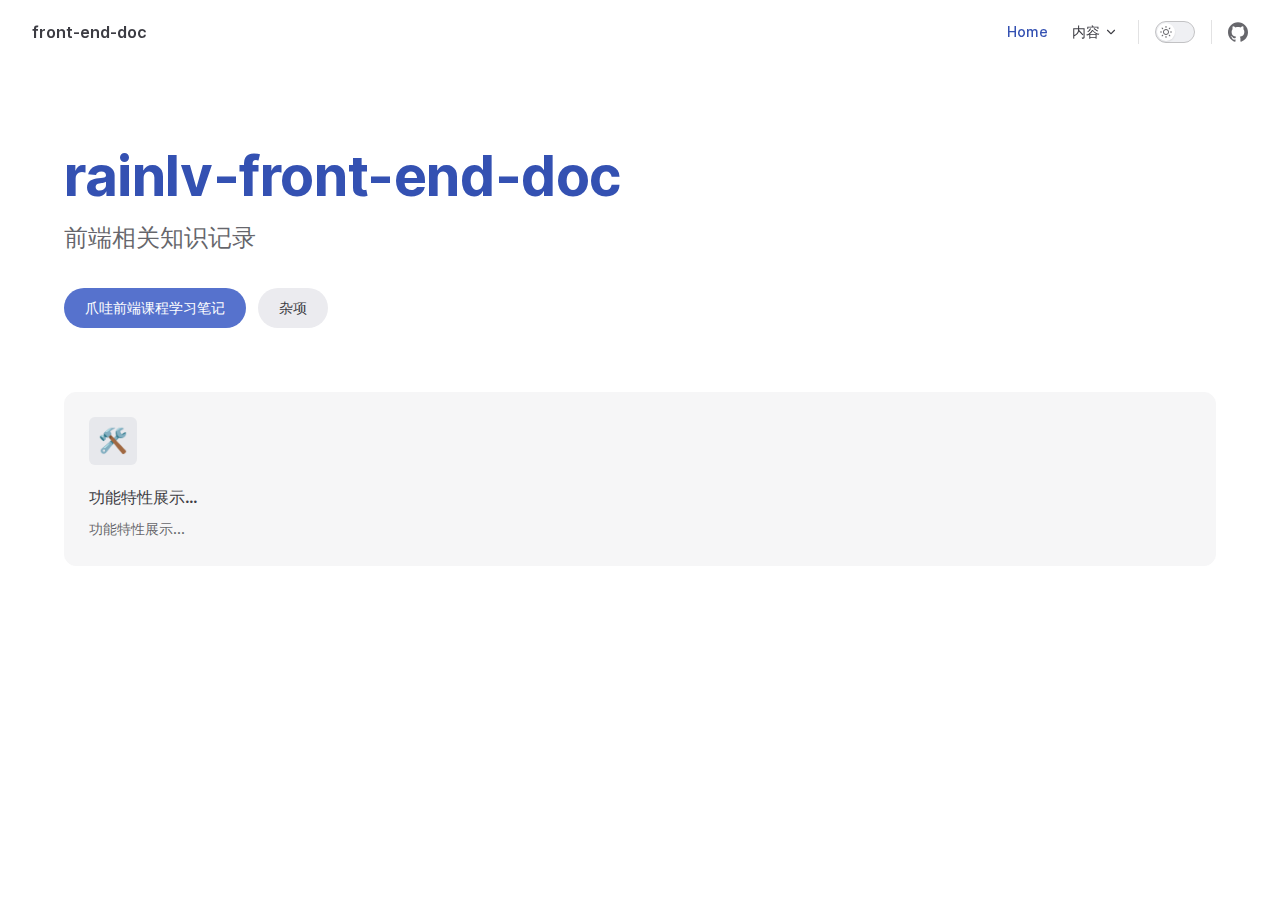
<file: index.html>
<!DOCTYPE html>
<html lang="en-US" dir="ltr">
  <head>
    <meta charset="utf-8">
    <meta name="viewport" content="width=device-width,initial-scale=1">
    <title>front-end-doc | front-end-doc</title>
    <meta name="description" content="前端相关知识点和爪哇课程相关笔记">
    <meta name="generator" content="VitePress v1.0.0-rc.29">
    <link rel="preload stylesheet" href="/assets/style.YaifAsS7.css" as="style">
    
    <script type="module" src="/assets/app.BZnDgqKj.js"></script>
    <link rel="preload" href="/assets/inter-roman-latin.bvIUbFQP.woff2" as="font" type="font/woff2" crossorigin="">
    <link rel="modulepreload" href="/assets/chunks/framework.LBXiIpgL.js">
    <link rel="modulepreload" href="/assets/chunks/theme.0xuRr5Ra.js">
    <link rel="modulepreload" href="/assets/index.md.PQIAw-Cu.lean.js">
    <link rel="icon" href="/logoIcon.png">
    <link rel="preconnect" href="https://fonts.googleapis.com">
    <link rel="preconnect" href="https://fonts.gstatic.com" crossorigin="">
    <link href="https://fonts.googleapis.com/css2?family=Roboto&amp;display=swap" rel="stylesheet">
    <link rel="stylesheet" href="https://cdn.jsdelivr.net/npm/@fancyapps/ui/dist/fancybox.css">
    <script src="https://cdn.jsdelivr.net/npm/@fancyapps/ui@4.0/dist/fancybox.umd.js"></script>
    <script id="check-dark-mode">(()=>{const e=localStorage.getItem("vitepress-theme-appearance")||"auto",a=window.matchMedia("(prefers-color-scheme: dark)").matches;(!e||e==="auto"?a:e==="dark")&&document.documentElement.classList.add("dark")})();</script>
    <script id="check-mac-os">document.documentElement.classList.toggle("mac",/Mac|iPhone|iPod|iPad/i.test(navigator.platform));</script>
  </head>
  <body>
    <div id="app"><div class="Layout" data-v-adec1f40><!--[--><!--]--><!--[--><span tabindex="-1" data-v-a87c9c2a></span><a href="#VPContent" class="VPSkipLink visually-hidden" data-v-a87c9c2a> Skip to content </a><!--]--><!----><header class="VPNav" data-v-adec1f40 data-v-9fe49155><div class="VPNavBar top" data-v-9fe49155 data-v-32b77f8b><div class="container" data-v-32b77f8b><div class="title" data-v-32b77f8b><div class="VPNavBarTitle" data-v-32b77f8b data-v-42671280><a class="title" href="/" data-v-42671280><!--[--><!--]--><!----><!--[-->front-end-doc<!--]--><!--[--><!--]--></a></div></div><div class="content" data-v-32b77f8b><div class="curtain" data-v-32b77f8b></div><div class="content-body" data-v-32b77f8b><!--[--><!--]--><div class="VPNavBarSearch search" data-v-32b77f8b><!----></div><nav aria-labelledby="main-nav-aria-label" class="VPNavBarMenu menu" data-v-32b77f8b data-v-60064006><span id="main-nav-aria-label" class="visually-hidden" data-v-60064006>Main Navigation</span><!--[--><!--[--><a class="VPLink link VPNavBarMenuLink active" href="/" tabindex="0" data-v-60064006 data-v-667d81be><!--[--><span data-v-667d81be>Home</span><!--]--></a><!--]--><!--[--><div class="VPFlyout VPNavBarMenuGroup" data-v-60064006 data-v-1582ad74><button type="button" class="button" aria-haspopup="true" aria-expanded="false" data-v-1582ad74><span class="text" data-v-1582ad74><!----><span data-v-1582ad74>内容</span><svg xmlns="http://www.w3.org/2000/svg" aria-hidden="true" focusable="false" viewbox="0 0 24 24" class="text-icon" data-v-1582ad74><path d="M12,16c-0.3,0-0.5-0.1-0.7-0.3l-6-6c-0.4-0.4-0.4-1,0-1.4s1-0.4,1.4,0l5.3,5.3l5.3-5.3c0.4-0.4,1-0.4,1.4,0s0.4,1,0,1.4l-6,6C12.5,15.9,12.3,16,12,16z"></path></svg></span></button><div class="menu" data-v-1582ad74><div class="VPMenu" data-v-1582ad74 data-v-504e7144><div class="items" data-v-504e7144><!--[--><!--[--><div class="VPMenuLink" data-v-504e7144 data-v-102e8ef3><a class="VPLink link" href="/zhaowa/this%E6%8C%87%E9%92%88-%E9%97%AD%E5%8C%85-%E4%BD%9C%E7%94%A8%E5%9F%9F.html" data-v-102e8ef3><!--[-->爪哇前端课程学习笔记<!--]--></a></div><!--]--><!--]--></div><!--[--><!--]--></div></div></div><!--]--><!--]--></nav><!----><div class="VPNavBarAppearance appearance" data-v-32b77f8b data-v-3d779dbb><button class="VPSwitch VPSwitchAppearance" type="button" role="switch" title="Switch to dark theme" aria-checked="false" data-v-3d779dbb data-v-ce6357a8 data-v-c84c1cab><span class="check" data-v-c84c1cab><span class="icon" data-v-c84c1cab><!--[--><svg xmlns="http://www.w3.org/2000/svg" aria-hidden="true" focusable="false" viewbox="0 0 24 24" class="sun" data-v-ce6357a8><path d="M12,18c-3.3,0-6-2.7-6-6s2.7-6,6-6s6,2.7,6,6S15.3,18,12,18zM12,8c-2.2,0-4,1.8-4,4c0,2.2,1.8,4,4,4c2.2,0,4-1.8,4-4C16,9.8,14.2,8,12,8z"></path><path d="M12,4c-0.6,0-1-0.4-1-1V1c0-0.6,0.4-1,1-1s1,0.4,1,1v2C13,3.6,12.6,4,12,4z"></path><path d="M12,24c-0.6,0-1-0.4-1-1v-2c0-0.6,0.4-1,1-1s1,0.4,1,1v2C13,23.6,12.6,24,12,24z"></path><path d="M5.6,6.6c-0.3,0-0.5-0.1-0.7-0.3L3.5,4.9c-0.4-0.4-0.4-1,0-1.4s1-0.4,1.4,0l1.4,1.4c0.4,0.4,0.4,1,0,1.4C6.2,6.5,5.9,6.6,5.6,6.6z"></path><path d="M19.8,20.8c-0.3,0-0.5-0.1-0.7-0.3l-1.4-1.4c-0.4-0.4-0.4-1,0-1.4s1-0.4,1.4,0l1.4,1.4c0.4,0.4,0.4,1,0,1.4C20.3,20.7,20,20.8,19.8,20.8z"></path><path d="M3,13H1c-0.6,0-1-0.4-1-1s0.4-1,1-1h2c0.6,0,1,0.4,1,1S3.6,13,3,13z"></path><path d="M23,13h-2c-0.6,0-1-0.4-1-1s0.4-1,1-1h2c0.6,0,1,0.4,1,1S23.6,13,23,13z"></path><path d="M4.2,20.8c-0.3,0-0.5-0.1-0.7-0.3c-0.4-0.4-0.4-1,0-1.4l1.4-1.4c0.4-0.4,1-0.4,1.4,0s0.4,1,0,1.4l-1.4,1.4C4.7,20.7,4.5,20.8,4.2,20.8z"></path><path d="M18.4,6.6c-0.3,0-0.5-0.1-0.7-0.3c-0.4-0.4-0.4-1,0-1.4l1.4-1.4c0.4-0.4,1-0.4,1.4,0s0.4,1,0,1.4l-1.4,1.4C18.9,6.5,18.6,6.6,18.4,6.6z"></path></svg><svg xmlns="http://www.w3.org/2000/svg" aria-hidden="true" focusable="false" viewbox="0 0 24 24" class="moon" data-v-ce6357a8><path d="M12.1,22c-0.3,0-0.6,0-0.9,0c-5.5-0.5-9.5-5.4-9-10.9c0.4-4.8,4.2-8.6,9-9c0.4,0,0.8,0.2,1,0.5c0.2,0.3,0.2,0.8-0.1,1.1c-2,2.7-1.4,6.4,1.3,8.4c2.1,1.6,5,1.6,7.1,0c0.3-0.2,0.7-0.3,1.1-0.1c0.3,0.2,0.5,0.6,0.5,1c-0.2,2.7-1.5,5.1-3.6,6.8C16.6,21.2,14.4,22,12.1,22zM9.3,4.4c-2.9,1-5,3.6-5.2,6.8c-0.4,4.4,2.8,8.3,7.2,8.7c2.1,0.2,4.2-0.4,5.8-1.8c1.1-0.9,1.9-2.1,2.4-3.4c-2.5,0.9-5.3,0.5-7.5-1.1C9.2,11.4,8.1,7.7,9.3,4.4z"></path></svg><!--]--></span></span></button></div><div class="VPSocialLinks VPNavBarSocialLinks social-links" data-v-32b77f8b data-v-3156eb2e data-v-07ab6f47><!--[--><a class="VPSocialLink no-icon" href="https://github.com/rainbowchenx/rainbowchenx.github.io" aria-label="github" target="_blank" rel="noopener" data-v-07ab6f47 data-v-e5b0eb89><svg role="img" viewBox="0 0 24 24" xmlns="http://www.w3.org/2000/svg"><title>GitHub</title><path d="M12 .297c-6.63 0-12 5.373-12 12 0 5.303 3.438 9.8 8.205 11.385.6.113.82-.258.82-.577 0-.285-.01-1.04-.015-2.04-3.338.724-4.042-1.61-4.042-1.61C4.422 18.07 3.633 17.7 3.633 17.7c-1.087-.744.084-.729.084-.729 1.205.084 1.838 1.236 1.838 1.236 1.07 1.835 2.809 1.305 3.495.998.108-.776.417-1.305.76-1.605-2.665-.3-5.466-1.332-5.466-5.93 0-1.31.465-2.38 1.235-3.22-.135-.303-.54-1.523.105-3.176 0 0 1.005-.322 3.3 1.23.96-.267 1.98-.399 3-.405 1.02.006 2.04.138 3 .405 2.28-1.552 3.285-1.23 3.285-1.23.645 1.653.24 2.873.12 3.176.765.84 1.23 1.91 1.23 3.22 0 4.61-2.805 5.625-5.475 5.92.42.36.81 1.096.81 2.22 0 1.606-.015 2.896-.015 3.286 0 .315.21.69.825.57C20.565 22.092 24 17.592 24 12.297c0-6.627-5.373-12-12-12"/></svg></a><!--]--></div><div class="VPFlyout VPNavBarExtra extra" data-v-32b77f8b data-v-05318c2f data-v-1582ad74><button type="button" class="button" aria-haspopup="true" aria-expanded="false" aria-label="extra navigation" data-v-1582ad74><svg xmlns="http://www.w3.org/2000/svg" aria-hidden="true" focusable="false" viewbox="0 0 24 24" class="icon" data-v-1582ad74><circle cx="12" cy="12" r="2"></circle><circle cx="19" cy="12" r="2"></circle><circle cx="5" cy="12" r="2"></circle></svg></button><div class="menu" data-v-1582ad74><div class="VPMenu" data-v-1582ad74 data-v-504e7144><!----><!--[--><!--[--><!----><div class="group" data-v-05318c2f><div class="item appearance" data-v-05318c2f><p class="label" data-v-05318c2f>Appearance</p><div class="appearance-action" data-v-05318c2f><button class="VPSwitch VPSwitchAppearance" type="button" role="switch" title="Switch to dark theme" aria-checked="false" data-v-05318c2f data-v-ce6357a8 data-v-c84c1cab><span class="check" data-v-c84c1cab><span class="icon" data-v-c84c1cab><!--[--><svg xmlns="http://www.w3.org/2000/svg" aria-hidden="true" focusable="false" viewbox="0 0 24 24" class="sun" data-v-ce6357a8><path d="M12,18c-3.3,0-6-2.7-6-6s2.7-6,6-6s6,2.7,6,6S15.3,18,12,18zM12,8c-2.2,0-4,1.8-4,4c0,2.2,1.8,4,4,4c2.2,0,4-1.8,4-4C16,9.8,14.2,8,12,8z"></path><path d="M12,4c-0.6,0-1-0.4-1-1V1c0-0.6,0.4-1,1-1s1,0.4,1,1v2C13,3.6,12.6,4,12,4z"></path><path d="M12,24c-0.6,0-1-0.4-1-1v-2c0-0.6,0.4-1,1-1s1,0.4,1,1v2C13,23.6,12.6,24,12,24z"></path><path d="M5.6,6.6c-0.3,0-0.5-0.1-0.7-0.3L3.5,4.9c-0.4-0.4-0.4-1,0-1.4s1-0.4,1.4,0l1.4,1.4c0.4,0.4,0.4,1,0,1.4C6.2,6.5,5.9,6.6,5.6,6.6z"></path><path d="M19.8,20.8c-0.3,0-0.5-0.1-0.7-0.3l-1.4-1.4c-0.4-0.4-0.4-1,0-1.4s1-0.4,1.4,0l1.4,1.4c0.4,0.4,0.4,1,0,1.4C20.3,20.7,20,20.8,19.8,20.8z"></path><path d="M3,13H1c-0.6,0-1-0.4-1-1s0.4-1,1-1h2c0.6,0,1,0.4,1,1S3.6,13,3,13z"></path><path d="M23,13h-2c-0.6,0-1-0.4-1-1s0.4-1,1-1h2c0.6,0,1,0.4,1,1S23.6,13,23,13z"></path><path d="M4.2,20.8c-0.3,0-0.5-0.1-0.7-0.3c-0.4-0.4-0.4-1,0-1.4l1.4-1.4c0.4-0.4,1-0.4,1.4,0s0.4,1,0,1.4l-1.4,1.4C4.7,20.7,4.5,20.8,4.2,20.8z"></path><path d="M18.4,6.6c-0.3,0-0.5-0.1-0.7-0.3c-0.4-0.4-0.4-1,0-1.4l1.4-1.4c0.4-0.4,1-0.4,1.4,0s0.4,1,0,1.4l-1.4,1.4C18.9,6.5,18.6,6.6,18.4,6.6z"></path></svg><svg xmlns="http://www.w3.org/2000/svg" aria-hidden="true" focusable="false" viewbox="0 0 24 24" class="moon" data-v-ce6357a8><path d="M12.1,22c-0.3,0-0.6,0-0.9,0c-5.5-0.5-9.5-5.4-9-10.9c0.4-4.8,4.2-8.6,9-9c0.4,0,0.8,0.2,1,0.5c0.2,0.3,0.2,0.8-0.1,1.1c-2,2.7-1.4,6.4,1.3,8.4c2.1,1.6,5,1.6,7.1,0c0.3-0.2,0.7-0.3,1.1-0.1c0.3,0.2,0.5,0.6,0.5,1c-0.2,2.7-1.5,5.1-3.6,6.8C16.6,21.2,14.4,22,12.1,22zM9.3,4.4c-2.9,1-5,3.6-5.2,6.8c-0.4,4.4,2.8,8.3,7.2,8.7c2.1,0.2,4.2-0.4,5.8-1.8c1.1-0.9,1.9-2.1,2.4-3.4c-2.5,0.9-5.3,0.5-7.5-1.1C9.2,11.4,8.1,7.7,9.3,4.4z"></path></svg><!--]--></span></span></button></div></div></div><div class="group" data-v-05318c2f><div class="item social-links" data-v-05318c2f><div class="VPSocialLinks social-links-list" data-v-05318c2f data-v-07ab6f47><!--[--><a class="VPSocialLink no-icon" href="https://github.com/rainbowchenx/rainbowchenx.github.io" aria-label="github" target="_blank" rel="noopener" data-v-07ab6f47 data-v-e5b0eb89><svg role="img" viewBox="0 0 24 24" xmlns="http://www.w3.org/2000/svg"><title>GitHub</title><path d="M12 .297c-6.63 0-12 5.373-12 12 0 5.303 3.438 9.8 8.205 11.385.6.113.82-.258.82-.577 0-.285-.01-1.04-.015-2.04-3.338.724-4.042-1.61-4.042-1.61C4.422 18.07 3.633 17.7 3.633 17.7c-1.087-.744.084-.729.084-.729 1.205.084 1.838 1.236 1.838 1.236 1.07 1.835 2.809 1.305 3.495.998.108-.776.417-1.305.76-1.605-2.665-.3-5.466-1.332-5.466-5.93 0-1.31.465-2.38 1.235-3.22-.135-.303-.54-1.523.105-3.176 0 0 1.005-.322 3.3 1.23.96-.267 1.98-.399 3-.405 1.02.006 2.04.138 3 .405 2.28-1.552 3.285-1.23 3.285-1.23.645 1.653.24 2.873.12 3.176.765.84 1.23 1.91 1.23 3.22 0 4.61-2.805 5.625-5.475 5.92.42.36.81 1.096.81 2.22 0 1.606-.015 2.896-.015 3.286 0 .315.21.69.825.57C20.565 22.092 24 17.592 24 12.297c0-6.627-5.373-12-12-12"/></svg></a><!--]--></div></div></div><!--]--><!--]--></div></div></div><!--[--><!--]--><button type="button" class="VPNavBarHamburger hamburger" aria-label="mobile navigation" aria-expanded="false" aria-controls="VPNavScreen" data-v-32b77f8b data-v-f3104a7f><span class="container" data-v-f3104a7f><span class="top" data-v-f3104a7f></span><span class="middle" data-v-f3104a7f></span><span class="bottom" data-v-f3104a7f></span></span></button></div></div></div></div><!----></header><!----><!----><div class="VPContent is-home" id="VPContent" data-v-adec1f40 data-v-fb742535><div class="VPHome" data-v-fb742535 data-v-1a48d21b><!--[--><!--]--><div class="VPHero VPHomeHero" data-v-1a48d21b data-v-9d990d0f><div class="container" data-v-9d990d0f><div class="main" data-v-9d990d0f><!--[--><h1 class="name" data-v-9d990d0f><span class="clip" data-v-9d990d0f>rainlv-front-end-doc</span></h1><!----><p class="tagline" data-v-9d990d0f>前端相关知识记录</p><!--]--><div class="actions" data-v-9d990d0f><!--[--><div class="action" data-v-9d990d0f><a class="VPButton medium brand" href="/zhaowa/this%E6%8C%87%E9%92%88-%E9%97%AD%E5%8C%85-%E4%BD%9C%E7%94%A8%E5%9F%9F.html" data-v-9d990d0f data-v-34995d7c>爪哇前端课程学习笔记</a></div><div class="action" data-v-9d990d0f><a class="VPButton medium alt" href="/markdown-examples.html" data-v-9d990d0f data-v-34995d7c>杂项</a></div><!--]--></div></div><!----></div></div><!--[--><!--]--><!--[--><!--]--><div class="VPFeatures VPHomeFeatures" data-v-1a48d21b data-v-cb2f265f><div class="container" data-v-cb2f265f><div class="items" data-v-cb2f265f><!--[--><div class="item" data-v-cb2f265f><div class="VPLink no-icon VPFeature" data-v-cb2f265f data-v-982d69a7><!--[--><article class="box" data-v-982d69a7><div class="icon" data-v-982d69a7>🛠️</div><h2 class="title" data-v-982d69a7>功能特性展示...</h2><p class="details" data-v-982d69a7>功能特性展示...</p><!----></article><!--]--></div></div><!--]--></div></div></div><!--[--><!--]--><div style="position:relative;" data-v-1a48d21b><div></div></div></div></div><!----><!--[--><!--]--></div></div>
    <script>window.__VP_HASH_MAP__=JSON.parse("{\"mianshi_html.md\":\"6v5H-_Kp\",\"api-examples.md\":\"UsweLFBe\",\"markdown-examples.md\":\"tcoWGw6-\",\"index.md\":\"PQIAw-Cu\",\"zhaowa_js性能优化.md\":\"junqAnPn\",\"zhaowa_vue基础.md\":\"mDmK0QIP\",\"zhaowa_vue高级.md\":\"h1FJTi7O\",\"zhaowa_vue源码解析.md\":\"KOvBmRd-\",\"zhaowa_浏览器相关.md\":\"DPOp42fK\",\"zhaowa_this指针-闭包-作用域.md\":\"wF5iDFBh\",\"zhaowa_面对对象编程-原型以及原型链.md\":\"72qo2Y7C\",\"zhaowa_promise规范极其应用.md\":\"bp_h178x\",\"zhaowa_js模块化.md\":\"WwX1kSwH\"}");window.__VP_SITE_DATA__=JSON.parse("{\"lang\":\"en-US\",\"dir\":\"ltr\",\"title\":\"front-end-doc\",\"description\":\"前端相关知识点和爪哇课程相关笔记\",\"base\":\"/\",\"head\":[],\"router\":{\"prefetchLinks\":true},\"appearance\":true,\"themeConfig\":{\"nav\":[{\"text\":\"Home\",\"link\":\"/\"},{\"text\":\"内容\",\"items\":[{\"text\":\"爪哇前端课程学习笔记\",\"link\":\"/zhaowa/this指针-闭包-作用域\"}]}],\"sidebar\":[{\"text\":\"第一章\",\"items\":[{\"text\":\"this指针/闭包/作用域\",\"link\":\"/zhaowa/this指针-闭包-作用域\"},{\"text\":\"面对对象编程/原型以及原型链\",\"link\":\"/zhaowa/面对对象编程-原型以及原型链\"},{\"text\":\"promise规范极其应用\",\"link\":\"/zhaowa/promise规范极其应用\"},{\"text\":\"JS模块化\",\"link\":\"/zhaowa/JS模块化\"},{\"text\":\"js性能优化\",\"link\":\"/zhaowa/js性能优化\"}],\"collapsible\":true,\"collapsed\":true},{\"text\":\"第二章\",\"items\":[{\"text\":\"Markdown Examples\",\"link\":\"/markdown-examples\"},{\"text\":\"Runtime API Examples\",\"link\":\"/api-examples\"},{\"text\":\"VUE基础\",\"link\":\"/zhaowa/VUE基础\"},{\"text\":\"VUE高级\",\"link\":\"/zhaowa/VUE高级\"},{\"text\":\"vue源码解析\",\"link\":\"/zhaowa/vue源码解析\"}],\"collapsible\":true,\"collapsed\":true}],\"socialLinks\":[{\"icon\":\"github\",\"link\":\"https://github.com/rainbowchenx/rainbowchenx.github.io\"}]},\"locales\":{},\"scrollOffset\":90,\"cleanUrls\":false}");</script>
    
  </body>
</html>
</file>
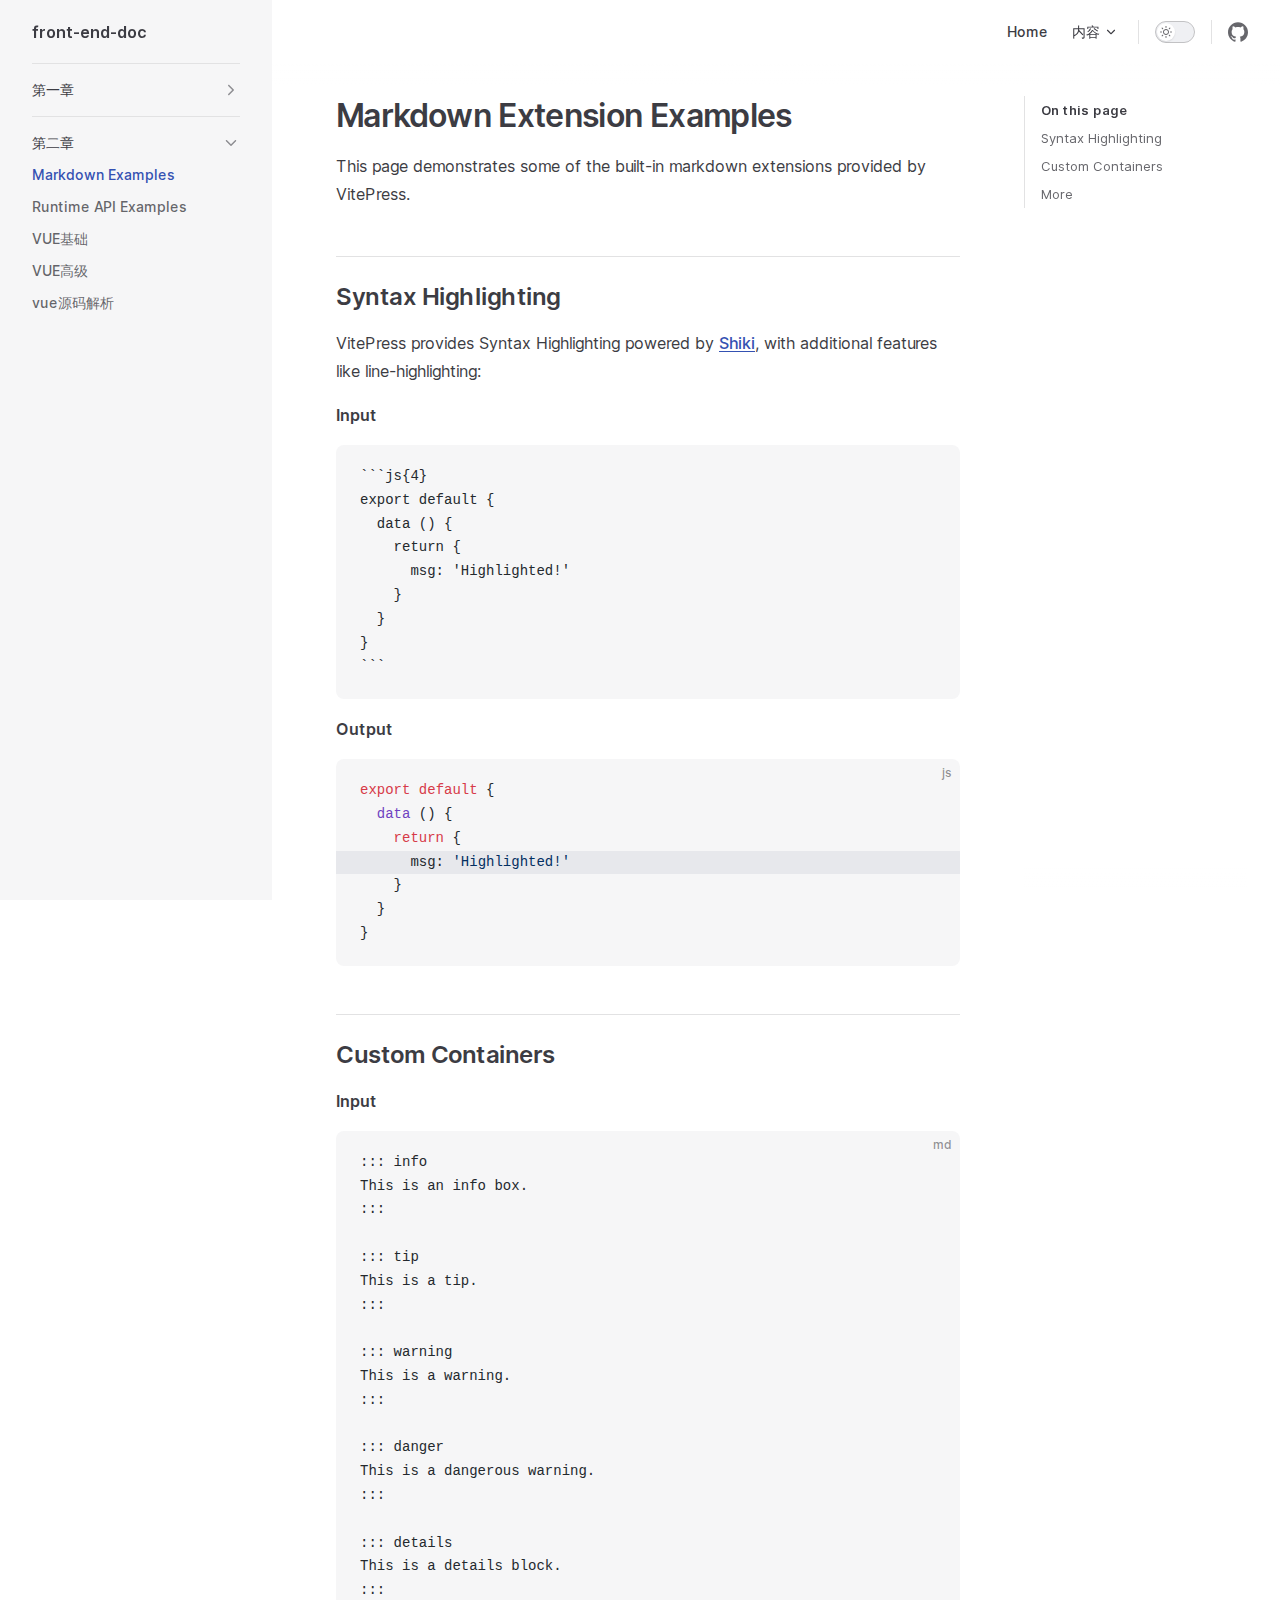
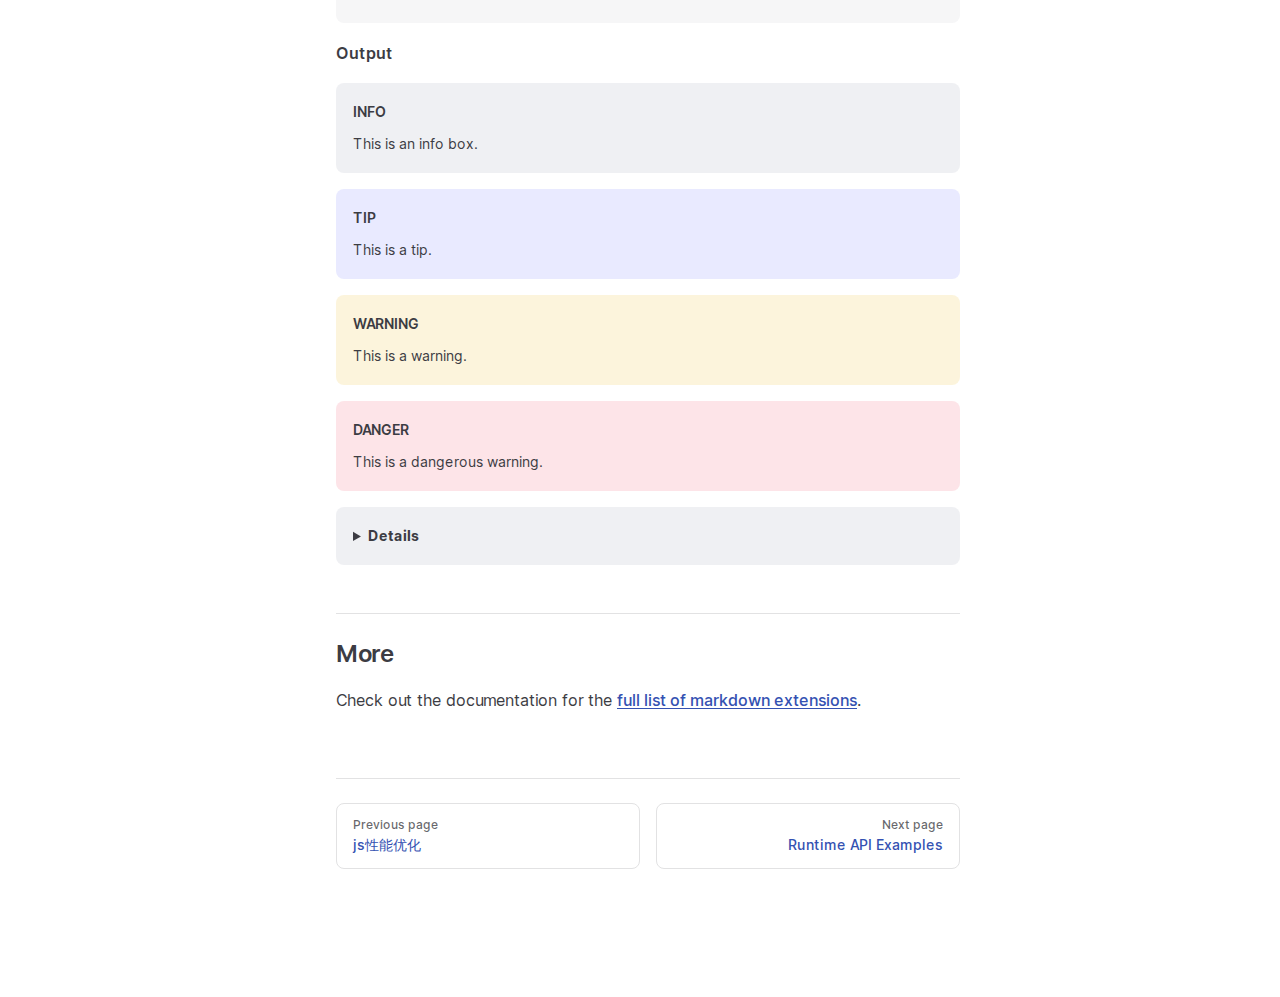
<file: markdown-examples.html>
<!DOCTYPE html>
<html lang="en-US" dir="ltr">
  <head>
    <meta charset="utf-8">
    <meta name="viewport" content="width=device-width,initial-scale=1">
    <title>Markdown Extension Examples | front-end-doc</title>
    <meta name="description" content="前端相关知识点和爪哇课程相关笔记">
    <meta name="generator" content="VitePress v1.0.0-rc.29">
    <link rel="preload stylesheet" href="/assets/style.YaifAsS7.css" as="style">
    
    <script type="module" src="/assets/app.BZnDgqKj.js"></script>
    <link rel="preload" href="/assets/inter-roman-latin.bvIUbFQP.woff2" as="font" type="font/woff2" crossorigin="">
    <link rel="modulepreload" href="/assets/chunks/framework.LBXiIpgL.js">
    <link rel="modulepreload" href="/assets/chunks/theme.0xuRr5Ra.js">
    <link rel="modulepreload" href="/assets/markdown-examples.md.tcoWGw6-.lean.js">
    <link rel="icon" href="/logoIcon.png">
    <link rel="preconnect" href="https://fonts.googleapis.com">
    <link rel="preconnect" href="https://fonts.gstatic.com" crossorigin="">
    <link href="https://fonts.googleapis.com/css2?family=Roboto&amp;display=swap" rel="stylesheet">
    <link rel="stylesheet" href="https://cdn.jsdelivr.net/npm/@fancyapps/ui/dist/fancybox.css">
    <script src="https://cdn.jsdelivr.net/npm/@fancyapps/ui@4.0/dist/fancybox.umd.js"></script>
    <script id="check-dark-mode">(()=>{const e=localStorage.getItem("vitepress-theme-appearance")||"auto",a=window.matchMedia("(prefers-color-scheme: dark)").matches;(!e||e==="auto"?a:e==="dark")&&document.documentElement.classList.add("dark")})();</script>
    <script id="check-mac-os">document.documentElement.classList.toggle("mac",/Mac|iPhone|iPod|iPad/i.test(navigator.platform));</script>
  </head>
  <body>
    <div id="app"><div class="Layout" data-v-adec1f40><!--[--><!--]--><!--[--><span tabindex="-1" data-v-a87c9c2a></span><a href="#VPContent" class="VPSkipLink visually-hidden" data-v-a87c9c2a> Skip to content </a><!--]--><!----><header class="VPNav" data-v-adec1f40 data-v-9fe49155><div class="VPNavBar has-sidebar" data-v-9fe49155 data-v-32b77f8b><div class="container" data-v-32b77f8b><div class="title" data-v-32b77f8b><div class="VPNavBarTitle has-sidebar" data-v-32b77f8b data-v-42671280><a class="title" href="/" data-v-42671280><!--[--><!--]--><!----><!--[-->front-end-doc<!--]--><!--[--><!--]--></a></div></div><div class="content" data-v-32b77f8b><div class="curtain" data-v-32b77f8b></div><div class="content-body" data-v-32b77f8b><!--[--><!--]--><div class="VPNavBarSearch search" data-v-32b77f8b><!----></div><nav aria-labelledby="main-nav-aria-label" class="VPNavBarMenu menu" data-v-32b77f8b data-v-60064006><span id="main-nav-aria-label" class="visually-hidden" data-v-60064006>Main Navigation</span><!--[--><!--[--><a class="VPLink link VPNavBarMenuLink" href="/" tabindex="0" data-v-60064006 data-v-667d81be><!--[--><span data-v-667d81be>Home</span><!--]--></a><!--]--><!--[--><div class="VPFlyout VPNavBarMenuGroup" data-v-60064006 data-v-1582ad74><button type="button" class="button" aria-haspopup="true" aria-expanded="false" data-v-1582ad74><span class="text" data-v-1582ad74><!----><span data-v-1582ad74>内容</span><svg xmlns="http://www.w3.org/2000/svg" aria-hidden="true" focusable="false" viewbox="0 0 24 24" class="text-icon" data-v-1582ad74><path d="M12,16c-0.3,0-0.5-0.1-0.7-0.3l-6-6c-0.4-0.4-0.4-1,0-1.4s1-0.4,1.4,0l5.3,5.3l5.3-5.3c0.4-0.4,1-0.4,1.4,0s0.4,1,0,1.4l-6,6C12.5,15.9,12.3,16,12,16z"></path></svg></span></button><div class="menu" data-v-1582ad74><div class="VPMenu" data-v-1582ad74 data-v-504e7144><div class="items" data-v-504e7144><!--[--><!--[--><div class="VPMenuLink" data-v-504e7144 data-v-102e8ef3><a class="VPLink link" href="/zhaowa/this%E6%8C%87%E9%92%88-%E9%97%AD%E5%8C%85-%E4%BD%9C%E7%94%A8%E5%9F%9F.html" data-v-102e8ef3><!--[-->爪哇前端课程学习笔记<!--]--></a></div><!--]--><!--]--></div><!--[--><!--]--></div></div></div><!--]--><!--]--></nav><!----><div class="VPNavBarAppearance appearance" data-v-32b77f8b data-v-3d779dbb><button class="VPSwitch VPSwitchAppearance" type="button" role="switch" title="Switch to dark theme" aria-checked="false" data-v-3d779dbb data-v-ce6357a8 data-v-c84c1cab><span class="check" data-v-c84c1cab><span class="icon" data-v-c84c1cab><!--[--><svg xmlns="http://www.w3.org/2000/svg" aria-hidden="true" focusable="false" viewbox="0 0 24 24" class="sun" data-v-ce6357a8><path d="M12,18c-3.3,0-6-2.7-6-6s2.7-6,6-6s6,2.7,6,6S15.3,18,12,18zM12,8c-2.2,0-4,1.8-4,4c0,2.2,1.8,4,4,4c2.2,0,4-1.8,4-4C16,9.8,14.2,8,12,8z"></path><path d="M12,4c-0.6,0-1-0.4-1-1V1c0-0.6,0.4-1,1-1s1,0.4,1,1v2C13,3.6,12.6,4,12,4z"></path><path d="M12,24c-0.6,0-1-0.4-1-1v-2c0-0.6,0.4-1,1-1s1,0.4,1,1v2C13,23.6,12.6,24,12,24z"></path><path d="M5.6,6.6c-0.3,0-0.5-0.1-0.7-0.3L3.5,4.9c-0.4-0.4-0.4-1,0-1.4s1-0.4,1.4,0l1.4,1.4c0.4,0.4,0.4,1,0,1.4C6.2,6.5,5.9,6.6,5.6,6.6z"></path><path d="M19.8,20.8c-0.3,0-0.5-0.1-0.7-0.3l-1.4-1.4c-0.4-0.4-0.4-1,0-1.4s1-0.4,1.4,0l1.4,1.4c0.4,0.4,0.4,1,0,1.4C20.3,20.7,20,20.8,19.8,20.8z"></path><path d="M3,13H1c-0.6,0-1-0.4-1-1s0.4-1,1-1h2c0.6,0,1,0.4,1,1S3.6,13,3,13z"></path><path d="M23,13h-2c-0.6,0-1-0.4-1-1s0.4-1,1-1h2c0.6,0,1,0.4,1,1S23.6,13,23,13z"></path><path d="M4.2,20.8c-0.3,0-0.5-0.1-0.7-0.3c-0.4-0.4-0.4-1,0-1.4l1.4-1.4c0.4-0.4,1-0.4,1.4,0s0.4,1,0,1.4l-1.4,1.4C4.7,20.7,4.5,20.8,4.2,20.8z"></path><path d="M18.4,6.6c-0.3,0-0.5-0.1-0.7-0.3c-0.4-0.4-0.4-1,0-1.4l1.4-1.4c0.4-0.4,1-0.4,1.4,0s0.4,1,0,1.4l-1.4,1.4C18.9,6.5,18.6,6.6,18.4,6.6z"></path></svg><svg xmlns="http://www.w3.org/2000/svg" aria-hidden="true" focusable="false" viewbox="0 0 24 24" class="moon" data-v-ce6357a8><path d="M12.1,22c-0.3,0-0.6,0-0.9,0c-5.5-0.5-9.5-5.4-9-10.9c0.4-4.8,4.2-8.6,9-9c0.4,0,0.8,0.2,1,0.5c0.2,0.3,0.2,0.8-0.1,1.1c-2,2.7-1.4,6.4,1.3,8.4c2.1,1.6,5,1.6,7.1,0c0.3-0.2,0.7-0.3,1.1-0.1c0.3,0.2,0.5,0.6,0.5,1c-0.2,2.7-1.5,5.1-3.6,6.8C16.6,21.2,14.4,22,12.1,22zM9.3,4.4c-2.9,1-5,3.6-5.2,6.8c-0.4,4.4,2.8,8.3,7.2,8.7c2.1,0.2,4.2-0.4,5.8-1.8c1.1-0.9,1.9-2.1,2.4-3.4c-2.5,0.9-5.3,0.5-7.5-1.1C9.2,11.4,8.1,7.7,9.3,4.4z"></path></svg><!--]--></span></span></button></div><div class="VPSocialLinks VPNavBarSocialLinks social-links" data-v-32b77f8b data-v-3156eb2e data-v-07ab6f47><!--[--><a class="VPSocialLink no-icon" href="https://github.com/rainbowchenx/rainbowchenx.github.io" aria-label="github" target="_blank" rel="noopener" data-v-07ab6f47 data-v-e5b0eb89><svg role="img" viewBox="0 0 24 24" xmlns="http://www.w3.org/2000/svg"><title>GitHub</title><path d="M12 .297c-6.63 0-12 5.373-12 12 0 5.303 3.438 9.8 8.205 11.385.6.113.82-.258.82-.577 0-.285-.01-1.04-.015-2.04-3.338.724-4.042-1.61-4.042-1.61C4.422 18.07 3.633 17.7 3.633 17.7c-1.087-.744.084-.729.084-.729 1.205.084 1.838 1.236 1.838 1.236 1.07 1.835 2.809 1.305 3.495.998.108-.776.417-1.305.76-1.605-2.665-.3-5.466-1.332-5.466-5.93 0-1.31.465-2.38 1.235-3.22-.135-.303-.54-1.523.105-3.176 0 0 1.005-.322 3.3 1.23.96-.267 1.98-.399 3-.405 1.02.006 2.04.138 3 .405 2.28-1.552 3.285-1.23 3.285-1.23.645 1.653.24 2.873.12 3.176.765.84 1.23 1.91 1.23 3.22 0 4.61-2.805 5.625-5.475 5.92.42.36.81 1.096.81 2.22 0 1.606-.015 2.896-.015 3.286 0 .315.21.69.825.57C20.565 22.092 24 17.592 24 12.297c0-6.627-5.373-12-12-12"/></svg></a><!--]--></div><div class="VPFlyout VPNavBarExtra extra" data-v-32b77f8b data-v-05318c2f data-v-1582ad74><button type="button" class="button" aria-haspopup="true" aria-expanded="false" aria-label="extra navigation" data-v-1582ad74><svg xmlns="http://www.w3.org/2000/svg" aria-hidden="true" focusable="false" viewbox="0 0 24 24" class="icon" data-v-1582ad74><circle cx="12" cy="12" r="2"></circle><circle cx="19" cy="12" r="2"></circle><circle cx="5" cy="12" r="2"></circle></svg></button><div class="menu" data-v-1582ad74><div class="VPMenu" data-v-1582ad74 data-v-504e7144><!----><!--[--><!--[--><!----><div class="group" data-v-05318c2f><div class="item appearance" data-v-05318c2f><p class="label" data-v-05318c2f>Appearance</p><div class="appearance-action" data-v-05318c2f><button class="VPSwitch VPSwitchAppearance" type="button" role="switch" title="Switch to dark theme" aria-checked="false" data-v-05318c2f data-v-ce6357a8 data-v-c84c1cab><span class="check" data-v-c84c1cab><span class="icon" data-v-c84c1cab><!--[--><svg xmlns="http://www.w3.org/2000/svg" aria-hidden="true" focusable="false" viewbox="0 0 24 24" class="sun" data-v-ce6357a8><path d="M12,18c-3.3,0-6-2.7-6-6s2.7-6,6-6s6,2.7,6,6S15.3,18,12,18zM12,8c-2.2,0-4,1.8-4,4c0,2.2,1.8,4,4,4c2.2,0,4-1.8,4-4C16,9.8,14.2,8,12,8z"></path><path d="M12,4c-0.6,0-1-0.4-1-1V1c0-0.6,0.4-1,1-1s1,0.4,1,1v2C13,3.6,12.6,4,12,4z"></path><path d="M12,24c-0.6,0-1-0.4-1-1v-2c0-0.6,0.4-1,1-1s1,0.4,1,1v2C13,23.6,12.6,24,12,24z"></path><path d="M5.6,6.6c-0.3,0-0.5-0.1-0.7-0.3L3.5,4.9c-0.4-0.4-0.4-1,0-1.4s1-0.4,1.4,0l1.4,1.4c0.4,0.4,0.4,1,0,1.4C6.2,6.5,5.9,6.6,5.6,6.6z"></path><path d="M19.8,20.8c-0.3,0-0.5-0.1-0.7-0.3l-1.4-1.4c-0.4-0.4-0.4-1,0-1.4s1-0.4,1.4,0l1.4,1.4c0.4,0.4,0.4,1,0,1.4C20.3,20.7,20,20.8,19.8,20.8z"></path><path d="M3,13H1c-0.6,0-1-0.4-1-1s0.4-1,1-1h2c0.6,0,1,0.4,1,1S3.6,13,3,13z"></path><path d="M23,13h-2c-0.6,0-1-0.4-1-1s0.4-1,1-1h2c0.6,0,1,0.4,1,1S23.6,13,23,13z"></path><path d="M4.2,20.8c-0.3,0-0.5-0.1-0.7-0.3c-0.4-0.4-0.4-1,0-1.4l1.4-1.4c0.4-0.4,1-0.4,1.4,0s0.4,1,0,1.4l-1.4,1.4C4.7,20.7,4.5,20.8,4.2,20.8z"></path><path d="M18.4,6.6c-0.3,0-0.5-0.1-0.7-0.3c-0.4-0.4-0.4-1,0-1.4l1.4-1.4c0.4-0.4,1-0.4,1.4,0s0.4,1,0,1.4l-1.4,1.4C18.9,6.5,18.6,6.6,18.4,6.6z"></path></svg><svg xmlns="http://www.w3.org/2000/svg" aria-hidden="true" focusable="false" viewbox="0 0 24 24" class="moon" data-v-ce6357a8><path d="M12.1,22c-0.3,0-0.6,0-0.9,0c-5.5-0.5-9.5-5.4-9-10.9c0.4-4.8,4.2-8.6,9-9c0.4,0,0.8,0.2,1,0.5c0.2,0.3,0.2,0.8-0.1,1.1c-2,2.7-1.4,6.4,1.3,8.4c2.1,1.6,5,1.6,7.1,0c0.3-0.2,0.7-0.3,1.1-0.1c0.3,0.2,0.5,0.6,0.5,1c-0.2,2.7-1.5,5.1-3.6,6.8C16.6,21.2,14.4,22,12.1,22zM9.3,4.4c-2.9,1-5,3.6-5.2,6.8c-0.4,4.4,2.8,8.3,7.2,8.7c2.1,0.2,4.2-0.4,5.8-1.8c1.1-0.9,1.9-2.1,2.4-3.4c-2.5,0.9-5.3,0.5-7.5-1.1C9.2,11.4,8.1,7.7,9.3,4.4z"></path></svg><!--]--></span></span></button></div></div></div><div class="group" data-v-05318c2f><div class="item social-links" data-v-05318c2f><div class="VPSocialLinks social-links-list" data-v-05318c2f data-v-07ab6f47><!--[--><a class="VPSocialLink no-icon" href="https://github.com/rainbowchenx/rainbowchenx.github.io" aria-label="github" target="_blank" rel="noopener" data-v-07ab6f47 data-v-e5b0eb89><svg role="img" viewBox="0 0 24 24" xmlns="http://www.w3.org/2000/svg"><title>GitHub</title><path d="M12 .297c-6.63 0-12 5.373-12 12 0 5.303 3.438 9.8 8.205 11.385.6.113.82-.258.82-.577 0-.285-.01-1.04-.015-2.04-3.338.724-4.042-1.61-4.042-1.61C4.422 18.07 3.633 17.7 3.633 17.7c-1.087-.744.084-.729.084-.729 1.205.084 1.838 1.236 1.838 1.236 1.07 1.835 2.809 1.305 3.495.998.108-.776.417-1.305.76-1.605-2.665-.3-5.466-1.332-5.466-5.93 0-1.31.465-2.38 1.235-3.22-.135-.303-.54-1.523.105-3.176 0 0 1.005-.322 3.3 1.23.96-.267 1.98-.399 3-.405 1.02.006 2.04.138 3 .405 2.28-1.552 3.285-1.23 3.285-1.23.645 1.653.24 2.873.12 3.176.765.84 1.23 1.91 1.23 3.22 0 4.61-2.805 5.625-5.475 5.92.42.36.81 1.096.81 2.22 0 1.606-.015 2.896-.015 3.286 0 .315.21.69.825.57C20.565 22.092 24 17.592 24 12.297c0-6.627-5.373-12-12-12"/></svg></a><!--]--></div></div></div><!--]--><!--]--></div></div></div><!--[--><!--]--><button type="button" class="VPNavBarHamburger hamburger" aria-label="mobile navigation" aria-expanded="false" aria-controls="VPNavScreen" data-v-32b77f8b data-v-f3104a7f><span class="container" data-v-f3104a7f><span class="top" data-v-f3104a7f></span><span class="middle" data-v-f3104a7f></span><span class="bottom" data-v-f3104a7f></span></span></button></div></div></div></div><!----></header><div class="VPLocalNav reached-top" data-v-adec1f40 data-v-47295488><button class="menu" aria-expanded="false" aria-controls="VPSidebarNav" data-v-47295488><svg xmlns="http://www.w3.org/2000/svg" aria-hidden="true" focusable="false" viewbox="0 0 24 24" class="menu-icon" data-v-47295488><path d="M17,11H3c-0.6,0-1-0.4-1-1s0.4-1,1-1h14c0.6,0,1,0.4,1,1S17.6,11,17,11z"></path><path d="M21,7H3C2.4,7,2,6.6,2,6s0.4-1,1-1h18c0.6,0,1,0.4,1,1S21.6,7,21,7z"></path><path d="M21,15H3c-0.6,0-1-0.4-1-1s0.4-1,1-1h18c0.6,0,1,0.4,1,1S21.6,15,21,15z"></path><path d="M17,19H3c-0.6,0-1-0.4-1-1s0.4-1,1-1h14c0.6,0,1,0.4,1,1S17.6,19,17,19z"></path></svg><span class="menu-text" data-v-47295488>Menu</span></button><div class="VPLocalNavOutlineDropdown" style="--vp-vh:0px;" data-v-47295488 data-v-ee3ec388><button data-v-ee3ec388>Return to top</button><!----></div></div><aside class="VPSidebar" data-v-adec1f40 data-v-31416dd5><div class="curtain" data-v-31416dd5></div><nav class="nav" id="VPSidebarNav" aria-labelledby="sidebar-aria-label" tabindex="-1" data-v-31416dd5><span class="visually-hidden" id="sidebar-aria-label" data-v-31416dd5> Sidebar Navigation </span><!--[--><!--]--><!--[--><div class="group" data-v-31416dd5><section class="VPSidebarItem level-0 collapsible collapsed" data-v-31416dd5 data-v-2f3d2c1e><div class="item" role="button" tabindex="0" data-v-2f3d2c1e><div class="indicator" data-v-2f3d2c1e></div><h2 class="text" data-v-2f3d2c1e>第一章</h2><div class="caret" role="button" aria-label="toggle section" tabindex="0" data-v-2f3d2c1e><svg xmlns="http://www.w3.org/2000/svg" aria-hidden="true" focusable="false" viewbox="0 0 24 24" class="caret-icon" data-v-2f3d2c1e><path d="M9,19c-0.3,0-0.5-0.1-0.7-0.3c-0.4-0.4-0.4-1,0-1.4l5.3-5.3L8.3,6.7c-0.4-0.4-0.4-1,0-1.4s1-0.4,1.4,0l6,6c0.4,0.4,0.4,1,0,1.4l-6,6C9.5,18.9,9.3,19,9,19z"></path></svg></div></div><div class="items" data-v-2f3d2c1e><!--[--><div class="VPSidebarItem level-1 is-link" data-v-2f3d2c1e data-v-2f3d2c1e><div class="item" data-v-2f3d2c1e><div class="indicator" data-v-2f3d2c1e></div><a class="VPLink link link" href="/zhaowa/this%E6%8C%87%E9%92%88-%E9%97%AD%E5%8C%85-%E4%BD%9C%E7%94%A8%E5%9F%9F.html" data-v-2f3d2c1e><!--[--><p class="text" data-v-2f3d2c1e>this指针/闭包/作用域</p><!--]--></a><!----></div><!----></div><div class="VPSidebarItem level-1 is-link" data-v-2f3d2c1e data-v-2f3d2c1e><div class="item" data-v-2f3d2c1e><div class="indicator" data-v-2f3d2c1e></div><a class="VPLink link link" href="/zhaowa/%E9%9D%A2%E5%AF%B9%E5%AF%B9%E8%B1%A1%E7%BC%96%E7%A8%8B-%E5%8E%9F%E5%9E%8B%E4%BB%A5%E5%8F%8A%E5%8E%9F%E5%9E%8B%E9%93%BE.html" data-v-2f3d2c1e><!--[--><p class="text" data-v-2f3d2c1e>面对对象编程/原型以及原型链</p><!--]--></a><!----></div><!----></div><div class="VPSidebarItem level-1 is-link" data-v-2f3d2c1e data-v-2f3d2c1e><div class="item" data-v-2f3d2c1e><div class="indicator" data-v-2f3d2c1e></div><a class="VPLink link link" href="/zhaowa/promise%E8%A7%84%E8%8C%83%E6%9E%81%E5%85%B6%E5%BA%94%E7%94%A8.html" data-v-2f3d2c1e><!--[--><p class="text" data-v-2f3d2c1e>promise规范极其应用</p><!--]--></a><!----></div><!----></div><div class="VPSidebarItem level-1 is-link" data-v-2f3d2c1e data-v-2f3d2c1e><div class="item" data-v-2f3d2c1e><div class="indicator" data-v-2f3d2c1e></div><a class="VPLink link link" href="/zhaowa/JS%E6%A8%A1%E5%9D%97%E5%8C%96.html" data-v-2f3d2c1e><!--[--><p class="text" data-v-2f3d2c1e>JS模块化</p><!--]--></a><!----></div><!----></div><div class="VPSidebarItem level-1 is-link" data-v-2f3d2c1e data-v-2f3d2c1e><div class="item" data-v-2f3d2c1e><div class="indicator" data-v-2f3d2c1e></div><a class="VPLink link link" href="/zhaowa/js%E6%80%A7%E8%83%BD%E4%BC%98%E5%8C%96.html" data-v-2f3d2c1e><!--[--><p class="text" data-v-2f3d2c1e>js性能优化</p><!--]--></a><!----></div><!----></div><!--]--></div></section></div><div class="group" data-v-31416dd5><section class="VPSidebarItem level-0 collapsible has-active" data-v-31416dd5 data-v-2f3d2c1e><div class="item" role="button" tabindex="0" data-v-2f3d2c1e><div class="indicator" data-v-2f3d2c1e></div><h2 class="text" data-v-2f3d2c1e>第二章</h2><div class="caret" role="button" aria-label="toggle section" tabindex="0" data-v-2f3d2c1e><svg xmlns="http://www.w3.org/2000/svg" aria-hidden="true" focusable="false" viewbox="0 0 24 24" class="caret-icon" data-v-2f3d2c1e><path d="M9,19c-0.3,0-0.5-0.1-0.7-0.3c-0.4-0.4-0.4-1,0-1.4l5.3-5.3L8.3,6.7c-0.4-0.4-0.4-1,0-1.4s1-0.4,1.4,0l6,6c0.4,0.4,0.4,1,0,1.4l-6,6C9.5,18.9,9.3,19,9,19z"></path></svg></div></div><div class="items" data-v-2f3d2c1e><!--[--><div class="VPSidebarItem level-1 is-link" data-v-2f3d2c1e data-v-2f3d2c1e><div class="item" data-v-2f3d2c1e><div class="indicator" data-v-2f3d2c1e></div><a class="VPLink link link" href="/markdown-examples.html" data-v-2f3d2c1e><!--[--><p class="text" data-v-2f3d2c1e>Markdown Examples</p><!--]--></a><!----></div><!----></div><div class="VPSidebarItem level-1 is-link" data-v-2f3d2c1e data-v-2f3d2c1e><div class="item" data-v-2f3d2c1e><div class="indicator" data-v-2f3d2c1e></div><a class="VPLink link link" href="/api-examples.html" data-v-2f3d2c1e><!--[--><p class="text" data-v-2f3d2c1e>Runtime API Examples</p><!--]--></a><!----></div><!----></div><div class="VPSidebarItem level-1 is-link" data-v-2f3d2c1e data-v-2f3d2c1e><div class="item" data-v-2f3d2c1e><div class="indicator" data-v-2f3d2c1e></div><a class="VPLink link link" href="/zhaowa/VUE%E5%9F%BA%E7%A1%80.html" data-v-2f3d2c1e><!--[--><p class="text" data-v-2f3d2c1e>VUE基础</p><!--]--></a><!----></div><!----></div><div class="VPSidebarItem level-1 is-link" data-v-2f3d2c1e data-v-2f3d2c1e><div class="item" data-v-2f3d2c1e><div class="indicator" data-v-2f3d2c1e></div><a class="VPLink link link" href="/zhaowa/VUE%E9%AB%98%E7%BA%A7.html" data-v-2f3d2c1e><!--[--><p class="text" data-v-2f3d2c1e>VUE高级</p><!--]--></a><!----></div><!----></div><div class="VPSidebarItem level-1 is-link" data-v-2f3d2c1e data-v-2f3d2c1e><div class="item" data-v-2f3d2c1e><div class="indicator" data-v-2f3d2c1e></div><a class="VPLink link link" href="/zhaowa/vue%E6%BA%90%E7%A0%81%E8%A7%A3%E6%9E%90.html" data-v-2f3d2c1e><!--[--><p class="text" data-v-2f3d2c1e>vue源码解析</p><!--]--></a><!----></div><!----></div><!--]--></div></section></div><!--]--><!--[--><!--]--></nav></aside><div class="VPContent has-sidebar" id="VPContent" data-v-adec1f40 data-v-fb742535><div class="VPDoc has-sidebar has-aside" data-v-fb742535 data-v-07a3ab8d><!--[--><!--]--><div class="container" data-v-07a3ab8d><div class="aside" data-v-07a3ab8d><div class="aside-curtain" data-v-07a3ab8d></div><div class="aside-container" data-v-07a3ab8d><div class="aside-content" data-v-07a3ab8d><div class="VPDocAside" data-v-07a3ab8d data-v-bfbc4556><!--[--><!--]--><!--[--><!--]--><div class="VPDocAsideOutline" role="navigation" data-v-bfbc4556 data-v-d93ac759><div class="content" data-v-d93ac759><div class="outline-marker" data-v-d93ac759></div><div class="outline-title" role="heading" aria-level="2" data-v-d93ac759>On this page</div><nav aria-labelledby="doc-outline-aria-label" data-v-d93ac759><span class="visually-hidden" id="doc-outline-aria-label" data-v-d93ac759> Table of Contents for current page </span><ul class="root" data-v-d93ac759 data-v-0ba9a4cd><!--[--><!--]--></ul></nav></div></div><!--[--><!--]--><div class="spacer" data-v-bfbc4556></div><!--[--><!--]--><!----><!--[--><!--]--><!--[--><!--]--></div></div></div></div><div class="content" data-v-07a3ab8d><div class="content-container" data-v-07a3ab8d><!--[--><!--]--><!----><main class="main" data-v-07a3ab8d><div style="position:relative;" class="vp-doc _markdown-examples" data-v-07a3ab8d><div><h1 id="markdown-extension-examples" tabindex="-1">Markdown Extension Examples <a class="header-anchor" href="#markdown-extension-examples" aria-label="Permalink to &quot;Markdown Extension Examples&quot;">​</a></h1><p>This page demonstrates some of the built-in markdown extensions provided by VitePress.</p><h2 id="syntax-highlighting" tabindex="-1">Syntax Highlighting <a class="header-anchor" href="#syntax-highlighting" aria-label="Permalink to &quot;Syntax Highlighting&quot;">​</a></h2><p>VitePress provides Syntax Highlighting powered by <a href="https://github.com/shikijs/shiki" target="_blank" rel="noreferrer">Shiki</a>, with additional features like line-highlighting:</p><p><strong>Input</strong></p><div class="language- vp-adaptive-theme"><button title="Copy Code" class="copy"></button><span class="lang"></span><pre class="shiki github-dark vp-code-dark"><code><span class="line"><span style="color:#e1e4e8;">```js{4}</span></span>
<span class="line"><span style="color:#e1e4e8;">export default {</span></span>
<span class="line"><span style="color:#e1e4e8;">  data () {</span></span>
<span class="line"><span style="color:#e1e4e8;">    return {</span></span>
<span class="line"><span style="color:#e1e4e8;">      msg: &#39;Highlighted!&#39;</span></span>
<span class="line"><span style="color:#e1e4e8;">    }</span></span>
<span class="line"><span style="color:#e1e4e8;">  }</span></span>
<span class="line"><span style="color:#e1e4e8;">}</span></span>
<span class="line"><span style="color:#e1e4e8;">```</span></span></code></pre><pre class="shiki github-light vp-code-light"><code><span class="line"><span style="color:#24292e;">```js{4}</span></span>
<span class="line"><span style="color:#24292e;">export default {</span></span>
<span class="line"><span style="color:#24292e;">  data () {</span></span>
<span class="line"><span style="color:#24292e;">    return {</span></span>
<span class="line"><span style="color:#24292e;">      msg: &#39;Highlighted!&#39;</span></span>
<span class="line"><span style="color:#24292e;">    }</span></span>
<span class="line"><span style="color:#24292e;">  }</span></span>
<span class="line"><span style="color:#24292e;">}</span></span>
<span class="line"><span style="color:#24292e;">```</span></span></code></pre></div><p><strong>Output</strong></p><div class="language-js vp-adaptive-theme"><button title="Copy Code" class="copy"></button><span class="lang">js</span><pre class="shiki github-dark has-highlighted-lines vp-code-dark"><code><span class="line"><span style="color:#F97583;">export</span><span style="color:#E1E4E8;"> </span><span style="color:#F97583;">default</span><span style="color:#E1E4E8;"> {</span></span>
<span class="line"><span style="color:#E1E4E8;">  </span><span style="color:#B392F0;">data</span><span style="color:#E1E4E8;"> () {</span></span>
<span class="line"><span style="color:#E1E4E8;">    </span><span style="color:#F97583;">return</span><span style="color:#E1E4E8;"> {</span></span>
<span class="line highlighted"><span style="color:#E1E4E8;">      msg: </span><span style="color:#9ECBFF;">&#39;Highlighted!&#39;</span></span>
<span class="line"><span style="color:#E1E4E8;">    }</span></span>
<span class="line"><span style="color:#E1E4E8;">  }</span></span>
<span class="line"><span style="color:#E1E4E8;">}</span></span></code></pre><pre class="shiki github-light has-highlighted-lines vp-code-light"><code><span class="line"><span style="color:#D73A49;">export</span><span style="color:#24292E;"> </span><span style="color:#D73A49;">default</span><span style="color:#24292E;"> {</span></span>
<span class="line"><span style="color:#24292E;">  </span><span style="color:#6F42C1;">data</span><span style="color:#24292E;"> () {</span></span>
<span class="line"><span style="color:#24292E;">    </span><span style="color:#D73A49;">return</span><span style="color:#24292E;"> {</span></span>
<span class="line highlighted"><span style="color:#24292E;">      msg: </span><span style="color:#032F62;">&#39;Highlighted!&#39;</span></span>
<span class="line"><span style="color:#24292E;">    }</span></span>
<span class="line"><span style="color:#24292E;">  }</span></span>
<span class="line"><span style="color:#24292E;">}</span></span></code></pre></div><h2 id="custom-containers" tabindex="-1">Custom Containers <a class="header-anchor" href="#custom-containers" aria-label="Permalink to &quot;Custom Containers&quot;">​</a></h2><p><strong>Input</strong></p><div class="language-md vp-adaptive-theme"><button title="Copy Code" class="copy"></button><span class="lang">md</span><pre class="shiki github-dark vp-code-dark"><code><span class="line"><span style="color:#E1E4E8;">::: info</span></span>
<span class="line"><span style="color:#E1E4E8;">This is an info box.</span></span>
<span class="line"><span style="color:#E1E4E8;">:::</span></span>
<span class="line"></span>
<span class="line"><span style="color:#E1E4E8;">::: tip</span></span>
<span class="line"><span style="color:#E1E4E8;">This is a tip.</span></span>
<span class="line"><span style="color:#E1E4E8;">:::</span></span>
<span class="line"></span>
<span class="line"><span style="color:#E1E4E8;">::: warning</span></span>
<span class="line"><span style="color:#E1E4E8;">This is a warning.</span></span>
<span class="line"><span style="color:#E1E4E8;">:::</span></span>
<span class="line"></span>
<span class="line"><span style="color:#E1E4E8;">::: danger</span></span>
<span class="line"><span style="color:#E1E4E8;">This is a dangerous warning.</span></span>
<span class="line"><span style="color:#E1E4E8;">:::</span></span>
<span class="line"></span>
<span class="line"><span style="color:#E1E4E8;">::: details</span></span>
<span class="line"><span style="color:#E1E4E8;">This is a details block.</span></span>
<span class="line"><span style="color:#E1E4E8;">:::</span></span></code></pre><pre class="shiki github-light vp-code-light"><code><span class="line"><span style="color:#24292E;">::: info</span></span>
<span class="line"><span style="color:#24292E;">This is an info box.</span></span>
<span class="line"><span style="color:#24292E;">:::</span></span>
<span class="line"></span>
<span class="line"><span style="color:#24292E;">::: tip</span></span>
<span class="line"><span style="color:#24292E;">This is a tip.</span></span>
<span class="line"><span style="color:#24292E;">:::</span></span>
<span class="line"></span>
<span class="line"><span style="color:#24292E;">::: warning</span></span>
<span class="line"><span style="color:#24292E;">This is a warning.</span></span>
<span class="line"><span style="color:#24292E;">:::</span></span>
<span class="line"></span>
<span class="line"><span style="color:#24292E;">::: danger</span></span>
<span class="line"><span style="color:#24292E;">This is a dangerous warning.</span></span>
<span class="line"><span style="color:#24292E;">:::</span></span>
<span class="line"></span>
<span class="line"><span style="color:#24292E;">::: details</span></span>
<span class="line"><span style="color:#24292E;">This is a details block.</span></span>
<span class="line"><span style="color:#24292E;">:::</span></span></code></pre></div><p><strong>Output</strong></p><div class="info custom-block"><p class="custom-block-title">INFO</p><p>This is an info box.</p></div><div class="tip custom-block"><p class="custom-block-title">TIP</p><p>This is a tip.</p></div><div class="warning custom-block"><p class="custom-block-title">WARNING</p><p>This is a warning.</p></div><div class="danger custom-block"><p class="custom-block-title">DANGER</p><p>This is a dangerous warning.</p></div><details class="details custom-block"><summary>Details</summary><p>This is a details block.</p></details><h2 id="more" tabindex="-1">More <a class="header-anchor" href="#more" aria-label="Permalink to &quot;More&quot;">​</a></h2><p>Check out the documentation for the <a href="https://vitepress.dev/guide/markdown" target="_blank" rel="noreferrer">full list of markdown extensions</a>.</p></div></div></main><footer class="VPDocFooter" data-v-07a3ab8d data-v-8ae8b1c0><!--[--><!--]--><!----><nav class="prev-next" data-v-8ae8b1c0><div class="pager" data-v-8ae8b1c0><a class="pager-link prev" href="/zhaowa/js%E6%80%A7%E8%83%BD%E4%BC%98%E5%8C%96.html" data-v-8ae8b1c0><span class="desc" data-v-8ae8b1c0>Previous page</span><span class="title" data-v-8ae8b1c0>js性能优化</span></a></div><div class="pager" data-v-8ae8b1c0><a class="pager-link next" href="/api-examples.html" data-v-8ae8b1c0><span class="desc" data-v-8ae8b1c0>Next page</span><span class="title" data-v-8ae8b1c0>Runtime API Examples</span></a></div></nav></footer><!--[--><!--]--></div></div></div><!--[--><!--]--></div></div><!----><!--[--><!--]--></div></div>
    <script>window.__VP_HASH_MAP__=JSON.parse("{\"mianshi_html.md\":\"6v5H-_Kp\",\"api-examples.md\":\"UsweLFBe\",\"markdown-examples.md\":\"tcoWGw6-\",\"index.md\":\"PQIAw-Cu\",\"zhaowa_js性能优化.md\":\"junqAnPn\",\"zhaowa_vue基础.md\":\"mDmK0QIP\",\"zhaowa_vue高级.md\":\"h1FJTi7O\",\"zhaowa_vue源码解析.md\":\"KOvBmRd-\",\"zhaowa_浏览器相关.md\":\"DPOp42fK\",\"zhaowa_this指针-闭包-作用域.md\":\"wF5iDFBh\",\"zhaowa_面对对象编程-原型以及原型链.md\":\"72qo2Y7C\",\"zhaowa_promise规范极其应用.md\":\"bp_h178x\",\"zhaowa_js模块化.md\":\"WwX1kSwH\"}");window.__VP_SITE_DATA__=JSON.parse("{\"lang\":\"en-US\",\"dir\":\"ltr\",\"title\":\"front-end-doc\",\"description\":\"前端相关知识点和爪哇课程相关笔记\",\"base\":\"/\",\"head\":[],\"router\":{\"prefetchLinks\":true},\"appearance\":true,\"themeConfig\":{\"nav\":[{\"text\":\"Home\",\"link\":\"/\"},{\"text\":\"内容\",\"items\":[{\"text\":\"爪哇前端课程学习笔记\",\"link\":\"/zhaowa/this指针-闭包-作用域\"}]}],\"sidebar\":[{\"text\":\"第一章\",\"items\":[{\"text\":\"this指针/闭包/作用域\",\"link\":\"/zhaowa/this指针-闭包-作用域\"},{\"text\":\"面对对象编程/原型以及原型链\",\"link\":\"/zhaowa/面对对象编程-原型以及原型链\"},{\"text\":\"promise规范极其应用\",\"link\":\"/zhaowa/promise规范极其应用\"},{\"text\":\"JS模块化\",\"link\":\"/zhaowa/JS模块化\"},{\"text\":\"js性能优化\",\"link\":\"/zhaowa/js性能优化\"}],\"collapsible\":true,\"collapsed\":true},{\"text\":\"第二章\",\"items\":[{\"text\":\"Markdown Examples\",\"link\":\"/markdown-examples\"},{\"text\":\"Runtime API Examples\",\"link\":\"/api-examples\"},{\"text\":\"VUE基础\",\"link\":\"/zhaowa/VUE基础\"},{\"text\":\"VUE高级\",\"link\":\"/zhaowa/VUE高级\"},{\"text\":\"vue源码解析\",\"link\":\"/zhaowa/vue源码解析\"}],\"collapsible\":true,\"collapsed\":true}],\"socialLinks\":[{\"icon\":\"github\",\"link\":\"https://github.com/rainbowchenx/rainbowchenx.github.io\"}]},\"locales\":{},\"scrollOffset\":90,\"cleanUrls\":false}");</script>
    
  </body>
</html>
</file>
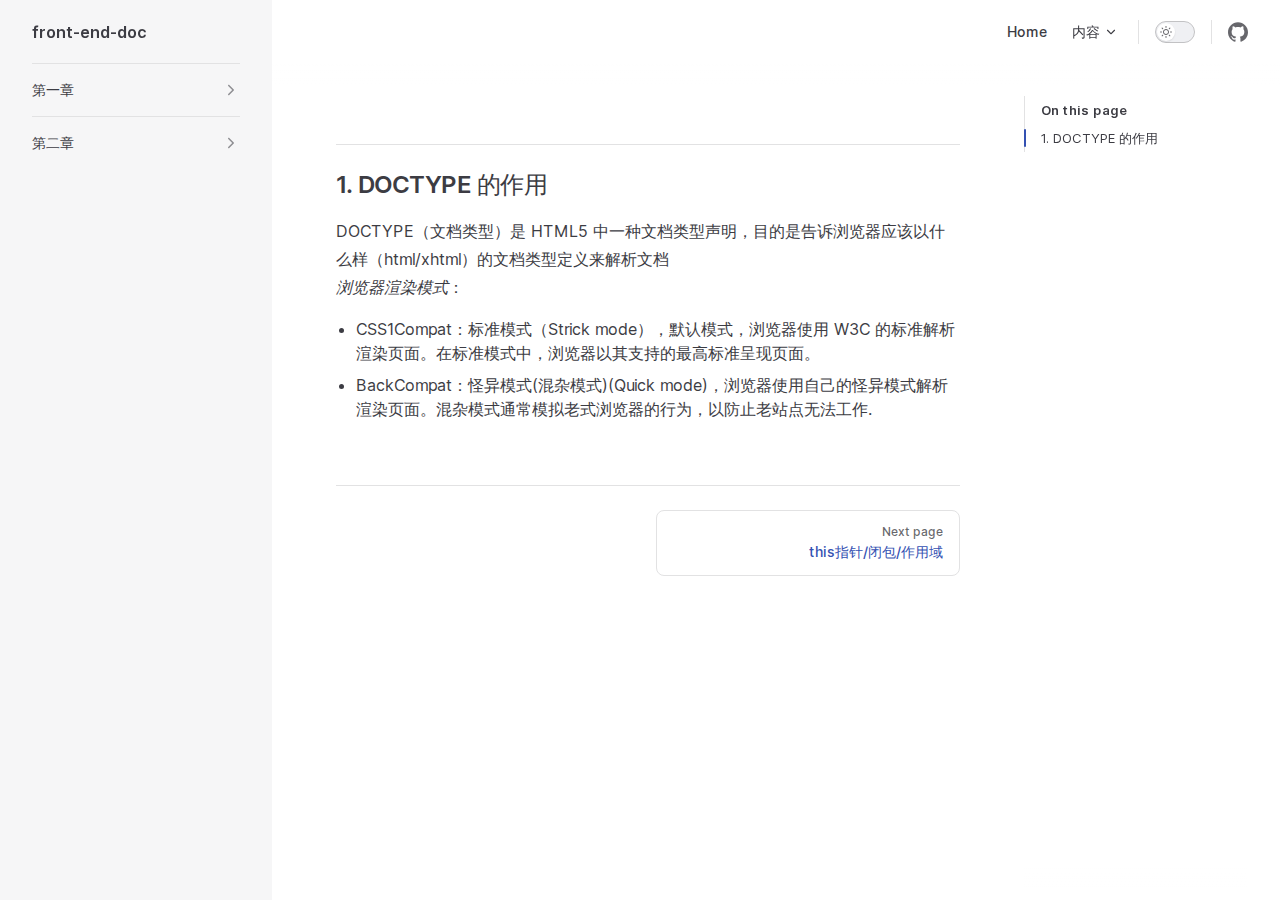
<file: mianshi/html.html>
<!DOCTYPE html>
<html lang="en-US" dir="ltr">
  <head>
    <meta charset="utf-8">
    <meta name="viewport" content="width=device-width,initial-scale=1">
    <title>front-end-doc | front-end-doc</title>
    <meta name="description" content="前端相关知识点和爪哇课程相关笔记">
    <meta name="generator" content="VitePress v1.0.0-rc.29">
    <link rel="preload stylesheet" href="/assets/style.YaifAsS7.css" as="style">
    
    <script type="module" src="/assets/app.BZnDgqKj.js"></script>
    <link rel="preload" href="/assets/inter-roman-latin.bvIUbFQP.woff2" as="font" type="font/woff2" crossorigin="">
    <link rel="modulepreload" href="/assets/chunks/framework.LBXiIpgL.js">
    <link rel="modulepreload" href="/assets/chunks/theme.0xuRr5Ra.js">
    <link rel="modulepreload" href="/assets/mianshi_html.md.6v5H-_Kp.lean.js">
    <link rel="icon" href="/logoIcon.png">
    <link rel="preconnect" href="https://fonts.googleapis.com">
    <link rel="preconnect" href="https://fonts.gstatic.com" crossorigin="">
    <link href="https://fonts.googleapis.com/css2?family=Roboto&amp;display=swap" rel="stylesheet">
    <link rel="stylesheet" href="https://cdn.jsdelivr.net/npm/@fancyapps/ui/dist/fancybox.css">
    <script src="https://cdn.jsdelivr.net/npm/@fancyapps/ui@4.0/dist/fancybox.umd.js"></script>
    <script id="check-dark-mode">(()=>{const e=localStorage.getItem("vitepress-theme-appearance")||"auto",a=window.matchMedia("(prefers-color-scheme: dark)").matches;(!e||e==="auto"?a:e==="dark")&&document.documentElement.classList.add("dark")})();</script>
    <script id="check-mac-os">document.documentElement.classList.toggle("mac",/Mac|iPhone|iPod|iPad/i.test(navigator.platform));</script>
  </head>
  <body>
    <div id="app"><div class="Layout" data-v-adec1f40><!--[--><!--]--><!--[--><span tabindex="-1" data-v-a87c9c2a></span><a href="#VPContent" class="VPSkipLink visually-hidden" data-v-a87c9c2a> Skip to content </a><!--]--><!----><header class="VPNav" data-v-adec1f40 data-v-9fe49155><div class="VPNavBar has-sidebar" data-v-9fe49155 data-v-32b77f8b><div class="container" data-v-32b77f8b><div class="title" data-v-32b77f8b><div class="VPNavBarTitle has-sidebar" data-v-32b77f8b data-v-42671280><a class="title" href="/" data-v-42671280><!--[--><!--]--><!----><!--[-->front-end-doc<!--]--><!--[--><!--]--></a></div></div><div class="content" data-v-32b77f8b><div class="curtain" data-v-32b77f8b></div><div class="content-body" data-v-32b77f8b><!--[--><!--]--><div class="VPNavBarSearch search" data-v-32b77f8b><!----></div><nav aria-labelledby="main-nav-aria-label" class="VPNavBarMenu menu" data-v-32b77f8b data-v-60064006><span id="main-nav-aria-label" class="visually-hidden" data-v-60064006>Main Navigation</span><!--[--><!--[--><a class="VPLink link VPNavBarMenuLink" href="/" tabindex="0" data-v-60064006 data-v-667d81be><!--[--><span data-v-667d81be>Home</span><!--]--></a><!--]--><!--[--><div class="VPFlyout VPNavBarMenuGroup" data-v-60064006 data-v-1582ad74><button type="button" class="button" aria-haspopup="true" aria-expanded="false" data-v-1582ad74><span class="text" data-v-1582ad74><!----><span data-v-1582ad74>内容</span><svg xmlns="http://www.w3.org/2000/svg" aria-hidden="true" focusable="false" viewbox="0 0 24 24" class="text-icon" data-v-1582ad74><path d="M12,16c-0.3,0-0.5-0.1-0.7-0.3l-6-6c-0.4-0.4-0.4-1,0-1.4s1-0.4,1.4,0l5.3,5.3l5.3-5.3c0.4-0.4,1-0.4,1.4,0s0.4,1,0,1.4l-6,6C12.5,15.9,12.3,16,12,16z"></path></svg></span></button><div class="menu" data-v-1582ad74><div class="VPMenu" data-v-1582ad74 data-v-504e7144><div class="items" data-v-504e7144><!--[--><!--[--><div class="VPMenuLink" data-v-504e7144 data-v-102e8ef3><a class="VPLink link" href="/zhaowa/this%E6%8C%87%E9%92%88-%E9%97%AD%E5%8C%85-%E4%BD%9C%E7%94%A8%E5%9F%9F.html" data-v-102e8ef3><!--[-->爪哇前端课程学习笔记<!--]--></a></div><!--]--><!--]--></div><!--[--><!--]--></div></div></div><!--]--><!--]--></nav><!----><div class="VPNavBarAppearance appearance" data-v-32b77f8b data-v-3d779dbb><button class="VPSwitch VPSwitchAppearance" type="button" role="switch" title="Switch to dark theme" aria-checked="false" data-v-3d779dbb data-v-ce6357a8 data-v-c84c1cab><span class="check" data-v-c84c1cab><span class="icon" data-v-c84c1cab><!--[--><svg xmlns="http://www.w3.org/2000/svg" aria-hidden="true" focusable="false" viewbox="0 0 24 24" class="sun" data-v-ce6357a8><path d="M12,18c-3.3,0-6-2.7-6-6s2.7-6,6-6s6,2.7,6,6S15.3,18,12,18zM12,8c-2.2,0-4,1.8-4,4c0,2.2,1.8,4,4,4c2.2,0,4-1.8,4-4C16,9.8,14.2,8,12,8z"></path><path d="M12,4c-0.6,0-1-0.4-1-1V1c0-0.6,0.4-1,1-1s1,0.4,1,1v2C13,3.6,12.6,4,12,4z"></path><path d="M12,24c-0.6,0-1-0.4-1-1v-2c0-0.6,0.4-1,1-1s1,0.4,1,1v2C13,23.6,12.6,24,12,24z"></path><path d="M5.6,6.6c-0.3,0-0.5-0.1-0.7-0.3L3.5,4.9c-0.4-0.4-0.4-1,0-1.4s1-0.4,1.4,0l1.4,1.4c0.4,0.4,0.4,1,0,1.4C6.2,6.5,5.9,6.6,5.6,6.6z"></path><path d="M19.8,20.8c-0.3,0-0.5-0.1-0.7-0.3l-1.4-1.4c-0.4-0.4-0.4-1,0-1.4s1-0.4,1.4,0l1.4,1.4c0.4,0.4,0.4,1,0,1.4C20.3,20.7,20,20.8,19.8,20.8z"></path><path d="M3,13H1c-0.6,0-1-0.4-1-1s0.4-1,1-1h2c0.6,0,1,0.4,1,1S3.6,13,3,13z"></path><path d="M23,13h-2c-0.6,0-1-0.4-1-1s0.4-1,1-1h2c0.6,0,1,0.4,1,1S23.6,13,23,13z"></path><path d="M4.2,20.8c-0.3,0-0.5-0.1-0.7-0.3c-0.4-0.4-0.4-1,0-1.4l1.4-1.4c0.4-0.4,1-0.4,1.4,0s0.4,1,0,1.4l-1.4,1.4C4.7,20.7,4.5,20.8,4.2,20.8z"></path><path d="M18.4,6.6c-0.3,0-0.5-0.1-0.7-0.3c-0.4-0.4-0.4-1,0-1.4l1.4-1.4c0.4-0.4,1-0.4,1.4,0s0.4,1,0,1.4l-1.4,1.4C18.9,6.5,18.6,6.6,18.4,6.6z"></path></svg><svg xmlns="http://www.w3.org/2000/svg" aria-hidden="true" focusable="false" viewbox="0 0 24 24" class="moon" data-v-ce6357a8><path d="M12.1,22c-0.3,0-0.6,0-0.9,0c-5.5-0.5-9.5-5.4-9-10.9c0.4-4.8,4.2-8.6,9-9c0.4,0,0.8,0.2,1,0.5c0.2,0.3,0.2,0.8-0.1,1.1c-2,2.7-1.4,6.4,1.3,8.4c2.1,1.6,5,1.6,7.1,0c0.3-0.2,0.7-0.3,1.1-0.1c0.3,0.2,0.5,0.6,0.5,1c-0.2,2.7-1.5,5.1-3.6,6.8C16.6,21.2,14.4,22,12.1,22zM9.3,4.4c-2.9,1-5,3.6-5.2,6.8c-0.4,4.4,2.8,8.3,7.2,8.7c2.1,0.2,4.2-0.4,5.8-1.8c1.1-0.9,1.9-2.1,2.4-3.4c-2.5,0.9-5.3,0.5-7.5-1.1C9.2,11.4,8.1,7.7,9.3,4.4z"></path></svg><!--]--></span></span></button></div><div class="VPSocialLinks VPNavBarSocialLinks social-links" data-v-32b77f8b data-v-3156eb2e data-v-07ab6f47><!--[--><a class="VPSocialLink no-icon" href="https://github.com/rainbowchenx/rainbowchenx.github.io" aria-label="github" target="_blank" rel="noopener" data-v-07ab6f47 data-v-e5b0eb89><svg role="img" viewBox="0 0 24 24" xmlns="http://www.w3.org/2000/svg"><title>GitHub</title><path d="M12 .297c-6.63 0-12 5.373-12 12 0 5.303 3.438 9.8 8.205 11.385.6.113.82-.258.82-.577 0-.285-.01-1.04-.015-2.04-3.338.724-4.042-1.61-4.042-1.61C4.422 18.07 3.633 17.7 3.633 17.7c-1.087-.744.084-.729.084-.729 1.205.084 1.838 1.236 1.838 1.236 1.07 1.835 2.809 1.305 3.495.998.108-.776.417-1.305.76-1.605-2.665-.3-5.466-1.332-5.466-5.93 0-1.31.465-2.38 1.235-3.22-.135-.303-.54-1.523.105-3.176 0 0 1.005-.322 3.3 1.23.96-.267 1.98-.399 3-.405 1.02.006 2.04.138 3 .405 2.28-1.552 3.285-1.23 3.285-1.23.645 1.653.24 2.873.12 3.176.765.84 1.23 1.91 1.23 3.22 0 4.61-2.805 5.625-5.475 5.92.42.36.81 1.096.81 2.22 0 1.606-.015 2.896-.015 3.286 0 .315.21.69.825.57C20.565 22.092 24 17.592 24 12.297c0-6.627-5.373-12-12-12"/></svg></a><!--]--></div><div class="VPFlyout VPNavBarExtra extra" data-v-32b77f8b data-v-05318c2f data-v-1582ad74><button type="button" class="button" aria-haspopup="true" aria-expanded="false" aria-label="extra navigation" data-v-1582ad74><svg xmlns="http://www.w3.org/2000/svg" aria-hidden="true" focusable="false" viewbox="0 0 24 24" class="icon" data-v-1582ad74><circle cx="12" cy="12" r="2"></circle><circle cx="19" cy="12" r="2"></circle><circle cx="5" cy="12" r="2"></circle></svg></button><div class="menu" data-v-1582ad74><div class="VPMenu" data-v-1582ad74 data-v-504e7144><!----><!--[--><!--[--><!----><div class="group" data-v-05318c2f><div class="item appearance" data-v-05318c2f><p class="label" data-v-05318c2f>Appearance</p><div class="appearance-action" data-v-05318c2f><button class="VPSwitch VPSwitchAppearance" type="button" role="switch" title="Switch to dark theme" aria-checked="false" data-v-05318c2f data-v-ce6357a8 data-v-c84c1cab><span class="check" data-v-c84c1cab><span class="icon" data-v-c84c1cab><!--[--><svg xmlns="http://www.w3.org/2000/svg" aria-hidden="true" focusable="false" viewbox="0 0 24 24" class="sun" data-v-ce6357a8><path d="M12,18c-3.3,0-6-2.7-6-6s2.7-6,6-6s6,2.7,6,6S15.3,18,12,18zM12,8c-2.2,0-4,1.8-4,4c0,2.2,1.8,4,4,4c2.2,0,4-1.8,4-4C16,9.8,14.2,8,12,8z"></path><path d="M12,4c-0.6,0-1-0.4-1-1V1c0-0.6,0.4-1,1-1s1,0.4,1,1v2C13,3.6,12.6,4,12,4z"></path><path d="M12,24c-0.6,0-1-0.4-1-1v-2c0-0.6,0.4-1,1-1s1,0.4,1,1v2C13,23.6,12.6,24,12,24z"></path><path d="M5.6,6.6c-0.3,0-0.5-0.1-0.7-0.3L3.5,4.9c-0.4-0.4-0.4-1,0-1.4s1-0.4,1.4,0l1.4,1.4c0.4,0.4,0.4,1,0,1.4C6.2,6.5,5.9,6.6,5.6,6.6z"></path><path d="M19.8,20.8c-0.3,0-0.5-0.1-0.7-0.3l-1.4-1.4c-0.4-0.4-0.4-1,0-1.4s1-0.4,1.4,0l1.4,1.4c0.4,0.4,0.4,1,0,1.4C20.3,20.7,20,20.8,19.8,20.8z"></path><path d="M3,13H1c-0.6,0-1-0.4-1-1s0.4-1,1-1h2c0.6,0,1,0.4,1,1S3.6,13,3,13z"></path><path d="M23,13h-2c-0.6,0-1-0.4-1-1s0.4-1,1-1h2c0.6,0,1,0.4,1,1S23.6,13,23,13z"></path><path d="M4.2,20.8c-0.3,0-0.5-0.1-0.7-0.3c-0.4-0.4-0.4-1,0-1.4l1.4-1.4c0.4-0.4,1-0.4,1.4,0s0.4,1,0,1.4l-1.4,1.4C4.7,20.7,4.5,20.8,4.2,20.8z"></path><path d="M18.4,6.6c-0.3,0-0.5-0.1-0.7-0.3c-0.4-0.4-0.4-1,0-1.4l1.4-1.4c0.4-0.4,1-0.4,1.4,0s0.4,1,0,1.4l-1.4,1.4C18.9,6.5,18.6,6.6,18.4,6.6z"></path></svg><svg xmlns="http://www.w3.org/2000/svg" aria-hidden="true" focusable="false" viewbox="0 0 24 24" class="moon" data-v-ce6357a8><path d="M12.1,22c-0.3,0-0.6,0-0.9,0c-5.5-0.5-9.5-5.4-9-10.9c0.4-4.8,4.2-8.6,9-9c0.4,0,0.8,0.2,1,0.5c0.2,0.3,0.2,0.8-0.1,1.1c-2,2.7-1.4,6.4,1.3,8.4c2.1,1.6,5,1.6,7.1,0c0.3-0.2,0.7-0.3,1.1-0.1c0.3,0.2,0.5,0.6,0.5,1c-0.2,2.7-1.5,5.1-3.6,6.8C16.6,21.2,14.4,22,12.1,22zM9.3,4.4c-2.9,1-5,3.6-5.2,6.8c-0.4,4.4,2.8,8.3,7.2,8.7c2.1,0.2,4.2-0.4,5.8-1.8c1.1-0.9,1.9-2.1,2.4-3.4c-2.5,0.9-5.3,0.5-7.5-1.1C9.2,11.4,8.1,7.7,9.3,4.4z"></path></svg><!--]--></span></span></button></div></div></div><div class="group" data-v-05318c2f><div class="item social-links" data-v-05318c2f><div class="VPSocialLinks social-links-list" data-v-05318c2f data-v-07ab6f47><!--[--><a class="VPSocialLink no-icon" href="https://github.com/rainbowchenx/rainbowchenx.github.io" aria-label="github" target="_blank" rel="noopener" data-v-07ab6f47 data-v-e5b0eb89><svg role="img" viewBox="0 0 24 24" xmlns="http://www.w3.org/2000/svg"><title>GitHub</title><path d="M12 .297c-6.63 0-12 5.373-12 12 0 5.303 3.438 9.8 8.205 11.385.6.113.82-.258.82-.577 0-.285-.01-1.04-.015-2.04-3.338.724-4.042-1.61-4.042-1.61C4.422 18.07 3.633 17.7 3.633 17.7c-1.087-.744.084-.729.084-.729 1.205.084 1.838 1.236 1.838 1.236 1.07 1.835 2.809 1.305 3.495.998.108-.776.417-1.305.76-1.605-2.665-.3-5.466-1.332-5.466-5.93 0-1.31.465-2.38 1.235-3.22-.135-.303-.54-1.523.105-3.176 0 0 1.005-.322 3.3 1.23.96-.267 1.98-.399 3-.405 1.02.006 2.04.138 3 .405 2.28-1.552 3.285-1.23 3.285-1.23.645 1.653.24 2.873.12 3.176.765.84 1.23 1.91 1.23 3.22 0 4.61-2.805 5.625-5.475 5.92.42.36.81 1.096.81 2.22 0 1.606-.015 2.896-.015 3.286 0 .315.21.69.825.57C20.565 22.092 24 17.592 24 12.297c0-6.627-5.373-12-12-12"/></svg></a><!--]--></div></div></div><!--]--><!--]--></div></div></div><!--[--><!--]--><button type="button" class="VPNavBarHamburger hamburger" aria-label="mobile navigation" aria-expanded="false" aria-controls="VPNavScreen" data-v-32b77f8b data-v-f3104a7f><span class="container" data-v-f3104a7f><span class="top" data-v-f3104a7f></span><span class="middle" data-v-f3104a7f></span><span class="bottom" data-v-f3104a7f></span></span></button></div></div></div></div><!----></header><div class="VPLocalNav reached-top" data-v-adec1f40 data-v-47295488><button class="menu" aria-expanded="false" aria-controls="VPSidebarNav" data-v-47295488><svg xmlns="http://www.w3.org/2000/svg" aria-hidden="true" focusable="false" viewbox="0 0 24 24" class="menu-icon" data-v-47295488><path d="M17,11H3c-0.6,0-1-0.4-1-1s0.4-1,1-1h14c0.6,0,1,0.4,1,1S17.6,11,17,11z"></path><path d="M21,7H3C2.4,7,2,6.6,2,6s0.4-1,1-1h18c0.6,0,1,0.4,1,1S21.6,7,21,7z"></path><path d="M21,15H3c-0.6,0-1-0.4-1-1s0.4-1,1-1h18c0.6,0,1,0.4,1,1S21.6,15,21,15z"></path><path d="M17,19H3c-0.6,0-1-0.4-1-1s0.4-1,1-1h14c0.6,0,1,0.4,1,1S17.6,19,17,19z"></path></svg><span class="menu-text" data-v-47295488>Menu</span></button><div class="VPLocalNavOutlineDropdown" style="--vp-vh:0px;" data-v-47295488 data-v-ee3ec388><button data-v-ee3ec388>Return to top</button><!----></div></div><aside class="VPSidebar" data-v-adec1f40 data-v-31416dd5><div class="curtain" data-v-31416dd5></div><nav class="nav" id="VPSidebarNav" aria-labelledby="sidebar-aria-label" tabindex="-1" data-v-31416dd5><span class="visually-hidden" id="sidebar-aria-label" data-v-31416dd5> Sidebar Navigation </span><!--[--><!--]--><!--[--><div class="group" data-v-31416dd5><section class="VPSidebarItem level-0 collapsible collapsed" data-v-31416dd5 data-v-2f3d2c1e><div class="item" role="button" tabindex="0" data-v-2f3d2c1e><div class="indicator" data-v-2f3d2c1e></div><h2 class="text" data-v-2f3d2c1e>第一章</h2><div class="caret" role="button" aria-label="toggle section" tabindex="0" data-v-2f3d2c1e><svg xmlns="http://www.w3.org/2000/svg" aria-hidden="true" focusable="false" viewbox="0 0 24 24" class="caret-icon" data-v-2f3d2c1e><path d="M9,19c-0.3,0-0.5-0.1-0.7-0.3c-0.4-0.4-0.4-1,0-1.4l5.3-5.3L8.3,6.7c-0.4-0.4-0.4-1,0-1.4s1-0.4,1.4,0l6,6c0.4,0.4,0.4,1,0,1.4l-6,6C9.5,18.9,9.3,19,9,19z"></path></svg></div></div><div class="items" data-v-2f3d2c1e><!--[--><div class="VPSidebarItem level-1 is-link" data-v-2f3d2c1e data-v-2f3d2c1e><div class="item" data-v-2f3d2c1e><div class="indicator" data-v-2f3d2c1e></div><a class="VPLink link link" href="/zhaowa/this%E6%8C%87%E9%92%88-%E9%97%AD%E5%8C%85-%E4%BD%9C%E7%94%A8%E5%9F%9F.html" data-v-2f3d2c1e><!--[--><p class="text" data-v-2f3d2c1e>this指针/闭包/作用域</p><!--]--></a><!----></div><!----></div><div class="VPSidebarItem level-1 is-link" data-v-2f3d2c1e data-v-2f3d2c1e><div class="item" data-v-2f3d2c1e><div class="indicator" data-v-2f3d2c1e></div><a class="VPLink link link" href="/zhaowa/%E9%9D%A2%E5%AF%B9%E5%AF%B9%E8%B1%A1%E7%BC%96%E7%A8%8B-%E5%8E%9F%E5%9E%8B%E4%BB%A5%E5%8F%8A%E5%8E%9F%E5%9E%8B%E9%93%BE.html" data-v-2f3d2c1e><!--[--><p class="text" data-v-2f3d2c1e>面对对象编程/原型以及原型链</p><!--]--></a><!----></div><!----></div><div class="VPSidebarItem level-1 is-link" data-v-2f3d2c1e data-v-2f3d2c1e><div class="item" data-v-2f3d2c1e><div class="indicator" data-v-2f3d2c1e></div><a class="VPLink link link" href="/zhaowa/promise%E8%A7%84%E8%8C%83%E6%9E%81%E5%85%B6%E5%BA%94%E7%94%A8.html" data-v-2f3d2c1e><!--[--><p class="text" data-v-2f3d2c1e>promise规范极其应用</p><!--]--></a><!----></div><!----></div><div class="VPSidebarItem level-1 is-link" data-v-2f3d2c1e data-v-2f3d2c1e><div class="item" data-v-2f3d2c1e><div class="indicator" data-v-2f3d2c1e></div><a class="VPLink link link" href="/zhaowa/JS%E6%A8%A1%E5%9D%97%E5%8C%96.html" data-v-2f3d2c1e><!--[--><p class="text" data-v-2f3d2c1e>JS模块化</p><!--]--></a><!----></div><!----></div><div class="VPSidebarItem level-1 is-link" data-v-2f3d2c1e data-v-2f3d2c1e><div class="item" data-v-2f3d2c1e><div class="indicator" data-v-2f3d2c1e></div><a class="VPLink link link" href="/zhaowa/js%E6%80%A7%E8%83%BD%E4%BC%98%E5%8C%96.html" data-v-2f3d2c1e><!--[--><p class="text" data-v-2f3d2c1e>js性能优化</p><!--]--></a><!----></div><!----></div><!--]--></div></section></div><div class="group" data-v-31416dd5><section class="VPSidebarItem level-0 collapsible collapsed" data-v-31416dd5 data-v-2f3d2c1e><div class="item" role="button" tabindex="0" data-v-2f3d2c1e><div class="indicator" data-v-2f3d2c1e></div><h2 class="text" data-v-2f3d2c1e>第二章</h2><div class="caret" role="button" aria-label="toggle section" tabindex="0" data-v-2f3d2c1e><svg xmlns="http://www.w3.org/2000/svg" aria-hidden="true" focusable="false" viewbox="0 0 24 24" class="caret-icon" data-v-2f3d2c1e><path d="M9,19c-0.3,0-0.5-0.1-0.7-0.3c-0.4-0.4-0.4-1,0-1.4l5.3-5.3L8.3,6.7c-0.4-0.4-0.4-1,0-1.4s1-0.4,1.4,0l6,6c0.4,0.4,0.4,1,0,1.4l-6,6C9.5,18.9,9.3,19,9,19z"></path></svg></div></div><div class="items" data-v-2f3d2c1e><!--[--><div class="VPSidebarItem level-1 is-link" data-v-2f3d2c1e data-v-2f3d2c1e><div class="item" data-v-2f3d2c1e><div class="indicator" data-v-2f3d2c1e></div><a class="VPLink link link" href="/markdown-examples.html" data-v-2f3d2c1e><!--[--><p class="text" data-v-2f3d2c1e>Markdown Examples</p><!--]--></a><!----></div><!----></div><div class="VPSidebarItem level-1 is-link" data-v-2f3d2c1e data-v-2f3d2c1e><div class="item" data-v-2f3d2c1e><div class="indicator" data-v-2f3d2c1e></div><a class="VPLink link link" href="/api-examples.html" data-v-2f3d2c1e><!--[--><p class="text" data-v-2f3d2c1e>Runtime API Examples</p><!--]--></a><!----></div><!----></div><div class="VPSidebarItem level-1 is-link" data-v-2f3d2c1e data-v-2f3d2c1e><div class="item" data-v-2f3d2c1e><div class="indicator" data-v-2f3d2c1e></div><a class="VPLink link link" href="/zhaowa/VUE%E5%9F%BA%E7%A1%80.html" data-v-2f3d2c1e><!--[--><p class="text" data-v-2f3d2c1e>VUE基础</p><!--]--></a><!----></div><!----></div><div class="VPSidebarItem level-1 is-link" data-v-2f3d2c1e data-v-2f3d2c1e><div class="item" data-v-2f3d2c1e><div class="indicator" data-v-2f3d2c1e></div><a class="VPLink link link" href="/zhaowa/VUE%E9%AB%98%E7%BA%A7.html" data-v-2f3d2c1e><!--[--><p class="text" data-v-2f3d2c1e>VUE高级</p><!--]--></a><!----></div><!----></div><div class="VPSidebarItem level-1 is-link" data-v-2f3d2c1e data-v-2f3d2c1e><div class="item" data-v-2f3d2c1e><div class="indicator" data-v-2f3d2c1e></div><a class="VPLink link link" href="/zhaowa/vue%E6%BA%90%E7%A0%81%E8%A7%A3%E6%9E%90.html" data-v-2f3d2c1e><!--[--><p class="text" data-v-2f3d2c1e>vue源码解析</p><!--]--></a><!----></div><!----></div><!--]--></div></section></div><!--]--><!--[--><!--]--></nav></aside><div class="VPContent has-sidebar" id="VPContent" data-v-adec1f40 data-v-fb742535><div class="VPDoc has-sidebar has-aside" data-v-fb742535 data-v-07a3ab8d><!--[--><!--]--><div class="container" data-v-07a3ab8d><div class="aside" data-v-07a3ab8d><div class="aside-curtain" data-v-07a3ab8d></div><div class="aside-container" data-v-07a3ab8d><div class="aside-content" data-v-07a3ab8d><div class="VPDocAside" data-v-07a3ab8d data-v-bfbc4556><!--[--><!--]--><!--[--><!--]--><div class="VPDocAsideOutline" role="navigation" data-v-bfbc4556 data-v-d93ac759><div class="content" data-v-d93ac759><div class="outline-marker" data-v-d93ac759></div><div class="outline-title" role="heading" aria-level="2" data-v-d93ac759>On this page</div><nav aria-labelledby="doc-outline-aria-label" data-v-d93ac759><span class="visually-hidden" id="doc-outline-aria-label" data-v-d93ac759> Table of Contents for current page </span><ul class="root" data-v-d93ac759 data-v-0ba9a4cd><!--[--><!--]--></ul></nav></div></div><!--[--><!--]--><div class="spacer" data-v-bfbc4556></div><!--[--><!--]--><!----><!--[--><!--]--><!--[--><!--]--></div></div></div></div><div class="content" data-v-07a3ab8d><div class="content-container" data-v-07a3ab8d><!--[--><!--]--><!----><main class="main" data-v-07a3ab8d><div style="position:relative;" class="vp-doc _mianshi_html" data-v-07a3ab8d><div><h2 id="_1-doctype-的作用" tabindex="-1">1. DOCTYPE 的作用 <a class="header-anchor" href="#_1-doctype-的作用" aria-label="Permalink to &quot;1. DOCTYPE 的作用&quot;">​</a></h2><p>DOCTYPE（文档类型）是 HTML5 中一种文档类型声明，目的是告诉浏览器应该以什么样（html/xhtml）的文档类型定义来解析文档<br><em>浏览器渲染模式</em>：</p><ul><li>CSS1Compat：标准模式（Strick mode），默认模式，浏览器使用 W3C 的标准解析渲染页面。在标准模式中，浏览器以其支持的最高标准呈现页面。</li><li>BackCompat：怪异模式(混杂模式)(Quick mode)，浏览器使用自己的怪异模式解析渲染页面。混杂模式通常模拟老式浏览器的行为，以防止老站点无法工作.</li></ul></div></div></main><footer class="VPDocFooter" data-v-07a3ab8d data-v-8ae8b1c0><!--[--><!--]--><!----><nav class="prev-next" data-v-8ae8b1c0><div class="pager" data-v-8ae8b1c0><!----></div><div class="pager" data-v-8ae8b1c0><a class="pager-link next" href="/zhaowa/this%E6%8C%87%E9%92%88-%E9%97%AD%E5%8C%85-%E4%BD%9C%E7%94%A8%E5%9F%9F.html" data-v-8ae8b1c0><span class="desc" data-v-8ae8b1c0>Next page</span><span class="title" data-v-8ae8b1c0>this指针/闭包/作用域</span></a></div></nav></footer><!--[--><!--]--></div></div></div><!--[--><!--]--></div></div><!----><!--[--><!--]--></div></div>
    <script>window.__VP_HASH_MAP__=JSON.parse("{\"mianshi_html.md\":\"6v5H-_Kp\",\"api-examples.md\":\"UsweLFBe\",\"markdown-examples.md\":\"tcoWGw6-\",\"index.md\":\"PQIAw-Cu\",\"zhaowa_js性能优化.md\":\"junqAnPn\",\"zhaowa_vue基础.md\":\"mDmK0QIP\",\"zhaowa_vue高级.md\":\"h1FJTi7O\",\"zhaowa_vue源码解析.md\":\"KOvBmRd-\",\"zhaowa_浏览器相关.md\":\"DPOp42fK\",\"zhaowa_this指针-闭包-作用域.md\":\"wF5iDFBh\",\"zhaowa_面对对象编程-原型以及原型链.md\":\"72qo2Y7C\",\"zhaowa_promise规范极其应用.md\":\"bp_h178x\",\"zhaowa_js模块化.md\":\"WwX1kSwH\"}");window.__VP_SITE_DATA__=JSON.parse("{\"lang\":\"en-US\",\"dir\":\"ltr\",\"title\":\"front-end-doc\",\"description\":\"前端相关知识点和爪哇课程相关笔记\",\"base\":\"/\",\"head\":[],\"router\":{\"prefetchLinks\":true},\"appearance\":true,\"themeConfig\":{\"nav\":[{\"text\":\"Home\",\"link\":\"/\"},{\"text\":\"内容\",\"items\":[{\"text\":\"爪哇前端课程学习笔记\",\"link\":\"/zhaowa/this指针-闭包-作用域\"}]}],\"sidebar\":[{\"text\":\"第一章\",\"items\":[{\"text\":\"this指针/闭包/作用域\",\"link\":\"/zhaowa/this指针-闭包-作用域\"},{\"text\":\"面对对象编程/原型以及原型链\",\"link\":\"/zhaowa/面对对象编程-原型以及原型链\"},{\"text\":\"promise规范极其应用\",\"link\":\"/zhaowa/promise规范极其应用\"},{\"text\":\"JS模块化\",\"link\":\"/zhaowa/JS模块化\"},{\"text\":\"js性能优化\",\"link\":\"/zhaowa/js性能优化\"}],\"collapsible\":true,\"collapsed\":true},{\"text\":\"第二章\",\"items\":[{\"text\":\"Markdown Examples\",\"link\":\"/markdown-examples\"},{\"text\":\"Runtime API Examples\",\"link\":\"/api-examples\"},{\"text\":\"VUE基础\",\"link\":\"/zhaowa/VUE基础\"},{\"text\":\"VUE高级\",\"link\":\"/zhaowa/VUE高级\"},{\"text\":\"vue源码解析\",\"link\":\"/zhaowa/vue源码解析\"}],\"collapsible\":true,\"collapsed\":true}],\"socialLinks\":[{\"icon\":\"github\",\"link\":\"https://github.com/rainbowchenx/rainbowchenx.github.io\"}]},\"locales\":{},\"scrollOffset\":90,\"cleanUrls\":false}");</script>
    
  </body>
</html>
</file>
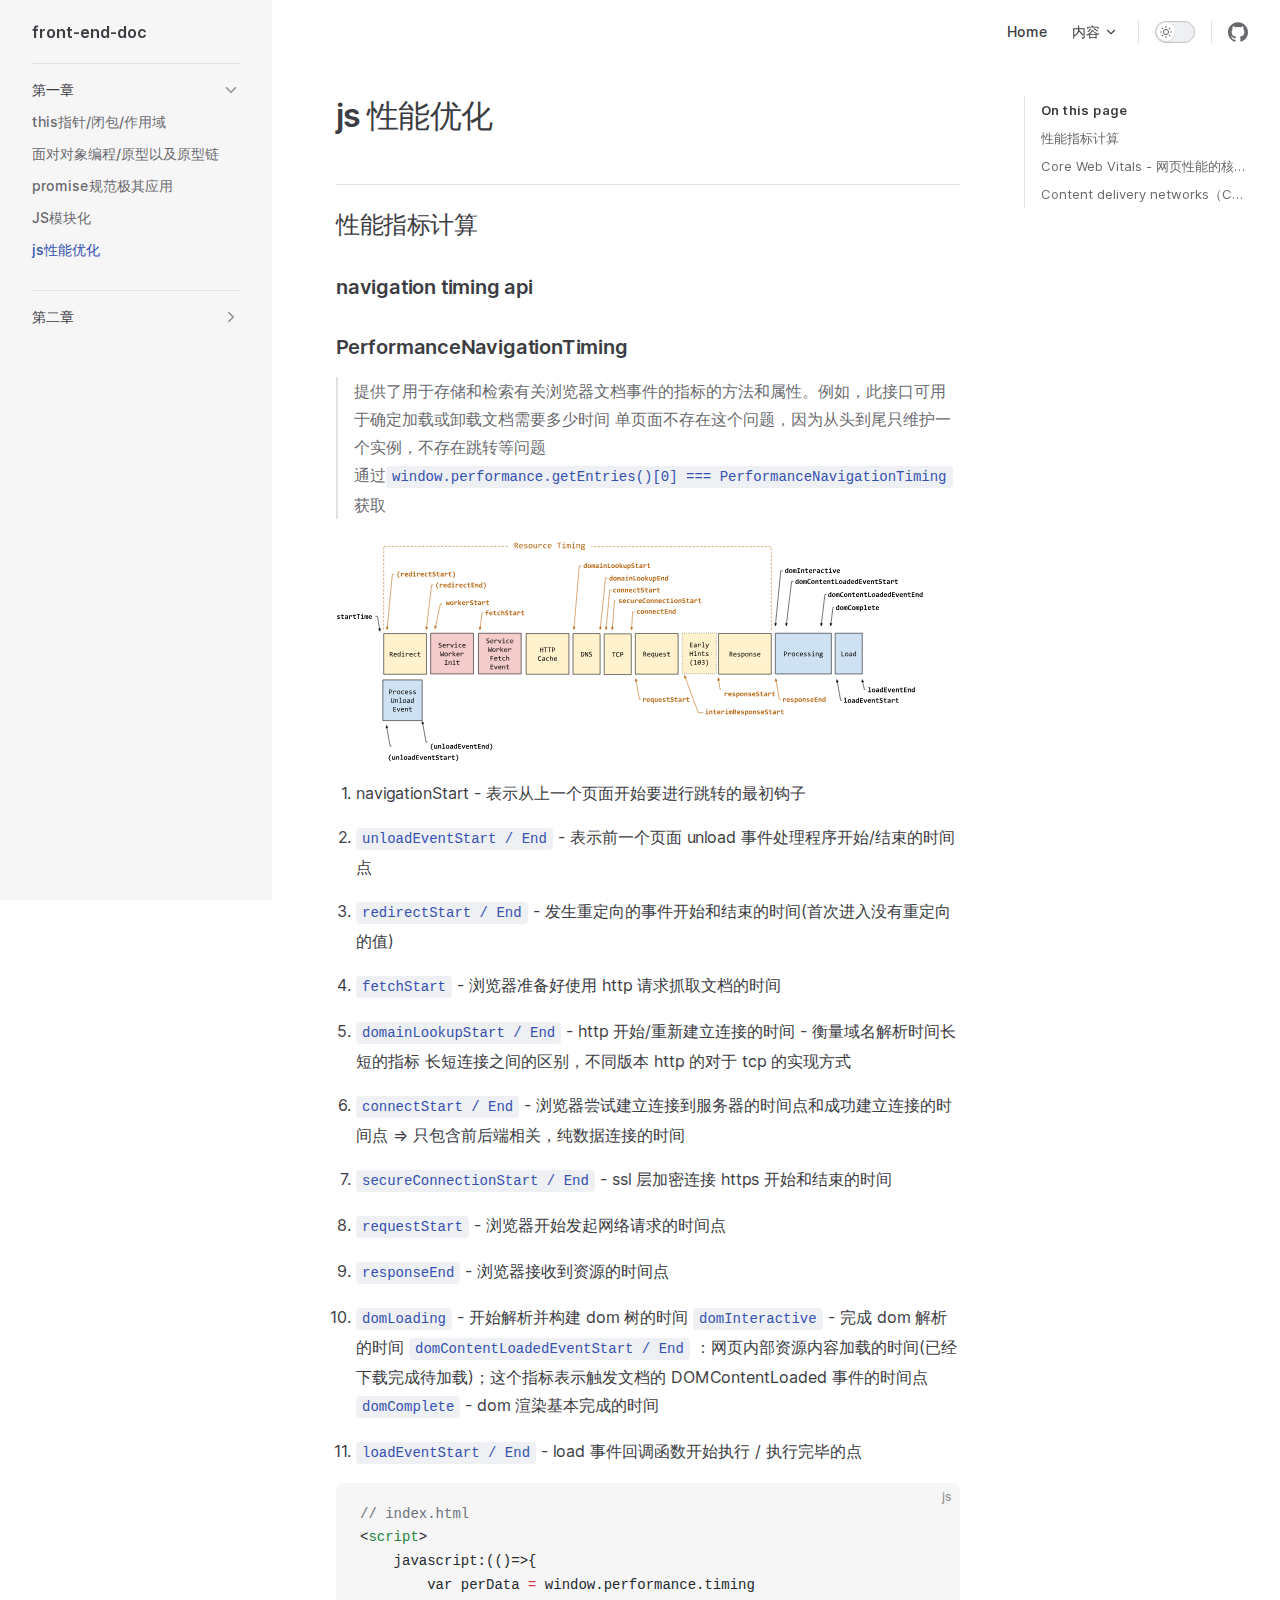
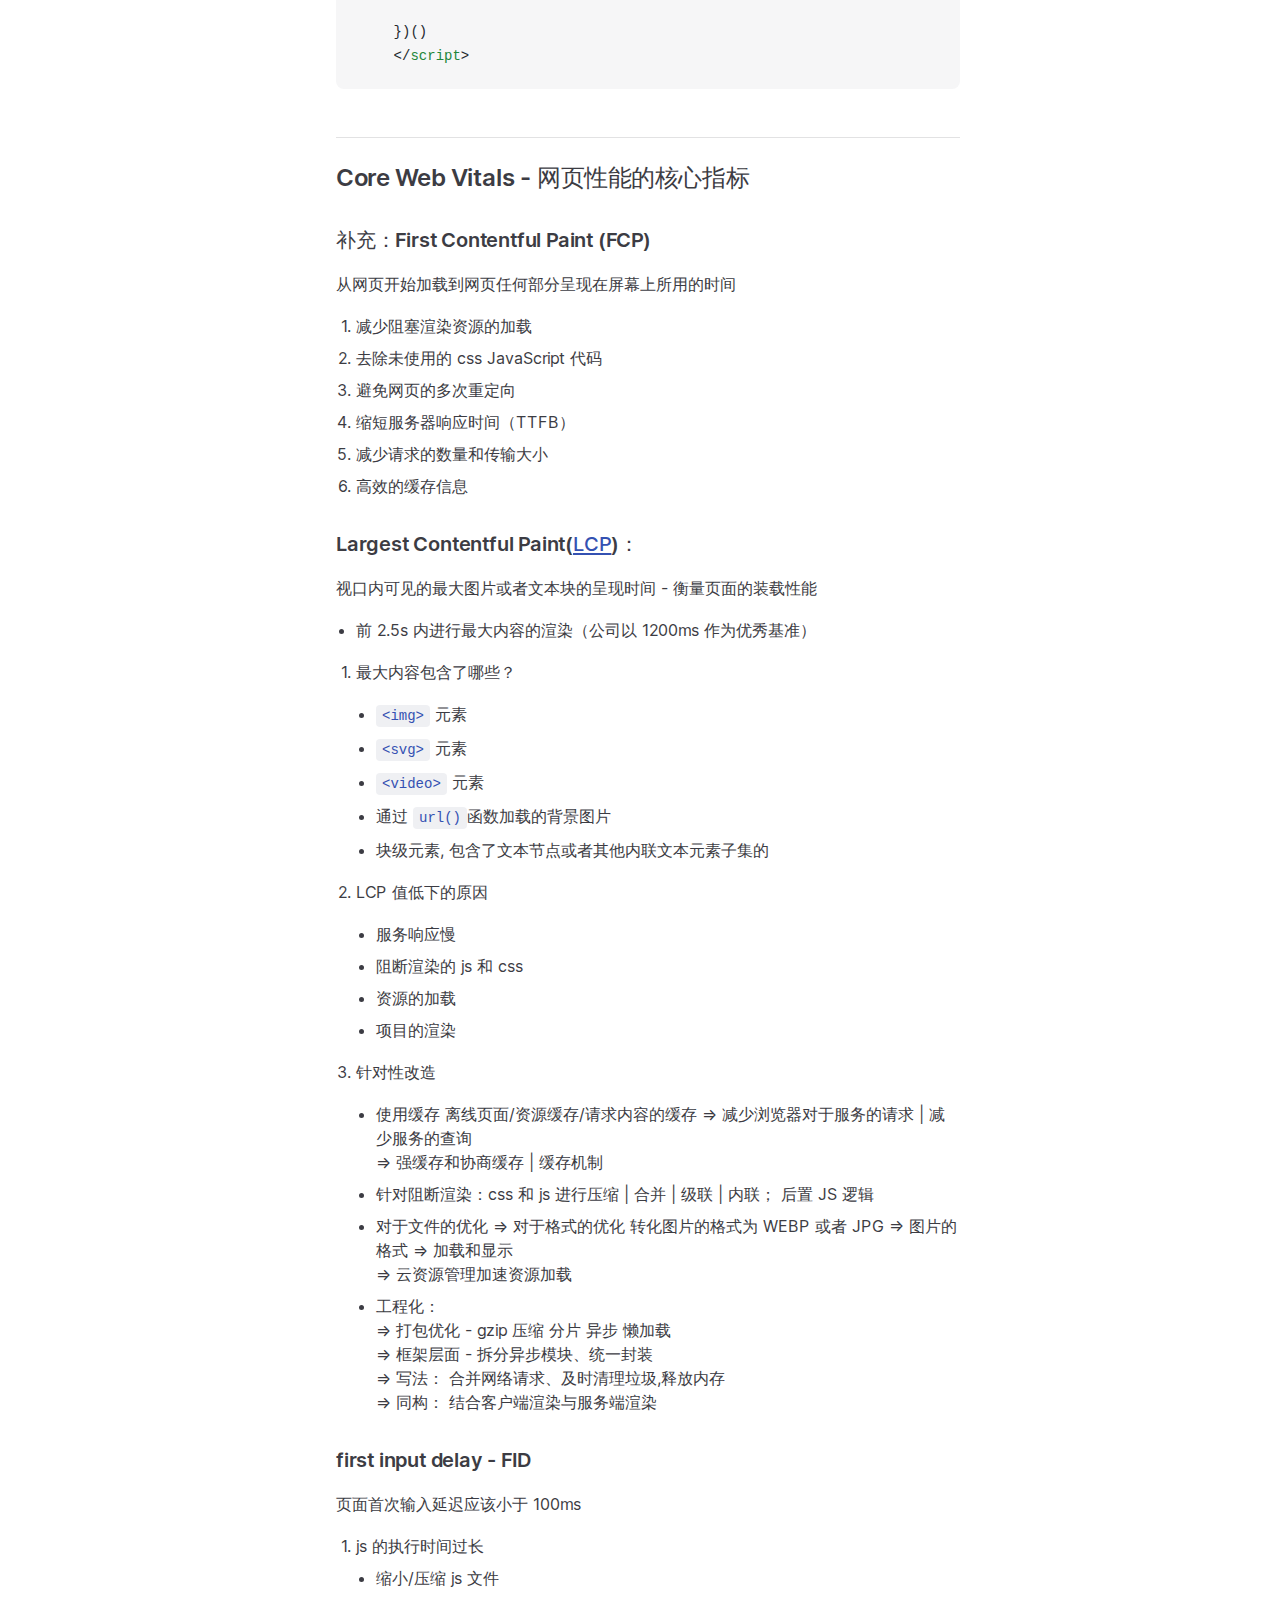
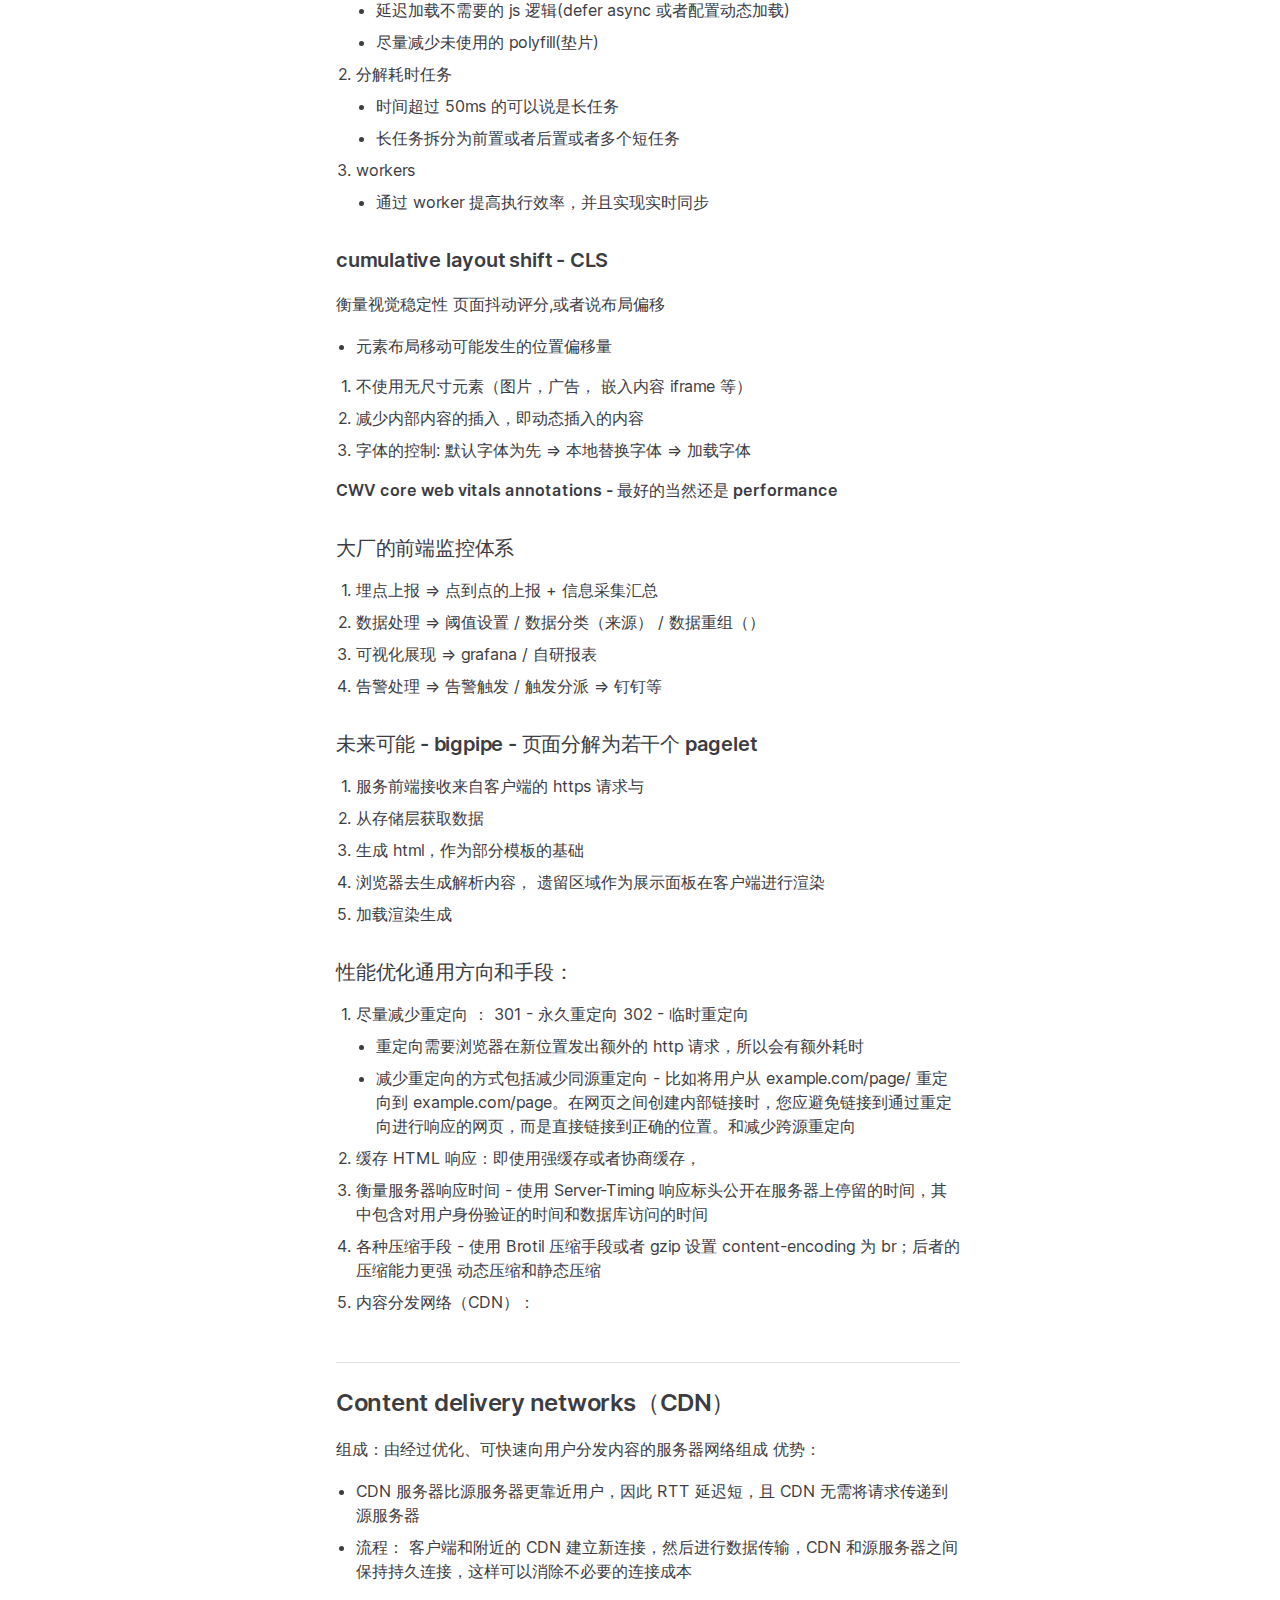
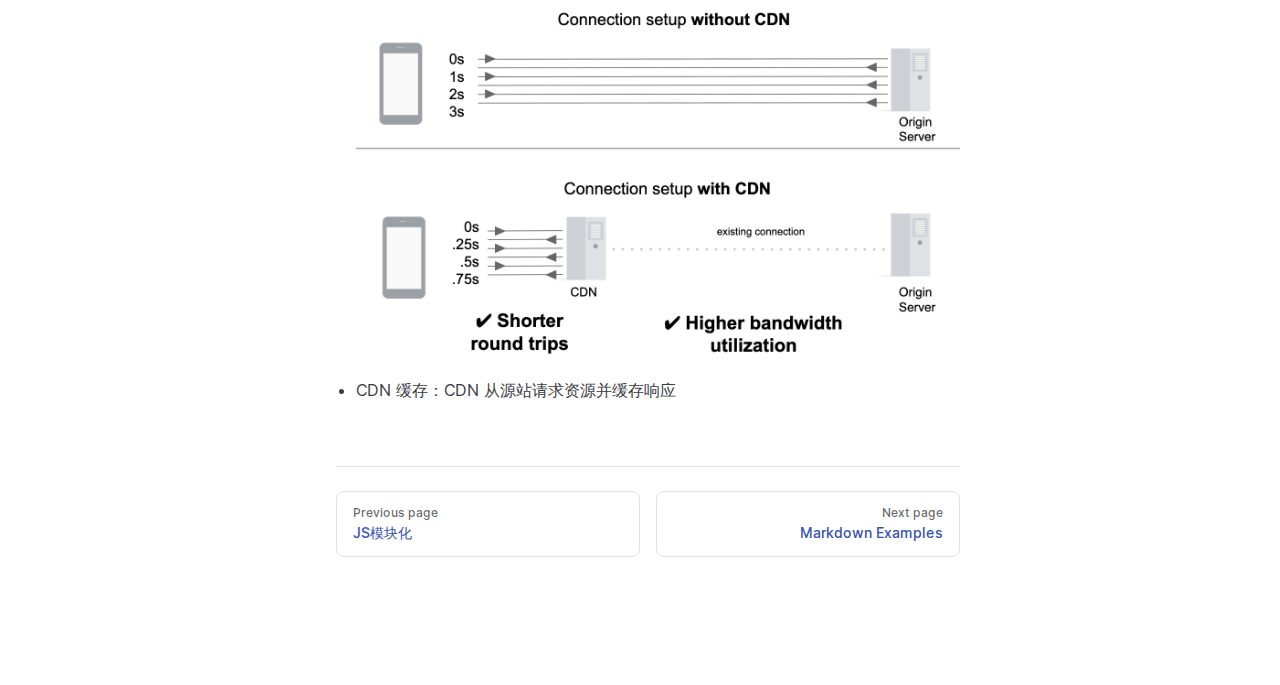
<file: zhaowa/js性能优化.html>
<!DOCTYPE html>
<html lang="en-US" dir="ltr">
  <head>
    <meta charset="utf-8">
    <meta name="viewport" content="width=device-width,initial-scale=1">
    <title>js 性能优化 | front-end-doc</title>
    <meta name="description" content="前端相关知识点和爪哇课程相关笔记">
    <meta name="generator" content="VitePress v1.0.0-rc.29">
    <link rel="preload stylesheet" href="/assets/style.YaifAsS7.css" as="style">
    
    <script type="module" src="/assets/app.BZnDgqKj.js"></script>
    <link rel="preload" href="/assets/inter-roman-latin.bvIUbFQP.woff2" as="font" type="font/woff2" crossorigin="">
    <link rel="modulepreload" href="/assets/chunks/framework.LBXiIpgL.js">
    <link rel="modulepreload" href="/assets/chunks/theme.0xuRr5Ra.js">
    <link rel="modulepreload" href="/assets/zhaowa_js性能优化.md.junqAnPn.lean.js">
    <link rel="icon" href="/logoIcon.png">
    <link rel="preconnect" href="https://fonts.googleapis.com">
    <link rel="preconnect" href="https://fonts.gstatic.com" crossorigin="">
    <link href="https://fonts.googleapis.com/css2?family=Roboto&amp;display=swap" rel="stylesheet">
    <link rel="stylesheet" href="https://cdn.jsdelivr.net/npm/@fancyapps/ui/dist/fancybox.css">
    <script src="https://cdn.jsdelivr.net/npm/@fancyapps/ui@4.0/dist/fancybox.umd.js"></script>
    <script id="check-dark-mode">(()=>{const e=localStorage.getItem("vitepress-theme-appearance")||"auto",a=window.matchMedia("(prefers-color-scheme: dark)").matches;(!e||e==="auto"?a:e==="dark")&&document.documentElement.classList.add("dark")})();</script>
    <script id="check-mac-os">document.documentElement.classList.toggle("mac",/Mac|iPhone|iPod|iPad/i.test(navigator.platform));</script>
  </head>
  <body>
    <div id="app"><div class="Layout" data-v-adec1f40><!--[--><!--]--><!--[--><span tabindex="-1" data-v-a87c9c2a></span><a href="#VPContent" class="VPSkipLink visually-hidden" data-v-a87c9c2a> Skip to content </a><!--]--><!----><header class="VPNav" data-v-adec1f40 data-v-9fe49155><div class="VPNavBar has-sidebar" data-v-9fe49155 data-v-32b77f8b><div class="container" data-v-32b77f8b><div class="title" data-v-32b77f8b><div class="VPNavBarTitle has-sidebar" data-v-32b77f8b data-v-42671280><a class="title" href="/" data-v-42671280><!--[--><!--]--><!----><!--[-->front-end-doc<!--]--><!--[--><!--]--></a></div></div><div class="content" data-v-32b77f8b><div class="curtain" data-v-32b77f8b></div><div class="content-body" data-v-32b77f8b><!--[--><!--]--><div class="VPNavBarSearch search" data-v-32b77f8b><!----></div><nav aria-labelledby="main-nav-aria-label" class="VPNavBarMenu menu" data-v-32b77f8b data-v-60064006><span id="main-nav-aria-label" class="visually-hidden" data-v-60064006>Main Navigation</span><!--[--><!--[--><a class="VPLink link VPNavBarMenuLink" href="/" tabindex="0" data-v-60064006 data-v-667d81be><!--[--><span data-v-667d81be>Home</span><!--]--></a><!--]--><!--[--><div class="VPFlyout VPNavBarMenuGroup" data-v-60064006 data-v-1582ad74><button type="button" class="button" aria-haspopup="true" aria-expanded="false" data-v-1582ad74><span class="text" data-v-1582ad74><!----><span data-v-1582ad74>内容</span><svg xmlns="http://www.w3.org/2000/svg" aria-hidden="true" focusable="false" viewbox="0 0 24 24" class="text-icon" data-v-1582ad74><path d="M12,16c-0.3,0-0.5-0.1-0.7-0.3l-6-6c-0.4-0.4-0.4-1,0-1.4s1-0.4,1.4,0l5.3,5.3l5.3-5.3c0.4-0.4,1-0.4,1.4,0s0.4,1,0,1.4l-6,6C12.5,15.9,12.3,16,12,16z"></path></svg></span></button><div class="menu" data-v-1582ad74><div class="VPMenu" data-v-1582ad74 data-v-504e7144><div class="items" data-v-504e7144><!--[--><!--[--><div class="VPMenuLink" data-v-504e7144 data-v-102e8ef3><a class="VPLink link" href="/zhaowa/this%E6%8C%87%E9%92%88-%E9%97%AD%E5%8C%85-%E4%BD%9C%E7%94%A8%E5%9F%9F.html" data-v-102e8ef3><!--[-->爪哇前端课程学习笔记<!--]--></a></div><!--]--><!--]--></div><!--[--><!--]--></div></div></div><!--]--><!--]--></nav><!----><div class="VPNavBarAppearance appearance" data-v-32b77f8b data-v-3d779dbb><button class="VPSwitch VPSwitchAppearance" type="button" role="switch" title="Switch to dark theme" aria-checked="false" data-v-3d779dbb data-v-ce6357a8 data-v-c84c1cab><span class="check" data-v-c84c1cab><span class="icon" data-v-c84c1cab><!--[--><svg xmlns="http://www.w3.org/2000/svg" aria-hidden="true" focusable="false" viewbox="0 0 24 24" class="sun" data-v-ce6357a8><path d="M12,18c-3.3,0-6-2.7-6-6s2.7-6,6-6s6,2.7,6,6S15.3,18,12,18zM12,8c-2.2,0-4,1.8-4,4c0,2.2,1.8,4,4,4c2.2,0,4-1.8,4-4C16,9.8,14.2,8,12,8z"></path><path d="M12,4c-0.6,0-1-0.4-1-1V1c0-0.6,0.4-1,1-1s1,0.4,1,1v2C13,3.6,12.6,4,12,4z"></path><path d="M12,24c-0.6,0-1-0.4-1-1v-2c0-0.6,0.4-1,1-1s1,0.4,1,1v2C13,23.6,12.6,24,12,24z"></path><path d="M5.6,6.6c-0.3,0-0.5-0.1-0.7-0.3L3.5,4.9c-0.4-0.4-0.4-1,0-1.4s1-0.4,1.4,0l1.4,1.4c0.4,0.4,0.4,1,0,1.4C6.2,6.5,5.9,6.6,5.6,6.6z"></path><path d="M19.8,20.8c-0.3,0-0.5-0.1-0.7-0.3l-1.4-1.4c-0.4-0.4-0.4-1,0-1.4s1-0.4,1.4,0l1.4,1.4c0.4,0.4,0.4,1,0,1.4C20.3,20.7,20,20.8,19.8,20.8z"></path><path d="M3,13H1c-0.6,0-1-0.4-1-1s0.4-1,1-1h2c0.6,0,1,0.4,1,1S3.6,13,3,13z"></path><path d="M23,13h-2c-0.6,0-1-0.4-1-1s0.4-1,1-1h2c0.6,0,1,0.4,1,1S23.6,13,23,13z"></path><path d="M4.2,20.8c-0.3,0-0.5-0.1-0.7-0.3c-0.4-0.4-0.4-1,0-1.4l1.4-1.4c0.4-0.4,1-0.4,1.4,0s0.4,1,0,1.4l-1.4,1.4C4.7,20.7,4.5,20.8,4.2,20.8z"></path><path d="M18.4,6.6c-0.3,0-0.5-0.1-0.7-0.3c-0.4-0.4-0.4-1,0-1.4l1.4-1.4c0.4-0.4,1-0.4,1.4,0s0.4,1,0,1.4l-1.4,1.4C18.9,6.5,18.6,6.6,18.4,6.6z"></path></svg><svg xmlns="http://www.w3.org/2000/svg" aria-hidden="true" focusable="false" viewbox="0 0 24 24" class="moon" data-v-ce6357a8><path d="M12.1,22c-0.3,0-0.6,0-0.9,0c-5.5-0.5-9.5-5.4-9-10.9c0.4-4.8,4.2-8.6,9-9c0.4,0,0.8,0.2,1,0.5c0.2,0.3,0.2,0.8-0.1,1.1c-2,2.7-1.4,6.4,1.3,8.4c2.1,1.6,5,1.6,7.1,0c0.3-0.2,0.7-0.3,1.1-0.1c0.3,0.2,0.5,0.6,0.5,1c-0.2,2.7-1.5,5.1-3.6,6.8C16.6,21.2,14.4,22,12.1,22zM9.3,4.4c-2.9,1-5,3.6-5.2,6.8c-0.4,4.4,2.8,8.3,7.2,8.7c2.1,0.2,4.2-0.4,5.8-1.8c1.1-0.9,1.9-2.1,2.4-3.4c-2.5,0.9-5.3,0.5-7.5-1.1C9.2,11.4,8.1,7.7,9.3,4.4z"></path></svg><!--]--></span></span></button></div><div class="VPSocialLinks VPNavBarSocialLinks social-links" data-v-32b77f8b data-v-3156eb2e data-v-07ab6f47><!--[--><a class="VPSocialLink no-icon" href="https://github.com/rainbowchenx/rainbowchenx.github.io" aria-label="github" target="_blank" rel="noopener" data-v-07ab6f47 data-v-e5b0eb89><svg role="img" viewBox="0 0 24 24" xmlns="http://www.w3.org/2000/svg"><title>GitHub</title><path d="M12 .297c-6.63 0-12 5.373-12 12 0 5.303 3.438 9.8 8.205 11.385.6.113.82-.258.82-.577 0-.285-.01-1.04-.015-2.04-3.338.724-4.042-1.61-4.042-1.61C4.422 18.07 3.633 17.7 3.633 17.7c-1.087-.744.084-.729.084-.729 1.205.084 1.838 1.236 1.838 1.236 1.07 1.835 2.809 1.305 3.495.998.108-.776.417-1.305.76-1.605-2.665-.3-5.466-1.332-5.466-5.93 0-1.31.465-2.38 1.235-3.22-.135-.303-.54-1.523.105-3.176 0 0 1.005-.322 3.3 1.23.96-.267 1.98-.399 3-.405 1.02.006 2.04.138 3 .405 2.28-1.552 3.285-1.23 3.285-1.23.645 1.653.24 2.873.12 3.176.765.84 1.23 1.91 1.23 3.22 0 4.61-2.805 5.625-5.475 5.92.42.36.81 1.096.81 2.22 0 1.606-.015 2.896-.015 3.286 0 .315.21.69.825.57C20.565 22.092 24 17.592 24 12.297c0-6.627-5.373-12-12-12"/></svg></a><!--]--></div><div class="VPFlyout VPNavBarExtra extra" data-v-32b77f8b data-v-05318c2f data-v-1582ad74><button type="button" class="button" aria-haspopup="true" aria-expanded="false" aria-label="extra navigation" data-v-1582ad74><svg xmlns="http://www.w3.org/2000/svg" aria-hidden="true" focusable="false" viewbox="0 0 24 24" class="icon" data-v-1582ad74><circle cx="12" cy="12" r="2"></circle><circle cx="19" cy="12" r="2"></circle><circle cx="5" cy="12" r="2"></circle></svg></button><div class="menu" data-v-1582ad74><div class="VPMenu" data-v-1582ad74 data-v-504e7144><!----><!--[--><!--[--><!----><div class="group" data-v-05318c2f><div class="item appearance" data-v-05318c2f><p class="label" data-v-05318c2f>Appearance</p><div class="appearance-action" data-v-05318c2f><button class="VPSwitch VPSwitchAppearance" type="button" role="switch" title="Switch to dark theme" aria-checked="false" data-v-05318c2f data-v-ce6357a8 data-v-c84c1cab><span class="check" data-v-c84c1cab><span class="icon" data-v-c84c1cab><!--[--><svg xmlns="http://www.w3.org/2000/svg" aria-hidden="true" focusable="false" viewbox="0 0 24 24" class="sun" data-v-ce6357a8><path d="M12,18c-3.3,0-6-2.7-6-6s2.7-6,6-6s6,2.7,6,6S15.3,18,12,18zM12,8c-2.2,0-4,1.8-4,4c0,2.2,1.8,4,4,4c2.2,0,4-1.8,4-4C16,9.8,14.2,8,12,8z"></path><path d="M12,4c-0.6,0-1-0.4-1-1V1c0-0.6,0.4-1,1-1s1,0.4,1,1v2C13,3.6,12.6,4,12,4z"></path><path d="M12,24c-0.6,0-1-0.4-1-1v-2c0-0.6,0.4-1,1-1s1,0.4,1,1v2C13,23.6,12.6,24,12,24z"></path><path d="M5.6,6.6c-0.3,0-0.5-0.1-0.7-0.3L3.5,4.9c-0.4-0.4-0.4-1,0-1.4s1-0.4,1.4,0l1.4,1.4c0.4,0.4,0.4,1,0,1.4C6.2,6.5,5.9,6.6,5.6,6.6z"></path><path d="M19.8,20.8c-0.3,0-0.5-0.1-0.7-0.3l-1.4-1.4c-0.4-0.4-0.4-1,0-1.4s1-0.4,1.4,0l1.4,1.4c0.4,0.4,0.4,1,0,1.4C20.3,20.7,20,20.8,19.8,20.8z"></path><path d="M3,13H1c-0.6,0-1-0.4-1-1s0.4-1,1-1h2c0.6,0,1,0.4,1,1S3.6,13,3,13z"></path><path d="M23,13h-2c-0.6,0-1-0.4-1-1s0.4-1,1-1h2c0.6,0,1,0.4,1,1S23.6,13,23,13z"></path><path d="M4.2,20.8c-0.3,0-0.5-0.1-0.7-0.3c-0.4-0.4-0.4-1,0-1.4l1.4-1.4c0.4-0.4,1-0.4,1.4,0s0.4,1,0,1.4l-1.4,1.4C4.7,20.7,4.5,20.8,4.2,20.8z"></path><path d="M18.4,6.6c-0.3,0-0.5-0.1-0.7-0.3c-0.4-0.4-0.4-1,0-1.4l1.4-1.4c0.4-0.4,1-0.4,1.4,0s0.4,1,0,1.4l-1.4,1.4C18.9,6.5,18.6,6.6,18.4,6.6z"></path></svg><svg xmlns="http://www.w3.org/2000/svg" aria-hidden="true" focusable="false" viewbox="0 0 24 24" class="moon" data-v-ce6357a8><path d="M12.1,22c-0.3,0-0.6,0-0.9,0c-5.5-0.5-9.5-5.4-9-10.9c0.4-4.8,4.2-8.6,9-9c0.4,0,0.8,0.2,1,0.5c0.2,0.3,0.2,0.8-0.1,1.1c-2,2.7-1.4,6.4,1.3,8.4c2.1,1.6,5,1.6,7.1,0c0.3-0.2,0.7-0.3,1.1-0.1c0.3,0.2,0.5,0.6,0.5,1c-0.2,2.7-1.5,5.1-3.6,6.8C16.6,21.2,14.4,22,12.1,22zM9.3,4.4c-2.9,1-5,3.6-5.2,6.8c-0.4,4.4,2.8,8.3,7.2,8.7c2.1,0.2,4.2-0.4,5.8-1.8c1.1-0.9,1.9-2.1,2.4-3.4c-2.5,0.9-5.3,0.5-7.5-1.1C9.2,11.4,8.1,7.7,9.3,4.4z"></path></svg><!--]--></span></span></button></div></div></div><div class="group" data-v-05318c2f><div class="item social-links" data-v-05318c2f><div class="VPSocialLinks social-links-list" data-v-05318c2f data-v-07ab6f47><!--[--><a class="VPSocialLink no-icon" href="https://github.com/rainbowchenx/rainbowchenx.github.io" aria-label="github" target="_blank" rel="noopener" data-v-07ab6f47 data-v-e5b0eb89><svg role="img" viewBox="0 0 24 24" xmlns="http://www.w3.org/2000/svg"><title>GitHub</title><path d="M12 .297c-6.63 0-12 5.373-12 12 0 5.303 3.438 9.8 8.205 11.385.6.113.82-.258.82-.577 0-.285-.01-1.04-.015-2.04-3.338.724-4.042-1.61-4.042-1.61C4.422 18.07 3.633 17.7 3.633 17.7c-1.087-.744.084-.729.084-.729 1.205.084 1.838 1.236 1.838 1.236 1.07 1.835 2.809 1.305 3.495.998.108-.776.417-1.305.76-1.605-2.665-.3-5.466-1.332-5.466-5.93 0-1.31.465-2.38 1.235-3.22-.135-.303-.54-1.523.105-3.176 0 0 1.005-.322 3.3 1.23.96-.267 1.98-.399 3-.405 1.02.006 2.04.138 3 .405 2.28-1.552 3.285-1.23 3.285-1.23.645 1.653.24 2.873.12 3.176.765.84 1.23 1.91 1.23 3.22 0 4.61-2.805 5.625-5.475 5.92.42.36.81 1.096.81 2.22 0 1.606-.015 2.896-.015 3.286 0 .315.21.69.825.57C20.565 22.092 24 17.592 24 12.297c0-6.627-5.373-12-12-12"/></svg></a><!--]--></div></div></div><!--]--><!--]--></div></div></div><!--[--><!--]--><button type="button" class="VPNavBarHamburger hamburger" aria-label="mobile navigation" aria-expanded="false" aria-controls="VPNavScreen" data-v-32b77f8b data-v-f3104a7f><span class="container" data-v-f3104a7f><span class="top" data-v-f3104a7f></span><span class="middle" data-v-f3104a7f></span><span class="bottom" data-v-f3104a7f></span></span></button></div></div></div></div><!----></header><div class="VPLocalNav reached-top" data-v-adec1f40 data-v-47295488><button class="menu" aria-expanded="false" aria-controls="VPSidebarNav" data-v-47295488><svg xmlns="http://www.w3.org/2000/svg" aria-hidden="true" focusable="false" viewbox="0 0 24 24" class="menu-icon" data-v-47295488><path d="M17,11H3c-0.6,0-1-0.4-1-1s0.4-1,1-1h14c0.6,0,1,0.4,1,1S17.6,11,17,11z"></path><path d="M21,7H3C2.4,7,2,6.6,2,6s0.4-1,1-1h18c0.6,0,1,0.4,1,1S21.6,7,21,7z"></path><path d="M21,15H3c-0.6,0-1-0.4-1-1s0.4-1,1-1h18c0.6,0,1,0.4,1,1S21.6,15,21,15z"></path><path d="M17,19H3c-0.6,0-1-0.4-1-1s0.4-1,1-1h14c0.6,0,1,0.4,1,1S17.6,19,17,19z"></path></svg><span class="menu-text" data-v-47295488>Menu</span></button><div class="VPLocalNavOutlineDropdown" style="--vp-vh:0px;" data-v-47295488 data-v-ee3ec388><button data-v-ee3ec388>Return to top</button><!----></div></div><aside class="VPSidebar" data-v-adec1f40 data-v-31416dd5><div class="curtain" data-v-31416dd5></div><nav class="nav" id="VPSidebarNav" aria-labelledby="sidebar-aria-label" tabindex="-1" data-v-31416dd5><span class="visually-hidden" id="sidebar-aria-label" data-v-31416dd5> Sidebar Navigation </span><!--[--><!--]--><!--[--><div class="group" data-v-31416dd5><section class="VPSidebarItem level-0 collapsible has-active" data-v-31416dd5 data-v-2f3d2c1e><div class="item" role="button" tabindex="0" data-v-2f3d2c1e><div class="indicator" data-v-2f3d2c1e></div><h2 class="text" data-v-2f3d2c1e>第一章</h2><div class="caret" role="button" aria-label="toggle section" tabindex="0" data-v-2f3d2c1e><svg xmlns="http://www.w3.org/2000/svg" aria-hidden="true" focusable="false" viewbox="0 0 24 24" class="caret-icon" data-v-2f3d2c1e><path d="M9,19c-0.3,0-0.5-0.1-0.7-0.3c-0.4-0.4-0.4-1,0-1.4l5.3-5.3L8.3,6.7c-0.4-0.4-0.4-1,0-1.4s1-0.4,1.4,0l6,6c0.4,0.4,0.4,1,0,1.4l-6,6C9.5,18.9,9.3,19,9,19z"></path></svg></div></div><div class="items" data-v-2f3d2c1e><!--[--><div class="VPSidebarItem level-1 is-link" data-v-2f3d2c1e data-v-2f3d2c1e><div class="item" data-v-2f3d2c1e><div class="indicator" data-v-2f3d2c1e></div><a class="VPLink link link" href="/zhaowa/this%E6%8C%87%E9%92%88-%E9%97%AD%E5%8C%85-%E4%BD%9C%E7%94%A8%E5%9F%9F.html" data-v-2f3d2c1e><!--[--><p class="text" data-v-2f3d2c1e>this指针/闭包/作用域</p><!--]--></a><!----></div><!----></div><div class="VPSidebarItem level-1 is-link" data-v-2f3d2c1e data-v-2f3d2c1e><div class="item" data-v-2f3d2c1e><div class="indicator" data-v-2f3d2c1e></div><a class="VPLink link link" href="/zhaowa/%E9%9D%A2%E5%AF%B9%E5%AF%B9%E8%B1%A1%E7%BC%96%E7%A8%8B-%E5%8E%9F%E5%9E%8B%E4%BB%A5%E5%8F%8A%E5%8E%9F%E5%9E%8B%E9%93%BE.html" data-v-2f3d2c1e><!--[--><p class="text" data-v-2f3d2c1e>面对对象编程/原型以及原型链</p><!--]--></a><!----></div><!----></div><div class="VPSidebarItem level-1 is-link" data-v-2f3d2c1e data-v-2f3d2c1e><div class="item" data-v-2f3d2c1e><div class="indicator" data-v-2f3d2c1e></div><a class="VPLink link link" href="/zhaowa/promise%E8%A7%84%E8%8C%83%E6%9E%81%E5%85%B6%E5%BA%94%E7%94%A8.html" data-v-2f3d2c1e><!--[--><p class="text" data-v-2f3d2c1e>promise规范极其应用</p><!--]--></a><!----></div><!----></div><div class="VPSidebarItem level-1 is-link" data-v-2f3d2c1e data-v-2f3d2c1e><div class="item" data-v-2f3d2c1e><div class="indicator" data-v-2f3d2c1e></div><a class="VPLink link link" href="/zhaowa/JS%E6%A8%A1%E5%9D%97%E5%8C%96.html" data-v-2f3d2c1e><!--[--><p class="text" data-v-2f3d2c1e>JS模块化</p><!--]--></a><!----></div><!----></div><div class="VPSidebarItem level-1 is-link" data-v-2f3d2c1e data-v-2f3d2c1e><div class="item" data-v-2f3d2c1e><div class="indicator" data-v-2f3d2c1e></div><a class="VPLink link link" href="/zhaowa/js%E6%80%A7%E8%83%BD%E4%BC%98%E5%8C%96.html" data-v-2f3d2c1e><!--[--><p class="text" data-v-2f3d2c1e>js性能优化</p><!--]--></a><!----></div><!----></div><!--]--></div></section></div><div class="group" data-v-31416dd5><section class="VPSidebarItem level-0 collapsible collapsed" data-v-31416dd5 data-v-2f3d2c1e><div class="item" role="button" tabindex="0" data-v-2f3d2c1e><div class="indicator" data-v-2f3d2c1e></div><h2 class="text" data-v-2f3d2c1e>第二章</h2><div class="caret" role="button" aria-label="toggle section" tabindex="0" data-v-2f3d2c1e><svg xmlns="http://www.w3.org/2000/svg" aria-hidden="true" focusable="false" viewbox="0 0 24 24" class="caret-icon" data-v-2f3d2c1e><path d="M9,19c-0.3,0-0.5-0.1-0.7-0.3c-0.4-0.4-0.4-1,0-1.4l5.3-5.3L8.3,6.7c-0.4-0.4-0.4-1,0-1.4s1-0.4,1.4,0l6,6c0.4,0.4,0.4,1,0,1.4l-6,6C9.5,18.9,9.3,19,9,19z"></path></svg></div></div><div class="items" data-v-2f3d2c1e><!--[--><div class="VPSidebarItem level-1 is-link" data-v-2f3d2c1e data-v-2f3d2c1e><div class="item" data-v-2f3d2c1e><div class="indicator" data-v-2f3d2c1e></div><a class="VPLink link link" href="/markdown-examples.html" data-v-2f3d2c1e><!--[--><p class="text" data-v-2f3d2c1e>Markdown Examples</p><!--]--></a><!----></div><!----></div><div class="VPSidebarItem level-1 is-link" data-v-2f3d2c1e data-v-2f3d2c1e><div class="item" data-v-2f3d2c1e><div class="indicator" data-v-2f3d2c1e></div><a class="VPLink link link" href="/api-examples.html" data-v-2f3d2c1e><!--[--><p class="text" data-v-2f3d2c1e>Runtime API Examples</p><!--]--></a><!----></div><!----></div><div class="VPSidebarItem level-1 is-link" data-v-2f3d2c1e data-v-2f3d2c1e><div class="item" data-v-2f3d2c1e><div class="indicator" data-v-2f3d2c1e></div><a class="VPLink link link" href="/zhaowa/VUE%E5%9F%BA%E7%A1%80.html" data-v-2f3d2c1e><!--[--><p class="text" data-v-2f3d2c1e>VUE基础</p><!--]--></a><!----></div><!----></div><div class="VPSidebarItem level-1 is-link" data-v-2f3d2c1e data-v-2f3d2c1e><div class="item" data-v-2f3d2c1e><div class="indicator" data-v-2f3d2c1e></div><a class="VPLink link link" href="/zhaowa/VUE%E9%AB%98%E7%BA%A7.html" data-v-2f3d2c1e><!--[--><p class="text" data-v-2f3d2c1e>VUE高级</p><!--]--></a><!----></div><!----></div><div class="VPSidebarItem level-1 is-link" data-v-2f3d2c1e data-v-2f3d2c1e><div class="item" data-v-2f3d2c1e><div class="indicator" data-v-2f3d2c1e></div><a class="VPLink link link" href="/zhaowa/vue%E6%BA%90%E7%A0%81%E8%A7%A3%E6%9E%90.html" data-v-2f3d2c1e><!--[--><p class="text" data-v-2f3d2c1e>vue源码解析</p><!--]--></a><!----></div><!----></div><!--]--></div></section></div><!--]--><!--[--><!--]--></nav></aside><div class="VPContent has-sidebar" id="VPContent" data-v-adec1f40 data-v-fb742535><div class="VPDoc has-sidebar has-aside" data-v-fb742535 data-v-07a3ab8d><!--[--><!--]--><div class="container" data-v-07a3ab8d><div class="aside" data-v-07a3ab8d><div class="aside-curtain" data-v-07a3ab8d></div><div class="aside-container" data-v-07a3ab8d><div class="aside-content" data-v-07a3ab8d><div class="VPDocAside" data-v-07a3ab8d data-v-bfbc4556><!--[--><!--]--><!--[--><!--]--><div class="VPDocAsideOutline" role="navigation" data-v-bfbc4556 data-v-d93ac759><div class="content" data-v-d93ac759><div class="outline-marker" data-v-d93ac759></div><div class="outline-title" role="heading" aria-level="2" data-v-d93ac759>On this page</div><nav aria-labelledby="doc-outline-aria-label" data-v-d93ac759><span class="visually-hidden" id="doc-outline-aria-label" data-v-d93ac759> Table of Contents for current page </span><ul class="root" data-v-d93ac759 data-v-0ba9a4cd><!--[--><!--]--></ul></nav></div></div><!--[--><!--]--><div class="spacer" data-v-bfbc4556></div><!--[--><!--]--><!----><!--[--><!--]--><!--[--><!--]--></div></div></div></div><div class="content" data-v-07a3ab8d><div class="content-container" data-v-07a3ab8d><!--[--><!--]--><!----><main class="main" data-v-07a3ab8d><div style="position:relative;" class="vp-doc _zhaowa_js%E6%80%A7%E8%83%BD%E4%BC%98%E5%8C%96" data-v-07a3ab8d><div><h1 id="js-性能优化" tabindex="-1">js 性能优化 <a class="header-anchor" href="#js-性能优化" aria-label="Permalink to &quot;js 性能优化&quot;">​</a></h1><h2 id="性能指标计算" tabindex="-1">性能指标计算 <a class="header-anchor" href="#性能指标计算" aria-label="Permalink to &quot;性能指标计算&quot;">​</a></h2><h3 id="navigation-timing-api" tabindex="-1">navigation timing api <a class="header-anchor" href="#navigation-timing-api" aria-label="Permalink to &quot;navigation timing api&quot;">​</a></h3><h3 id="performancenavigationtiming" tabindex="-1">PerformanceNavigationTiming <a class="header-anchor" href="#performancenavigationtiming" aria-label="Permalink to &quot;PerformanceNavigationTiming&quot;">​</a></h3><blockquote><p>提供了用于存储和检索有关浏览器文档事件的指标的方法和属性。例如，此接口可用于确定加载或卸载文档需要多少时间 单页面不存在这个问题，因为从头到尾只维护一个实例，不存在跳转等问题<br> 通过<code>window.performance.getEntries()[0] === PerformanceNavigationTiming</code>获取</p></blockquote><img src="/assets/浏览器加载钩子.F3kA0Dq9.svg" data-fancybox="gallery" style="background-color:#fff;"><ol><li><p>navigationStart - 表示从上一个页面开始要进行跳转的最初钩子</p></li><li><p><code>unloadEventStart / End</code> - 表示前一个页面 unload 事件处理程序开始/结束的时间点</p></li><li><p><code>redirectStart / End</code> - 发生重定向的事件开始和结束的时间(首次进入没有重定向的值)</p></li><li><p><code>fetchStart</code> - 浏览器<strong>准备</strong>好使用 http 请求抓取文档的时间</p></li><li><p><code>domainLookupStart / End</code> - http 开始/重新建立连接的时间 - 衡量域名解析时间长短的指标 长短连接之间的区别，不同版本 http 的对于 tcp 的实现方式</p></li><li><p><code>connectStart / End</code> - 浏览器尝试建立连接到服务器的时间点和成功建立连接的时间点 =&gt; 只包含前后端相关，纯数据连接的时间</p></li><li><p><code>secureConnectionStart / End</code> - ssl 层加密连接 https 开始和结束的时间</p></li><li><p><code>requestStart</code> - 浏览器开始发起网络请求的时间点</p></li><li><p><code>responseEnd</code> - 浏览器接收到资源的时间点</p></li><li><p><code>domLoading</code> - 开始解析并构建 dom 树的时间 <code>domInteractive</code> - 完成 dom 解析的时间 <code>domContentLoadedEventStart / End</code> ：网页内部资源内容加载的时间(已经下载完成待加载)；这个指标表示触发文档的 DOMContentLoaded 事件的时间点 <code>domComplete</code> - dom 渲染基本完成的时间</p></li><li><p><code>loadEventStart / End</code> - load 事件回调函数开始执行 / 执行完毕的点</p></li></ol><div class="language-js vp-adaptive-theme"><button title="Copy Code" class="copy"></button><span class="lang">js</span><pre class="shiki github-dark vp-code-dark"><code><span class="line"><span style="color:#6A737D;">// index.html</span></span>
<span class="line"><span style="color:#E1E4E8;">&lt;</span><span style="color:#85E89D;">script</span><span style="color:#E1E4E8;">&gt;</span></span>
<span class="line"><span style="color:#E1E4E8;">    javascript:(()=&gt;{</span></span>
<span class="line"><span style="color:#E1E4E8;">        var perData </span><span style="color:#F97583;">=</span><span style="color:#E1E4E8;"> window.performance.timing</span></span>
<span class="line"></span>
<span class="line"><span style="color:#E1E4E8;">    })()</span></span>
<span class="line"><span style="color:#E1E4E8;">    &lt;/</span><span style="color:#85E89D;">script</span><span style="color:#E1E4E8;">&gt;</span></span></code></pre><pre class="shiki github-light vp-code-light"><code><span class="line"><span style="color:#6A737D;">// index.html</span></span>
<span class="line"><span style="color:#24292E;">&lt;</span><span style="color:#22863A;">script</span><span style="color:#24292E;">&gt;</span></span>
<span class="line"><span style="color:#24292E;">    javascript:(()=&gt;{</span></span>
<span class="line"><span style="color:#24292E;">        var perData </span><span style="color:#D73A49;">=</span><span style="color:#24292E;"> window.performance.timing</span></span>
<span class="line"></span>
<span class="line"><span style="color:#24292E;">    })()</span></span>
<span class="line"><span style="color:#24292E;">    &lt;/</span><span style="color:#22863A;">script</span><span style="color:#24292E;">&gt;</span></span></code></pre></div><h2 id="core-web-vitals-网页性能的核心指标" tabindex="-1">Core Web Vitals - 网页性能的核心指标 <a class="header-anchor" href="#core-web-vitals-网页性能的核心指标" aria-label="Permalink to &quot;Core Web Vitals - 网页性能的核心指标&quot;">​</a></h2><h3 id="补充-first-contentful-paint-fcp" tabindex="-1">补充：First Contentful Paint (FCP) <a class="header-anchor" href="#补充-first-contentful-paint-fcp" aria-label="Permalink to &quot;补充：First Contentful Paint (FCP)&quot;">​</a></h3><p>从网页开始加载到网页任何部分呈现在屏幕上所用的时间</p><ol><li>减少阻塞渲染资源的加载</li><li>去除未使用的 css JavaScript 代码</li><li>避免网页的多次重定向</li><li>缩短服务器响应时间（TTFB）</li><li>减少请求的数量和传输大小</li><li>高效的缓存信息</li></ol><h3 id="largest-contentful-paint-lcp" tabindex="-1">Largest Contentful Paint(<a href="https://web.dev/articles/lcp?hl=zh-cn" target="_blank" rel="noreferrer">LCP</a>)： <a class="header-anchor" href="#largest-contentful-paint-lcp" aria-label="Permalink to &quot;Largest Contentful Paint([LCP](https://web.dev/articles/lcp?hl=zh-cn))：&quot;">​</a></h3><p>视口内可见的最大图片或者文本块的呈现时间 - 衡量页面的装载性能</p><ul><li>前 2.5s 内进行最大内容的渲染（公司以 1200ms 作为优秀基准）</li></ul><ol><li><p>最大内容包含了哪些？</p><ul><li><code>&lt;img&gt;</code> 元素</li><li><code>&lt;svg&gt;</code> 元素</li><li><code>&lt;video&gt;</code> 元素</li><li>通过 <code>url()</code>函数加载的背景图片</li><li>块级元素, 包含了文本节点或者其他内联文本元素子集的</li></ul></li><li><p>LCP 值低下的原因</p><ul><li>服务响应慢</li><li>阻断渲染的 js 和 css</li><li>资源的加载</li><li>项目的渲染</li></ul></li><li><p>针对性改造</p><ul><li><strong>使用缓存</strong> 离线页面/资源缓存/请求内容的缓存 =&gt; 减少浏览器对于服务的请求 | 减少服务的查询<br> =&gt; 强缓存和协商缓存 | 缓存机制</li><li><strong>针对阻断渲染</strong>：css 和 js 进行压缩 | 合并 | 级联 | 内联； 后置 JS 逻辑</li><li>对于文件的优化 =&gt; 对于格式的优化 转化图片的格式为 WEBP 或者 JPG =&gt; 图片的格式 =&gt; 加载和显示<br> =&gt; 云资源管理加速资源加载</li><li><strong>工程化</strong>：<br> =&gt; 打包优化 - gzip 压缩 分片 异步 懒加载<br> =&gt; 框架层面 - 拆分异步模块、统一封装<br> =&gt; 写法： 合并网络请求、及时清理垃圾,释放内存<br> =&gt; 同构： 结合客户端渲染与服务端渲染</li></ul></li></ol><h3 id="first-input-delay-fid" tabindex="-1">first input delay - FID <a class="header-anchor" href="#first-input-delay-fid" aria-label="Permalink to &quot;first input delay - FID&quot;">​</a></h3><p>页面首次输入延迟应该小于 100ms</p><ol><li>js 的执行时间过长 <ul><li>缩小/压缩 js 文件</li><li>延迟加载不需要的 js 逻辑(defer async 或者配置动态加载)</li><li>尽量减少未使用的 polyfill(垫片)</li></ul></li><li>分解耗时任务 <ul><li>时间超过 50ms 的可以说是长任务</li><li>长任务拆分为前置或者后置或者多个短任务</li></ul></li><li>workers <ul><li>通过 worker 提高执行效率，并且实现实时同步</li></ul></li></ol><h3 id="cumulative-layout-shift-cls" tabindex="-1">cumulative layout shift - CLS <a class="header-anchor" href="#cumulative-layout-shift-cls" aria-label="Permalink to &quot;cumulative layout shift - CLS&quot;">​</a></h3><p>衡量视觉稳定性 页面抖动评分,或者说布局偏移</p><ul><li>元素布局移动可能发生的位置偏移量</li></ul><ol><li>不使用无尺寸元素（图片，广告， 嵌入内容 iframe 等）</li><li>减少内部内容的插入，即动态插入的内容</li><li>字体的控制: 默认字体为先 =&gt; 本地替换字体 =&gt; 加载字体</li></ol><h4 id="cwv-core-web-vitals-annotations-最好的当然还是-performance" tabindex="-1">CWV core web vitals annotations - 最好的当然还是 performance <a class="header-anchor" href="#cwv-core-web-vitals-annotations-最好的当然还是-performance" aria-label="Permalink to &quot;CWV core web vitals annotations - 最好的当然还是 performance&quot;">​</a></h4><h3 id="大厂的前端监控体系" tabindex="-1">大厂的前端监控体系 <a class="header-anchor" href="#大厂的前端监控体系" aria-label="Permalink to &quot;大厂的前端监控体系&quot;">​</a></h3><ol><li>埋点上报 =&gt; 点到点的上报 + 信息采集汇总</li><li>数据处理 =&gt; 阈值设置 / 数据分类（来源） / 数据重组（）</li><li>可视化展现 =&gt; grafana / 自研报表</li><li>告警处理 =&gt; 告警触发 / 触发分派 =&gt; 钉钉等</li></ol><h3 id="未来可能-bigpipe-页面分解为若干个-pagelet" tabindex="-1">未来可能 - bigpipe - 页面分解为若干个 pagelet <a class="header-anchor" href="#未来可能-bigpipe-页面分解为若干个-pagelet" aria-label="Permalink to &quot;未来可能 - bigpipe - 页面分解为若干个 pagelet&quot;">​</a></h3><ol><li>服务前端接收来自客户端的 https 请求与</li><li>从存储层获取数据</li><li>生成 html，作为部分模板的基础</li><li>浏览器去生成解析内容， 遗留区域作为展示面板在客户端进行渲染</li><li>加载渲染生成</li></ol><h3 id="性能优化通用方向和手段" tabindex="-1">性能优化通用方向和手段： <a class="header-anchor" href="#性能优化通用方向和手段" aria-label="Permalink to &quot;性能优化通用方向和手段：&quot;">​</a></h3><ol><li>尽量减少重定向 ： 301 - 永久重定向 302 - 临时重定向 <ul><li>重定向需要浏览器在新位置发出额外的 http 请求，所以会有额外耗时</li><li>减少重定向的方式包括减少同源重定向 - 比如将用户从 example.com/page/ 重定向到 example.com/page。在网页之间创建内部链接时，您应避免链接到通过重定向进行响应的网页，而是直接链接到正确的位置。和减少跨源重定向</li></ul></li><li>缓存 HTML 响应：即使用强缓存或者协商缓存，</li><li>衡量服务器响应时间 - 使用 Server-Timing 响应标头公开在服务器上停留的时间，其中包含对用户身份验证的时间和数据库访问的时间</li><li>各种压缩手段 - 使用 Brotil 压缩手段或者 gzip 设置 content-encoding 为 br；后者的压缩能力更强 动态压缩和静态压缩</li><li>内容分发网络（CDN）：</li></ol><h2 id="content-delivery-networks-cdn" tabindex="-1">Content delivery networks（CDN） <a class="header-anchor" href="#content-delivery-networks-cdn" aria-label="Permalink to &quot;Content delivery networks（CDN）&quot;">​</a></h2><p>组成：由经过优化、可快速向用户分发内容的服务器网络组成 优势：</p><ul><li>CDN 服务器比源服务器更靠近用户，因此 RTT 延迟短，且 CDN 无需将请求传递到源服务器</li><li>流程： 客户端和附近的 CDN 建立新连接，然后进行数据传输，CDN 和源服务器之间保持持久连接，这样可以消除不必要的连接成本 <img src="/assets/CDN.e2YKI43H.png" alt="CDN" data-fancybox="gallery"></li><li>CDN 缓存：CDN 从源站请求资源并缓存响应</li></ul></div></div></main><footer class="VPDocFooter" data-v-07a3ab8d data-v-8ae8b1c0><!--[--><!--]--><!----><nav class="prev-next" data-v-8ae8b1c0><div class="pager" data-v-8ae8b1c0><a class="pager-link prev" href="/zhaowa/JS%E6%A8%A1%E5%9D%97%E5%8C%96.html" data-v-8ae8b1c0><span class="desc" data-v-8ae8b1c0>Previous page</span><span class="title" data-v-8ae8b1c0>JS模块化</span></a></div><div class="pager" data-v-8ae8b1c0><a class="pager-link next" href="/markdown-examples.html" data-v-8ae8b1c0><span class="desc" data-v-8ae8b1c0>Next page</span><span class="title" data-v-8ae8b1c0>Markdown Examples</span></a></div></nav></footer><!--[--><!--]--></div></div></div><!--[--><!--]--></div></div><!----><!--[--><!--]--></div></div>
    <script>window.__VP_HASH_MAP__=JSON.parse("{\"mianshi_html.md\":\"6v5H-_Kp\",\"api-examples.md\":\"UsweLFBe\",\"markdown-examples.md\":\"tcoWGw6-\",\"index.md\":\"PQIAw-Cu\",\"zhaowa_js性能优化.md\":\"junqAnPn\",\"zhaowa_vue基础.md\":\"mDmK0QIP\",\"zhaowa_vue高级.md\":\"h1FJTi7O\",\"zhaowa_vue源码解析.md\":\"KOvBmRd-\",\"zhaowa_浏览器相关.md\":\"DPOp42fK\",\"zhaowa_this指针-闭包-作用域.md\":\"wF5iDFBh\",\"zhaowa_面对对象编程-原型以及原型链.md\":\"72qo2Y7C\",\"zhaowa_promise规范极其应用.md\":\"bp_h178x\",\"zhaowa_js模块化.md\":\"WwX1kSwH\"}");window.__VP_SITE_DATA__=JSON.parse("{\"lang\":\"en-US\",\"dir\":\"ltr\",\"title\":\"front-end-doc\",\"description\":\"前端相关知识点和爪哇课程相关笔记\",\"base\":\"/\",\"head\":[],\"router\":{\"prefetchLinks\":true},\"appearance\":true,\"themeConfig\":{\"nav\":[{\"text\":\"Home\",\"link\":\"/\"},{\"text\":\"内容\",\"items\":[{\"text\":\"爪哇前端课程学习笔记\",\"link\":\"/zhaowa/this指针-闭包-作用域\"}]}],\"sidebar\":[{\"text\":\"第一章\",\"items\":[{\"text\":\"this指针/闭包/作用域\",\"link\":\"/zhaowa/this指针-闭包-作用域\"},{\"text\":\"面对对象编程/原型以及原型链\",\"link\":\"/zhaowa/面对对象编程-原型以及原型链\"},{\"text\":\"promise规范极其应用\",\"link\":\"/zhaowa/promise规范极其应用\"},{\"text\":\"JS模块化\",\"link\":\"/zhaowa/JS模块化\"},{\"text\":\"js性能优化\",\"link\":\"/zhaowa/js性能优化\"}],\"collapsible\":true,\"collapsed\":true},{\"text\":\"第二章\",\"items\":[{\"text\":\"Markdown Examples\",\"link\":\"/markdown-examples\"},{\"text\":\"Runtime API Examples\",\"link\":\"/api-examples\"},{\"text\":\"VUE基础\",\"link\":\"/zhaowa/VUE基础\"},{\"text\":\"VUE高级\",\"link\":\"/zhaowa/VUE高级\"},{\"text\":\"vue源码解析\",\"link\":\"/zhaowa/vue源码解析\"}],\"collapsible\":true,\"collapsed\":true}],\"socialLinks\":[{\"icon\":\"github\",\"link\":\"https://github.com/rainbowchenx/rainbowchenx.github.io\"}]},\"locales\":{},\"scrollOffset\":90,\"cleanUrls\":false}");</script>
    
  </body>
</html>
</file>
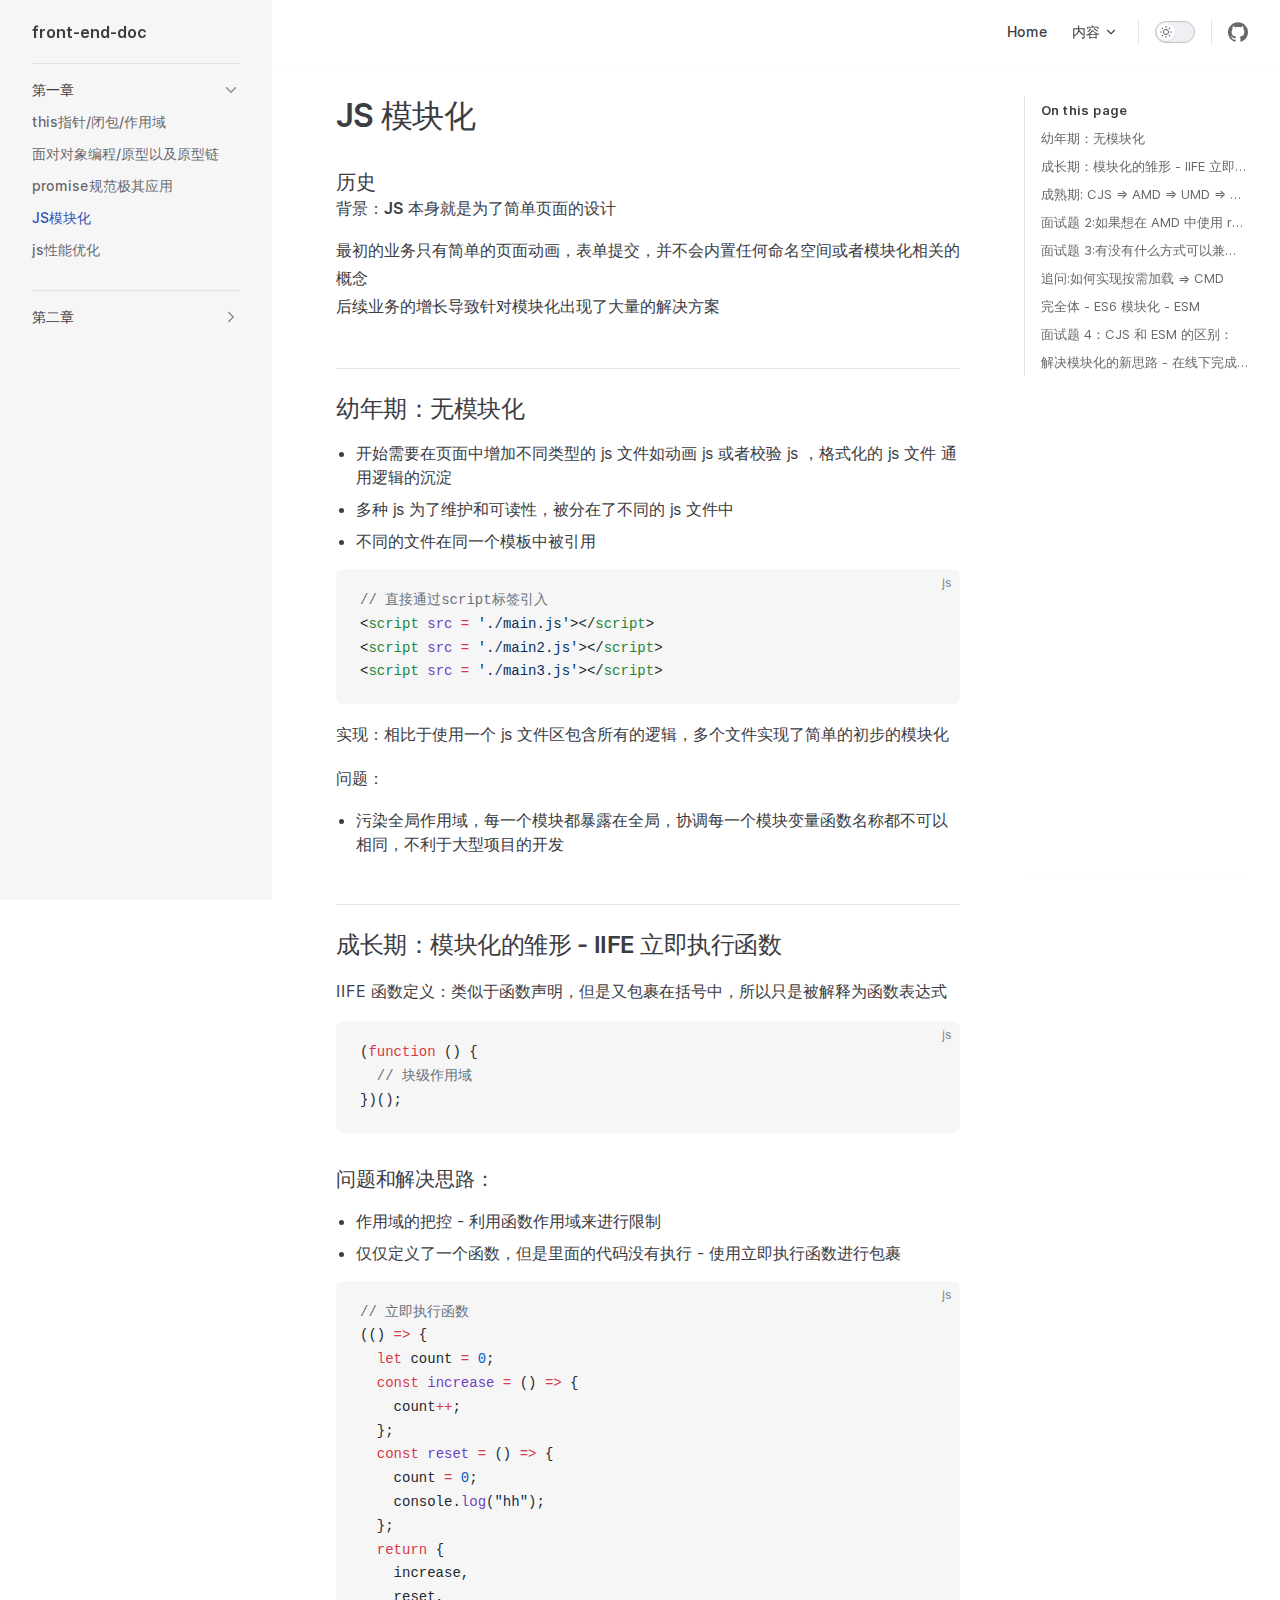
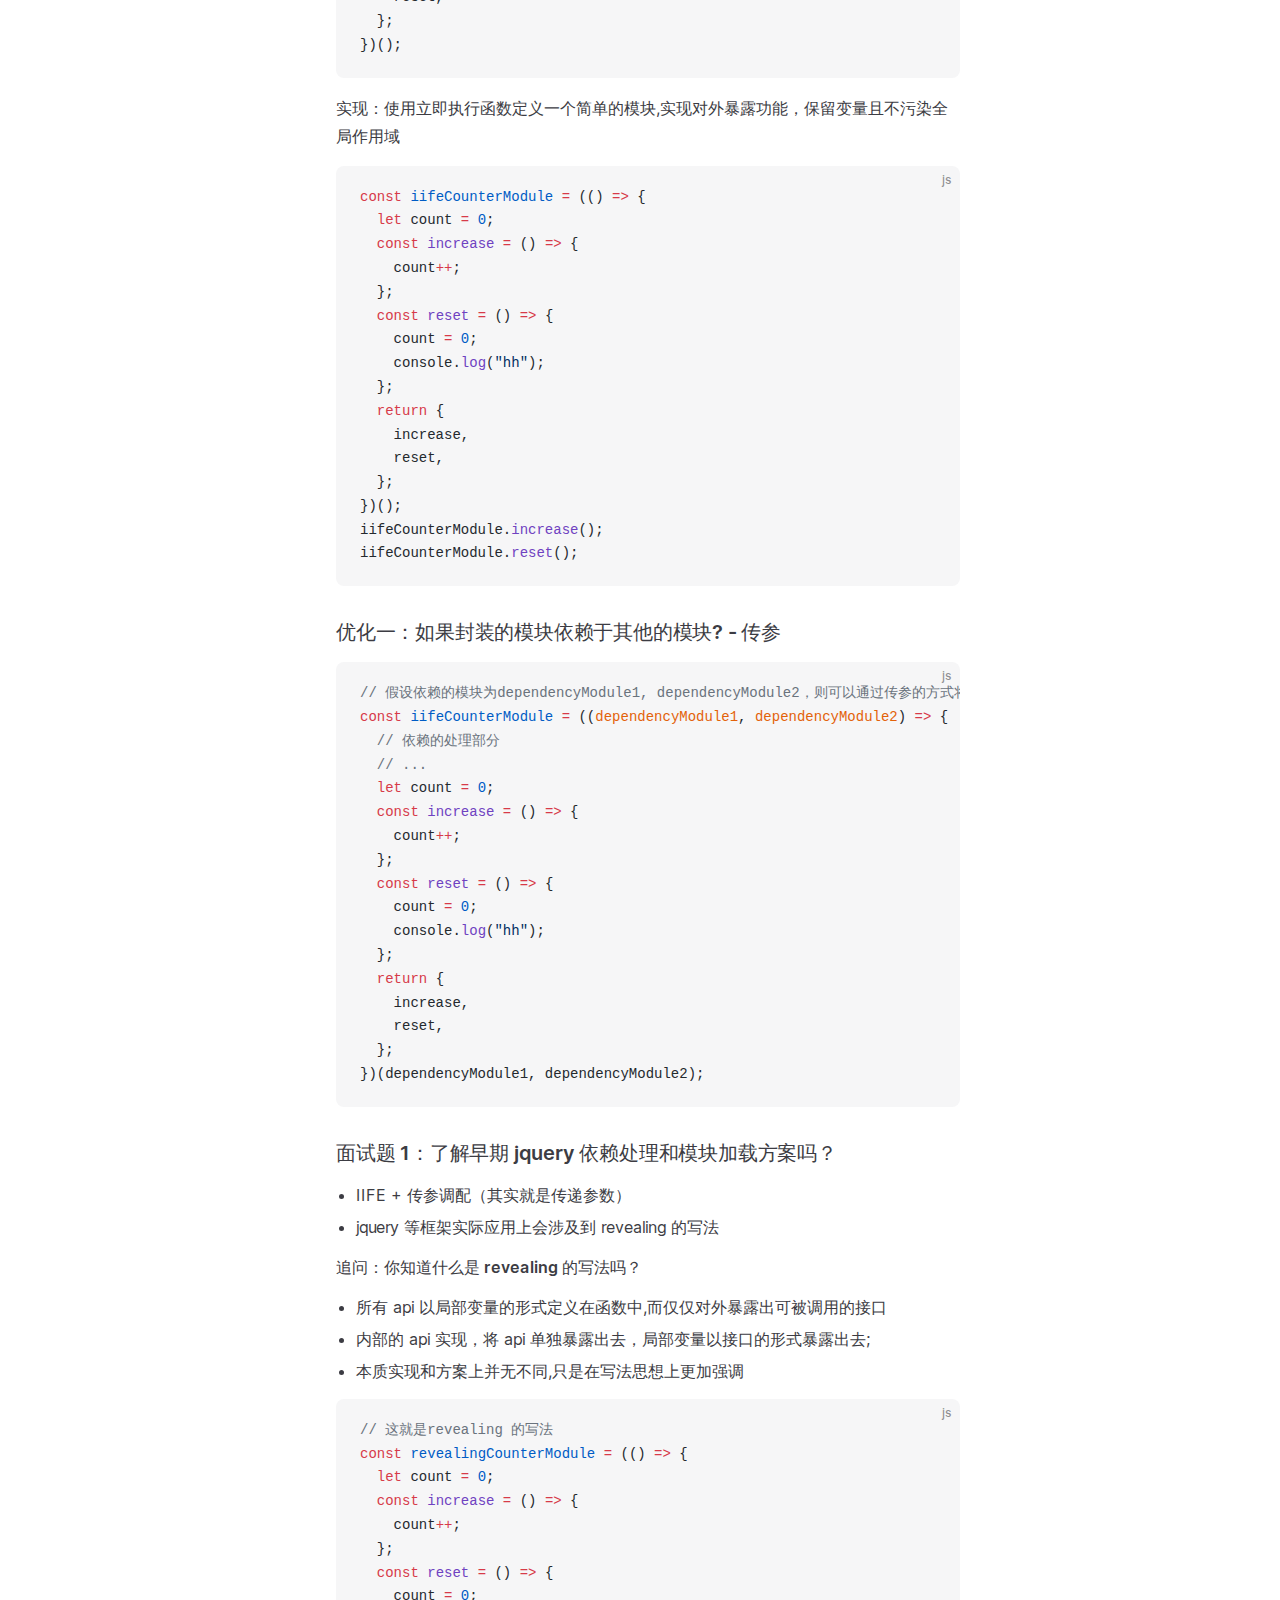
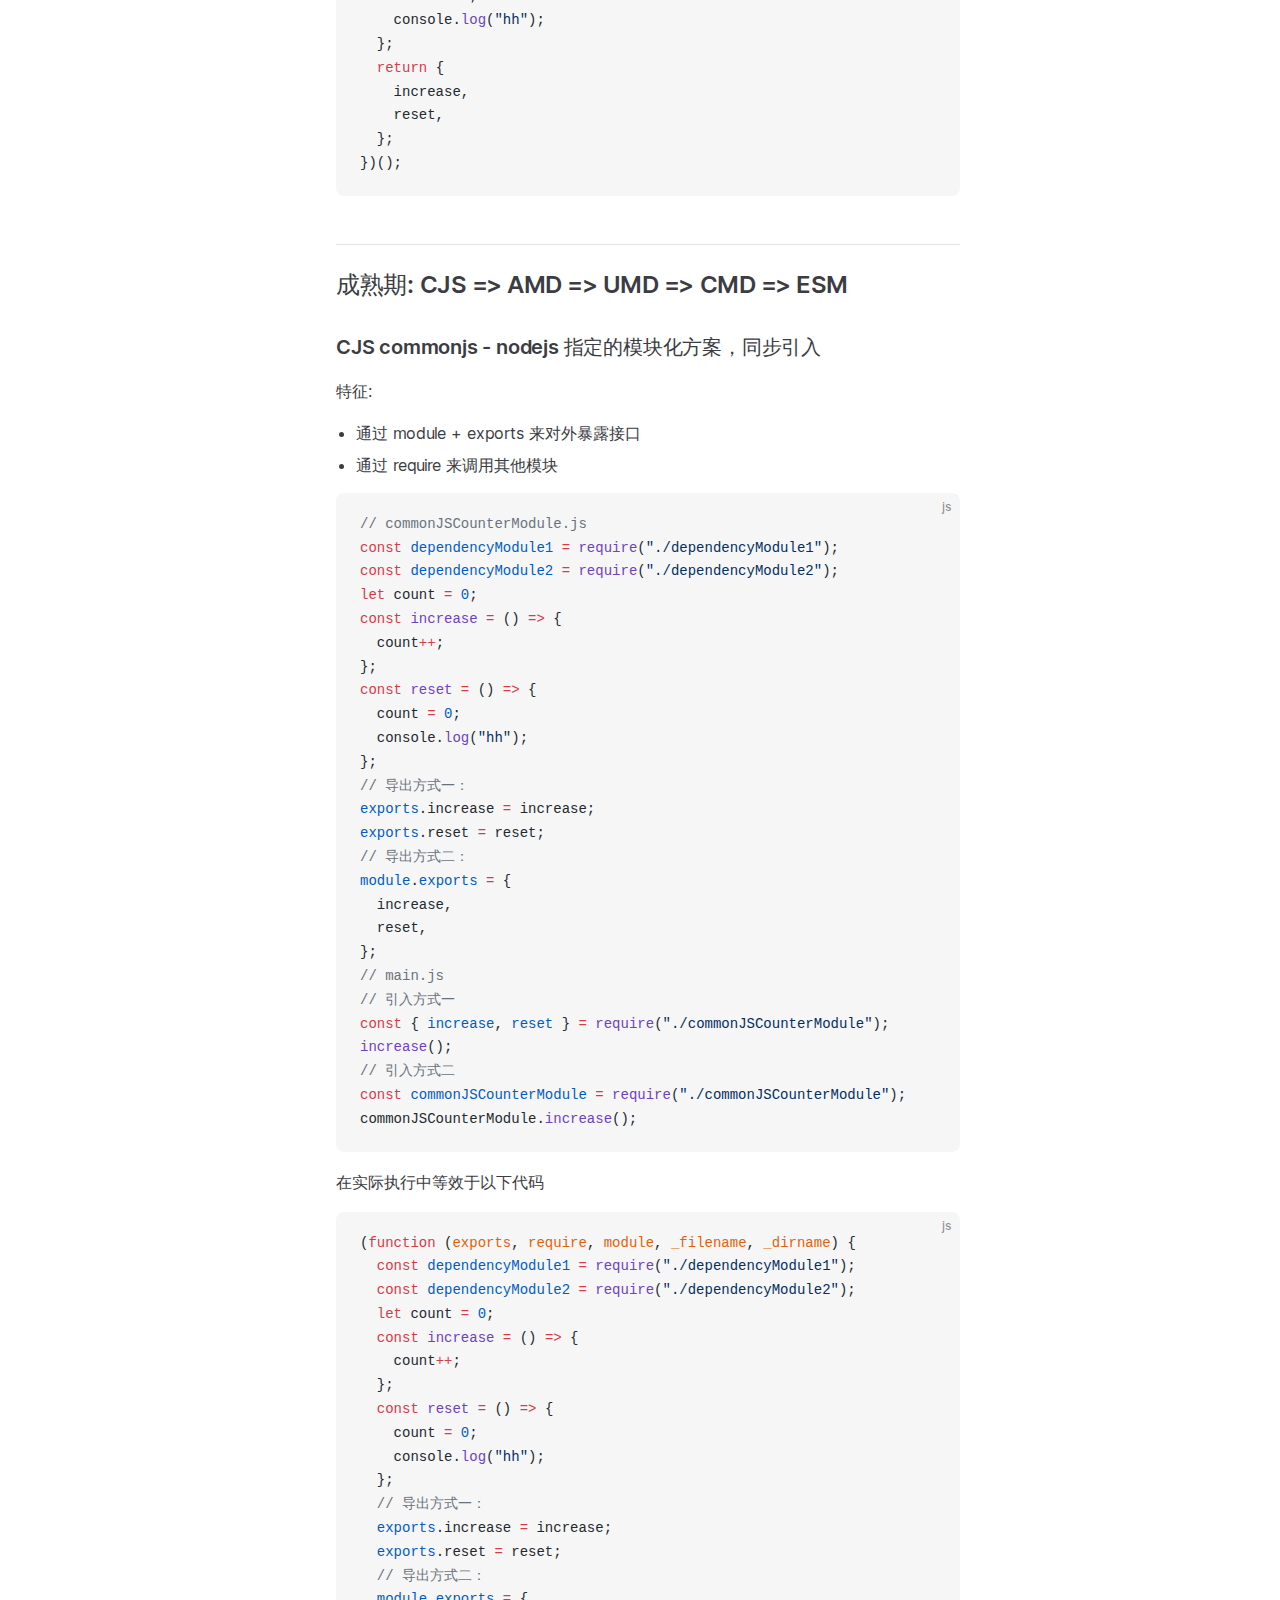
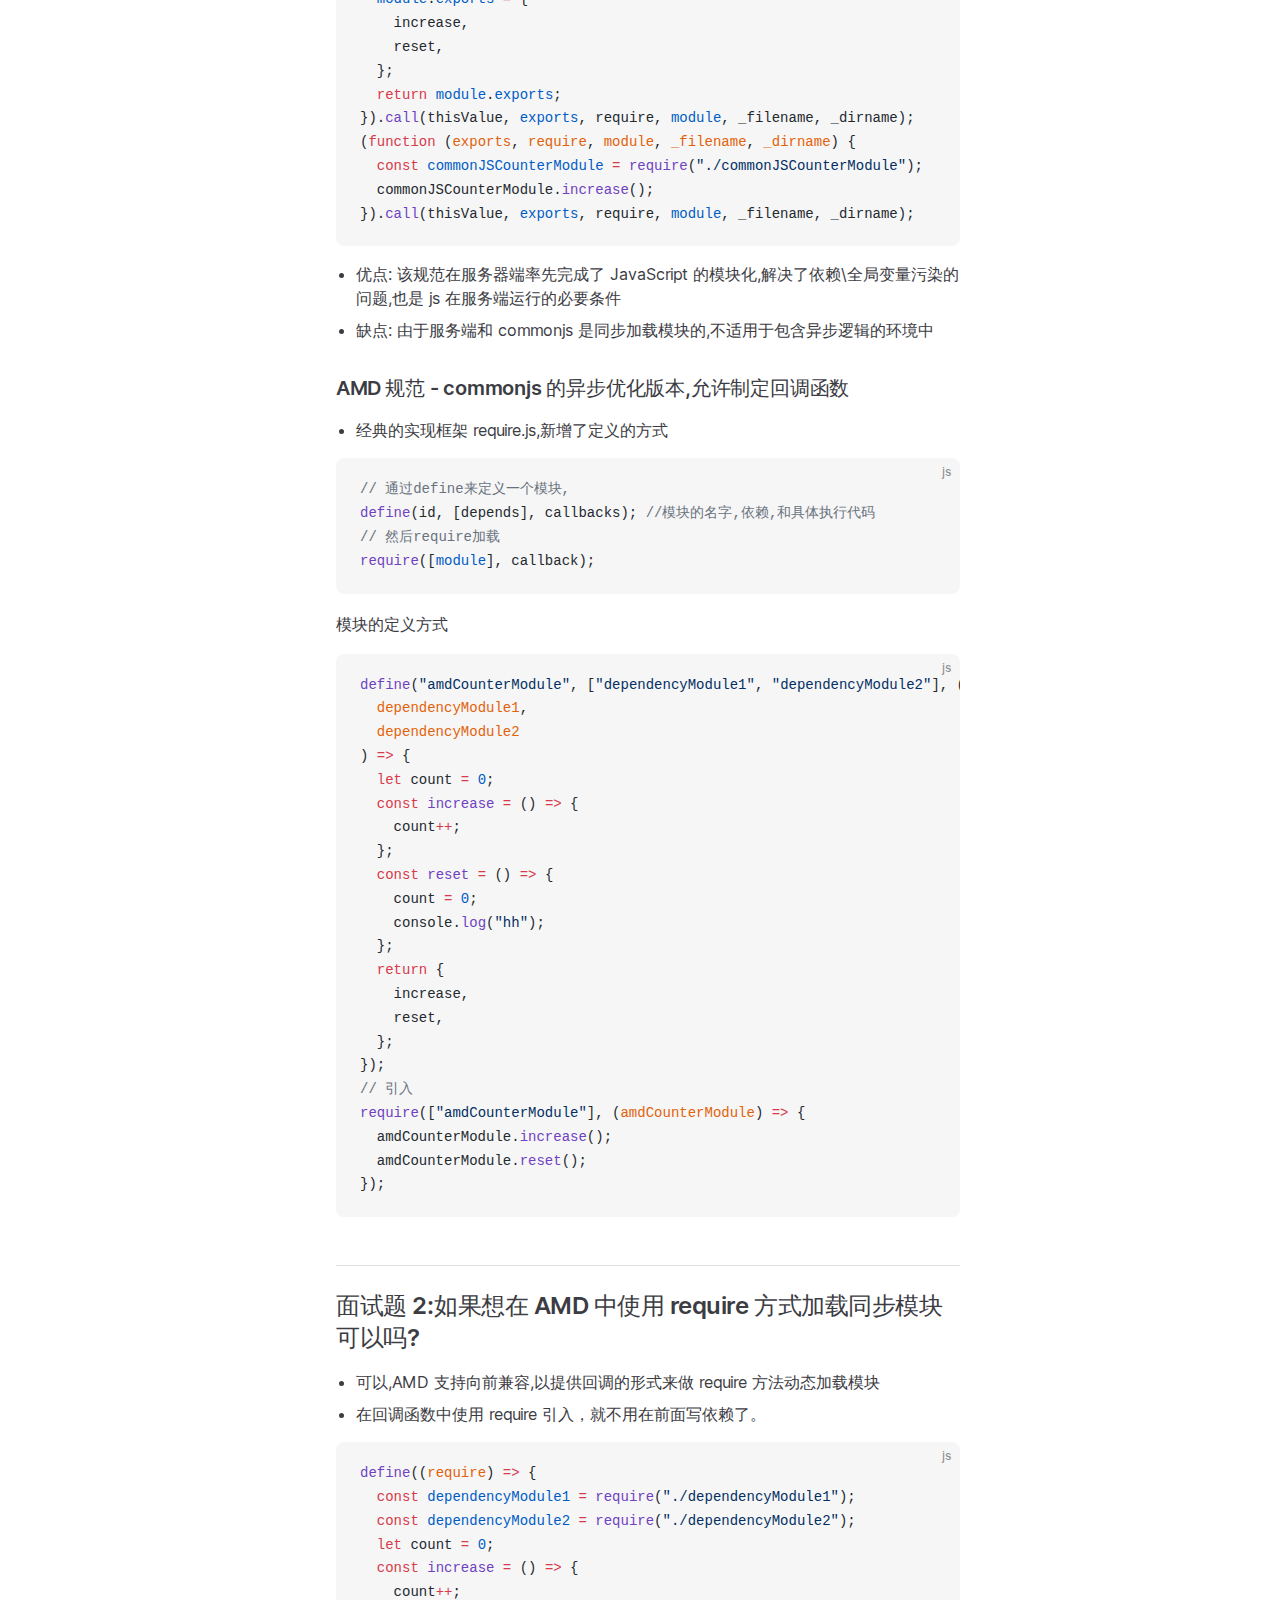
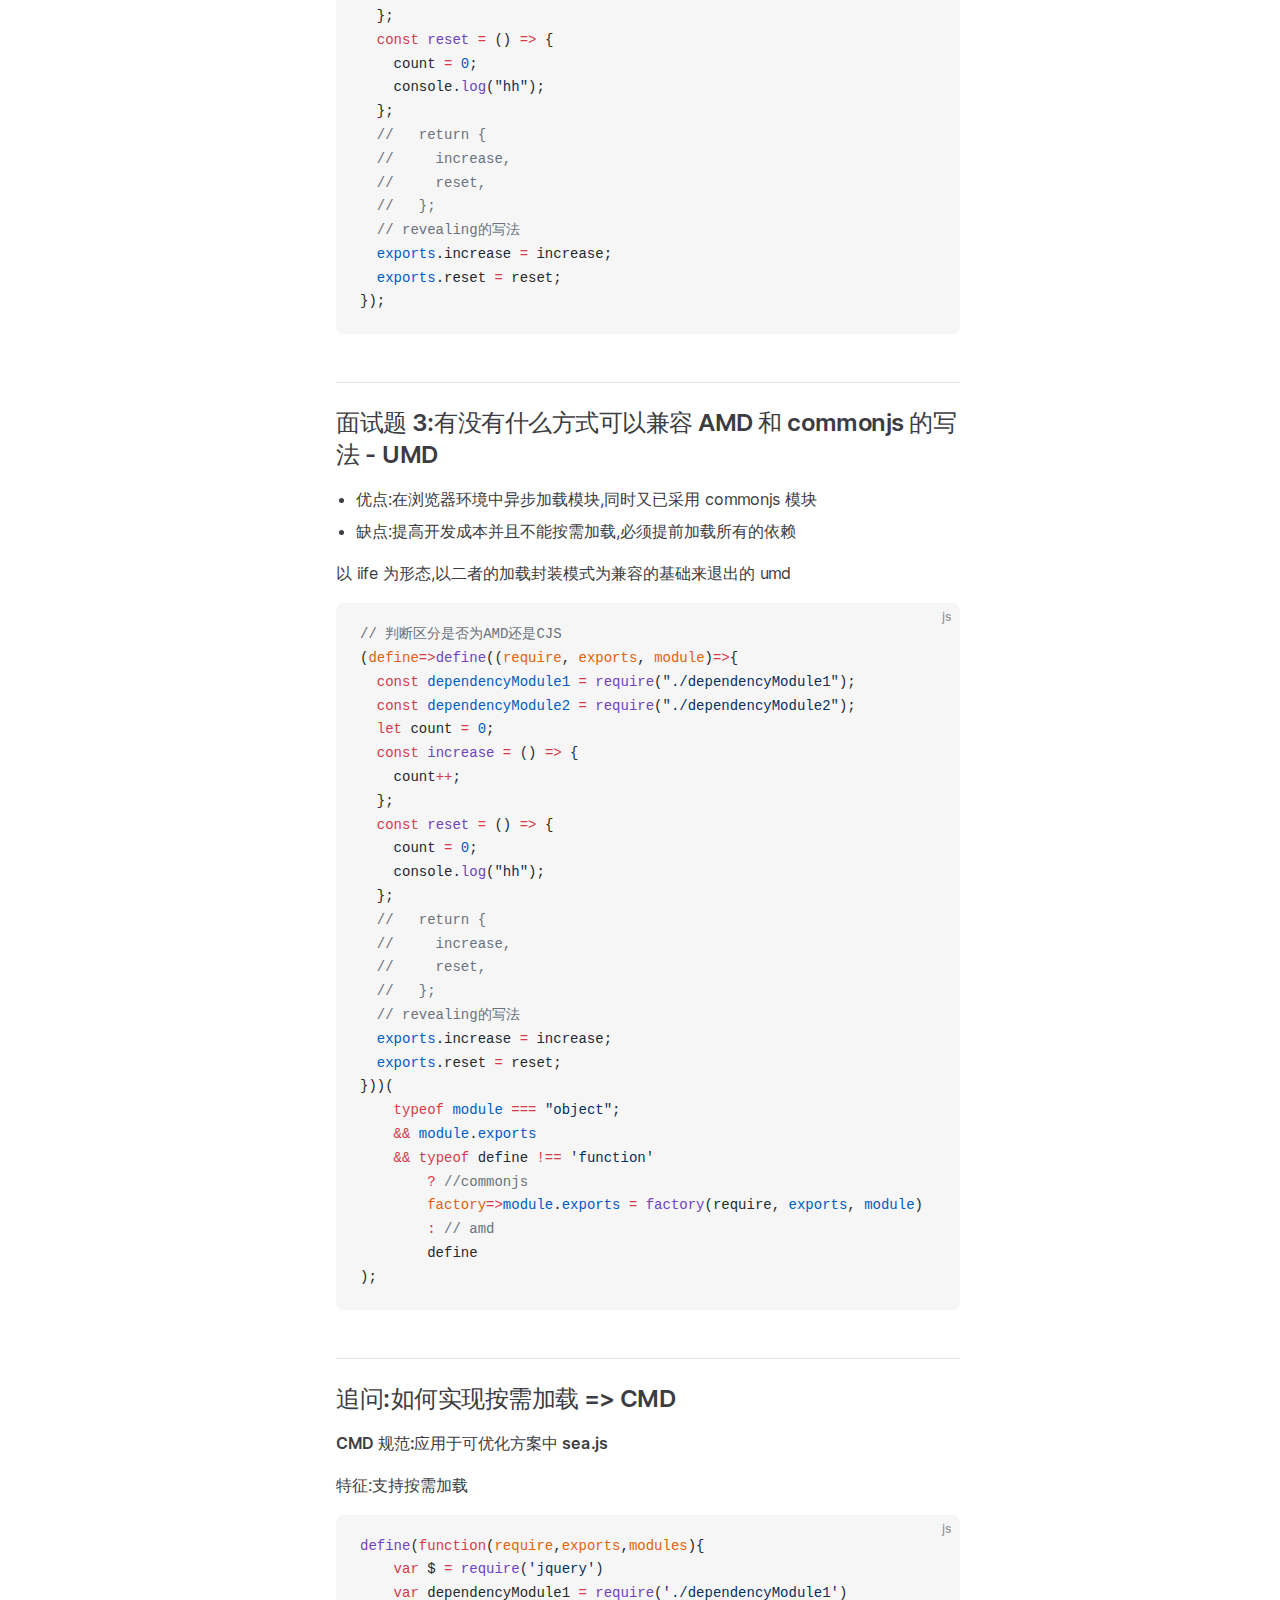
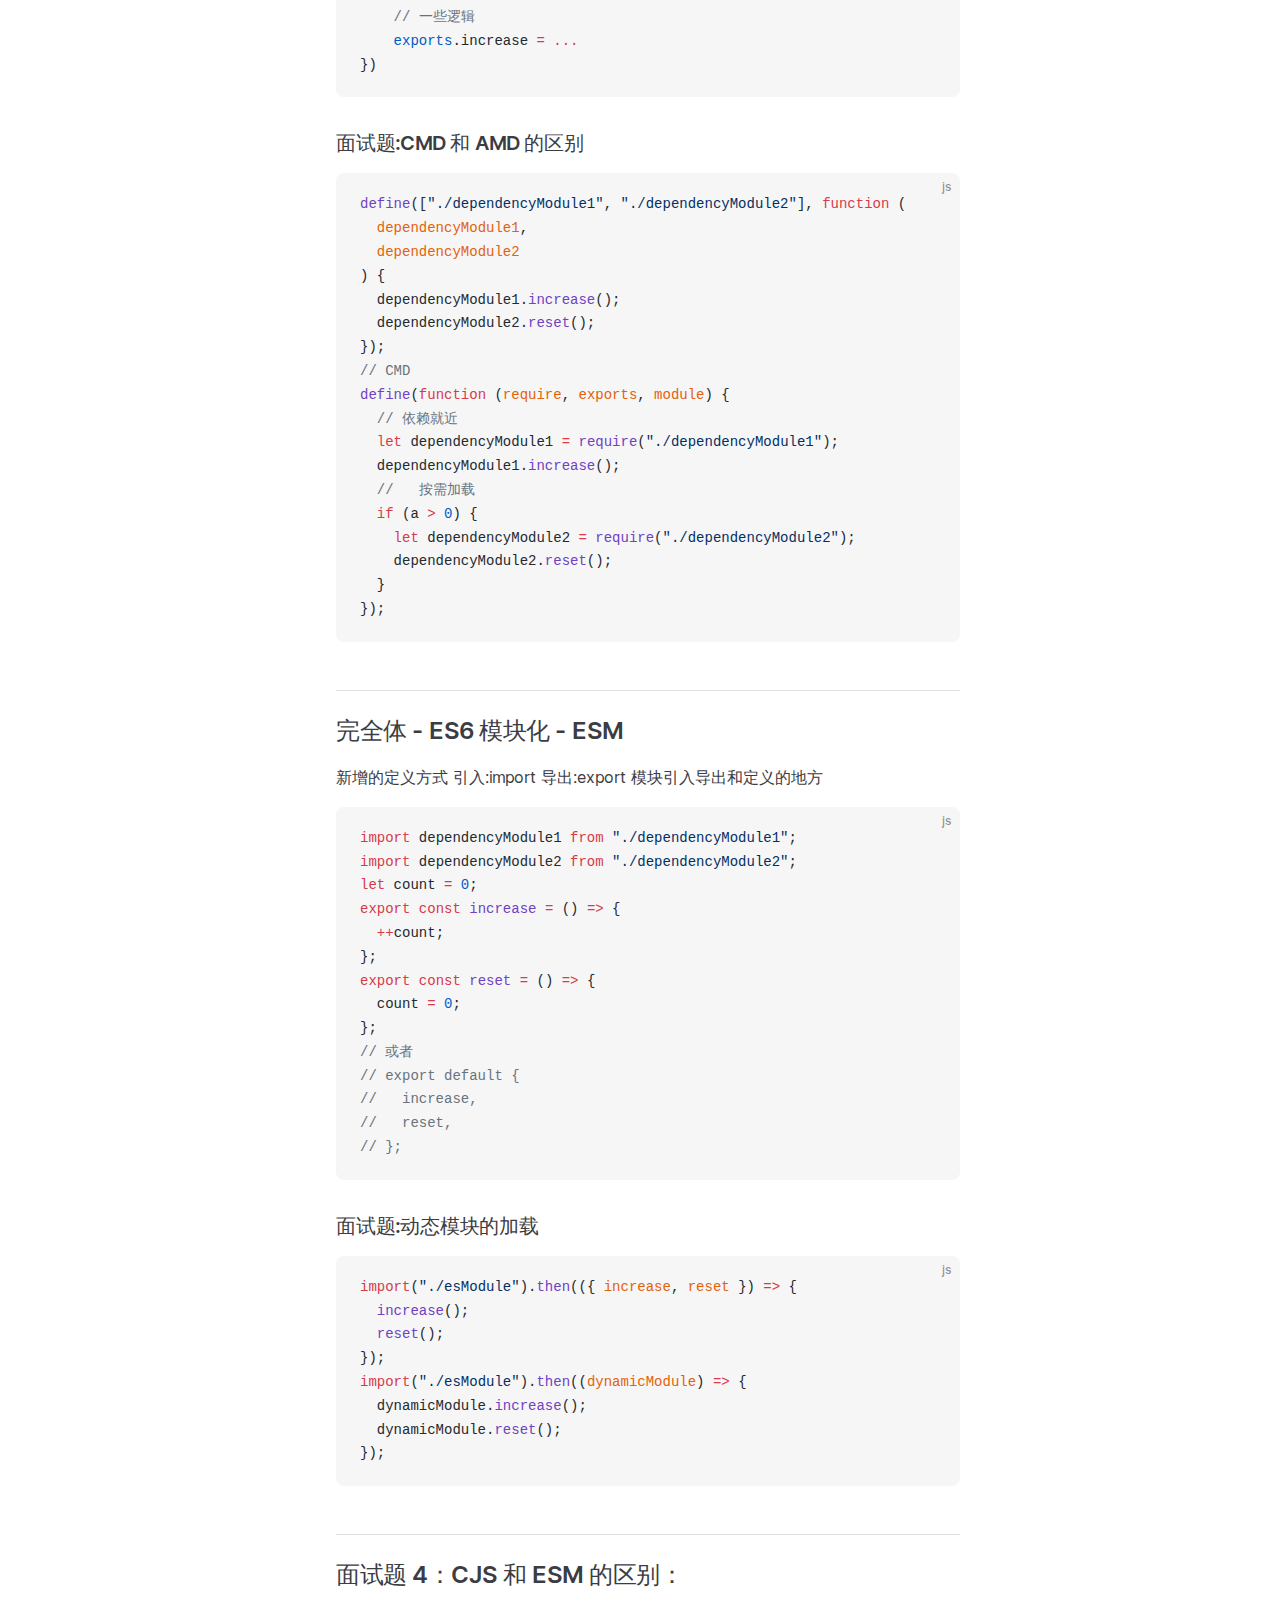
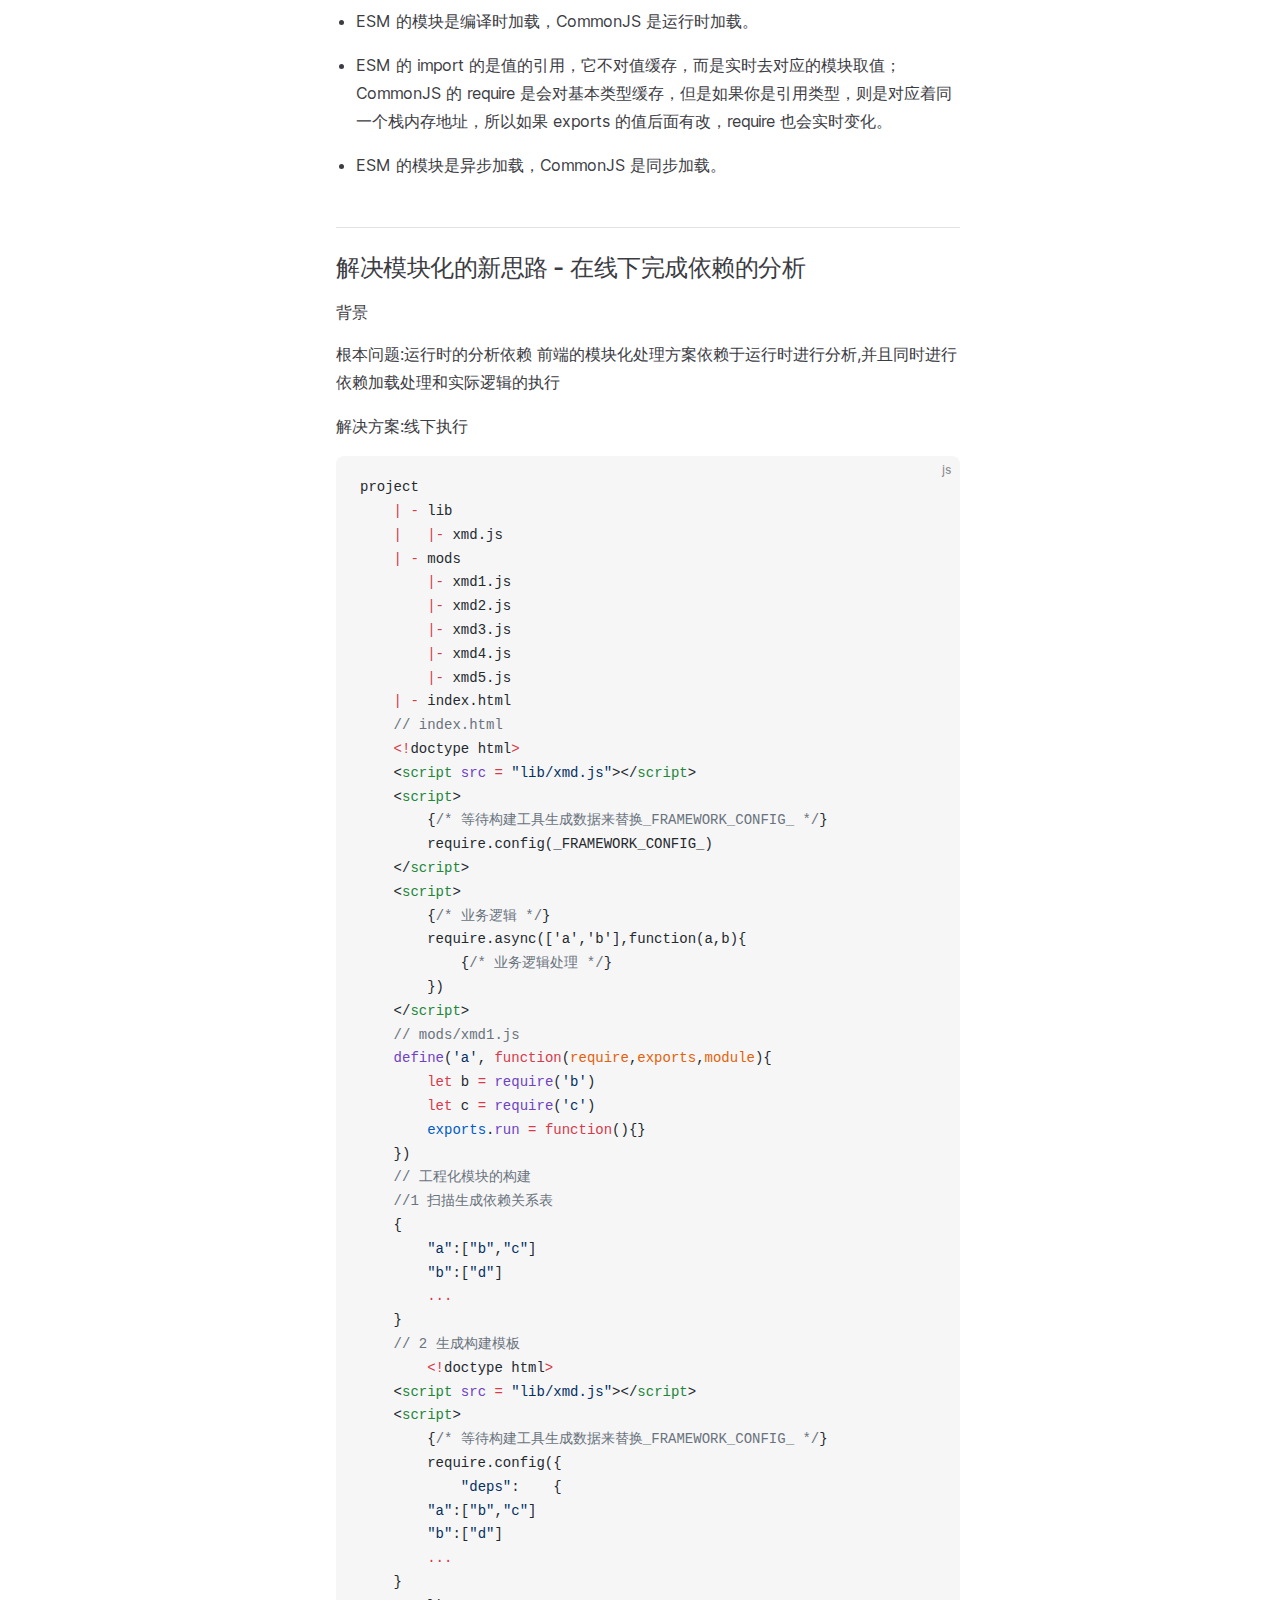
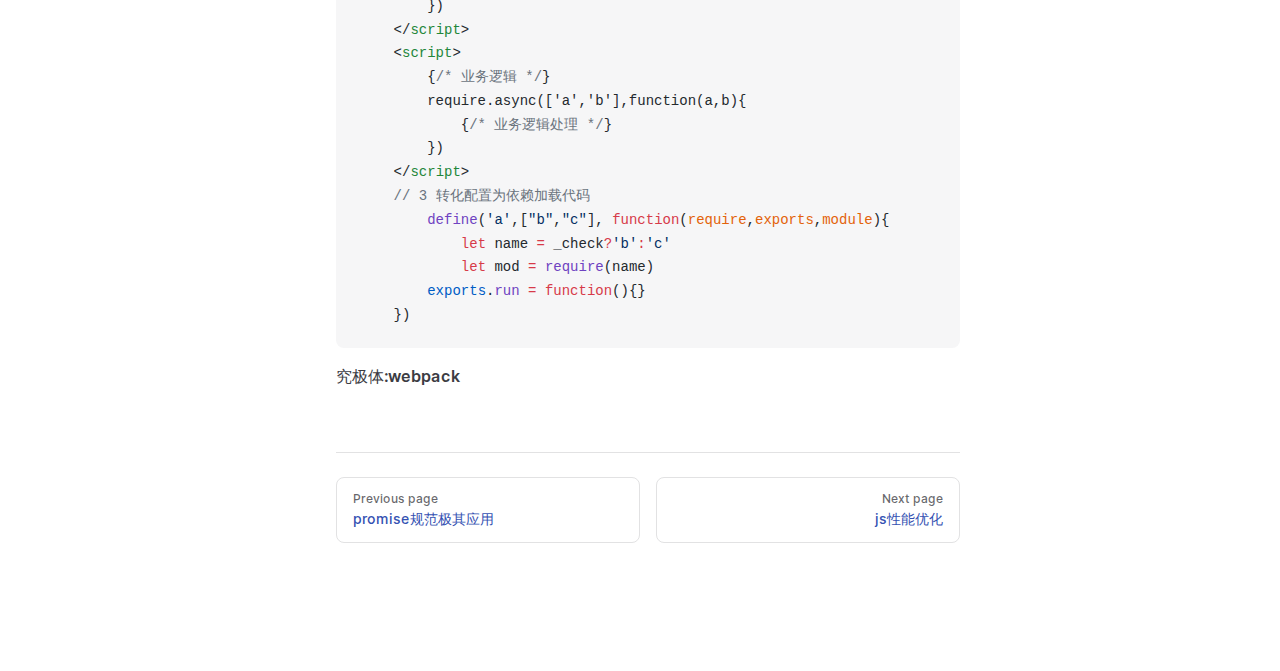
<file: zhaowa/JS模块化.html>
<!DOCTYPE html>
<html lang="en-US" dir="ltr">
  <head>
    <meta charset="utf-8">
    <meta name="viewport" content="width=device-width,initial-scale=1">
    <title>JS 模块化 | front-end-doc</title>
    <meta name="description" content="前端相关知识点和爪哇课程相关笔记">
    <meta name="generator" content="VitePress v1.0.0-rc.29">
    <link rel="preload stylesheet" href="/assets/style.YaifAsS7.css" as="style">
    
    <script type="module" src="/assets/app.BZnDgqKj.js"></script>
    <link rel="preload" href="/assets/inter-roman-latin.bvIUbFQP.woff2" as="font" type="font/woff2" crossorigin="">
    <link rel="modulepreload" href="/assets/chunks/framework.LBXiIpgL.js">
    <link rel="modulepreload" href="/assets/chunks/theme.0xuRr5Ra.js">
    <link rel="modulepreload" href="/assets/zhaowa_JS模块化.md.WwX1kSwH.lean.js">
    <link rel="icon" href="/logoIcon.png">
    <link rel="preconnect" href="https://fonts.googleapis.com">
    <link rel="preconnect" href="https://fonts.gstatic.com" crossorigin="">
    <link href="https://fonts.googleapis.com/css2?family=Roboto&amp;display=swap" rel="stylesheet">
    <link rel="stylesheet" href="https://cdn.jsdelivr.net/npm/@fancyapps/ui/dist/fancybox.css">
    <script src="https://cdn.jsdelivr.net/npm/@fancyapps/ui@4.0/dist/fancybox.umd.js"></script>
    <script id="check-dark-mode">(()=>{const e=localStorage.getItem("vitepress-theme-appearance")||"auto",a=window.matchMedia("(prefers-color-scheme: dark)").matches;(!e||e==="auto"?a:e==="dark")&&document.documentElement.classList.add("dark")})();</script>
    <script id="check-mac-os">document.documentElement.classList.toggle("mac",/Mac|iPhone|iPod|iPad/i.test(navigator.platform));</script>
  </head>
  <body>
    <div id="app"><div class="Layout" data-v-adec1f40><!--[--><!--]--><!--[--><span tabindex="-1" data-v-a87c9c2a></span><a href="#VPContent" class="VPSkipLink visually-hidden" data-v-a87c9c2a> Skip to content </a><!--]--><!----><header class="VPNav" data-v-adec1f40 data-v-9fe49155><div class="VPNavBar has-sidebar" data-v-9fe49155 data-v-32b77f8b><div class="container" data-v-32b77f8b><div class="title" data-v-32b77f8b><div class="VPNavBarTitle has-sidebar" data-v-32b77f8b data-v-42671280><a class="title" href="/" data-v-42671280><!--[--><!--]--><!----><!--[-->front-end-doc<!--]--><!--[--><!--]--></a></div></div><div class="content" data-v-32b77f8b><div class="curtain" data-v-32b77f8b></div><div class="content-body" data-v-32b77f8b><!--[--><!--]--><div class="VPNavBarSearch search" data-v-32b77f8b><!----></div><nav aria-labelledby="main-nav-aria-label" class="VPNavBarMenu menu" data-v-32b77f8b data-v-60064006><span id="main-nav-aria-label" class="visually-hidden" data-v-60064006>Main Navigation</span><!--[--><!--[--><a class="VPLink link VPNavBarMenuLink" href="/" tabindex="0" data-v-60064006 data-v-667d81be><!--[--><span data-v-667d81be>Home</span><!--]--></a><!--]--><!--[--><div class="VPFlyout VPNavBarMenuGroup" data-v-60064006 data-v-1582ad74><button type="button" class="button" aria-haspopup="true" aria-expanded="false" data-v-1582ad74><span class="text" data-v-1582ad74><!----><span data-v-1582ad74>内容</span><svg xmlns="http://www.w3.org/2000/svg" aria-hidden="true" focusable="false" viewbox="0 0 24 24" class="text-icon" data-v-1582ad74><path d="M12,16c-0.3,0-0.5-0.1-0.7-0.3l-6-6c-0.4-0.4-0.4-1,0-1.4s1-0.4,1.4,0l5.3,5.3l5.3-5.3c0.4-0.4,1-0.4,1.4,0s0.4,1,0,1.4l-6,6C12.5,15.9,12.3,16,12,16z"></path></svg></span></button><div class="menu" data-v-1582ad74><div class="VPMenu" data-v-1582ad74 data-v-504e7144><div class="items" data-v-504e7144><!--[--><!--[--><div class="VPMenuLink" data-v-504e7144 data-v-102e8ef3><a class="VPLink link" href="/zhaowa/this%E6%8C%87%E9%92%88-%E9%97%AD%E5%8C%85-%E4%BD%9C%E7%94%A8%E5%9F%9F.html" data-v-102e8ef3><!--[-->爪哇前端课程学习笔记<!--]--></a></div><!--]--><!--]--></div><!--[--><!--]--></div></div></div><!--]--><!--]--></nav><!----><div class="VPNavBarAppearance appearance" data-v-32b77f8b data-v-3d779dbb><button class="VPSwitch VPSwitchAppearance" type="button" role="switch" title="Switch to dark theme" aria-checked="false" data-v-3d779dbb data-v-ce6357a8 data-v-c84c1cab><span class="check" data-v-c84c1cab><span class="icon" data-v-c84c1cab><!--[--><svg xmlns="http://www.w3.org/2000/svg" aria-hidden="true" focusable="false" viewbox="0 0 24 24" class="sun" data-v-ce6357a8><path d="M12,18c-3.3,0-6-2.7-6-6s2.7-6,6-6s6,2.7,6,6S15.3,18,12,18zM12,8c-2.2,0-4,1.8-4,4c0,2.2,1.8,4,4,4c2.2,0,4-1.8,4-4C16,9.8,14.2,8,12,8z"></path><path d="M12,4c-0.6,0-1-0.4-1-1V1c0-0.6,0.4-1,1-1s1,0.4,1,1v2C13,3.6,12.6,4,12,4z"></path><path d="M12,24c-0.6,0-1-0.4-1-1v-2c0-0.6,0.4-1,1-1s1,0.4,1,1v2C13,23.6,12.6,24,12,24z"></path><path d="M5.6,6.6c-0.3,0-0.5-0.1-0.7-0.3L3.5,4.9c-0.4-0.4-0.4-1,0-1.4s1-0.4,1.4,0l1.4,1.4c0.4,0.4,0.4,1,0,1.4C6.2,6.5,5.9,6.6,5.6,6.6z"></path><path d="M19.8,20.8c-0.3,0-0.5-0.1-0.7-0.3l-1.4-1.4c-0.4-0.4-0.4-1,0-1.4s1-0.4,1.4,0l1.4,1.4c0.4,0.4,0.4,1,0,1.4C20.3,20.7,20,20.8,19.8,20.8z"></path><path d="M3,13H1c-0.6,0-1-0.4-1-1s0.4-1,1-1h2c0.6,0,1,0.4,1,1S3.6,13,3,13z"></path><path d="M23,13h-2c-0.6,0-1-0.4-1-1s0.4-1,1-1h2c0.6,0,1,0.4,1,1S23.6,13,23,13z"></path><path d="M4.2,20.8c-0.3,0-0.5-0.1-0.7-0.3c-0.4-0.4-0.4-1,0-1.4l1.4-1.4c0.4-0.4,1-0.4,1.4,0s0.4,1,0,1.4l-1.4,1.4C4.7,20.7,4.5,20.8,4.2,20.8z"></path><path d="M18.4,6.6c-0.3,0-0.5-0.1-0.7-0.3c-0.4-0.4-0.4-1,0-1.4l1.4-1.4c0.4-0.4,1-0.4,1.4,0s0.4,1,0,1.4l-1.4,1.4C18.9,6.5,18.6,6.6,18.4,6.6z"></path></svg><svg xmlns="http://www.w3.org/2000/svg" aria-hidden="true" focusable="false" viewbox="0 0 24 24" class="moon" data-v-ce6357a8><path d="M12.1,22c-0.3,0-0.6,0-0.9,0c-5.5-0.5-9.5-5.4-9-10.9c0.4-4.8,4.2-8.6,9-9c0.4,0,0.8,0.2,1,0.5c0.2,0.3,0.2,0.8-0.1,1.1c-2,2.7-1.4,6.4,1.3,8.4c2.1,1.6,5,1.6,7.1,0c0.3-0.2,0.7-0.3,1.1-0.1c0.3,0.2,0.5,0.6,0.5,1c-0.2,2.7-1.5,5.1-3.6,6.8C16.6,21.2,14.4,22,12.1,22zM9.3,4.4c-2.9,1-5,3.6-5.2,6.8c-0.4,4.4,2.8,8.3,7.2,8.7c2.1,0.2,4.2-0.4,5.8-1.8c1.1-0.9,1.9-2.1,2.4-3.4c-2.5,0.9-5.3,0.5-7.5-1.1C9.2,11.4,8.1,7.7,9.3,4.4z"></path></svg><!--]--></span></span></button></div><div class="VPSocialLinks VPNavBarSocialLinks social-links" data-v-32b77f8b data-v-3156eb2e data-v-07ab6f47><!--[--><a class="VPSocialLink no-icon" href="https://github.com/rainbowchenx/rainbowchenx.github.io" aria-label="github" target="_blank" rel="noopener" data-v-07ab6f47 data-v-e5b0eb89><svg role="img" viewBox="0 0 24 24" xmlns="http://www.w3.org/2000/svg"><title>GitHub</title><path d="M12 .297c-6.63 0-12 5.373-12 12 0 5.303 3.438 9.8 8.205 11.385.6.113.82-.258.82-.577 0-.285-.01-1.04-.015-2.04-3.338.724-4.042-1.61-4.042-1.61C4.422 18.07 3.633 17.7 3.633 17.7c-1.087-.744.084-.729.084-.729 1.205.084 1.838 1.236 1.838 1.236 1.07 1.835 2.809 1.305 3.495.998.108-.776.417-1.305.76-1.605-2.665-.3-5.466-1.332-5.466-5.93 0-1.31.465-2.38 1.235-3.22-.135-.303-.54-1.523.105-3.176 0 0 1.005-.322 3.3 1.23.96-.267 1.98-.399 3-.405 1.02.006 2.04.138 3 .405 2.28-1.552 3.285-1.23 3.285-1.23.645 1.653.24 2.873.12 3.176.765.84 1.23 1.91 1.23 3.22 0 4.61-2.805 5.625-5.475 5.92.42.36.81 1.096.81 2.22 0 1.606-.015 2.896-.015 3.286 0 .315.21.69.825.57C20.565 22.092 24 17.592 24 12.297c0-6.627-5.373-12-12-12"/></svg></a><!--]--></div><div class="VPFlyout VPNavBarExtra extra" data-v-32b77f8b data-v-05318c2f data-v-1582ad74><button type="button" class="button" aria-haspopup="true" aria-expanded="false" aria-label="extra navigation" data-v-1582ad74><svg xmlns="http://www.w3.org/2000/svg" aria-hidden="true" focusable="false" viewbox="0 0 24 24" class="icon" data-v-1582ad74><circle cx="12" cy="12" r="2"></circle><circle cx="19" cy="12" r="2"></circle><circle cx="5" cy="12" r="2"></circle></svg></button><div class="menu" data-v-1582ad74><div class="VPMenu" data-v-1582ad74 data-v-504e7144><!----><!--[--><!--[--><!----><div class="group" data-v-05318c2f><div class="item appearance" data-v-05318c2f><p class="label" data-v-05318c2f>Appearance</p><div class="appearance-action" data-v-05318c2f><button class="VPSwitch VPSwitchAppearance" type="button" role="switch" title="Switch to dark theme" aria-checked="false" data-v-05318c2f data-v-ce6357a8 data-v-c84c1cab><span class="check" data-v-c84c1cab><span class="icon" data-v-c84c1cab><!--[--><svg xmlns="http://www.w3.org/2000/svg" aria-hidden="true" focusable="false" viewbox="0 0 24 24" class="sun" data-v-ce6357a8><path d="M12,18c-3.3,0-6-2.7-6-6s2.7-6,6-6s6,2.7,6,6S15.3,18,12,18zM12,8c-2.2,0-4,1.8-4,4c0,2.2,1.8,4,4,4c2.2,0,4-1.8,4-4C16,9.8,14.2,8,12,8z"></path><path d="M12,4c-0.6,0-1-0.4-1-1V1c0-0.6,0.4-1,1-1s1,0.4,1,1v2C13,3.6,12.6,4,12,4z"></path><path d="M12,24c-0.6,0-1-0.4-1-1v-2c0-0.6,0.4-1,1-1s1,0.4,1,1v2C13,23.6,12.6,24,12,24z"></path><path d="M5.6,6.6c-0.3,0-0.5-0.1-0.7-0.3L3.5,4.9c-0.4-0.4-0.4-1,0-1.4s1-0.4,1.4,0l1.4,1.4c0.4,0.4,0.4,1,0,1.4C6.2,6.5,5.9,6.6,5.6,6.6z"></path><path d="M19.8,20.8c-0.3,0-0.5-0.1-0.7-0.3l-1.4-1.4c-0.4-0.4-0.4-1,0-1.4s1-0.4,1.4,0l1.4,1.4c0.4,0.4,0.4,1,0,1.4C20.3,20.7,20,20.8,19.8,20.8z"></path><path d="M3,13H1c-0.6,0-1-0.4-1-1s0.4-1,1-1h2c0.6,0,1,0.4,1,1S3.6,13,3,13z"></path><path d="M23,13h-2c-0.6,0-1-0.4-1-1s0.4-1,1-1h2c0.6,0,1,0.4,1,1S23.6,13,23,13z"></path><path d="M4.2,20.8c-0.3,0-0.5-0.1-0.7-0.3c-0.4-0.4-0.4-1,0-1.4l1.4-1.4c0.4-0.4,1-0.4,1.4,0s0.4,1,0,1.4l-1.4,1.4C4.7,20.7,4.5,20.8,4.2,20.8z"></path><path d="M18.4,6.6c-0.3,0-0.5-0.1-0.7-0.3c-0.4-0.4-0.4-1,0-1.4l1.4-1.4c0.4-0.4,1-0.4,1.4,0s0.4,1,0,1.4l-1.4,1.4C18.9,6.5,18.6,6.6,18.4,6.6z"></path></svg><svg xmlns="http://www.w3.org/2000/svg" aria-hidden="true" focusable="false" viewbox="0 0 24 24" class="moon" data-v-ce6357a8><path d="M12.1,22c-0.3,0-0.6,0-0.9,0c-5.5-0.5-9.5-5.4-9-10.9c0.4-4.8,4.2-8.6,9-9c0.4,0,0.8,0.2,1,0.5c0.2,0.3,0.2,0.8-0.1,1.1c-2,2.7-1.4,6.4,1.3,8.4c2.1,1.6,5,1.6,7.1,0c0.3-0.2,0.7-0.3,1.1-0.1c0.3,0.2,0.5,0.6,0.5,1c-0.2,2.7-1.5,5.1-3.6,6.8C16.6,21.2,14.4,22,12.1,22zM9.3,4.4c-2.9,1-5,3.6-5.2,6.8c-0.4,4.4,2.8,8.3,7.2,8.7c2.1,0.2,4.2-0.4,5.8-1.8c1.1-0.9,1.9-2.1,2.4-3.4c-2.5,0.9-5.3,0.5-7.5-1.1C9.2,11.4,8.1,7.7,9.3,4.4z"></path></svg><!--]--></span></span></button></div></div></div><div class="group" data-v-05318c2f><div class="item social-links" data-v-05318c2f><div class="VPSocialLinks social-links-list" data-v-05318c2f data-v-07ab6f47><!--[--><a class="VPSocialLink no-icon" href="https://github.com/rainbowchenx/rainbowchenx.github.io" aria-label="github" target="_blank" rel="noopener" data-v-07ab6f47 data-v-e5b0eb89><svg role="img" viewBox="0 0 24 24" xmlns="http://www.w3.org/2000/svg"><title>GitHub</title><path d="M12 .297c-6.63 0-12 5.373-12 12 0 5.303 3.438 9.8 8.205 11.385.6.113.82-.258.82-.577 0-.285-.01-1.04-.015-2.04-3.338.724-4.042-1.61-4.042-1.61C4.422 18.07 3.633 17.7 3.633 17.7c-1.087-.744.084-.729.084-.729 1.205.084 1.838 1.236 1.838 1.236 1.07 1.835 2.809 1.305 3.495.998.108-.776.417-1.305.76-1.605-2.665-.3-5.466-1.332-5.466-5.93 0-1.31.465-2.38 1.235-3.22-.135-.303-.54-1.523.105-3.176 0 0 1.005-.322 3.3 1.23.96-.267 1.98-.399 3-.405 1.02.006 2.04.138 3 .405 2.28-1.552 3.285-1.23 3.285-1.23.645 1.653.24 2.873.12 3.176.765.84 1.23 1.91 1.23 3.22 0 4.61-2.805 5.625-5.475 5.92.42.36.81 1.096.81 2.22 0 1.606-.015 2.896-.015 3.286 0 .315.21.69.825.57C20.565 22.092 24 17.592 24 12.297c0-6.627-5.373-12-12-12"/></svg></a><!--]--></div></div></div><!--]--><!--]--></div></div></div><!--[--><!--]--><button type="button" class="VPNavBarHamburger hamburger" aria-label="mobile navigation" aria-expanded="false" aria-controls="VPNavScreen" data-v-32b77f8b data-v-f3104a7f><span class="container" data-v-f3104a7f><span class="top" data-v-f3104a7f></span><span class="middle" data-v-f3104a7f></span><span class="bottom" data-v-f3104a7f></span></span></button></div></div></div></div><!----></header><div class="VPLocalNav reached-top" data-v-adec1f40 data-v-47295488><button class="menu" aria-expanded="false" aria-controls="VPSidebarNav" data-v-47295488><svg xmlns="http://www.w3.org/2000/svg" aria-hidden="true" focusable="false" viewbox="0 0 24 24" class="menu-icon" data-v-47295488><path d="M17,11H3c-0.6,0-1-0.4-1-1s0.4-1,1-1h14c0.6,0,1,0.4,1,1S17.6,11,17,11z"></path><path d="M21,7H3C2.4,7,2,6.6,2,6s0.4-1,1-1h18c0.6,0,1,0.4,1,1S21.6,7,21,7z"></path><path d="M21,15H3c-0.6,0-1-0.4-1-1s0.4-1,1-1h18c0.6,0,1,0.4,1,1S21.6,15,21,15z"></path><path d="M17,19H3c-0.6,0-1-0.4-1-1s0.4-1,1-1h14c0.6,0,1,0.4,1,1S17.6,19,17,19z"></path></svg><span class="menu-text" data-v-47295488>Menu</span></button><div class="VPLocalNavOutlineDropdown" style="--vp-vh:0px;" data-v-47295488 data-v-ee3ec388><button data-v-ee3ec388>Return to top</button><!----></div></div><aside class="VPSidebar" data-v-adec1f40 data-v-31416dd5><div class="curtain" data-v-31416dd5></div><nav class="nav" id="VPSidebarNav" aria-labelledby="sidebar-aria-label" tabindex="-1" data-v-31416dd5><span class="visually-hidden" id="sidebar-aria-label" data-v-31416dd5> Sidebar Navigation </span><!--[--><!--]--><!--[--><div class="group" data-v-31416dd5><section class="VPSidebarItem level-0 collapsible has-active" data-v-31416dd5 data-v-2f3d2c1e><div class="item" role="button" tabindex="0" data-v-2f3d2c1e><div class="indicator" data-v-2f3d2c1e></div><h2 class="text" data-v-2f3d2c1e>第一章</h2><div class="caret" role="button" aria-label="toggle section" tabindex="0" data-v-2f3d2c1e><svg xmlns="http://www.w3.org/2000/svg" aria-hidden="true" focusable="false" viewbox="0 0 24 24" class="caret-icon" data-v-2f3d2c1e><path d="M9,19c-0.3,0-0.5-0.1-0.7-0.3c-0.4-0.4-0.4-1,0-1.4l5.3-5.3L8.3,6.7c-0.4-0.4-0.4-1,0-1.4s1-0.4,1.4,0l6,6c0.4,0.4,0.4,1,0,1.4l-6,6C9.5,18.9,9.3,19,9,19z"></path></svg></div></div><div class="items" data-v-2f3d2c1e><!--[--><div class="VPSidebarItem level-1 is-link" data-v-2f3d2c1e data-v-2f3d2c1e><div class="item" data-v-2f3d2c1e><div class="indicator" data-v-2f3d2c1e></div><a class="VPLink link link" href="/zhaowa/this%E6%8C%87%E9%92%88-%E9%97%AD%E5%8C%85-%E4%BD%9C%E7%94%A8%E5%9F%9F.html" data-v-2f3d2c1e><!--[--><p class="text" data-v-2f3d2c1e>this指针/闭包/作用域</p><!--]--></a><!----></div><!----></div><div class="VPSidebarItem level-1 is-link" data-v-2f3d2c1e data-v-2f3d2c1e><div class="item" data-v-2f3d2c1e><div class="indicator" data-v-2f3d2c1e></div><a class="VPLink link link" href="/zhaowa/%E9%9D%A2%E5%AF%B9%E5%AF%B9%E8%B1%A1%E7%BC%96%E7%A8%8B-%E5%8E%9F%E5%9E%8B%E4%BB%A5%E5%8F%8A%E5%8E%9F%E5%9E%8B%E9%93%BE.html" data-v-2f3d2c1e><!--[--><p class="text" data-v-2f3d2c1e>面对对象编程/原型以及原型链</p><!--]--></a><!----></div><!----></div><div class="VPSidebarItem level-1 is-link" data-v-2f3d2c1e data-v-2f3d2c1e><div class="item" data-v-2f3d2c1e><div class="indicator" data-v-2f3d2c1e></div><a class="VPLink link link" href="/zhaowa/promise%E8%A7%84%E8%8C%83%E6%9E%81%E5%85%B6%E5%BA%94%E7%94%A8.html" data-v-2f3d2c1e><!--[--><p class="text" data-v-2f3d2c1e>promise规范极其应用</p><!--]--></a><!----></div><!----></div><div class="VPSidebarItem level-1 is-link" data-v-2f3d2c1e data-v-2f3d2c1e><div class="item" data-v-2f3d2c1e><div class="indicator" data-v-2f3d2c1e></div><a class="VPLink link link" href="/zhaowa/JS%E6%A8%A1%E5%9D%97%E5%8C%96.html" data-v-2f3d2c1e><!--[--><p class="text" data-v-2f3d2c1e>JS模块化</p><!--]--></a><!----></div><!----></div><div class="VPSidebarItem level-1 is-link" data-v-2f3d2c1e data-v-2f3d2c1e><div class="item" data-v-2f3d2c1e><div class="indicator" data-v-2f3d2c1e></div><a class="VPLink link link" href="/zhaowa/js%E6%80%A7%E8%83%BD%E4%BC%98%E5%8C%96.html" data-v-2f3d2c1e><!--[--><p class="text" data-v-2f3d2c1e>js性能优化</p><!--]--></a><!----></div><!----></div><!--]--></div></section></div><div class="group" data-v-31416dd5><section class="VPSidebarItem level-0 collapsible collapsed" data-v-31416dd5 data-v-2f3d2c1e><div class="item" role="button" tabindex="0" data-v-2f3d2c1e><div class="indicator" data-v-2f3d2c1e></div><h2 class="text" data-v-2f3d2c1e>第二章</h2><div class="caret" role="button" aria-label="toggle section" tabindex="0" data-v-2f3d2c1e><svg xmlns="http://www.w3.org/2000/svg" aria-hidden="true" focusable="false" viewbox="0 0 24 24" class="caret-icon" data-v-2f3d2c1e><path d="M9,19c-0.3,0-0.5-0.1-0.7-0.3c-0.4-0.4-0.4-1,0-1.4l5.3-5.3L8.3,6.7c-0.4-0.4-0.4-1,0-1.4s1-0.4,1.4,0l6,6c0.4,0.4,0.4,1,0,1.4l-6,6C9.5,18.9,9.3,19,9,19z"></path></svg></div></div><div class="items" data-v-2f3d2c1e><!--[--><div class="VPSidebarItem level-1 is-link" data-v-2f3d2c1e data-v-2f3d2c1e><div class="item" data-v-2f3d2c1e><div class="indicator" data-v-2f3d2c1e></div><a class="VPLink link link" href="/markdown-examples.html" data-v-2f3d2c1e><!--[--><p class="text" data-v-2f3d2c1e>Markdown Examples</p><!--]--></a><!----></div><!----></div><div class="VPSidebarItem level-1 is-link" data-v-2f3d2c1e data-v-2f3d2c1e><div class="item" data-v-2f3d2c1e><div class="indicator" data-v-2f3d2c1e></div><a class="VPLink link link" href="/api-examples.html" data-v-2f3d2c1e><!--[--><p class="text" data-v-2f3d2c1e>Runtime API Examples</p><!--]--></a><!----></div><!----></div><div class="VPSidebarItem level-1 is-link" data-v-2f3d2c1e data-v-2f3d2c1e><div class="item" data-v-2f3d2c1e><div class="indicator" data-v-2f3d2c1e></div><a class="VPLink link link" href="/zhaowa/VUE%E5%9F%BA%E7%A1%80.html" data-v-2f3d2c1e><!--[--><p class="text" data-v-2f3d2c1e>VUE基础</p><!--]--></a><!----></div><!----></div><div class="VPSidebarItem level-1 is-link" data-v-2f3d2c1e data-v-2f3d2c1e><div class="item" data-v-2f3d2c1e><div class="indicator" data-v-2f3d2c1e></div><a class="VPLink link link" href="/zhaowa/VUE%E9%AB%98%E7%BA%A7.html" data-v-2f3d2c1e><!--[--><p class="text" data-v-2f3d2c1e>VUE高级</p><!--]--></a><!----></div><!----></div><div class="VPSidebarItem level-1 is-link" data-v-2f3d2c1e data-v-2f3d2c1e><div class="item" data-v-2f3d2c1e><div class="indicator" data-v-2f3d2c1e></div><a class="VPLink link link" href="/zhaowa/vue%E6%BA%90%E7%A0%81%E8%A7%A3%E6%9E%90.html" data-v-2f3d2c1e><!--[--><p class="text" data-v-2f3d2c1e>vue源码解析</p><!--]--></a><!----></div><!----></div><!--]--></div></section></div><!--]--><!--[--><!--]--></nav></aside><div class="VPContent has-sidebar" id="VPContent" data-v-adec1f40 data-v-fb742535><div class="VPDoc has-sidebar has-aside" data-v-fb742535 data-v-07a3ab8d><!--[--><!--]--><div class="container" data-v-07a3ab8d><div class="aside" data-v-07a3ab8d><div class="aside-curtain" data-v-07a3ab8d></div><div class="aside-container" data-v-07a3ab8d><div class="aside-content" data-v-07a3ab8d><div class="VPDocAside" data-v-07a3ab8d data-v-bfbc4556><!--[--><!--]--><!--[--><!--]--><div class="VPDocAsideOutline" role="navigation" data-v-bfbc4556 data-v-d93ac759><div class="content" data-v-d93ac759><div class="outline-marker" data-v-d93ac759></div><div class="outline-title" role="heading" aria-level="2" data-v-d93ac759>On this page</div><nav aria-labelledby="doc-outline-aria-label" data-v-d93ac759><span class="visually-hidden" id="doc-outline-aria-label" data-v-d93ac759> Table of Contents for current page </span><ul class="root" data-v-d93ac759 data-v-0ba9a4cd><!--[--><!--]--></ul></nav></div></div><!--[--><!--]--><div class="spacer" data-v-bfbc4556></div><!--[--><!--]--><!----><!--[--><!--]--><!--[--><!--]--></div></div></div></div><div class="content" data-v-07a3ab8d><div class="content-container" data-v-07a3ab8d><!--[--><!--]--><!----><main class="main" data-v-07a3ab8d><div style="position:relative;" class="vp-doc _zhaowa_JS%E6%A8%A1%E5%9D%97%E5%8C%96" data-v-07a3ab8d><div><h1 id="js-模块化" tabindex="-1">JS 模块化 <a class="header-anchor" href="#js-模块化" aria-label="Permalink to &quot;JS 模块化&quot;">​</a></h1><h3 id="历史" tabindex="-1">历史 <a class="header-anchor" href="#历史" aria-label="Permalink to &quot;历史&quot;">​</a></h3><h4 id="背景-js-本身就是为了简单页面的设计" tabindex="-1">背景：JS 本身就是为了简单页面的设计 <a class="header-anchor" href="#背景-js-本身就是为了简单页面的设计" aria-label="Permalink to &quot;背景：JS 本身就是为了简单页面的设计&quot;">​</a></h4><p>最初的业务只有简单的页面动画，表单提交，并不会内置任何命名空间或者模块化相关的概念<br> 后续业务的增长导致针对模块化出现了大量的解决方案</p><h2 id="幼年期-无模块化" tabindex="-1">幼年期：无模块化 <a class="header-anchor" href="#幼年期-无模块化" aria-label="Permalink to &quot;幼年期：无模块化&quot;">​</a></h2><ul><li>开始需要在页面中增加不同类型的 js 文件如动画 js 或者校验 js ，格式化的 js 文件 通用逻辑的沉淀</li><li>多种 js 为了维护和可读性，被分在了不同的 js 文件中</li><li>不同的文件在同一个模板中被引用</li></ul><div class="language-js vp-adaptive-theme"><button title="Copy Code" class="copy"></button><span class="lang">js</span><pre class="shiki github-dark vp-code-dark"><code><span class="line"><span style="color:#6A737D;">// 直接通过script标签引入</span></span>
<span class="line"><span style="color:#E1E4E8;">&lt;</span><span style="color:#85E89D;">script</span><span style="color:#E1E4E8;"> </span><span style="color:#B392F0;">src</span><span style="color:#E1E4E8;"> </span><span style="color:#F97583;">=</span><span style="color:#E1E4E8;"> </span><span style="color:#9ECBFF;">&#39;./main.js&#39;</span><span style="color:#E1E4E8;">&gt;&lt;/</span><span style="color:#85E89D;">script</span><span style="color:#E1E4E8;">&gt;</span></span>
<span class="line"><span style="color:#E1E4E8;">&lt;</span><span style="color:#85E89D;">script</span><span style="color:#E1E4E8;"> </span><span style="color:#B392F0;">src</span><span style="color:#E1E4E8;"> </span><span style="color:#F97583;">=</span><span style="color:#E1E4E8;"> </span><span style="color:#9ECBFF;">&#39;./main2.js&#39;</span><span style="color:#E1E4E8;">&gt;&lt;/</span><span style="color:#85E89D;">script</span><span style="color:#E1E4E8;">&gt;</span></span>
<span class="line"><span style="color:#E1E4E8;">&lt;</span><span style="color:#85E89D;">script</span><span style="color:#E1E4E8;"> </span><span style="color:#B392F0;">src</span><span style="color:#E1E4E8;"> </span><span style="color:#F97583;">=</span><span style="color:#E1E4E8;"> </span><span style="color:#9ECBFF;">&#39;./main3.js&#39;</span><span style="color:#E1E4E8;">&gt;&lt;/</span><span style="color:#85E89D;">script</span><span style="color:#E1E4E8;">&gt;</span></span></code></pre><pre class="shiki github-light vp-code-light"><code><span class="line"><span style="color:#6A737D;">// 直接通过script标签引入</span></span>
<span class="line"><span style="color:#24292E;">&lt;</span><span style="color:#22863A;">script</span><span style="color:#24292E;"> </span><span style="color:#6F42C1;">src</span><span style="color:#24292E;"> </span><span style="color:#D73A49;">=</span><span style="color:#24292E;"> </span><span style="color:#032F62;">&#39;./main.js&#39;</span><span style="color:#24292E;">&gt;&lt;/</span><span style="color:#22863A;">script</span><span style="color:#24292E;">&gt;</span></span>
<span class="line"><span style="color:#24292E;">&lt;</span><span style="color:#22863A;">script</span><span style="color:#24292E;"> </span><span style="color:#6F42C1;">src</span><span style="color:#24292E;"> </span><span style="color:#D73A49;">=</span><span style="color:#24292E;"> </span><span style="color:#032F62;">&#39;./main2.js&#39;</span><span style="color:#24292E;">&gt;&lt;/</span><span style="color:#22863A;">script</span><span style="color:#24292E;">&gt;</span></span>
<span class="line"><span style="color:#24292E;">&lt;</span><span style="color:#22863A;">script</span><span style="color:#24292E;"> </span><span style="color:#6F42C1;">src</span><span style="color:#24292E;"> </span><span style="color:#D73A49;">=</span><span style="color:#24292E;"> </span><span style="color:#032F62;">&#39;./main3.js&#39;</span><span style="color:#24292E;">&gt;&lt;/</span><span style="color:#22863A;">script</span><span style="color:#24292E;">&gt;</span></span></code></pre></div><p>实现：相比于使用一个 js 文件区包含所有的逻辑，多个文件实现了简单的初步的模块化</p><p><strong>问题</strong>：</p><ul><li>污染全局作用域，每一个模块都暴露在全局，协调每一个模块变量函数名称都不可以相同，不利于大型项目的开发</li></ul><h2 id="成长期-模块化的雏形-iife-立即执行函数" tabindex="-1">成长期：模块化的雏形 - IIFE 立即执行函数 <a class="header-anchor" href="#成长期-模块化的雏形-iife-立即执行函数" aria-label="Permalink to &quot;成长期：模块化的雏形 - IIFE 立即执行函数&quot;">​</a></h2><p>IIFE 函数定义：类似于函数声明，但是又包裹在括号中，所以只是被解释为函数表达式</p><div class="language-js vp-adaptive-theme"><button title="Copy Code" class="copy"></button><span class="lang">js</span><pre class="shiki github-dark vp-code-dark"><code><span class="line"><span style="color:#E1E4E8;">(</span><span style="color:#F97583;">function</span><span style="color:#E1E4E8;"> () {</span></span>
<span class="line"><span style="color:#E1E4E8;">  </span><span style="color:#6A737D;">// 块级作用域</span></span>
<span class="line"><span style="color:#E1E4E8;">})();</span></span></code></pre><pre class="shiki github-light vp-code-light"><code><span class="line"><span style="color:#24292E;">(</span><span style="color:#D73A49;">function</span><span style="color:#24292E;"> () {</span></span>
<span class="line"><span style="color:#24292E;">  </span><span style="color:#6A737D;">// 块级作用域</span></span>
<span class="line"><span style="color:#24292E;">})();</span></span></code></pre></div><h3 id="问题和解决思路" tabindex="-1">问题和解决思路： <a class="header-anchor" href="#问题和解决思路" aria-label="Permalink to &quot;问题和解决思路：&quot;">​</a></h3><ul><li>作用域的把控 - 利用函数作用域来进行限制</li><li>仅仅定义了一个函数，但是里面的代码没有执行 - 使用立即执行函数进行包裹</li></ul><div class="language-js vp-adaptive-theme"><button title="Copy Code" class="copy"></button><span class="lang">js</span><pre class="shiki github-dark vp-code-dark"><code><span class="line"><span style="color:#6A737D;">// 立即执行函数</span></span>
<span class="line"><span style="color:#E1E4E8;">(() </span><span style="color:#F97583;">=&gt;</span><span style="color:#E1E4E8;"> {</span></span>
<span class="line"><span style="color:#E1E4E8;">  </span><span style="color:#F97583;">let</span><span style="color:#E1E4E8;"> count </span><span style="color:#F97583;">=</span><span style="color:#E1E4E8;"> </span><span style="color:#79B8FF;">0</span><span style="color:#E1E4E8;">;</span></span>
<span class="line"><span style="color:#E1E4E8;">  </span><span style="color:#F97583;">const</span><span style="color:#E1E4E8;"> </span><span style="color:#B392F0;">increase</span><span style="color:#E1E4E8;"> </span><span style="color:#F97583;">=</span><span style="color:#E1E4E8;"> () </span><span style="color:#F97583;">=&gt;</span><span style="color:#E1E4E8;"> {</span></span>
<span class="line"><span style="color:#E1E4E8;">    count</span><span style="color:#F97583;">++</span><span style="color:#E1E4E8;">;</span></span>
<span class="line"><span style="color:#E1E4E8;">  };</span></span>
<span class="line"><span style="color:#E1E4E8;">  </span><span style="color:#F97583;">const</span><span style="color:#E1E4E8;"> </span><span style="color:#B392F0;">reset</span><span style="color:#E1E4E8;"> </span><span style="color:#F97583;">=</span><span style="color:#E1E4E8;"> () </span><span style="color:#F97583;">=&gt;</span><span style="color:#E1E4E8;"> {</span></span>
<span class="line"><span style="color:#E1E4E8;">    count </span><span style="color:#F97583;">=</span><span style="color:#E1E4E8;"> </span><span style="color:#79B8FF;">0</span><span style="color:#E1E4E8;">;</span></span>
<span class="line"><span style="color:#E1E4E8;">    console.</span><span style="color:#B392F0;">log</span><span style="color:#E1E4E8;">(</span><span style="color:#9ECBFF;">&quot;hh&quot;</span><span style="color:#E1E4E8;">);</span></span>
<span class="line"><span style="color:#E1E4E8;">  };</span></span>
<span class="line"><span style="color:#E1E4E8;">  </span><span style="color:#F97583;">return</span><span style="color:#E1E4E8;"> {</span></span>
<span class="line"><span style="color:#E1E4E8;">    increase,</span></span>
<span class="line"><span style="color:#E1E4E8;">    reset,</span></span>
<span class="line"><span style="color:#E1E4E8;">  };</span></span>
<span class="line"><span style="color:#E1E4E8;">})();</span></span></code></pre><pre class="shiki github-light vp-code-light"><code><span class="line"><span style="color:#6A737D;">// 立即执行函数</span></span>
<span class="line"><span style="color:#24292E;">(() </span><span style="color:#D73A49;">=&gt;</span><span style="color:#24292E;"> {</span></span>
<span class="line"><span style="color:#24292E;">  </span><span style="color:#D73A49;">let</span><span style="color:#24292E;"> count </span><span style="color:#D73A49;">=</span><span style="color:#24292E;"> </span><span style="color:#005CC5;">0</span><span style="color:#24292E;">;</span></span>
<span class="line"><span style="color:#24292E;">  </span><span style="color:#D73A49;">const</span><span style="color:#24292E;"> </span><span style="color:#6F42C1;">increase</span><span style="color:#24292E;"> </span><span style="color:#D73A49;">=</span><span style="color:#24292E;"> () </span><span style="color:#D73A49;">=&gt;</span><span style="color:#24292E;"> {</span></span>
<span class="line"><span style="color:#24292E;">    count</span><span style="color:#D73A49;">++</span><span style="color:#24292E;">;</span></span>
<span class="line"><span style="color:#24292E;">  };</span></span>
<span class="line"><span style="color:#24292E;">  </span><span style="color:#D73A49;">const</span><span style="color:#24292E;"> </span><span style="color:#6F42C1;">reset</span><span style="color:#24292E;"> </span><span style="color:#D73A49;">=</span><span style="color:#24292E;"> () </span><span style="color:#D73A49;">=&gt;</span><span style="color:#24292E;"> {</span></span>
<span class="line"><span style="color:#24292E;">    count </span><span style="color:#D73A49;">=</span><span style="color:#24292E;"> </span><span style="color:#005CC5;">0</span><span style="color:#24292E;">;</span></span>
<span class="line"><span style="color:#24292E;">    console.</span><span style="color:#6F42C1;">log</span><span style="color:#24292E;">(</span><span style="color:#032F62;">&quot;hh&quot;</span><span style="color:#24292E;">);</span></span>
<span class="line"><span style="color:#24292E;">  };</span></span>
<span class="line"><span style="color:#24292E;">  </span><span style="color:#D73A49;">return</span><span style="color:#24292E;"> {</span></span>
<span class="line"><span style="color:#24292E;">    increase,</span></span>
<span class="line"><span style="color:#24292E;">    reset,</span></span>
<span class="line"><span style="color:#24292E;">  };</span></span>
<span class="line"><span style="color:#24292E;">})();</span></span></code></pre></div><p>实现：使用立即执行函数定义一个简单的模块,实现对外暴露功能，保留变量且不污染全局作用域</p><div class="language-js vp-adaptive-theme"><button title="Copy Code" class="copy"></button><span class="lang">js</span><pre class="shiki github-dark vp-code-dark"><code><span class="line"><span style="color:#F97583;">const</span><span style="color:#E1E4E8;"> </span><span style="color:#79B8FF;">iifeCounterModule</span><span style="color:#E1E4E8;"> </span><span style="color:#F97583;">=</span><span style="color:#E1E4E8;"> (() </span><span style="color:#F97583;">=&gt;</span><span style="color:#E1E4E8;"> {</span></span>
<span class="line"><span style="color:#E1E4E8;">  </span><span style="color:#F97583;">let</span><span style="color:#E1E4E8;"> count </span><span style="color:#F97583;">=</span><span style="color:#E1E4E8;"> </span><span style="color:#79B8FF;">0</span><span style="color:#E1E4E8;">;</span></span>
<span class="line"><span style="color:#E1E4E8;">  </span><span style="color:#F97583;">const</span><span style="color:#E1E4E8;"> </span><span style="color:#B392F0;">increase</span><span style="color:#E1E4E8;"> </span><span style="color:#F97583;">=</span><span style="color:#E1E4E8;"> () </span><span style="color:#F97583;">=&gt;</span><span style="color:#E1E4E8;"> {</span></span>
<span class="line"><span style="color:#E1E4E8;">    count</span><span style="color:#F97583;">++</span><span style="color:#E1E4E8;">;</span></span>
<span class="line"><span style="color:#E1E4E8;">  };</span></span>
<span class="line"><span style="color:#E1E4E8;">  </span><span style="color:#F97583;">const</span><span style="color:#E1E4E8;"> </span><span style="color:#B392F0;">reset</span><span style="color:#E1E4E8;"> </span><span style="color:#F97583;">=</span><span style="color:#E1E4E8;"> () </span><span style="color:#F97583;">=&gt;</span><span style="color:#E1E4E8;"> {</span></span>
<span class="line"><span style="color:#E1E4E8;">    count </span><span style="color:#F97583;">=</span><span style="color:#E1E4E8;"> </span><span style="color:#79B8FF;">0</span><span style="color:#E1E4E8;">;</span></span>
<span class="line"><span style="color:#E1E4E8;">    console.</span><span style="color:#B392F0;">log</span><span style="color:#E1E4E8;">(</span><span style="color:#9ECBFF;">&quot;hh&quot;</span><span style="color:#E1E4E8;">);</span></span>
<span class="line"><span style="color:#E1E4E8;">  };</span></span>
<span class="line"><span style="color:#E1E4E8;">  </span><span style="color:#F97583;">return</span><span style="color:#E1E4E8;"> {</span></span>
<span class="line"><span style="color:#E1E4E8;">    increase,</span></span>
<span class="line"><span style="color:#E1E4E8;">    reset,</span></span>
<span class="line"><span style="color:#E1E4E8;">  };</span></span>
<span class="line"><span style="color:#E1E4E8;">})();</span></span>
<span class="line"><span style="color:#E1E4E8;">iifeCounterModule.</span><span style="color:#B392F0;">increase</span><span style="color:#E1E4E8;">();</span></span>
<span class="line"><span style="color:#E1E4E8;">iifeCounterModule.</span><span style="color:#B392F0;">reset</span><span style="color:#E1E4E8;">();</span></span></code></pre><pre class="shiki github-light vp-code-light"><code><span class="line"><span style="color:#D73A49;">const</span><span style="color:#24292E;"> </span><span style="color:#005CC5;">iifeCounterModule</span><span style="color:#24292E;"> </span><span style="color:#D73A49;">=</span><span style="color:#24292E;"> (() </span><span style="color:#D73A49;">=&gt;</span><span style="color:#24292E;"> {</span></span>
<span class="line"><span style="color:#24292E;">  </span><span style="color:#D73A49;">let</span><span style="color:#24292E;"> count </span><span style="color:#D73A49;">=</span><span style="color:#24292E;"> </span><span style="color:#005CC5;">0</span><span style="color:#24292E;">;</span></span>
<span class="line"><span style="color:#24292E;">  </span><span style="color:#D73A49;">const</span><span style="color:#24292E;"> </span><span style="color:#6F42C1;">increase</span><span style="color:#24292E;"> </span><span style="color:#D73A49;">=</span><span style="color:#24292E;"> () </span><span style="color:#D73A49;">=&gt;</span><span style="color:#24292E;"> {</span></span>
<span class="line"><span style="color:#24292E;">    count</span><span style="color:#D73A49;">++</span><span style="color:#24292E;">;</span></span>
<span class="line"><span style="color:#24292E;">  };</span></span>
<span class="line"><span style="color:#24292E;">  </span><span style="color:#D73A49;">const</span><span style="color:#24292E;"> </span><span style="color:#6F42C1;">reset</span><span style="color:#24292E;"> </span><span style="color:#D73A49;">=</span><span style="color:#24292E;"> () </span><span style="color:#D73A49;">=&gt;</span><span style="color:#24292E;"> {</span></span>
<span class="line"><span style="color:#24292E;">    count </span><span style="color:#D73A49;">=</span><span style="color:#24292E;"> </span><span style="color:#005CC5;">0</span><span style="color:#24292E;">;</span></span>
<span class="line"><span style="color:#24292E;">    console.</span><span style="color:#6F42C1;">log</span><span style="color:#24292E;">(</span><span style="color:#032F62;">&quot;hh&quot;</span><span style="color:#24292E;">);</span></span>
<span class="line"><span style="color:#24292E;">  };</span></span>
<span class="line"><span style="color:#24292E;">  </span><span style="color:#D73A49;">return</span><span style="color:#24292E;"> {</span></span>
<span class="line"><span style="color:#24292E;">    increase,</span></span>
<span class="line"><span style="color:#24292E;">    reset,</span></span>
<span class="line"><span style="color:#24292E;">  };</span></span>
<span class="line"><span style="color:#24292E;">})();</span></span>
<span class="line"><span style="color:#24292E;">iifeCounterModule.</span><span style="color:#6F42C1;">increase</span><span style="color:#24292E;">();</span></span>
<span class="line"><span style="color:#24292E;">iifeCounterModule.</span><span style="color:#6F42C1;">reset</span><span style="color:#24292E;">();</span></span></code></pre></div><h3 id="优化一-如果封装的模块依赖于其他的模块-传参" tabindex="-1">优化一：如果封装的模块依赖于其他的模块? - 传参 <a class="header-anchor" href="#优化一-如果封装的模块依赖于其他的模块-传参" aria-label="Permalink to &quot;优化一：如果封装的模块依赖于其他的模块? - 传参&quot;">​</a></h3><div class="language-js vp-adaptive-theme"><button title="Copy Code" class="copy"></button><span class="lang">js</span><pre class="shiki github-dark vp-code-dark"><code><span class="line"><span style="color:#6A737D;">// 假设依赖的模块为dependencyModule1, dependencyModule2，则可以通过传参的方式将依赖传进去</span></span>
<span class="line"><span style="color:#F97583;">const</span><span style="color:#E1E4E8;"> </span><span style="color:#79B8FF;">iifeCounterModule</span><span style="color:#E1E4E8;"> </span><span style="color:#F97583;">=</span><span style="color:#E1E4E8;"> ((</span><span style="color:#FFAB70;">dependencyModule1</span><span style="color:#E1E4E8;">, </span><span style="color:#FFAB70;">dependencyModule2</span><span style="color:#E1E4E8;">) </span><span style="color:#F97583;">=&gt;</span><span style="color:#E1E4E8;"> {</span></span>
<span class="line"><span style="color:#E1E4E8;">  </span><span style="color:#6A737D;">// 依赖的处理部分</span></span>
<span class="line"><span style="color:#E1E4E8;">  </span><span style="color:#6A737D;">// ...</span></span>
<span class="line"><span style="color:#E1E4E8;">  </span><span style="color:#F97583;">let</span><span style="color:#E1E4E8;"> count </span><span style="color:#F97583;">=</span><span style="color:#E1E4E8;"> </span><span style="color:#79B8FF;">0</span><span style="color:#E1E4E8;">;</span></span>
<span class="line"><span style="color:#E1E4E8;">  </span><span style="color:#F97583;">const</span><span style="color:#E1E4E8;"> </span><span style="color:#B392F0;">increase</span><span style="color:#E1E4E8;"> </span><span style="color:#F97583;">=</span><span style="color:#E1E4E8;"> () </span><span style="color:#F97583;">=&gt;</span><span style="color:#E1E4E8;"> {</span></span>
<span class="line"><span style="color:#E1E4E8;">    count</span><span style="color:#F97583;">++</span><span style="color:#E1E4E8;">;</span></span>
<span class="line"><span style="color:#E1E4E8;">  };</span></span>
<span class="line"><span style="color:#E1E4E8;">  </span><span style="color:#F97583;">const</span><span style="color:#E1E4E8;"> </span><span style="color:#B392F0;">reset</span><span style="color:#E1E4E8;"> </span><span style="color:#F97583;">=</span><span style="color:#E1E4E8;"> () </span><span style="color:#F97583;">=&gt;</span><span style="color:#E1E4E8;"> {</span></span>
<span class="line"><span style="color:#E1E4E8;">    count </span><span style="color:#F97583;">=</span><span style="color:#E1E4E8;"> </span><span style="color:#79B8FF;">0</span><span style="color:#E1E4E8;">;</span></span>
<span class="line"><span style="color:#E1E4E8;">    console.</span><span style="color:#B392F0;">log</span><span style="color:#E1E4E8;">(</span><span style="color:#9ECBFF;">&quot;hh&quot;</span><span style="color:#E1E4E8;">);</span></span>
<span class="line"><span style="color:#E1E4E8;">  };</span></span>
<span class="line"><span style="color:#E1E4E8;">  </span><span style="color:#F97583;">return</span><span style="color:#E1E4E8;"> {</span></span>
<span class="line"><span style="color:#E1E4E8;">    increase,</span></span>
<span class="line"><span style="color:#E1E4E8;">    reset,</span></span>
<span class="line"><span style="color:#E1E4E8;">  };</span></span>
<span class="line"><span style="color:#E1E4E8;">})(dependencyModule1, dependencyModule2);</span></span></code></pre><pre class="shiki github-light vp-code-light"><code><span class="line"><span style="color:#6A737D;">// 假设依赖的模块为dependencyModule1, dependencyModule2，则可以通过传参的方式将依赖传进去</span></span>
<span class="line"><span style="color:#D73A49;">const</span><span style="color:#24292E;"> </span><span style="color:#005CC5;">iifeCounterModule</span><span style="color:#24292E;"> </span><span style="color:#D73A49;">=</span><span style="color:#24292E;"> ((</span><span style="color:#E36209;">dependencyModule1</span><span style="color:#24292E;">, </span><span style="color:#E36209;">dependencyModule2</span><span style="color:#24292E;">) </span><span style="color:#D73A49;">=&gt;</span><span style="color:#24292E;"> {</span></span>
<span class="line"><span style="color:#24292E;">  </span><span style="color:#6A737D;">// 依赖的处理部分</span></span>
<span class="line"><span style="color:#24292E;">  </span><span style="color:#6A737D;">// ...</span></span>
<span class="line"><span style="color:#24292E;">  </span><span style="color:#D73A49;">let</span><span style="color:#24292E;"> count </span><span style="color:#D73A49;">=</span><span style="color:#24292E;"> </span><span style="color:#005CC5;">0</span><span style="color:#24292E;">;</span></span>
<span class="line"><span style="color:#24292E;">  </span><span style="color:#D73A49;">const</span><span style="color:#24292E;"> </span><span style="color:#6F42C1;">increase</span><span style="color:#24292E;"> </span><span style="color:#D73A49;">=</span><span style="color:#24292E;"> () </span><span style="color:#D73A49;">=&gt;</span><span style="color:#24292E;"> {</span></span>
<span class="line"><span style="color:#24292E;">    count</span><span style="color:#D73A49;">++</span><span style="color:#24292E;">;</span></span>
<span class="line"><span style="color:#24292E;">  };</span></span>
<span class="line"><span style="color:#24292E;">  </span><span style="color:#D73A49;">const</span><span style="color:#24292E;"> </span><span style="color:#6F42C1;">reset</span><span style="color:#24292E;"> </span><span style="color:#D73A49;">=</span><span style="color:#24292E;"> () </span><span style="color:#D73A49;">=&gt;</span><span style="color:#24292E;"> {</span></span>
<span class="line"><span style="color:#24292E;">    count </span><span style="color:#D73A49;">=</span><span style="color:#24292E;"> </span><span style="color:#005CC5;">0</span><span style="color:#24292E;">;</span></span>
<span class="line"><span style="color:#24292E;">    console.</span><span style="color:#6F42C1;">log</span><span style="color:#24292E;">(</span><span style="color:#032F62;">&quot;hh&quot;</span><span style="color:#24292E;">);</span></span>
<span class="line"><span style="color:#24292E;">  };</span></span>
<span class="line"><span style="color:#24292E;">  </span><span style="color:#D73A49;">return</span><span style="color:#24292E;"> {</span></span>
<span class="line"><span style="color:#24292E;">    increase,</span></span>
<span class="line"><span style="color:#24292E;">    reset,</span></span>
<span class="line"><span style="color:#24292E;">  };</span></span>
<span class="line"><span style="color:#24292E;">})(dependencyModule1, dependencyModule2);</span></span></code></pre></div><h3 id="面试题-1-了解早期-jquery-依赖处理和模块加载方案吗" tabindex="-1">面试题 1：了解早期 jquery 依赖处理和模块加载方案吗？ <a class="header-anchor" href="#面试题-1-了解早期-jquery-依赖处理和模块加载方案吗" aria-label="Permalink to &quot;面试题 1：了解早期 jquery 依赖处理和模块加载方案吗？&quot;">​</a></h3><ul><li>IIFE + 传参调配（其实就是传递参数）</li><li>jquery 等框架实际应用上会涉及到 revealing 的写法</li></ul><h4 id="追问-你知道什么是-revealing-的写法吗" tabindex="-1">追问：你知道什么是 revealing 的写法吗？ <a class="header-anchor" href="#追问-你知道什么是-revealing-的写法吗" aria-label="Permalink to &quot;追问：你知道什么是 revealing 的写法吗？&quot;">​</a></h4><ul><li>所有 api 以局部变量的形式定义在函数中,而仅仅对外暴露出可被调用的接口</li><li>内部的 api 实现，将 api 单独暴露出去，局部变量以接口的形式暴露出去;</li><li>本质实现和方案上并无不同,只是在写法思想上更加强调</li></ul><div class="language-js vp-adaptive-theme"><button title="Copy Code" class="copy"></button><span class="lang">js</span><pre class="shiki github-dark vp-code-dark"><code><span class="line"><span style="color:#6A737D;">// 这就是revealing 的写法</span></span>
<span class="line"><span style="color:#F97583;">const</span><span style="color:#E1E4E8;"> </span><span style="color:#79B8FF;">revealingCounterModule</span><span style="color:#E1E4E8;"> </span><span style="color:#F97583;">=</span><span style="color:#E1E4E8;"> (() </span><span style="color:#F97583;">=&gt;</span><span style="color:#E1E4E8;"> {</span></span>
<span class="line"><span style="color:#E1E4E8;">  </span><span style="color:#F97583;">let</span><span style="color:#E1E4E8;"> count </span><span style="color:#F97583;">=</span><span style="color:#E1E4E8;"> </span><span style="color:#79B8FF;">0</span><span style="color:#E1E4E8;">;</span></span>
<span class="line"><span style="color:#E1E4E8;">  </span><span style="color:#F97583;">const</span><span style="color:#E1E4E8;"> </span><span style="color:#B392F0;">increase</span><span style="color:#E1E4E8;"> </span><span style="color:#F97583;">=</span><span style="color:#E1E4E8;"> () </span><span style="color:#F97583;">=&gt;</span><span style="color:#E1E4E8;"> {</span></span>
<span class="line"><span style="color:#E1E4E8;">    count</span><span style="color:#F97583;">++</span><span style="color:#E1E4E8;">;</span></span>
<span class="line"><span style="color:#E1E4E8;">  };</span></span>
<span class="line"><span style="color:#E1E4E8;">  </span><span style="color:#F97583;">const</span><span style="color:#E1E4E8;"> </span><span style="color:#B392F0;">reset</span><span style="color:#E1E4E8;"> </span><span style="color:#F97583;">=</span><span style="color:#E1E4E8;"> () </span><span style="color:#F97583;">=&gt;</span><span style="color:#E1E4E8;"> {</span></span>
<span class="line"><span style="color:#E1E4E8;">    count </span><span style="color:#F97583;">=</span><span style="color:#E1E4E8;"> </span><span style="color:#79B8FF;">0</span><span style="color:#E1E4E8;">;</span></span>
<span class="line"><span style="color:#E1E4E8;">    console.</span><span style="color:#B392F0;">log</span><span style="color:#E1E4E8;">(</span><span style="color:#9ECBFF;">&quot;hh&quot;</span><span style="color:#E1E4E8;">);</span></span>
<span class="line"><span style="color:#E1E4E8;">  };</span></span>
<span class="line"><span style="color:#E1E4E8;">  </span><span style="color:#F97583;">return</span><span style="color:#E1E4E8;"> {</span></span>
<span class="line"><span style="color:#E1E4E8;">    increase,</span></span>
<span class="line"><span style="color:#E1E4E8;">    reset,</span></span>
<span class="line"><span style="color:#E1E4E8;">  };</span></span>
<span class="line"><span style="color:#E1E4E8;">})();</span></span></code></pre><pre class="shiki github-light vp-code-light"><code><span class="line"><span style="color:#6A737D;">// 这就是revealing 的写法</span></span>
<span class="line"><span style="color:#D73A49;">const</span><span style="color:#24292E;"> </span><span style="color:#005CC5;">revealingCounterModule</span><span style="color:#24292E;"> </span><span style="color:#D73A49;">=</span><span style="color:#24292E;"> (() </span><span style="color:#D73A49;">=&gt;</span><span style="color:#24292E;"> {</span></span>
<span class="line"><span style="color:#24292E;">  </span><span style="color:#D73A49;">let</span><span style="color:#24292E;"> count </span><span style="color:#D73A49;">=</span><span style="color:#24292E;"> </span><span style="color:#005CC5;">0</span><span style="color:#24292E;">;</span></span>
<span class="line"><span style="color:#24292E;">  </span><span style="color:#D73A49;">const</span><span style="color:#24292E;"> </span><span style="color:#6F42C1;">increase</span><span style="color:#24292E;"> </span><span style="color:#D73A49;">=</span><span style="color:#24292E;"> () </span><span style="color:#D73A49;">=&gt;</span><span style="color:#24292E;"> {</span></span>
<span class="line"><span style="color:#24292E;">    count</span><span style="color:#D73A49;">++</span><span style="color:#24292E;">;</span></span>
<span class="line"><span style="color:#24292E;">  };</span></span>
<span class="line"><span style="color:#24292E;">  </span><span style="color:#D73A49;">const</span><span style="color:#24292E;"> </span><span style="color:#6F42C1;">reset</span><span style="color:#24292E;"> </span><span style="color:#D73A49;">=</span><span style="color:#24292E;"> () </span><span style="color:#D73A49;">=&gt;</span><span style="color:#24292E;"> {</span></span>
<span class="line"><span style="color:#24292E;">    count </span><span style="color:#D73A49;">=</span><span style="color:#24292E;"> </span><span style="color:#005CC5;">0</span><span style="color:#24292E;">;</span></span>
<span class="line"><span style="color:#24292E;">    console.</span><span style="color:#6F42C1;">log</span><span style="color:#24292E;">(</span><span style="color:#032F62;">&quot;hh&quot;</span><span style="color:#24292E;">);</span></span>
<span class="line"><span style="color:#24292E;">  };</span></span>
<span class="line"><span style="color:#24292E;">  </span><span style="color:#D73A49;">return</span><span style="color:#24292E;"> {</span></span>
<span class="line"><span style="color:#24292E;">    increase,</span></span>
<span class="line"><span style="color:#24292E;">    reset,</span></span>
<span class="line"><span style="color:#24292E;">  };</span></span>
<span class="line"><span style="color:#24292E;">})();</span></span></code></pre></div><h2 id="成熟期-cjs-amd-umd-cmd-esm" tabindex="-1">成熟期: CJS =&gt; AMD =&gt; UMD =&gt; CMD =&gt; ESM <a class="header-anchor" href="#成熟期-cjs-amd-umd-cmd-esm" aria-label="Permalink to &quot;成熟期: CJS =&gt; AMD =&gt; UMD =&gt; CMD =&gt; ESM&quot;">​</a></h2><h3 id="cjs-commonjs-nodejs-指定的模块化方案-同步引入" tabindex="-1">CJS commonjs - nodejs 指定的模块化方案，同步引入 <a class="header-anchor" href="#cjs-commonjs-nodejs-指定的模块化方案-同步引入" aria-label="Permalink to &quot;CJS commonjs - nodejs 指定的模块化方案，同步引入&quot;">​</a></h3><p><strong>特征</strong>:</p><ul><li>通过 module + exports 来对外暴露接口</li><li>通过 require 来调用其他模块</li></ul><div class="language-js vp-adaptive-theme"><button title="Copy Code" class="copy"></button><span class="lang">js</span><pre class="shiki github-dark vp-code-dark"><code><span class="line"><span style="color:#6A737D;">// commonJSCounterModule.js</span></span>
<span class="line"><span style="color:#F97583;">const</span><span style="color:#E1E4E8;"> </span><span style="color:#79B8FF;">dependencyModule1</span><span style="color:#E1E4E8;"> </span><span style="color:#F97583;">=</span><span style="color:#E1E4E8;"> </span><span style="color:#B392F0;">require</span><span style="color:#E1E4E8;">(</span><span style="color:#9ECBFF;">&quot;./dependencyModule1&quot;</span><span style="color:#E1E4E8;">);</span></span>
<span class="line"><span style="color:#F97583;">const</span><span style="color:#E1E4E8;"> </span><span style="color:#79B8FF;">dependencyModule2</span><span style="color:#E1E4E8;"> </span><span style="color:#F97583;">=</span><span style="color:#E1E4E8;"> </span><span style="color:#B392F0;">require</span><span style="color:#E1E4E8;">(</span><span style="color:#9ECBFF;">&quot;./dependencyModule2&quot;</span><span style="color:#E1E4E8;">);</span></span>
<span class="line"><span style="color:#F97583;">let</span><span style="color:#E1E4E8;"> count </span><span style="color:#F97583;">=</span><span style="color:#E1E4E8;"> </span><span style="color:#79B8FF;">0</span><span style="color:#E1E4E8;">;</span></span>
<span class="line"><span style="color:#F97583;">const</span><span style="color:#E1E4E8;"> </span><span style="color:#B392F0;">increase</span><span style="color:#E1E4E8;"> </span><span style="color:#F97583;">=</span><span style="color:#E1E4E8;"> () </span><span style="color:#F97583;">=&gt;</span><span style="color:#E1E4E8;"> {</span></span>
<span class="line"><span style="color:#E1E4E8;">  count</span><span style="color:#F97583;">++</span><span style="color:#E1E4E8;">;</span></span>
<span class="line"><span style="color:#E1E4E8;">};</span></span>
<span class="line"><span style="color:#F97583;">const</span><span style="color:#E1E4E8;"> </span><span style="color:#B392F0;">reset</span><span style="color:#E1E4E8;"> </span><span style="color:#F97583;">=</span><span style="color:#E1E4E8;"> () </span><span style="color:#F97583;">=&gt;</span><span style="color:#E1E4E8;"> {</span></span>
<span class="line"><span style="color:#E1E4E8;">  count </span><span style="color:#F97583;">=</span><span style="color:#E1E4E8;"> </span><span style="color:#79B8FF;">0</span><span style="color:#E1E4E8;">;</span></span>
<span class="line"><span style="color:#E1E4E8;">  console.</span><span style="color:#B392F0;">log</span><span style="color:#E1E4E8;">(</span><span style="color:#9ECBFF;">&quot;hh&quot;</span><span style="color:#E1E4E8;">);</span></span>
<span class="line"><span style="color:#E1E4E8;">};</span></span>
<span class="line"><span style="color:#6A737D;">// 导出方式一：</span></span>
<span class="line"><span style="color:#79B8FF;">exports</span><span style="color:#E1E4E8;">.increase </span><span style="color:#F97583;">=</span><span style="color:#E1E4E8;"> increase;</span></span>
<span class="line"><span style="color:#79B8FF;">exports</span><span style="color:#E1E4E8;">.reset </span><span style="color:#F97583;">=</span><span style="color:#E1E4E8;"> reset;</span></span>
<span class="line"><span style="color:#6A737D;">// 导出方式二：</span></span>
<span class="line"><span style="color:#79B8FF;">module</span><span style="color:#E1E4E8;">.</span><span style="color:#79B8FF;">exports</span><span style="color:#E1E4E8;"> </span><span style="color:#F97583;">=</span><span style="color:#E1E4E8;"> {</span></span>
<span class="line"><span style="color:#E1E4E8;">  increase,</span></span>
<span class="line"><span style="color:#E1E4E8;">  reset,</span></span>
<span class="line"><span style="color:#E1E4E8;">};</span></span>
<span class="line"><span style="color:#6A737D;">// main.js</span></span>
<span class="line"><span style="color:#6A737D;">// 引入方式一</span></span>
<span class="line"><span style="color:#F97583;">const</span><span style="color:#E1E4E8;"> { </span><span style="color:#79B8FF;">increase</span><span style="color:#E1E4E8;">, </span><span style="color:#79B8FF;">reset</span><span style="color:#E1E4E8;"> } </span><span style="color:#F97583;">=</span><span style="color:#E1E4E8;"> </span><span style="color:#B392F0;">require</span><span style="color:#E1E4E8;">(</span><span style="color:#9ECBFF;">&quot;./commonJSCounterModule&quot;</span><span style="color:#E1E4E8;">);</span></span>
<span class="line"><span style="color:#B392F0;">increase</span><span style="color:#E1E4E8;">();</span></span>
<span class="line"><span style="color:#6A737D;">// 引入方式二</span></span>
<span class="line"><span style="color:#F97583;">const</span><span style="color:#E1E4E8;"> </span><span style="color:#79B8FF;">commonJSCounterModule</span><span style="color:#E1E4E8;"> </span><span style="color:#F97583;">=</span><span style="color:#E1E4E8;"> </span><span style="color:#B392F0;">require</span><span style="color:#E1E4E8;">(</span><span style="color:#9ECBFF;">&quot;./commonJSCounterModule&quot;</span><span style="color:#E1E4E8;">);</span></span>
<span class="line"><span style="color:#E1E4E8;">commonJSCounterModule.</span><span style="color:#B392F0;">increase</span><span style="color:#E1E4E8;">();</span></span></code></pre><pre class="shiki github-light vp-code-light"><code><span class="line"><span style="color:#6A737D;">// commonJSCounterModule.js</span></span>
<span class="line"><span style="color:#D73A49;">const</span><span style="color:#24292E;"> </span><span style="color:#005CC5;">dependencyModule1</span><span style="color:#24292E;"> </span><span style="color:#D73A49;">=</span><span style="color:#24292E;"> </span><span style="color:#6F42C1;">require</span><span style="color:#24292E;">(</span><span style="color:#032F62;">&quot;./dependencyModule1&quot;</span><span style="color:#24292E;">);</span></span>
<span class="line"><span style="color:#D73A49;">const</span><span style="color:#24292E;"> </span><span style="color:#005CC5;">dependencyModule2</span><span style="color:#24292E;"> </span><span style="color:#D73A49;">=</span><span style="color:#24292E;"> </span><span style="color:#6F42C1;">require</span><span style="color:#24292E;">(</span><span style="color:#032F62;">&quot;./dependencyModule2&quot;</span><span style="color:#24292E;">);</span></span>
<span class="line"><span style="color:#D73A49;">let</span><span style="color:#24292E;"> count </span><span style="color:#D73A49;">=</span><span style="color:#24292E;"> </span><span style="color:#005CC5;">0</span><span style="color:#24292E;">;</span></span>
<span class="line"><span style="color:#D73A49;">const</span><span style="color:#24292E;"> </span><span style="color:#6F42C1;">increase</span><span style="color:#24292E;"> </span><span style="color:#D73A49;">=</span><span style="color:#24292E;"> () </span><span style="color:#D73A49;">=&gt;</span><span style="color:#24292E;"> {</span></span>
<span class="line"><span style="color:#24292E;">  count</span><span style="color:#D73A49;">++</span><span style="color:#24292E;">;</span></span>
<span class="line"><span style="color:#24292E;">};</span></span>
<span class="line"><span style="color:#D73A49;">const</span><span style="color:#24292E;"> </span><span style="color:#6F42C1;">reset</span><span style="color:#24292E;"> </span><span style="color:#D73A49;">=</span><span style="color:#24292E;"> () </span><span style="color:#D73A49;">=&gt;</span><span style="color:#24292E;"> {</span></span>
<span class="line"><span style="color:#24292E;">  count </span><span style="color:#D73A49;">=</span><span style="color:#24292E;"> </span><span style="color:#005CC5;">0</span><span style="color:#24292E;">;</span></span>
<span class="line"><span style="color:#24292E;">  console.</span><span style="color:#6F42C1;">log</span><span style="color:#24292E;">(</span><span style="color:#032F62;">&quot;hh&quot;</span><span style="color:#24292E;">);</span></span>
<span class="line"><span style="color:#24292E;">};</span></span>
<span class="line"><span style="color:#6A737D;">// 导出方式一：</span></span>
<span class="line"><span style="color:#005CC5;">exports</span><span style="color:#24292E;">.increase </span><span style="color:#D73A49;">=</span><span style="color:#24292E;"> increase;</span></span>
<span class="line"><span style="color:#005CC5;">exports</span><span style="color:#24292E;">.reset </span><span style="color:#D73A49;">=</span><span style="color:#24292E;"> reset;</span></span>
<span class="line"><span style="color:#6A737D;">// 导出方式二：</span></span>
<span class="line"><span style="color:#005CC5;">module</span><span style="color:#24292E;">.</span><span style="color:#005CC5;">exports</span><span style="color:#24292E;"> </span><span style="color:#D73A49;">=</span><span style="color:#24292E;"> {</span></span>
<span class="line"><span style="color:#24292E;">  increase,</span></span>
<span class="line"><span style="color:#24292E;">  reset,</span></span>
<span class="line"><span style="color:#24292E;">};</span></span>
<span class="line"><span style="color:#6A737D;">// main.js</span></span>
<span class="line"><span style="color:#6A737D;">// 引入方式一</span></span>
<span class="line"><span style="color:#D73A49;">const</span><span style="color:#24292E;"> { </span><span style="color:#005CC5;">increase</span><span style="color:#24292E;">, </span><span style="color:#005CC5;">reset</span><span style="color:#24292E;"> } </span><span style="color:#D73A49;">=</span><span style="color:#24292E;"> </span><span style="color:#6F42C1;">require</span><span style="color:#24292E;">(</span><span style="color:#032F62;">&quot;./commonJSCounterModule&quot;</span><span style="color:#24292E;">);</span></span>
<span class="line"><span style="color:#6F42C1;">increase</span><span style="color:#24292E;">();</span></span>
<span class="line"><span style="color:#6A737D;">// 引入方式二</span></span>
<span class="line"><span style="color:#D73A49;">const</span><span style="color:#24292E;"> </span><span style="color:#005CC5;">commonJSCounterModule</span><span style="color:#24292E;"> </span><span style="color:#D73A49;">=</span><span style="color:#24292E;"> </span><span style="color:#6F42C1;">require</span><span style="color:#24292E;">(</span><span style="color:#032F62;">&quot;./commonJSCounterModule&quot;</span><span style="color:#24292E;">);</span></span>
<span class="line"><span style="color:#24292E;">commonJSCounterModule.</span><span style="color:#6F42C1;">increase</span><span style="color:#24292E;">();</span></span></code></pre></div><p>在实际执行中等效于以下代码</p><div class="language-js vp-adaptive-theme"><button title="Copy Code" class="copy"></button><span class="lang">js</span><pre class="shiki github-dark vp-code-dark"><code><span class="line"><span style="color:#E1E4E8;">(</span><span style="color:#F97583;">function</span><span style="color:#E1E4E8;"> (</span><span style="color:#FFAB70;">exports</span><span style="color:#E1E4E8;">, </span><span style="color:#FFAB70;">require</span><span style="color:#E1E4E8;">, </span><span style="color:#FFAB70;">module</span><span style="color:#E1E4E8;">, </span><span style="color:#FFAB70;">_filename</span><span style="color:#E1E4E8;">, </span><span style="color:#FFAB70;">_dirname</span><span style="color:#E1E4E8;">) {</span></span>
<span class="line"><span style="color:#E1E4E8;">  </span><span style="color:#F97583;">const</span><span style="color:#E1E4E8;"> </span><span style="color:#79B8FF;">dependencyModule1</span><span style="color:#E1E4E8;"> </span><span style="color:#F97583;">=</span><span style="color:#E1E4E8;"> </span><span style="color:#B392F0;">require</span><span style="color:#E1E4E8;">(</span><span style="color:#9ECBFF;">&quot;./dependencyModule1&quot;</span><span style="color:#E1E4E8;">);</span></span>
<span class="line"><span style="color:#E1E4E8;">  </span><span style="color:#F97583;">const</span><span style="color:#E1E4E8;"> </span><span style="color:#79B8FF;">dependencyModule2</span><span style="color:#E1E4E8;"> </span><span style="color:#F97583;">=</span><span style="color:#E1E4E8;"> </span><span style="color:#B392F0;">require</span><span style="color:#E1E4E8;">(</span><span style="color:#9ECBFF;">&quot;./dependencyModule2&quot;</span><span style="color:#E1E4E8;">);</span></span>
<span class="line"><span style="color:#E1E4E8;">  </span><span style="color:#F97583;">let</span><span style="color:#E1E4E8;"> count </span><span style="color:#F97583;">=</span><span style="color:#E1E4E8;"> </span><span style="color:#79B8FF;">0</span><span style="color:#E1E4E8;">;</span></span>
<span class="line"><span style="color:#E1E4E8;">  </span><span style="color:#F97583;">const</span><span style="color:#E1E4E8;"> </span><span style="color:#B392F0;">increase</span><span style="color:#E1E4E8;"> </span><span style="color:#F97583;">=</span><span style="color:#E1E4E8;"> () </span><span style="color:#F97583;">=&gt;</span><span style="color:#E1E4E8;"> {</span></span>
<span class="line"><span style="color:#E1E4E8;">    count</span><span style="color:#F97583;">++</span><span style="color:#E1E4E8;">;</span></span>
<span class="line"><span style="color:#E1E4E8;">  };</span></span>
<span class="line"><span style="color:#E1E4E8;">  </span><span style="color:#F97583;">const</span><span style="color:#E1E4E8;"> </span><span style="color:#B392F0;">reset</span><span style="color:#E1E4E8;"> </span><span style="color:#F97583;">=</span><span style="color:#E1E4E8;"> () </span><span style="color:#F97583;">=&gt;</span><span style="color:#E1E4E8;"> {</span></span>
<span class="line"><span style="color:#E1E4E8;">    count </span><span style="color:#F97583;">=</span><span style="color:#E1E4E8;"> </span><span style="color:#79B8FF;">0</span><span style="color:#E1E4E8;">;</span></span>
<span class="line"><span style="color:#E1E4E8;">    console.</span><span style="color:#B392F0;">log</span><span style="color:#E1E4E8;">(</span><span style="color:#9ECBFF;">&quot;hh&quot;</span><span style="color:#E1E4E8;">);</span></span>
<span class="line"><span style="color:#E1E4E8;">  };</span></span>
<span class="line"><span style="color:#E1E4E8;">  </span><span style="color:#6A737D;">// 导出方式一：</span></span>
<span class="line"><span style="color:#E1E4E8;">  </span><span style="color:#79B8FF;">exports</span><span style="color:#E1E4E8;">.increase </span><span style="color:#F97583;">=</span><span style="color:#E1E4E8;"> increase;</span></span>
<span class="line"><span style="color:#E1E4E8;">  </span><span style="color:#79B8FF;">exports</span><span style="color:#E1E4E8;">.reset </span><span style="color:#F97583;">=</span><span style="color:#E1E4E8;"> reset;</span></span>
<span class="line"><span style="color:#E1E4E8;">  </span><span style="color:#6A737D;">// 导出方式二：</span></span>
<span class="line"><span style="color:#E1E4E8;">  </span><span style="color:#79B8FF;">module</span><span style="color:#E1E4E8;">.</span><span style="color:#79B8FF;">exports</span><span style="color:#E1E4E8;"> </span><span style="color:#F97583;">=</span><span style="color:#E1E4E8;"> {</span></span>
<span class="line"><span style="color:#E1E4E8;">    increase,</span></span>
<span class="line"><span style="color:#E1E4E8;">    reset,</span></span>
<span class="line"><span style="color:#E1E4E8;">  };</span></span>
<span class="line"><span style="color:#E1E4E8;">  </span><span style="color:#F97583;">return</span><span style="color:#E1E4E8;"> </span><span style="color:#79B8FF;">module</span><span style="color:#E1E4E8;">.</span><span style="color:#79B8FF;">exports</span><span style="color:#E1E4E8;">;</span></span>
<span class="line"><span style="color:#E1E4E8;">}).</span><span style="color:#B392F0;">call</span><span style="color:#E1E4E8;">(thisValue, </span><span style="color:#79B8FF;">exports</span><span style="color:#E1E4E8;">, require, </span><span style="color:#79B8FF;">module</span><span style="color:#E1E4E8;">, _filename, _dirname);</span></span>
<span class="line"><span style="color:#E1E4E8;">(</span><span style="color:#F97583;">function</span><span style="color:#E1E4E8;"> (</span><span style="color:#FFAB70;">exports</span><span style="color:#E1E4E8;">, </span><span style="color:#FFAB70;">require</span><span style="color:#E1E4E8;">, </span><span style="color:#FFAB70;">module</span><span style="color:#E1E4E8;">, </span><span style="color:#FFAB70;">_filename</span><span style="color:#E1E4E8;">, </span><span style="color:#FFAB70;">_dirname</span><span style="color:#E1E4E8;">) {</span></span>
<span class="line"><span style="color:#E1E4E8;">  </span><span style="color:#F97583;">const</span><span style="color:#E1E4E8;"> </span><span style="color:#79B8FF;">commonJSCounterModule</span><span style="color:#E1E4E8;"> </span><span style="color:#F97583;">=</span><span style="color:#E1E4E8;"> </span><span style="color:#B392F0;">require</span><span style="color:#E1E4E8;">(</span><span style="color:#9ECBFF;">&quot;./commonJSCounterModule&quot;</span><span style="color:#E1E4E8;">);</span></span>
<span class="line"><span style="color:#E1E4E8;">  commonJSCounterModule.</span><span style="color:#B392F0;">increase</span><span style="color:#E1E4E8;">();</span></span>
<span class="line"><span style="color:#E1E4E8;">}).</span><span style="color:#B392F0;">call</span><span style="color:#E1E4E8;">(thisValue, </span><span style="color:#79B8FF;">exports</span><span style="color:#E1E4E8;">, require, </span><span style="color:#79B8FF;">module</span><span style="color:#E1E4E8;">, _filename, _dirname);</span></span></code></pre><pre class="shiki github-light vp-code-light"><code><span class="line"><span style="color:#24292E;">(</span><span style="color:#D73A49;">function</span><span style="color:#24292E;"> (</span><span style="color:#E36209;">exports</span><span style="color:#24292E;">, </span><span style="color:#E36209;">require</span><span style="color:#24292E;">, </span><span style="color:#E36209;">module</span><span style="color:#24292E;">, </span><span style="color:#E36209;">_filename</span><span style="color:#24292E;">, </span><span style="color:#E36209;">_dirname</span><span style="color:#24292E;">) {</span></span>
<span class="line"><span style="color:#24292E;">  </span><span style="color:#D73A49;">const</span><span style="color:#24292E;"> </span><span style="color:#005CC5;">dependencyModule1</span><span style="color:#24292E;"> </span><span style="color:#D73A49;">=</span><span style="color:#24292E;"> </span><span style="color:#6F42C1;">require</span><span style="color:#24292E;">(</span><span style="color:#032F62;">&quot;./dependencyModule1&quot;</span><span style="color:#24292E;">);</span></span>
<span class="line"><span style="color:#24292E;">  </span><span style="color:#D73A49;">const</span><span style="color:#24292E;"> </span><span style="color:#005CC5;">dependencyModule2</span><span style="color:#24292E;"> </span><span style="color:#D73A49;">=</span><span style="color:#24292E;"> </span><span style="color:#6F42C1;">require</span><span style="color:#24292E;">(</span><span style="color:#032F62;">&quot;./dependencyModule2&quot;</span><span style="color:#24292E;">);</span></span>
<span class="line"><span style="color:#24292E;">  </span><span style="color:#D73A49;">let</span><span style="color:#24292E;"> count </span><span style="color:#D73A49;">=</span><span style="color:#24292E;"> </span><span style="color:#005CC5;">0</span><span style="color:#24292E;">;</span></span>
<span class="line"><span style="color:#24292E;">  </span><span style="color:#D73A49;">const</span><span style="color:#24292E;"> </span><span style="color:#6F42C1;">increase</span><span style="color:#24292E;"> </span><span style="color:#D73A49;">=</span><span style="color:#24292E;"> () </span><span style="color:#D73A49;">=&gt;</span><span style="color:#24292E;"> {</span></span>
<span class="line"><span style="color:#24292E;">    count</span><span style="color:#D73A49;">++</span><span style="color:#24292E;">;</span></span>
<span class="line"><span style="color:#24292E;">  };</span></span>
<span class="line"><span style="color:#24292E;">  </span><span style="color:#D73A49;">const</span><span style="color:#24292E;"> </span><span style="color:#6F42C1;">reset</span><span style="color:#24292E;"> </span><span style="color:#D73A49;">=</span><span style="color:#24292E;"> () </span><span style="color:#D73A49;">=&gt;</span><span style="color:#24292E;"> {</span></span>
<span class="line"><span style="color:#24292E;">    count </span><span style="color:#D73A49;">=</span><span style="color:#24292E;"> </span><span style="color:#005CC5;">0</span><span style="color:#24292E;">;</span></span>
<span class="line"><span style="color:#24292E;">    console.</span><span style="color:#6F42C1;">log</span><span style="color:#24292E;">(</span><span style="color:#032F62;">&quot;hh&quot;</span><span style="color:#24292E;">);</span></span>
<span class="line"><span style="color:#24292E;">  };</span></span>
<span class="line"><span style="color:#24292E;">  </span><span style="color:#6A737D;">// 导出方式一：</span></span>
<span class="line"><span style="color:#24292E;">  </span><span style="color:#005CC5;">exports</span><span style="color:#24292E;">.increase </span><span style="color:#D73A49;">=</span><span style="color:#24292E;"> increase;</span></span>
<span class="line"><span style="color:#24292E;">  </span><span style="color:#005CC5;">exports</span><span style="color:#24292E;">.reset </span><span style="color:#D73A49;">=</span><span style="color:#24292E;"> reset;</span></span>
<span class="line"><span style="color:#24292E;">  </span><span style="color:#6A737D;">// 导出方式二：</span></span>
<span class="line"><span style="color:#24292E;">  </span><span style="color:#005CC5;">module</span><span style="color:#24292E;">.</span><span style="color:#005CC5;">exports</span><span style="color:#24292E;"> </span><span style="color:#D73A49;">=</span><span style="color:#24292E;"> {</span></span>
<span class="line"><span style="color:#24292E;">    increase,</span></span>
<span class="line"><span style="color:#24292E;">    reset,</span></span>
<span class="line"><span style="color:#24292E;">  };</span></span>
<span class="line"><span style="color:#24292E;">  </span><span style="color:#D73A49;">return</span><span style="color:#24292E;"> </span><span style="color:#005CC5;">module</span><span style="color:#24292E;">.</span><span style="color:#005CC5;">exports</span><span style="color:#24292E;">;</span></span>
<span class="line"><span style="color:#24292E;">}).</span><span style="color:#6F42C1;">call</span><span style="color:#24292E;">(thisValue, </span><span style="color:#005CC5;">exports</span><span style="color:#24292E;">, require, </span><span style="color:#005CC5;">module</span><span style="color:#24292E;">, _filename, _dirname);</span></span>
<span class="line"><span style="color:#24292E;">(</span><span style="color:#D73A49;">function</span><span style="color:#24292E;"> (</span><span style="color:#E36209;">exports</span><span style="color:#24292E;">, </span><span style="color:#E36209;">require</span><span style="color:#24292E;">, </span><span style="color:#E36209;">module</span><span style="color:#24292E;">, </span><span style="color:#E36209;">_filename</span><span style="color:#24292E;">, </span><span style="color:#E36209;">_dirname</span><span style="color:#24292E;">) {</span></span>
<span class="line"><span style="color:#24292E;">  </span><span style="color:#D73A49;">const</span><span style="color:#24292E;"> </span><span style="color:#005CC5;">commonJSCounterModule</span><span style="color:#24292E;"> </span><span style="color:#D73A49;">=</span><span style="color:#24292E;"> </span><span style="color:#6F42C1;">require</span><span style="color:#24292E;">(</span><span style="color:#032F62;">&quot;./commonJSCounterModule&quot;</span><span style="color:#24292E;">);</span></span>
<span class="line"><span style="color:#24292E;">  commonJSCounterModule.</span><span style="color:#6F42C1;">increase</span><span style="color:#24292E;">();</span></span>
<span class="line"><span style="color:#24292E;">}).</span><span style="color:#6F42C1;">call</span><span style="color:#24292E;">(thisValue, </span><span style="color:#005CC5;">exports</span><span style="color:#24292E;">, require, </span><span style="color:#005CC5;">module</span><span style="color:#24292E;">, _filename, _dirname);</span></span></code></pre></div><ul><li><strong>优点</strong>: 该规范在服务器端率先完成了 JavaScript 的模块化,解决了依赖\全局变量污染的问题,也是 js 在服务端运行的必要条件</li><li><strong>缺点</strong>: 由于服务端和 commonjs 是同步加载模块的,不适用于包含异步逻辑的环境中</li></ul><h3 id="amd-规范-commonjs-的异步优化版本-允许制定回调函数" tabindex="-1">AMD 规范 - commonjs 的异步优化版本,允许制定回调函数 <a class="header-anchor" href="#amd-规范-commonjs-的异步优化版本-允许制定回调函数" aria-label="Permalink to &quot;AMD 规范 - commonjs 的异步优化版本,允许制定回调函数&quot;">​</a></h3><ul><li>经典的实现框架 require.js,新增了定义的方式</li></ul><div class="language-js vp-adaptive-theme"><button title="Copy Code" class="copy"></button><span class="lang">js</span><pre class="shiki github-dark vp-code-dark"><code><span class="line"><span style="color:#6A737D;">// 通过define来定义一个模块,</span></span>
<span class="line"><span style="color:#B392F0;">define</span><span style="color:#E1E4E8;">(id, [depends], callbacks); </span><span style="color:#6A737D;">//模块的名字,依赖,和具体执行代码</span></span>
<span class="line"><span style="color:#6A737D;">// 然后require加载</span></span>
<span class="line"><span style="color:#B392F0;">require</span><span style="color:#E1E4E8;">([</span><span style="color:#79B8FF;">module</span><span style="color:#E1E4E8;">], callback);</span></span></code></pre><pre class="shiki github-light vp-code-light"><code><span class="line"><span style="color:#6A737D;">// 通过define来定义一个模块,</span></span>
<span class="line"><span style="color:#6F42C1;">define</span><span style="color:#24292E;">(id, [depends], callbacks); </span><span style="color:#6A737D;">//模块的名字,依赖,和具体执行代码</span></span>
<span class="line"><span style="color:#6A737D;">// 然后require加载</span></span>
<span class="line"><span style="color:#6F42C1;">require</span><span style="color:#24292E;">([</span><span style="color:#005CC5;">module</span><span style="color:#24292E;">], callback);</span></span></code></pre></div><p>模块的定义方式</p><div class="language-js vp-adaptive-theme"><button title="Copy Code" class="copy"></button><span class="lang">js</span><pre class="shiki github-dark vp-code-dark"><code><span class="line"><span style="color:#B392F0;">define</span><span style="color:#E1E4E8;">(</span><span style="color:#9ECBFF;">&quot;amdCounterModule&quot;</span><span style="color:#E1E4E8;">, [</span><span style="color:#9ECBFF;">&quot;dependencyModule1&quot;</span><span style="color:#E1E4E8;">, </span><span style="color:#9ECBFF;">&quot;dependencyModule2&quot;</span><span style="color:#E1E4E8;">], (</span></span>
<span class="line"><span style="color:#E1E4E8;">  </span><span style="color:#FFAB70;">dependencyModule1</span><span style="color:#E1E4E8;">,</span></span>
<span class="line"><span style="color:#E1E4E8;">  </span><span style="color:#FFAB70;">dependencyModule2</span></span>
<span class="line"><span style="color:#E1E4E8;">) </span><span style="color:#F97583;">=&gt;</span><span style="color:#E1E4E8;"> {</span></span>
<span class="line"><span style="color:#E1E4E8;">  </span><span style="color:#F97583;">let</span><span style="color:#E1E4E8;"> count </span><span style="color:#F97583;">=</span><span style="color:#E1E4E8;"> </span><span style="color:#79B8FF;">0</span><span style="color:#E1E4E8;">;</span></span>
<span class="line"><span style="color:#E1E4E8;">  </span><span style="color:#F97583;">const</span><span style="color:#E1E4E8;"> </span><span style="color:#B392F0;">increase</span><span style="color:#E1E4E8;"> </span><span style="color:#F97583;">=</span><span style="color:#E1E4E8;"> () </span><span style="color:#F97583;">=&gt;</span><span style="color:#E1E4E8;"> {</span></span>
<span class="line"><span style="color:#E1E4E8;">    count</span><span style="color:#F97583;">++</span><span style="color:#E1E4E8;">;</span></span>
<span class="line"><span style="color:#E1E4E8;">  };</span></span>
<span class="line"><span style="color:#E1E4E8;">  </span><span style="color:#F97583;">const</span><span style="color:#E1E4E8;"> </span><span style="color:#B392F0;">reset</span><span style="color:#E1E4E8;"> </span><span style="color:#F97583;">=</span><span style="color:#E1E4E8;"> () </span><span style="color:#F97583;">=&gt;</span><span style="color:#E1E4E8;"> {</span></span>
<span class="line"><span style="color:#E1E4E8;">    count </span><span style="color:#F97583;">=</span><span style="color:#E1E4E8;"> </span><span style="color:#79B8FF;">0</span><span style="color:#E1E4E8;">;</span></span>
<span class="line"><span style="color:#E1E4E8;">    console.</span><span style="color:#B392F0;">log</span><span style="color:#E1E4E8;">(</span><span style="color:#9ECBFF;">&quot;hh&quot;</span><span style="color:#E1E4E8;">);</span></span>
<span class="line"><span style="color:#E1E4E8;">  };</span></span>
<span class="line"><span style="color:#E1E4E8;">  </span><span style="color:#F97583;">return</span><span style="color:#E1E4E8;"> {</span></span>
<span class="line"><span style="color:#E1E4E8;">    increase,</span></span>
<span class="line"><span style="color:#E1E4E8;">    reset,</span></span>
<span class="line"><span style="color:#E1E4E8;">  };</span></span>
<span class="line"><span style="color:#E1E4E8;">});</span></span>
<span class="line"><span style="color:#6A737D;">// 引入</span></span>
<span class="line"><span style="color:#B392F0;">require</span><span style="color:#E1E4E8;">([</span><span style="color:#9ECBFF;">&quot;amdCounterModule&quot;</span><span style="color:#E1E4E8;">], (</span><span style="color:#FFAB70;">amdCounterModule</span><span style="color:#E1E4E8;">) </span><span style="color:#F97583;">=&gt;</span><span style="color:#E1E4E8;"> {</span></span>
<span class="line"><span style="color:#E1E4E8;">  amdCounterModule.</span><span style="color:#B392F0;">increase</span><span style="color:#E1E4E8;">();</span></span>
<span class="line"><span style="color:#E1E4E8;">  amdCounterModule.</span><span style="color:#B392F0;">reset</span><span style="color:#E1E4E8;">();</span></span>
<span class="line"><span style="color:#E1E4E8;">});</span></span></code></pre><pre class="shiki github-light vp-code-light"><code><span class="line"><span style="color:#6F42C1;">define</span><span style="color:#24292E;">(</span><span style="color:#032F62;">&quot;amdCounterModule&quot;</span><span style="color:#24292E;">, [</span><span style="color:#032F62;">&quot;dependencyModule1&quot;</span><span style="color:#24292E;">, </span><span style="color:#032F62;">&quot;dependencyModule2&quot;</span><span style="color:#24292E;">], (</span></span>
<span class="line"><span style="color:#24292E;">  </span><span style="color:#E36209;">dependencyModule1</span><span style="color:#24292E;">,</span></span>
<span class="line"><span style="color:#24292E;">  </span><span style="color:#E36209;">dependencyModule2</span></span>
<span class="line"><span style="color:#24292E;">) </span><span style="color:#D73A49;">=&gt;</span><span style="color:#24292E;"> {</span></span>
<span class="line"><span style="color:#24292E;">  </span><span style="color:#D73A49;">let</span><span style="color:#24292E;"> count </span><span style="color:#D73A49;">=</span><span style="color:#24292E;"> </span><span style="color:#005CC5;">0</span><span style="color:#24292E;">;</span></span>
<span class="line"><span style="color:#24292E;">  </span><span style="color:#D73A49;">const</span><span style="color:#24292E;"> </span><span style="color:#6F42C1;">increase</span><span style="color:#24292E;"> </span><span style="color:#D73A49;">=</span><span style="color:#24292E;"> () </span><span style="color:#D73A49;">=&gt;</span><span style="color:#24292E;"> {</span></span>
<span class="line"><span style="color:#24292E;">    count</span><span style="color:#D73A49;">++</span><span style="color:#24292E;">;</span></span>
<span class="line"><span style="color:#24292E;">  };</span></span>
<span class="line"><span style="color:#24292E;">  </span><span style="color:#D73A49;">const</span><span style="color:#24292E;"> </span><span style="color:#6F42C1;">reset</span><span style="color:#24292E;"> </span><span style="color:#D73A49;">=</span><span style="color:#24292E;"> () </span><span style="color:#D73A49;">=&gt;</span><span style="color:#24292E;"> {</span></span>
<span class="line"><span style="color:#24292E;">    count </span><span style="color:#D73A49;">=</span><span style="color:#24292E;"> </span><span style="color:#005CC5;">0</span><span style="color:#24292E;">;</span></span>
<span class="line"><span style="color:#24292E;">    console.</span><span style="color:#6F42C1;">log</span><span style="color:#24292E;">(</span><span style="color:#032F62;">&quot;hh&quot;</span><span style="color:#24292E;">);</span></span>
<span class="line"><span style="color:#24292E;">  };</span></span>
<span class="line"><span style="color:#24292E;">  </span><span style="color:#D73A49;">return</span><span style="color:#24292E;"> {</span></span>
<span class="line"><span style="color:#24292E;">    increase,</span></span>
<span class="line"><span style="color:#24292E;">    reset,</span></span>
<span class="line"><span style="color:#24292E;">  };</span></span>
<span class="line"><span style="color:#24292E;">});</span></span>
<span class="line"><span style="color:#6A737D;">// 引入</span></span>
<span class="line"><span style="color:#6F42C1;">require</span><span style="color:#24292E;">([</span><span style="color:#032F62;">&quot;amdCounterModule&quot;</span><span style="color:#24292E;">], (</span><span style="color:#E36209;">amdCounterModule</span><span style="color:#24292E;">) </span><span style="color:#D73A49;">=&gt;</span><span style="color:#24292E;"> {</span></span>
<span class="line"><span style="color:#24292E;">  amdCounterModule.</span><span style="color:#6F42C1;">increase</span><span style="color:#24292E;">();</span></span>
<span class="line"><span style="color:#24292E;">  amdCounterModule.</span><span style="color:#6F42C1;">reset</span><span style="color:#24292E;">();</span></span>
<span class="line"><span style="color:#24292E;">});</span></span></code></pre></div><h2 id="面试题-2-如果想在-amd-中使用-require-方式加载同步模块可以吗" tabindex="-1">面试题 2:如果想在 AMD 中使用 require 方式加载同步模块可以吗? <a class="header-anchor" href="#面试题-2-如果想在-amd-中使用-require-方式加载同步模块可以吗" aria-label="Permalink to &quot;面试题 2:如果想在 AMD 中使用 require 方式加载同步模块可以吗?&quot;">​</a></h2><ul><li>可以,AMD 支持向前兼容,以提供回调的形式来做 require 方法动态加载模块</li><li>在回调函数中使用 require 引入，就不用在前面写依赖了。</li></ul><div class="language-js vp-adaptive-theme"><button title="Copy Code" class="copy"></button><span class="lang">js</span><pre class="shiki github-dark vp-code-dark"><code><span class="line"><span style="color:#B392F0;">define</span><span style="color:#E1E4E8;">((</span><span style="color:#FFAB70;">require</span><span style="color:#E1E4E8;">) </span><span style="color:#F97583;">=&gt;</span><span style="color:#E1E4E8;"> {</span></span>
<span class="line"><span style="color:#E1E4E8;">  </span><span style="color:#F97583;">const</span><span style="color:#E1E4E8;"> </span><span style="color:#79B8FF;">dependencyModule1</span><span style="color:#E1E4E8;"> </span><span style="color:#F97583;">=</span><span style="color:#E1E4E8;"> </span><span style="color:#B392F0;">require</span><span style="color:#E1E4E8;">(</span><span style="color:#9ECBFF;">&quot;./dependencyModule1&quot;</span><span style="color:#E1E4E8;">);</span></span>
<span class="line"><span style="color:#E1E4E8;">  </span><span style="color:#F97583;">const</span><span style="color:#E1E4E8;"> </span><span style="color:#79B8FF;">dependencyModule2</span><span style="color:#E1E4E8;"> </span><span style="color:#F97583;">=</span><span style="color:#E1E4E8;"> </span><span style="color:#B392F0;">require</span><span style="color:#E1E4E8;">(</span><span style="color:#9ECBFF;">&quot;./dependencyModule2&quot;</span><span style="color:#E1E4E8;">);</span></span>
<span class="line"><span style="color:#E1E4E8;">  </span><span style="color:#F97583;">let</span><span style="color:#E1E4E8;"> count </span><span style="color:#F97583;">=</span><span style="color:#E1E4E8;"> </span><span style="color:#79B8FF;">0</span><span style="color:#E1E4E8;">;</span></span>
<span class="line"><span style="color:#E1E4E8;">  </span><span style="color:#F97583;">const</span><span style="color:#E1E4E8;"> </span><span style="color:#B392F0;">increase</span><span style="color:#E1E4E8;"> </span><span style="color:#F97583;">=</span><span style="color:#E1E4E8;"> () </span><span style="color:#F97583;">=&gt;</span><span style="color:#E1E4E8;"> {</span></span>
<span class="line"><span style="color:#E1E4E8;">    count</span><span style="color:#F97583;">++</span><span style="color:#E1E4E8;">;</span></span>
<span class="line"><span style="color:#E1E4E8;">  };</span></span>
<span class="line"><span style="color:#E1E4E8;">  </span><span style="color:#F97583;">const</span><span style="color:#E1E4E8;"> </span><span style="color:#B392F0;">reset</span><span style="color:#E1E4E8;"> </span><span style="color:#F97583;">=</span><span style="color:#E1E4E8;"> () </span><span style="color:#F97583;">=&gt;</span><span style="color:#E1E4E8;"> {</span></span>
<span class="line"><span style="color:#E1E4E8;">    count </span><span style="color:#F97583;">=</span><span style="color:#E1E4E8;"> </span><span style="color:#79B8FF;">0</span><span style="color:#E1E4E8;">;</span></span>
<span class="line"><span style="color:#E1E4E8;">    console.</span><span style="color:#B392F0;">log</span><span style="color:#E1E4E8;">(</span><span style="color:#9ECBFF;">&quot;hh&quot;</span><span style="color:#E1E4E8;">);</span></span>
<span class="line"><span style="color:#E1E4E8;">  };</span></span>
<span class="line"><span style="color:#E1E4E8;">  </span><span style="color:#6A737D;">//   return {</span></span>
<span class="line"><span style="color:#E1E4E8;">  </span><span style="color:#6A737D;">//     increase,</span></span>
<span class="line"><span style="color:#E1E4E8;">  </span><span style="color:#6A737D;">//     reset,</span></span>
<span class="line"><span style="color:#E1E4E8;">  </span><span style="color:#6A737D;">//   };</span></span>
<span class="line"><span style="color:#E1E4E8;">  </span><span style="color:#6A737D;">// revealing的写法</span></span>
<span class="line"><span style="color:#E1E4E8;">  </span><span style="color:#79B8FF;">exports</span><span style="color:#E1E4E8;">.increase </span><span style="color:#F97583;">=</span><span style="color:#E1E4E8;"> increase;</span></span>
<span class="line"><span style="color:#E1E4E8;">  </span><span style="color:#79B8FF;">exports</span><span style="color:#E1E4E8;">.reset </span><span style="color:#F97583;">=</span><span style="color:#E1E4E8;"> reset;</span></span>
<span class="line"><span style="color:#E1E4E8;">});</span></span></code></pre><pre class="shiki github-light vp-code-light"><code><span class="line"><span style="color:#6F42C1;">define</span><span style="color:#24292E;">((</span><span style="color:#E36209;">require</span><span style="color:#24292E;">) </span><span style="color:#D73A49;">=&gt;</span><span style="color:#24292E;"> {</span></span>
<span class="line"><span style="color:#24292E;">  </span><span style="color:#D73A49;">const</span><span style="color:#24292E;"> </span><span style="color:#005CC5;">dependencyModule1</span><span style="color:#24292E;"> </span><span style="color:#D73A49;">=</span><span style="color:#24292E;"> </span><span style="color:#6F42C1;">require</span><span style="color:#24292E;">(</span><span style="color:#032F62;">&quot;./dependencyModule1&quot;</span><span style="color:#24292E;">);</span></span>
<span class="line"><span style="color:#24292E;">  </span><span style="color:#D73A49;">const</span><span style="color:#24292E;"> </span><span style="color:#005CC5;">dependencyModule2</span><span style="color:#24292E;"> </span><span style="color:#D73A49;">=</span><span style="color:#24292E;"> </span><span style="color:#6F42C1;">require</span><span style="color:#24292E;">(</span><span style="color:#032F62;">&quot;./dependencyModule2&quot;</span><span style="color:#24292E;">);</span></span>
<span class="line"><span style="color:#24292E;">  </span><span style="color:#D73A49;">let</span><span style="color:#24292E;"> count </span><span style="color:#D73A49;">=</span><span style="color:#24292E;"> </span><span style="color:#005CC5;">0</span><span style="color:#24292E;">;</span></span>
<span class="line"><span style="color:#24292E;">  </span><span style="color:#D73A49;">const</span><span style="color:#24292E;"> </span><span style="color:#6F42C1;">increase</span><span style="color:#24292E;"> </span><span style="color:#D73A49;">=</span><span style="color:#24292E;"> () </span><span style="color:#D73A49;">=&gt;</span><span style="color:#24292E;"> {</span></span>
<span class="line"><span style="color:#24292E;">    count</span><span style="color:#D73A49;">++</span><span style="color:#24292E;">;</span></span>
<span class="line"><span style="color:#24292E;">  };</span></span>
<span class="line"><span style="color:#24292E;">  </span><span style="color:#D73A49;">const</span><span style="color:#24292E;"> </span><span style="color:#6F42C1;">reset</span><span style="color:#24292E;"> </span><span style="color:#D73A49;">=</span><span style="color:#24292E;"> () </span><span style="color:#D73A49;">=&gt;</span><span style="color:#24292E;"> {</span></span>
<span class="line"><span style="color:#24292E;">    count </span><span style="color:#D73A49;">=</span><span style="color:#24292E;"> </span><span style="color:#005CC5;">0</span><span style="color:#24292E;">;</span></span>
<span class="line"><span style="color:#24292E;">    console.</span><span style="color:#6F42C1;">log</span><span style="color:#24292E;">(</span><span style="color:#032F62;">&quot;hh&quot;</span><span style="color:#24292E;">);</span></span>
<span class="line"><span style="color:#24292E;">  };</span></span>
<span class="line"><span style="color:#24292E;">  </span><span style="color:#6A737D;">//   return {</span></span>
<span class="line"><span style="color:#24292E;">  </span><span style="color:#6A737D;">//     increase,</span></span>
<span class="line"><span style="color:#24292E;">  </span><span style="color:#6A737D;">//     reset,</span></span>
<span class="line"><span style="color:#24292E;">  </span><span style="color:#6A737D;">//   };</span></span>
<span class="line"><span style="color:#24292E;">  </span><span style="color:#6A737D;">// revealing的写法</span></span>
<span class="line"><span style="color:#24292E;">  </span><span style="color:#005CC5;">exports</span><span style="color:#24292E;">.increase </span><span style="color:#D73A49;">=</span><span style="color:#24292E;"> increase;</span></span>
<span class="line"><span style="color:#24292E;">  </span><span style="color:#005CC5;">exports</span><span style="color:#24292E;">.reset </span><span style="color:#D73A49;">=</span><span style="color:#24292E;"> reset;</span></span>
<span class="line"><span style="color:#24292E;">});</span></span></code></pre></div><h2 id="面试题-3-有没有什么方式可以兼容-amd-和-commonjs-的写法-umd" tabindex="-1">面试题 3:有没有什么方式可以兼容 AMD 和 commonjs 的写法 - UMD <a class="header-anchor" href="#面试题-3-有没有什么方式可以兼容-amd-和-commonjs-的写法-umd" aria-label="Permalink to &quot;面试题 3:有没有什么方式可以兼容 AMD 和 commonjs 的写法 - UMD&quot;">​</a></h2><ul><li>优点:在浏览器环境中异步加载模块,同时又已采用 commonjs 模块</li><li>缺点:提高开发成本并且不能按需加载,必须提前加载所有的依赖</li></ul><p>以 iife 为形态,以二者的加载封装模式为兼容的基础来退出的 umd</p><div class="language-js vp-adaptive-theme"><button title="Copy Code" class="copy"></button><span class="lang">js</span><pre class="shiki github-dark vp-code-dark"><code><span class="line"><span style="color:#6A737D;">// 判断区分是否为AMD还是CJS</span></span>
<span class="line"><span style="color:#E1E4E8;">(</span><span style="color:#FFAB70;">define</span><span style="color:#F97583;">=&gt;</span><span style="color:#B392F0;">define</span><span style="color:#E1E4E8;">((</span><span style="color:#FFAB70;">require</span><span style="color:#E1E4E8;">, </span><span style="color:#FFAB70;">exports</span><span style="color:#E1E4E8;">, </span><span style="color:#FFAB70;">module</span><span style="color:#E1E4E8;">)</span><span style="color:#F97583;">=&gt;</span><span style="color:#E1E4E8;">{</span></span>
<span class="line"><span style="color:#E1E4E8;">  </span><span style="color:#F97583;">const</span><span style="color:#E1E4E8;"> </span><span style="color:#79B8FF;">dependencyModule1</span><span style="color:#E1E4E8;"> </span><span style="color:#F97583;">=</span><span style="color:#E1E4E8;"> </span><span style="color:#B392F0;">require</span><span style="color:#E1E4E8;">(</span><span style="color:#9ECBFF;">&quot;./dependencyModule1&quot;</span><span style="color:#E1E4E8;">);</span></span>
<span class="line"><span style="color:#E1E4E8;">  </span><span style="color:#F97583;">const</span><span style="color:#E1E4E8;"> </span><span style="color:#79B8FF;">dependencyModule2</span><span style="color:#E1E4E8;"> </span><span style="color:#F97583;">=</span><span style="color:#E1E4E8;"> </span><span style="color:#B392F0;">require</span><span style="color:#E1E4E8;">(</span><span style="color:#9ECBFF;">&quot;./dependencyModule2&quot;</span><span style="color:#E1E4E8;">);</span></span>
<span class="line"><span style="color:#E1E4E8;">  </span><span style="color:#F97583;">let</span><span style="color:#E1E4E8;"> count </span><span style="color:#F97583;">=</span><span style="color:#E1E4E8;"> </span><span style="color:#79B8FF;">0</span><span style="color:#E1E4E8;">;</span></span>
<span class="line"><span style="color:#E1E4E8;">  </span><span style="color:#F97583;">const</span><span style="color:#E1E4E8;"> </span><span style="color:#B392F0;">increase</span><span style="color:#E1E4E8;"> </span><span style="color:#F97583;">=</span><span style="color:#E1E4E8;"> () </span><span style="color:#F97583;">=&gt;</span><span style="color:#E1E4E8;"> {</span></span>
<span class="line"><span style="color:#E1E4E8;">    count</span><span style="color:#F97583;">++</span><span style="color:#E1E4E8;">;</span></span>
<span class="line"><span style="color:#E1E4E8;">  };</span></span>
<span class="line"><span style="color:#E1E4E8;">  </span><span style="color:#F97583;">const</span><span style="color:#E1E4E8;"> </span><span style="color:#B392F0;">reset</span><span style="color:#E1E4E8;"> </span><span style="color:#F97583;">=</span><span style="color:#E1E4E8;"> () </span><span style="color:#F97583;">=&gt;</span><span style="color:#E1E4E8;"> {</span></span>
<span class="line"><span style="color:#E1E4E8;">    count </span><span style="color:#F97583;">=</span><span style="color:#E1E4E8;"> </span><span style="color:#79B8FF;">0</span><span style="color:#E1E4E8;">;</span></span>
<span class="line"><span style="color:#E1E4E8;">    console.</span><span style="color:#B392F0;">log</span><span style="color:#E1E4E8;">(</span><span style="color:#9ECBFF;">&quot;hh&quot;</span><span style="color:#E1E4E8;">);</span></span>
<span class="line"><span style="color:#E1E4E8;">  };</span></span>
<span class="line"><span style="color:#E1E4E8;">  </span><span style="color:#6A737D;">//   return {</span></span>
<span class="line"><span style="color:#E1E4E8;">  </span><span style="color:#6A737D;">//     increase,</span></span>
<span class="line"><span style="color:#E1E4E8;">  </span><span style="color:#6A737D;">//     reset,</span></span>
<span class="line"><span style="color:#E1E4E8;">  </span><span style="color:#6A737D;">//   };</span></span>
<span class="line"><span style="color:#E1E4E8;">  </span><span style="color:#6A737D;">// revealing的写法</span></span>
<span class="line"><span style="color:#E1E4E8;">  </span><span style="color:#79B8FF;">exports</span><span style="color:#E1E4E8;">.increase </span><span style="color:#F97583;">=</span><span style="color:#E1E4E8;"> increase;</span></span>
<span class="line"><span style="color:#E1E4E8;">  </span><span style="color:#79B8FF;">exports</span><span style="color:#E1E4E8;">.reset </span><span style="color:#F97583;">=</span><span style="color:#E1E4E8;"> reset;</span></span>
<span class="line"><span style="color:#E1E4E8;">}))(</span></span>
<span class="line"><span style="color:#E1E4E8;">    </span><span style="color:#F97583;">typeof</span><span style="color:#E1E4E8;"> </span><span style="color:#79B8FF;">module</span><span style="color:#E1E4E8;"> </span><span style="color:#F97583;">===</span><span style="color:#E1E4E8;"> </span><span style="color:#9ECBFF;">&quot;object&quot;</span><span style="color:#E1E4E8;">;</span></span>
<span class="line"><span style="color:#E1E4E8;">    </span><span style="color:#F97583;">&amp;&amp;</span><span style="color:#E1E4E8;"> </span><span style="color:#79B8FF;">module</span><span style="color:#E1E4E8;">.</span><span style="color:#79B8FF;">exports</span></span>
<span class="line"><span style="color:#E1E4E8;">    </span><span style="color:#F97583;">&amp;&amp;</span><span style="color:#E1E4E8;"> </span><span style="color:#F97583;">typeof</span><span style="color:#E1E4E8;"> define </span><span style="color:#F97583;">!==</span><span style="color:#E1E4E8;"> </span><span style="color:#9ECBFF;">&#39;function&#39;</span></span>
<span class="line"><span style="color:#E1E4E8;">        </span><span style="color:#F97583;">?</span><span style="color:#E1E4E8;"> </span><span style="color:#6A737D;">//commonjs</span></span>
<span class="line"><span style="color:#E1E4E8;">        </span><span style="color:#FFAB70;">factory</span><span style="color:#F97583;">=&gt;</span><span style="color:#79B8FF;">module</span><span style="color:#E1E4E8;">.</span><span style="color:#79B8FF;">exports</span><span style="color:#E1E4E8;"> </span><span style="color:#F97583;">=</span><span style="color:#E1E4E8;"> </span><span style="color:#B392F0;">factory</span><span style="color:#E1E4E8;">(require, </span><span style="color:#79B8FF;">exports</span><span style="color:#E1E4E8;">, </span><span style="color:#79B8FF;">module</span><span style="color:#E1E4E8;">)</span></span>
<span class="line"><span style="color:#E1E4E8;">        </span><span style="color:#F97583;">:</span><span style="color:#E1E4E8;"> </span><span style="color:#6A737D;">// amd</span></span>
<span class="line"><span style="color:#E1E4E8;">        define</span></span>
<span class="line"><span style="color:#E1E4E8;">);</span></span></code></pre><pre class="shiki github-light vp-code-light"><code><span class="line"><span style="color:#6A737D;">// 判断区分是否为AMD还是CJS</span></span>
<span class="line"><span style="color:#24292E;">(</span><span style="color:#E36209;">define</span><span style="color:#D73A49;">=&gt;</span><span style="color:#6F42C1;">define</span><span style="color:#24292E;">((</span><span style="color:#E36209;">require</span><span style="color:#24292E;">, </span><span style="color:#E36209;">exports</span><span style="color:#24292E;">, </span><span style="color:#E36209;">module</span><span style="color:#24292E;">)</span><span style="color:#D73A49;">=&gt;</span><span style="color:#24292E;">{</span></span>
<span class="line"><span style="color:#24292E;">  </span><span style="color:#D73A49;">const</span><span style="color:#24292E;"> </span><span style="color:#005CC5;">dependencyModule1</span><span style="color:#24292E;"> </span><span style="color:#D73A49;">=</span><span style="color:#24292E;"> </span><span style="color:#6F42C1;">require</span><span style="color:#24292E;">(</span><span style="color:#032F62;">&quot;./dependencyModule1&quot;</span><span style="color:#24292E;">);</span></span>
<span class="line"><span style="color:#24292E;">  </span><span style="color:#D73A49;">const</span><span style="color:#24292E;"> </span><span style="color:#005CC5;">dependencyModule2</span><span style="color:#24292E;"> </span><span style="color:#D73A49;">=</span><span style="color:#24292E;"> </span><span style="color:#6F42C1;">require</span><span style="color:#24292E;">(</span><span style="color:#032F62;">&quot;./dependencyModule2&quot;</span><span style="color:#24292E;">);</span></span>
<span class="line"><span style="color:#24292E;">  </span><span style="color:#D73A49;">let</span><span style="color:#24292E;"> count </span><span style="color:#D73A49;">=</span><span style="color:#24292E;"> </span><span style="color:#005CC5;">0</span><span style="color:#24292E;">;</span></span>
<span class="line"><span style="color:#24292E;">  </span><span style="color:#D73A49;">const</span><span style="color:#24292E;"> </span><span style="color:#6F42C1;">increase</span><span style="color:#24292E;"> </span><span style="color:#D73A49;">=</span><span style="color:#24292E;"> () </span><span style="color:#D73A49;">=&gt;</span><span style="color:#24292E;"> {</span></span>
<span class="line"><span style="color:#24292E;">    count</span><span style="color:#D73A49;">++</span><span style="color:#24292E;">;</span></span>
<span class="line"><span style="color:#24292E;">  };</span></span>
<span class="line"><span style="color:#24292E;">  </span><span style="color:#D73A49;">const</span><span style="color:#24292E;"> </span><span style="color:#6F42C1;">reset</span><span style="color:#24292E;"> </span><span style="color:#D73A49;">=</span><span style="color:#24292E;"> () </span><span style="color:#D73A49;">=&gt;</span><span style="color:#24292E;"> {</span></span>
<span class="line"><span style="color:#24292E;">    count </span><span style="color:#D73A49;">=</span><span style="color:#24292E;"> </span><span style="color:#005CC5;">0</span><span style="color:#24292E;">;</span></span>
<span class="line"><span style="color:#24292E;">    console.</span><span style="color:#6F42C1;">log</span><span style="color:#24292E;">(</span><span style="color:#032F62;">&quot;hh&quot;</span><span style="color:#24292E;">);</span></span>
<span class="line"><span style="color:#24292E;">  };</span></span>
<span class="line"><span style="color:#24292E;">  </span><span style="color:#6A737D;">//   return {</span></span>
<span class="line"><span style="color:#24292E;">  </span><span style="color:#6A737D;">//     increase,</span></span>
<span class="line"><span style="color:#24292E;">  </span><span style="color:#6A737D;">//     reset,</span></span>
<span class="line"><span style="color:#24292E;">  </span><span style="color:#6A737D;">//   };</span></span>
<span class="line"><span style="color:#24292E;">  </span><span style="color:#6A737D;">// revealing的写法</span></span>
<span class="line"><span style="color:#24292E;">  </span><span style="color:#005CC5;">exports</span><span style="color:#24292E;">.increase </span><span style="color:#D73A49;">=</span><span style="color:#24292E;"> increase;</span></span>
<span class="line"><span style="color:#24292E;">  </span><span style="color:#005CC5;">exports</span><span style="color:#24292E;">.reset </span><span style="color:#D73A49;">=</span><span style="color:#24292E;"> reset;</span></span>
<span class="line"><span style="color:#24292E;">}))(</span></span>
<span class="line"><span style="color:#24292E;">    </span><span style="color:#D73A49;">typeof</span><span style="color:#24292E;"> </span><span style="color:#005CC5;">module</span><span style="color:#24292E;"> </span><span style="color:#D73A49;">===</span><span style="color:#24292E;"> </span><span style="color:#032F62;">&quot;object&quot;</span><span style="color:#24292E;">;</span></span>
<span class="line"><span style="color:#24292E;">    </span><span style="color:#D73A49;">&amp;&amp;</span><span style="color:#24292E;"> </span><span style="color:#005CC5;">module</span><span style="color:#24292E;">.</span><span style="color:#005CC5;">exports</span></span>
<span class="line"><span style="color:#24292E;">    </span><span style="color:#D73A49;">&amp;&amp;</span><span style="color:#24292E;"> </span><span style="color:#D73A49;">typeof</span><span style="color:#24292E;"> define </span><span style="color:#D73A49;">!==</span><span style="color:#24292E;"> </span><span style="color:#032F62;">&#39;function&#39;</span></span>
<span class="line"><span style="color:#24292E;">        </span><span style="color:#D73A49;">?</span><span style="color:#24292E;"> </span><span style="color:#6A737D;">//commonjs</span></span>
<span class="line"><span style="color:#24292E;">        </span><span style="color:#E36209;">factory</span><span style="color:#D73A49;">=&gt;</span><span style="color:#005CC5;">module</span><span style="color:#24292E;">.</span><span style="color:#005CC5;">exports</span><span style="color:#24292E;"> </span><span style="color:#D73A49;">=</span><span style="color:#24292E;"> </span><span style="color:#6F42C1;">factory</span><span style="color:#24292E;">(require, </span><span style="color:#005CC5;">exports</span><span style="color:#24292E;">, </span><span style="color:#005CC5;">module</span><span style="color:#24292E;">)</span></span>
<span class="line"><span style="color:#24292E;">        </span><span style="color:#D73A49;">:</span><span style="color:#24292E;"> </span><span style="color:#6A737D;">// amd</span></span>
<span class="line"><span style="color:#24292E;">        define</span></span>
<span class="line"><span style="color:#24292E;">);</span></span></code></pre></div><h2 id="追问-如何实现按需加载-cmd" tabindex="-1">追问:如何实现按需加载 =&gt; CMD <a class="header-anchor" href="#追问-如何实现按需加载-cmd" aria-label="Permalink to &quot;追问:如何实现按需加载 =&gt; CMD&quot;">​</a></h2><h4 id="cmd-规范-应用于可优化方案中-sea-js" tabindex="-1">CMD 规范:应用于可优化方案中 sea.js <a class="header-anchor" href="#cmd-规范-应用于可优化方案中-sea-js" aria-label="Permalink to &quot;CMD 规范:应用于可优化方案中 sea.js&quot;">​</a></h4><p>特征:支持按需加载</p><div class="language-js vp-adaptive-theme"><button title="Copy Code" class="copy"></button><span class="lang">js</span><pre class="shiki github-dark vp-code-dark"><code><span class="line"><span style="color:#B392F0;">define</span><span style="color:#E1E4E8;">(</span><span style="color:#F97583;">function</span><span style="color:#E1E4E8;">(</span><span style="color:#FFAB70;">require</span><span style="color:#E1E4E8;">,</span><span style="color:#FFAB70;">exports</span><span style="color:#E1E4E8;">,</span><span style="color:#FFAB70;">modules</span><span style="color:#E1E4E8;">){</span></span>
<span class="line"><span style="color:#E1E4E8;">    </span><span style="color:#F97583;">var</span><span style="color:#E1E4E8;"> $ </span><span style="color:#F97583;">=</span><span style="color:#E1E4E8;"> </span><span style="color:#B392F0;">require</span><span style="color:#E1E4E8;">(</span><span style="color:#9ECBFF;">&#39;jquery&#39;</span><span style="color:#E1E4E8;">)</span></span>
<span class="line"><span style="color:#E1E4E8;">    </span><span style="color:#F97583;">var</span><span style="color:#E1E4E8;"> dependencyModule1 </span><span style="color:#F97583;">=</span><span style="color:#E1E4E8;"> </span><span style="color:#B392F0;">require</span><span style="color:#E1E4E8;">(</span><span style="color:#9ECBFF;">&#39;./dependencyModule1&#39;</span><span style="color:#E1E4E8;">)</span></span>
<span class="line"><span style="color:#E1E4E8;">    </span><span style="color:#6A737D;">// 一些逻辑</span></span>
<span class="line"><span style="color:#E1E4E8;">    </span><span style="color:#79B8FF;">exports</span><span style="color:#E1E4E8;">.increase </span><span style="color:#F97583;">=</span><span style="color:#E1E4E8;"> </span><span style="color:#F97583;">...</span></span>
<span class="line"><span style="color:#E1E4E8;">})</span></span></code></pre><pre class="shiki github-light vp-code-light"><code><span class="line"><span style="color:#6F42C1;">define</span><span style="color:#24292E;">(</span><span style="color:#D73A49;">function</span><span style="color:#24292E;">(</span><span style="color:#E36209;">require</span><span style="color:#24292E;">,</span><span style="color:#E36209;">exports</span><span style="color:#24292E;">,</span><span style="color:#E36209;">modules</span><span style="color:#24292E;">){</span></span>
<span class="line"><span style="color:#24292E;">    </span><span style="color:#D73A49;">var</span><span style="color:#24292E;"> $ </span><span style="color:#D73A49;">=</span><span style="color:#24292E;"> </span><span style="color:#6F42C1;">require</span><span style="color:#24292E;">(</span><span style="color:#032F62;">&#39;jquery&#39;</span><span style="color:#24292E;">)</span></span>
<span class="line"><span style="color:#24292E;">    </span><span style="color:#D73A49;">var</span><span style="color:#24292E;"> dependencyModule1 </span><span style="color:#D73A49;">=</span><span style="color:#24292E;"> </span><span style="color:#6F42C1;">require</span><span style="color:#24292E;">(</span><span style="color:#032F62;">&#39;./dependencyModule1&#39;</span><span style="color:#24292E;">)</span></span>
<span class="line"><span style="color:#24292E;">    </span><span style="color:#6A737D;">// 一些逻辑</span></span>
<span class="line"><span style="color:#24292E;">    </span><span style="color:#005CC5;">exports</span><span style="color:#24292E;">.increase </span><span style="color:#D73A49;">=</span><span style="color:#24292E;"> </span><span style="color:#D73A49;">...</span></span>
<span class="line"><span style="color:#24292E;">})</span></span></code></pre></div><h3 id="面试题-cmd-和-amd-的区别" tabindex="-1">面试题:CMD 和 AMD 的区别 <a class="header-anchor" href="#面试题-cmd-和-amd-的区别" aria-label="Permalink to &quot;面试题:CMD 和 AMD 的区别&quot;">​</a></h3><div class="language-js vp-adaptive-theme"><button title="Copy Code" class="copy"></button><span class="lang">js</span><pre class="shiki github-dark vp-code-dark"><code><span class="line"><span style="color:#B392F0;">define</span><span style="color:#E1E4E8;">([</span><span style="color:#9ECBFF;">&quot;./dependencyModule1&quot;</span><span style="color:#E1E4E8;">, </span><span style="color:#9ECBFF;">&quot;./dependencyModule2&quot;</span><span style="color:#E1E4E8;">], </span><span style="color:#F97583;">function</span><span style="color:#E1E4E8;"> (</span></span>
<span class="line"><span style="color:#E1E4E8;">  </span><span style="color:#FFAB70;">dependencyModule1</span><span style="color:#E1E4E8;">,</span></span>
<span class="line"><span style="color:#E1E4E8;">  </span><span style="color:#FFAB70;">dependencyModule2</span></span>
<span class="line"><span style="color:#E1E4E8;">) {</span></span>
<span class="line"><span style="color:#E1E4E8;">  dependencyModule1.</span><span style="color:#B392F0;">increase</span><span style="color:#E1E4E8;">();</span></span>
<span class="line"><span style="color:#E1E4E8;">  dependencyModule2.</span><span style="color:#B392F0;">reset</span><span style="color:#E1E4E8;">();</span></span>
<span class="line"><span style="color:#E1E4E8;">});</span></span>
<span class="line"><span style="color:#6A737D;">// CMD</span></span>
<span class="line"><span style="color:#B392F0;">define</span><span style="color:#E1E4E8;">(</span><span style="color:#F97583;">function</span><span style="color:#E1E4E8;"> (</span><span style="color:#FFAB70;">require</span><span style="color:#E1E4E8;">, </span><span style="color:#FFAB70;">exports</span><span style="color:#E1E4E8;">, </span><span style="color:#FFAB70;">module</span><span style="color:#E1E4E8;">) {</span></span>
<span class="line"><span style="color:#E1E4E8;">  </span><span style="color:#6A737D;">// 依赖就近</span></span>
<span class="line"><span style="color:#E1E4E8;">  </span><span style="color:#F97583;">let</span><span style="color:#E1E4E8;"> dependencyModule1 </span><span style="color:#F97583;">=</span><span style="color:#E1E4E8;"> </span><span style="color:#B392F0;">require</span><span style="color:#E1E4E8;">(</span><span style="color:#9ECBFF;">&quot;./dependencyModule1&quot;</span><span style="color:#E1E4E8;">);</span></span>
<span class="line"><span style="color:#E1E4E8;">  dependencyModule1.</span><span style="color:#B392F0;">increase</span><span style="color:#E1E4E8;">();</span></span>
<span class="line"><span style="color:#E1E4E8;">  </span><span style="color:#6A737D;">//   按需加载</span></span>
<span class="line"><span style="color:#E1E4E8;">  </span><span style="color:#F97583;">if</span><span style="color:#E1E4E8;"> (a </span><span style="color:#F97583;">&gt;</span><span style="color:#E1E4E8;"> </span><span style="color:#79B8FF;">0</span><span style="color:#E1E4E8;">) {</span></span>
<span class="line"><span style="color:#E1E4E8;">    </span><span style="color:#F97583;">let</span><span style="color:#E1E4E8;"> dependencyModule2 </span><span style="color:#F97583;">=</span><span style="color:#E1E4E8;"> </span><span style="color:#B392F0;">require</span><span style="color:#E1E4E8;">(</span><span style="color:#9ECBFF;">&quot;./dependencyModule2&quot;</span><span style="color:#E1E4E8;">);</span></span>
<span class="line"><span style="color:#E1E4E8;">    dependencyModule2.</span><span style="color:#B392F0;">reset</span><span style="color:#E1E4E8;">();</span></span>
<span class="line"><span style="color:#E1E4E8;">  }</span></span>
<span class="line"><span style="color:#E1E4E8;">});</span></span></code></pre><pre class="shiki github-light vp-code-light"><code><span class="line"><span style="color:#6F42C1;">define</span><span style="color:#24292E;">([</span><span style="color:#032F62;">&quot;./dependencyModule1&quot;</span><span style="color:#24292E;">, </span><span style="color:#032F62;">&quot;./dependencyModule2&quot;</span><span style="color:#24292E;">], </span><span style="color:#D73A49;">function</span><span style="color:#24292E;"> (</span></span>
<span class="line"><span style="color:#24292E;">  </span><span style="color:#E36209;">dependencyModule1</span><span style="color:#24292E;">,</span></span>
<span class="line"><span style="color:#24292E;">  </span><span style="color:#E36209;">dependencyModule2</span></span>
<span class="line"><span style="color:#24292E;">) {</span></span>
<span class="line"><span style="color:#24292E;">  dependencyModule1.</span><span style="color:#6F42C1;">increase</span><span style="color:#24292E;">();</span></span>
<span class="line"><span style="color:#24292E;">  dependencyModule2.</span><span style="color:#6F42C1;">reset</span><span style="color:#24292E;">();</span></span>
<span class="line"><span style="color:#24292E;">});</span></span>
<span class="line"><span style="color:#6A737D;">// CMD</span></span>
<span class="line"><span style="color:#6F42C1;">define</span><span style="color:#24292E;">(</span><span style="color:#D73A49;">function</span><span style="color:#24292E;"> (</span><span style="color:#E36209;">require</span><span style="color:#24292E;">, </span><span style="color:#E36209;">exports</span><span style="color:#24292E;">, </span><span style="color:#E36209;">module</span><span style="color:#24292E;">) {</span></span>
<span class="line"><span style="color:#24292E;">  </span><span style="color:#6A737D;">// 依赖就近</span></span>
<span class="line"><span style="color:#24292E;">  </span><span style="color:#D73A49;">let</span><span style="color:#24292E;"> dependencyModule1 </span><span style="color:#D73A49;">=</span><span style="color:#24292E;"> </span><span style="color:#6F42C1;">require</span><span style="color:#24292E;">(</span><span style="color:#032F62;">&quot;./dependencyModule1&quot;</span><span style="color:#24292E;">);</span></span>
<span class="line"><span style="color:#24292E;">  dependencyModule1.</span><span style="color:#6F42C1;">increase</span><span style="color:#24292E;">();</span></span>
<span class="line"><span style="color:#24292E;">  </span><span style="color:#6A737D;">//   按需加载</span></span>
<span class="line"><span style="color:#24292E;">  </span><span style="color:#D73A49;">if</span><span style="color:#24292E;"> (a </span><span style="color:#D73A49;">&gt;</span><span style="color:#24292E;"> </span><span style="color:#005CC5;">0</span><span style="color:#24292E;">) {</span></span>
<span class="line"><span style="color:#24292E;">    </span><span style="color:#D73A49;">let</span><span style="color:#24292E;"> dependencyModule2 </span><span style="color:#D73A49;">=</span><span style="color:#24292E;"> </span><span style="color:#6F42C1;">require</span><span style="color:#24292E;">(</span><span style="color:#032F62;">&quot;./dependencyModule2&quot;</span><span style="color:#24292E;">);</span></span>
<span class="line"><span style="color:#24292E;">    dependencyModule2.</span><span style="color:#6F42C1;">reset</span><span style="color:#24292E;">();</span></span>
<span class="line"><span style="color:#24292E;">  }</span></span>
<span class="line"><span style="color:#24292E;">});</span></span></code></pre></div><h2 id="完全体-es6-模块化-esm" tabindex="-1">完全体 - ES6 模块化 - ESM <a class="header-anchor" href="#完全体-es6-模块化-esm" aria-label="Permalink to &quot;完全体 - ES6 模块化 - ESM&quot;">​</a></h2><p>新增的定义方式 引入:import 导出:export 模块引入导出和定义的地方</p><div class="language-js vp-adaptive-theme"><button title="Copy Code" class="copy"></button><span class="lang">js</span><pre class="shiki github-dark vp-code-dark"><code><span class="line"><span style="color:#F97583;">import</span><span style="color:#E1E4E8;"> dependencyModule1 </span><span style="color:#F97583;">from</span><span style="color:#E1E4E8;"> </span><span style="color:#9ECBFF;">&quot;./dependencyModule1&quot;</span><span style="color:#E1E4E8;">;</span></span>
<span class="line"><span style="color:#F97583;">import</span><span style="color:#E1E4E8;"> dependencyModule2 </span><span style="color:#F97583;">from</span><span style="color:#E1E4E8;"> </span><span style="color:#9ECBFF;">&quot;./dependencyModule2&quot;</span><span style="color:#E1E4E8;">;</span></span>
<span class="line"><span style="color:#F97583;">let</span><span style="color:#E1E4E8;"> count </span><span style="color:#F97583;">=</span><span style="color:#E1E4E8;"> </span><span style="color:#79B8FF;">0</span><span style="color:#E1E4E8;">;</span></span>
<span class="line"><span style="color:#F97583;">export</span><span style="color:#E1E4E8;"> </span><span style="color:#F97583;">const</span><span style="color:#E1E4E8;"> </span><span style="color:#B392F0;">increase</span><span style="color:#E1E4E8;"> </span><span style="color:#F97583;">=</span><span style="color:#E1E4E8;"> () </span><span style="color:#F97583;">=&gt;</span><span style="color:#E1E4E8;"> {</span></span>
<span class="line"><span style="color:#E1E4E8;">  </span><span style="color:#F97583;">++</span><span style="color:#E1E4E8;">count;</span></span>
<span class="line"><span style="color:#E1E4E8;">};</span></span>
<span class="line"><span style="color:#F97583;">export</span><span style="color:#E1E4E8;"> </span><span style="color:#F97583;">const</span><span style="color:#E1E4E8;"> </span><span style="color:#B392F0;">reset</span><span style="color:#E1E4E8;"> </span><span style="color:#F97583;">=</span><span style="color:#E1E4E8;"> () </span><span style="color:#F97583;">=&gt;</span><span style="color:#E1E4E8;"> {</span></span>
<span class="line"><span style="color:#E1E4E8;">  count </span><span style="color:#F97583;">=</span><span style="color:#E1E4E8;"> </span><span style="color:#79B8FF;">0</span><span style="color:#E1E4E8;">;</span></span>
<span class="line"><span style="color:#E1E4E8;">};</span></span>
<span class="line"><span style="color:#6A737D;">// 或者</span></span>
<span class="line"><span style="color:#6A737D;">// export default {</span></span>
<span class="line"><span style="color:#6A737D;">//   increase,</span></span>
<span class="line"><span style="color:#6A737D;">//   reset,</span></span>
<span class="line"><span style="color:#6A737D;">// };</span></span></code></pre><pre class="shiki github-light vp-code-light"><code><span class="line"><span style="color:#D73A49;">import</span><span style="color:#24292E;"> dependencyModule1 </span><span style="color:#D73A49;">from</span><span style="color:#24292E;"> </span><span style="color:#032F62;">&quot;./dependencyModule1&quot;</span><span style="color:#24292E;">;</span></span>
<span class="line"><span style="color:#D73A49;">import</span><span style="color:#24292E;"> dependencyModule2 </span><span style="color:#D73A49;">from</span><span style="color:#24292E;"> </span><span style="color:#032F62;">&quot;./dependencyModule2&quot;</span><span style="color:#24292E;">;</span></span>
<span class="line"><span style="color:#D73A49;">let</span><span style="color:#24292E;"> count </span><span style="color:#D73A49;">=</span><span style="color:#24292E;"> </span><span style="color:#005CC5;">0</span><span style="color:#24292E;">;</span></span>
<span class="line"><span style="color:#D73A49;">export</span><span style="color:#24292E;"> </span><span style="color:#D73A49;">const</span><span style="color:#24292E;"> </span><span style="color:#6F42C1;">increase</span><span style="color:#24292E;"> </span><span style="color:#D73A49;">=</span><span style="color:#24292E;"> () </span><span style="color:#D73A49;">=&gt;</span><span style="color:#24292E;"> {</span></span>
<span class="line"><span style="color:#24292E;">  </span><span style="color:#D73A49;">++</span><span style="color:#24292E;">count;</span></span>
<span class="line"><span style="color:#24292E;">};</span></span>
<span class="line"><span style="color:#D73A49;">export</span><span style="color:#24292E;"> </span><span style="color:#D73A49;">const</span><span style="color:#24292E;"> </span><span style="color:#6F42C1;">reset</span><span style="color:#24292E;"> </span><span style="color:#D73A49;">=</span><span style="color:#24292E;"> () </span><span style="color:#D73A49;">=&gt;</span><span style="color:#24292E;"> {</span></span>
<span class="line"><span style="color:#24292E;">  count </span><span style="color:#D73A49;">=</span><span style="color:#24292E;"> </span><span style="color:#005CC5;">0</span><span style="color:#24292E;">;</span></span>
<span class="line"><span style="color:#24292E;">};</span></span>
<span class="line"><span style="color:#6A737D;">// 或者</span></span>
<span class="line"><span style="color:#6A737D;">// export default {</span></span>
<span class="line"><span style="color:#6A737D;">//   increase,</span></span>
<span class="line"><span style="color:#6A737D;">//   reset,</span></span>
<span class="line"><span style="color:#6A737D;">// };</span></span></code></pre></div><h3 id="面试题-动态模块的加载" tabindex="-1">面试题:动态模块的加载 <a class="header-anchor" href="#面试题-动态模块的加载" aria-label="Permalink to &quot;面试题:动态模块的加载&quot;">​</a></h3><div class="language-js vp-adaptive-theme"><button title="Copy Code" class="copy"></button><span class="lang">js</span><pre class="shiki github-dark vp-code-dark"><code><span class="line"><span style="color:#F97583;">import</span><span style="color:#E1E4E8;">(</span><span style="color:#9ECBFF;">&quot;./esModule&quot;</span><span style="color:#E1E4E8;">).</span><span style="color:#B392F0;">then</span><span style="color:#E1E4E8;">(({ </span><span style="color:#FFAB70;">increase</span><span style="color:#E1E4E8;">, </span><span style="color:#FFAB70;">reset</span><span style="color:#E1E4E8;"> }) </span><span style="color:#F97583;">=&gt;</span><span style="color:#E1E4E8;"> {</span></span>
<span class="line"><span style="color:#E1E4E8;">  </span><span style="color:#B392F0;">increase</span><span style="color:#E1E4E8;">();</span></span>
<span class="line"><span style="color:#E1E4E8;">  </span><span style="color:#B392F0;">reset</span><span style="color:#E1E4E8;">();</span></span>
<span class="line"><span style="color:#E1E4E8;">});</span></span>
<span class="line"><span style="color:#F97583;">import</span><span style="color:#E1E4E8;">(</span><span style="color:#9ECBFF;">&quot;./esModule&quot;</span><span style="color:#E1E4E8;">).</span><span style="color:#B392F0;">then</span><span style="color:#E1E4E8;">((</span><span style="color:#FFAB70;">dynamicModule</span><span style="color:#E1E4E8;">) </span><span style="color:#F97583;">=&gt;</span><span style="color:#E1E4E8;"> {</span></span>
<span class="line"><span style="color:#E1E4E8;">  dynamicModule.</span><span style="color:#B392F0;">increase</span><span style="color:#E1E4E8;">();</span></span>
<span class="line"><span style="color:#E1E4E8;">  dynamicModule.</span><span style="color:#B392F0;">reset</span><span style="color:#E1E4E8;">();</span></span>
<span class="line"><span style="color:#E1E4E8;">});</span></span></code></pre><pre class="shiki github-light vp-code-light"><code><span class="line"><span style="color:#D73A49;">import</span><span style="color:#24292E;">(</span><span style="color:#032F62;">&quot;./esModule&quot;</span><span style="color:#24292E;">).</span><span style="color:#6F42C1;">then</span><span style="color:#24292E;">(({ </span><span style="color:#E36209;">increase</span><span style="color:#24292E;">, </span><span style="color:#E36209;">reset</span><span style="color:#24292E;"> }) </span><span style="color:#D73A49;">=&gt;</span><span style="color:#24292E;"> {</span></span>
<span class="line"><span style="color:#24292E;">  </span><span style="color:#6F42C1;">increase</span><span style="color:#24292E;">();</span></span>
<span class="line"><span style="color:#24292E;">  </span><span style="color:#6F42C1;">reset</span><span style="color:#24292E;">();</span></span>
<span class="line"><span style="color:#24292E;">});</span></span>
<span class="line"><span style="color:#D73A49;">import</span><span style="color:#24292E;">(</span><span style="color:#032F62;">&quot;./esModule&quot;</span><span style="color:#24292E;">).</span><span style="color:#6F42C1;">then</span><span style="color:#24292E;">((</span><span style="color:#E36209;">dynamicModule</span><span style="color:#24292E;">) </span><span style="color:#D73A49;">=&gt;</span><span style="color:#24292E;"> {</span></span>
<span class="line"><span style="color:#24292E;">  dynamicModule.</span><span style="color:#6F42C1;">increase</span><span style="color:#24292E;">();</span></span>
<span class="line"><span style="color:#24292E;">  dynamicModule.</span><span style="color:#6F42C1;">reset</span><span style="color:#24292E;">();</span></span>
<span class="line"><span style="color:#24292E;">});</span></span></code></pre></div><h2 id="面试题-4-cjs-和-esm-的区别" tabindex="-1">面试题 4：CJS 和 ESM 的区别： <a class="header-anchor" href="#面试题-4-cjs-和-esm-的区别" aria-label="Permalink to &quot;面试题 4：CJS 和 ESM 的区别：&quot;">​</a></h2><ul><li><p>ESM 的模块是编译时加载，CommonJS 是运行时加载。</p></li><li><p>ESM 的 import 的是值的引用，它不对值缓存，而是实时去对应的模块取值； CommonJS 的 require 是会对基本类型缓存，但是如果你是引用类型，则是对应着同一个栈内存地址，所以如果 exports 的值后面有改，require 也会实时变化。</p></li><li><p>ESM 的模块是异步加载，CommonJS 是同步加载。</p></li></ul><h2 id="解决模块化的新思路-在线下完成依赖的分析" tabindex="-1">解决模块化的新思路 - 在线下完成依赖的分析 <a class="header-anchor" href="#解决模块化的新思路-在线下完成依赖的分析" aria-label="Permalink to &quot;解决模块化的新思路 - 在线下完成依赖的分析&quot;">​</a></h2><h4 id="背景" tabindex="-1">背景 <a class="header-anchor" href="#背景" aria-label="Permalink to &quot;背景&quot;">​</a></h4><p>根本问题:运行时的分析依赖 前端的模块化处理方案依赖于运行时进行分析,并且同时进行依赖加载处理和实际逻辑的执行</p><p>解决方案:线下执行</p><div class="language-js vp-adaptive-theme"><button title="Copy Code" class="copy"></button><span class="lang">js</span><pre class="shiki github-dark vp-code-dark"><code><span class="line"><span style="color:#E1E4E8;">project</span></span>
<span class="line"><span style="color:#E1E4E8;">    </span><span style="color:#F97583;">|</span><span style="color:#E1E4E8;"> </span><span style="color:#F97583;">-</span><span style="color:#E1E4E8;"> lib</span></span>
<span class="line"><span style="color:#E1E4E8;">    </span><span style="color:#F97583;">|</span><span style="color:#E1E4E8;">   </span><span style="color:#F97583;">|-</span><span style="color:#E1E4E8;"> xmd.js</span></span>
<span class="line"><span style="color:#E1E4E8;">    </span><span style="color:#F97583;">|</span><span style="color:#E1E4E8;"> </span><span style="color:#F97583;">-</span><span style="color:#E1E4E8;"> mods</span></span>
<span class="line"><span style="color:#E1E4E8;">        </span><span style="color:#F97583;">|-</span><span style="color:#E1E4E8;"> xmd1.js</span></span>
<span class="line"><span style="color:#E1E4E8;">        </span><span style="color:#F97583;">|-</span><span style="color:#E1E4E8;"> xmd2.js</span></span>
<span class="line"><span style="color:#E1E4E8;">        </span><span style="color:#F97583;">|-</span><span style="color:#E1E4E8;"> xmd3.js</span></span>
<span class="line"><span style="color:#E1E4E8;">        </span><span style="color:#F97583;">|-</span><span style="color:#E1E4E8;"> xmd4.js</span></span>
<span class="line"><span style="color:#E1E4E8;">        </span><span style="color:#F97583;">|-</span><span style="color:#E1E4E8;"> xmd5.js</span></span>
<span class="line"><span style="color:#E1E4E8;">    </span><span style="color:#F97583;">|</span><span style="color:#E1E4E8;"> </span><span style="color:#F97583;">-</span><span style="color:#E1E4E8;"> index.html</span></span>
<span class="line"><span style="color:#E1E4E8;">    </span><span style="color:#6A737D;">// index.html</span></span>
<span class="line"><span style="color:#E1E4E8;">    </span><span style="color:#F97583;">&lt;!</span><span style="color:#E1E4E8;">doctype html</span><span style="color:#F97583;">&gt;</span></span>
<span class="line"><span style="color:#E1E4E8;">    &lt;</span><span style="color:#85E89D;">script</span><span style="color:#E1E4E8;"> </span><span style="color:#B392F0;">src</span><span style="color:#E1E4E8;"> </span><span style="color:#F97583;">=</span><span style="color:#E1E4E8;"> </span><span style="color:#9ECBFF;">&quot;lib/xmd.js&quot;</span><span style="color:#E1E4E8;">&gt;&lt;/</span><span style="color:#85E89D;">script</span><span style="color:#E1E4E8;">&gt;</span></span>
<span class="line"><span style="color:#E1E4E8;">    &lt;</span><span style="color:#85E89D;">script</span><span style="color:#E1E4E8;">&gt;</span></span>
<span class="line"><span style="color:#E1E4E8;">        {</span><span style="color:#6A737D;">/* 等待构建工具生成数据来替换_FRAMEWORK_CONFIG_ */</span><span style="color:#E1E4E8;">}</span></span>
<span class="line"><span style="color:#E1E4E8;">        require.config(_FRAMEWORK_CONFIG_)</span></span>
<span class="line"><span style="color:#E1E4E8;">    &lt;/</span><span style="color:#85E89D;">script</span><span style="color:#E1E4E8;">&gt;</span></span>
<span class="line"><span style="color:#E1E4E8;">    &lt;</span><span style="color:#85E89D;">script</span><span style="color:#E1E4E8;">&gt;</span></span>
<span class="line"><span style="color:#E1E4E8;">        {</span><span style="color:#6A737D;">/* 业务逻辑 */</span><span style="color:#E1E4E8;">}</span></span>
<span class="line"><span style="color:#E1E4E8;">        require.async([&#39;a&#39;,&#39;b&#39;],function(a,b){</span></span>
<span class="line"><span style="color:#E1E4E8;">            {</span><span style="color:#6A737D;">/* 业务逻辑处理 */</span><span style="color:#E1E4E8;">}</span></span>
<span class="line"><span style="color:#E1E4E8;">        })</span></span>
<span class="line"><span style="color:#E1E4E8;">    &lt;/</span><span style="color:#85E89D;">script</span><span style="color:#E1E4E8;">&gt;</span></span>
<span class="line"><span style="color:#E1E4E8;">    </span><span style="color:#6A737D;">// mods/xmd1.js</span></span>
<span class="line"><span style="color:#E1E4E8;">    </span><span style="color:#B392F0;">define</span><span style="color:#E1E4E8;">(</span><span style="color:#9ECBFF;">&#39;a&#39;</span><span style="color:#E1E4E8;">, </span><span style="color:#F97583;">function</span><span style="color:#E1E4E8;">(</span><span style="color:#FFAB70;">require</span><span style="color:#E1E4E8;">,</span><span style="color:#FFAB70;">exports</span><span style="color:#E1E4E8;">,</span><span style="color:#FFAB70;">module</span><span style="color:#E1E4E8;">){</span></span>
<span class="line"><span style="color:#E1E4E8;">        </span><span style="color:#F97583;">let</span><span style="color:#E1E4E8;"> b </span><span style="color:#F97583;">=</span><span style="color:#E1E4E8;"> </span><span style="color:#B392F0;">require</span><span style="color:#E1E4E8;">(</span><span style="color:#9ECBFF;">&#39;b&#39;</span><span style="color:#E1E4E8;">)</span></span>
<span class="line"><span style="color:#E1E4E8;">        </span><span style="color:#F97583;">let</span><span style="color:#E1E4E8;"> c </span><span style="color:#F97583;">=</span><span style="color:#E1E4E8;"> </span><span style="color:#B392F0;">require</span><span style="color:#E1E4E8;">(</span><span style="color:#9ECBFF;">&#39;c&#39;</span><span style="color:#E1E4E8;">)</span></span>
<span class="line"><span style="color:#E1E4E8;">        </span><span style="color:#79B8FF;">exports</span><span style="color:#E1E4E8;">.</span><span style="color:#B392F0;">run</span><span style="color:#E1E4E8;"> </span><span style="color:#F97583;">=</span><span style="color:#E1E4E8;"> </span><span style="color:#F97583;">function</span><span style="color:#E1E4E8;">(){}</span></span>
<span class="line"><span style="color:#E1E4E8;">    })</span></span>
<span class="line"><span style="color:#E1E4E8;">    </span><span style="color:#6A737D;">// 工程化模块的构建</span></span>
<span class="line"><span style="color:#E1E4E8;">    </span><span style="color:#6A737D;">//1 扫描生成依赖关系表</span></span>
<span class="line"><span style="color:#E1E4E8;">    {</span></span>
<span class="line"><span style="color:#E1E4E8;">        </span><span style="color:#9ECBFF;">&quot;a&quot;</span><span style="color:#E1E4E8;">:[</span><span style="color:#9ECBFF;">&quot;b&quot;</span><span style="color:#E1E4E8;">,</span><span style="color:#9ECBFF;">&quot;c&quot;</span><span style="color:#E1E4E8;">]</span></span>
<span class="line"><span style="color:#E1E4E8;">        </span><span style="color:#9ECBFF;">&quot;b&quot;</span><span style="color:#E1E4E8;">:[</span><span style="color:#9ECBFF;">&quot;d&quot;</span><span style="color:#E1E4E8;">]</span></span>
<span class="line"><span style="color:#E1E4E8;">        </span><span style="color:#F97583;">...</span></span>
<span class="line"><span style="color:#E1E4E8;">    }</span></span>
<span class="line"><span style="color:#E1E4E8;">    </span><span style="color:#6A737D;">// 2 生成构建模板</span></span>
<span class="line"><span style="color:#E1E4E8;">        </span><span style="color:#F97583;">&lt;!</span><span style="color:#E1E4E8;">doctype html</span><span style="color:#F97583;">&gt;</span></span>
<span class="line"><span style="color:#E1E4E8;">    &lt;</span><span style="color:#85E89D;">script</span><span style="color:#E1E4E8;"> </span><span style="color:#B392F0;">src</span><span style="color:#E1E4E8;"> </span><span style="color:#F97583;">=</span><span style="color:#E1E4E8;"> </span><span style="color:#9ECBFF;">&quot;lib/xmd.js&quot;</span><span style="color:#E1E4E8;">&gt;&lt;/</span><span style="color:#85E89D;">script</span><span style="color:#E1E4E8;">&gt;</span></span>
<span class="line"><span style="color:#E1E4E8;">    &lt;</span><span style="color:#85E89D;">script</span><span style="color:#E1E4E8;">&gt;</span></span>
<span class="line"><span style="color:#E1E4E8;">        {</span><span style="color:#6A737D;">/* 等待构建工具生成数据来替换_FRAMEWORK_CONFIG_ */</span><span style="color:#E1E4E8;">}</span></span>
<span class="line"><span style="color:#E1E4E8;">        require.config({</span></span>
<span class="line"><span style="color:#E1E4E8;">            </span><span style="color:#9ECBFF;">&quot;deps&quot;</span><span style="color:#E1E4E8;">:    {</span></span>
<span class="line"><span style="color:#E1E4E8;">        </span><span style="color:#9ECBFF;">&quot;a&quot;</span><span style="color:#E1E4E8;">:[</span><span style="color:#9ECBFF;">&quot;b&quot;</span><span style="color:#E1E4E8;">,</span><span style="color:#9ECBFF;">&quot;c&quot;</span><span style="color:#E1E4E8;">]</span></span>
<span class="line"><span style="color:#E1E4E8;">        </span><span style="color:#9ECBFF;">&quot;b&quot;</span><span style="color:#E1E4E8;">:[</span><span style="color:#9ECBFF;">&quot;d&quot;</span><span style="color:#E1E4E8;">]</span></span>
<span class="line"><span style="color:#E1E4E8;">        </span><span style="color:#F97583;">...</span></span>
<span class="line"><span style="color:#E1E4E8;">    }</span></span>
<span class="line"><span style="color:#E1E4E8;">        })</span></span>
<span class="line"><span style="color:#E1E4E8;">    &lt;/</span><span style="color:#85E89D;">script</span><span style="color:#E1E4E8;">&gt;</span></span>
<span class="line"><span style="color:#E1E4E8;">    &lt;</span><span style="color:#85E89D;">script</span><span style="color:#E1E4E8;">&gt;</span></span>
<span class="line"><span style="color:#E1E4E8;">        {</span><span style="color:#6A737D;">/* 业务逻辑 */</span><span style="color:#E1E4E8;">}</span></span>
<span class="line"><span style="color:#E1E4E8;">        require.async([&#39;a&#39;,&#39;b&#39;],function(a,b){</span></span>
<span class="line"><span style="color:#E1E4E8;">            {</span><span style="color:#6A737D;">/* 业务逻辑处理 */</span><span style="color:#E1E4E8;">}</span></span>
<span class="line"><span style="color:#E1E4E8;">        })</span></span>
<span class="line"><span style="color:#E1E4E8;">    &lt;/</span><span style="color:#85E89D;">script</span><span style="color:#E1E4E8;">&gt;</span></span>
<span class="line"><span style="color:#E1E4E8;">    </span><span style="color:#6A737D;">// 3 转化配置为依赖加载代码</span></span>
<span class="line"><span style="color:#E1E4E8;">        </span><span style="color:#B392F0;">define</span><span style="color:#E1E4E8;">(</span><span style="color:#9ECBFF;">&#39;a&#39;</span><span style="color:#E1E4E8;">,[</span><span style="color:#9ECBFF;">&quot;b&quot;</span><span style="color:#E1E4E8;">,</span><span style="color:#9ECBFF;">&quot;c&quot;</span><span style="color:#E1E4E8;">], </span><span style="color:#F97583;">function</span><span style="color:#E1E4E8;">(</span><span style="color:#FFAB70;">require</span><span style="color:#E1E4E8;">,</span><span style="color:#FFAB70;">exports</span><span style="color:#E1E4E8;">,</span><span style="color:#FFAB70;">module</span><span style="color:#E1E4E8;">){</span></span>
<span class="line"><span style="color:#E1E4E8;">            </span><span style="color:#F97583;">let</span><span style="color:#E1E4E8;"> name </span><span style="color:#F97583;">=</span><span style="color:#E1E4E8;"> _check</span><span style="color:#F97583;">?</span><span style="color:#9ECBFF;">&#39;b&#39;</span><span style="color:#F97583;">:</span><span style="color:#9ECBFF;">&#39;c&#39;</span></span>
<span class="line"><span style="color:#E1E4E8;">            </span><span style="color:#F97583;">let</span><span style="color:#E1E4E8;"> mod </span><span style="color:#F97583;">=</span><span style="color:#E1E4E8;"> </span><span style="color:#B392F0;">require</span><span style="color:#E1E4E8;">(name)</span></span>
<span class="line"><span style="color:#E1E4E8;">        </span><span style="color:#79B8FF;">exports</span><span style="color:#E1E4E8;">.</span><span style="color:#B392F0;">run</span><span style="color:#E1E4E8;"> </span><span style="color:#F97583;">=</span><span style="color:#E1E4E8;"> </span><span style="color:#F97583;">function</span><span style="color:#E1E4E8;">(){}</span></span>
<span class="line"><span style="color:#E1E4E8;">    })</span></span></code></pre><pre class="shiki github-light vp-code-light"><code><span class="line"><span style="color:#24292E;">project</span></span>
<span class="line"><span style="color:#24292E;">    </span><span style="color:#D73A49;">|</span><span style="color:#24292E;"> </span><span style="color:#D73A49;">-</span><span style="color:#24292E;"> lib</span></span>
<span class="line"><span style="color:#24292E;">    </span><span style="color:#D73A49;">|</span><span style="color:#24292E;">   </span><span style="color:#D73A49;">|-</span><span style="color:#24292E;"> xmd.js</span></span>
<span class="line"><span style="color:#24292E;">    </span><span style="color:#D73A49;">|</span><span style="color:#24292E;"> </span><span style="color:#D73A49;">-</span><span style="color:#24292E;"> mods</span></span>
<span class="line"><span style="color:#24292E;">        </span><span style="color:#D73A49;">|-</span><span style="color:#24292E;"> xmd1.js</span></span>
<span class="line"><span style="color:#24292E;">        </span><span style="color:#D73A49;">|-</span><span style="color:#24292E;"> xmd2.js</span></span>
<span class="line"><span style="color:#24292E;">        </span><span style="color:#D73A49;">|-</span><span style="color:#24292E;"> xmd3.js</span></span>
<span class="line"><span style="color:#24292E;">        </span><span style="color:#D73A49;">|-</span><span style="color:#24292E;"> xmd4.js</span></span>
<span class="line"><span style="color:#24292E;">        </span><span style="color:#D73A49;">|-</span><span style="color:#24292E;"> xmd5.js</span></span>
<span class="line"><span style="color:#24292E;">    </span><span style="color:#D73A49;">|</span><span style="color:#24292E;"> </span><span style="color:#D73A49;">-</span><span style="color:#24292E;"> index.html</span></span>
<span class="line"><span style="color:#24292E;">    </span><span style="color:#6A737D;">// index.html</span></span>
<span class="line"><span style="color:#24292E;">    </span><span style="color:#D73A49;">&lt;!</span><span style="color:#24292E;">doctype html</span><span style="color:#D73A49;">&gt;</span></span>
<span class="line"><span style="color:#24292E;">    &lt;</span><span style="color:#22863A;">script</span><span style="color:#24292E;"> </span><span style="color:#6F42C1;">src</span><span style="color:#24292E;"> </span><span style="color:#D73A49;">=</span><span style="color:#24292E;"> </span><span style="color:#032F62;">&quot;lib/xmd.js&quot;</span><span style="color:#24292E;">&gt;&lt;/</span><span style="color:#22863A;">script</span><span style="color:#24292E;">&gt;</span></span>
<span class="line"><span style="color:#24292E;">    &lt;</span><span style="color:#22863A;">script</span><span style="color:#24292E;">&gt;</span></span>
<span class="line"><span style="color:#24292E;">        {</span><span style="color:#6A737D;">/* 等待构建工具生成数据来替换_FRAMEWORK_CONFIG_ */</span><span style="color:#24292E;">}</span></span>
<span class="line"><span style="color:#24292E;">        require.config(_FRAMEWORK_CONFIG_)</span></span>
<span class="line"><span style="color:#24292E;">    &lt;/</span><span style="color:#22863A;">script</span><span style="color:#24292E;">&gt;</span></span>
<span class="line"><span style="color:#24292E;">    &lt;</span><span style="color:#22863A;">script</span><span style="color:#24292E;">&gt;</span></span>
<span class="line"><span style="color:#24292E;">        {</span><span style="color:#6A737D;">/* 业务逻辑 */</span><span style="color:#24292E;">}</span></span>
<span class="line"><span style="color:#24292E;">        require.async([&#39;a&#39;,&#39;b&#39;],function(a,b){</span></span>
<span class="line"><span style="color:#24292E;">            {</span><span style="color:#6A737D;">/* 业务逻辑处理 */</span><span style="color:#24292E;">}</span></span>
<span class="line"><span style="color:#24292E;">        })</span></span>
<span class="line"><span style="color:#24292E;">    &lt;/</span><span style="color:#22863A;">script</span><span style="color:#24292E;">&gt;</span></span>
<span class="line"><span style="color:#24292E;">    </span><span style="color:#6A737D;">// mods/xmd1.js</span></span>
<span class="line"><span style="color:#24292E;">    </span><span style="color:#6F42C1;">define</span><span style="color:#24292E;">(</span><span style="color:#032F62;">&#39;a&#39;</span><span style="color:#24292E;">, </span><span style="color:#D73A49;">function</span><span style="color:#24292E;">(</span><span style="color:#E36209;">require</span><span style="color:#24292E;">,</span><span style="color:#E36209;">exports</span><span style="color:#24292E;">,</span><span style="color:#E36209;">module</span><span style="color:#24292E;">){</span></span>
<span class="line"><span style="color:#24292E;">        </span><span style="color:#D73A49;">let</span><span style="color:#24292E;"> b </span><span style="color:#D73A49;">=</span><span style="color:#24292E;"> </span><span style="color:#6F42C1;">require</span><span style="color:#24292E;">(</span><span style="color:#032F62;">&#39;b&#39;</span><span style="color:#24292E;">)</span></span>
<span class="line"><span style="color:#24292E;">        </span><span style="color:#D73A49;">let</span><span style="color:#24292E;"> c </span><span style="color:#D73A49;">=</span><span style="color:#24292E;"> </span><span style="color:#6F42C1;">require</span><span style="color:#24292E;">(</span><span style="color:#032F62;">&#39;c&#39;</span><span style="color:#24292E;">)</span></span>
<span class="line"><span style="color:#24292E;">        </span><span style="color:#005CC5;">exports</span><span style="color:#24292E;">.</span><span style="color:#6F42C1;">run</span><span style="color:#24292E;"> </span><span style="color:#D73A49;">=</span><span style="color:#24292E;"> </span><span style="color:#D73A49;">function</span><span style="color:#24292E;">(){}</span></span>
<span class="line"><span style="color:#24292E;">    })</span></span>
<span class="line"><span style="color:#24292E;">    </span><span style="color:#6A737D;">// 工程化模块的构建</span></span>
<span class="line"><span style="color:#24292E;">    </span><span style="color:#6A737D;">//1 扫描生成依赖关系表</span></span>
<span class="line"><span style="color:#24292E;">    {</span></span>
<span class="line"><span style="color:#24292E;">        </span><span style="color:#032F62;">&quot;a&quot;</span><span style="color:#24292E;">:[</span><span style="color:#032F62;">&quot;b&quot;</span><span style="color:#24292E;">,</span><span style="color:#032F62;">&quot;c&quot;</span><span style="color:#24292E;">]</span></span>
<span class="line"><span style="color:#24292E;">        </span><span style="color:#032F62;">&quot;b&quot;</span><span style="color:#24292E;">:[</span><span style="color:#032F62;">&quot;d&quot;</span><span style="color:#24292E;">]</span></span>
<span class="line"><span style="color:#24292E;">        </span><span style="color:#D73A49;">...</span></span>
<span class="line"><span style="color:#24292E;">    }</span></span>
<span class="line"><span style="color:#24292E;">    </span><span style="color:#6A737D;">// 2 生成构建模板</span></span>
<span class="line"><span style="color:#24292E;">        </span><span style="color:#D73A49;">&lt;!</span><span style="color:#24292E;">doctype html</span><span style="color:#D73A49;">&gt;</span></span>
<span class="line"><span style="color:#24292E;">    &lt;</span><span style="color:#22863A;">script</span><span style="color:#24292E;"> </span><span style="color:#6F42C1;">src</span><span style="color:#24292E;"> </span><span style="color:#D73A49;">=</span><span style="color:#24292E;"> </span><span style="color:#032F62;">&quot;lib/xmd.js&quot;</span><span style="color:#24292E;">&gt;&lt;/</span><span style="color:#22863A;">script</span><span style="color:#24292E;">&gt;</span></span>
<span class="line"><span style="color:#24292E;">    &lt;</span><span style="color:#22863A;">script</span><span style="color:#24292E;">&gt;</span></span>
<span class="line"><span style="color:#24292E;">        {</span><span style="color:#6A737D;">/* 等待构建工具生成数据来替换_FRAMEWORK_CONFIG_ */</span><span style="color:#24292E;">}</span></span>
<span class="line"><span style="color:#24292E;">        require.config({</span></span>
<span class="line"><span style="color:#24292E;">            </span><span style="color:#032F62;">&quot;deps&quot;</span><span style="color:#24292E;">:    {</span></span>
<span class="line"><span style="color:#24292E;">        </span><span style="color:#032F62;">&quot;a&quot;</span><span style="color:#24292E;">:[</span><span style="color:#032F62;">&quot;b&quot;</span><span style="color:#24292E;">,</span><span style="color:#032F62;">&quot;c&quot;</span><span style="color:#24292E;">]</span></span>
<span class="line"><span style="color:#24292E;">        </span><span style="color:#032F62;">&quot;b&quot;</span><span style="color:#24292E;">:[</span><span style="color:#032F62;">&quot;d&quot;</span><span style="color:#24292E;">]</span></span>
<span class="line"><span style="color:#24292E;">        </span><span style="color:#D73A49;">...</span></span>
<span class="line"><span style="color:#24292E;">    }</span></span>
<span class="line"><span style="color:#24292E;">        })</span></span>
<span class="line"><span style="color:#24292E;">    &lt;/</span><span style="color:#22863A;">script</span><span style="color:#24292E;">&gt;</span></span>
<span class="line"><span style="color:#24292E;">    &lt;</span><span style="color:#22863A;">script</span><span style="color:#24292E;">&gt;</span></span>
<span class="line"><span style="color:#24292E;">        {</span><span style="color:#6A737D;">/* 业务逻辑 */</span><span style="color:#24292E;">}</span></span>
<span class="line"><span style="color:#24292E;">        require.async([&#39;a&#39;,&#39;b&#39;],function(a,b){</span></span>
<span class="line"><span style="color:#24292E;">            {</span><span style="color:#6A737D;">/* 业务逻辑处理 */</span><span style="color:#24292E;">}</span></span>
<span class="line"><span style="color:#24292E;">        })</span></span>
<span class="line"><span style="color:#24292E;">    &lt;/</span><span style="color:#22863A;">script</span><span style="color:#24292E;">&gt;</span></span>
<span class="line"><span style="color:#24292E;">    </span><span style="color:#6A737D;">// 3 转化配置为依赖加载代码</span></span>
<span class="line"><span style="color:#24292E;">        </span><span style="color:#6F42C1;">define</span><span style="color:#24292E;">(</span><span style="color:#032F62;">&#39;a&#39;</span><span style="color:#24292E;">,[</span><span style="color:#032F62;">&quot;b&quot;</span><span style="color:#24292E;">,</span><span style="color:#032F62;">&quot;c&quot;</span><span style="color:#24292E;">], </span><span style="color:#D73A49;">function</span><span style="color:#24292E;">(</span><span style="color:#E36209;">require</span><span style="color:#24292E;">,</span><span style="color:#E36209;">exports</span><span style="color:#24292E;">,</span><span style="color:#E36209;">module</span><span style="color:#24292E;">){</span></span>
<span class="line"><span style="color:#24292E;">            </span><span style="color:#D73A49;">let</span><span style="color:#24292E;"> name </span><span style="color:#D73A49;">=</span><span style="color:#24292E;"> _check</span><span style="color:#D73A49;">?</span><span style="color:#032F62;">&#39;b&#39;</span><span style="color:#D73A49;">:</span><span style="color:#032F62;">&#39;c&#39;</span></span>
<span class="line"><span style="color:#24292E;">            </span><span style="color:#D73A49;">let</span><span style="color:#24292E;"> mod </span><span style="color:#D73A49;">=</span><span style="color:#24292E;"> </span><span style="color:#6F42C1;">require</span><span style="color:#24292E;">(name)</span></span>
<span class="line"><span style="color:#24292E;">        </span><span style="color:#005CC5;">exports</span><span style="color:#24292E;">.</span><span style="color:#6F42C1;">run</span><span style="color:#24292E;"> </span><span style="color:#D73A49;">=</span><span style="color:#24292E;"> </span><span style="color:#D73A49;">function</span><span style="color:#24292E;">(){}</span></span>
<span class="line"><span style="color:#24292E;">    })</span></span></code></pre></div><h4 id="究极体-webpack" tabindex="-1">究极体:webpack <a class="header-anchor" href="#究极体-webpack" aria-label="Permalink to &quot;究极体:webpack&quot;">​</a></h4></div></div></main><footer class="VPDocFooter" data-v-07a3ab8d data-v-8ae8b1c0><!--[--><!--]--><!----><nav class="prev-next" data-v-8ae8b1c0><div class="pager" data-v-8ae8b1c0><a class="pager-link prev" href="/zhaowa/promise%E8%A7%84%E8%8C%83%E6%9E%81%E5%85%B6%E5%BA%94%E7%94%A8.html" data-v-8ae8b1c0><span class="desc" data-v-8ae8b1c0>Previous page</span><span class="title" data-v-8ae8b1c0>promise规范极其应用</span></a></div><div class="pager" data-v-8ae8b1c0><a class="pager-link next" href="/zhaowa/js%E6%80%A7%E8%83%BD%E4%BC%98%E5%8C%96.html" data-v-8ae8b1c0><span class="desc" data-v-8ae8b1c0>Next page</span><span class="title" data-v-8ae8b1c0>js性能优化</span></a></div></nav></footer><!--[--><!--]--></div></div></div><!--[--><!--]--></div></div><!----><!--[--><!--]--></div></div>
    <script>window.__VP_HASH_MAP__=JSON.parse("{\"mianshi_html.md\":\"6v5H-_Kp\",\"api-examples.md\":\"UsweLFBe\",\"markdown-examples.md\":\"tcoWGw6-\",\"index.md\":\"PQIAw-Cu\",\"zhaowa_js性能优化.md\":\"junqAnPn\",\"zhaowa_vue基础.md\":\"mDmK0QIP\",\"zhaowa_vue高级.md\":\"h1FJTi7O\",\"zhaowa_vue源码解析.md\":\"KOvBmRd-\",\"zhaowa_浏览器相关.md\":\"DPOp42fK\",\"zhaowa_this指针-闭包-作用域.md\":\"wF5iDFBh\",\"zhaowa_面对对象编程-原型以及原型链.md\":\"72qo2Y7C\",\"zhaowa_promise规范极其应用.md\":\"bp_h178x\",\"zhaowa_js模块化.md\":\"WwX1kSwH\"}");window.__VP_SITE_DATA__=JSON.parse("{\"lang\":\"en-US\",\"dir\":\"ltr\",\"title\":\"front-end-doc\",\"description\":\"前端相关知识点和爪哇课程相关笔记\",\"base\":\"/\",\"head\":[],\"router\":{\"prefetchLinks\":true},\"appearance\":true,\"themeConfig\":{\"nav\":[{\"text\":\"Home\",\"link\":\"/\"},{\"text\":\"内容\",\"items\":[{\"text\":\"爪哇前端课程学习笔记\",\"link\":\"/zhaowa/this指针-闭包-作用域\"}]}],\"sidebar\":[{\"text\":\"第一章\",\"items\":[{\"text\":\"this指针/闭包/作用域\",\"link\":\"/zhaowa/this指针-闭包-作用域\"},{\"text\":\"面对对象编程/原型以及原型链\",\"link\":\"/zhaowa/面对对象编程-原型以及原型链\"},{\"text\":\"promise规范极其应用\",\"link\":\"/zhaowa/promise规范极其应用\"},{\"text\":\"JS模块化\",\"link\":\"/zhaowa/JS模块化\"},{\"text\":\"js性能优化\",\"link\":\"/zhaowa/js性能优化\"}],\"collapsible\":true,\"collapsed\":true},{\"text\":\"第二章\",\"items\":[{\"text\":\"Markdown Examples\",\"link\":\"/markdown-examples\"},{\"text\":\"Runtime API Examples\",\"link\":\"/api-examples\"},{\"text\":\"VUE基础\",\"link\":\"/zhaowa/VUE基础\"},{\"text\":\"VUE高级\",\"link\":\"/zhaowa/VUE高级\"},{\"text\":\"vue源码解析\",\"link\":\"/zhaowa/vue源码解析\"}],\"collapsible\":true,\"collapsed\":true}],\"socialLinks\":[{\"icon\":\"github\",\"link\":\"https://github.com/rainbowchenx/rainbowchenx.github.io\"}]},\"locales\":{},\"scrollOffset\":90,\"cleanUrls\":false}");</script>
    
  </body>
</html>
</file>
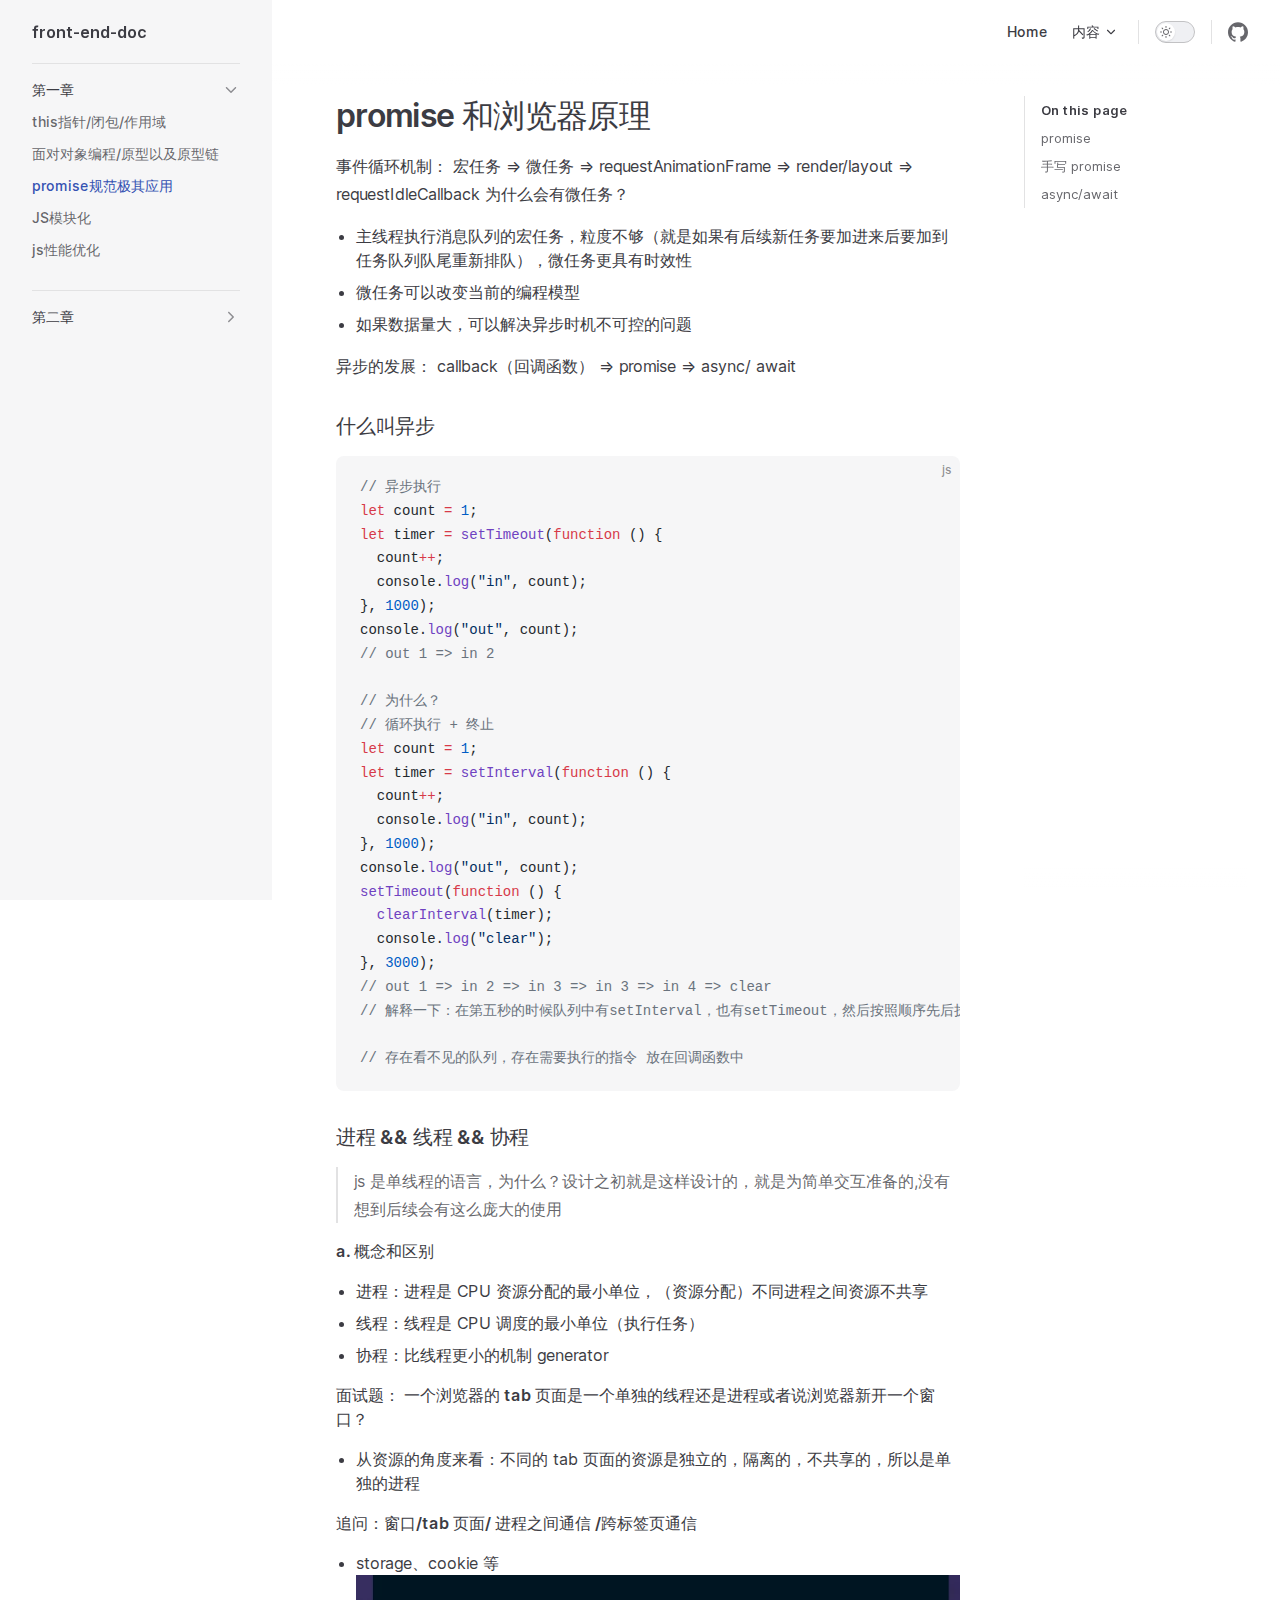
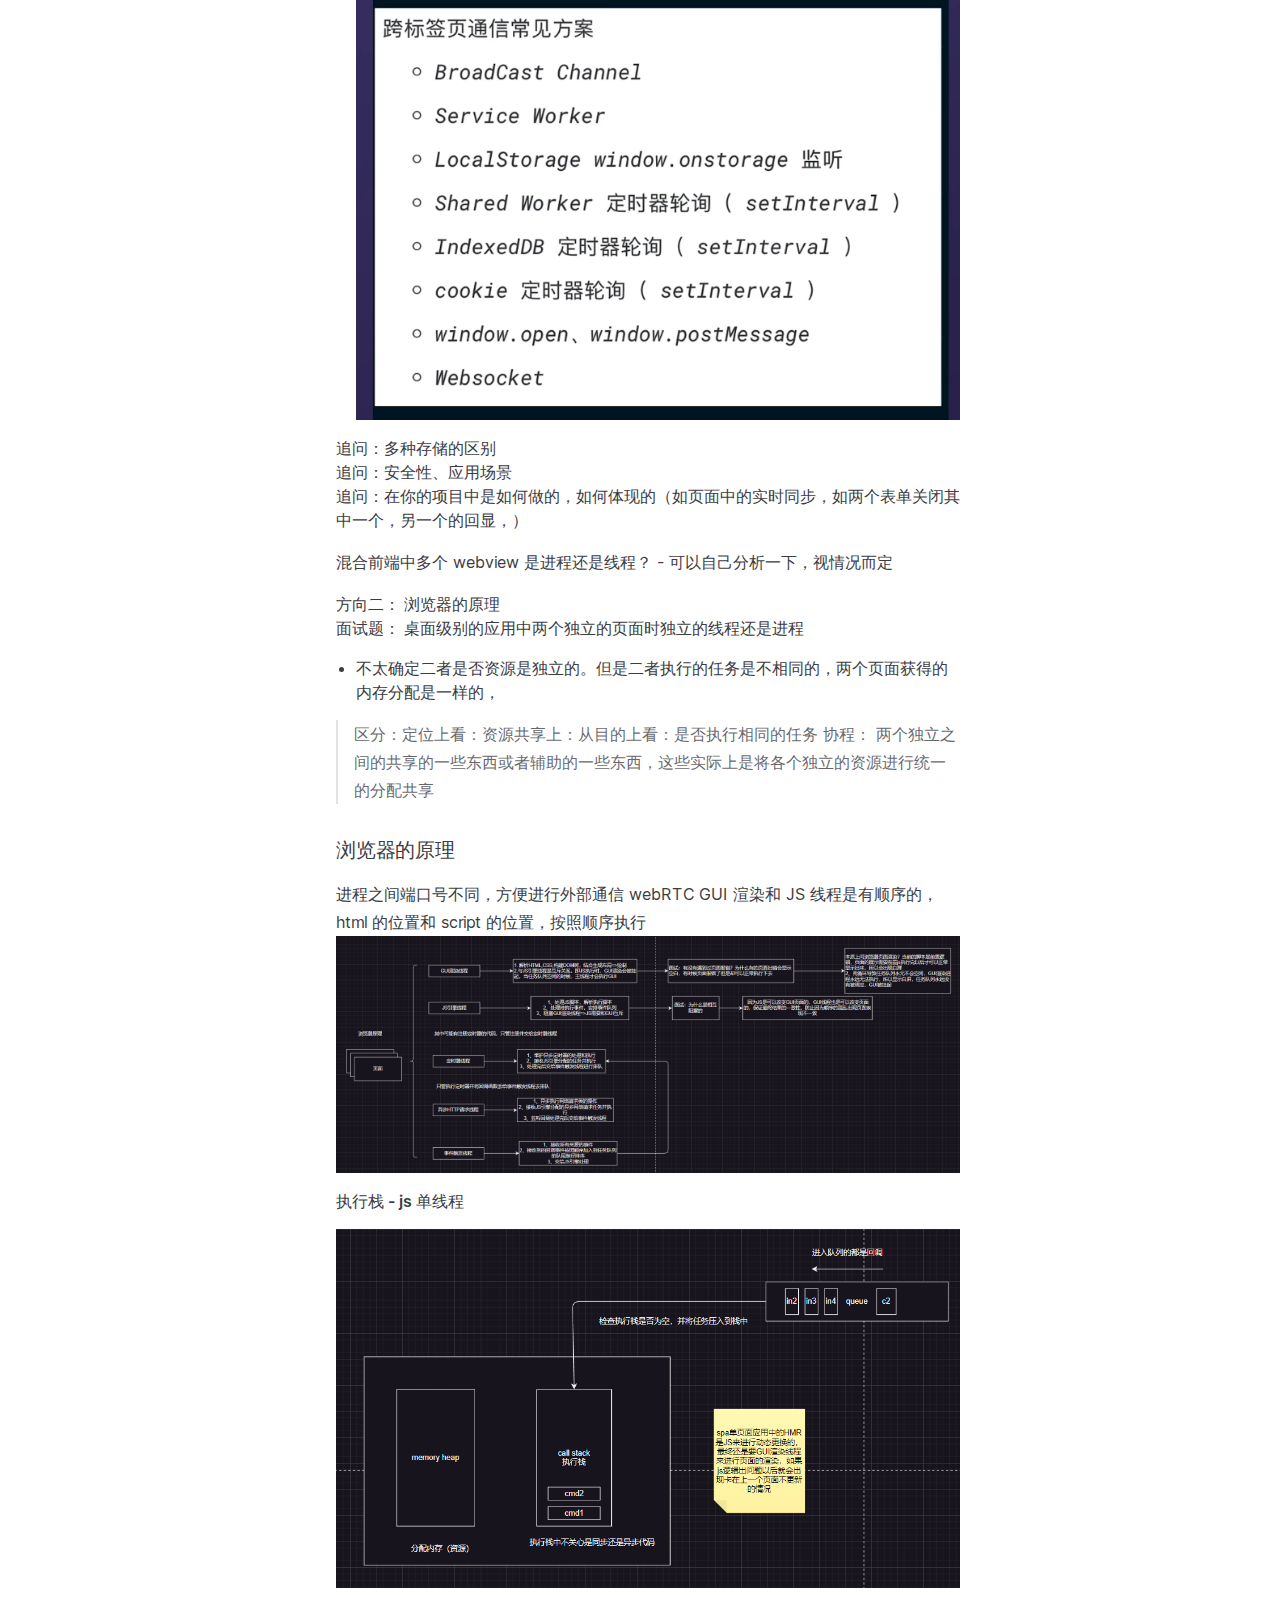
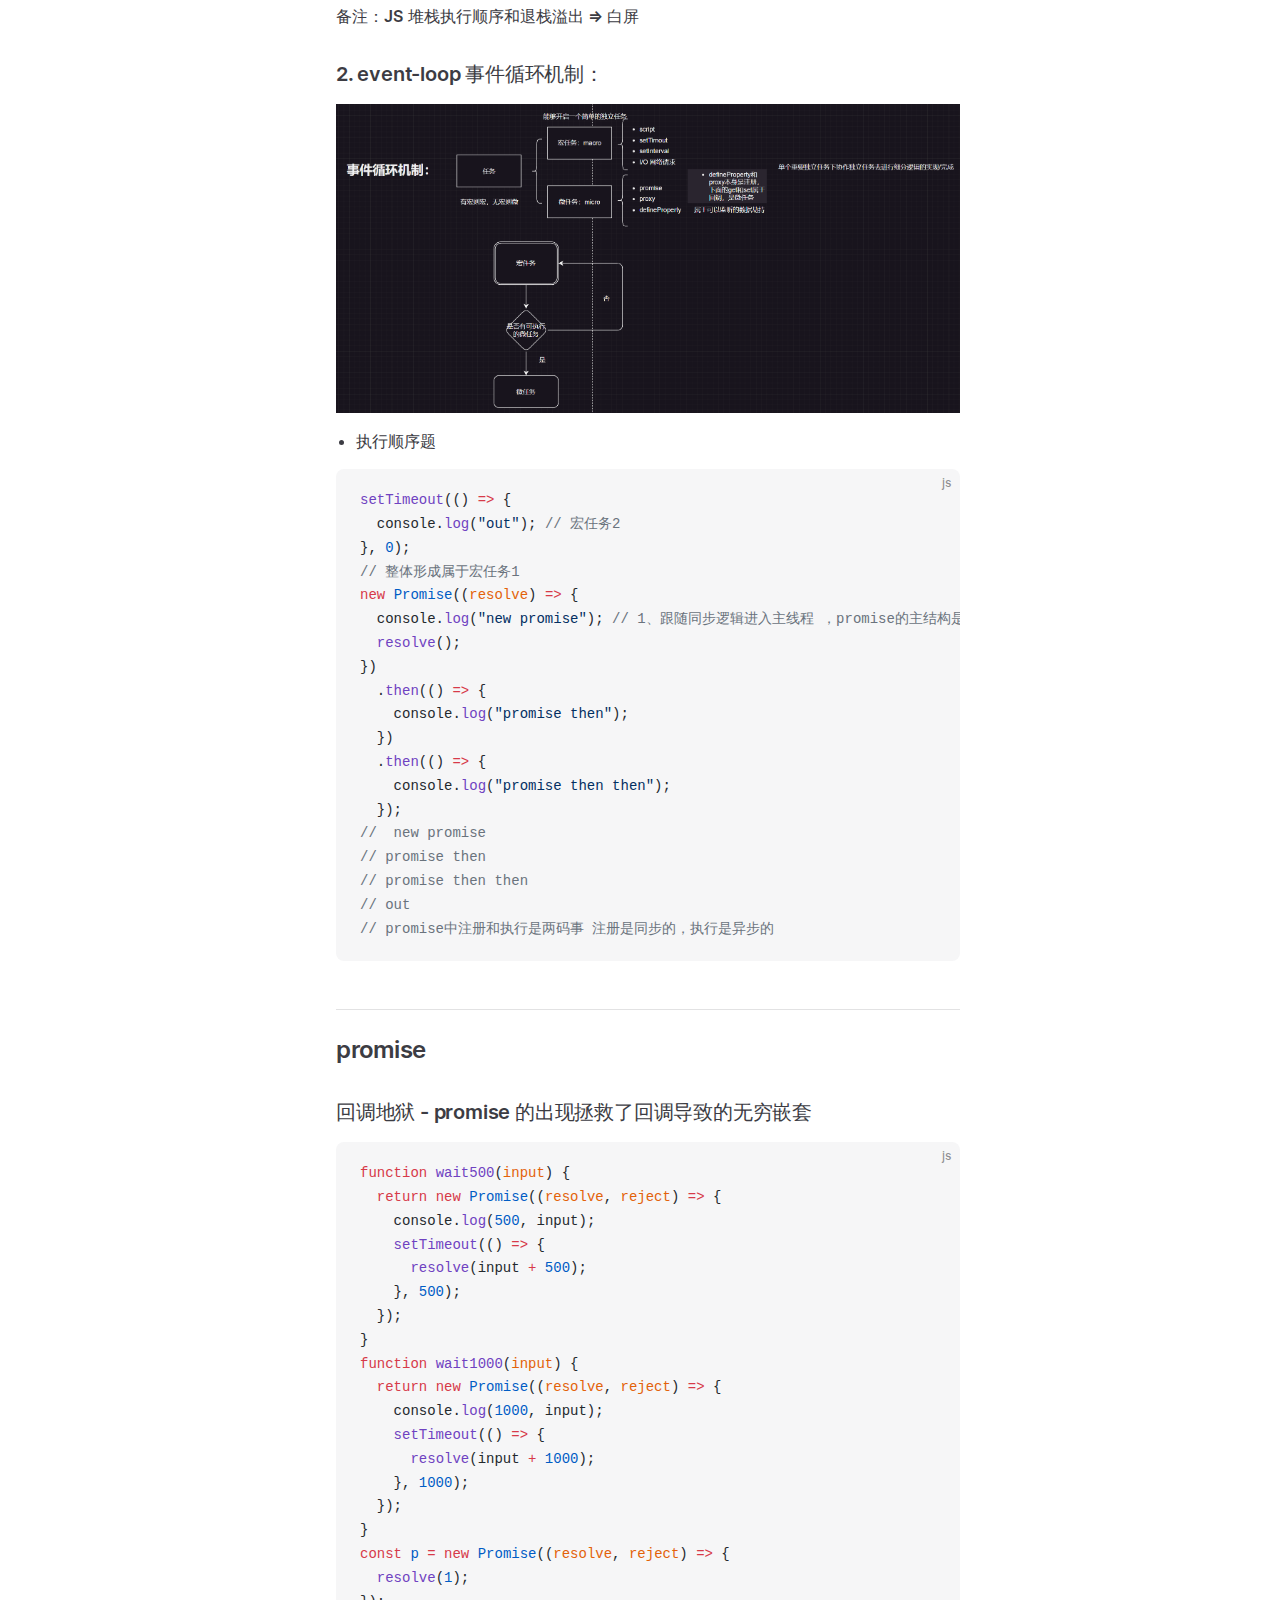
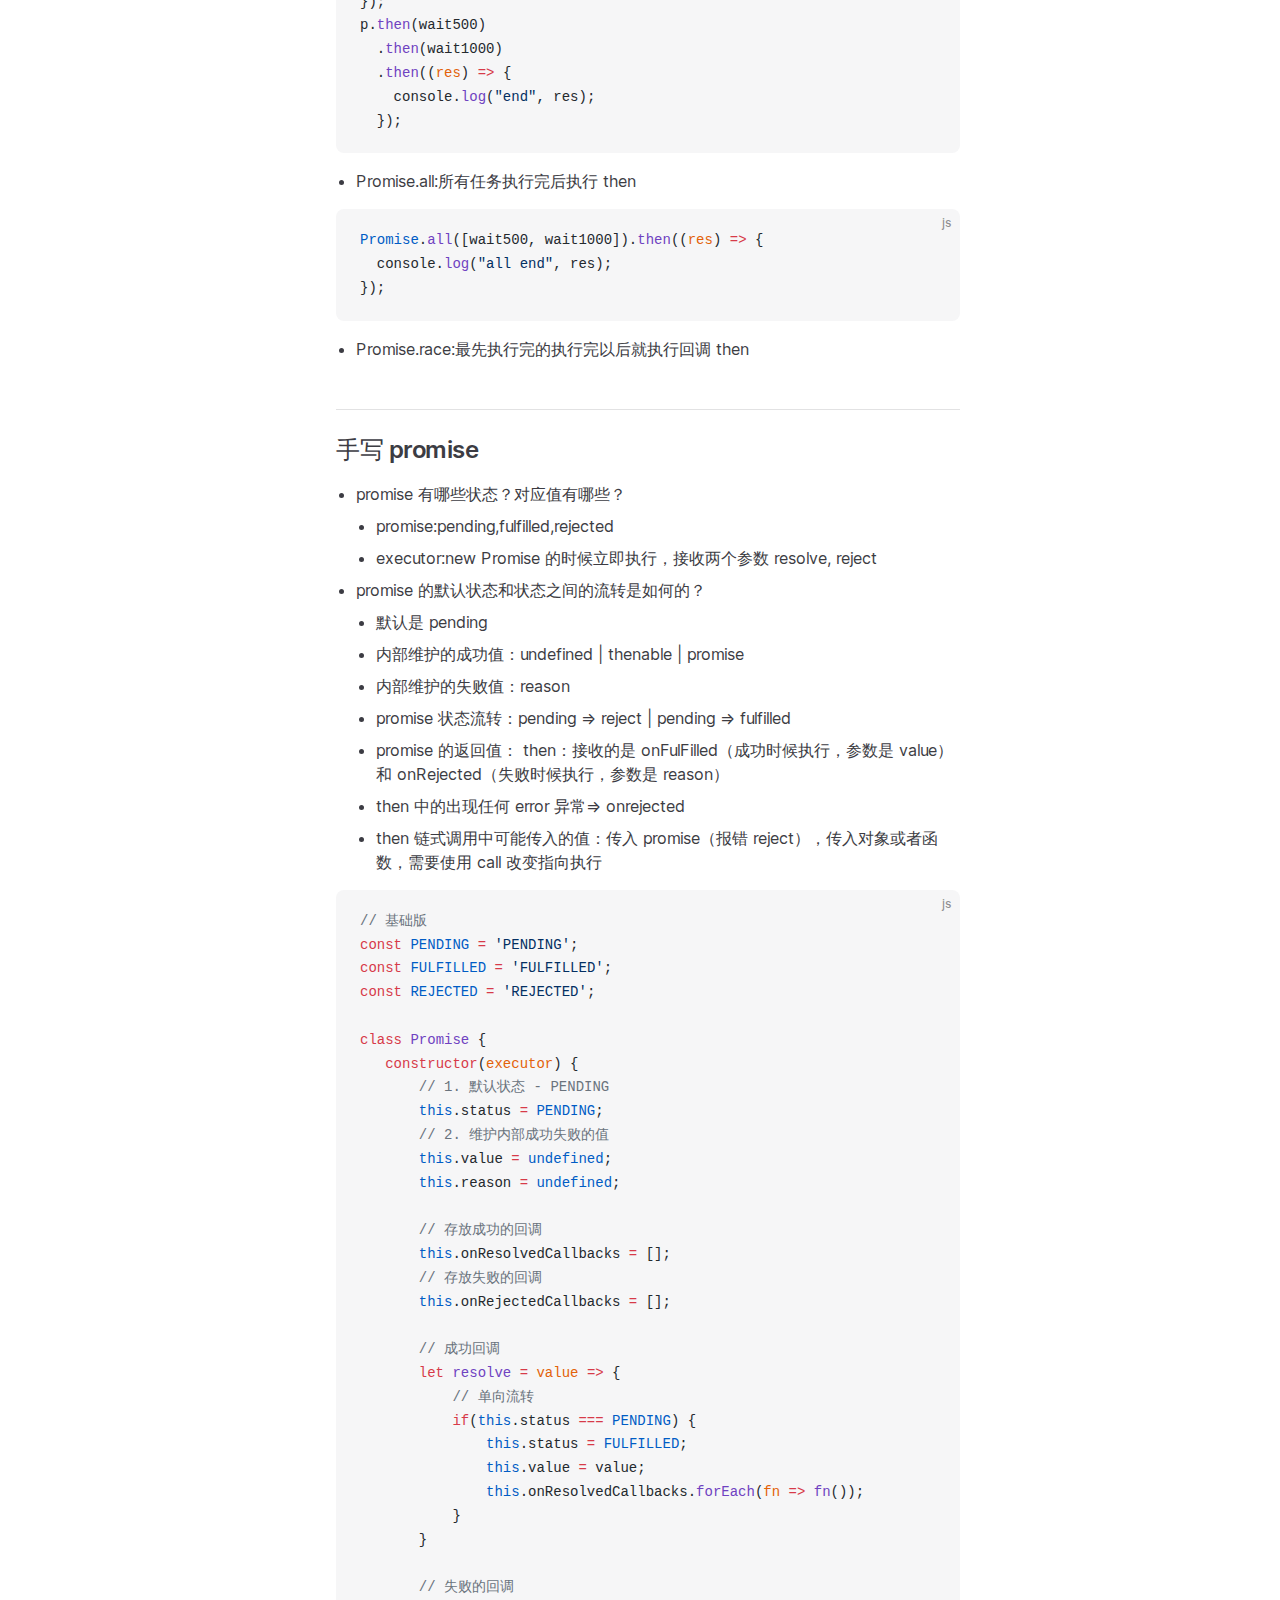
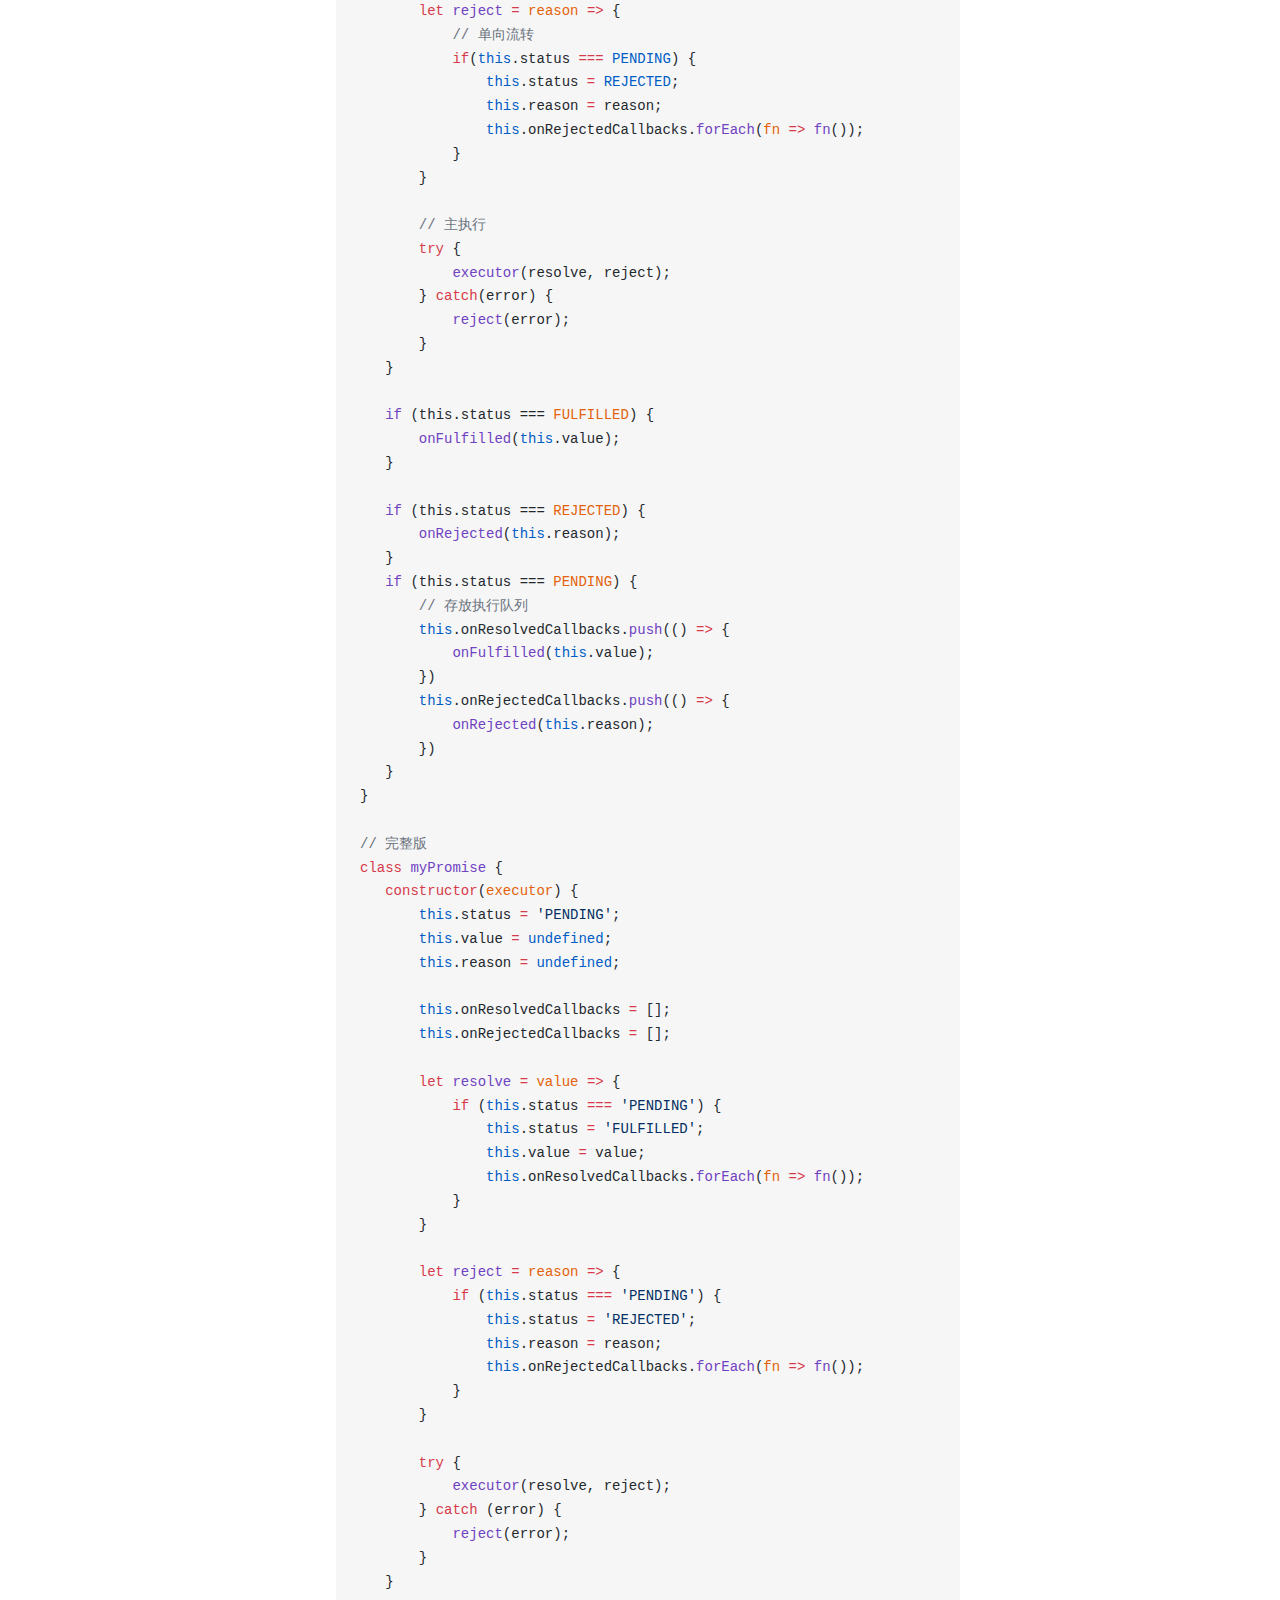
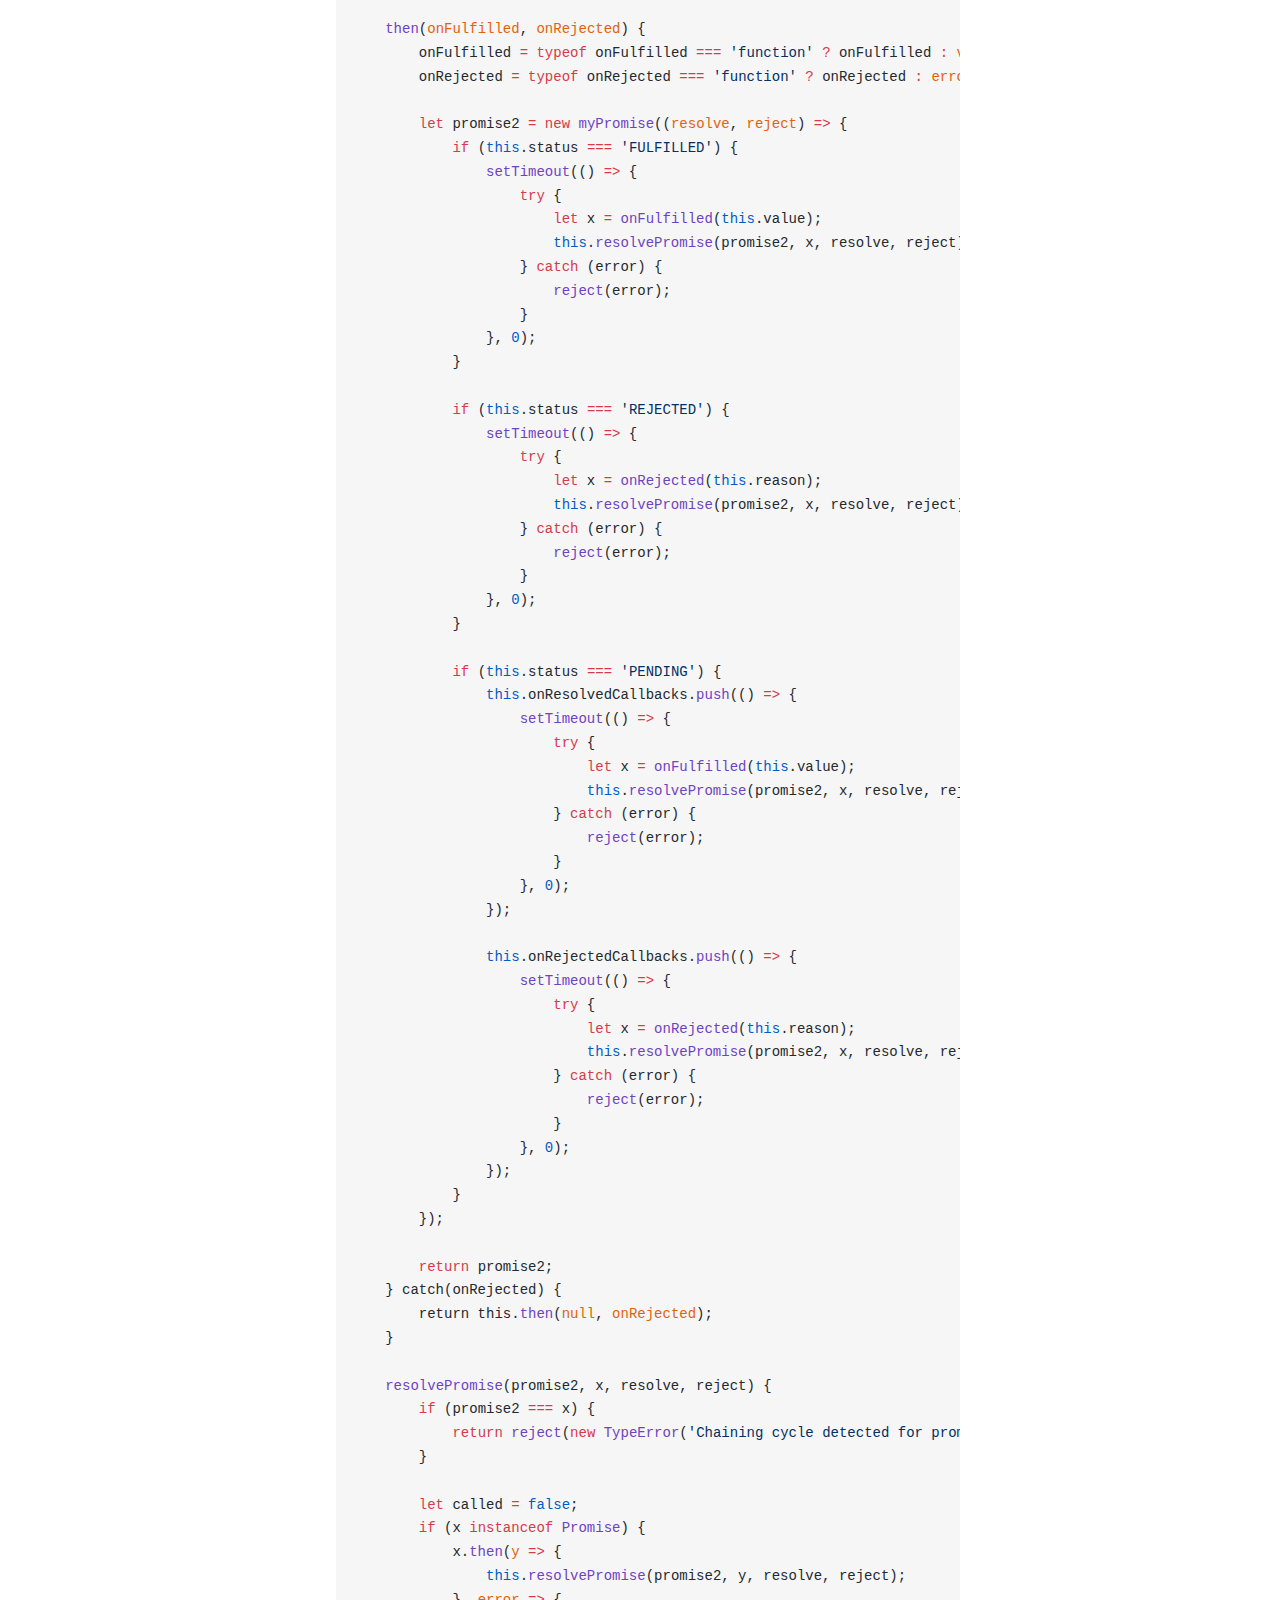
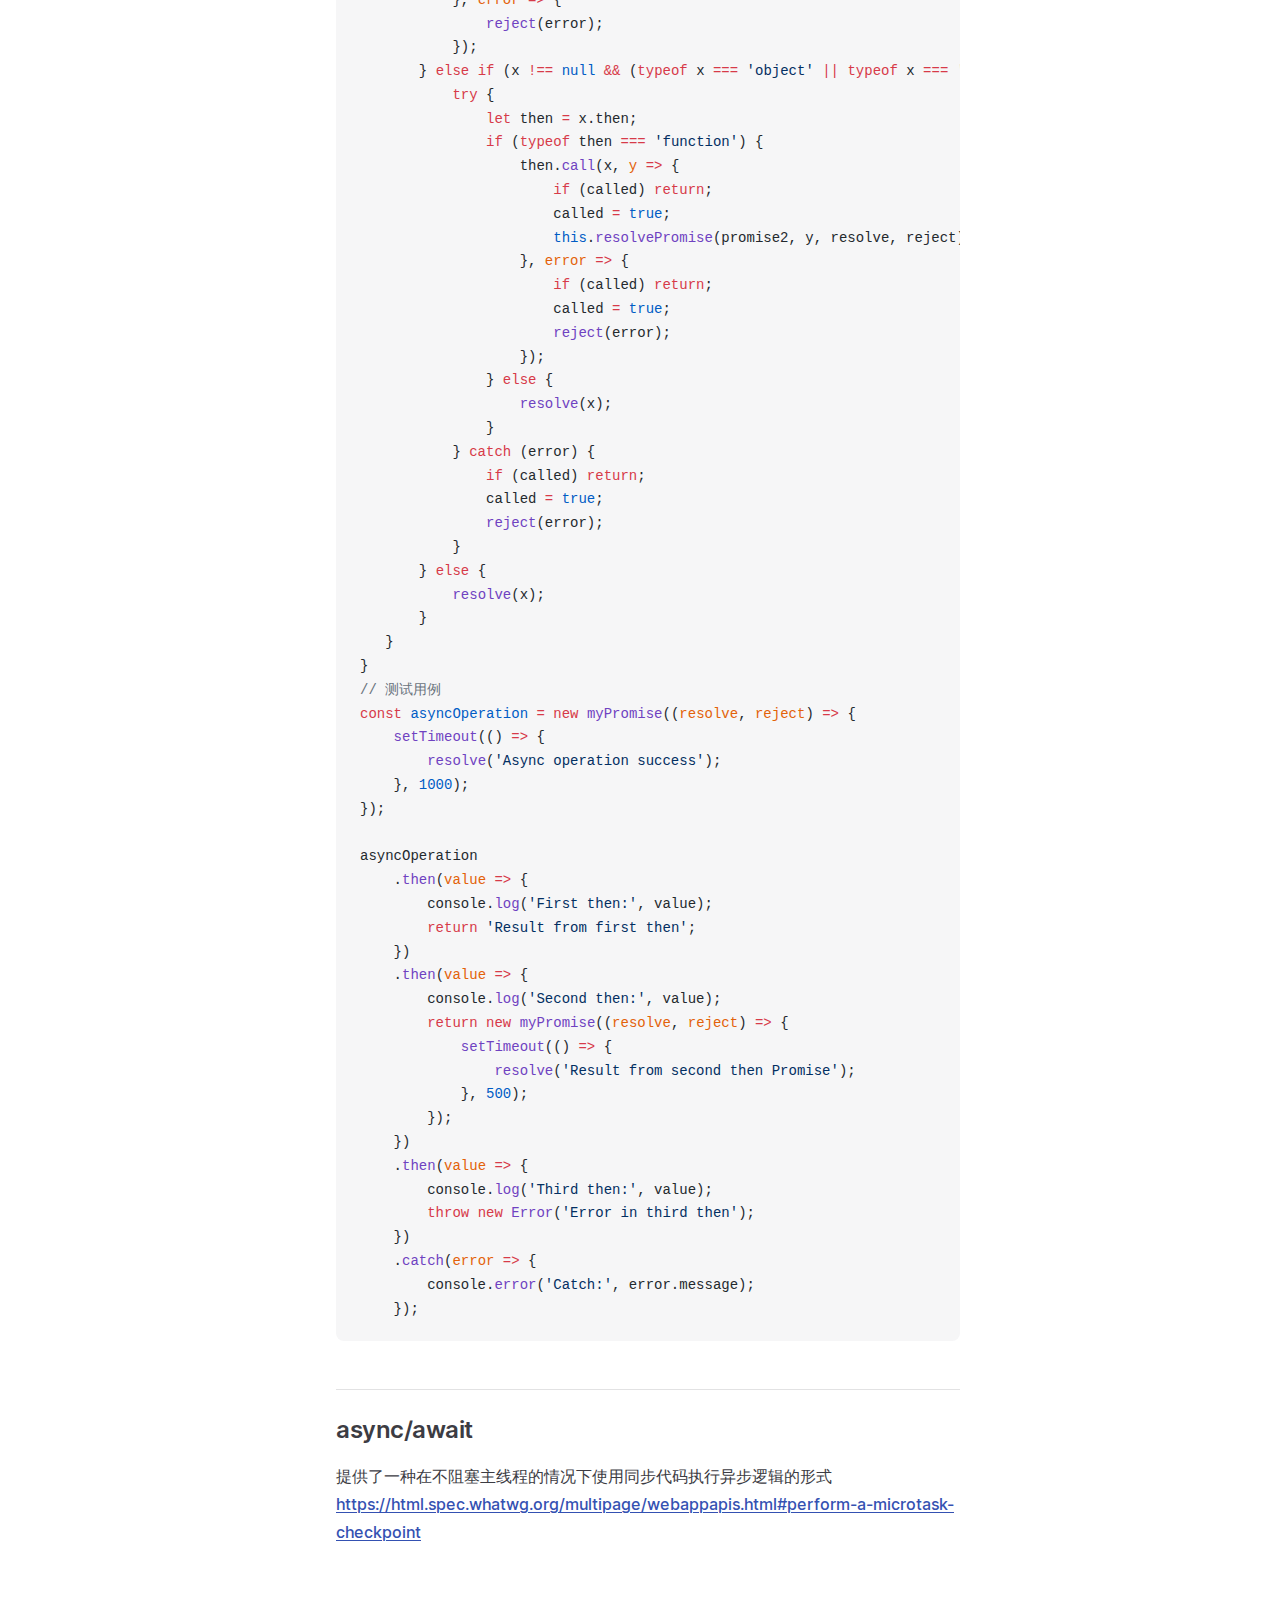
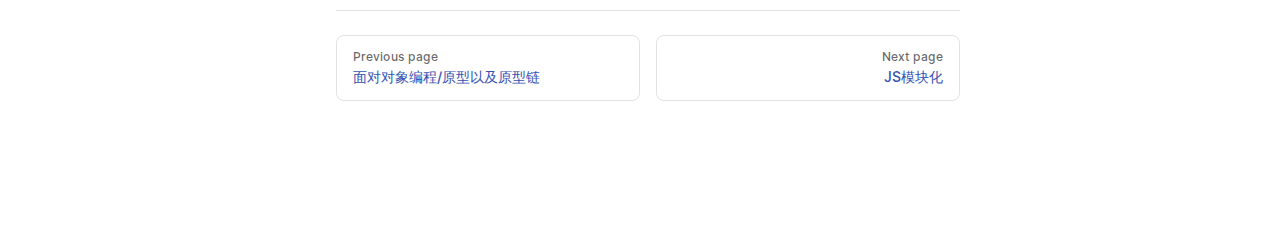
<file: zhaowa/promise规范极其应用.html>
<!DOCTYPE html>
<html lang="en-US" dir="ltr">
  <head>
    <meta charset="utf-8">
    <meta name="viewport" content="width=device-width,initial-scale=1">
    <title>promise 和浏览器原理 | front-end-doc</title>
    <meta name="description" content="前端相关知识点和爪哇课程相关笔记">
    <meta name="generator" content="VitePress v1.0.0-rc.29">
    <link rel="preload stylesheet" href="/assets/style.YaifAsS7.css" as="style">
    
    <script type="module" src="/assets/app.BZnDgqKj.js"></script>
    <link rel="preload" href="/assets/inter-roman-latin.bvIUbFQP.woff2" as="font" type="font/woff2" crossorigin="">
    <link rel="modulepreload" href="/assets/chunks/framework.LBXiIpgL.js">
    <link rel="modulepreload" href="/assets/chunks/theme.0xuRr5Ra.js">
    <link rel="modulepreload" href="/assets/zhaowa_promise规范极其应用.md.bp_h178x.lean.js">
    <link rel="icon" href="/logoIcon.png">
    <link rel="preconnect" href="https://fonts.googleapis.com">
    <link rel="preconnect" href="https://fonts.gstatic.com" crossorigin="">
    <link href="https://fonts.googleapis.com/css2?family=Roboto&amp;display=swap" rel="stylesheet">
    <link rel="stylesheet" href="https://cdn.jsdelivr.net/npm/@fancyapps/ui/dist/fancybox.css">
    <script src="https://cdn.jsdelivr.net/npm/@fancyapps/ui@4.0/dist/fancybox.umd.js"></script>
    <script id="check-dark-mode">(()=>{const e=localStorage.getItem("vitepress-theme-appearance")||"auto",a=window.matchMedia("(prefers-color-scheme: dark)").matches;(!e||e==="auto"?a:e==="dark")&&document.documentElement.classList.add("dark")})();</script>
    <script id="check-mac-os">document.documentElement.classList.toggle("mac",/Mac|iPhone|iPod|iPad/i.test(navigator.platform));</script>
  </head>
  <body>
    <div id="app"><div class="Layout" data-v-adec1f40><!--[--><!--]--><!--[--><span tabindex="-1" data-v-a87c9c2a></span><a href="#VPContent" class="VPSkipLink visually-hidden" data-v-a87c9c2a> Skip to content </a><!--]--><!----><header class="VPNav" data-v-adec1f40 data-v-9fe49155><div class="VPNavBar has-sidebar" data-v-9fe49155 data-v-32b77f8b><div class="container" data-v-32b77f8b><div class="title" data-v-32b77f8b><div class="VPNavBarTitle has-sidebar" data-v-32b77f8b data-v-42671280><a class="title" href="/" data-v-42671280><!--[--><!--]--><!----><!--[-->front-end-doc<!--]--><!--[--><!--]--></a></div></div><div class="content" data-v-32b77f8b><div class="curtain" data-v-32b77f8b></div><div class="content-body" data-v-32b77f8b><!--[--><!--]--><div class="VPNavBarSearch search" data-v-32b77f8b><!----></div><nav aria-labelledby="main-nav-aria-label" class="VPNavBarMenu menu" data-v-32b77f8b data-v-60064006><span id="main-nav-aria-label" class="visually-hidden" data-v-60064006>Main Navigation</span><!--[--><!--[--><a class="VPLink link VPNavBarMenuLink" href="/" tabindex="0" data-v-60064006 data-v-667d81be><!--[--><span data-v-667d81be>Home</span><!--]--></a><!--]--><!--[--><div class="VPFlyout VPNavBarMenuGroup" data-v-60064006 data-v-1582ad74><button type="button" class="button" aria-haspopup="true" aria-expanded="false" data-v-1582ad74><span class="text" data-v-1582ad74><!----><span data-v-1582ad74>内容</span><svg xmlns="http://www.w3.org/2000/svg" aria-hidden="true" focusable="false" viewbox="0 0 24 24" class="text-icon" data-v-1582ad74><path d="M12,16c-0.3,0-0.5-0.1-0.7-0.3l-6-6c-0.4-0.4-0.4-1,0-1.4s1-0.4,1.4,0l5.3,5.3l5.3-5.3c0.4-0.4,1-0.4,1.4,0s0.4,1,0,1.4l-6,6C12.5,15.9,12.3,16,12,16z"></path></svg></span></button><div class="menu" data-v-1582ad74><div class="VPMenu" data-v-1582ad74 data-v-504e7144><div class="items" data-v-504e7144><!--[--><!--[--><div class="VPMenuLink" data-v-504e7144 data-v-102e8ef3><a class="VPLink link" href="/zhaowa/this%E6%8C%87%E9%92%88-%E9%97%AD%E5%8C%85-%E4%BD%9C%E7%94%A8%E5%9F%9F.html" data-v-102e8ef3><!--[-->爪哇前端课程学习笔记<!--]--></a></div><!--]--><!--]--></div><!--[--><!--]--></div></div></div><!--]--><!--]--></nav><!----><div class="VPNavBarAppearance appearance" data-v-32b77f8b data-v-3d779dbb><button class="VPSwitch VPSwitchAppearance" type="button" role="switch" title="Switch to dark theme" aria-checked="false" data-v-3d779dbb data-v-ce6357a8 data-v-c84c1cab><span class="check" data-v-c84c1cab><span class="icon" data-v-c84c1cab><!--[--><svg xmlns="http://www.w3.org/2000/svg" aria-hidden="true" focusable="false" viewbox="0 0 24 24" class="sun" data-v-ce6357a8><path d="M12,18c-3.3,0-6-2.7-6-6s2.7-6,6-6s6,2.7,6,6S15.3,18,12,18zM12,8c-2.2,0-4,1.8-4,4c0,2.2,1.8,4,4,4c2.2,0,4-1.8,4-4C16,9.8,14.2,8,12,8z"></path><path d="M12,4c-0.6,0-1-0.4-1-1V1c0-0.6,0.4-1,1-1s1,0.4,1,1v2C13,3.6,12.6,4,12,4z"></path><path d="M12,24c-0.6,0-1-0.4-1-1v-2c0-0.6,0.4-1,1-1s1,0.4,1,1v2C13,23.6,12.6,24,12,24z"></path><path d="M5.6,6.6c-0.3,0-0.5-0.1-0.7-0.3L3.5,4.9c-0.4-0.4-0.4-1,0-1.4s1-0.4,1.4,0l1.4,1.4c0.4,0.4,0.4,1,0,1.4C6.2,6.5,5.9,6.6,5.6,6.6z"></path><path d="M19.8,20.8c-0.3,0-0.5-0.1-0.7-0.3l-1.4-1.4c-0.4-0.4-0.4-1,0-1.4s1-0.4,1.4,0l1.4,1.4c0.4,0.4,0.4,1,0,1.4C20.3,20.7,20,20.8,19.8,20.8z"></path><path d="M3,13H1c-0.6,0-1-0.4-1-1s0.4-1,1-1h2c0.6,0,1,0.4,1,1S3.6,13,3,13z"></path><path d="M23,13h-2c-0.6,0-1-0.4-1-1s0.4-1,1-1h2c0.6,0,1,0.4,1,1S23.6,13,23,13z"></path><path d="M4.2,20.8c-0.3,0-0.5-0.1-0.7-0.3c-0.4-0.4-0.4-1,0-1.4l1.4-1.4c0.4-0.4,1-0.4,1.4,0s0.4,1,0,1.4l-1.4,1.4C4.7,20.7,4.5,20.8,4.2,20.8z"></path><path d="M18.4,6.6c-0.3,0-0.5-0.1-0.7-0.3c-0.4-0.4-0.4-1,0-1.4l1.4-1.4c0.4-0.4,1-0.4,1.4,0s0.4,1,0,1.4l-1.4,1.4C18.9,6.5,18.6,6.6,18.4,6.6z"></path></svg><svg xmlns="http://www.w3.org/2000/svg" aria-hidden="true" focusable="false" viewbox="0 0 24 24" class="moon" data-v-ce6357a8><path d="M12.1,22c-0.3,0-0.6,0-0.9,0c-5.5-0.5-9.5-5.4-9-10.9c0.4-4.8,4.2-8.6,9-9c0.4,0,0.8,0.2,1,0.5c0.2,0.3,0.2,0.8-0.1,1.1c-2,2.7-1.4,6.4,1.3,8.4c2.1,1.6,5,1.6,7.1,0c0.3-0.2,0.7-0.3,1.1-0.1c0.3,0.2,0.5,0.6,0.5,1c-0.2,2.7-1.5,5.1-3.6,6.8C16.6,21.2,14.4,22,12.1,22zM9.3,4.4c-2.9,1-5,3.6-5.2,6.8c-0.4,4.4,2.8,8.3,7.2,8.7c2.1,0.2,4.2-0.4,5.8-1.8c1.1-0.9,1.9-2.1,2.4-3.4c-2.5,0.9-5.3,0.5-7.5-1.1C9.2,11.4,8.1,7.7,9.3,4.4z"></path></svg><!--]--></span></span></button></div><div class="VPSocialLinks VPNavBarSocialLinks social-links" data-v-32b77f8b data-v-3156eb2e data-v-07ab6f47><!--[--><a class="VPSocialLink no-icon" href="https://github.com/rainbowchenx/rainbowchenx.github.io" aria-label="github" target="_blank" rel="noopener" data-v-07ab6f47 data-v-e5b0eb89><svg role="img" viewBox="0 0 24 24" xmlns="http://www.w3.org/2000/svg"><title>GitHub</title><path d="M12 .297c-6.63 0-12 5.373-12 12 0 5.303 3.438 9.8 8.205 11.385.6.113.82-.258.82-.577 0-.285-.01-1.04-.015-2.04-3.338.724-4.042-1.61-4.042-1.61C4.422 18.07 3.633 17.7 3.633 17.7c-1.087-.744.084-.729.084-.729 1.205.084 1.838 1.236 1.838 1.236 1.07 1.835 2.809 1.305 3.495.998.108-.776.417-1.305.76-1.605-2.665-.3-5.466-1.332-5.466-5.93 0-1.31.465-2.38 1.235-3.22-.135-.303-.54-1.523.105-3.176 0 0 1.005-.322 3.3 1.23.96-.267 1.98-.399 3-.405 1.02.006 2.04.138 3 .405 2.28-1.552 3.285-1.23 3.285-1.23.645 1.653.24 2.873.12 3.176.765.84 1.23 1.91 1.23 3.22 0 4.61-2.805 5.625-5.475 5.92.42.36.81 1.096.81 2.22 0 1.606-.015 2.896-.015 3.286 0 .315.21.69.825.57C20.565 22.092 24 17.592 24 12.297c0-6.627-5.373-12-12-12"/></svg></a><!--]--></div><div class="VPFlyout VPNavBarExtra extra" data-v-32b77f8b data-v-05318c2f data-v-1582ad74><button type="button" class="button" aria-haspopup="true" aria-expanded="false" aria-label="extra navigation" data-v-1582ad74><svg xmlns="http://www.w3.org/2000/svg" aria-hidden="true" focusable="false" viewbox="0 0 24 24" class="icon" data-v-1582ad74><circle cx="12" cy="12" r="2"></circle><circle cx="19" cy="12" r="2"></circle><circle cx="5" cy="12" r="2"></circle></svg></button><div class="menu" data-v-1582ad74><div class="VPMenu" data-v-1582ad74 data-v-504e7144><!----><!--[--><!--[--><!----><div class="group" data-v-05318c2f><div class="item appearance" data-v-05318c2f><p class="label" data-v-05318c2f>Appearance</p><div class="appearance-action" data-v-05318c2f><button class="VPSwitch VPSwitchAppearance" type="button" role="switch" title="Switch to dark theme" aria-checked="false" data-v-05318c2f data-v-ce6357a8 data-v-c84c1cab><span class="check" data-v-c84c1cab><span class="icon" data-v-c84c1cab><!--[--><svg xmlns="http://www.w3.org/2000/svg" aria-hidden="true" focusable="false" viewbox="0 0 24 24" class="sun" data-v-ce6357a8><path d="M12,18c-3.3,0-6-2.7-6-6s2.7-6,6-6s6,2.7,6,6S15.3,18,12,18zM12,8c-2.2,0-4,1.8-4,4c0,2.2,1.8,4,4,4c2.2,0,4-1.8,4-4C16,9.8,14.2,8,12,8z"></path><path d="M12,4c-0.6,0-1-0.4-1-1V1c0-0.6,0.4-1,1-1s1,0.4,1,1v2C13,3.6,12.6,4,12,4z"></path><path d="M12,24c-0.6,0-1-0.4-1-1v-2c0-0.6,0.4-1,1-1s1,0.4,1,1v2C13,23.6,12.6,24,12,24z"></path><path d="M5.6,6.6c-0.3,0-0.5-0.1-0.7-0.3L3.5,4.9c-0.4-0.4-0.4-1,0-1.4s1-0.4,1.4,0l1.4,1.4c0.4,0.4,0.4,1,0,1.4C6.2,6.5,5.9,6.6,5.6,6.6z"></path><path d="M19.8,20.8c-0.3,0-0.5-0.1-0.7-0.3l-1.4-1.4c-0.4-0.4-0.4-1,0-1.4s1-0.4,1.4,0l1.4,1.4c0.4,0.4,0.4,1,0,1.4C20.3,20.7,20,20.8,19.8,20.8z"></path><path d="M3,13H1c-0.6,0-1-0.4-1-1s0.4-1,1-1h2c0.6,0,1,0.4,1,1S3.6,13,3,13z"></path><path d="M23,13h-2c-0.6,0-1-0.4-1-1s0.4-1,1-1h2c0.6,0,1,0.4,1,1S23.6,13,23,13z"></path><path d="M4.2,20.8c-0.3,0-0.5-0.1-0.7-0.3c-0.4-0.4-0.4-1,0-1.4l1.4-1.4c0.4-0.4,1-0.4,1.4,0s0.4,1,0,1.4l-1.4,1.4C4.7,20.7,4.5,20.8,4.2,20.8z"></path><path d="M18.4,6.6c-0.3,0-0.5-0.1-0.7-0.3c-0.4-0.4-0.4-1,0-1.4l1.4-1.4c0.4-0.4,1-0.4,1.4,0s0.4,1,0,1.4l-1.4,1.4C18.9,6.5,18.6,6.6,18.4,6.6z"></path></svg><svg xmlns="http://www.w3.org/2000/svg" aria-hidden="true" focusable="false" viewbox="0 0 24 24" class="moon" data-v-ce6357a8><path d="M12.1,22c-0.3,0-0.6,0-0.9,0c-5.5-0.5-9.5-5.4-9-10.9c0.4-4.8,4.2-8.6,9-9c0.4,0,0.8,0.2,1,0.5c0.2,0.3,0.2,0.8-0.1,1.1c-2,2.7-1.4,6.4,1.3,8.4c2.1,1.6,5,1.6,7.1,0c0.3-0.2,0.7-0.3,1.1-0.1c0.3,0.2,0.5,0.6,0.5,1c-0.2,2.7-1.5,5.1-3.6,6.8C16.6,21.2,14.4,22,12.1,22zM9.3,4.4c-2.9,1-5,3.6-5.2,6.8c-0.4,4.4,2.8,8.3,7.2,8.7c2.1,0.2,4.2-0.4,5.8-1.8c1.1-0.9,1.9-2.1,2.4-3.4c-2.5,0.9-5.3,0.5-7.5-1.1C9.2,11.4,8.1,7.7,9.3,4.4z"></path></svg><!--]--></span></span></button></div></div></div><div class="group" data-v-05318c2f><div class="item social-links" data-v-05318c2f><div class="VPSocialLinks social-links-list" data-v-05318c2f data-v-07ab6f47><!--[--><a class="VPSocialLink no-icon" href="https://github.com/rainbowchenx/rainbowchenx.github.io" aria-label="github" target="_blank" rel="noopener" data-v-07ab6f47 data-v-e5b0eb89><svg role="img" viewBox="0 0 24 24" xmlns="http://www.w3.org/2000/svg"><title>GitHub</title><path d="M12 .297c-6.63 0-12 5.373-12 12 0 5.303 3.438 9.8 8.205 11.385.6.113.82-.258.82-.577 0-.285-.01-1.04-.015-2.04-3.338.724-4.042-1.61-4.042-1.61C4.422 18.07 3.633 17.7 3.633 17.7c-1.087-.744.084-.729.084-.729 1.205.084 1.838 1.236 1.838 1.236 1.07 1.835 2.809 1.305 3.495.998.108-.776.417-1.305.76-1.605-2.665-.3-5.466-1.332-5.466-5.93 0-1.31.465-2.38 1.235-3.22-.135-.303-.54-1.523.105-3.176 0 0 1.005-.322 3.3 1.23.96-.267 1.98-.399 3-.405 1.02.006 2.04.138 3 .405 2.28-1.552 3.285-1.23 3.285-1.23.645 1.653.24 2.873.12 3.176.765.84 1.23 1.91 1.23 3.22 0 4.61-2.805 5.625-5.475 5.92.42.36.81 1.096.81 2.22 0 1.606-.015 2.896-.015 3.286 0 .315.21.69.825.57C20.565 22.092 24 17.592 24 12.297c0-6.627-5.373-12-12-12"/></svg></a><!--]--></div></div></div><!--]--><!--]--></div></div></div><!--[--><!--]--><button type="button" class="VPNavBarHamburger hamburger" aria-label="mobile navigation" aria-expanded="false" aria-controls="VPNavScreen" data-v-32b77f8b data-v-f3104a7f><span class="container" data-v-f3104a7f><span class="top" data-v-f3104a7f></span><span class="middle" data-v-f3104a7f></span><span class="bottom" data-v-f3104a7f></span></span></button></div></div></div></div><!----></header><div class="VPLocalNav reached-top" data-v-adec1f40 data-v-47295488><button class="menu" aria-expanded="false" aria-controls="VPSidebarNav" data-v-47295488><svg xmlns="http://www.w3.org/2000/svg" aria-hidden="true" focusable="false" viewbox="0 0 24 24" class="menu-icon" data-v-47295488><path d="M17,11H3c-0.6,0-1-0.4-1-1s0.4-1,1-1h14c0.6,0,1,0.4,1,1S17.6,11,17,11z"></path><path d="M21,7H3C2.4,7,2,6.6,2,6s0.4-1,1-1h18c0.6,0,1,0.4,1,1S21.6,7,21,7z"></path><path d="M21,15H3c-0.6,0-1-0.4-1-1s0.4-1,1-1h18c0.6,0,1,0.4,1,1S21.6,15,21,15z"></path><path d="M17,19H3c-0.6,0-1-0.4-1-1s0.4-1,1-1h14c0.6,0,1,0.4,1,1S17.6,19,17,19z"></path></svg><span class="menu-text" data-v-47295488>Menu</span></button><div class="VPLocalNavOutlineDropdown" style="--vp-vh:0px;" data-v-47295488 data-v-ee3ec388><button data-v-ee3ec388>Return to top</button><!----></div></div><aside class="VPSidebar" data-v-adec1f40 data-v-31416dd5><div class="curtain" data-v-31416dd5></div><nav class="nav" id="VPSidebarNav" aria-labelledby="sidebar-aria-label" tabindex="-1" data-v-31416dd5><span class="visually-hidden" id="sidebar-aria-label" data-v-31416dd5> Sidebar Navigation </span><!--[--><!--]--><!--[--><div class="group" data-v-31416dd5><section class="VPSidebarItem level-0 collapsible has-active" data-v-31416dd5 data-v-2f3d2c1e><div class="item" role="button" tabindex="0" data-v-2f3d2c1e><div class="indicator" data-v-2f3d2c1e></div><h2 class="text" data-v-2f3d2c1e>第一章</h2><div class="caret" role="button" aria-label="toggle section" tabindex="0" data-v-2f3d2c1e><svg xmlns="http://www.w3.org/2000/svg" aria-hidden="true" focusable="false" viewbox="0 0 24 24" class="caret-icon" data-v-2f3d2c1e><path d="M9,19c-0.3,0-0.5-0.1-0.7-0.3c-0.4-0.4-0.4-1,0-1.4l5.3-5.3L8.3,6.7c-0.4-0.4-0.4-1,0-1.4s1-0.4,1.4,0l6,6c0.4,0.4,0.4,1,0,1.4l-6,6C9.5,18.9,9.3,19,9,19z"></path></svg></div></div><div class="items" data-v-2f3d2c1e><!--[--><div class="VPSidebarItem level-1 is-link" data-v-2f3d2c1e data-v-2f3d2c1e><div class="item" data-v-2f3d2c1e><div class="indicator" data-v-2f3d2c1e></div><a class="VPLink link link" href="/zhaowa/this%E6%8C%87%E9%92%88-%E9%97%AD%E5%8C%85-%E4%BD%9C%E7%94%A8%E5%9F%9F.html" data-v-2f3d2c1e><!--[--><p class="text" data-v-2f3d2c1e>this指针/闭包/作用域</p><!--]--></a><!----></div><!----></div><div class="VPSidebarItem level-1 is-link" data-v-2f3d2c1e data-v-2f3d2c1e><div class="item" data-v-2f3d2c1e><div class="indicator" data-v-2f3d2c1e></div><a class="VPLink link link" href="/zhaowa/%E9%9D%A2%E5%AF%B9%E5%AF%B9%E8%B1%A1%E7%BC%96%E7%A8%8B-%E5%8E%9F%E5%9E%8B%E4%BB%A5%E5%8F%8A%E5%8E%9F%E5%9E%8B%E9%93%BE.html" data-v-2f3d2c1e><!--[--><p class="text" data-v-2f3d2c1e>面对对象编程/原型以及原型链</p><!--]--></a><!----></div><!----></div><div class="VPSidebarItem level-1 is-link" data-v-2f3d2c1e data-v-2f3d2c1e><div class="item" data-v-2f3d2c1e><div class="indicator" data-v-2f3d2c1e></div><a class="VPLink link link" href="/zhaowa/promise%E8%A7%84%E8%8C%83%E6%9E%81%E5%85%B6%E5%BA%94%E7%94%A8.html" data-v-2f3d2c1e><!--[--><p class="text" data-v-2f3d2c1e>promise规范极其应用</p><!--]--></a><!----></div><!----></div><div class="VPSidebarItem level-1 is-link" data-v-2f3d2c1e data-v-2f3d2c1e><div class="item" data-v-2f3d2c1e><div class="indicator" data-v-2f3d2c1e></div><a class="VPLink link link" href="/zhaowa/JS%E6%A8%A1%E5%9D%97%E5%8C%96.html" data-v-2f3d2c1e><!--[--><p class="text" data-v-2f3d2c1e>JS模块化</p><!--]--></a><!----></div><!----></div><div class="VPSidebarItem level-1 is-link" data-v-2f3d2c1e data-v-2f3d2c1e><div class="item" data-v-2f3d2c1e><div class="indicator" data-v-2f3d2c1e></div><a class="VPLink link link" href="/zhaowa/js%E6%80%A7%E8%83%BD%E4%BC%98%E5%8C%96.html" data-v-2f3d2c1e><!--[--><p class="text" data-v-2f3d2c1e>js性能优化</p><!--]--></a><!----></div><!----></div><!--]--></div></section></div><div class="group" data-v-31416dd5><section class="VPSidebarItem level-0 collapsible collapsed" data-v-31416dd5 data-v-2f3d2c1e><div class="item" role="button" tabindex="0" data-v-2f3d2c1e><div class="indicator" data-v-2f3d2c1e></div><h2 class="text" data-v-2f3d2c1e>第二章</h2><div class="caret" role="button" aria-label="toggle section" tabindex="0" data-v-2f3d2c1e><svg xmlns="http://www.w3.org/2000/svg" aria-hidden="true" focusable="false" viewbox="0 0 24 24" class="caret-icon" data-v-2f3d2c1e><path d="M9,19c-0.3,0-0.5-0.1-0.7-0.3c-0.4-0.4-0.4-1,0-1.4l5.3-5.3L8.3,6.7c-0.4-0.4-0.4-1,0-1.4s1-0.4,1.4,0l6,6c0.4,0.4,0.4,1,0,1.4l-6,6C9.5,18.9,9.3,19,9,19z"></path></svg></div></div><div class="items" data-v-2f3d2c1e><!--[--><div class="VPSidebarItem level-1 is-link" data-v-2f3d2c1e data-v-2f3d2c1e><div class="item" data-v-2f3d2c1e><div class="indicator" data-v-2f3d2c1e></div><a class="VPLink link link" href="/markdown-examples.html" data-v-2f3d2c1e><!--[--><p class="text" data-v-2f3d2c1e>Markdown Examples</p><!--]--></a><!----></div><!----></div><div class="VPSidebarItem level-1 is-link" data-v-2f3d2c1e data-v-2f3d2c1e><div class="item" data-v-2f3d2c1e><div class="indicator" data-v-2f3d2c1e></div><a class="VPLink link link" href="/api-examples.html" data-v-2f3d2c1e><!--[--><p class="text" data-v-2f3d2c1e>Runtime API Examples</p><!--]--></a><!----></div><!----></div><div class="VPSidebarItem level-1 is-link" data-v-2f3d2c1e data-v-2f3d2c1e><div class="item" data-v-2f3d2c1e><div class="indicator" data-v-2f3d2c1e></div><a class="VPLink link link" href="/zhaowa/VUE%E5%9F%BA%E7%A1%80.html" data-v-2f3d2c1e><!--[--><p class="text" data-v-2f3d2c1e>VUE基础</p><!--]--></a><!----></div><!----></div><div class="VPSidebarItem level-1 is-link" data-v-2f3d2c1e data-v-2f3d2c1e><div class="item" data-v-2f3d2c1e><div class="indicator" data-v-2f3d2c1e></div><a class="VPLink link link" href="/zhaowa/VUE%E9%AB%98%E7%BA%A7.html" data-v-2f3d2c1e><!--[--><p class="text" data-v-2f3d2c1e>VUE高级</p><!--]--></a><!----></div><!----></div><div class="VPSidebarItem level-1 is-link" data-v-2f3d2c1e data-v-2f3d2c1e><div class="item" data-v-2f3d2c1e><div class="indicator" data-v-2f3d2c1e></div><a class="VPLink link link" href="/zhaowa/vue%E6%BA%90%E7%A0%81%E8%A7%A3%E6%9E%90.html" data-v-2f3d2c1e><!--[--><p class="text" data-v-2f3d2c1e>vue源码解析</p><!--]--></a><!----></div><!----></div><!--]--></div></section></div><!--]--><!--[--><!--]--></nav></aside><div class="VPContent has-sidebar" id="VPContent" data-v-adec1f40 data-v-fb742535><div class="VPDoc has-sidebar has-aside" data-v-fb742535 data-v-07a3ab8d><!--[--><!--]--><div class="container" data-v-07a3ab8d><div class="aside" data-v-07a3ab8d><div class="aside-curtain" data-v-07a3ab8d></div><div class="aside-container" data-v-07a3ab8d><div class="aside-content" data-v-07a3ab8d><div class="VPDocAside" data-v-07a3ab8d data-v-bfbc4556><!--[--><!--]--><!--[--><!--]--><div class="VPDocAsideOutline" role="navigation" data-v-bfbc4556 data-v-d93ac759><div class="content" data-v-d93ac759><div class="outline-marker" data-v-d93ac759></div><div class="outline-title" role="heading" aria-level="2" data-v-d93ac759>On this page</div><nav aria-labelledby="doc-outline-aria-label" data-v-d93ac759><span class="visually-hidden" id="doc-outline-aria-label" data-v-d93ac759> Table of Contents for current page </span><ul class="root" data-v-d93ac759 data-v-0ba9a4cd><!--[--><!--]--></ul></nav></div></div><!--[--><!--]--><div class="spacer" data-v-bfbc4556></div><!--[--><!--]--><!----><!--[--><!--]--><!--[--><!--]--></div></div></div></div><div class="content" data-v-07a3ab8d><div class="content-container" data-v-07a3ab8d><!--[--><!--]--><!----><main class="main" data-v-07a3ab8d><div style="position:relative;" class="vp-doc _zhaowa_promise%E8%A7%84%E8%8C%83%E6%9E%81%E5%85%B6%E5%BA%94%E7%94%A8" data-v-07a3ab8d><div><h1 id="promise-和浏览器原理" tabindex="-1">promise 和浏览器原理 <a class="header-anchor" href="#promise-和浏览器原理" aria-label="Permalink to &quot;promise 和浏览器原理&quot;">​</a></h1><p>事件循环机制： 宏任务 =&gt; 微任务 =&gt; requestAnimationFrame =&gt; render/layout =&gt; requestIdleCallback 为什么会有微任务？</p><ul><li>主线程执行消息队列的宏任务，粒度不够（就是如果有后续新任务要加进来后要加到任务队列队尾重新排队），微任务更具有时效性</li><li>微任务可以改变当前的编程模型</li><li>如果数据量大，可以解决异步时机不可控的问题</li></ul><p>异步的发展： callback（回调函数） =&gt; promise =&gt; async/ await</p><h3 id="什么叫异步" tabindex="-1">什么叫异步 <a class="header-anchor" href="#什么叫异步" aria-label="Permalink to &quot;什么叫异步&quot;">​</a></h3><div class="language-js vp-adaptive-theme"><button title="Copy Code" class="copy"></button><span class="lang">js</span><pre class="shiki github-dark vp-code-dark"><code><span class="line"><span style="color:#6A737D;">// 异步执行</span></span>
<span class="line"><span style="color:#F97583;">let</span><span style="color:#E1E4E8;"> count </span><span style="color:#F97583;">=</span><span style="color:#E1E4E8;"> </span><span style="color:#79B8FF;">1</span><span style="color:#E1E4E8;">;</span></span>
<span class="line"><span style="color:#F97583;">let</span><span style="color:#E1E4E8;"> timer </span><span style="color:#F97583;">=</span><span style="color:#E1E4E8;"> </span><span style="color:#B392F0;">setTimeout</span><span style="color:#E1E4E8;">(</span><span style="color:#F97583;">function</span><span style="color:#E1E4E8;"> () {</span></span>
<span class="line"><span style="color:#E1E4E8;">  count</span><span style="color:#F97583;">++</span><span style="color:#E1E4E8;">;</span></span>
<span class="line"><span style="color:#E1E4E8;">  console.</span><span style="color:#B392F0;">log</span><span style="color:#E1E4E8;">(</span><span style="color:#9ECBFF;">&quot;in&quot;</span><span style="color:#E1E4E8;">, count);</span></span>
<span class="line"><span style="color:#E1E4E8;">}, </span><span style="color:#79B8FF;">1000</span><span style="color:#E1E4E8;">);</span></span>
<span class="line"><span style="color:#E1E4E8;">console.</span><span style="color:#B392F0;">log</span><span style="color:#E1E4E8;">(</span><span style="color:#9ECBFF;">&quot;out&quot;</span><span style="color:#E1E4E8;">, count);</span></span>
<span class="line"><span style="color:#6A737D;">// out 1 =&gt; in 2</span></span>
<span class="line"></span>
<span class="line"><span style="color:#6A737D;">// 为什么？</span></span>
<span class="line"><span style="color:#6A737D;">// 循环执行 + 终止</span></span>
<span class="line"><span style="color:#F97583;">let</span><span style="color:#E1E4E8;"> count </span><span style="color:#F97583;">=</span><span style="color:#E1E4E8;"> </span><span style="color:#79B8FF;">1</span><span style="color:#E1E4E8;">;</span></span>
<span class="line"><span style="color:#F97583;">let</span><span style="color:#E1E4E8;"> timer </span><span style="color:#F97583;">=</span><span style="color:#E1E4E8;"> </span><span style="color:#B392F0;">setInterval</span><span style="color:#E1E4E8;">(</span><span style="color:#F97583;">function</span><span style="color:#E1E4E8;"> () {</span></span>
<span class="line"><span style="color:#E1E4E8;">  count</span><span style="color:#F97583;">++</span><span style="color:#E1E4E8;">;</span></span>
<span class="line"><span style="color:#E1E4E8;">  console.</span><span style="color:#B392F0;">log</span><span style="color:#E1E4E8;">(</span><span style="color:#9ECBFF;">&quot;in&quot;</span><span style="color:#E1E4E8;">, count);</span></span>
<span class="line"><span style="color:#E1E4E8;">}, </span><span style="color:#79B8FF;">1000</span><span style="color:#E1E4E8;">);</span></span>
<span class="line"><span style="color:#E1E4E8;">console.</span><span style="color:#B392F0;">log</span><span style="color:#E1E4E8;">(</span><span style="color:#9ECBFF;">&quot;out&quot;</span><span style="color:#E1E4E8;">, count);</span></span>
<span class="line"><span style="color:#B392F0;">setTimeout</span><span style="color:#E1E4E8;">(</span><span style="color:#F97583;">function</span><span style="color:#E1E4E8;"> () {</span></span>
<span class="line"><span style="color:#E1E4E8;">  </span><span style="color:#B392F0;">clearInterval</span><span style="color:#E1E4E8;">(timer);</span></span>
<span class="line"><span style="color:#E1E4E8;">  console.</span><span style="color:#B392F0;">log</span><span style="color:#E1E4E8;">(</span><span style="color:#9ECBFF;">&quot;clear&quot;</span><span style="color:#E1E4E8;">);</span></span>
<span class="line"><span style="color:#E1E4E8;">}, </span><span style="color:#79B8FF;">3000</span><span style="color:#E1E4E8;">);</span></span>
<span class="line"><span style="color:#6A737D;">// out 1 =&gt; in 2 =&gt; in 3 =&gt; in 3 =&gt; in 4 =&gt; clear</span></span>
<span class="line"><span style="color:#6A737D;">// 解释一下：在第五秒的时候队列中有setInterval，也有setTimeout，然后按照顺序先后执行，所以还会出现一个4才会被清除掉</span></span>
<span class="line"></span>
<span class="line"><span style="color:#6A737D;">// 存在看不见的队列，存在需要执行的指令 放在回调函数中</span></span></code></pre><pre class="shiki github-light vp-code-light"><code><span class="line"><span style="color:#6A737D;">// 异步执行</span></span>
<span class="line"><span style="color:#D73A49;">let</span><span style="color:#24292E;"> count </span><span style="color:#D73A49;">=</span><span style="color:#24292E;"> </span><span style="color:#005CC5;">1</span><span style="color:#24292E;">;</span></span>
<span class="line"><span style="color:#D73A49;">let</span><span style="color:#24292E;"> timer </span><span style="color:#D73A49;">=</span><span style="color:#24292E;"> </span><span style="color:#6F42C1;">setTimeout</span><span style="color:#24292E;">(</span><span style="color:#D73A49;">function</span><span style="color:#24292E;"> () {</span></span>
<span class="line"><span style="color:#24292E;">  count</span><span style="color:#D73A49;">++</span><span style="color:#24292E;">;</span></span>
<span class="line"><span style="color:#24292E;">  console.</span><span style="color:#6F42C1;">log</span><span style="color:#24292E;">(</span><span style="color:#032F62;">&quot;in&quot;</span><span style="color:#24292E;">, count);</span></span>
<span class="line"><span style="color:#24292E;">}, </span><span style="color:#005CC5;">1000</span><span style="color:#24292E;">);</span></span>
<span class="line"><span style="color:#24292E;">console.</span><span style="color:#6F42C1;">log</span><span style="color:#24292E;">(</span><span style="color:#032F62;">&quot;out&quot;</span><span style="color:#24292E;">, count);</span></span>
<span class="line"><span style="color:#6A737D;">// out 1 =&gt; in 2</span></span>
<span class="line"></span>
<span class="line"><span style="color:#6A737D;">// 为什么？</span></span>
<span class="line"><span style="color:#6A737D;">// 循环执行 + 终止</span></span>
<span class="line"><span style="color:#D73A49;">let</span><span style="color:#24292E;"> count </span><span style="color:#D73A49;">=</span><span style="color:#24292E;"> </span><span style="color:#005CC5;">1</span><span style="color:#24292E;">;</span></span>
<span class="line"><span style="color:#D73A49;">let</span><span style="color:#24292E;"> timer </span><span style="color:#D73A49;">=</span><span style="color:#24292E;"> </span><span style="color:#6F42C1;">setInterval</span><span style="color:#24292E;">(</span><span style="color:#D73A49;">function</span><span style="color:#24292E;"> () {</span></span>
<span class="line"><span style="color:#24292E;">  count</span><span style="color:#D73A49;">++</span><span style="color:#24292E;">;</span></span>
<span class="line"><span style="color:#24292E;">  console.</span><span style="color:#6F42C1;">log</span><span style="color:#24292E;">(</span><span style="color:#032F62;">&quot;in&quot;</span><span style="color:#24292E;">, count);</span></span>
<span class="line"><span style="color:#24292E;">}, </span><span style="color:#005CC5;">1000</span><span style="color:#24292E;">);</span></span>
<span class="line"><span style="color:#24292E;">console.</span><span style="color:#6F42C1;">log</span><span style="color:#24292E;">(</span><span style="color:#032F62;">&quot;out&quot;</span><span style="color:#24292E;">, count);</span></span>
<span class="line"><span style="color:#6F42C1;">setTimeout</span><span style="color:#24292E;">(</span><span style="color:#D73A49;">function</span><span style="color:#24292E;"> () {</span></span>
<span class="line"><span style="color:#24292E;">  </span><span style="color:#6F42C1;">clearInterval</span><span style="color:#24292E;">(timer);</span></span>
<span class="line"><span style="color:#24292E;">  console.</span><span style="color:#6F42C1;">log</span><span style="color:#24292E;">(</span><span style="color:#032F62;">&quot;clear&quot;</span><span style="color:#24292E;">);</span></span>
<span class="line"><span style="color:#24292E;">}, </span><span style="color:#005CC5;">3000</span><span style="color:#24292E;">);</span></span>
<span class="line"><span style="color:#6A737D;">// out 1 =&gt; in 2 =&gt; in 3 =&gt; in 3 =&gt; in 4 =&gt; clear</span></span>
<span class="line"><span style="color:#6A737D;">// 解释一下：在第五秒的时候队列中有setInterval，也有setTimeout，然后按照顺序先后执行，所以还会出现一个4才会被清除掉</span></span>
<span class="line"></span>
<span class="line"><span style="color:#6A737D;">// 存在看不见的队列，存在需要执行的指令 放在回调函数中</span></span></code></pre></div><h3 id="进程-线程-协程" tabindex="-1">进程 &amp;&amp; 线程 &amp;&amp; 协程 <a class="header-anchor" href="#进程-线程-协程" aria-label="Permalink to &quot;进程 &amp;&amp; 线程 &amp;&amp; 协程&quot;">​</a></h3><blockquote><p>js 是单线程的语言，为什么？设计之初就是这样设计的，就是为简单交互准备的,没有想到后续会有这么庞大的使用</p></blockquote><h4 id="a-概念和区别" tabindex="-1">a. 概念和区别 <a class="header-anchor" href="#a-概念和区别" aria-label="Permalink to &quot;a. 概念和区别&quot;">​</a></h4><ul><li>进程：进程是 CPU <strong>资源分配</strong>的最小单位，（资源分配）不同进程之间资源不共享</li><li>线程：线程是 CPU <strong>调度</strong>的最小单位（执行任务）</li><li>协程：比线程更小的机制 generator</li></ul><h4 id="面试题-一个浏览器的-tab-页面是一个单独的线程还是进程或者说浏览器新开一个窗口" tabindex="-1">面试题： 一个浏览器的 tab 页面是一个单独的线程还是进程或者说浏览器新开一个窗口？ <a class="header-anchor" href="#面试题-一个浏览器的-tab-页面是一个单独的线程还是进程或者说浏览器新开一个窗口" aria-label="Permalink to &quot;面试题： 一个浏览器的 tab 页面是一个单独的线程还是进程或者说浏览器新开一个窗口？&quot;">​</a></h4><ul><li>从资源的角度来看：不同的 tab 页面的资源是独立的，隔离的，不共享的，所以是单独的进程</li></ul><h4 id="追问-窗口-tab-页面-进程之间通信-跨标签页通信" tabindex="-1">追问：窗口/tab 页面/ 进程之间通信 /跨标签页通信 <a class="header-anchor" href="#追问-窗口-tab-页面-进程之间通信-跨标签页通信" aria-label="Permalink to &quot;追问：窗口/tab 页面/ 进程之间通信 /跨标签页通信&quot;">​</a></h4><ul><li>storage、cookie 等 <img src="/assets/跨标签页面通信.jyMlTTaS.png" alt="Alt text" data-fancybox="gallery"></li></ul><h4 id="追问-多种存储的区别" tabindex="-1">追问：多种存储的区别 <a class="header-anchor" href="#追问-多种存储的区别" aria-label="Permalink to &quot;追问：多种存储的区别&quot;">​</a></h4><h4 id="追问-安全性、应用场景" tabindex="-1">追问：安全性、应用场景 <a class="header-anchor" href="#追问-安全性、应用场景" aria-label="Permalink to &quot;追问：安全性、应用场景&quot;">​</a></h4><h4 id="追问-在你的项目中是如何做的-如何体现的-如页面中的实时同步-如两个表单关闭其中一个-另一个的回显" tabindex="-1">追问：在你的项目中是如何做的，如何体现的（如页面中的实时同步，如两个表单关闭其中一个，另一个的回显，） <a class="header-anchor" href="#追问-在你的项目中是如何做的-如何体现的-如页面中的实时同步-如两个表单关闭其中一个-另一个的回显" aria-label="Permalink to &quot;追问：在你的项目中是如何做的，如何体现的（如页面中的实时同步，如两个表单关闭其中一个，另一个的回显，）&quot;">​</a></h4><p>混合前端中多个 webview 是进程还是线程？ - 可以自己分析一下，视情况而定</p><h4 id="方向二-浏览器的原理" tabindex="-1">方向二： 浏览器的原理 <a class="header-anchor" href="#方向二-浏览器的原理" aria-label="Permalink to &quot;方向二： 浏览器的原理&quot;">​</a></h4><h4 id="面试题-桌面级别的应用中两个独立的页面时独立的线程还是进程" tabindex="-1">面试题： 桌面级别的应用中两个独立的页面时独立的线程还是进程 <a class="header-anchor" href="#面试题-桌面级别的应用中两个独立的页面时独立的线程还是进程" aria-label="Permalink to &quot;面试题： 桌面级别的应用中两个独立的页面时独立的线程还是进程&quot;">​</a></h4><ul><li>不太确定二者是否资源是独立的。但是二者执行的任务是不相同的，两个页面获得的内存分配是一样的，</li></ul><blockquote><p>区分：定位上看：资源共享上：从目的上看：是否执行相同的任务 协程： 两个独立之间的共享的一些东西或者辅助的一些东西，这些实际上是将各个独立的资源进行统一的分配共享</p></blockquote><h3 id="浏览器的原理" tabindex="-1">浏览器的原理 <a class="header-anchor" href="#浏览器的原理" aria-label="Permalink to &quot;浏览器的原理&quot;">​</a></h3><p>进程之间端口号不同，方便进行外部通信 webRTC GUI 渲染和 JS 线程是有顺序的，html 的位置和 script 的位置，按照顺序执行 <img src="/assets/浏览器原理.9ENuCpPi.png" alt="Alt text" data-fancybox="gallery"></p><h4 id="执行栈-js-单线程" tabindex="-1">执行栈 - js 单线程 <a class="header-anchor" href="#执行栈-js-单线程" aria-label="Permalink to &quot;执行栈 - js 单线程&quot;">​</a></h4><p><img src="/assets/任务队列.kenbcdAk.png" alt="Alt text" data-fancybox="gallery"></p><h4 id="备注-js-堆栈执行顺序和退栈溢出-白屏" tabindex="-1">备注：JS 堆栈执行顺序和退栈溢出 =&gt; 白屏 <a class="header-anchor" href="#备注-js-堆栈执行顺序和退栈溢出-白屏" aria-label="Permalink to &quot;备注：JS 堆栈执行顺序和退栈溢出 =&gt; 白屏&quot;">​</a></h4><h3 id="_2-event-loop-事件循环机制" tabindex="-1">2. event-loop 事件循环机制： <a class="header-anchor" href="#_2-event-loop-事件循环机制" aria-label="Permalink to &quot;2. event-loop 事件循环机制：&quot;">​</a></h3><p><img src="/assets/事件循环.5QL2U9Q9.png" alt="Alt text" data-fancybox="gallery"></p><ul><li>执行顺序题</li></ul><div class="language-js vp-adaptive-theme"><button title="Copy Code" class="copy"></button><span class="lang">js</span><pre class="shiki github-dark vp-code-dark"><code><span class="line"><span style="color:#B392F0;">setTimeout</span><span style="color:#E1E4E8;">(() </span><span style="color:#F97583;">=&gt;</span><span style="color:#E1E4E8;"> {</span></span>
<span class="line"><span style="color:#E1E4E8;">  console.</span><span style="color:#B392F0;">log</span><span style="color:#E1E4E8;">(</span><span style="color:#9ECBFF;">&quot;out&quot;</span><span style="color:#E1E4E8;">); </span><span style="color:#6A737D;">// 宏任务2</span></span>
<span class="line"><span style="color:#E1E4E8;">}, </span><span style="color:#79B8FF;">0</span><span style="color:#E1E4E8;">);</span></span>
<span class="line"><span style="color:#6A737D;">// 整体形成属于宏任务1</span></span>
<span class="line"><span style="color:#F97583;">new</span><span style="color:#E1E4E8;"> </span><span style="color:#79B8FF;">Promise</span><span style="color:#E1E4E8;">((</span><span style="color:#FFAB70;">resolve</span><span style="color:#E1E4E8;">) </span><span style="color:#F97583;">=&gt;</span><span style="color:#E1E4E8;"> {</span></span>
<span class="line"><span style="color:#E1E4E8;">  console.</span><span style="color:#B392F0;">log</span><span style="color:#E1E4E8;">(</span><span style="color:#9ECBFF;">&quot;new promise&quot;</span><span style="color:#E1E4E8;">); </span><span style="color:#6A737D;">// 1、跟随同步逻辑进入主线程 ，promise的主结构是同步的 回调才会进入队列</span></span>
<span class="line"><span style="color:#E1E4E8;">  </span><span style="color:#B392F0;">resolve</span><span style="color:#E1E4E8;">();</span></span>
<span class="line"><span style="color:#E1E4E8;">})</span></span>
<span class="line"><span style="color:#E1E4E8;">  .</span><span style="color:#B392F0;">then</span><span style="color:#E1E4E8;">(() </span><span style="color:#F97583;">=&gt;</span><span style="color:#E1E4E8;"> {</span></span>
<span class="line"><span style="color:#E1E4E8;">    console.</span><span style="color:#B392F0;">log</span><span style="color:#E1E4E8;">(</span><span style="color:#9ECBFF;">&quot;promise then&quot;</span><span style="color:#E1E4E8;">);</span></span>
<span class="line"><span style="color:#E1E4E8;">  })</span></span>
<span class="line"><span style="color:#E1E4E8;">  .</span><span style="color:#B392F0;">then</span><span style="color:#E1E4E8;">(() </span><span style="color:#F97583;">=&gt;</span><span style="color:#E1E4E8;"> {</span></span>
<span class="line"><span style="color:#E1E4E8;">    console.</span><span style="color:#B392F0;">log</span><span style="color:#E1E4E8;">(</span><span style="color:#9ECBFF;">&quot;promise then then&quot;</span><span style="color:#E1E4E8;">);</span></span>
<span class="line"><span style="color:#E1E4E8;">  });</span></span>
<span class="line"><span style="color:#6A737D;">//  new promise</span></span>
<span class="line"><span style="color:#6A737D;">// promise then</span></span>
<span class="line"><span style="color:#6A737D;">// promise then then</span></span>
<span class="line"><span style="color:#6A737D;">// out</span></span>
<span class="line"><span style="color:#6A737D;">// promise中注册和执行是两码事 注册是同步的，执行是异步的</span></span></code></pre><pre class="shiki github-light vp-code-light"><code><span class="line"><span style="color:#6F42C1;">setTimeout</span><span style="color:#24292E;">(() </span><span style="color:#D73A49;">=&gt;</span><span style="color:#24292E;"> {</span></span>
<span class="line"><span style="color:#24292E;">  console.</span><span style="color:#6F42C1;">log</span><span style="color:#24292E;">(</span><span style="color:#032F62;">&quot;out&quot;</span><span style="color:#24292E;">); </span><span style="color:#6A737D;">// 宏任务2</span></span>
<span class="line"><span style="color:#24292E;">}, </span><span style="color:#005CC5;">0</span><span style="color:#24292E;">);</span></span>
<span class="line"><span style="color:#6A737D;">// 整体形成属于宏任务1</span></span>
<span class="line"><span style="color:#D73A49;">new</span><span style="color:#24292E;"> </span><span style="color:#005CC5;">Promise</span><span style="color:#24292E;">((</span><span style="color:#E36209;">resolve</span><span style="color:#24292E;">) </span><span style="color:#D73A49;">=&gt;</span><span style="color:#24292E;"> {</span></span>
<span class="line"><span style="color:#24292E;">  console.</span><span style="color:#6F42C1;">log</span><span style="color:#24292E;">(</span><span style="color:#032F62;">&quot;new promise&quot;</span><span style="color:#24292E;">); </span><span style="color:#6A737D;">// 1、跟随同步逻辑进入主线程 ，promise的主结构是同步的 回调才会进入队列</span></span>
<span class="line"><span style="color:#24292E;">  </span><span style="color:#6F42C1;">resolve</span><span style="color:#24292E;">();</span></span>
<span class="line"><span style="color:#24292E;">})</span></span>
<span class="line"><span style="color:#24292E;">  .</span><span style="color:#6F42C1;">then</span><span style="color:#24292E;">(() </span><span style="color:#D73A49;">=&gt;</span><span style="color:#24292E;"> {</span></span>
<span class="line"><span style="color:#24292E;">    console.</span><span style="color:#6F42C1;">log</span><span style="color:#24292E;">(</span><span style="color:#032F62;">&quot;promise then&quot;</span><span style="color:#24292E;">);</span></span>
<span class="line"><span style="color:#24292E;">  })</span></span>
<span class="line"><span style="color:#24292E;">  .</span><span style="color:#6F42C1;">then</span><span style="color:#24292E;">(() </span><span style="color:#D73A49;">=&gt;</span><span style="color:#24292E;"> {</span></span>
<span class="line"><span style="color:#24292E;">    console.</span><span style="color:#6F42C1;">log</span><span style="color:#24292E;">(</span><span style="color:#032F62;">&quot;promise then then&quot;</span><span style="color:#24292E;">);</span></span>
<span class="line"><span style="color:#24292E;">  });</span></span>
<span class="line"><span style="color:#6A737D;">//  new promise</span></span>
<span class="line"><span style="color:#6A737D;">// promise then</span></span>
<span class="line"><span style="color:#6A737D;">// promise then then</span></span>
<span class="line"><span style="color:#6A737D;">// out</span></span>
<span class="line"><span style="color:#6A737D;">// promise中注册和执行是两码事 注册是同步的，执行是异步的</span></span></code></pre></div><h2 id="promise" tabindex="-1">promise <a class="header-anchor" href="#promise" aria-label="Permalink to &quot;promise&quot;">​</a></h2><h3 id="回调地狱-promise-的出现拯救了回调导致的无穷嵌套" tabindex="-1">回调地狱 - promise 的出现拯救了回调导致的无穷嵌套 <a class="header-anchor" href="#回调地狱-promise-的出现拯救了回调导致的无穷嵌套" aria-label="Permalink to &quot;回调地狱 - promise 的出现拯救了回调导致的无穷嵌套&quot;">​</a></h3><div class="language-js vp-adaptive-theme"><button title="Copy Code" class="copy"></button><span class="lang">js</span><pre class="shiki github-dark vp-code-dark"><code><span class="line"><span style="color:#F97583;">function</span><span style="color:#E1E4E8;"> </span><span style="color:#B392F0;">wait500</span><span style="color:#E1E4E8;">(</span><span style="color:#FFAB70;">input</span><span style="color:#E1E4E8;">) {</span></span>
<span class="line"><span style="color:#E1E4E8;">  </span><span style="color:#F97583;">return</span><span style="color:#E1E4E8;"> </span><span style="color:#F97583;">new</span><span style="color:#E1E4E8;"> </span><span style="color:#79B8FF;">Promise</span><span style="color:#E1E4E8;">((</span><span style="color:#FFAB70;">resolve</span><span style="color:#E1E4E8;">, </span><span style="color:#FFAB70;">reject</span><span style="color:#E1E4E8;">) </span><span style="color:#F97583;">=&gt;</span><span style="color:#E1E4E8;"> {</span></span>
<span class="line"><span style="color:#E1E4E8;">    console.</span><span style="color:#B392F0;">log</span><span style="color:#E1E4E8;">(</span><span style="color:#79B8FF;">500</span><span style="color:#E1E4E8;">, input);</span></span>
<span class="line"><span style="color:#E1E4E8;">    </span><span style="color:#B392F0;">setTimeout</span><span style="color:#E1E4E8;">(() </span><span style="color:#F97583;">=&gt;</span><span style="color:#E1E4E8;"> {</span></span>
<span class="line"><span style="color:#E1E4E8;">      </span><span style="color:#B392F0;">resolve</span><span style="color:#E1E4E8;">(input </span><span style="color:#F97583;">+</span><span style="color:#E1E4E8;"> </span><span style="color:#79B8FF;">500</span><span style="color:#E1E4E8;">);</span></span>
<span class="line"><span style="color:#E1E4E8;">    }, </span><span style="color:#79B8FF;">500</span><span style="color:#E1E4E8;">);</span></span>
<span class="line"><span style="color:#E1E4E8;">  });</span></span>
<span class="line"><span style="color:#E1E4E8;">}</span></span>
<span class="line"><span style="color:#F97583;">function</span><span style="color:#E1E4E8;"> </span><span style="color:#B392F0;">wait1000</span><span style="color:#E1E4E8;">(</span><span style="color:#FFAB70;">input</span><span style="color:#E1E4E8;">) {</span></span>
<span class="line"><span style="color:#E1E4E8;">  </span><span style="color:#F97583;">return</span><span style="color:#E1E4E8;"> </span><span style="color:#F97583;">new</span><span style="color:#E1E4E8;"> </span><span style="color:#79B8FF;">Promise</span><span style="color:#E1E4E8;">((</span><span style="color:#FFAB70;">resolve</span><span style="color:#E1E4E8;">, </span><span style="color:#FFAB70;">reject</span><span style="color:#E1E4E8;">) </span><span style="color:#F97583;">=&gt;</span><span style="color:#E1E4E8;"> {</span></span>
<span class="line"><span style="color:#E1E4E8;">    console.</span><span style="color:#B392F0;">log</span><span style="color:#E1E4E8;">(</span><span style="color:#79B8FF;">1000</span><span style="color:#E1E4E8;">, input);</span></span>
<span class="line"><span style="color:#E1E4E8;">    </span><span style="color:#B392F0;">setTimeout</span><span style="color:#E1E4E8;">(() </span><span style="color:#F97583;">=&gt;</span><span style="color:#E1E4E8;"> {</span></span>
<span class="line"><span style="color:#E1E4E8;">      </span><span style="color:#B392F0;">resolve</span><span style="color:#E1E4E8;">(input </span><span style="color:#F97583;">+</span><span style="color:#E1E4E8;"> </span><span style="color:#79B8FF;">1000</span><span style="color:#E1E4E8;">);</span></span>
<span class="line"><span style="color:#E1E4E8;">    }, </span><span style="color:#79B8FF;">1000</span><span style="color:#E1E4E8;">);</span></span>
<span class="line"><span style="color:#E1E4E8;">  });</span></span>
<span class="line"><span style="color:#E1E4E8;">}</span></span>
<span class="line"><span style="color:#F97583;">const</span><span style="color:#E1E4E8;"> </span><span style="color:#79B8FF;">p</span><span style="color:#E1E4E8;"> </span><span style="color:#F97583;">=</span><span style="color:#E1E4E8;"> </span><span style="color:#F97583;">new</span><span style="color:#E1E4E8;"> </span><span style="color:#79B8FF;">Promise</span><span style="color:#E1E4E8;">((</span><span style="color:#FFAB70;">resolve</span><span style="color:#E1E4E8;">, </span><span style="color:#FFAB70;">reject</span><span style="color:#E1E4E8;">) </span><span style="color:#F97583;">=&gt;</span><span style="color:#E1E4E8;"> {</span></span>
<span class="line"><span style="color:#E1E4E8;">  </span><span style="color:#B392F0;">resolve</span><span style="color:#E1E4E8;">(</span><span style="color:#79B8FF;">1</span><span style="color:#E1E4E8;">);</span></span>
<span class="line"><span style="color:#E1E4E8;">});</span></span>
<span class="line"><span style="color:#E1E4E8;">p.</span><span style="color:#B392F0;">then</span><span style="color:#E1E4E8;">(wait500)</span></span>
<span class="line"><span style="color:#E1E4E8;">  .</span><span style="color:#B392F0;">then</span><span style="color:#E1E4E8;">(wait1000)</span></span>
<span class="line"><span style="color:#E1E4E8;">  .</span><span style="color:#B392F0;">then</span><span style="color:#E1E4E8;">((</span><span style="color:#FFAB70;">res</span><span style="color:#E1E4E8;">) </span><span style="color:#F97583;">=&gt;</span><span style="color:#E1E4E8;"> {</span></span>
<span class="line"><span style="color:#E1E4E8;">    console.</span><span style="color:#B392F0;">log</span><span style="color:#E1E4E8;">(</span><span style="color:#9ECBFF;">&quot;end&quot;</span><span style="color:#E1E4E8;">, res);</span></span>
<span class="line"><span style="color:#E1E4E8;">  });</span></span></code></pre><pre class="shiki github-light vp-code-light"><code><span class="line"><span style="color:#D73A49;">function</span><span style="color:#24292E;"> </span><span style="color:#6F42C1;">wait500</span><span style="color:#24292E;">(</span><span style="color:#E36209;">input</span><span style="color:#24292E;">) {</span></span>
<span class="line"><span style="color:#24292E;">  </span><span style="color:#D73A49;">return</span><span style="color:#24292E;"> </span><span style="color:#D73A49;">new</span><span style="color:#24292E;"> </span><span style="color:#005CC5;">Promise</span><span style="color:#24292E;">((</span><span style="color:#E36209;">resolve</span><span style="color:#24292E;">, </span><span style="color:#E36209;">reject</span><span style="color:#24292E;">) </span><span style="color:#D73A49;">=&gt;</span><span style="color:#24292E;"> {</span></span>
<span class="line"><span style="color:#24292E;">    console.</span><span style="color:#6F42C1;">log</span><span style="color:#24292E;">(</span><span style="color:#005CC5;">500</span><span style="color:#24292E;">, input);</span></span>
<span class="line"><span style="color:#24292E;">    </span><span style="color:#6F42C1;">setTimeout</span><span style="color:#24292E;">(() </span><span style="color:#D73A49;">=&gt;</span><span style="color:#24292E;"> {</span></span>
<span class="line"><span style="color:#24292E;">      </span><span style="color:#6F42C1;">resolve</span><span style="color:#24292E;">(input </span><span style="color:#D73A49;">+</span><span style="color:#24292E;"> </span><span style="color:#005CC5;">500</span><span style="color:#24292E;">);</span></span>
<span class="line"><span style="color:#24292E;">    }, </span><span style="color:#005CC5;">500</span><span style="color:#24292E;">);</span></span>
<span class="line"><span style="color:#24292E;">  });</span></span>
<span class="line"><span style="color:#24292E;">}</span></span>
<span class="line"><span style="color:#D73A49;">function</span><span style="color:#24292E;"> </span><span style="color:#6F42C1;">wait1000</span><span style="color:#24292E;">(</span><span style="color:#E36209;">input</span><span style="color:#24292E;">) {</span></span>
<span class="line"><span style="color:#24292E;">  </span><span style="color:#D73A49;">return</span><span style="color:#24292E;"> </span><span style="color:#D73A49;">new</span><span style="color:#24292E;"> </span><span style="color:#005CC5;">Promise</span><span style="color:#24292E;">((</span><span style="color:#E36209;">resolve</span><span style="color:#24292E;">, </span><span style="color:#E36209;">reject</span><span style="color:#24292E;">) </span><span style="color:#D73A49;">=&gt;</span><span style="color:#24292E;"> {</span></span>
<span class="line"><span style="color:#24292E;">    console.</span><span style="color:#6F42C1;">log</span><span style="color:#24292E;">(</span><span style="color:#005CC5;">1000</span><span style="color:#24292E;">, input);</span></span>
<span class="line"><span style="color:#24292E;">    </span><span style="color:#6F42C1;">setTimeout</span><span style="color:#24292E;">(() </span><span style="color:#D73A49;">=&gt;</span><span style="color:#24292E;"> {</span></span>
<span class="line"><span style="color:#24292E;">      </span><span style="color:#6F42C1;">resolve</span><span style="color:#24292E;">(input </span><span style="color:#D73A49;">+</span><span style="color:#24292E;"> </span><span style="color:#005CC5;">1000</span><span style="color:#24292E;">);</span></span>
<span class="line"><span style="color:#24292E;">    }, </span><span style="color:#005CC5;">1000</span><span style="color:#24292E;">);</span></span>
<span class="line"><span style="color:#24292E;">  });</span></span>
<span class="line"><span style="color:#24292E;">}</span></span>
<span class="line"><span style="color:#D73A49;">const</span><span style="color:#24292E;"> </span><span style="color:#005CC5;">p</span><span style="color:#24292E;"> </span><span style="color:#D73A49;">=</span><span style="color:#24292E;"> </span><span style="color:#D73A49;">new</span><span style="color:#24292E;"> </span><span style="color:#005CC5;">Promise</span><span style="color:#24292E;">((</span><span style="color:#E36209;">resolve</span><span style="color:#24292E;">, </span><span style="color:#E36209;">reject</span><span style="color:#24292E;">) </span><span style="color:#D73A49;">=&gt;</span><span style="color:#24292E;"> {</span></span>
<span class="line"><span style="color:#24292E;">  </span><span style="color:#6F42C1;">resolve</span><span style="color:#24292E;">(</span><span style="color:#005CC5;">1</span><span style="color:#24292E;">);</span></span>
<span class="line"><span style="color:#24292E;">});</span></span>
<span class="line"><span style="color:#24292E;">p.</span><span style="color:#6F42C1;">then</span><span style="color:#24292E;">(wait500)</span></span>
<span class="line"><span style="color:#24292E;">  .</span><span style="color:#6F42C1;">then</span><span style="color:#24292E;">(wait1000)</span></span>
<span class="line"><span style="color:#24292E;">  .</span><span style="color:#6F42C1;">then</span><span style="color:#24292E;">((</span><span style="color:#E36209;">res</span><span style="color:#24292E;">) </span><span style="color:#D73A49;">=&gt;</span><span style="color:#24292E;"> {</span></span>
<span class="line"><span style="color:#24292E;">    console.</span><span style="color:#6F42C1;">log</span><span style="color:#24292E;">(</span><span style="color:#032F62;">&quot;end&quot;</span><span style="color:#24292E;">, res);</span></span>
<span class="line"><span style="color:#24292E;">  });</span></span></code></pre></div><ul><li>Promise.all:所有任务执行完后执行 then</li></ul><div class="language-js vp-adaptive-theme"><button title="Copy Code" class="copy"></button><span class="lang">js</span><pre class="shiki github-dark vp-code-dark"><code><span class="line"><span style="color:#79B8FF;">Promise</span><span style="color:#E1E4E8;">.</span><span style="color:#B392F0;">all</span><span style="color:#E1E4E8;">([wait500, wait1000]).</span><span style="color:#B392F0;">then</span><span style="color:#E1E4E8;">((</span><span style="color:#FFAB70;">res</span><span style="color:#E1E4E8;">) </span><span style="color:#F97583;">=&gt;</span><span style="color:#E1E4E8;"> {</span></span>
<span class="line"><span style="color:#E1E4E8;">  console.</span><span style="color:#B392F0;">log</span><span style="color:#E1E4E8;">(</span><span style="color:#9ECBFF;">&quot;all end&quot;</span><span style="color:#E1E4E8;">, res);</span></span>
<span class="line"><span style="color:#E1E4E8;">});</span></span></code></pre><pre class="shiki github-light vp-code-light"><code><span class="line"><span style="color:#005CC5;">Promise</span><span style="color:#24292E;">.</span><span style="color:#6F42C1;">all</span><span style="color:#24292E;">([wait500, wait1000]).</span><span style="color:#6F42C1;">then</span><span style="color:#24292E;">((</span><span style="color:#E36209;">res</span><span style="color:#24292E;">) </span><span style="color:#D73A49;">=&gt;</span><span style="color:#24292E;"> {</span></span>
<span class="line"><span style="color:#24292E;">  console.</span><span style="color:#6F42C1;">log</span><span style="color:#24292E;">(</span><span style="color:#032F62;">&quot;all end&quot;</span><span style="color:#24292E;">, res);</span></span>
<span class="line"><span style="color:#24292E;">});</span></span></code></pre></div><ul><li>Promise.race:最先执行完的执行完以后就执行回调 then</li></ul><h2 id="手写-promise" tabindex="-1">手写 promise <a class="header-anchor" href="#手写-promise" aria-label="Permalink to &quot;手写 promise&quot;">​</a></h2><ul><li>promise 有哪些状态？对应值有哪些？ <ul><li>promise:pending,fulfilled,rejected</li><li>executor:new Promise 的时候立即执行，接收两个参数 resolve, reject</li></ul></li><li>promise 的默认状态和状态之间的流转是如何的？ <ul><li>默认是 pending</li><li>内部维护的成功值：undefined | thenable | promise</li><li>内部维护的失败值：reason</li><li>promise 状态流转：pending =&gt; reject | pending =&gt; fulfilled</li><li>promise 的返回值： then：接收的是 onFulFilled（成功时候执行，参数是 value）和 onRejected（失败时候执行，参数是 reason）</li><li>then 中的出现任何 error 异常=&gt; onrejected</li><li>then 链式调用中可能传入的值：传入 promise（报错 reject），传入对象或者函数，需要使用 call 改变指向执行</li></ul></li></ul><div class="language-js vp-adaptive-theme"><button title="Copy Code" class="copy"></button><span class="lang">js</span><pre class="shiki github-dark vp-code-dark"><code><span class="line"><span style="color:#6A737D;">// 基础版</span></span>
<span class="line"><span style="color:#F97583;">const</span><span style="color:#E1E4E8;"> </span><span style="color:#79B8FF;">PENDING</span><span style="color:#E1E4E8;"> </span><span style="color:#F97583;">=</span><span style="color:#E1E4E8;"> </span><span style="color:#9ECBFF;">&#39;PENDING&#39;</span><span style="color:#E1E4E8;">;</span></span>
<span class="line"><span style="color:#F97583;">const</span><span style="color:#E1E4E8;"> </span><span style="color:#79B8FF;">FULFILLED</span><span style="color:#E1E4E8;"> </span><span style="color:#F97583;">=</span><span style="color:#E1E4E8;"> </span><span style="color:#9ECBFF;">&#39;FULFILLED&#39;</span><span style="color:#E1E4E8;">;</span></span>
<span class="line"><span style="color:#F97583;">const</span><span style="color:#E1E4E8;"> </span><span style="color:#79B8FF;">REJECTED</span><span style="color:#E1E4E8;"> </span><span style="color:#F97583;">=</span><span style="color:#E1E4E8;"> </span><span style="color:#9ECBFF;">&#39;REJECTED&#39;</span><span style="color:#E1E4E8;">;</span></span>
<span class="line"></span>
<span class="line"><span style="color:#F97583;">class</span><span style="color:#E1E4E8;"> </span><span style="color:#B392F0;">Promise</span><span style="color:#E1E4E8;"> {</span></span>
<span class="line"><span style="color:#E1E4E8;">   </span><span style="color:#F97583;">constructor</span><span style="color:#E1E4E8;">(</span><span style="color:#FFAB70;">executor</span><span style="color:#E1E4E8;">) {</span></span>
<span class="line"><span style="color:#E1E4E8;">       </span><span style="color:#6A737D;">// 1. 默认状态 - PENDING</span></span>
<span class="line"><span style="color:#E1E4E8;">       </span><span style="color:#79B8FF;">this</span><span style="color:#E1E4E8;">.status </span><span style="color:#F97583;">=</span><span style="color:#E1E4E8;"> </span><span style="color:#79B8FF;">PENDING</span><span style="color:#E1E4E8;">;</span></span>
<span class="line"><span style="color:#E1E4E8;">       </span><span style="color:#6A737D;">// 2. 维护内部成功失败的值</span></span>
<span class="line"><span style="color:#E1E4E8;">       </span><span style="color:#79B8FF;">this</span><span style="color:#E1E4E8;">.value </span><span style="color:#F97583;">=</span><span style="color:#E1E4E8;"> </span><span style="color:#79B8FF;">undefined</span><span style="color:#E1E4E8;">;</span></span>
<span class="line"><span style="color:#E1E4E8;">       </span><span style="color:#79B8FF;">this</span><span style="color:#E1E4E8;">.reason </span><span style="color:#F97583;">=</span><span style="color:#E1E4E8;"> </span><span style="color:#79B8FF;">undefined</span><span style="color:#E1E4E8;">;</span></span>
<span class="line"></span>
<span class="line"><span style="color:#E1E4E8;">       </span><span style="color:#6A737D;">// 存放成功的回调</span></span>
<span class="line"><span style="color:#E1E4E8;">       </span><span style="color:#79B8FF;">this</span><span style="color:#E1E4E8;">.onResolvedCallbacks </span><span style="color:#F97583;">=</span><span style="color:#E1E4E8;"> [];</span></span>
<span class="line"><span style="color:#E1E4E8;">       </span><span style="color:#6A737D;">// 存放失败的回调</span></span>
<span class="line"><span style="color:#E1E4E8;">       </span><span style="color:#79B8FF;">this</span><span style="color:#E1E4E8;">.onRejectedCallbacks </span><span style="color:#F97583;">=</span><span style="color:#E1E4E8;"> [];</span></span>
<span class="line"></span>
<span class="line"><span style="color:#E1E4E8;">       </span><span style="color:#6A737D;">// 成功回调</span></span>
<span class="line"><span style="color:#E1E4E8;">       </span><span style="color:#F97583;">let</span><span style="color:#E1E4E8;"> </span><span style="color:#B392F0;">resolve</span><span style="color:#E1E4E8;"> </span><span style="color:#F97583;">=</span><span style="color:#E1E4E8;"> </span><span style="color:#FFAB70;">value</span><span style="color:#E1E4E8;"> </span><span style="color:#F97583;">=&gt;</span><span style="color:#E1E4E8;"> {</span></span>
<span class="line"><span style="color:#E1E4E8;">           </span><span style="color:#6A737D;">// 单向流转</span></span>
<span class="line"><span style="color:#E1E4E8;">           </span><span style="color:#F97583;">if</span><span style="color:#E1E4E8;">(</span><span style="color:#79B8FF;">this</span><span style="color:#E1E4E8;">.status </span><span style="color:#F97583;">===</span><span style="color:#E1E4E8;"> </span><span style="color:#79B8FF;">PENDING</span><span style="color:#E1E4E8;">) {</span></span>
<span class="line"><span style="color:#E1E4E8;">               </span><span style="color:#79B8FF;">this</span><span style="color:#E1E4E8;">.status </span><span style="color:#F97583;">=</span><span style="color:#E1E4E8;"> </span><span style="color:#79B8FF;">FULFILLED</span><span style="color:#E1E4E8;">;</span></span>
<span class="line"><span style="color:#E1E4E8;">               </span><span style="color:#79B8FF;">this</span><span style="color:#E1E4E8;">.value </span><span style="color:#F97583;">=</span><span style="color:#E1E4E8;"> value;</span></span>
<span class="line"><span style="color:#E1E4E8;">               </span><span style="color:#79B8FF;">this</span><span style="color:#E1E4E8;">.onResolvedCallbacks.</span><span style="color:#B392F0;">forEach</span><span style="color:#E1E4E8;">(</span><span style="color:#FFAB70;">fn</span><span style="color:#E1E4E8;"> </span><span style="color:#F97583;">=&gt;</span><span style="color:#E1E4E8;"> </span><span style="color:#B392F0;">fn</span><span style="color:#E1E4E8;">());</span></span>
<span class="line"><span style="color:#E1E4E8;">           }</span></span>
<span class="line"><span style="color:#E1E4E8;">       }</span></span>
<span class="line"></span>
<span class="line"><span style="color:#E1E4E8;">       </span><span style="color:#6A737D;">// 失败的回调</span></span>
<span class="line"><span style="color:#E1E4E8;">       </span><span style="color:#F97583;">let</span><span style="color:#E1E4E8;"> </span><span style="color:#B392F0;">reject</span><span style="color:#E1E4E8;"> </span><span style="color:#F97583;">=</span><span style="color:#E1E4E8;"> </span><span style="color:#FFAB70;">reason</span><span style="color:#E1E4E8;"> </span><span style="color:#F97583;">=&gt;</span><span style="color:#E1E4E8;"> {</span></span>
<span class="line"><span style="color:#E1E4E8;">           </span><span style="color:#6A737D;">// 单向流转</span></span>
<span class="line"><span style="color:#E1E4E8;">           </span><span style="color:#F97583;">if</span><span style="color:#E1E4E8;">(</span><span style="color:#79B8FF;">this</span><span style="color:#E1E4E8;">.status </span><span style="color:#F97583;">===</span><span style="color:#E1E4E8;"> </span><span style="color:#79B8FF;">PENDING</span><span style="color:#E1E4E8;">) {</span></span>
<span class="line"><span style="color:#E1E4E8;">               </span><span style="color:#79B8FF;">this</span><span style="color:#E1E4E8;">.status </span><span style="color:#F97583;">=</span><span style="color:#E1E4E8;"> </span><span style="color:#79B8FF;">REJECTED</span><span style="color:#E1E4E8;">;</span></span>
<span class="line"><span style="color:#E1E4E8;">               </span><span style="color:#79B8FF;">this</span><span style="color:#E1E4E8;">.reason </span><span style="color:#F97583;">=</span><span style="color:#E1E4E8;"> reason;</span></span>
<span class="line"><span style="color:#E1E4E8;">               </span><span style="color:#79B8FF;">this</span><span style="color:#E1E4E8;">.onRejectedCallbacks.</span><span style="color:#B392F0;">forEach</span><span style="color:#E1E4E8;">(</span><span style="color:#FFAB70;">fn</span><span style="color:#E1E4E8;"> </span><span style="color:#F97583;">=&gt;</span><span style="color:#E1E4E8;"> </span><span style="color:#B392F0;">fn</span><span style="color:#E1E4E8;">());</span></span>
<span class="line"><span style="color:#E1E4E8;">           }</span></span>
<span class="line"><span style="color:#E1E4E8;">       }</span></span>
<span class="line"></span>
<span class="line"><span style="color:#E1E4E8;">       </span><span style="color:#6A737D;">// 主执行</span></span>
<span class="line"><span style="color:#E1E4E8;">       </span><span style="color:#F97583;">try</span><span style="color:#E1E4E8;"> {</span></span>
<span class="line"><span style="color:#E1E4E8;">           </span><span style="color:#B392F0;">executor</span><span style="color:#E1E4E8;">(resolve, reject);</span></span>
<span class="line"><span style="color:#E1E4E8;">       } </span><span style="color:#F97583;">catch</span><span style="color:#E1E4E8;">(error) {</span></span>
<span class="line"><span style="color:#E1E4E8;">           </span><span style="color:#B392F0;">reject</span><span style="color:#E1E4E8;">(error);</span></span>
<span class="line"><span style="color:#E1E4E8;">       }</span></span>
<span class="line"><span style="color:#E1E4E8;">   }</span></span>
<span class="line"></span>
<span class="line"><span style="color:#E1E4E8;">   </span><span style="color:#B392F0;">if</span><span style="color:#E1E4E8;"> (this.status === </span><span style="color:#FFAB70;">FULFILLED</span><span style="color:#E1E4E8;">) {</span></span>
<span class="line"><span style="color:#E1E4E8;">       </span><span style="color:#B392F0;">onFulfilled</span><span style="color:#E1E4E8;">(</span><span style="color:#79B8FF;">this</span><span style="color:#E1E4E8;">.value);</span></span>
<span class="line"><span style="color:#E1E4E8;">   }</span></span>
<span class="line"></span>
<span class="line"><span style="color:#E1E4E8;">   </span><span style="color:#B392F0;">if</span><span style="color:#E1E4E8;"> (this.status === </span><span style="color:#FFAB70;">REJECTED</span><span style="color:#E1E4E8;">) {</span></span>
<span class="line"><span style="color:#E1E4E8;">       </span><span style="color:#B392F0;">onRejected</span><span style="color:#E1E4E8;">(</span><span style="color:#79B8FF;">this</span><span style="color:#E1E4E8;">.reason);</span></span>
<span class="line"><span style="color:#E1E4E8;">   }</span></span>
<span class="line"><span style="color:#E1E4E8;">   </span><span style="color:#B392F0;">if</span><span style="color:#E1E4E8;"> (this.status === </span><span style="color:#FFAB70;">PENDING</span><span style="color:#E1E4E8;">) {</span></span>
<span class="line"><span style="color:#E1E4E8;">       </span><span style="color:#6A737D;">// 存放执行队列</span></span>
<span class="line"><span style="color:#E1E4E8;">       </span><span style="color:#79B8FF;">this</span><span style="color:#E1E4E8;">.onResolvedCallbacks.</span><span style="color:#B392F0;">push</span><span style="color:#E1E4E8;">(() </span><span style="color:#F97583;">=&gt;</span><span style="color:#E1E4E8;"> {</span></span>
<span class="line"><span style="color:#E1E4E8;">           </span><span style="color:#B392F0;">onFulfilled</span><span style="color:#E1E4E8;">(</span><span style="color:#79B8FF;">this</span><span style="color:#E1E4E8;">.value);</span></span>
<span class="line"><span style="color:#E1E4E8;">       })</span></span>
<span class="line"><span style="color:#E1E4E8;">       </span><span style="color:#79B8FF;">this</span><span style="color:#E1E4E8;">.onRejectedCallbacks.</span><span style="color:#B392F0;">push</span><span style="color:#E1E4E8;">(() </span><span style="color:#F97583;">=&gt;</span><span style="color:#E1E4E8;"> {</span></span>
<span class="line"><span style="color:#E1E4E8;">           </span><span style="color:#B392F0;">onRejected</span><span style="color:#E1E4E8;">(</span><span style="color:#79B8FF;">this</span><span style="color:#E1E4E8;">.reason);</span></span>
<span class="line"><span style="color:#E1E4E8;">       })</span></span>
<span class="line"><span style="color:#E1E4E8;">   }</span></span>
<span class="line"><span style="color:#E1E4E8;">}</span></span>
<span class="line"></span>
<span class="line"><span style="color:#6A737D;">// 完整版</span></span>
<span class="line"><span style="color:#F97583;">class</span><span style="color:#E1E4E8;"> </span><span style="color:#B392F0;">myPromise</span><span style="color:#E1E4E8;"> {</span></span>
<span class="line"><span style="color:#E1E4E8;">   </span><span style="color:#F97583;">constructor</span><span style="color:#E1E4E8;">(</span><span style="color:#FFAB70;">executor</span><span style="color:#E1E4E8;">) {</span></span>
<span class="line"><span style="color:#E1E4E8;">       </span><span style="color:#79B8FF;">this</span><span style="color:#E1E4E8;">.status </span><span style="color:#F97583;">=</span><span style="color:#E1E4E8;"> </span><span style="color:#9ECBFF;">&#39;PENDING&#39;</span><span style="color:#E1E4E8;">;</span></span>
<span class="line"><span style="color:#E1E4E8;">       </span><span style="color:#79B8FF;">this</span><span style="color:#E1E4E8;">.value </span><span style="color:#F97583;">=</span><span style="color:#E1E4E8;"> </span><span style="color:#79B8FF;">undefined</span><span style="color:#E1E4E8;">;</span></span>
<span class="line"><span style="color:#E1E4E8;">       </span><span style="color:#79B8FF;">this</span><span style="color:#E1E4E8;">.reason </span><span style="color:#F97583;">=</span><span style="color:#E1E4E8;"> </span><span style="color:#79B8FF;">undefined</span><span style="color:#E1E4E8;">;</span></span>
<span class="line"></span>
<span class="line"><span style="color:#E1E4E8;">       </span><span style="color:#79B8FF;">this</span><span style="color:#E1E4E8;">.onResolvedCallbacks </span><span style="color:#F97583;">=</span><span style="color:#E1E4E8;"> [];</span></span>
<span class="line"><span style="color:#E1E4E8;">       </span><span style="color:#79B8FF;">this</span><span style="color:#E1E4E8;">.onRejectedCallbacks </span><span style="color:#F97583;">=</span><span style="color:#E1E4E8;"> [];</span></span>
<span class="line"></span>
<span class="line"><span style="color:#E1E4E8;">       </span><span style="color:#F97583;">let</span><span style="color:#E1E4E8;"> </span><span style="color:#B392F0;">resolve</span><span style="color:#E1E4E8;"> </span><span style="color:#F97583;">=</span><span style="color:#E1E4E8;"> </span><span style="color:#FFAB70;">value</span><span style="color:#E1E4E8;"> </span><span style="color:#F97583;">=&gt;</span><span style="color:#E1E4E8;"> {</span></span>
<span class="line"><span style="color:#E1E4E8;">           </span><span style="color:#F97583;">if</span><span style="color:#E1E4E8;"> (</span><span style="color:#79B8FF;">this</span><span style="color:#E1E4E8;">.status </span><span style="color:#F97583;">===</span><span style="color:#E1E4E8;"> </span><span style="color:#9ECBFF;">&#39;PENDING&#39;</span><span style="color:#E1E4E8;">) {</span></span>
<span class="line"><span style="color:#E1E4E8;">               </span><span style="color:#79B8FF;">this</span><span style="color:#E1E4E8;">.status </span><span style="color:#F97583;">=</span><span style="color:#E1E4E8;"> </span><span style="color:#9ECBFF;">&#39;FULFILLED&#39;</span><span style="color:#E1E4E8;">;</span></span>
<span class="line"><span style="color:#E1E4E8;">               </span><span style="color:#79B8FF;">this</span><span style="color:#E1E4E8;">.value </span><span style="color:#F97583;">=</span><span style="color:#E1E4E8;"> value;</span></span>
<span class="line"><span style="color:#E1E4E8;">               </span><span style="color:#79B8FF;">this</span><span style="color:#E1E4E8;">.onResolvedCallbacks.</span><span style="color:#B392F0;">forEach</span><span style="color:#E1E4E8;">(</span><span style="color:#FFAB70;">fn</span><span style="color:#E1E4E8;"> </span><span style="color:#F97583;">=&gt;</span><span style="color:#E1E4E8;"> </span><span style="color:#B392F0;">fn</span><span style="color:#E1E4E8;">());</span></span>
<span class="line"><span style="color:#E1E4E8;">           }</span></span>
<span class="line"><span style="color:#E1E4E8;">       }</span></span>
<span class="line"></span>
<span class="line"><span style="color:#E1E4E8;">       </span><span style="color:#F97583;">let</span><span style="color:#E1E4E8;"> </span><span style="color:#B392F0;">reject</span><span style="color:#E1E4E8;"> </span><span style="color:#F97583;">=</span><span style="color:#E1E4E8;"> </span><span style="color:#FFAB70;">reason</span><span style="color:#E1E4E8;"> </span><span style="color:#F97583;">=&gt;</span><span style="color:#E1E4E8;"> {</span></span>
<span class="line"><span style="color:#E1E4E8;">           </span><span style="color:#F97583;">if</span><span style="color:#E1E4E8;"> (</span><span style="color:#79B8FF;">this</span><span style="color:#E1E4E8;">.status </span><span style="color:#F97583;">===</span><span style="color:#E1E4E8;"> </span><span style="color:#9ECBFF;">&#39;PENDING&#39;</span><span style="color:#E1E4E8;">) {</span></span>
<span class="line"><span style="color:#E1E4E8;">               </span><span style="color:#79B8FF;">this</span><span style="color:#E1E4E8;">.status </span><span style="color:#F97583;">=</span><span style="color:#E1E4E8;"> </span><span style="color:#9ECBFF;">&#39;REJECTED&#39;</span><span style="color:#E1E4E8;">;</span></span>
<span class="line"><span style="color:#E1E4E8;">               </span><span style="color:#79B8FF;">this</span><span style="color:#E1E4E8;">.reason </span><span style="color:#F97583;">=</span><span style="color:#E1E4E8;"> reason;</span></span>
<span class="line"><span style="color:#E1E4E8;">               </span><span style="color:#79B8FF;">this</span><span style="color:#E1E4E8;">.onRejectedCallbacks.</span><span style="color:#B392F0;">forEach</span><span style="color:#E1E4E8;">(</span><span style="color:#FFAB70;">fn</span><span style="color:#E1E4E8;"> </span><span style="color:#F97583;">=&gt;</span><span style="color:#E1E4E8;"> </span><span style="color:#B392F0;">fn</span><span style="color:#E1E4E8;">());</span></span>
<span class="line"><span style="color:#E1E4E8;">           }</span></span>
<span class="line"><span style="color:#E1E4E8;">       }</span></span>
<span class="line"></span>
<span class="line"><span style="color:#E1E4E8;">       </span><span style="color:#F97583;">try</span><span style="color:#E1E4E8;"> {</span></span>
<span class="line"><span style="color:#E1E4E8;">           </span><span style="color:#B392F0;">executor</span><span style="color:#E1E4E8;">(resolve, reject);</span></span>
<span class="line"><span style="color:#E1E4E8;">       } </span><span style="color:#F97583;">catch</span><span style="color:#E1E4E8;"> (error) {</span></span>
<span class="line"><span style="color:#E1E4E8;">           </span><span style="color:#B392F0;">reject</span><span style="color:#E1E4E8;">(error);</span></span>
<span class="line"><span style="color:#E1E4E8;">       }</span></span>
<span class="line"><span style="color:#E1E4E8;">   }</span></span>
<span class="line"></span>
<span class="line"><span style="color:#E1E4E8;">   </span><span style="color:#B392F0;">then</span><span style="color:#E1E4E8;">(</span><span style="color:#FFAB70;">onFulfilled</span><span style="color:#E1E4E8;">, </span><span style="color:#FFAB70;">onRejected</span><span style="color:#E1E4E8;">) {</span></span>
<span class="line"><span style="color:#E1E4E8;">       onFulfilled </span><span style="color:#F97583;">=</span><span style="color:#E1E4E8;"> </span><span style="color:#F97583;">typeof</span><span style="color:#E1E4E8;"> onFulfilled </span><span style="color:#F97583;">===</span><span style="color:#E1E4E8;"> </span><span style="color:#9ECBFF;">&#39;function&#39;</span><span style="color:#E1E4E8;"> </span><span style="color:#F97583;">?</span><span style="color:#E1E4E8;"> onFulfilled </span><span style="color:#F97583;">:</span><span style="color:#E1E4E8;"> </span><span style="color:#FFAB70;">value</span><span style="color:#E1E4E8;"> </span><span style="color:#F97583;">=&gt;</span><span style="color:#E1E4E8;"> value;</span></span>
<span class="line"><span style="color:#E1E4E8;">       onRejected </span><span style="color:#F97583;">=</span><span style="color:#E1E4E8;"> </span><span style="color:#F97583;">typeof</span><span style="color:#E1E4E8;"> onRejected </span><span style="color:#F97583;">===</span><span style="color:#E1E4E8;"> </span><span style="color:#9ECBFF;">&#39;function&#39;</span><span style="color:#E1E4E8;"> </span><span style="color:#F97583;">?</span><span style="color:#E1E4E8;"> onRejected </span><span style="color:#F97583;">:</span><span style="color:#E1E4E8;"> </span><span style="color:#FFAB70;">error</span><span style="color:#E1E4E8;"> </span><span style="color:#F97583;">=&gt;</span><span style="color:#E1E4E8;"> { </span><span style="color:#F97583;">throw</span><span style="color:#E1E4E8;"> error };</span></span>
<span class="line"></span>
<span class="line"><span style="color:#E1E4E8;">       </span><span style="color:#F97583;">let</span><span style="color:#E1E4E8;"> promise2 </span><span style="color:#F97583;">=</span><span style="color:#E1E4E8;"> </span><span style="color:#F97583;">new</span><span style="color:#E1E4E8;"> </span><span style="color:#B392F0;">myPromise</span><span style="color:#E1E4E8;">((</span><span style="color:#FFAB70;">resolve</span><span style="color:#E1E4E8;">, </span><span style="color:#FFAB70;">reject</span><span style="color:#E1E4E8;">) </span><span style="color:#F97583;">=&gt;</span><span style="color:#E1E4E8;"> {</span></span>
<span class="line"><span style="color:#E1E4E8;">           </span><span style="color:#F97583;">if</span><span style="color:#E1E4E8;"> (</span><span style="color:#79B8FF;">this</span><span style="color:#E1E4E8;">.status </span><span style="color:#F97583;">===</span><span style="color:#E1E4E8;"> </span><span style="color:#9ECBFF;">&#39;FULFILLED&#39;</span><span style="color:#E1E4E8;">) {</span></span>
<span class="line"><span style="color:#E1E4E8;">               </span><span style="color:#B392F0;">setTimeout</span><span style="color:#E1E4E8;">(() </span><span style="color:#F97583;">=&gt;</span><span style="color:#E1E4E8;"> {</span></span>
<span class="line"><span style="color:#E1E4E8;">                   </span><span style="color:#F97583;">try</span><span style="color:#E1E4E8;"> {</span></span>
<span class="line"><span style="color:#E1E4E8;">                       </span><span style="color:#F97583;">let</span><span style="color:#E1E4E8;"> x </span><span style="color:#F97583;">=</span><span style="color:#E1E4E8;"> </span><span style="color:#B392F0;">onFulfilled</span><span style="color:#E1E4E8;">(</span><span style="color:#79B8FF;">this</span><span style="color:#E1E4E8;">.value);</span></span>
<span class="line"><span style="color:#E1E4E8;">                       </span><span style="color:#79B8FF;">this</span><span style="color:#E1E4E8;">.</span><span style="color:#B392F0;">resolvePromise</span><span style="color:#E1E4E8;">(promise2, x, resolve, reject);</span></span>
<span class="line"><span style="color:#E1E4E8;">                   } </span><span style="color:#F97583;">catch</span><span style="color:#E1E4E8;"> (error) {</span></span>
<span class="line"><span style="color:#E1E4E8;">                       </span><span style="color:#B392F0;">reject</span><span style="color:#E1E4E8;">(error);</span></span>
<span class="line"><span style="color:#E1E4E8;">                   }</span></span>
<span class="line"><span style="color:#E1E4E8;">               }, </span><span style="color:#79B8FF;">0</span><span style="color:#E1E4E8;">);</span></span>
<span class="line"><span style="color:#E1E4E8;">           }</span></span>
<span class="line"></span>
<span class="line"><span style="color:#E1E4E8;">           </span><span style="color:#F97583;">if</span><span style="color:#E1E4E8;"> (</span><span style="color:#79B8FF;">this</span><span style="color:#E1E4E8;">.status </span><span style="color:#F97583;">===</span><span style="color:#E1E4E8;"> </span><span style="color:#9ECBFF;">&#39;REJECTED&#39;</span><span style="color:#E1E4E8;">) {</span></span>
<span class="line"><span style="color:#E1E4E8;">               </span><span style="color:#B392F0;">setTimeout</span><span style="color:#E1E4E8;">(() </span><span style="color:#F97583;">=&gt;</span><span style="color:#E1E4E8;"> {</span></span>
<span class="line"><span style="color:#E1E4E8;">                   </span><span style="color:#F97583;">try</span><span style="color:#E1E4E8;"> {</span></span>
<span class="line"><span style="color:#E1E4E8;">                       </span><span style="color:#F97583;">let</span><span style="color:#E1E4E8;"> x </span><span style="color:#F97583;">=</span><span style="color:#E1E4E8;"> </span><span style="color:#B392F0;">onRejected</span><span style="color:#E1E4E8;">(</span><span style="color:#79B8FF;">this</span><span style="color:#E1E4E8;">.reason);</span></span>
<span class="line"><span style="color:#E1E4E8;">                       </span><span style="color:#79B8FF;">this</span><span style="color:#E1E4E8;">.</span><span style="color:#B392F0;">resolvePromise</span><span style="color:#E1E4E8;">(promise2, x, resolve, reject);</span></span>
<span class="line"><span style="color:#E1E4E8;">                   } </span><span style="color:#F97583;">catch</span><span style="color:#E1E4E8;"> (error) {</span></span>
<span class="line"><span style="color:#E1E4E8;">                       </span><span style="color:#B392F0;">reject</span><span style="color:#E1E4E8;">(error);</span></span>
<span class="line"><span style="color:#E1E4E8;">                   }</span></span>
<span class="line"><span style="color:#E1E4E8;">               }, </span><span style="color:#79B8FF;">0</span><span style="color:#E1E4E8;">);</span></span>
<span class="line"><span style="color:#E1E4E8;">           }</span></span>
<span class="line"></span>
<span class="line"><span style="color:#E1E4E8;">           </span><span style="color:#F97583;">if</span><span style="color:#E1E4E8;"> (</span><span style="color:#79B8FF;">this</span><span style="color:#E1E4E8;">.status </span><span style="color:#F97583;">===</span><span style="color:#E1E4E8;"> </span><span style="color:#9ECBFF;">&#39;PENDING&#39;</span><span style="color:#E1E4E8;">) {</span></span>
<span class="line"><span style="color:#E1E4E8;">               </span><span style="color:#79B8FF;">this</span><span style="color:#E1E4E8;">.onResolvedCallbacks.</span><span style="color:#B392F0;">push</span><span style="color:#E1E4E8;">(() </span><span style="color:#F97583;">=&gt;</span><span style="color:#E1E4E8;"> {</span></span>
<span class="line"><span style="color:#E1E4E8;">                   </span><span style="color:#B392F0;">setTimeout</span><span style="color:#E1E4E8;">(() </span><span style="color:#F97583;">=&gt;</span><span style="color:#E1E4E8;"> {</span></span>
<span class="line"><span style="color:#E1E4E8;">                       </span><span style="color:#F97583;">try</span><span style="color:#E1E4E8;"> {</span></span>
<span class="line"><span style="color:#E1E4E8;">                           </span><span style="color:#F97583;">let</span><span style="color:#E1E4E8;"> x </span><span style="color:#F97583;">=</span><span style="color:#E1E4E8;"> </span><span style="color:#B392F0;">onFulfilled</span><span style="color:#E1E4E8;">(</span><span style="color:#79B8FF;">this</span><span style="color:#E1E4E8;">.value);</span></span>
<span class="line"><span style="color:#E1E4E8;">                           </span><span style="color:#79B8FF;">this</span><span style="color:#E1E4E8;">.</span><span style="color:#B392F0;">resolvePromise</span><span style="color:#E1E4E8;">(promise2, x, resolve, reject);</span></span>
<span class="line"><span style="color:#E1E4E8;">                       } </span><span style="color:#F97583;">catch</span><span style="color:#E1E4E8;"> (error) {</span></span>
<span class="line"><span style="color:#E1E4E8;">                           </span><span style="color:#B392F0;">reject</span><span style="color:#E1E4E8;">(error);</span></span>
<span class="line"><span style="color:#E1E4E8;">                       }</span></span>
<span class="line"><span style="color:#E1E4E8;">                   }, </span><span style="color:#79B8FF;">0</span><span style="color:#E1E4E8;">);</span></span>
<span class="line"><span style="color:#E1E4E8;">               });</span></span>
<span class="line"></span>
<span class="line"><span style="color:#E1E4E8;">               </span><span style="color:#79B8FF;">this</span><span style="color:#E1E4E8;">.onRejectedCallbacks.</span><span style="color:#B392F0;">push</span><span style="color:#E1E4E8;">(() </span><span style="color:#F97583;">=&gt;</span><span style="color:#E1E4E8;"> {</span></span>
<span class="line"><span style="color:#E1E4E8;">                   </span><span style="color:#B392F0;">setTimeout</span><span style="color:#E1E4E8;">(() </span><span style="color:#F97583;">=&gt;</span><span style="color:#E1E4E8;"> {</span></span>
<span class="line"><span style="color:#E1E4E8;">                       </span><span style="color:#F97583;">try</span><span style="color:#E1E4E8;"> {</span></span>
<span class="line"><span style="color:#E1E4E8;">                           </span><span style="color:#F97583;">let</span><span style="color:#E1E4E8;"> x </span><span style="color:#F97583;">=</span><span style="color:#E1E4E8;"> </span><span style="color:#B392F0;">onRejected</span><span style="color:#E1E4E8;">(</span><span style="color:#79B8FF;">this</span><span style="color:#E1E4E8;">.reason);</span></span>
<span class="line"><span style="color:#E1E4E8;">                           </span><span style="color:#79B8FF;">this</span><span style="color:#E1E4E8;">.</span><span style="color:#B392F0;">resolvePromise</span><span style="color:#E1E4E8;">(promise2, x, resolve, reject);</span></span>
<span class="line"><span style="color:#E1E4E8;">                       } </span><span style="color:#F97583;">catch</span><span style="color:#E1E4E8;"> (error) {</span></span>
<span class="line"><span style="color:#E1E4E8;">                           </span><span style="color:#B392F0;">reject</span><span style="color:#E1E4E8;">(error);</span></span>
<span class="line"><span style="color:#E1E4E8;">                       }</span></span>
<span class="line"><span style="color:#E1E4E8;">                   }, </span><span style="color:#79B8FF;">0</span><span style="color:#E1E4E8;">);</span></span>
<span class="line"><span style="color:#E1E4E8;">               });</span></span>
<span class="line"><span style="color:#E1E4E8;">           }</span></span>
<span class="line"><span style="color:#E1E4E8;">       });</span></span>
<span class="line"></span>
<span class="line"><span style="color:#E1E4E8;">       </span><span style="color:#F97583;">return</span><span style="color:#E1E4E8;"> promise2;</span></span>
<span class="line"><span style="color:#E1E4E8;">   } catch(onRejected) {</span></span>
<span class="line"><span style="color:#E1E4E8;">       return this.</span><span style="color:#B392F0;">then</span><span style="color:#E1E4E8;">(</span><span style="color:#FFAB70;">null</span><span style="color:#E1E4E8;">, </span><span style="color:#FFAB70;">onRejected</span><span style="color:#E1E4E8;">);</span></span>
<span class="line"><span style="color:#E1E4E8;">   }</span></span>
<span class="line"></span>
<span class="line"><span style="color:#E1E4E8;">   </span><span style="color:#B392F0;">resolvePromise</span><span style="color:#E1E4E8;">(promise2, x, resolve, reject) {</span></span>
<span class="line"><span style="color:#E1E4E8;">       </span><span style="color:#F97583;">if</span><span style="color:#E1E4E8;"> (promise2 </span><span style="color:#F97583;">===</span><span style="color:#E1E4E8;"> x) {</span></span>
<span class="line"><span style="color:#E1E4E8;">           </span><span style="color:#F97583;">return</span><span style="color:#E1E4E8;"> </span><span style="color:#B392F0;">reject</span><span style="color:#E1E4E8;">(</span><span style="color:#F97583;">new</span><span style="color:#E1E4E8;"> </span><span style="color:#B392F0;">TypeError</span><span style="color:#E1E4E8;">(</span><span style="color:#9ECBFF;">&#39;Chaining cycle detected for promise&#39;</span><span style="color:#E1E4E8;">));</span></span>
<span class="line"><span style="color:#E1E4E8;">       }</span></span>
<span class="line"></span>
<span class="line"><span style="color:#E1E4E8;">       </span><span style="color:#F97583;">let</span><span style="color:#E1E4E8;"> called </span><span style="color:#F97583;">=</span><span style="color:#E1E4E8;"> </span><span style="color:#79B8FF;">false</span><span style="color:#E1E4E8;">;</span></span>
<span class="line"><span style="color:#E1E4E8;">       </span><span style="color:#F97583;">if</span><span style="color:#E1E4E8;"> (x </span><span style="color:#F97583;">instanceof</span><span style="color:#E1E4E8;"> </span><span style="color:#B392F0;">Promise</span><span style="color:#E1E4E8;">) {</span></span>
<span class="line"><span style="color:#E1E4E8;">           x.</span><span style="color:#B392F0;">then</span><span style="color:#E1E4E8;">(</span><span style="color:#FFAB70;">y</span><span style="color:#E1E4E8;"> </span><span style="color:#F97583;">=&gt;</span><span style="color:#E1E4E8;"> {</span></span>
<span class="line"><span style="color:#E1E4E8;">               </span><span style="color:#79B8FF;">this</span><span style="color:#E1E4E8;">.</span><span style="color:#B392F0;">resolvePromise</span><span style="color:#E1E4E8;">(promise2, y, resolve, reject);</span></span>
<span class="line"><span style="color:#E1E4E8;">           }, </span><span style="color:#FFAB70;">error</span><span style="color:#E1E4E8;"> </span><span style="color:#F97583;">=&gt;</span><span style="color:#E1E4E8;"> {</span></span>
<span class="line"><span style="color:#E1E4E8;">               </span><span style="color:#B392F0;">reject</span><span style="color:#E1E4E8;">(error);</span></span>
<span class="line"><span style="color:#E1E4E8;">           });</span></span>
<span class="line"><span style="color:#E1E4E8;">       } </span><span style="color:#F97583;">else</span><span style="color:#E1E4E8;"> </span><span style="color:#F97583;">if</span><span style="color:#E1E4E8;"> (x </span><span style="color:#F97583;">!==</span><span style="color:#E1E4E8;"> </span><span style="color:#79B8FF;">null</span><span style="color:#E1E4E8;"> </span><span style="color:#F97583;">&amp;&amp;</span><span style="color:#E1E4E8;"> (</span><span style="color:#F97583;">typeof</span><span style="color:#E1E4E8;"> x </span><span style="color:#F97583;">===</span><span style="color:#E1E4E8;"> </span><span style="color:#9ECBFF;">&#39;object&#39;</span><span style="color:#E1E4E8;"> </span><span style="color:#F97583;">||</span><span style="color:#E1E4E8;"> </span><span style="color:#F97583;">typeof</span><span style="color:#E1E4E8;"> x </span><span style="color:#F97583;">===</span><span style="color:#E1E4E8;"> </span><span style="color:#9ECBFF;">&#39;function&#39;</span><span style="color:#E1E4E8;">)) {</span></span>
<span class="line"><span style="color:#E1E4E8;">           </span><span style="color:#F97583;">try</span><span style="color:#E1E4E8;"> {</span></span>
<span class="line"><span style="color:#E1E4E8;">               </span><span style="color:#F97583;">let</span><span style="color:#E1E4E8;"> then </span><span style="color:#F97583;">=</span><span style="color:#E1E4E8;"> x.then;</span></span>
<span class="line"><span style="color:#E1E4E8;">               </span><span style="color:#F97583;">if</span><span style="color:#E1E4E8;"> (</span><span style="color:#F97583;">typeof</span><span style="color:#E1E4E8;"> then </span><span style="color:#F97583;">===</span><span style="color:#E1E4E8;"> </span><span style="color:#9ECBFF;">&#39;function&#39;</span><span style="color:#E1E4E8;">) {</span></span>
<span class="line"><span style="color:#E1E4E8;">                   then.</span><span style="color:#B392F0;">call</span><span style="color:#E1E4E8;">(x, </span><span style="color:#FFAB70;">y</span><span style="color:#E1E4E8;"> </span><span style="color:#F97583;">=&gt;</span><span style="color:#E1E4E8;"> {</span></span>
<span class="line"><span style="color:#E1E4E8;">                       </span><span style="color:#F97583;">if</span><span style="color:#E1E4E8;"> (called) </span><span style="color:#F97583;">return</span><span style="color:#E1E4E8;">;</span></span>
<span class="line"><span style="color:#E1E4E8;">                       called </span><span style="color:#F97583;">=</span><span style="color:#E1E4E8;"> </span><span style="color:#79B8FF;">true</span><span style="color:#E1E4E8;">;</span></span>
<span class="line"><span style="color:#E1E4E8;">                       </span><span style="color:#79B8FF;">this</span><span style="color:#E1E4E8;">.</span><span style="color:#B392F0;">resolvePromise</span><span style="color:#E1E4E8;">(promise2, y, resolve, reject);</span></span>
<span class="line"><span style="color:#E1E4E8;">                   }, </span><span style="color:#FFAB70;">error</span><span style="color:#E1E4E8;"> </span><span style="color:#F97583;">=&gt;</span><span style="color:#E1E4E8;"> {</span></span>
<span class="line"><span style="color:#E1E4E8;">                       </span><span style="color:#F97583;">if</span><span style="color:#E1E4E8;"> (called) </span><span style="color:#F97583;">return</span><span style="color:#E1E4E8;">;</span></span>
<span class="line"><span style="color:#E1E4E8;">                       called </span><span style="color:#F97583;">=</span><span style="color:#E1E4E8;"> </span><span style="color:#79B8FF;">true</span><span style="color:#E1E4E8;">;</span></span>
<span class="line"><span style="color:#E1E4E8;">                       </span><span style="color:#B392F0;">reject</span><span style="color:#E1E4E8;">(error);</span></span>
<span class="line"><span style="color:#E1E4E8;">                   });</span></span>
<span class="line"><span style="color:#E1E4E8;">               } </span><span style="color:#F97583;">else</span><span style="color:#E1E4E8;"> {</span></span>
<span class="line"><span style="color:#E1E4E8;">                   </span><span style="color:#B392F0;">resolve</span><span style="color:#E1E4E8;">(x);</span></span>
<span class="line"><span style="color:#E1E4E8;">               }</span></span>
<span class="line"><span style="color:#E1E4E8;">           } </span><span style="color:#F97583;">catch</span><span style="color:#E1E4E8;"> (error) {</span></span>
<span class="line"><span style="color:#E1E4E8;">               </span><span style="color:#F97583;">if</span><span style="color:#E1E4E8;"> (called) </span><span style="color:#F97583;">return</span><span style="color:#E1E4E8;">;</span></span>
<span class="line"><span style="color:#E1E4E8;">               called </span><span style="color:#F97583;">=</span><span style="color:#E1E4E8;"> </span><span style="color:#79B8FF;">true</span><span style="color:#E1E4E8;">;</span></span>
<span class="line"><span style="color:#E1E4E8;">               </span><span style="color:#B392F0;">reject</span><span style="color:#E1E4E8;">(error);</span></span>
<span class="line"><span style="color:#E1E4E8;">           }</span></span>
<span class="line"><span style="color:#E1E4E8;">       } </span><span style="color:#F97583;">else</span><span style="color:#E1E4E8;"> {</span></span>
<span class="line"><span style="color:#E1E4E8;">           </span><span style="color:#B392F0;">resolve</span><span style="color:#E1E4E8;">(x);</span></span>
<span class="line"><span style="color:#E1E4E8;">       }</span></span>
<span class="line"><span style="color:#E1E4E8;">   }</span></span>
<span class="line"><span style="color:#E1E4E8;">}</span></span>
<span class="line"><span style="color:#6A737D;">// 测试用例</span></span>
<span class="line"><span style="color:#F97583;">const</span><span style="color:#E1E4E8;"> </span><span style="color:#79B8FF;">asyncOperation</span><span style="color:#E1E4E8;"> </span><span style="color:#F97583;">=</span><span style="color:#E1E4E8;"> </span><span style="color:#F97583;">new</span><span style="color:#E1E4E8;"> </span><span style="color:#B392F0;">myPromise</span><span style="color:#E1E4E8;">((</span><span style="color:#FFAB70;">resolve</span><span style="color:#E1E4E8;">, </span><span style="color:#FFAB70;">reject</span><span style="color:#E1E4E8;">) </span><span style="color:#F97583;">=&gt;</span><span style="color:#E1E4E8;"> {</span></span>
<span class="line"><span style="color:#E1E4E8;">    </span><span style="color:#B392F0;">setTimeout</span><span style="color:#E1E4E8;">(() </span><span style="color:#F97583;">=&gt;</span><span style="color:#E1E4E8;"> {</span></span>
<span class="line"><span style="color:#E1E4E8;">        </span><span style="color:#B392F0;">resolve</span><span style="color:#E1E4E8;">(</span><span style="color:#9ECBFF;">&#39;Async operation success&#39;</span><span style="color:#E1E4E8;">);</span></span>
<span class="line"><span style="color:#E1E4E8;">    }, </span><span style="color:#79B8FF;">1000</span><span style="color:#E1E4E8;">);</span></span>
<span class="line"><span style="color:#E1E4E8;">});</span></span>
<span class="line"></span>
<span class="line"><span style="color:#E1E4E8;">asyncOperation</span></span>
<span class="line"><span style="color:#E1E4E8;">    .</span><span style="color:#B392F0;">then</span><span style="color:#E1E4E8;">(</span><span style="color:#FFAB70;">value</span><span style="color:#E1E4E8;"> </span><span style="color:#F97583;">=&gt;</span><span style="color:#E1E4E8;"> {</span></span>
<span class="line"><span style="color:#E1E4E8;">        console.</span><span style="color:#B392F0;">log</span><span style="color:#E1E4E8;">(</span><span style="color:#9ECBFF;">&#39;First then:&#39;</span><span style="color:#E1E4E8;">, value);</span></span>
<span class="line"><span style="color:#E1E4E8;">        </span><span style="color:#F97583;">return</span><span style="color:#E1E4E8;"> </span><span style="color:#9ECBFF;">&#39;Result from first then&#39;</span><span style="color:#E1E4E8;">;</span></span>
<span class="line"><span style="color:#E1E4E8;">    })</span></span>
<span class="line"><span style="color:#E1E4E8;">    .</span><span style="color:#B392F0;">then</span><span style="color:#E1E4E8;">(</span><span style="color:#FFAB70;">value</span><span style="color:#E1E4E8;"> </span><span style="color:#F97583;">=&gt;</span><span style="color:#E1E4E8;"> {</span></span>
<span class="line"><span style="color:#E1E4E8;">        console.</span><span style="color:#B392F0;">log</span><span style="color:#E1E4E8;">(</span><span style="color:#9ECBFF;">&#39;Second then:&#39;</span><span style="color:#E1E4E8;">, value);</span></span>
<span class="line"><span style="color:#E1E4E8;">        </span><span style="color:#F97583;">return</span><span style="color:#E1E4E8;"> </span><span style="color:#F97583;">new</span><span style="color:#E1E4E8;"> </span><span style="color:#B392F0;">myPromise</span><span style="color:#E1E4E8;">((</span><span style="color:#FFAB70;">resolve</span><span style="color:#E1E4E8;">, </span><span style="color:#FFAB70;">reject</span><span style="color:#E1E4E8;">) </span><span style="color:#F97583;">=&gt;</span><span style="color:#E1E4E8;"> {</span></span>
<span class="line"><span style="color:#E1E4E8;">            </span><span style="color:#B392F0;">setTimeout</span><span style="color:#E1E4E8;">(() </span><span style="color:#F97583;">=&gt;</span><span style="color:#E1E4E8;"> {</span></span>
<span class="line"><span style="color:#E1E4E8;">                </span><span style="color:#B392F0;">resolve</span><span style="color:#E1E4E8;">(</span><span style="color:#9ECBFF;">&#39;Result from second then Promise&#39;</span><span style="color:#E1E4E8;">);</span></span>
<span class="line"><span style="color:#E1E4E8;">            }, </span><span style="color:#79B8FF;">500</span><span style="color:#E1E4E8;">);</span></span>
<span class="line"><span style="color:#E1E4E8;">        });</span></span>
<span class="line"><span style="color:#E1E4E8;">    })</span></span>
<span class="line"><span style="color:#E1E4E8;">    .</span><span style="color:#B392F0;">then</span><span style="color:#E1E4E8;">(</span><span style="color:#FFAB70;">value</span><span style="color:#E1E4E8;"> </span><span style="color:#F97583;">=&gt;</span><span style="color:#E1E4E8;"> {</span></span>
<span class="line"><span style="color:#E1E4E8;">        console.</span><span style="color:#B392F0;">log</span><span style="color:#E1E4E8;">(</span><span style="color:#9ECBFF;">&#39;Third then:&#39;</span><span style="color:#E1E4E8;">, value);</span></span>
<span class="line"><span style="color:#E1E4E8;">        </span><span style="color:#F97583;">throw</span><span style="color:#E1E4E8;"> </span><span style="color:#F97583;">new</span><span style="color:#E1E4E8;"> </span><span style="color:#B392F0;">Error</span><span style="color:#E1E4E8;">(</span><span style="color:#9ECBFF;">&#39;Error in third then&#39;</span><span style="color:#E1E4E8;">);</span></span>
<span class="line"><span style="color:#E1E4E8;">    })</span></span>
<span class="line"><span style="color:#E1E4E8;">    .</span><span style="color:#B392F0;">catch</span><span style="color:#E1E4E8;">(</span><span style="color:#FFAB70;">error</span><span style="color:#E1E4E8;"> </span><span style="color:#F97583;">=&gt;</span><span style="color:#E1E4E8;"> {</span></span>
<span class="line"><span style="color:#E1E4E8;">        console.</span><span style="color:#B392F0;">error</span><span style="color:#E1E4E8;">(</span><span style="color:#9ECBFF;">&#39;Catch:&#39;</span><span style="color:#E1E4E8;">, error.message);</span></span>
<span class="line"><span style="color:#E1E4E8;">    });</span></span></code></pre><pre class="shiki github-light vp-code-light"><code><span class="line"><span style="color:#6A737D;">// 基础版</span></span>
<span class="line"><span style="color:#D73A49;">const</span><span style="color:#24292E;"> </span><span style="color:#005CC5;">PENDING</span><span style="color:#24292E;"> </span><span style="color:#D73A49;">=</span><span style="color:#24292E;"> </span><span style="color:#032F62;">&#39;PENDING&#39;</span><span style="color:#24292E;">;</span></span>
<span class="line"><span style="color:#D73A49;">const</span><span style="color:#24292E;"> </span><span style="color:#005CC5;">FULFILLED</span><span style="color:#24292E;"> </span><span style="color:#D73A49;">=</span><span style="color:#24292E;"> </span><span style="color:#032F62;">&#39;FULFILLED&#39;</span><span style="color:#24292E;">;</span></span>
<span class="line"><span style="color:#D73A49;">const</span><span style="color:#24292E;"> </span><span style="color:#005CC5;">REJECTED</span><span style="color:#24292E;"> </span><span style="color:#D73A49;">=</span><span style="color:#24292E;"> </span><span style="color:#032F62;">&#39;REJECTED&#39;</span><span style="color:#24292E;">;</span></span>
<span class="line"></span>
<span class="line"><span style="color:#D73A49;">class</span><span style="color:#24292E;"> </span><span style="color:#6F42C1;">Promise</span><span style="color:#24292E;"> {</span></span>
<span class="line"><span style="color:#24292E;">   </span><span style="color:#D73A49;">constructor</span><span style="color:#24292E;">(</span><span style="color:#E36209;">executor</span><span style="color:#24292E;">) {</span></span>
<span class="line"><span style="color:#24292E;">       </span><span style="color:#6A737D;">// 1. 默认状态 - PENDING</span></span>
<span class="line"><span style="color:#24292E;">       </span><span style="color:#005CC5;">this</span><span style="color:#24292E;">.status </span><span style="color:#D73A49;">=</span><span style="color:#24292E;"> </span><span style="color:#005CC5;">PENDING</span><span style="color:#24292E;">;</span></span>
<span class="line"><span style="color:#24292E;">       </span><span style="color:#6A737D;">// 2. 维护内部成功失败的值</span></span>
<span class="line"><span style="color:#24292E;">       </span><span style="color:#005CC5;">this</span><span style="color:#24292E;">.value </span><span style="color:#D73A49;">=</span><span style="color:#24292E;"> </span><span style="color:#005CC5;">undefined</span><span style="color:#24292E;">;</span></span>
<span class="line"><span style="color:#24292E;">       </span><span style="color:#005CC5;">this</span><span style="color:#24292E;">.reason </span><span style="color:#D73A49;">=</span><span style="color:#24292E;"> </span><span style="color:#005CC5;">undefined</span><span style="color:#24292E;">;</span></span>
<span class="line"></span>
<span class="line"><span style="color:#24292E;">       </span><span style="color:#6A737D;">// 存放成功的回调</span></span>
<span class="line"><span style="color:#24292E;">       </span><span style="color:#005CC5;">this</span><span style="color:#24292E;">.onResolvedCallbacks </span><span style="color:#D73A49;">=</span><span style="color:#24292E;"> [];</span></span>
<span class="line"><span style="color:#24292E;">       </span><span style="color:#6A737D;">// 存放失败的回调</span></span>
<span class="line"><span style="color:#24292E;">       </span><span style="color:#005CC5;">this</span><span style="color:#24292E;">.onRejectedCallbacks </span><span style="color:#D73A49;">=</span><span style="color:#24292E;"> [];</span></span>
<span class="line"></span>
<span class="line"><span style="color:#24292E;">       </span><span style="color:#6A737D;">// 成功回调</span></span>
<span class="line"><span style="color:#24292E;">       </span><span style="color:#D73A49;">let</span><span style="color:#24292E;"> </span><span style="color:#6F42C1;">resolve</span><span style="color:#24292E;"> </span><span style="color:#D73A49;">=</span><span style="color:#24292E;"> </span><span style="color:#E36209;">value</span><span style="color:#24292E;"> </span><span style="color:#D73A49;">=&gt;</span><span style="color:#24292E;"> {</span></span>
<span class="line"><span style="color:#24292E;">           </span><span style="color:#6A737D;">// 单向流转</span></span>
<span class="line"><span style="color:#24292E;">           </span><span style="color:#D73A49;">if</span><span style="color:#24292E;">(</span><span style="color:#005CC5;">this</span><span style="color:#24292E;">.status </span><span style="color:#D73A49;">===</span><span style="color:#24292E;"> </span><span style="color:#005CC5;">PENDING</span><span style="color:#24292E;">) {</span></span>
<span class="line"><span style="color:#24292E;">               </span><span style="color:#005CC5;">this</span><span style="color:#24292E;">.status </span><span style="color:#D73A49;">=</span><span style="color:#24292E;"> </span><span style="color:#005CC5;">FULFILLED</span><span style="color:#24292E;">;</span></span>
<span class="line"><span style="color:#24292E;">               </span><span style="color:#005CC5;">this</span><span style="color:#24292E;">.value </span><span style="color:#D73A49;">=</span><span style="color:#24292E;"> value;</span></span>
<span class="line"><span style="color:#24292E;">               </span><span style="color:#005CC5;">this</span><span style="color:#24292E;">.onResolvedCallbacks.</span><span style="color:#6F42C1;">forEach</span><span style="color:#24292E;">(</span><span style="color:#E36209;">fn</span><span style="color:#24292E;"> </span><span style="color:#D73A49;">=&gt;</span><span style="color:#24292E;"> </span><span style="color:#6F42C1;">fn</span><span style="color:#24292E;">());</span></span>
<span class="line"><span style="color:#24292E;">           }</span></span>
<span class="line"><span style="color:#24292E;">       }</span></span>
<span class="line"></span>
<span class="line"><span style="color:#24292E;">       </span><span style="color:#6A737D;">// 失败的回调</span></span>
<span class="line"><span style="color:#24292E;">       </span><span style="color:#D73A49;">let</span><span style="color:#24292E;"> </span><span style="color:#6F42C1;">reject</span><span style="color:#24292E;"> </span><span style="color:#D73A49;">=</span><span style="color:#24292E;"> </span><span style="color:#E36209;">reason</span><span style="color:#24292E;"> </span><span style="color:#D73A49;">=&gt;</span><span style="color:#24292E;"> {</span></span>
<span class="line"><span style="color:#24292E;">           </span><span style="color:#6A737D;">// 单向流转</span></span>
<span class="line"><span style="color:#24292E;">           </span><span style="color:#D73A49;">if</span><span style="color:#24292E;">(</span><span style="color:#005CC5;">this</span><span style="color:#24292E;">.status </span><span style="color:#D73A49;">===</span><span style="color:#24292E;"> </span><span style="color:#005CC5;">PENDING</span><span style="color:#24292E;">) {</span></span>
<span class="line"><span style="color:#24292E;">               </span><span style="color:#005CC5;">this</span><span style="color:#24292E;">.status </span><span style="color:#D73A49;">=</span><span style="color:#24292E;"> </span><span style="color:#005CC5;">REJECTED</span><span style="color:#24292E;">;</span></span>
<span class="line"><span style="color:#24292E;">               </span><span style="color:#005CC5;">this</span><span style="color:#24292E;">.reason </span><span style="color:#D73A49;">=</span><span style="color:#24292E;"> reason;</span></span>
<span class="line"><span style="color:#24292E;">               </span><span style="color:#005CC5;">this</span><span style="color:#24292E;">.onRejectedCallbacks.</span><span style="color:#6F42C1;">forEach</span><span style="color:#24292E;">(</span><span style="color:#E36209;">fn</span><span style="color:#24292E;"> </span><span style="color:#D73A49;">=&gt;</span><span style="color:#24292E;"> </span><span style="color:#6F42C1;">fn</span><span style="color:#24292E;">());</span></span>
<span class="line"><span style="color:#24292E;">           }</span></span>
<span class="line"><span style="color:#24292E;">       }</span></span>
<span class="line"></span>
<span class="line"><span style="color:#24292E;">       </span><span style="color:#6A737D;">// 主执行</span></span>
<span class="line"><span style="color:#24292E;">       </span><span style="color:#D73A49;">try</span><span style="color:#24292E;"> {</span></span>
<span class="line"><span style="color:#24292E;">           </span><span style="color:#6F42C1;">executor</span><span style="color:#24292E;">(resolve, reject);</span></span>
<span class="line"><span style="color:#24292E;">       } </span><span style="color:#D73A49;">catch</span><span style="color:#24292E;">(error) {</span></span>
<span class="line"><span style="color:#24292E;">           </span><span style="color:#6F42C1;">reject</span><span style="color:#24292E;">(error);</span></span>
<span class="line"><span style="color:#24292E;">       }</span></span>
<span class="line"><span style="color:#24292E;">   }</span></span>
<span class="line"></span>
<span class="line"><span style="color:#24292E;">   </span><span style="color:#6F42C1;">if</span><span style="color:#24292E;"> (this.status === </span><span style="color:#E36209;">FULFILLED</span><span style="color:#24292E;">) {</span></span>
<span class="line"><span style="color:#24292E;">       </span><span style="color:#6F42C1;">onFulfilled</span><span style="color:#24292E;">(</span><span style="color:#005CC5;">this</span><span style="color:#24292E;">.value);</span></span>
<span class="line"><span style="color:#24292E;">   }</span></span>
<span class="line"></span>
<span class="line"><span style="color:#24292E;">   </span><span style="color:#6F42C1;">if</span><span style="color:#24292E;"> (this.status === </span><span style="color:#E36209;">REJECTED</span><span style="color:#24292E;">) {</span></span>
<span class="line"><span style="color:#24292E;">       </span><span style="color:#6F42C1;">onRejected</span><span style="color:#24292E;">(</span><span style="color:#005CC5;">this</span><span style="color:#24292E;">.reason);</span></span>
<span class="line"><span style="color:#24292E;">   }</span></span>
<span class="line"><span style="color:#24292E;">   </span><span style="color:#6F42C1;">if</span><span style="color:#24292E;"> (this.status === </span><span style="color:#E36209;">PENDING</span><span style="color:#24292E;">) {</span></span>
<span class="line"><span style="color:#24292E;">       </span><span style="color:#6A737D;">// 存放执行队列</span></span>
<span class="line"><span style="color:#24292E;">       </span><span style="color:#005CC5;">this</span><span style="color:#24292E;">.onResolvedCallbacks.</span><span style="color:#6F42C1;">push</span><span style="color:#24292E;">(() </span><span style="color:#D73A49;">=&gt;</span><span style="color:#24292E;"> {</span></span>
<span class="line"><span style="color:#24292E;">           </span><span style="color:#6F42C1;">onFulfilled</span><span style="color:#24292E;">(</span><span style="color:#005CC5;">this</span><span style="color:#24292E;">.value);</span></span>
<span class="line"><span style="color:#24292E;">       })</span></span>
<span class="line"><span style="color:#24292E;">       </span><span style="color:#005CC5;">this</span><span style="color:#24292E;">.onRejectedCallbacks.</span><span style="color:#6F42C1;">push</span><span style="color:#24292E;">(() </span><span style="color:#D73A49;">=&gt;</span><span style="color:#24292E;"> {</span></span>
<span class="line"><span style="color:#24292E;">           </span><span style="color:#6F42C1;">onRejected</span><span style="color:#24292E;">(</span><span style="color:#005CC5;">this</span><span style="color:#24292E;">.reason);</span></span>
<span class="line"><span style="color:#24292E;">       })</span></span>
<span class="line"><span style="color:#24292E;">   }</span></span>
<span class="line"><span style="color:#24292E;">}</span></span>
<span class="line"></span>
<span class="line"><span style="color:#6A737D;">// 完整版</span></span>
<span class="line"><span style="color:#D73A49;">class</span><span style="color:#24292E;"> </span><span style="color:#6F42C1;">myPromise</span><span style="color:#24292E;"> {</span></span>
<span class="line"><span style="color:#24292E;">   </span><span style="color:#D73A49;">constructor</span><span style="color:#24292E;">(</span><span style="color:#E36209;">executor</span><span style="color:#24292E;">) {</span></span>
<span class="line"><span style="color:#24292E;">       </span><span style="color:#005CC5;">this</span><span style="color:#24292E;">.status </span><span style="color:#D73A49;">=</span><span style="color:#24292E;"> </span><span style="color:#032F62;">&#39;PENDING&#39;</span><span style="color:#24292E;">;</span></span>
<span class="line"><span style="color:#24292E;">       </span><span style="color:#005CC5;">this</span><span style="color:#24292E;">.value </span><span style="color:#D73A49;">=</span><span style="color:#24292E;"> </span><span style="color:#005CC5;">undefined</span><span style="color:#24292E;">;</span></span>
<span class="line"><span style="color:#24292E;">       </span><span style="color:#005CC5;">this</span><span style="color:#24292E;">.reason </span><span style="color:#D73A49;">=</span><span style="color:#24292E;"> </span><span style="color:#005CC5;">undefined</span><span style="color:#24292E;">;</span></span>
<span class="line"></span>
<span class="line"><span style="color:#24292E;">       </span><span style="color:#005CC5;">this</span><span style="color:#24292E;">.onResolvedCallbacks </span><span style="color:#D73A49;">=</span><span style="color:#24292E;"> [];</span></span>
<span class="line"><span style="color:#24292E;">       </span><span style="color:#005CC5;">this</span><span style="color:#24292E;">.onRejectedCallbacks </span><span style="color:#D73A49;">=</span><span style="color:#24292E;"> [];</span></span>
<span class="line"></span>
<span class="line"><span style="color:#24292E;">       </span><span style="color:#D73A49;">let</span><span style="color:#24292E;"> </span><span style="color:#6F42C1;">resolve</span><span style="color:#24292E;"> </span><span style="color:#D73A49;">=</span><span style="color:#24292E;"> </span><span style="color:#E36209;">value</span><span style="color:#24292E;"> </span><span style="color:#D73A49;">=&gt;</span><span style="color:#24292E;"> {</span></span>
<span class="line"><span style="color:#24292E;">           </span><span style="color:#D73A49;">if</span><span style="color:#24292E;"> (</span><span style="color:#005CC5;">this</span><span style="color:#24292E;">.status </span><span style="color:#D73A49;">===</span><span style="color:#24292E;"> </span><span style="color:#032F62;">&#39;PENDING&#39;</span><span style="color:#24292E;">) {</span></span>
<span class="line"><span style="color:#24292E;">               </span><span style="color:#005CC5;">this</span><span style="color:#24292E;">.status </span><span style="color:#D73A49;">=</span><span style="color:#24292E;"> </span><span style="color:#032F62;">&#39;FULFILLED&#39;</span><span style="color:#24292E;">;</span></span>
<span class="line"><span style="color:#24292E;">               </span><span style="color:#005CC5;">this</span><span style="color:#24292E;">.value </span><span style="color:#D73A49;">=</span><span style="color:#24292E;"> value;</span></span>
<span class="line"><span style="color:#24292E;">               </span><span style="color:#005CC5;">this</span><span style="color:#24292E;">.onResolvedCallbacks.</span><span style="color:#6F42C1;">forEach</span><span style="color:#24292E;">(</span><span style="color:#E36209;">fn</span><span style="color:#24292E;"> </span><span style="color:#D73A49;">=&gt;</span><span style="color:#24292E;"> </span><span style="color:#6F42C1;">fn</span><span style="color:#24292E;">());</span></span>
<span class="line"><span style="color:#24292E;">           }</span></span>
<span class="line"><span style="color:#24292E;">       }</span></span>
<span class="line"></span>
<span class="line"><span style="color:#24292E;">       </span><span style="color:#D73A49;">let</span><span style="color:#24292E;"> </span><span style="color:#6F42C1;">reject</span><span style="color:#24292E;"> </span><span style="color:#D73A49;">=</span><span style="color:#24292E;"> </span><span style="color:#E36209;">reason</span><span style="color:#24292E;"> </span><span style="color:#D73A49;">=&gt;</span><span style="color:#24292E;"> {</span></span>
<span class="line"><span style="color:#24292E;">           </span><span style="color:#D73A49;">if</span><span style="color:#24292E;"> (</span><span style="color:#005CC5;">this</span><span style="color:#24292E;">.status </span><span style="color:#D73A49;">===</span><span style="color:#24292E;"> </span><span style="color:#032F62;">&#39;PENDING&#39;</span><span style="color:#24292E;">) {</span></span>
<span class="line"><span style="color:#24292E;">               </span><span style="color:#005CC5;">this</span><span style="color:#24292E;">.status </span><span style="color:#D73A49;">=</span><span style="color:#24292E;"> </span><span style="color:#032F62;">&#39;REJECTED&#39;</span><span style="color:#24292E;">;</span></span>
<span class="line"><span style="color:#24292E;">               </span><span style="color:#005CC5;">this</span><span style="color:#24292E;">.reason </span><span style="color:#D73A49;">=</span><span style="color:#24292E;"> reason;</span></span>
<span class="line"><span style="color:#24292E;">               </span><span style="color:#005CC5;">this</span><span style="color:#24292E;">.onRejectedCallbacks.</span><span style="color:#6F42C1;">forEach</span><span style="color:#24292E;">(</span><span style="color:#E36209;">fn</span><span style="color:#24292E;"> </span><span style="color:#D73A49;">=&gt;</span><span style="color:#24292E;"> </span><span style="color:#6F42C1;">fn</span><span style="color:#24292E;">());</span></span>
<span class="line"><span style="color:#24292E;">           }</span></span>
<span class="line"><span style="color:#24292E;">       }</span></span>
<span class="line"></span>
<span class="line"><span style="color:#24292E;">       </span><span style="color:#D73A49;">try</span><span style="color:#24292E;"> {</span></span>
<span class="line"><span style="color:#24292E;">           </span><span style="color:#6F42C1;">executor</span><span style="color:#24292E;">(resolve, reject);</span></span>
<span class="line"><span style="color:#24292E;">       } </span><span style="color:#D73A49;">catch</span><span style="color:#24292E;"> (error) {</span></span>
<span class="line"><span style="color:#24292E;">           </span><span style="color:#6F42C1;">reject</span><span style="color:#24292E;">(error);</span></span>
<span class="line"><span style="color:#24292E;">       }</span></span>
<span class="line"><span style="color:#24292E;">   }</span></span>
<span class="line"></span>
<span class="line"><span style="color:#24292E;">   </span><span style="color:#6F42C1;">then</span><span style="color:#24292E;">(</span><span style="color:#E36209;">onFulfilled</span><span style="color:#24292E;">, </span><span style="color:#E36209;">onRejected</span><span style="color:#24292E;">) {</span></span>
<span class="line"><span style="color:#24292E;">       onFulfilled </span><span style="color:#D73A49;">=</span><span style="color:#24292E;"> </span><span style="color:#D73A49;">typeof</span><span style="color:#24292E;"> onFulfilled </span><span style="color:#D73A49;">===</span><span style="color:#24292E;"> </span><span style="color:#032F62;">&#39;function&#39;</span><span style="color:#24292E;"> </span><span style="color:#D73A49;">?</span><span style="color:#24292E;"> onFulfilled </span><span style="color:#D73A49;">:</span><span style="color:#24292E;"> </span><span style="color:#E36209;">value</span><span style="color:#24292E;"> </span><span style="color:#D73A49;">=&gt;</span><span style="color:#24292E;"> value;</span></span>
<span class="line"><span style="color:#24292E;">       onRejected </span><span style="color:#D73A49;">=</span><span style="color:#24292E;"> </span><span style="color:#D73A49;">typeof</span><span style="color:#24292E;"> onRejected </span><span style="color:#D73A49;">===</span><span style="color:#24292E;"> </span><span style="color:#032F62;">&#39;function&#39;</span><span style="color:#24292E;"> </span><span style="color:#D73A49;">?</span><span style="color:#24292E;"> onRejected </span><span style="color:#D73A49;">:</span><span style="color:#24292E;"> </span><span style="color:#E36209;">error</span><span style="color:#24292E;"> </span><span style="color:#D73A49;">=&gt;</span><span style="color:#24292E;"> { </span><span style="color:#D73A49;">throw</span><span style="color:#24292E;"> error };</span></span>
<span class="line"></span>
<span class="line"><span style="color:#24292E;">       </span><span style="color:#D73A49;">let</span><span style="color:#24292E;"> promise2 </span><span style="color:#D73A49;">=</span><span style="color:#24292E;"> </span><span style="color:#D73A49;">new</span><span style="color:#24292E;"> </span><span style="color:#6F42C1;">myPromise</span><span style="color:#24292E;">((</span><span style="color:#E36209;">resolve</span><span style="color:#24292E;">, </span><span style="color:#E36209;">reject</span><span style="color:#24292E;">) </span><span style="color:#D73A49;">=&gt;</span><span style="color:#24292E;"> {</span></span>
<span class="line"><span style="color:#24292E;">           </span><span style="color:#D73A49;">if</span><span style="color:#24292E;"> (</span><span style="color:#005CC5;">this</span><span style="color:#24292E;">.status </span><span style="color:#D73A49;">===</span><span style="color:#24292E;"> </span><span style="color:#032F62;">&#39;FULFILLED&#39;</span><span style="color:#24292E;">) {</span></span>
<span class="line"><span style="color:#24292E;">               </span><span style="color:#6F42C1;">setTimeout</span><span style="color:#24292E;">(() </span><span style="color:#D73A49;">=&gt;</span><span style="color:#24292E;"> {</span></span>
<span class="line"><span style="color:#24292E;">                   </span><span style="color:#D73A49;">try</span><span style="color:#24292E;"> {</span></span>
<span class="line"><span style="color:#24292E;">                       </span><span style="color:#D73A49;">let</span><span style="color:#24292E;"> x </span><span style="color:#D73A49;">=</span><span style="color:#24292E;"> </span><span style="color:#6F42C1;">onFulfilled</span><span style="color:#24292E;">(</span><span style="color:#005CC5;">this</span><span style="color:#24292E;">.value);</span></span>
<span class="line"><span style="color:#24292E;">                       </span><span style="color:#005CC5;">this</span><span style="color:#24292E;">.</span><span style="color:#6F42C1;">resolvePromise</span><span style="color:#24292E;">(promise2, x, resolve, reject);</span></span>
<span class="line"><span style="color:#24292E;">                   } </span><span style="color:#D73A49;">catch</span><span style="color:#24292E;"> (error) {</span></span>
<span class="line"><span style="color:#24292E;">                       </span><span style="color:#6F42C1;">reject</span><span style="color:#24292E;">(error);</span></span>
<span class="line"><span style="color:#24292E;">                   }</span></span>
<span class="line"><span style="color:#24292E;">               }, </span><span style="color:#005CC5;">0</span><span style="color:#24292E;">);</span></span>
<span class="line"><span style="color:#24292E;">           }</span></span>
<span class="line"></span>
<span class="line"><span style="color:#24292E;">           </span><span style="color:#D73A49;">if</span><span style="color:#24292E;"> (</span><span style="color:#005CC5;">this</span><span style="color:#24292E;">.status </span><span style="color:#D73A49;">===</span><span style="color:#24292E;"> </span><span style="color:#032F62;">&#39;REJECTED&#39;</span><span style="color:#24292E;">) {</span></span>
<span class="line"><span style="color:#24292E;">               </span><span style="color:#6F42C1;">setTimeout</span><span style="color:#24292E;">(() </span><span style="color:#D73A49;">=&gt;</span><span style="color:#24292E;"> {</span></span>
<span class="line"><span style="color:#24292E;">                   </span><span style="color:#D73A49;">try</span><span style="color:#24292E;"> {</span></span>
<span class="line"><span style="color:#24292E;">                       </span><span style="color:#D73A49;">let</span><span style="color:#24292E;"> x </span><span style="color:#D73A49;">=</span><span style="color:#24292E;"> </span><span style="color:#6F42C1;">onRejected</span><span style="color:#24292E;">(</span><span style="color:#005CC5;">this</span><span style="color:#24292E;">.reason);</span></span>
<span class="line"><span style="color:#24292E;">                       </span><span style="color:#005CC5;">this</span><span style="color:#24292E;">.</span><span style="color:#6F42C1;">resolvePromise</span><span style="color:#24292E;">(promise2, x, resolve, reject);</span></span>
<span class="line"><span style="color:#24292E;">                   } </span><span style="color:#D73A49;">catch</span><span style="color:#24292E;"> (error) {</span></span>
<span class="line"><span style="color:#24292E;">                       </span><span style="color:#6F42C1;">reject</span><span style="color:#24292E;">(error);</span></span>
<span class="line"><span style="color:#24292E;">                   }</span></span>
<span class="line"><span style="color:#24292E;">               }, </span><span style="color:#005CC5;">0</span><span style="color:#24292E;">);</span></span>
<span class="line"><span style="color:#24292E;">           }</span></span>
<span class="line"></span>
<span class="line"><span style="color:#24292E;">           </span><span style="color:#D73A49;">if</span><span style="color:#24292E;"> (</span><span style="color:#005CC5;">this</span><span style="color:#24292E;">.status </span><span style="color:#D73A49;">===</span><span style="color:#24292E;"> </span><span style="color:#032F62;">&#39;PENDING&#39;</span><span style="color:#24292E;">) {</span></span>
<span class="line"><span style="color:#24292E;">               </span><span style="color:#005CC5;">this</span><span style="color:#24292E;">.onResolvedCallbacks.</span><span style="color:#6F42C1;">push</span><span style="color:#24292E;">(() </span><span style="color:#D73A49;">=&gt;</span><span style="color:#24292E;"> {</span></span>
<span class="line"><span style="color:#24292E;">                   </span><span style="color:#6F42C1;">setTimeout</span><span style="color:#24292E;">(() </span><span style="color:#D73A49;">=&gt;</span><span style="color:#24292E;"> {</span></span>
<span class="line"><span style="color:#24292E;">                       </span><span style="color:#D73A49;">try</span><span style="color:#24292E;"> {</span></span>
<span class="line"><span style="color:#24292E;">                           </span><span style="color:#D73A49;">let</span><span style="color:#24292E;"> x </span><span style="color:#D73A49;">=</span><span style="color:#24292E;"> </span><span style="color:#6F42C1;">onFulfilled</span><span style="color:#24292E;">(</span><span style="color:#005CC5;">this</span><span style="color:#24292E;">.value);</span></span>
<span class="line"><span style="color:#24292E;">                           </span><span style="color:#005CC5;">this</span><span style="color:#24292E;">.</span><span style="color:#6F42C1;">resolvePromise</span><span style="color:#24292E;">(promise2, x, resolve, reject);</span></span>
<span class="line"><span style="color:#24292E;">                       } </span><span style="color:#D73A49;">catch</span><span style="color:#24292E;"> (error) {</span></span>
<span class="line"><span style="color:#24292E;">                           </span><span style="color:#6F42C1;">reject</span><span style="color:#24292E;">(error);</span></span>
<span class="line"><span style="color:#24292E;">                       }</span></span>
<span class="line"><span style="color:#24292E;">                   }, </span><span style="color:#005CC5;">0</span><span style="color:#24292E;">);</span></span>
<span class="line"><span style="color:#24292E;">               });</span></span>
<span class="line"></span>
<span class="line"><span style="color:#24292E;">               </span><span style="color:#005CC5;">this</span><span style="color:#24292E;">.onRejectedCallbacks.</span><span style="color:#6F42C1;">push</span><span style="color:#24292E;">(() </span><span style="color:#D73A49;">=&gt;</span><span style="color:#24292E;"> {</span></span>
<span class="line"><span style="color:#24292E;">                   </span><span style="color:#6F42C1;">setTimeout</span><span style="color:#24292E;">(() </span><span style="color:#D73A49;">=&gt;</span><span style="color:#24292E;"> {</span></span>
<span class="line"><span style="color:#24292E;">                       </span><span style="color:#D73A49;">try</span><span style="color:#24292E;"> {</span></span>
<span class="line"><span style="color:#24292E;">                           </span><span style="color:#D73A49;">let</span><span style="color:#24292E;"> x </span><span style="color:#D73A49;">=</span><span style="color:#24292E;"> </span><span style="color:#6F42C1;">onRejected</span><span style="color:#24292E;">(</span><span style="color:#005CC5;">this</span><span style="color:#24292E;">.reason);</span></span>
<span class="line"><span style="color:#24292E;">                           </span><span style="color:#005CC5;">this</span><span style="color:#24292E;">.</span><span style="color:#6F42C1;">resolvePromise</span><span style="color:#24292E;">(promise2, x, resolve, reject);</span></span>
<span class="line"><span style="color:#24292E;">                       } </span><span style="color:#D73A49;">catch</span><span style="color:#24292E;"> (error) {</span></span>
<span class="line"><span style="color:#24292E;">                           </span><span style="color:#6F42C1;">reject</span><span style="color:#24292E;">(error);</span></span>
<span class="line"><span style="color:#24292E;">                       }</span></span>
<span class="line"><span style="color:#24292E;">                   }, </span><span style="color:#005CC5;">0</span><span style="color:#24292E;">);</span></span>
<span class="line"><span style="color:#24292E;">               });</span></span>
<span class="line"><span style="color:#24292E;">           }</span></span>
<span class="line"><span style="color:#24292E;">       });</span></span>
<span class="line"></span>
<span class="line"><span style="color:#24292E;">       </span><span style="color:#D73A49;">return</span><span style="color:#24292E;"> promise2;</span></span>
<span class="line"><span style="color:#24292E;">   } catch(onRejected) {</span></span>
<span class="line"><span style="color:#24292E;">       return this.</span><span style="color:#6F42C1;">then</span><span style="color:#24292E;">(</span><span style="color:#E36209;">null</span><span style="color:#24292E;">, </span><span style="color:#E36209;">onRejected</span><span style="color:#24292E;">);</span></span>
<span class="line"><span style="color:#24292E;">   }</span></span>
<span class="line"></span>
<span class="line"><span style="color:#24292E;">   </span><span style="color:#6F42C1;">resolvePromise</span><span style="color:#24292E;">(promise2, x, resolve, reject) {</span></span>
<span class="line"><span style="color:#24292E;">       </span><span style="color:#D73A49;">if</span><span style="color:#24292E;"> (promise2 </span><span style="color:#D73A49;">===</span><span style="color:#24292E;"> x) {</span></span>
<span class="line"><span style="color:#24292E;">           </span><span style="color:#D73A49;">return</span><span style="color:#24292E;"> </span><span style="color:#6F42C1;">reject</span><span style="color:#24292E;">(</span><span style="color:#D73A49;">new</span><span style="color:#24292E;"> </span><span style="color:#6F42C1;">TypeError</span><span style="color:#24292E;">(</span><span style="color:#032F62;">&#39;Chaining cycle detected for promise&#39;</span><span style="color:#24292E;">));</span></span>
<span class="line"><span style="color:#24292E;">       }</span></span>
<span class="line"></span>
<span class="line"><span style="color:#24292E;">       </span><span style="color:#D73A49;">let</span><span style="color:#24292E;"> called </span><span style="color:#D73A49;">=</span><span style="color:#24292E;"> </span><span style="color:#005CC5;">false</span><span style="color:#24292E;">;</span></span>
<span class="line"><span style="color:#24292E;">       </span><span style="color:#D73A49;">if</span><span style="color:#24292E;"> (x </span><span style="color:#D73A49;">instanceof</span><span style="color:#24292E;"> </span><span style="color:#6F42C1;">Promise</span><span style="color:#24292E;">) {</span></span>
<span class="line"><span style="color:#24292E;">           x.</span><span style="color:#6F42C1;">then</span><span style="color:#24292E;">(</span><span style="color:#E36209;">y</span><span style="color:#24292E;"> </span><span style="color:#D73A49;">=&gt;</span><span style="color:#24292E;"> {</span></span>
<span class="line"><span style="color:#24292E;">               </span><span style="color:#005CC5;">this</span><span style="color:#24292E;">.</span><span style="color:#6F42C1;">resolvePromise</span><span style="color:#24292E;">(promise2, y, resolve, reject);</span></span>
<span class="line"><span style="color:#24292E;">           }, </span><span style="color:#E36209;">error</span><span style="color:#24292E;"> </span><span style="color:#D73A49;">=&gt;</span><span style="color:#24292E;"> {</span></span>
<span class="line"><span style="color:#24292E;">               </span><span style="color:#6F42C1;">reject</span><span style="color:#24292E;">(error);</span></span>
<span class="line"><span style="color:#24292E;">           });</span></span>
<span class="line"><span style="color:#24292E;">       } </span><span style="color:#D73A49;">else</span><span style="color:#24292E;"> </span><span style="color:#D73A49;">if</span><span style="color:#24292E;"> (x </span><span style="color:#D73A49;">!==</span><span style="color:#24292E;"> </span><span style="color:#005CC5;">null</span><span style="color:#24292E;"> </span><span style="color:#D73A49;">&amp;&amp;</span><span style="color:#24292E;"> (</span><span style="color:#D73A49;">typeof</span><span style="color:#24292E;"> x </span><span style="color:#D73A49;">===</span><span style="color:#24292E;"> </span><span style="color:#032F62;">&#39;object&#39;</span><span style="color:#24292E;"> </span><span style="color:#D73A49;">||</span><span style="color:#24292E;"> </span><span style="color:#D73A49;">typeof</span><span style="color:#24292E;"> x </span><span style="color:#D73A49;">===</span><span style="color:#24292E;"> </span><span style="color:#032F62;">&#39;function&#39;</span><span style="color:#24292E;">)) {</span></span>
<span class="line"><span style="color:#24292E;">           </span><span style="color:#D73A49;">try</span><span style="color:#24292E;"> {</span></span>
<span class="line"><span style="color:#24292E;">               </span><span style="color:#D73A49;">let</span><span style="color:#24292E;"> then </span><span style="color:#D73A49;">=</span><span style="color:#24292E;"> x.then;</span></span>
<span class="line"><span style="color:#24292E;">               </span><span style="color:#D73A49;">if</span><span style="color:#24292E;"> (</span><span style="color:#D73A49;">typeof</span><span style="color:#24292E;"> then </span><span style="color:#D73A49;">===</span><span style="color:#24292E;"> </span><span style="color:#032F62;">&#39;function&#39;</span><span style="color:#24292E;">) {</span></span>
<span class="line"><span style="color:#24292E;">                   then.</span><span style="color:#6F42C1;">call</span><span style="color:#24292E;">(x, </span><span style="color:#E36209;">y</span><span style="color:#24292E;"> </span><span style="color:#D73A49;">=&gt;</span><span style="color:#24292E;"> {</span></span>
<span class="line"><span style="color:#24292E;">                       </span><span style="color:#D73A49;">if</span><span style="color:#24292E;"> (called) </span><span style="color:#D73A49;">return</span><span style="color:#24292E;">;</span></span>
<span class="line"><span style="color:#24292E;">                       called </span><span style="color:#D73A49;">=</span><span style="color:#24292E;"> </span><span style="color:#005CC5;">true</span><span style="color:#24292E;">;</span></span>
<span class="line"><span style="color:#24292E;">                       </span><span style="color:#005CC5;">this</span><span style="color:#24292E;">.</span><span style="color:#6F42C1;">resolvePromise</span><span style="color:#24292E;">(promise2, y, resolve, reject);</span></span>
<span class="line"><span style="color:#24292E;">                   }, </span><span style="color:#E36209;">error</span><span style="color:#24292E;"> </span><span style="color:#D73A49;">=&gt;</span><span style="color:#24292E;"> {</span></span>
<span class="line"><span style="color:#24292E;">                       </span><span style="color:#D73A49;">if</span><span style="color:#24292E;"> (called) </span><span style="color:#D73A49;">return</span><span style="color:#24292E;">;</span></span>
<span class="line"><span style="color:#24292E;">                       called </span><span style="color:#D73A49;">=</span><span style="color:#24292E;"> </span><span style="color:#005CC5;">true</span><span style="color:#24292E;">;</span></span>
<span class="line"><span style="color:#24292E;">                       </span><span style="color:#6F42C1;">reject</span><span style="color:#24292E;">(error);</span></span>
<span class="line"><span style="color:#24292E;">                   });</span></span>
<span class="line"><span style="color:#24292E;">               } </span><span style="color:#D73A49;">else</span><span style="color:#24292E;"> {</span></span>
<span class="line"><span style="color:#24292E;">                   </span><span style="color:#6F42C1;">resolve</span><span style="color:#24292E;">(x);</span></span>
<span class="line"><span style="color:#24292E;">               }</span></span>
<span class="line"><span style="color:#24292E;">           } </span><span style="color:#D73A49;">catch</span><span style="color:#24292E;"> (error) {</span></span>
<span class="line"><span style="color:#24292E;">               </span><span style="color:#D73A49;">if</span><span style="color:#24292E;"> (called) </span><span style="color:#D73A49;">return</span><span style="color:#24292E;">;</span></span>
<span class="line"><span style="color:#24292E;">               called </span><span style="color:#D73A49;">=</span><span style="color:#24292E;"> </span><span style="color:#005CC5;">true</span><span style="color:#24292E;">;</span></span>
<span class="line"><span style="color:#24292E;">               </span><span style="color:#6F42C1;">reject</span><span style="color:#24292E;">(error);</span></span>
<span class="line"><span style="color:#24292E;">           }</span></span>
<span class="line"><span style="color:#24292E;">       } </span><span style="color:#D73A49;">else</span><span style="color:#24292E;"> {</span></span>
<span class="line"><span style="color:#24292E;">           </span><span style="color:#6F42C1;">resolve</span><span style="color:#24292E;">(x);</span></span>
<span class="line"><span style="color:#24292E;">       }</span></span>
<span class="line"><span style="color:#24292E;">   }</span></span>
<span class="line"><span style="color:#24292E;">}</span></span>
<span class="line"><span style="color:#6A737D;">// 测试用例</span></span>
<span class="line"><span style="color:#D73A49;">const</span><span style="color:#24292E;"> </span><span style="color:#005CC5;">asyncOperation</span><span style="color:#24292E;"> </span><span style="color:#D73A49;">=</span><span style="color:#24292E;"> </span><span style="color:#D73A49;">new</span><span style="color:#24292E;"> </span><span style="color:#6F42C1;">myPromise</span><span style="color:#24292E;">((</span><span style="color:#E36209;">resolve</span><span style="color:#24292E;">, </span><span style="color:#E36209;">reject</span><span style="color:#24292E;">) </span><span style="color:#D73A49;">=&gt;</span><span style="color:#24292E;"> {</span></span>
<span class="line"><span style="color:#24292E;">    </span><span style="color:#6F42C1;">setTimeout</span><span style="color:#24292E;">(() </span><span style="color:#D73A49;">=&gt;</span><span style="color:#24292E;"> {</span></span>
<span class="line"><span style="color:#24292E;">        </span><span style="color:#6F42C1;">resolve</span><span style="color:#24292E;">(</span><span style="color:#032F62;">&#39;Async operation success&#39;</span><span style="color:#24292E;">);</span></span>
<span class="line"><span style="color:#24292E;">    }, </span><span style="color:#005CC5;">1000</span><span style="color:#24292E;">);</span></span>
<span class="line"><span style="color:#24292E;">});</span></span>
<span class="line"></span>
<span class="line"><span style="color:#24292E;">asyncOperation</span></span>
<span class="line"><span style="color:#24292E;">    .</span><span style="color:#6F42C1;">then</span><span style="color:#24292E;">(</span><span style="color:#E36209;">value</span><span style="color:#24292E;"> </span><span style="color:#D73A49;">=&gt;</span><span style="color:#24292E;"> {</span></span>
<span class="line"><span style="color:#24292E;">        console.</span><span style="color:#6F42C1;">log</span><span style="color:#24292E;">(</span><span style="color:#032F62;">&#39;First then:&#39;</span><span style="color:#24292E;">, value);</span></span>
<span class="line"><span style="color:#24292E;">        </span><span style="color:#D73A49;">return</span><span style="color:#24292E;"> </span><span style="color:#032F62;">&#39;Result from first then&#39;</span><span style="color:#24292E;">;</span></span>
<span class="line"><span style="color:#24292E;">    })</span></span>
<span class="line"><span style="color:#24292E;">    .</span><span style="color:#6F42C1;">then</span><span style="color:#24292E;">(</span><span style="color:#E36209;">value</span><span style="color:#24292E;"> </span><span style="color:#D73A49;">=&gt;</span><span style="color:#24292E;"> {</span></span>
<span class="line"><span style="color:#24292E;">        console.</span><span style="color:#6F42C1;">log</span><span style="color:#24292E;">(</span><span style="color:#032F62;">&#39;Second then:&#39;</span><span style="color:#24292E;">, value);</span></span>
<span class="line"><span style="color:#24292E;">        </span><span style="color:#D73A49;">return</span><span style="color:#24292E;"> </span><span style="color:#D73A49;">new</span><span style="color:#24292E;"> </span><span style="color:#6F42C1;">myPromise</span><span style="color:#24292E;">((</span><span style="color:#E36209;">resolve</span><span style="color:#24292E;">, </span><span style="color:#E36209;">reject</span><span style="color:#24292E;">) </span><span style="color:#D73A49;">=&gt;</span><span style="color:#24292E;"> {</span></span>
<span class="line"><span style="color:#24292E;">            </span><span style="color:#6F42C1;">setTimeout</span><span style="color:#24292E;">(() </span><span style="color:#D73A49;">=&gt;</span><span style="color:#24292E;"> {</span></span>
<span class="line"><span style="color:#24292E;">                </span><span style="color:#6F42C1;">resolve</span><span style="color:#24292E;">(</span><span style="color:#032F62;">&#39;Result from second then Promise&#39;</span><span style="color:#24292E;">);</span></span>
<span class="line"><span style="color:#24292E;">            }, </span><span style="color:#005CC5;">500</span><span style="color:#24292E;">);</span></span>
<span class="line"><span style="color:#24292E;">        });</span></span>
<span class="line"><span style="color:#24292E;">    })</span></span>
<span class="line"><span style="color:#24292E;">    .</span><span style="color:#6F42C1;">then</span><span style="color:#24292E;">(</span><span style="color:#E36209;">value</span><span style="color:#24292E;"> </span><span style="color:#D73A49;">=&gt;</span><span style="color:#24292E;"> {</span></span>
<span class="line"><span style="color:#24292E;">        console.</span><span style="color:#6F42C1;">log</span><span style="color:#24292E;">(</span><span style="color:#032F62;">&#39;Third then:&#39;</span><span style="color:#24292E;">, value);</span></span>
<span class="line"><span style="color:#24292E;">        </span><span style="color:#D73A49;">throw</span><span style="color:#24292E;"> </span><span style="color:#D73A49;">new</span><span style="color:#24292E;"> </span><span style="color:#6F42C1;">Error</span><span style="color:#24292E;">(</span><span style="color:#032F62;">&#39;Error in third then&#39;</span><span style="color:#24292E;">);</span></span>
<span class="line"><span style="color:#24292E;">    })</span></span>
<span class="line"><span style="color:#24292E;">    .</span><span style="color:#6F42C1;">catch</span><span style="color:#24292E;">(</span><span style="color:#E36209;">error</span><span style="color:#24292E;"> </span><span style="color:#D73A49;">=&gt;</span><span style="color:#24292E;"> {</span></span>
<span class="line"><span style="color:#24292E;">        console.</span><span style="color:#6F42C1;">error</span><span style="color:#24292E;">(</span><span style="color:#032F62;">&#39;Catch:&#39;</span><span style="color:#24292E;">, error.message);</span></span>
<span class="line"><span style="color:#24292E;">    });</span></span></code></pre></div><h2 id="async-await" tabindex="-1">async/await <a class="header-anchor" href="#async-await" aria-label="Permalink to &quot;async/await&quot;">​</a></h2><p>提供了一种在不阻塞主线程的情况下使用同步代码执行异步逻辑的形式 <a href="https://html.spec.whatwg.org/multipage/webappapis.html#perform-a-microtask-checkpoint" target="_blank" rel="noreferrer">https://html.spec.whatwg.org/multipage/webappapis.html#perform-a-microtask-checkpoint</a></p></div></div></main><footer class="VPDocFooter" data-v-07a3ab8d data-v-8ae8b1c0><!--[--><!--]--><!----><nav class="prev-next" data-v-8ae8b1c0><div class="pager" data-v-8ae8b1c0><a class="pager-link prev" href="/zhaowa/%E9%9D%A2%E5%AF%B9%E5%AF%B9%E8%B1%A1%E7%BC%96%E7%A8%8B-%E5%8E%9F%E5%9E%8B%E4%BB%A5%E5%8F%8A%E5%8E%9F%E5%9E%8B%E9%93%BE.html" data-v-8ae8b1c0><span class="desc" data-v-8ae8b1c0>Previous page</span><span class="title" data-v-8ae8b1c0>面对对象编程/原型以及原型链</span></a></div><div class="pager" data-v-8ae8b1c0><a class="pager-link next" href="/zhaowa/JS%E6%A8%A1%E5%9D%97%E5%8C%96.html" data-v-8ae8b1c0><span class="desc" data-v-8ae8b1c0>Next page</span><span class="title" data-v-8ae8b1c0>JS模块化</span></a></div></nav></footer><!--[--><!--]--></div></div></div><!--[--><!--]--></div></div><!----><!--[--><!--]--></div></div>
    <script>window.__VP_HASH_MAP__=JSON.parse("{\"mianshi_html.md\":\"6v5H-_Kp\",\"api-examples.md\":\"UsweLFBe\",\"markdown-examples.md\":\"tcoWGw6-\",\"index.md\":\"PQIAw-Cu\",\"zhaowa_js性能优化.md\":\"junqAnPn\",\"zhaowa_vue基础.md\":\"mDmK0QIP\",\"zhaowa_vue高级.md\":\"h1FJTi7O\",\"zhaowa_vue源码解析.md\":\"KOvBmRd-\",\"zhaowa_浏览器相关.md\":\"DPOp42fK\",\"zhaowa_this指针-闭包-作用域.md\":\"wF5iDFBh\",\"zhaowa_面对对象编程-原型以及原型链.md\":\"72qo2Y7C\",\"zhaowa_promise规范极其应用.md\":\"bp_h178x\",\"zhaowa_js模块化.md\":\"WwX1kSwH\"}");window.__VP_SITE_DATA__=JSON.parse("{\"lang\":\"en-US\",\"dir\":\"ltr\",\"title\":\"front-end-doc\",\"description\":\"前端相关知识点和爪哇课程相关笔记\",\"base\":\"/\",\"head\":[],\"router\":{\"prefetchLinks\":true},\"appearance\":true,\"themeConfig\":{\"nav\":[{\"text\":\"Home\",\"link\":\"/\"},{\"text\":\"内容\",\"items\":[{\"text\":\"爪哇前端课程学习笔记\",\"link\":\"/zhaowa/this指针-闭包-作用域\"}]}],\"sidebar\":[{\"text\":\"第一章\",\"items\":[{\"text\":\"this指针/闭包/作用域\",\"link\":\"/zhaowa/this指针-闭包-作用域\"},{\"text\":\"面对对象编程/原型以及原型链\",\"link\":\"/zhaowa/面对对象编程-原型以及原型链\"},{\"text\":\"promise规范极其应用\",\"link\":\"/zhaowa/promise规范极其应用\"},{\"text\":\"JS模块化\",\"link\":\"/zhaowa/JS模块化\"},{\"text\":\"js性能优化\",\"link\":\"/zhaowa/js性能优化\"}],\"collapsible\":true,\"collapsed\":true},{\"text\":\"第二章\",\"items\":[{\"text\":\"Markdown Examples\",\"link\":\"/markdown-examples\"},{\"text\":\"Runtime API Examples\",\"link\":\"/api-examples\"},{\"text\":\"VUE基础\",\"link\":\"/zhaowa/VUE基础\"},{\"text\":\"VUE高级\",\"link\":\"/zhaowa/VUE高级\"},{\"text\":\"vue源码解析\",\"link\":\"/zhaowa/vue源码解析\"}],\"collapsible\":true,\"collapsed\":true}],\"socialLinks\":[{\"icon\":\"github\",\"link\":\"https://github.com/rainbowchenx/rainbowchenx.github.io\"}]},\"locales\":{},\"scrollOffset\":90,\"cleanUrls\":false}");</script>
    
  </body>
</html>
</file>
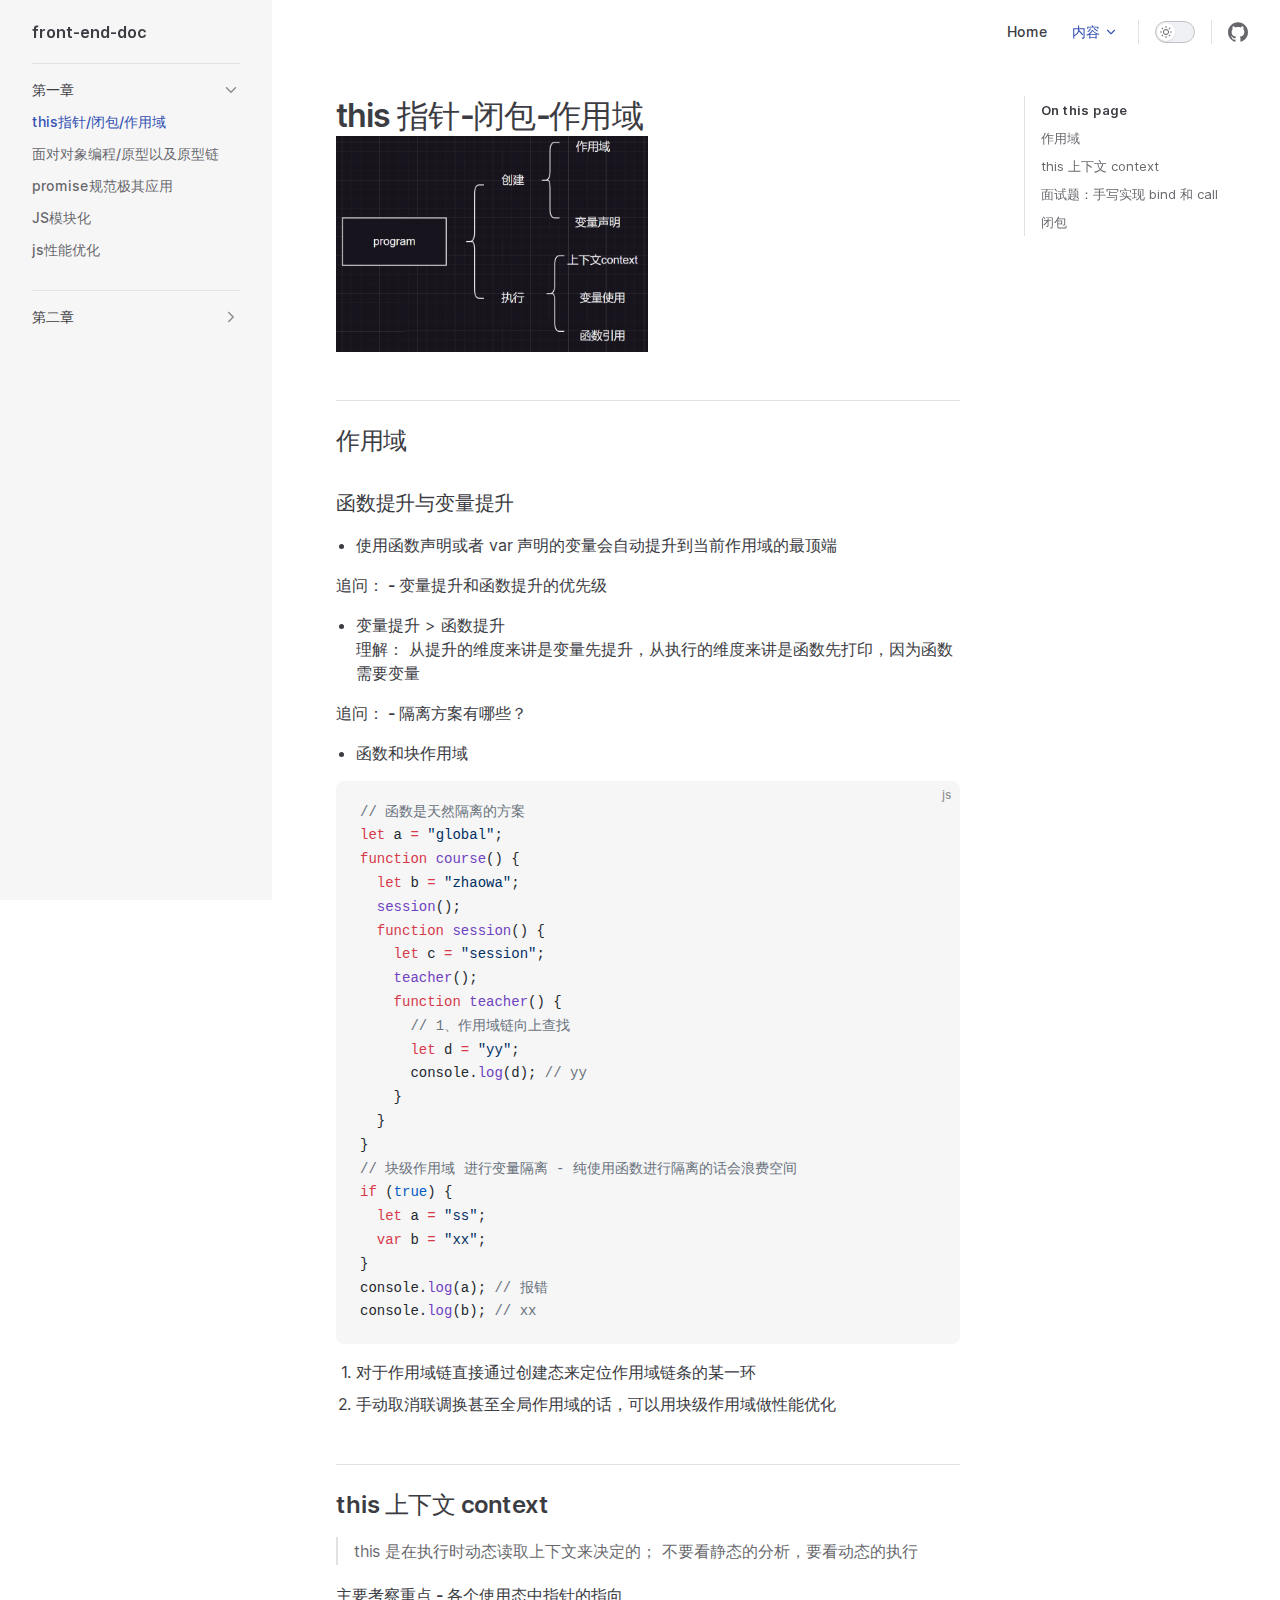
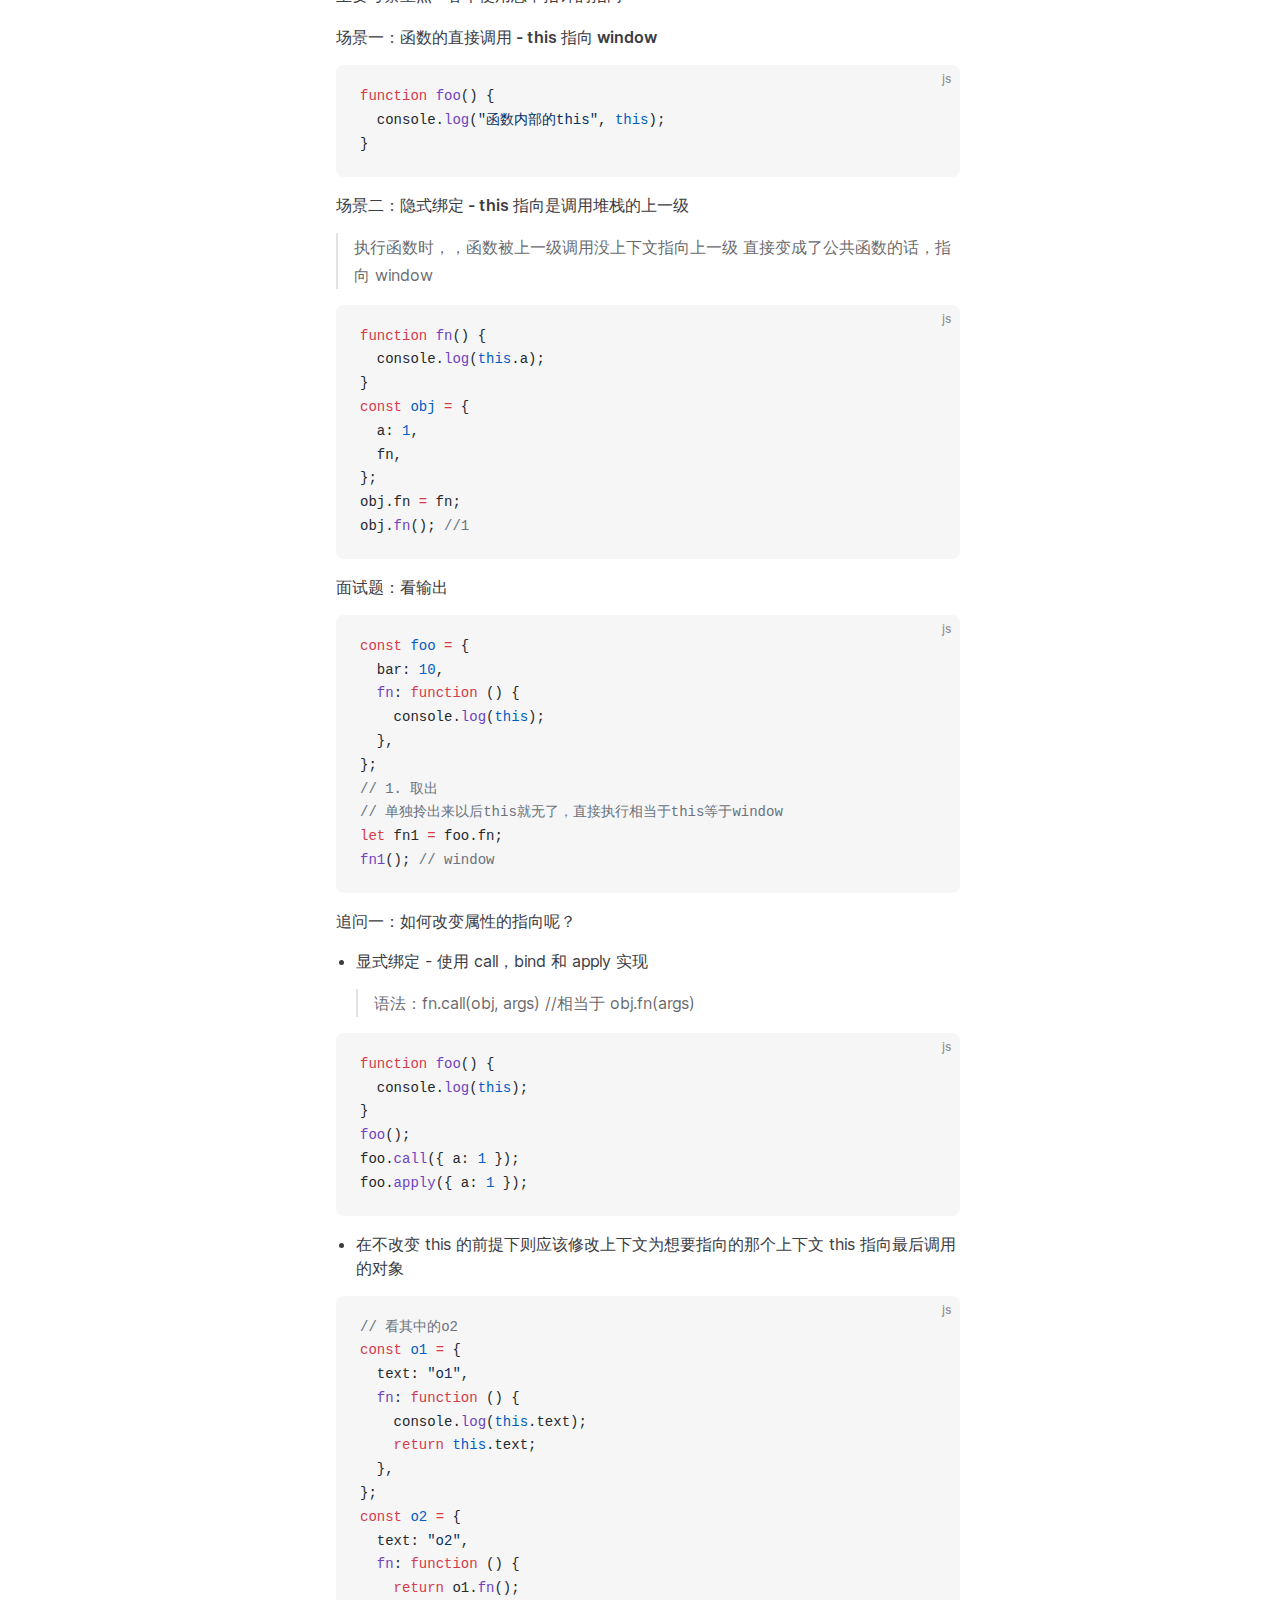
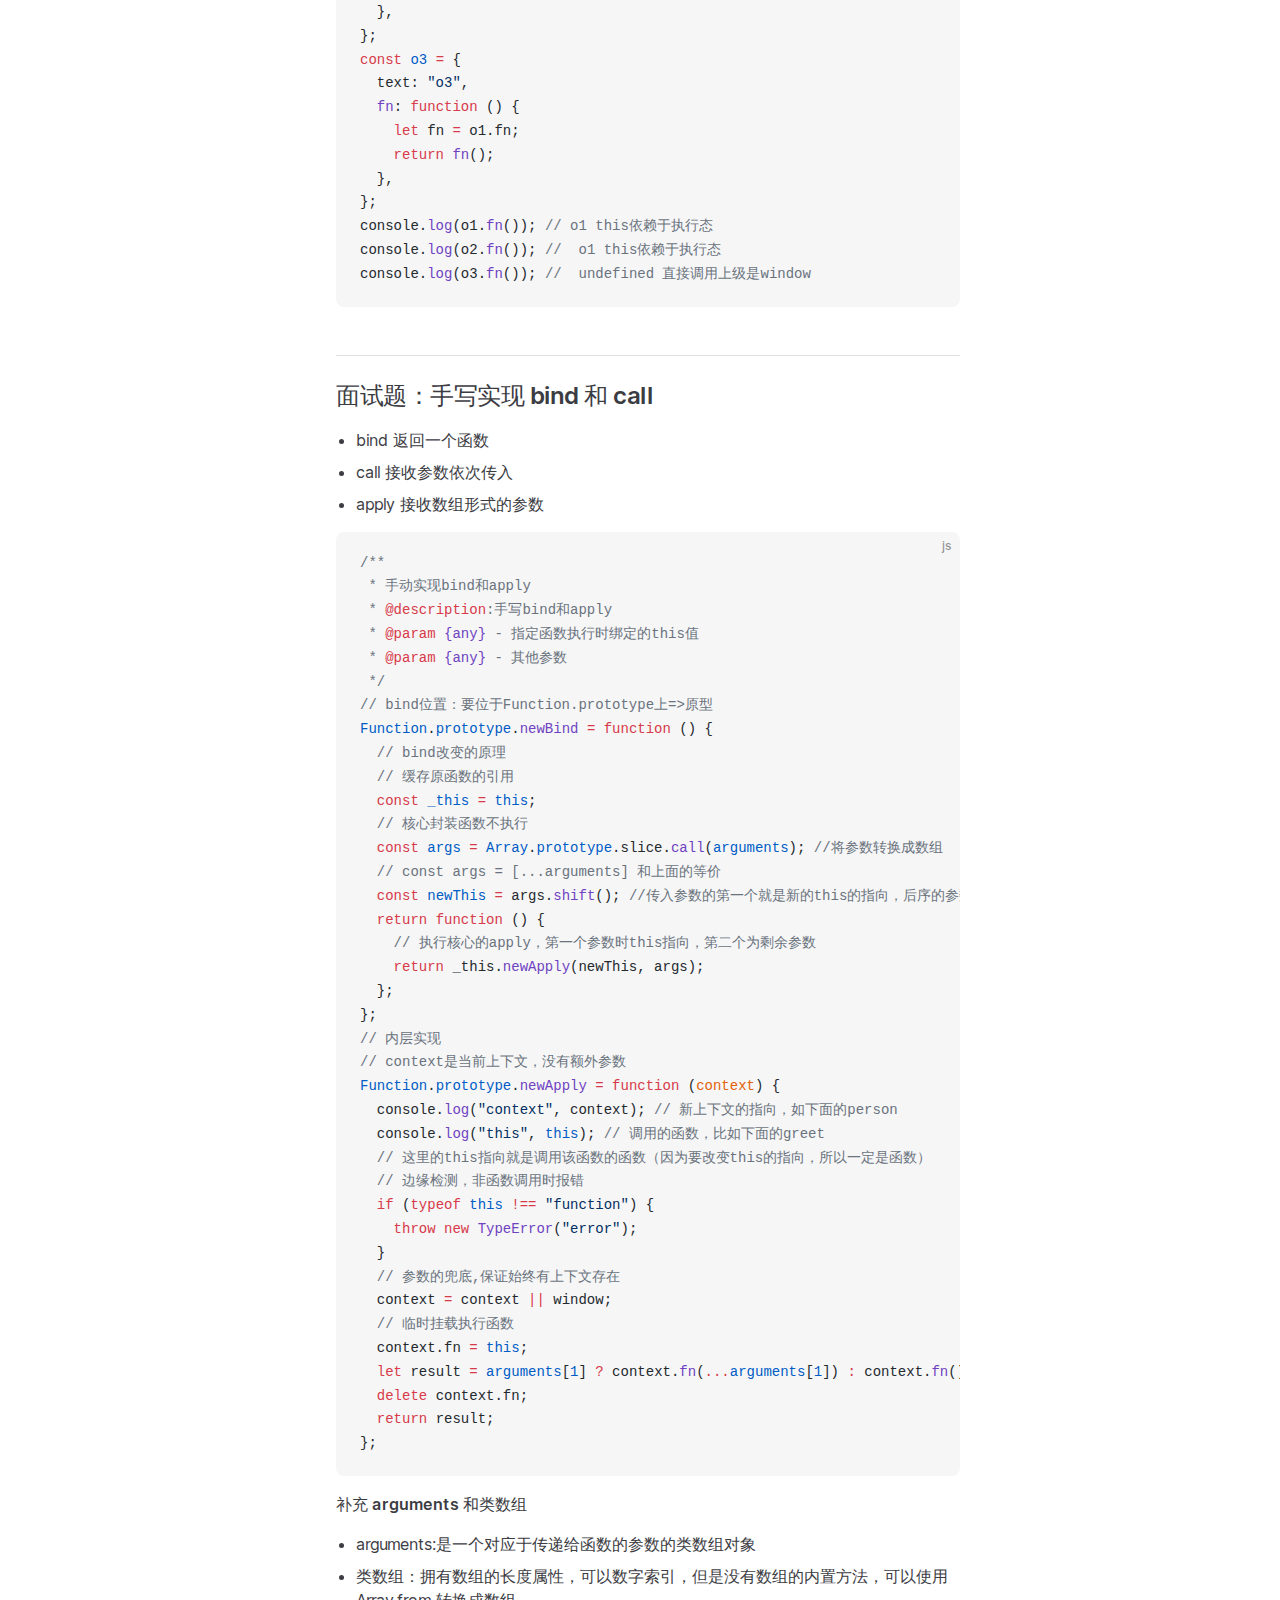
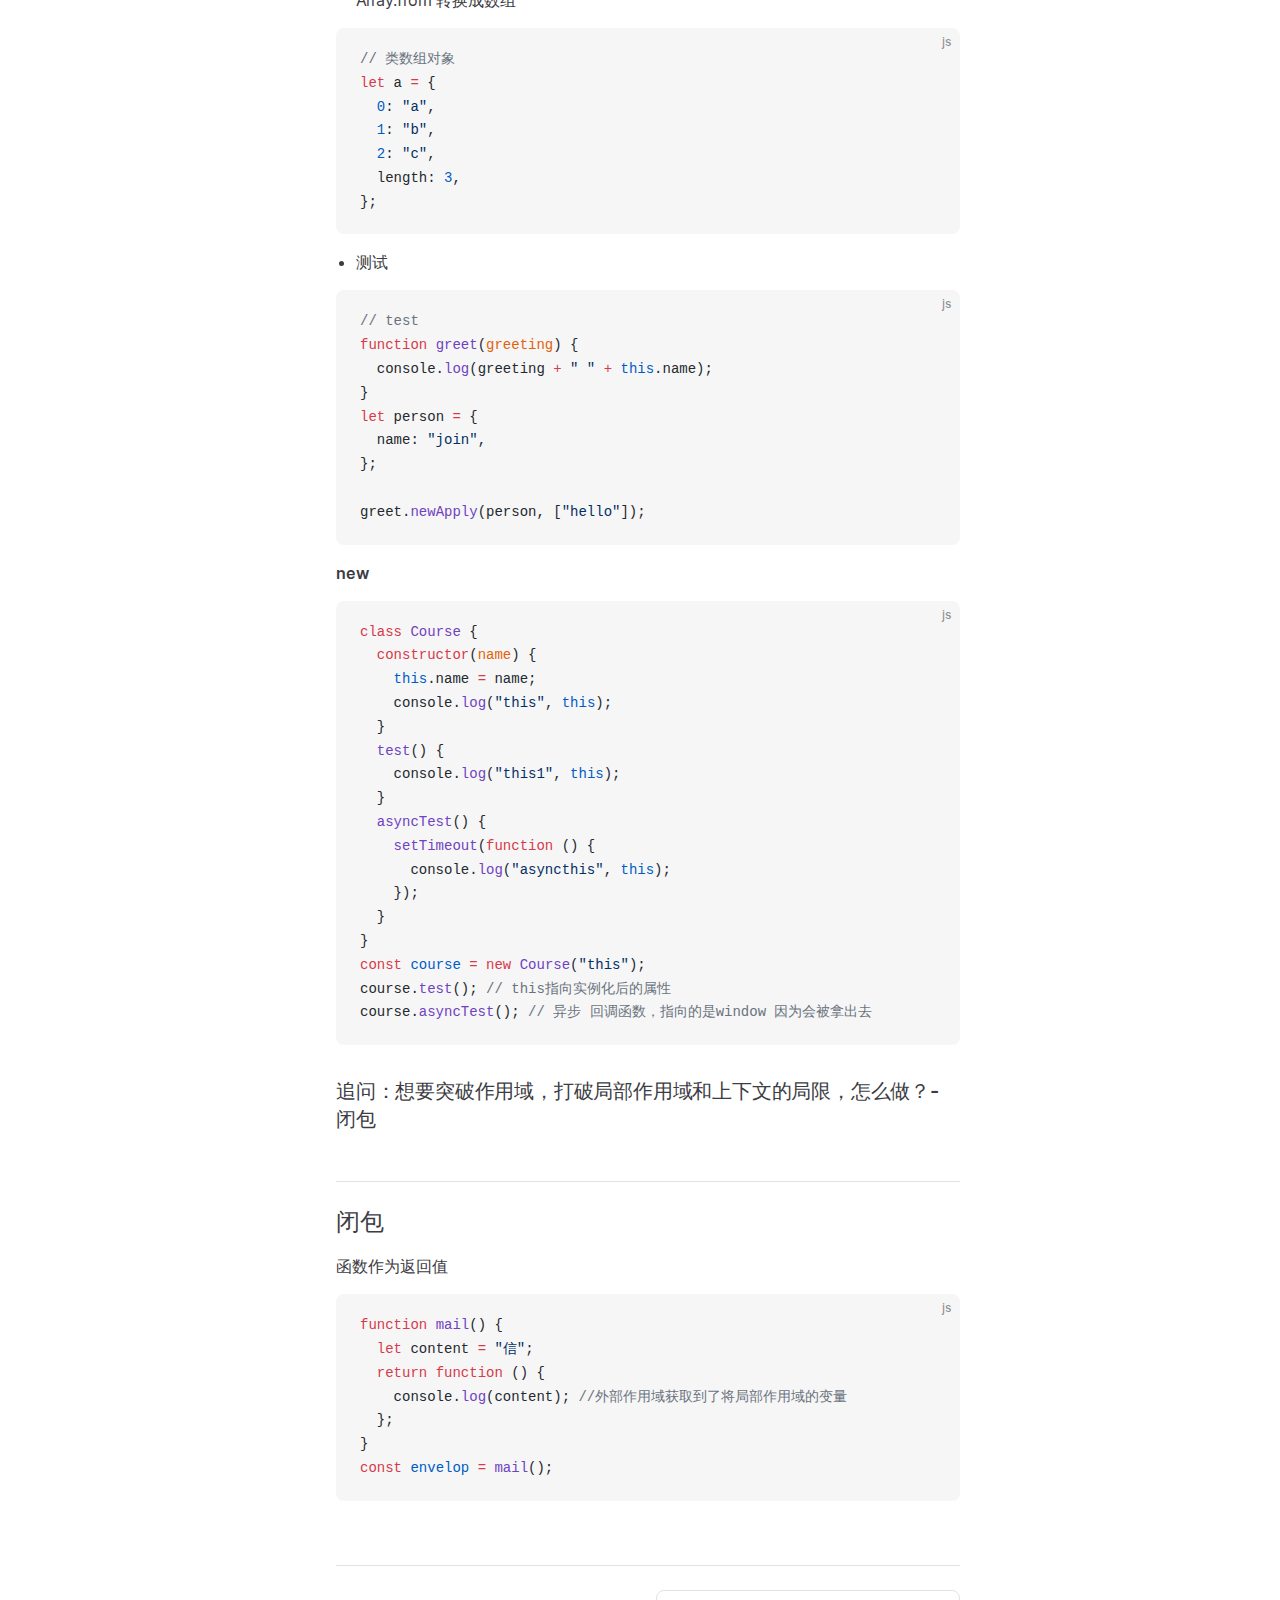
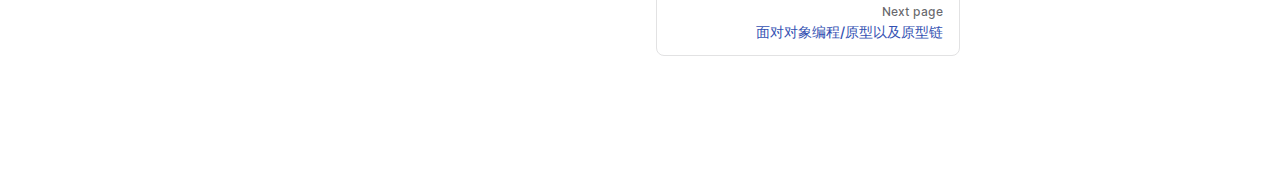
<file: zhaowa/this指针-闭包-作用域.html>
<!DOCTYPE html>
<html lang="en-US" dir="ltr">
  <head>
    <meta charset="utf-8">
    <meta name="viewport" content="width=device-width,initial-scale=1">
    <title>this 指针-闭包-作用域 | front-end-doc</title>
    <meta name="description" content="前端相关知识点和爪哇课程相关笔记">
    <meta name="generator" content="VitePress v1.0.0-rc.29">
    <link rel="preload stylesheet" href="/assets/style.YaifAsS7.css" as="style">
    
    <script type="module" src="/assets/app.BZnDgqKj.js"></script>
    <link rel="preload" href="/assets/inter-roman-latin.bvIUbFQP.woff2" as="font" type="font/woff2" crossorigin="">
    <link rel="modulepreload" href="/assets/chunks/framework.LBXiIpgL.js">
    <link rel="modulepreload" href="/assets/chunks/theme.0xuRr5Ra.js">
    <link rel="modulepreload" href="/assets/chunks/image.S6UUPbZs.js">
    <link rel="modulepreload" href="/assets/zhaowa_this指针-闭包-作用域.md.wF5iDFBh.lean.js">
    <link rel="icon" href="/logoIcon.png">
    <link rel="preconnect" href="https://fonts.googleapis.com">
    <link rel="preconnect" href="https://fonts.gstatic.com" crossorigin="">
    <link href="https://fonts.googleapis.com/css2?family=Roboto&amp;display=swap" rel="stylesheet">
    <link rel="stylesheet" href="https://cdn.jsdelivr.net/npm/@fancyapps/ui/dist/fancybox.css">
    <script src="https://cdn.jsdelivr.net/npm/@fancyapps/ui@4.0/dist/fancybox.umd.js"></script>
    <script id="check-dark-mode">(()=>{const e=localStorage.getItem("vitepress-theme-appearance")||"auto",a=window.matchMedia("(prefers-color-scheme: dark)").matches;(!e||e==="auto"?a:e==="dark")&&document.documentElement.classList.add("dark")})();</script>
    <script id="check-mac-os">document.documentElement.classList.toggle("mac",/Mac|iPhone|iPod|iPad/i.test(navigator.platform));</script>
  </head>
  <body>
    <div id="app"><div class="Layout" data-v-adec1f40><!--[--><!--]--><!--[--><span tabindex="-1" data-v-a87c9c2a></span><a href="#VPContent" class="VPSkipLink visually-hidden" data-v-a87c9c2a> Skip to content </a><!--]--><!----><header class="VPNav" data-v-adec1f40 data-v-9fe49155><div class="VPNavBar has-sidebar" data-v-9fe49155 data-v-32b77f8b><div class="container" data-v-32b77f8b><div class="title" data-v-32b77f8b><div class="VPNavBarTitle has-sidebar" data-v-32b77f8b data-v-42671280><a class="title" href="/" data-v-42671280><!--[--><!--]--><!----><!--[-->front-end-doc<!--]--><!--[--><!--]--></a></div></div><div class="content" data-v-32b77f8b><div class="curtain" data-v-32b77f8b></div><div class="content-body" data-v-32b77f8b><!--[--><!--]--><div class="VPNavBarSearch search" data-v-32b77f8b><!----></div><nav aria-labelledby="main-nav-aria-label" class="VPNavBarMenu menu" data-v-32b77f8b data-v-60064006><span id="main-nav-aria-label" class="visually-hidden" data-v-60064006>Main Navigation</span><!--[--><!--[--><a class="VPLink link VPNavBarMenuLink" href="/" tabindex="0" data-v-60064006 data-v-667d81be><!--[--><span data-v-667d81be>Home</span><!--]--></a><!--]--><!--[--><div class="VPFlyout VPNavBarMenuGroup active" data-v-60064006 data-v-1582ad74><button type="button" class="button" aria-haspopup="true" aria-expanded="false" data-v-1582ad74><span class="text" data-v-1582ad74><!----><span data-v-1582ad74>内容</span><svg xmlns="http://www.w3.org/2000/svg" aria-hidden="true" focusable="false" viewbox="0 0 24 24" class="text-icon" data-v-1582ad74><path d="M12,16c-0.3,0-0.5-0.1-0.7-0.3l-6-6c-0.4-0.4-0.4-1,0-1.4s1-0.4,1.4,0l5.3,5.3l5.3-5.3c0.4-0.4,1-0.4,1.4,0s0.4,1,0,1.4l-6,6C12.5,15.9,12.3,16,12,16z"></path></svg></span></button><div class="menu" data-v-1582ad74><div class="VPMenu" data-v-1582ad74 data-v-504e7144><div class="items" data-v-504e7144><!--[--><!--[--><div class="VPMenuLink" data-v-504e7144 data-v-102e8ef3><a class="VPLink link active" href="/zhaowa/this%E6%8C%87%E9%92%88-%E9%97%AD%E5%8C%85-%E4%BD%9C%E7%94%A8%E5%9F%9F.html" data-v-102e8ef3><!--[-->爪哇前端课程学习笔记<!--]--></a></div><!--]--><!--]--></div><!--[--><!--]--></div></div></div><!--]--><!--]--></nav><!----><div class="VPNavBarAppearance appearance" data-v-32b77f8b data-v-3d779dbb><button class="VPSwitch VPSwitchAppearance" type="button" role="switch" title="Switch to dark theme" aria-checked="false" data-v-3d779dbb data-v-ce6357a8 data-v-c84c1cab><span class="check" data-v-c84c1cab><span class="icon" data-v-c84c1cab><!--[--><svg xmlns="http://www.w3.org/2000/svg" aria-hidden="true" focusable="false" viewbox="0 0 24 24" class="sun" data-v-ce6357a8><path d="M12,18c-3.3,0-6-2.7-6-6s2.7-6,6-6s6,2.7,6,6S15.3,18,12,18zM12,8c-2.2,0-4,1.8-4,4c0,2.2,1.8,4,4,4c2.2,0,4-1.8,4-4C16,9.8,14.2,8,12,8z"></path><path d="M12,4c-0.6,0-1-0.4-1-1V1c0-0.6,0.4-1,1-1s1,0.4,1,1v2C13,3.6,12.6,4,12,4z"></path><path d="M12,24c-0.6,0-1-0.4-1-1v-2c0-0.6,0.4-1,1-1s1,0.4,1,1v2C13,23.6,12.6,24,12,24z"></path><path d="M5.6,6.6c-0.3,0-0.5-0.1-0.7-0.3L3.5,4.9c-0.4-0.4-0.4-1,0-1.4s1-0.4,1.4,0l1.4,1.4c0.4,0.4,0.4,1,0,1.4C6.2,6.5,5.9,6.6,5.6,6.6z"></path><path d="M19.8,20.8c-0.3,0-0.5-0.1-0.7-0.3l-1.4-1.4c-0.4-0.4-0.4-1,0-1.4s1-0.4,1.4,0l1.4,1.4c0.4,0.4,0.4,1,0,1.4C20.3,20.7,20,20.8,19.8,20.8z"></path><path d="M3,13H1c-0.6,0-1-0.4-1-1s0.4-1,1-1h2c0.6,0,1,0.4,1,1S3.6,13,3,13z"></path><path d="M23,13h-2c-0.6,0-1-0.4-1-1s0.4-1,1-1h2c0.6,0,1,0.4,1,1S23.6,13,23,13z"></path><path d="M4.2,20.8c-0.3,0-0.5-0.1-0.7-0.3c-0.4-0.4-0.4-1,0-1.4l1.4-1.4c0.4-0.4,1-0.4,1.4,0s0.4,1,0,1.4l-1.4,1.4C4.7,20.7,4.5,20.8,4.2,20.8z"></path><path d="M18.4,6.6c-0.3,0-0.5-0.1-0.7-0.3c-0.4-0.4-0.4-1,0-1.4l1.4-1.4c0.4-0.4,1-0.4,1.4,0s0.4,1,0,1.4l-1.4,1.4C18.9,6.5,18.6,6.6,18.4,6.6z"></path></svg><svg xmlns="http://www.w3.org/2000/svg" aria-hidden="true" focusable="false" viewbox="0 0 24 24" class="moon" data-v-ce6357a8><path d="M12.1,22c-0.3,0-0.6,0-0.9,0c-5.5-0.5-9.5-5.4-9-10.9c0.4-4.8,4.2-8.6,9-9c0.4,0,0.8,0.2,1,0.5c0.2,0.3,0.2,0.8-0.1,1.1c-2,2.7-1.4,6.4,1.3,8.4c2.1,1.6,5,1.6,7.1,0c0.3-0.2,0.7-0.3,1.1-0.1c0.3,0.2,0.5,0.6,0.5,1c-0.2,2.7-1.5,5.1-3.6,6.8C16.6,21.2,14.4,22,12.1,22zM9.3,4.4c-2.9,1-5,3.6-5.2,6.8c-0.4,4.4,2.8,8.3,7.2,8.7c2.1,0.2,4.2-0.4,5.8-1.8c1.1-0.9,1.9-2.1,2.4-3.4c-2.5,0.9-5.3,0.5-7.5-1.1C9.2,11.4,8.1,7.7,9.3,4.4z"></path></svg><!--]--></span></span></button></div><div class="VPSocialLinks VPNavBarSocialLinks social-links" data-v-32b77f8b data-v-3156eb2e data-v-07ab6f47><!--[--><a class="VPSocialLink no-icon" href="https://github.com/rainbowchenx/rainbowchenx.github.io" aria-label="github" target="_blank" rel="noopener" data-v-07ab6f47 data-v-e5b0eb89><svg role="img" viewBox="0 0 24 24" xmlns="http://www.w3.org/2000/svg"><title>GitHub</title><path d="M12 .297c-6.63 0-12 5.373-12 12 0 5.303 3.438 9.8 8.205 11.385.6.113.82-.258.82-.577 0-.285-.01-1.04-.015-2.04-3.338.724-4.042-1.61-4.042-1.61C4.422 18.07 3.633 17.7 3.633 17.7c-1.087-.744.084-.729.084-.729 1.205.084 1.838 1.236 1.838 1.236 1.07 1.835 2.809 1.305 3.495.998.108-.776.417-1.305.76-1.605-2.665-.3-5.466-1.332-5.466-5.93 0-1.31.465-2.38 1.235-3.22-.135-.303-.54-1.523.105-3.176 0 0 1.005-.322 3.3 1.23.96-.267 1.98-.399 3-.405 1.02.006 2.04.138 3 .405 2.28-1.552 3.285-1.23 3.285-1.23.645 1.653.24 2.873.12 3.176.765.84 1.23 1.91 1.23 3.22 0 4.61-2.805 5.625-5.475 5.92.42.36.81 1.096.81 2.22 0 1.606-.015 2.896-.015 3.286 0 .315.21.69.825.57C20.565 22.092 24 17.592 24 12.297c0-6.627-5.373-12-12-12"/></svg></a><!--]--></div><div class="VPFlyout VPNavBarExtra extra" data-v-32b77f8b data-v-05318c2f data-v-1582ad74><button type="button" class="button" aria-haspopup="true" aria-expanded="false" aria-label="extra navigation" data-v-1582ad74><svg xmlns="http://www.w3.org/2000/svg" aria-hidden="true" focusable="false" viewbox="0 0 24 24" class="icon" data-v-1582ad74><circle cx="12" cy="12" r="2"></circle><circle cx="19" cy="12" r="2"></circle><circle cx="5" cy="12" r="2"></circle></svg></button><div class="menu" data-v-1582ad74><div class="VPMenu" data-v-1582ad74 data-v-504e7144><!----><!--[--><!--[--><!----><div class="group" data-v-05318c2f><div class="item appearance" data-v-05318c2f><p class="label" data-v-05318c2f>Appearance</p><div class="appearance-action" data-v-05318c2f><button class="VPSwitch VPSwitchAppearance" type="button" role="switch" title="Switch to dark theme" aria-checked="false" data-v-05318c2f data-v-ce6357a8 data-v-c84c1cab><span class="check" data-v-c84c1cab><span class="icon" data-v-c84c1cab><!--[--><svg xmlns="http://www.w3.org/2000/svg" aria-hidden="true" focusable="false" viewbox="0 0 24 24" class="sun" data-v-ce6357a8><path d="M12,18c-3.3,0-6-2.7-6-6s2.7-6,6-6s6,2.7,6,6S15.3,18,12,18zM12,8c-2.2,0-4,1.8-4,4c0,2.2,1.8,4,4,4c2.2,0,4-1.8,4-4C16,9.8,14.2,8,12,8z"></path><path d="M12,4c-0.6,0-1-0.4-1-1V1c0-0.6,0.4-1,1-1s1,0.4,1,1v2C13,3.6,12.6,4,12,4z"></path><path d="M12,24c-0.6,0-1-0.4-1-1v-2c0-0.6,0.4-1,1-1s1,0.4,1,1v2C13,23.6,12.6,24,12,24z"></path><path d="M5.6,6.6c-0.3,0-0.5-0.1-0.7-0.3L3.5,4.9c-0.4-0.4-0.4-1,0-1.4s1-0.4,1.4,0l1.4,1.4c0.4,0.4,0.4,1,0,1.4C6.2,6.5,5.9,6.6,5.6,6.6z"></path><path d="M19.8,20.8c-0.3,0-0.5-0.1-0.7-0.3l-1.4-1.4c-0.4-0.4-0.4-1,0-1.4s1-0.4,1.4,0l1.4,1.4c0.4,0.4,0.4,1,0,1.4C20.3,20.7,20,20.8,19.8,20.8z"></path><path d="M3,13H1c-0.6,0-1-0.4-1-1s0.4-1,1-1h2c0.6,0,1,0.4,1,1S3.6,13,3,13z"></path><path d="M23,13h-2c-0.6,0-1-0.4-1-1s0.4-1,1-1h2c0.6,0,1,0.4,1,1S23.6,13,23,13z"></path><path d="M4.2,20.8c-0.3,0-0.5-0.1-0.7-0.3c-0.4-0.4-0.4-1,0-1.4l1.4-1.4c0.4-0.4,1-0.4,1.4,0s0.4,1,0,1.4l-1.4,1.4C4.7,20.7,4.5,20.8,4.2,20.8z"></path><path d="M18.4,6.6c-0.3,0-0.5-0.1-0.7-0.3c-0.4-0.4-0.4-1,0-1.4l1.4-1.4c0.4-0.4,1-0.4,1.4,0s0.4,1,0,1.4l-1.4,1.4C18.9,6.5,18.6,6.6,18.4,6.6z"></path></svg><svg xmlns="http://www.w3.org/2000/svg" aria-hidden="true" focusable="false" viewbox="0 0 24 24" class="moon" data-v-ce6357a8><path d="M12.1,22c-0.3,0-0.6,0-0.9,0c-5.5-0.5-9.5-5.4-9-10.9c0.4-4.8,4.2-8.6,9-9c0.4,0,0.8,0.2,1,0.5c0.2,0.3,0.2,0.8-0.1,1.1c-2,2.7-1.4,6.4,1.3,8.4c2.1,1.6,5,1.6,7.1,0c0.3-0.2,0.7-0.3,1.1-0.1c0.3,0.2,0.5,0.6,0.5,1c-0.2,2.7-1.5,5.1-3.6,6.8C16.6,21.2,14.4,22,12.1,22zM9.3,4.4c-2.9,1-5,3.6-5.2,6.8c-0.4,4.4,2.8,8.3,7.2,8.7c2.1,0.2,4.2-0.4,5.8-1.8c1.1-0.9,1.9-2.1,2.4-3.4c-2.5,0.9-5.3,0.5-7.5-1.1C9.2,11.4,8.1,7.7,9.3,4.4z"></path></svg><!--]--></span></span></button></div></div></div><div class="group" data-v-05318c2f><div class="item social-links" data-v-05318c2f><div class="VPSocialLinks social-links-list" data-v-05318c2f data-v-07ab6f47><!--[--><a class="VPSocialLink no-icon" href="https://github.com/rainbowchenx/rainbowchenx.github.io" aria-label="github" target="_blank" rel="noopener" data-v-07ab6f47 data-v-e5b0eb89><svg role="img" viewBox="0 0 24 24" xmlns="http://www.w3.org/2000/svg"><title>GitHub</title><path d="M12 .297c-6.63 0-12 5.373-12 12 0 5.303 3.438 9.8 8.205 11.385.6.113.82-.258.82-.577 0-.285-.01-1.04-.015-2.04-3.338.724-4.042-1.61-4.042-1.61C4.422 18.07 3.633 17.7 3.633 17.7c-1.087-.744.084-.729.084-.729 1.205.084 1.838 1.236 1.838 1.236 1.07 1.835 2.809 1.305 3.495.998.108-.776.417-1.305.76-1.605-2.665-.3-5.466-1.332-5.466-5.93 0-1.31.465-2.38 1.235-3.22-.135-.303-.54-1.523.105-3.176 0 0 1.005-.322 3.3 1.23.96-.267 1.98-.399 3-.405 1.02.006 2.04.138 3 .405 2.28-1.552 3.285-1.23 3.285-1.23.645 1.653.24 2.873.12 3.176.765.84 1.23 1.91 1.23 3.22 0 4.61-2.805 5.625-5.475 5.92.42.36.81 1.096.81 2.22 0 1.606-.015 2.896-.015 3.286 0 .315.21.69.825.57C20.565 22.092 24 17.592 24 12.297c0-6.627-5.373-12-12-12"/></svg></a><!--]--></div></div></div><!--]--><!--]--></div></div></div><!--[--><!--]--><button type="button" class="VPNavBarHamburger hamburger" aria-label="mobile navigation" aria-expanded="false" aria-controls="VPNavScreen" data-v-32b77f8b data-v-f3104a7f><span class="container" data-v-f3104a7f><span class="top" data-v-f3104a7f></span><span class="middle" data-v-f3104a7f></span><span class="bottom" data-v-f3104a7f></span></span></button></div></div></div></div><!----></header><div class="VPLocalNav reached-top" data-v-adec1f40 data-v-47295488><button class="menu" aria-expanded="false" aria-controls="VPSidebarNav" data-v-47295488><svg xmlns="http://www.w3.org/2000/svg" aria-hidden="true" focusable="false" viewbox="0 0 24 24" class="menu-icon" data-v-47295488><path d="M17,11H3c-0.6,0-1-0.4-1-1s0.4-1,1-1h14c0.6,0,1,0.4,1,1S17.6,11,17,11z"></path><path d="M21,7H3C2.4,7,2,6.6,2,6s0.4-1,1-1h18c0.6,0,1,0.4,1,1S21.6,7,21,7z"></path><path d="M21,15H3c-0.6,0-1-0.4-1-1s0.4-1,1-1h18c0.6,0,1,0.4,1,1S21.6,15,21,15z"></path><path d="M17,19H3c-0.6,0-1-0.4-1-1s0.4-1,1-1h14c0.6,0,1,0.4,1,1S17.6,19,17,19z"></path></svg><span class="menu-text" data-v-47295488>Menu</span></button><div class="VPLocalNavOutlineDropdown" style="--vp-vh:0px;" data-v-47295488 data-v-ee3ec388><button data-v-ee3ec388>Return to top</button><!----></div></div><aside class="VPSidebar" data-v-adec1f40 data-v-31416dd5><div class="curtain" data-v-31416dd5></div><nav class="nav" id="VPSidebarNav" aria-labelledby="sidebar-aria-label" tabindex="-1" data-v-31416dd5><span class="visually-hidden" id="sidebar-aria-label" data-v-31416dd5> Sidebar Navigation </span><!--[--><!--]--><!--[--><div class="group" data-v-31416dd5><section class="VPSidebarItem level-0 collapsible has-active" data-v-31416dd5 data-v-2f3d2c1e><div class="item" role="button" tabindex="0" data-v-2f3d2c1e><div class="indicator" data-v-2f3d2c1e></div><h2 class="text" data-v-2f3d2c1e>第一章</h2><div class="caret" role="button" aria-label="toggle section" tabindex="0" data-v-2f3d2c1e><svg xmlns="http://www.w3.org/2000/svg" aria-hidden="true" focusable="false" viewbox="0 0 24 24" class="caret-icon" data-v-2f3d2c1e><path d="M9,19c-0.3,0-0.5-0.1-0.7-0.3c-0.4-0.4-0.4-1,0-1.4l5.3-5.3L8.3,6.7c-0.4-0.4-0.4-1,0-1.4s1-0.4,1.4,0l6,6c0.4,0.4,0.4,1,0,1.4l-6,6C9.5,18.9,9.3,19,9,19z"></path></svg></div></div><div class="items" data-v-2f3d2c1e><!--[--><div class="VPSidebarItem level-1 is-link" data-v-2f3d2c1e data-v-2f3d2c1e><div class="item" data-v-2f3d2c1e><div class="indicator" data-v-2f3d2c1e></div><a class="VPLink link link" href="/zhaowa/this%E6%8C%87%E9%92%88-%E9%97%AD%E5%8C%85-%E4%BD%9C%E7%94%A8%E5%9F%9F.html" data-v-2f3d2c1e><!--[--><p class="text" data-v-2f3d2c1e>this指针/闭包/作用域</p><!--]--></a><!----></div><!----></div><div class="VPSidebarItem level-1 is-link" data-v-2f3d2c1e data-v-2f3d2c1e><div class="item" data-v-2f3d2c1e><div class="indicator" data-v-2f3d2c1e></div><a class="VPLink link link" href="/zhaowa/%E9%9D%A2%E5%AF%B9%E5%AF%B9%E8%B1%A1%E7%BC%96%E7%A8%8B-%E5%8E%9F%E5%9E%8B%E4%BB%A5%E5%8F%8A%E5%8E%9F%E5%9E%8B%E9%93%BE.html" data-v-2f3d2c1e><!--[--><p class="text" data-v-2f3d2c1e>面对对象编程/原型以及原型链</p><!--]--></a><!----></div><!----></div><div class="VPSidebarItem level-1 is-link" data-v-2f3d2c1e data-v-2f3d2c1e><div class="item" data-v-2f3d2c1e><div class="indicator" data-v-2f3d2c1e></div><a class="VPLink link link" href="/zhaowa/promise%E8%A7%84%E8%8C%83%E6%9E%81%E5%85%B6%E5%BA%94%E7%94%A8.html" data-v-2f3d2c1e><!--[--><p class="text" data-v-2f3d2c1e>promise规范极其应用</p><!--]--></a><!----></div><!----></div><div class="VPSidebarItem level-1 is-link" data-v-2f3d2c1e data-v-2f3d2c1e><div class="item" data-v-2f3d2c1e><div class="indicator" data-v-2f3d2c1e></div><a class="VPLink link link" href="/zhaowa/JS%E6%A8%A1%E5%9D%97%E5%8C%96.html" data-v-2f3d2c1e><!--[--><p class="text" data-v-2f3d2c1e>JS模块化</p><!--]--></a><!----></div><!----></div><div class="VPSidebarItem level-1 is-link" data-v-2f3d2c1e data-v-2f3d2c1e><div class="item" data-v-2f3d2c1e><div class="indicator" data-v-2f3d2c1e></div><a class="VPLink link link" href="/zhaowa/js%E6%80%A7%E8%83%BD%E4%BC%98%E5%8C%96.html" data-v-2f3d2c1e><!--[--><p class="text" data-v-2f3d2c1e>js性能优化</p><!--]--></a><!----></div><!----></div><!--]--></div></section></div><div class="group" data-v-31416dd5><section class="VPSidebarItem level-0 collapsible collapsed" data-v-31416dd5 data-v-2f3d2c1e><div class="item" role="button" tabindex="0" data-v-2f3d2c1e><div class="indicator" data-v-2f3d2c1e></div><h2 class="text" data-v-2f3d2c1e>第二章</h2><div class="caret" role="button" aria-label="toggle section" tabindex="0" data-v-2f3d2c1e><svg xmlns="http://www.w3.org/2000/svg" aria-hidden="true" focusable="false" viewbox="0 0 24 24" class="caret-icon" data-v-2f3d2c1e><path d="M9,19c-0.3,0-0.5-0.1-0.7-0.3c-0.4-0.4-0.4-1,0-1.4l5.3-5.3L8.3,6.7c-0.4-0.4-0.4-1,0-1.4s1-0.4,1.4,0l6,6c0.4,0.4,0.4,1,0,1.4l-6,6C9.5,18.9,9.3,19,9,19z"></path></svg></div></div><div class="items" data-v-2f3d2c1e><!--[--><div class="VPSidebarItem level-1 is-link" data-v-2f3d2c1e data-v-2f3d2c1e><div class="item" data-v-2f3d2c1e><div class="indicator" data-v-2f3d2c1e></div><a class="VPLink link link" href="/markdown-examples.html" data-v-2f3d2c1e><!--[--><p class="text" data-v-2f3d2c1e>Markdown Examples</p><!--]--></a><!----></div><!----></div><div class="VPSidebarItem level-1 is-link" data-v-2f3d2c1e data-v-2f3d2c1e><div class="item" data-v-2f3d2c1e><div class="indicator" data-v-2f3d2c1e></div><a class="VPLink link link" href="/api-examples.html" data-v-2f3d2c1e><!--[--><p class="text" data-v-2f3d2c1e>Runtime API Examples</p><!--]--></a><!----></div><!----></div><div class="VPSidebarItem level-1 is-link" data-v-2f3d2c1e data-v-2f3d2c1e><div class="item" data-v-2f3d2c1e><div class="indicator" data-v-2f3d2c1e></div><a class="VPLink link link" href="/zhaowa/VUE%E5%9F%BA%E7%A1%80.html" data-v-2f3d2c1e><!--[--><p class="text" data-v-2f3d2c1e>VUE基础</p><!--]--></a><!----></div><!----></div><div class="VPSidebarItem level-1 is-link" data-v-2f3d2c1e data-v-2f3d2c1e><div class="item" data-v-2f3d2c1e><div class="indicator" data-v-2f3d2c1e></div><a class="VPLink link link" href="/zhaowa/VUE%E9%AB%98%E7%BA%A7.html" data-v-2f3d2c1e><!--[--><p class="text" data-v-2f3d2c1e>VUE高级</p><!--]--></a><!----></div><!----></div><div class="VPSidebarItem level-1 is-link" data-v-2f3d2c1e data-v-2f3d2c1e><div class="item" data-v-2f3d2c1e><div class="indicator" data-v-2f3d2c1e></div><a class="VPLink link link" href="/zhaowa/vue%E6%BA%90%E7%A0%81%E8%A7%A3%E6%9E%90.html" data-v-2f3d2c1e><!--[--><p class="text" data-v-2f3d2c1e>vue源码解析</p><!--]--></a><!----></div><!----></div><!--]--></div></section></div><!--]--><!--[--><!--]--></nav></aside><div class="VPContent has-sidebar" id="VPContent" data-v-adec1f40 data-v-fb742535><div class="VPDoc has-sidebar has-aside" data-v-fb742535 data-v-07a3ab8d><!--[--><!--]--><div class="container" data-v-07a3ab8d><div class="aside" data-v-07a3ab8d><div class="aside-curtain" data-v-07a3ab8d></div><div class="aside-container" data-v-07a3ab8d><div class="aside-content" data-v-07a3ab8d><div class="VPDocAside" data-v-07a3ab8d data-v-bfbc4556><!--[--><!--]--><!--[--><!--]--><div class="VPDocAsideOutline" role="navigation" data-v-bfbc4556 data-v-d93ac759><div class="content" data-v-d93ac759><div class="outline-marker" data-v-d93ac759></div><div class="outline-title" role="heading" aria-level="2" data-v-d93ac759>On this page</div><nav aria-labelledby="doc-outline-aria-label" data-v-d93ac759><span class="visually-hidden" id="doc-outline-aria-label" data-v-d93ac759> Table of Contents for current page </span><ul class="root" data-v-d93ac759 data-v-0ba9a4cd><!--[--><!--]--></ul></nav></div></div><!--[--><!--]--><div class="spacer" data-v-bfbc4556></div><!--[--><!--]--><!----><!--[--><!--]--><!--[--><!--]--></div></div></div></div><div class="content" data-v-07a3ab8d><div class="content-container" data-v-07a3ab8d><!--[--><!--]--><!----><main class="main" data-v-07a3ab8d><div style="position:relative;" class="vp-doc _zhaowa_this%E6%8C%87%E9%92%88-%E9%97%AD%E5%8C%85-%E4%BD%9C%E7%94%A8%E5%9F%9F" data-v-07a3ab8d><div><h1 id="this-指针-闭包-作用域" tabindex="-1">this 指针-闭包-作用域 <a class="header-anchor" href="#this-指针-闭包-作用域" aria-label="Permalink to &quot;this 指针-闭包-作用域&quot;">​</a></h1><img src="/assets/image.ItmQ4-ue.png" width="50%" height="auto"><h2 id="作用域" tabindex="-1">作用域 <a class="header-anchor" href="#作用域" aria-label="Permalink to &quot;作用域&quot;">​</a></h2><h3 id="函数提升与变量提升" tabindex="-1">函数提升与变量提升 <a class="header-anchor" href="#函数提升与变量提升" aria-label="Permalink to &quot;函数提升与变量提升&quot;">​</a></h3><ul><li>使用函数声明或者 var 声明的变量会自动提升到当前作用域的最顶端</li></ul><h4 id="追问-变量提升和函数提升的优先级" tabindex="-1">追问： - 变量提升和函数提升的优先级 <a class="header-anchor" href="#追问-变量提升和函数提升的优先级" aria-label="Permalink to &quot;追问： - 变量提升和函数提升的优先级&quot;">​</a></h4><ul><li>变量提升 &gt; 函数提升<br> 理解： 从提升的维度来讲是变量先提升，从执行的维度来讲是函数先打印，因为函数需要变量</li></ul><h4 id="追问-隔离方案有哪些" tabindex="-1">追问： - 隔离方案有哪些？ <a class="header-anchor" href="#追问-隔离方案有哪些" aria-label="Permalink to &quot;追问： - 隔离方案有哪些？&quot;">​</a></h4><ul><li>函数和块作用域</li></ul><div class="language-js vp-adaptive-theme"><button title="Copy Code" class="copy"></button><span class="lang">js</span><pre class="shiki github-dark vp-code-dark"><code><span class="line"><span style="color:#6A737D;">// 函数是天然隔离的方案</span></span>
<span class="line"><span style="color:#F97583;">let</span><span style="color:#E1E4E8;"> a </span><span style="color:#F97583;">=</span><span style="color:#E1E4E8;"> </span><span style="color:#9ECBFF;">&quot;global&quot;</span><span style="color:#E1E4E8;">;</span></span>
<span class="line"><span style="color:#F97583;">function</span><span style="color:#E1E4E8;"> </span><span style="color:#B392F0;">course</span><span style="color:#E1E4E8;">() {</span></span>
<span class="line"><span style="color:#E1E4E8;">  </span><span style="color:#F97583;">let</span><span style="color:#E1E4E8;"> b </span><span style="color:#F97583;">=</span><span style="color:#E1E4E8;"> </span><span style="color:#9ECBFF;">&quot;zhaowa&quot;</span><span style="color:#E1E4E8;">;</span></span>
<span class="line"><span style="color:#E1E4E8;">  </span><span style="color:#B392F0;">session</span><span style="color:#E1E4E8;">();</span></span>
<span class="line"><span style="color:#E1E4E8;">  </span><span style="color:#F97583;">function</span><span style="color:#E1E4E8;"> </span><span style="color:#B392F0;">session</span><span style="color:#E1E4E8;">() {</span></span>
<span class="line"><span style="color:#E1E4E8;">    </span><span style="color:#F97583;">let</span><span style="color:#E1E4E8;"> c </span><span style="color:#F97583;">=</span><span style="color:#E1E4E8;"> </span><span style="color:#9ECBFF;">&quot;session&quot;</span><span style="color:#E1E4E8;">;</span></span>
<span class="line"><span style="color:#E1E4E8;">    </span><span style="color:#B392F0;">teacher</span><span style="color:#E1E4E8;">();</span></span>
<span class="line"><span style="color:#E1E4E8;">    </span><span style="color:#F97583;">function</span><span style="color:#E1E4E8;"> </span><span style="color:#B392F0;">teacher</span><span style="color:#E1E4E8;">() {</span></span>
<span class="line"><span style="color:#E1E4E8;">      </span><span style="color:#6A737D;">// 1、作用域链向上查找</span></span>
<span class="line"><span style="color:#E1E4E8;">      </span><span style="color:#F97583;">let</span><span style="color:#E1E4E8;"> d </span><span style="color:#F97583;">=</span><span style="color:#E1E4E8;"> </span><span style="color:#9ECBFF;">&quot;yy&quot;</span><span style="color:#E1E4E8;">;</span></span>
<span class="line"><span style="color:#E1E4E8;">      console.</span><span style="color:#B392F0;">log</span><span style="color:#E1E4E8;">(d); </span><span style="color:#6A737D;">// yy</span></span>
<span class="line"><span style="color:#E1E4E8;">    }</span></span>
<span class="line"><span style="color:#E1E4E8;">  }</span></span>
<span class="line"><span style="color:#E1E4E8;">}</span></span>
<span class="line"><span style="color:#6A737D;">// 块级作用域 进行变量隔离 - 纯使用函数进行隔离的话会浪费空间</span></span>
<span class="line"><span style="color:#F97583;">if</span><span style="color:#E1E4E8;"> (</span><span style="color:#79B8FF;">true</span><span style="color:#E1E4E8;">) {</span></span>
<span class="line"><span style="color:#E1E4E8;">  </span><span style="color:#F97583;">let</span><span style="color:#E1E4E8;"> a </span><span style="color:#F97583;">=</span><span style="color:#E1E4E8;"> </span><span style="color:#9ECBFF;">&quot;ss&quot;</span><span style="color:#E1E4E8;">;</span></span>
<span class="line"><span style="color:#E1E4E8;">  </span><span style="color:#F97583;">var</span><span style="color:#E1E4E8;"> b </span><span style="color:#F97583;">=</span><span style="color:#E1E4E8;"> </span><span style="color:#9ECBFF;">&quot;xx&quot;</span><span style="color:#E1E4E8;">;</span></span>
<span class="line"><span style="color:#E1E4E8;">}</span></span>
<span class="line"><span style="color:#E1E4E8;">console.</span><span style="color:#B392F0;">log</span><span style="color:#E1E4E8;">(a); </span><span style="color:#6A737D;">// 报错</span></span>
<span class="line"><span style="color:#E1E4E8;">console.</span><span style="color:#B392F0;">log</span><span style="color:#E1E4E8;">(b); </span><span style="color:#6A737D;">// xx</span></span></code></pre><pre class="shiki github-light vp-code-light"><code><span class="line"><span style="color:#6A737D;">// 函数是天然隔离的方案</span></span>
<span class="line"><span style="color:#D73A49;">let</span><span style="color:#24292E;"> a </span><span style="color:#D73A49;">=</span><span style="color:#24292E;"> </span><span style="color:#032F62;">&quot;global&quot;</span><span style="color:#24292E;">;</span></span>
<span class="line"><span style="color:#D73A49;">function</span><span style="color:#24292E;"> </span><span style="color:#6F42C1;">course</span><span style="color:#24292E;">() {</span></span>
<span class="line"><span style="color:#24292E;">  </span><span style="color:#D73A49;">let</span><span style="color:#24292E;"> b </span><span style="color:#D73A49;">=</span><span style="color:#24292E;"> </span><span style="color:#032F62;">&quot;zhaowa&quot;</span><span style="color:#24292E;">;</span></span>
<span class="line"><span style="color:#24292E;">  </span><span style="color:#6F42C1;">session</span><span style="color:#24292E;">();</span></span>
<span class="line"><span style="color:#24292E;">  </span><span style="color:#D73A49;">function</span><span style="color:#24292E;"> </span><span style="color:#6F42C1;">session</span><span style="color:#24292E;">() {</span></span>
<span class="line"><span style="color:#24292E;">    </span><span style="color:#D73A49;">let</span><span style="color:#24292E;"> c </span><span style="color:#D73A49;">=</span><span style="color:#24292E;"> </span><span style="color:#032F62;">&quot;session&quot;</span><span style="color:#24292E;">;</span></span>
<span class="line"><span style="color:#24292E;">    </span><span style="color:#6F42C1;">teacher</span><span style="color:#24292E;">();</span></span>
<span class="line"><span style="color:#24292E;">    </span><span style="color:#D73A49;">function</span><span style="color:#24292E;"> </span><span style="color:#6F42C1;">teacher</span><span style="color:#24292E;">() {</span></span>
<span class="line"><span style="color:#24292E;">      </span><span style="color:#6A737D;">// 1、作用域链向上查找</span></span>
<span class="line"><span style="color:#24292E;">      </span><span style="color:#D73A49;">let</span><span style="color:#24292E;"> d </span><span style="color:#D73A49;">=</span><span style="color:#24292E;"> </span><span style="color:#032F62;">&quot;yy&quot;</span><span style="color:#24292E;">;</span></span>
<span class="line"><span style="color:#24292E;">      console.</span><span style="color:#6F42C1;">log</span><span style="color:#24292E;">(d); </span><span style="color:#6A737D;">// yy</span></span>
<span class="line"><span style="color:#24292E;">    }</span></span>
<span class="line"><span style="color:#24292E;">  }</span></span>
<span class="line"><span style="color:#24292E;">}</span></span>
<span class="line"><span style="color:#6A737D;">// 块级作用域 进行变量隔离 - 纯使用函数进行隔离的话会浪费空间</span></span>
<span class="line"><span style="color:#D73A49;">if</span><span style="color:#24292E;"> (</span><span style="color:#005CC5;">true</span><span style="color:#24292E;">) {</span></span>
<span class="line"><span style="color:#24292E;">  </span><span style="color:#D73A49;">let</span><span style="color:#24292E;"> a </span><span style="color:#D73A49;">=</span><span style="color:#24292E;"> </span><span style="color:#032F62;">&quot;ss&quot;</span><span style="color:#24292E;">;</span></span>
<span class="line"><span style="color:#24292E;">  </span><span style="color:#D73A49;">var</span><span style="color:#24292E;"> b </span><span style="color:#D73A49;">=</span><span style="color:#24292E;"> </span><span style="color:#032F62;">&quot;xx&quot;</span><span style="color:#24292E;">;</span></span>
<span class="line"><span style="color:#24292E;">}</span></span>
<span class="line"><span style="color:#24292E;">console.</span><span style="color:#6F42C1;">log</span><span style="color:#24292E;">(a); </span><span style="color:#6A737D;">// 报错</span></span>
<span class="line"><span style="color:#24292E;">console.</span><span style="color:#6F42C1;">log</span><span style="color:#24292E;">(b); </span><span style="color:#6A737D;">// xx</span></span></code></pre></div><ol><li>对于作用域链直接通过创建态来定位作用域链条的某一环</li><li>手动取消联调换甚至全局作用域的话，可以用块级作用域做性能优化</li></ol><h2 id="this-上下文-context" tabindex="-1">this 上下文 context <a class="header-anchor" href="#this-上下文-context" aria-label="Permalink to &quot;this 上下文 context&quot;">​</a></h2><blockquote><p>this 是在执行时动态读取上下文来决定的； <strong>不要看静态的分析，要看动态的执行</strong></p></blockquote><p><strong>主要考察重点 - 各个使用态中指针的指向</strong></p><h4 id="场景一-函数的直接调用-this-指向-window" tabindex="-1">场景一：函数的直接调用 - this 指向 window <a class="header-anchor" href="#场景一-函数的直接调用-this-指向-window" aria-label="Permalink to &quot;场景一：函数的直接调用 - this 指向 window&quot;">​</a></h4><div class="language-js vp-adaptive-theme"><button title="Copy Code" class="copy"></button><span class="lang">js</span><pre class="shiki github-dark vp-code-dark"><code><span class="line"><span style="color:#F97583;">function</span><span style="color:#E1E4E8;"> </span><span style="color:#B392F0;">foo</span><span style="color:#E1E4E8;">() {</span></span>
<span class="line"><span style="color:#E1E4E8;">  console.</span><span style="color:#B392F0;">log</span><span style="color:#E1E4E8;">(</span><span style="color:#9ECBFF;">&quot;函数内部的this&quot;</span><span style="color:#E1E4E8;">, </span><span style="color:#79B8FF;">this</span><span style="color:#E1E4E8;">);</span></span>
<span class="line"><span style="color:#E1E4E8;">}</span></span></code></pre><pre class="shiki github-light vp-code-light"><code><span class="line"><span style="color:#D73A49;">function</span><span style="color:#24292E;"> </span><span style="color:#6F42C1;">foo</span><span style="color:#24292E;">() {</span></span>
<span class="line"><span style="color:#24292E;">  console.</span><span style="color:#6F42C1;">log</span><span style="color:#24292E;">(</span><span style="color:#032F62;">&quot;函数内部的this&quot;</span><span style="color:#24292E;">, </span><span style="color:#005CC5;">this</span><span style="color:#24292E;">);</span></span>
<span class="line"><span style="color:#24292E;">}</span></span></code></pre></div><h4 id="场景二-隐式绑定-this-指向是调用堆栈的上一级" tabindex="-1">场景二：隐式绑定 - this 指向是调用堆栈的上一级 <a class="header-anchor" href="#场景二-隐式绑定-this-指向是调用堆栈的上一级" aria-label="Permalink to &quot;场景二：隐式绑定 - this 指向是调用堆栈的上一级&quot;">​</a></h4><blockquote><p>执行函数时，，函数被上一级调用没上下文指向上一级 直接变成了公共函数的话，指向 window</p></blockquote><div class="language-js vp-adaptive-theme"><button title="Copy Code" class="copy"></button><span class="lang">js</span><pre class="shiki github-dark vp-code-dark"><code><span class="line"><span style="color:#F97583;">function</span><span style="color:#E1E4E8;"> </span><span style="color:#B392F0;">fn</span><span style="color:#E1E4E8;">() {</span></span>
<span class="line"><span style="color:#E1E4E8;">  console.</span><span style="color:#B392F0;">log</span><span style="color:#E1E4E8;">(</span><span style="color:#79B8FF;">this</span><span style="color:#E1E4E8;">.a);</span></span>
<span class="line"><span style="color:#E1E4E8;">}</span></span>
<span class="line"><span style="color:#F97583;">const</span><span style="color:#E1E4E8;"> </span><span style="color:#79B8FF;">obj</span><span style="color:#E1E4E8;"> </span><span style="color:#F97583;">=</span><span style="color:#E1E4E8;"> {</span></span>
<span class="line"><span style="color:#E1E4E8;">  a: </span><span style="color:#79B8FF;">1</span><span style="color:#E1E4E8;">,</span></span>
<span class="line"><span style="color:#E1E4E8;">  fn,</span></span>
<span class="line"><span style="color:#E1E4E8;">};</span></span>
<span class="line"><span style="color:#E1E4E8;">obj.fn </span><span style="color:#F97583;">=</span><span style="color:#E1E4E8;"> fn;</span></span>
<span class="line"><span style="color:#E1E4E8;">obj.</span><span style="color:#B392F0;">fn</span><span style="color:#E1E4E8;">(); </span><span style="color:#6A737D;">//1</span></span></code></pre><pre class="shiki github-light vp-code-light"><code><span class="line"><span style="color:#D73A49;">function</span><span style="color:#24292E;"> </span><span style="color:#6F42C1;">fn</span><span style="color:#24292E;">() {</span></span>
<span class="line"><span style="color:#24292E;">  console.</span><span style="color:#6F42C1;">log</span><span style="color:#24292E;">(</span><span style="color:#005CC5;">this</span><span style="color:#24292E;">.a);</span></span>
<span class="line"><span style="color:#24292E;">}</span></span>
<span class="line"><span style="color:#D73A49;">const</span><span style="color:#24292E;"> </span><span style="color:#005CC5;">obj</span><span style="color:#24292E;"> </span><span style="color:#D73A49;">=</span><span style="color:#24292E;"> {</span></span>
<span class="line"><span style="color:#24292E;">  a: </span><span style="color:#005CC5;">1</span><span style="color:#24292E;">,</span></span>
<span class="line"><span style="color:#24292E;">  fn,</span></span>
<span class="line"><span style="color:#24292E;">};</span></span>
<span class="line"><span style="color:#24292E;">obj.fn </span><span style="color:#D73A49;">=</span><span style="color:#24292E;"> fn;</span></span>
<span class="line"><span style="color:#24292E;">obj.</span><span style="color:#6F42C1;">fn</span><span style="color:#24292E;">(); </span><span style="color:#6A737D;">//1</span></span></code></pre></div><h4 id="面试题-看输出" tabindex="-1">面试题：看输出 <a class="header-anchor" href="#面试题-看输出" aria-label="Permalink to &quot;面试题：看输出&quot;">​</a></h4><div class="language-js vp-adaptive-theme"><button title="Copy Code" class="copy"></button><span class="lang">js</span><pre class="shiki github-dark vp-code-dark"><code><span class="line"><span style="color:#F97583;">const</span><span style="color:#E1E4E8;"> </span><span style="color:#79B8FF;">foo</span><span style="color:#E1E4E8;"> </span><span style="color:#F97583;">=</span><span style="color:#E1E4E8;"> {</span></span>
<span class="line"><span style="color:#E1E4E8;">  bar: </span><span style="color:#79B8FF;">10</span><span style="color:#E1E4E8;">,</span></span>
<span class="line"><span style="color:#E1E4E8;">  </span><span style="color:#B392F0;">fn</span><span style="color:#E1E4E8;">: </span><span style="color:#F97583;">function</span><span style="color:#E1E4E8;"> () {</span></span>
<span class="line"><span style="color:#E1E4E8;">    console.</span><span style="color:#B392F0;">log</span><span style="color:#E1E4E8;">(</span><span style="color:#79B8FF;">this</span><span style="color:#E1E4E8;">);</span></span>
<span class="line"><span style="color:#E1E4E8;">  },</span></span>
<span class="line"><span style="color:#E1E4E8;">};</span></span>
<span class="line"><span style="color:#6A737D;">// 1. 取出</span></span>
<span class="line"><span style="color:#6A737D;">// 单独拎出来以后this就无了，直接执行相当于this等于window</span></span>
<span class="line"><span style="color:#F97583;">let</span><span style="color:#E1E4E8;"> fn1 </span><span style="color:#F97583;">=</span><span style="color:#E1E4E8;"> foo.fn;</span></span>
<span class="line"><span style="color:#B392F0;">fn1</span><span style="color:#E1E4E8;">(); </span><span style="color:#6A737D;">// window</span></span></code></pre><pre class="shiki github-light vp-code-light"><code><span class="line"><span style="color:#D73A49;">const</span><span style="color:#24292E;"> </span><span style="color:#005CC5;">foo</span><span style="color:#24292E;"> </span><span style="color:#D73A49;">=</span><span style="color:#24292E;"> {</span></span>
<span class="line"><span style="color:#24292E;">  bar: </span><span style="color:#005CC5;">10</span><span style="color:#24292E;">,</span></span>
<span class="line"><span style="color:#24292E;">  </span><span style="color:#6F42C1;">fn</span><span style="color:#24292E;">: </span><span style="color:#D73A49;">function</span><span style="color:#24292E;"> () {</span></span>
<span class="line"><span style="color:#24292E;">    console.</span><span style="color:#6F42C1;">log</span><span style="color:#24292E;">(</span><span style="color:#005CC5;">this</span><span style="color:#24292E;">);</span></span>
<span class="line"><span style="color:#24292E;">  },</span></span>
<span class="line"><span style="color:#24292E;">};</span></span>
<span class="line"><span style="color:#6A737D;">// 1. 取出</span></span>
<span class="line"><span style="color:#6A737D;">// 单独拎出来以后this就无了，直接执行相当于this等于window</span></span>
<span class="line"><span style="color:#D73A49;">let</span><span style="color:#24292E;"> fn1 </span><span style="color:#D73A49;">=</span><span style="color:#24292E;"> foo.fn;</span></span>
<span class="line"><span style="color:#6F42C1;">fn1</span><span style="color:#24292E;">(); </span><span style="color:#6A737D;">// window</span></span></code></pre></div><h4 id="追问一-如何改变属性的指向呢" tabindex="-1">追问一：如何改变属性的指向呢？ <a class="header-anchor" href="#追问一-如何改变属性的指向呢" aria-label="Permalink to &quot;追问一：如何改变属性的指向呢？&quot;">​</a></h4><ul><li>显式绑定 - 使用 call，bind 和 apply 实现 <blockquote><p>语法：fn.call(obj, args) //相当于 obj.fn(args)</p></blockquote></li></ul><div class="language-js vp-adaptive-theme"><button title="Copy Code" class="copy"></button><span class="lang">js</span><pre class="shiki github-dark vp-code-dark"><code><span class="line"><span style="color:#F97583;">function</span><span style="color:#E1E4E8;"> </span><span style="color:#B392F0;">foo</span><span style="color:#E1E4E8;">() {</span></span>
<span class="line"><span style="color:#E1E4E8;">  console.</span><span style="color:#B392F0;">log</span><span style="color:#E1E4E8;">(</span><span style="color:#79B8FF;">this</span><span style="color:#E1E4E8;">);</span></span>
<span class="line"><span style="color:#E1E4E8;">}</span></span>
<span class="line"><span style="color:#B392F0;">foo</span><span style="color:#E1E4E8;">();</span></span>
<span class="line"><span style="color:#E1E4E8;">foo.</span><span style="color:#B392F0;">call</span><span style="color:#E1E4E8;">({ a: </span><span style="color:#79B8FF;">1</span><span style="color:#E1E4E8;"> });</span></span>
<span class="line"><span style="color:#E1E4E8;">foo.</span><span style="color:#B392F0;">apply</span><span style="color:#E1E4E8;">({ a: </span><span style="color:#79B8FF;">1</span><span style="color:#E1E4E8;"> });</span></span></code></pre><pre class="shiki github-light vp-code-light"><code><span class="line"><span style="color:#D73A49;">function</span><span style="color:#24292E;"> </span><span style="color:#6F42C1;">foo</span><span style="color:#24292E;">() {</span></span>
<span class="line"><span style="color:#24292E;">  console.</span><span style="color:#6F42C1;">log</span><span style="color:#24292E;">(</span><span style="color:#005CC5;">this</span><span style="color:#24292E;">);</span></span>
<span class="line"><span style="color:#24292E;">}</span></span>
<span class="line"><span style="color:#6F42C1;">foo</span><span style="color:#24292E;">();</span></span>
<span class="line"><span style="color:#24292E;">foo.</span><span style="color:#6F42C1;">call</span><span style="color:#24292E;">({ a: </span><span style="color:#005CC5;">1</span><span style="color:#24292E;"> });</span></span>
<span class="line"><span style="color:#24292E;">foo.</span><span style="color:#6F42C1;">apply</span><span style="color:#24292E;">({ a: </span><span style="color:#005CC5;">1</span><span style="color:#24292E;"> });</span></span></code></pre></div><ul><li>在不改变 this 的前提下则应该修改上下文为想要指向的那个上下文 this 指向最后调用的对象</li></ul><div class="language-js vp-adaptive-theme"><button title="Copy Code" class="copy"></button><span class="lang">js</span><pre class="shiki github-dark vp-code-dark"><code><span class="line"><span style="color:#6A737D;">// 看其中的o2</span></span>
<span class="line"><span style="color:#F97583;">const</span><span style="color:#E1E4E8;"> </span><span style="color:#79B8FF;">o1</span><span style="color:#E1E4E8;"> </span><span style="color:#F97583;">=</span><span style="color:#E1E4E8;"> {</span></span>
<span class="line"><span style="color:#E1E4E8;">  text: </span><span style="color:#9ECBFF;">&quot;o1&quot;</span><span style="color:#E1E4E8;">,</span></span>
<span class="line"><span style="color:#E1E4E8;">  </span><span style="color:#B392F0;">fn</span><span style="color:#E1E4E8;">: </span><span style="color:#F97583;">function</span><span style="color:#E1E4E8;"> () {</span></span>
<span class="line"><span style="color:#E1E4E8;">    console.</span><span style="color:#B392F0;">log</span><span style="color:#E1E4E8;">(</span><span style="color:#79B8FF;">this</span><span style="color:#E1E4E8;">.text);</span></span>
<span class="line"><span style="color:#E1E4E8;">    </span><span style="color:#F97583;">return</span><span style="color:#E1E4E8;"> </span><span style="color:#79B8FF;">this</span><span style="color:#E1E4E8;">.text;</span></span>
<span class="line"><span style="color:#E1E4E8;">  },</span></span>
<span class="line"><span style="color:#E1E4E8;">};</span></span>
<span class="line"><span style="color:#F97583;">const</span><span style="color:#E1E4E8;"> </span><span style="color:#79B8FF;">o2</span><span style="color:#E1E4E8;"> </span><span style="color:#F97583;">=</span><span style="color:#E1E4E8;"> {</span></span>
<span class="line"><span style="color:#E1E4E8;">  text: </span><span style="color:#9ECBFF;">&quot;o2&quot;</span><span style="color:#E1E4E8;">,</span></span>
<span class="line"><span style="color:#E1E4E8;">  </span><span style="color:#B392F0;">fn</span><span style="color:#E1E4E8;">: </span><span style="color:#F97583;">function</span><span style="color:#E1E4E8;"> () {</span></span>
<span class="line"><span style="color:#E1E4E8;">    </span><span style="color:#F97583;">return</span><span style="color:#E1E4E8;"> o1.</span><span style="color:#B392F0;">fn</span><span style="color:#E1E4E8;">();</span></span>
<span class="line"><span style="color:#E1E4E8;">  },</span></span>
<span class="line"><span style="color:#E1E4E8;">};</span></span>
<span class="line"><span style="color:#F97583;">const</span><span style="color:#E1E4E8;"> </span><span style="color:#79B8FF;">o3</span><span style="color:#E1E4E8;"> </span><span style="color:#F97583;">=</span><span style="color:#E1E4E8;"> {</span></span>
<span class="line"><span style="color:#E1E4E8;">  text: </span><span style="color:#9ECBFF;">&quot;o3&quot;</span><span style="color:#E1E4E8;">,</span></span>
<span class="line"><span style="color:#E1E4E8;">  </span><span style="color:#B392F0;">fn</span><span style="color:#E1E4E8;">: </span><span style="color:#F97583;">function</span><span style="color:#E1E4E8;"> () {</span></span>
<span class="line"><span style="color:#E1E4E8;">    </span><span style="color:#F97583;">let</span><span style="color:#E1E4E8;"> fn </span><span style="color:#F97583;">=</span><span style="color:#E1E4E8;"> o1.fn;</span></span>
<span class="line"><span style="color:#E1E4E8;">    </span><span style="color:#F97583;">return</span><span style="color:#E1E4E8;"> </span><span style="color:#B392F0;">fn</span><span style="color:#E1E4E8;">();</span></span>
<span class="line"><span style="color:#E1E4E8;">  },</span></span>
<span class="line"><span style="color:#E1E4E8;">};</span></span>
<span class="line"><span style="color:#E1E4E8;">console.</span><span style="color:#B392F0;">log</span><span style="color:#E1E4E8;">(o1.</span><span style="color:#B392F0;">fn</span><span style="color:#E1E4E8;">()); </span><span style="color:#6A737D;">// o1 this依赖于执行态</span></span>
<span class="line"><span style="color:#E1E4E8;">console.</span><span style="color:#B392F0;">log</span><span style="color:#E1E4E8;">(o2.</span><span style="color:#B392F0;">fn</span><span style="color:#E1E4E8;">()); </span><span style="color:#6A737D;">//  o1 this依赖于执行态</span></span>
<span class="line"><span style="color:#E1E4E8;">console.</span><span style="color:#B392F0;">log</span><span style="color:#E1E4E8;">(o3.</span><span style="color:#B392F0;">fn</span><span style="color:#E1E4E8;">()); </span><span style="color:#6A737D;">//  undefined 直接调用上级是window</span></span></code></pre><pre class="shiki github-light vp-code-light"><code><span class="line"><span style="color:#6A737D;">// 看其中的o2</span></span>
<span class="line"><span style="color:#D73A49;">const</span><span style="color:#24292E;"> </span><span style="color:#005CC5;">o1</span><span style="color:#24292E;"> </span><span style="color:#D73A49;">=</span><span style="color:#24292E;"> {</span></span>
<span class="line"><span style="color:#24292E;">  text: </span><span style="color:#032F62;">&quot;o1&quot;</span><span style="color:#24292E;">,</span></span>
<span class="line"><span style="color:#24292E;">  </span><span style="color:#6F42C1;">fn</span><span style="color:#24292E;">: </span><span style="color:#D73A49;">function</span><span style="color:#24292E;"> () {</span></span>
<span class="line"><span style="color:#24292E;">    console.</span><span style="color:#6F42C1;">log</span><span style="color:#24292E;">(</span><span style="color:#005CC5;">this</span><span style="color:#24292E;">.text);</span></span>
<span class="line"><span style="color:#24292E;">    </span><span style="color:#D73A49;">return</span><span style="color:#24292E;"> </span><span style="color:#005CC5;">this</span><span style="color:#24292E;">.text;</span></span>
<span class="line"><span style="color:#24292E;">  },</span></span>
<span class="line"><span style="color:#24292E;">};</span></span>
<span class="line"><span style="color:#D73A49;">const</span><span style="color:#24292E;"> </span><span style="color:#005CC5;">o2</span><span style="color:#24292E;"> </span><span style="color:#D73A49;">=</span><span style="color:#24292E;"> {</span></span>
<span class="line"><span style="color:#24292E;">  text: </span><span style="color:#032F62;">&quot;o2&quot;</span><span style="color:#24292E;">,</span></span>
<span class="line"><span style="color:#24292E;">  </span><span style="color:#6F42C1;">fn</span><span style="color:#24292E;">: </span><span style="color:#D73A49;">function</span><span style="color:#24292E;"> () {</span></span>
<span class="line"><span style="color:#24292E;">    </span><span style="color:#D73A49;">return</span><span style="color:#24292E;"> o1.</span><span style="color:#6F42C1;">fn</span><span style="color:#24292E;">();</span></span>
<span class="line"><span style="color:#24292E;">  },</span></span>
<span class="line"><span style="color:#24292E;">};</span></span>
<span class="line"><span style="color:#D73A49;">const</span><span style="color:#24292E;"> </span><span style="color:#005CC5;">o3</span><span style="color:#24292E;"> </span><span style="color:#D73A49;">=</span><span style="color:#24292E;"> {</span></span>
<span class="line"><span style="color:#24292E;">  text: </span><span style="color:#032F62;">&quot;o3&quot;</span><span style="color:#24292E;">,</span></span>
<span class="line"><span style="color:#24292E;">  </span><span style="color:#6F42C1;">fn</span><span style="color:#24292E;">: </span><span style="color:#D73A49;">function</span><span style="color:#24292E;"> () {</span></span>
<span class="line"><span style="color:#24292E;">    </span><span style="color:#D73A49;">let</span><span style="color:#24292E;"> fn </span><span style="color:#D73A49;">=</span><span style="color:#24292E;"> o1.fn;</span></span>
<span class="line"><span style="color:#24292E;">    </span><span style="color:#D73A49;">return</span><span style="color:#24292E;"> </span><span style="color:#6F42C1;">fn</span><span style="color:#24292E;">();</span></span>
<span class="line"><span style="color:#24292E;">  },</span></span>
<span class="line"><span style="color:#24292E;">};</span></span>
<span class="line"><span style="color:#24292E;">console.</span><span style="color:#6F42C1;">log</span><span style="color:#24292E;">(o1.</span><span style="color:#6F42C1;">fn</span><span style="color:#24292E;">()); </span><span style="color:#6A737D;">// o1 this依赖于执行态</span></span>
<span class="line"><span style="color:#24292E;">console.</span><span style="color:#6F42C1;">log</span><span style="color:#24292E;">(o2.</span><span style="color:#6F42C1;">fn</span><span style="color:#24292E;">()); </span><span style="color:#6A737D;">//  o1 this依赖于执行态</span></span>
<span class="line"><span style="color:#24292E;">console.</span><span style="color:#6F42C1;">log</span><span style="color:#24292E;">(o3.</span><span style="color:#6F42C1;">fn</span><span style="color:#24292E;">()); </span><span style="color:#6A737D;">//  undefined 直接调用上级是window</span></span></code></pre></div><h2 id="面试题-手写实现-bind-和-call" tabindex="-1"><strong>面试题：手写实现 bind 和 call</strong> <a class="header-anchor" href="#面试题-手写实现-bind-和-call" aria-label="Permalink to &quot;**面试题：手写实现 bind 和 call**&quot;">​</a></h2><ul><li>bind 返回一个函数</li><li>call 接收参数依次传入</li><li>apply 接收数组形式的参数</li></ul><div class="language-js vp-adaptive-theme"><button title="Copy Code" class="copy"></button><span class="lang">js</span><pre class="shiki github-dark vp-code-dark"><code><span class="line"><span style="color:#6A737D;">/**</span></span>
<span class="line"><span style="color:#6A737D;"> * 手动实现bind和apply</span></span>
<span class="line"><span style="color:#6A737D;"> * </span><span style="color:#F97583;">@description</span><span style="color:#6A737D;">:手写bind和apply</span></span>
<span class="line"><span style="color:#6A737D;"> * </span><span style="color:#F97583;">@param</span><span style="color:#6A737D;"> </span><span style="color:#B392F0;">{any}</span><span style="color:#6A737D;"> - 指定函数执行时绑定的this值</span></span>
<span class="line"><span style="color:#6A737D;"> * </span><span style="color:#F97583;">@param</span><span style="color:#6A737D;"> </span><span style="color:#B392F0;">{any}</span><span style="color:#6A737D;"> - 其他参数</span></span>
<span class="line"><span style="color:#6A737D;"> */</span></span>
<span class="line"><span style="color:#6A737D;">// bind位置：要位于Function.prototype上=&gt;原型</span></span>
<span class="line"><span style="color:#79B8FF;">Function</span><span style="color:#E1E4E8;">.</span><span style="color:#79B8FF;">prototype</span><span style="color:#E1E4E8;">.</span><span style="color:#B392F0;">newBind</span><span style="color:#E1E4E8;"> </span><span style="color:#F97583;">=</span><span style="color:#E1E4E8;"> </span><span style="color:#F97583;">function</span><span style="color:#E1E4E8;"> () {</span></span>
<span class="line"><span style="color:#E1E4E8;">  </span><span style="color:#6A737D;">// bind改变的原理</span></span>
<span class="line"><span style="color:#E1E4E8;">  </span><span style="color:#6A737D;">// 缓存原函数的引用</span></span>
<span class="line"><span style="color:#E1E4E8;">  </span><span style="color:#F97583;">const</span><span style="color:#E1E4E8;"> </span><span style="color:#79B8FF;">_this</span><span style="color:#E1E4E8;"> </span><span style="color:#F97583;">=</span><span style="color:#E1E4E8;"> </span><span style="color:#79B8FF;">this</span><span style="color:#E1E4E8;">;</span></span>
<span class="line"><span style="color:#E1E4E8;">  </span><span style="color:#6A737D;">// 核心封装函数不执行</span></span>
<span class="line"><span style="color:#E1E4E8;">  </span><span style="color:#F97583;">const</span><span style="color:#E1E4E8;"> </span><span style="color:#79B8FF;">args</span><span style="color:#E1E4E8;"> </span><span style="color:#F97583;">=</span><span style="color:#E1E4E8;"> </span><span style="color:#79B8FF;">Array</span><span style="color:#E1E4E8;">.</span><span style="color:#79B8FF;">prototype</span><span style="color:#E1E4E8;">.slice.</span><span style="color:#B392F0;">call</span><span style="color:#E1E4E8;">(</span><span style="color:#79B8FF;">arguments</span><span style="color:#E1E4E8;">); </span><span style="color:#6A737D;">//将参数转换成数组</span></span>
<span class="line"><span style="color:#E1E4E8;">  </span><span style="color:#6A737D;">// const args = [...arguments] 和上面的等价</span></span>
<span class="line"><span style="color:#E1E4E8;">  </span><span style="color:#F97583;">const</span><span style="color:#E1E4E8;"> </span><span style="color:#79B8FF;">newThis</span><span style="color:#E1E4E8;"> </span><span style="color:#F97583;">=</span><span style="color:#E1E4E8;"> args.</span><span style="color:#B392F0;">shift</span><span style="color:#E1E4E8;">(); </span><span style="color:#6A737D;">//传入参数的第一个就是新的this的指向，后序的参数就是其他参数</span></span>
<span class="line"><span style="color:#E1E4E8;">  </span><span style="color:#F97583;">return</span><span style="color:#E1E4E8;"> </span><span style="color:#F97583;">function</span><span style="color:#E1E4E8;"> () {</span></span>
<span class="line"><span style="color:#E1E4E8;">    </span><span style="color:#6A737D;">// 执行核心的apply，第一个参数时this指向，第二个为剩余参数</span></span>
<span class="line"><span style="color:#E1E4E8;">    </span><span style="color:#F97583;">return</span><span style="color:#E1E4E8;"> _this.</span><span style="color:#B392F0;">newApply</span><span style="color:#E1E4E8;">(newThis, args);</span></span>
<span class="line"><span style="color:#E1E4E8;">  };</span></span>
<span class="line"><span style="color:#E1E4E8;">};</span></span>
<span class="line"><span style="color:#6A737D;">// 内层实现</span></span>
<span class="line"><span style="color:#6A737D;">// context是当前上下文，没有额外参数</span></span>
<span class="line"><span style="color:#79B8FF;">Function</span><span style="color:#E1E4E8;">.</span><span style="color:#79B8FF;">prototype</span><span style="color:#E1E4E8;">.</span><span style="color:#B392F0;">newApply</span><span style="color:#E1E4E8;"> </span><span style="color:#F97583;">=</span><span style="color:#E1E4E8;"> </span><span style="color:#F97583;">function</span><span style="color:#E1E4E8;"> (</span><span style="color:#FFAB70;">context</span><span style="color:#E1E4E8;">) {</span></span>
<span class="line"><span style="color:#E1E4E8;">  console.</span><span style="color:#B392F0;">log</span><span style="color:#E1E4E8;">(</span><span style="color:#9ECBFF;">&quot;context&quot;</span><span style="color:#E1E4E8;">, context); </span><span style="color:#6A737D;">// 新上下文的指向，如下面的person</span></span>
<span class="line"><span style="color:#E1E4E8;">  console.</span><span style="color:#B392F0;">log</span><span style="color:#E1E4E8;">(</span><span style="color:#9ECBFF;">&quot;this&quot;</span><span style="color:#E1E4E8;">, </span><span style="color:#79B8FF;">this</span><span style="color:#E1E4E8;">); </span><span style="color:#6A737D;">// 调用的函数，比如下面的greet</span></span>
<span class="line"><span style="color:#E1E4E8;">  </span><span style="color:#6A737D;">// 这里的this指向就是调用该函数的函数（因为要改变this的指向，所以一定是函数）</span></span>
<span class="line"><span style="color:#E1E4E8;">  </span><span style="color:#6A737D;">// 边缘检测，非函数调用时报错</span></span>
<span class="line"><span style="color:#E1E4E8;">  </span><span style="color:#F97583;">if</span><span style="color:#E1E4E8;"> (</span><span style="color:#F97583;">typeof</span><span style="color:#E1E4E8;"> </span><span style="color:#79B8FF;">this</span><span style="color:#E1E4E8;"> </span><span style="color:#F97583;">!==</span><span style="color:#E1E4E8;"> </span><span style="color:#9ECBFF;">&quot;function&quot;</span><span style="color:#E1E4E8;">) {</span></span>
<span class="line"><span style="color:#E1E4E8;">    </span><span style="color:#F97583;">throw</span><span style="color:#E1E4E8;"> </span><span style="color:#F97583;">new</span><span style="color:#E1E4E8;"> </span><span style="color:#B392F0;">TypeError</span><span style="color:#E1E4E8;">(</span><span style="color:#9ECBFF;">&quot;error&quot;</span><span style="color:#E1E4E8;">);</span></span>
<span class="line"><span style="color:#E1E4E8;">  }</span></span>
<span class="line"><span style="color:#E1E4E8;">  </span><span style="color:#6A737D;">// 参数的兜底,保证始终有上下文存在</span></span>
<span class="line"><span style="color:#E1E4E8;">  context </span><span style="color:#F97583;">=</span><span style="color:#E1E4E8;"> context </span><span style="color:#F97583;">||</span><span style="color:#E1E4E8;"> window;</span></span>
<span class="line"><span style="color:#E1E4E8;">  </span><span style="color:#6A737D;">// 临时挂载执行函数</span></span>
<span class="line"><span style="color:#E1E4E8;">  context.fn </span><span style="color:#F97583;">=</span><span style="color:#E1E4E8;"> </span><span style="color:#79B8FF;">this</span><span style="color:#E1E4E8;">;</span></span>
<span class="line"><span style="color:#E1E4E8;">  </span><span style="color:#F97583;">let</span><span style="color:#E1E4E8;"> result </span><span style="color:#F97583;">=</span><span style="color:#E1E4E8;"> </span><span style="color:#79B8FF;">arguments</span><span style="color:#E1E4E8;">[</span><span style="color:#79B8FF;">1</span><span style="color:#E1E4E8;">] </span><span style="color:#F97583;">?</span><span style="color:#E1E4E8;"> context.</span><span style="color:#B392F0;">fn</span><span style="color:#E1E4E8;">(</span><span style="color:#F97583;">...</span><span style="color:#79B8FF;">arguments</span><span style="color:#E1E4E8;">[</span><span style="color:#79B8FF;">1</span><span style="color:#E1E4E8;">]) </span><span style="color:#F97583;">:</span><span style="color:#E1E4E8;"> context.</span><span style="color:#B392F0;">fn</span><span style="color:#E1E4E8;">();</span></span>
<span class="line"><span style="color:#E1E4E8;">  </span><span style="color:#F97583;">delete</span><span style="color:#E1E4E8;"> context.fn;</span></span>
<span class="line"><span style="color:#E1E4E8;">  </span><span style="color:#F97583;">return</span><span style="color:#E1E4E8;"> result;</span></span>
<span class="line"><span style="color:#E1E4E8;">};</span></span></code></pre><pre class="shiki github-light vp-code-light"><code><span class="line"><span style="color:#6A737D;">/**</span></span>
<span class="line"><span style="color:#6A737D;"> * 手动实现bind和apply</span></span>
<span class="line"><span style="color:#6A737D;"> * </span><span style="color:#D73A49;">@description</span><span style="color:#6A737D;">:手写bind和apply</span></span>
<span class="line"><span style="color:#6A737D;"> * </span><span style="color:#D73A49;">@param</span><span style="color:#6A737D;"> </span><span style="color:#6F42C1;">{any}</span><span style="color:#6A737D;"> - 指定函数执行时绑定的this值</span></span>
<span class="line"><span style="color:#6A737D;"> * </span><span style="color:#D73A49;">@param</span><span style="color:#6A737D;"> </span><span style="color:#6F42C1;">{any}</span><span style="color:#6A737D;"> - 其他参数</span></span>
<span class="line"><span style="color:#6A737D;"> */</span></span>
<span class="line"><span style="color:#6A737D;">// bind位置：要位于Function.prototype上=&gt;原型</span></span>
<span class="line"><span style="color:#005CC5;">Function</span><span style="color:#24292E;">.</span><span style="color:#005CC5;">prototype</span><span style="color:#24292E;">.</span><span style="color:#6F42C1;">newBind</span><span style="color:#24292E;"> </span><span style="color:#D73A49;">=</span><span style="color:#24292E;"> </span><span style="color:#D73A49;">function</span><span style="color:#24292E;"> () {</span></span>
<span class="line"><span style="color:#24292E;">  </span><span style="color:#6A737D;">// bind改变的原理</span></span>
<span class="line"><span style="color:#24292E;">  </span><span style="color:#6A737D;">// 缓存原函数的引用</span></span>
<span class="line"><span style="color:#24292E;">  </span><span style="color:#D73A49;">const</span><span style="color:#24292E;"> </span><span style="color:#005CC5;">_this</span><span style="color:#24292E;"> </span><span style="color:#D73A49;">=</span><span style="color:#24292E;"> </span><span style="color:#005CC5;">this</span><span style="color:#24292E;">;</span></span>
<span class="line"><span style="color:#24292E;">  </span><span style="color:#6A737D;">// 核心封装函数不执行</span></span>
<span class="line"><span style="color:#24292E;">  </span><span style="color:#D73A49;">const</span><span style="color:#24292E;"> </span><span style="color:#005CC5;">args</span><span style="color:#24292E;"> </span><span style="color:#D73A49;">=</span><span style="color:#24292E;"> </span><span style="color:#005CC5;">Array</span><span style="color:#24292E;">.</span><span style="color:#005CC5;">prototype</span><span style="color:#24292E;">.slice.</span><span style="color:#6F42C1;">call</span><span style="color:#24292E;">(</span><span style="color:#005CC5;">arguments</span><span style="color:#24292E;">); </span><span style="color:#6A737D;">//将参数转换成数组</span></span>
<span class="line"><span style="color:#24292E;">  </span><span style="color:#6A737D;">// const args = [...arguments] 和上面的等价</span></span>
<span class="line"><span style="color:#24292E;">  </span><span style="color:#D73A49;">const</span><span style="color:#24292E;"> </span><span style="color:#005CC5;">newThis</span><span style="color:#24292E;"> </span><span style="color:#D73A49;">=</span><span style="color:#24292E;"> args.</span><span style="color:#6F42C1;">shift</span><span style="color:#24292E;">(); </span><span style="color:#6A737D;">//传入参数的第一个就是新的this的指向，后序的参数就是其他参数</span></span>
<span class="line"><span style="color:#24292E;">  </span><span style="color:#D73A49;">return</span><span style="color:#24292E;"> </span><span style="color:#D73A49;">function</span><span style="color:#24292E;"> () {</span></span>
<span class="line"><span style="color:#24292E;">    </span><span style="color:#6A737D;">// 执行核心的apply，第一个参数时this指向，第二个为剩余参数</span></span>
<span class="line"><span style="color:#24292E;">    </span><span style="color:#D73A49;">return</span><span style="color:#24292E;"> _this.</span><span style="color:#6F42C1;">newApply</span><span style="color:#24292E;">(newThis, args);</span></span>
<span class="line"><span style="color:#24292E;">  };</span></span>
<span class="line"><span style="color:#24292E;">};</span></span>
<span class="line"><span style="color:#6A737D;">// 内层实现</span></span>
<span class="line"><span style="color:#6A737D;">// context是当前上下文，没有额外参数</span></span>
<span class="line"><span style="color:#005CC5;">Function</span><span style="color:#24292E;">.</span><span style="color:#005CC5;">prototype</span><span style="color:#24292E;">.</span><span style="color:#6F42C1;">newApply</span><span style="color:#24292E;"> </span><span style="color:#D73A49;">=</span><span style="color:#24292E;"> </span><span style="color:#D73A49;">function</span><span style="color:#24292E;"> (</span><span style="color:#E36209;">context</span><span style="color:#24292E;">) {</span></span>
<span class="line"><span style="color:#24292E;">  console.</span><span style="color:#6F42C1;">log</span><span style="color:#24292E;">(</span><span style="color:#032F62;">&quot;context&quot;</span><span style="color:#24292E;">, context); </span><span style="color:#6A737D;">// 新上下文的指向，如下面的person</span></span>
<span class="line"><span style="color:#24292E;">  console.</span><span style="color:#6F42C1;">log</span><span style="color:#24292E;">(</span><span style="color:#032F62;">&quot;this&quot;</span><span style="color:#24292E;">, </span><span style="color:#005CC5;">this</span><span style="color:#24292E;">); </span><span style="color:#6A737D;">// 调用的函数，比如下面的greet</span></span>
<span class="line"><span style="color:#24292E;">  </span><span style="color:#6A737D;">// 这里的this指向就是调用该函数的函数（因为要改变this的指向，所以一定是函数）</span></span>
<span class="line"><span style="color:#24292E;">  </span><span style="color:#6A737D;">// 边缘检测，非函数调用时报错</span></span>
<span class="line"><span style="color:#24292E;">  </span><span style="color:#D73A49;">if</span><span style="color:#24292E;"> (</span><span style="color:#D73A49;">typeof</span><span style="color:#24292E;"> </span><span style="color:#005CC5;">this</span><span style="color:#24292E;"> </span><span style="color:#D73A49;">!==</span><span style="color:#24292E;"> </span><span style="color:#032F62;">&quot;function&quot;</span><span style="color:#24292E;">) {</span></span>
<span class="line"><span style="color:#24292E;">    </span><span style="color:#D73A49;">throw</span><span style="color:#24292E;"> </span><span style="color:#D73A49;">new</span><span style="color:#24292E;"> </span><span style="color:#6F42C1;">TypeError</span><span style="color:#24292E;">(</span><span style="color:#032F62;">&quot;error&quot;</span><span style="color:#24292E;">);</span></span>
<span class="line"><span style="color:#24292E;">  }</span></span>
<span class="line"><span style="color:#24292E;">  </span><span style="color:#6A737D;">// 参数的兜底,保证始终有上下文存在</span></span>
<span class="line"><span style="color:#24292E;">  context </span><span style="color:#D73A49;">=</span><span style="color:#24292E;"> context </span><span style="color:#D73A49;">||</span><span style="color:#24292E;"> window;</span></span>
<span class="line"><span style="color:#24292E;">  </span><span style="color:#6A737D;">// 临时挂载执行函数</span></span>
<span class="line"><span style="color:#24292E;">  context.fn </span><span style="color:#D73A49;">=</span><span style="color:#24292E;"> </span><span style="color:#005CC5;">this</span><span style="color:#24292E;">;</span></span>
<span class="line"><span style="color:#24292E;">  </span><span style="color:#D73A49;">let</span><span style="color:#24292E;"> result </span><span style="color:#D73A49;">=</span><span style="color:#24292E;"> </span><span style="color:#005CC5;">arguments</span><span style="color:#24292E;">[</span><span style="color:#005CC5;">1</span><span style="color:#24292E;">] </span><span style="color:#D73A49;">?</span><span style="color:#24292E;"> context.</span><span style="color:#6F42C1;">fn</span><span style="color:#24292E;">(</span><span style="color:#D73A49;">...</span><span style="color:#005CC5;">arguments</span><span style="color:#24292E;">[</span><span style="color:#005CC5;">1</span><span style="color:#24292E;">]) </span><span style="color:#D73A49;">:</span><span style="color:#24292E;"> context.</span><span style="color:#6F42C1;">fn</span><span style="color:#24292E;">();</span></span>
<span class="line"><span style="color:#24292E;">  </span><span style="color:#D73A49;">delete</span><span style="color:#24292E;"> context.fn;</span></span>
<span class="line"><span style="color:#24292E;">  </span><span style="color:#D73A49;">return</span><span style="color:#24292E;"> result;</span></span>
<span class="line"><span style="color:#24292E;">};</span></span></code></pre></div><h4 id="补充-arguments-和类数组" tabindex="-1">补充 arguments 和类数组 <a class="header-anchor" href="#补充-arguments-和类数组" aria-label="Permalink to &quot;补充 arguments 和类数组&quot;">​</a></h4><ul><li>arguments:是一个对应于传递给函数的参数的类数组对象</li><li>类数组：拥有数组的长度属性，可以数字索引，但是没有数组的内置方法，可以使用 Array.from 转换成数组</li></ul><div class="language-js vp-adaptive-theme"><button title="Copy Code" class="copy"></button><span class="lang">js</span><pre class="shiki github-dark vp-code-dark"><code><span class="line"><span style="color:#6A737D;">// 类数组对象</span></span>
<span class="line"><span style="color:#F97583;">let</span><span style="color:#E1E4E8;"> a </span><span style="color:#F97583;">=</span><span style="color:#E1E4E8;"> {</span></span>
<span class="line"><span style="color:#E1E4E8;">  </span><span style="color:#79B8FF;">0</span><span style="color:#E1E4E8;">: </span><span style="color:#9ECBFF;">&quot;a&quot;</span><span style="color:#E1E4E8;">,</span></span>
<span class="line"><span style="color:#E1E4E8;">  </span><span style="color:#79B8FF;">1</span><span style="color:#E1E4E8;">: </span><span style="color:#9ECBFF;">&quot;b&quot;</span><span style="color:#E1E4E8;">,</span></span>
<span class="line"><span style="color:#E1E4E8;">  </span><span style="color:#79B8FF;">2</span><span style="color:#E1E4E8;">: </span><span style="color:#9ECBFF;">&quot;c&quot;</span><span style="color:#E1E4E8;">,</span></span>
<span class="line"><span style="color:#E1E4E8;">  length: </span><span style="color:#79B8FF;">3</span><span style="color:#E1E4E8;">,</span></span>
<span class="line"><span style="color:#E1E4E8;">};</span></span></code></pre><pre class="shiki github-light vp-code-light"><code><span class="line"><span style="color:#6A737D;">// 类数组对象</span></span>
<span class="line"><span style="color:#D73A49;">let</span><span style="color:#24292E;"> a </span><span style="color:#D73A49;">=</span><span style="color:#24292E;"> {</span></span>
<span class="line"><span style="color:#24292E;">  </span><span style="color:#005CC5;">0</span><span style="color:#24292E;">: </span><span style="color:#032F62;">&quot;a&quot;</span><span style="color:#24292E;">,</span></span>
<span class="line"><span style="color:#24292E;">  </span><span style="color:#005CC5;">1</span><span style="color:#24292E;">: </span><span style="color:#032F62;">&quot;b&quot;</span><span style="color:#24292E;">,</span></span>
<span class="line"><span style="color:#24292E;">  </span><span style="color:#005CC5;">2</span><span style="color:#24292E;">: </span><span style="color:#032F62;">&quot;c&quot;</span><span style="color:#24292E;">,</span></span>
<span class="line"><span style="color:#24292E;">  length: </span><span style="color:#005CC5;">3</span><span style="color:#24292E;">,</span></span>
<span class="line"><span style="color:#24292E;">};</span></span></code></pre></div><ul><li>测试</li></ul><div class="language-js vp-adaptive-theme"><button title="Copy Code" class="copy"></button><span class="lang">js</span><pre class="shiki github-dark vp-code-dark"><code><span class="line"><span style="color:#6A737D;">// test</span></span>
<span class="line"><span style="color:#F97583;">function</span><span style="color:#E1E4E8;"> </span><span style="color:#B392F0;">greet</span><span style="color:#E1E4E8;">(</span><span style="color:#FFAB70;">greeting</span><span style="color:#E1E4E8;">) {</span></span>
<span class="line"><span style="color:#E1E4E8;">  console.</span><span style="color:#B392F0;">log</span><span style="color:#E1E4E8;">(greeting </span><span style="color:#F97583;">+</span><span style="color:#E1E4E8;"> </span><span style="color:#9ECBFF;">&quot; &quot;</span><span style="color:#E1E4E8;"> </span><span style="color:#F97583;">+</span><span style="color:#E1E4E8;"> </span><span style="color:#79B8FF;">this</span><span style="color:#E1E4E8;">.name);</span></span>
<span class="line"><span style="color:#E1E4E8;">}</span></span>
<span class="line"><span style="color:#F97583;">let</span><span style="color:#E1E4E8;"> person </span><span style="color:#F97583;">=</span><span style="color:#E1E4E8;"> {</span></span>
<span class="line"><span style="color:#E1E4E8;">  name: </span><span style="color:#9ECBFF;">&quot;join&quot;</span><span style="color:#E1E4E8;">,</span></span>
<span class="line"><span style="color:#E1E4E8;">};</span></span>
<span class="line"></span>
<span class="line"><span style="color:#E1E4E8;">greet.</span><span style="color:#B392F0;">newApply</span><span style="color:#E1E4E8;">(person, [</span><span style="color:#9ECBFF;">&quot;hello&quot;</span><span style="color:#E1E4E8;">]);</span></span></code></pre><pre class="shiki github-light vp-code-light"><code><span class="line"><span style="color:#6A737D;">// test</span></span>
<span class="line"><span style="color:#D73A49;">function</span><span style="color:#24292E;"> </span><span style="color:#6F42C1;">greet</span><span style="color:#24292E;">(</span><span style="color:#E36209;">greeting</span><span style="color:#24292E;">) {</span></span>
<span class="line"><span style="color:#24292E;">  console.</span><span style="color:#6F42C1;">log</span><span style="color:#24292E;">(greeting </span><span style="color:#D73A49;">+</span><span style="color:#24292E;"> </span><span style="color:#032F62;">&quot; &quot;</span><span style="color:#24292E;"> </span><span style="color:#D73A49;">+</span><span style="color:#24292E;"> </span><span style="color:#005CC5;">this</span><span style="color:#24292E;">.name);</span></span>
<span class="line"><span style="color:#24292E;">}</span></span>
<span class="line"><span style="color:#D73A49;">let</span><span style="color:#24292E;"> person </span><span style="color:#D73A49;">=</span><span style="color:#24292E;"> {</span></span>
<span class="line"><span style="color:#24292E;">  name: </span><span style="color:#032F62;">&quot;join&quot;</span><span style="color:#24292E;">,</span></span>
<span class="line"><span style="color:#24292E;">};</span></span>
<span class="line"></span>
<span class="line"><span style="color:#24292E;">greet.</span><span style="color:#6F42C1;">newApply</span><span style="color:#24292E;">(person, [</span><span style="color:#032F62;">&quot;hello&quot;</span><span style="color:#24292E;">]);</span></span></code></pre></div><h4 id="new" tabindex="-1">new <a class="header-anchor" href="#new" aria-label="Permalink to &quot;new&quot;">​</a></h4><div class="language-js vp-adaptive-theme"><button title="Copy Code" class="copy"></button><span class="lang">js</span><pre class="shiki github-dark vp-code-dark"><code><span class="line"><span style="color:#F97583;">class</span><span style="color:#E1E4E8;"> </span><span style="color:#B392F0;">Course</span><span style="color:#E1E4E8;"> {</span></span>
<span class="line"><span style="color:#E1E4E8;">  </span><span style="color:#F97583;">constructor</span><span style="color:#E1E4E8;">(</span><span style="color:#FFAB70;">name</span><span style="color:#E1E4E8;">) {</span></span>
<span class="line"><span style="color:#E1E4E8;">    </span><span style="color:#79B8FF;">this</span><span style="color:#E1E4E8;">.name </span><span style="color:#F97583;">=</span><span style="color:#E1E4E8;"> name;</span></span>
<span class="line"><span style="color:#E1E4E8;">    console.</span><span style="color:#B392F0;">log</span><span style="color:#E1E4E8;">(</span><span style="color:#9ECBFF;">&quot;this&quot;</span><span style="color:#E1E4E8;">, </span><span style="color:#79B8FF;">this</span><span style="color:#E1E4E8;">);</span></span>
<span class="line"><span style="color:#E1E4E8;">  }</span></span>
<span class="line"><span style="color:#E1E4E8;">  </span><span style="color:#B392F0;">test</span><span style="color:#E1E4E8;">() {</span></span>
<span class="line"><span style="color:#E1E4E8;">    console.</span><span style="color:#B392F0;">log</span><span style="color:#E1E4E8;">(</span><span style="color:#9ECBFF;">&quot;this1&quot;</span><span style="color:#E1E4E8;">, </span><span style="color:#79B8FF;">this</span><span style="color:#E1E4E8;">);</span></span>
<span class="line"><span style="color:#E1E4E8;">  }</span></span>
<span class="line"><span style="color:#E1E4E8;">  </span><span style="color:#B392F0;">asyncTest</span><span style="color:#E1E4E8;">() {</span></span>
<span class="line"><span style="color:#E1E4E8;">    </span><span style="color:#B392F0;">setTimeout</span><span style="color:#E1E4E8;">(</span><span style="color:#F97583;">function</span><span style="color:#E1E4E8;"> () {</span></span>
<span class="line"><span style="color:#E1E4E8;">      console.</span><span style="color:#B392F0;">log</span><span style="color:#E1E4E8;">(</span><span style="color:#9ECBFF;">&quot;asyncthis&quot;</span><span style="color:#E1E4E8;">, </span><span style="color:#79B8FF;">this</span><span style="color:#E1E4E8;">);</span></span>
<span class="line"><span style="color:#E1E4E8;">    });</span></span>
<span class="line"><span style="color:#E1E4E8;">  }</span></span>
<span class="line"><span style="color:#E1E4E8;">}</span></span>
<span class="line"><span style="color:#F97583;">const</span><span style="color:#E1E4E8;"> </span><span style="color:#79B8FF;">course</span><span style="color:#E1E4E8;"> </span><span style="color:#F97583;">=</span><span style="color:#E1E4E8;"> </span><span style="color:#F97583;">new</span><span style="color:#E1E4E8;"> </span><span style="color:#B392F0;">Course</span><span style="color:#E1E4E8;">(</span><span style="color:#9ECBFF;">&quot;this&quot;</span><span style="color:#E1E4E8;">);</span></span>
<span class="line"><span style="color:#E1E4E8;">course.</span><span style="color:#B392F0;">test</span><span style="color:#E1E4E8;">(); </span><span style="color:#6A737D;">// this指向实例化后的属性</span></span>
<span class="line"><span style="color:#E1E4E8;">course.</span><span style="color:#B392F0;">asyncTest</span><span style="color:#E1E4E8;">(); </span><span style="color:#6A737D;">// 异步 回调函数，指向的是window 因为会被拿出去</span></span></code></pre><pre class="shiki github-light vp-code-light"><code><span class="line"><span style="color:#D73A49;">class</span><span style="color:#24292E;"> </span><span style="color:#6F42C1;">Course</span><span style="color:#24292E;"> {</span></span>
<span class="line"><span style="color:#24292E;">  </span><span style="color:#D73A49;">constructor</span><span style="color:#24292E;">(</span><span style="color:#E36209;">name</span><span style="color:#24292E;">) {</span></span>
<span class="line"><span style="color:#24292E;">    </span><span style="color:#005CC5;">this</span><span style="color:#24292E;">.name </span><span style="color:#D73A49;">=</span><span style="color:#24292E;"> name;</span></span>
<span class="line"><span style="color:#24292E;">    console.</span><span style="color:#6F42C1;">log</span><span style="color:#24292E;">(</span><span style="color:#032F62;">&quot;this&quot;</span><span style="color:#24292E;">, </span><span style="color:#005CC5;">this</span><span style="color:#24292E;">);</span></span>
<span class="line"><span style="color:#24292E;">  }</span></span>
<span class="line"><span style="color:#24292E;">  </span><span style="color:#6F42C1;">test</span><span style="color:#24292E;">() {</span></span>
<span class="line"><span style="color:#24292E;">    console.</span><span style="color:#6F42C1;">log</span><span style="color:#24292E;">(</span><span style="color:#032F62;">&quot;this1&quot;</span><span style="color:#24292E;">, </span><span style="color:#005CC5;">this</span><span style="color:#24292E;">);</span></span>
<span class="line"><span style="color:#24292E;">  }</span></span>
<span class="line"><span style="color:#24292E;">  </span><span style="color:#6F42C1;">asyncTest</span><span style="color:#24292E;">() {</span></span>
<span class="line"><span style="color:#24292E;">    </span><span style="color:#6F42C1;">setTimeout</span><span style="color:#24292E;">(</span><span style="color:#D73A49;">function</span><span style="color:#24292E;"> () {</span></span>
<span class="line"><span style="color:#24292E;">      console.</span><span style="color:#6F42C1;">log</span><span style="color:#24292E;">(</span><span style="color:#032F62;">&quot;asyncthis&quot;</span><span style="color:#24292E;">, </span><span style="color:#005CC5;">this</span><span style="color:#24292E;">);</span></span>
<span class="line"><span style="color:#24292E;">    });</span></span>
<span class="line"><span style="color:#24292E;">  }</span></span>
<span class="line"><span style="color:#24292E;">}</span></span>
<span class="line"><span style="color:#D73A49;">const</span><span style="color:#24292E;"> </span><span style="color:#005CC5;">course</span><span style="color:#24292E;"> </span><span style="color:#D73A49;">=</span><span style="color:#24292E;"> </span><span style="color:#D73A49;">new</span><span style="color:#24292E;"> </span><span style="color:#6F42C1;">Course</span><span style="color:#24292E;">(</span><span style="color:#032F62;">&quot;this&quot;</span><span style="color:#24292E;">);</span></span>
<span class="line"><span style="color:#24292E;">course.</span><span style="color:#6F42C1;">test</span><span style="color:#24292E;">(); </span><span style="color:#6A737D;">// this指向实例化后的属性</span></span>
<span class="line"><span style="color:#24292E;">course.</span><span style="color:#6F42C1;">asyncTest</span><span style="color:#24292E;">(); </span><span style="color:#6A737D;">// 异步 回调函数，指向的是window 因为会被拿出去</span></span></code></pre></div><h3 id="追问-想要突破作用域-打破局部作用域和上下文的局限-怎么做-闭包" tabindex="-1">追问：想要突破作用域，打破局部作用域和上下文的局限，怎么做？- 闭包 <a class="header-anchor" href="#追问-想要突破作用域-打破局部作用域和上下文的局限-怎么做-闭包" aria-label="Permalink to &quot;追问：想要突破作用域，打破局部作用域和上下文的局限，怎么做？- 闭包&quot;">​</a></h3><h2 id="闭包" tabindex="-1">闭包 <a class="header-anchor" href="#闭包" aria-label="Permalink to &quot;闭包&quot;">​</a></h2><h4 id="函数作为返回值" tabindex="-1">函数作为返回值 <a class="header-anchor" href="#函数作为返回值" aria-label="Permalink to &quot;函数作为返回值&quot;">​</a></h4><div class="language-js vp-adaptive-theme"><button title="Copy Code" class="copy"></button><span class="lang">js</span><pre class="shiki github-dark vp-code-dark"><code><span class="line"><span style="color:#F97583;">function</span><span style="color:#E1E4E8;"> </span><span style="color:#B392F0;">mail</span><span style="color:#E1E4E8;">() {</span></span>
<span class="line"><span style="color:#E1E4E8;">  </span><span style="color:#F97583;">let</span><span style="color:#E1E4E8;"> content </span><span style="color:#F97583;">=</span><span style="color:#E1E4E8;"> </span><span style="color:#9ECBFF;">&quot;信&quot;</span><span style="color:#E1E4E8;">;</span></span>
<span class="line"><span style="color:#E1E4E8;">  </span><span style="color:#F97583;">return</span><span style="color:#E1E4E8;"> </span><span style="color:#F97583;">function</span><span style="color:#E1E4E8;"> () {</span></span>
<span class="line"><span style="color:#E1E4E8;">    console.</span><span style="color:#B392F0;">log</span><span style="color:#E1E4E8;">(content); </span><span style="color:#6A737D;">//外部作用域获取到了将局部作用域的变量</span></span>
<span class="line"><span style="color:#E1E4E8;">  };</span></span>
<span class="line"><span style="color:#E1E4E8;">}</span></span>
<span class="line"><span style="color:#F97583;">const</span><span style="color:#E1E4E8;"> </span><span style="color:#79B8FF;">envelop</span><span style="color:#E1E4E8;"> </span><span style="color:#F97583;">=</span><span style="color:#E1E4E8;"> </span><span style="color:#B392F0;">mail</span><span style="color:#E1E4E8;">();</span></span></code></pre><pre class="shiki github-light vp-code-light"><code><span class="line"><span style="color:#D73A49;">function</span><span style="color:#24292E;"> </span><span style="color:#6F42C1;">mail</span><span style="color:#24292E;">() {</span></span>
<span class="line"><span style="color:#24292E;">  </span><span style="color:#D73A49;">let</span><span style="color:#24292E;"> content </span><span style="color:#D73A49;">=</span><span style="color:#24292E;"> </span><span style="color:#032F62;">&quot;信&quot;</span><span style="color:#24292E;">;</span></span>
<span class="line"><span style="color:#24292E;">  </span><span style="color:#D73A49;">return</span><span style="color:#24292E;"> </span><span style="color:#D73A49;">function</span><span style="color:#24292E;"> () {</span></span>
<span class="line"><span style="color:#24292E;">    console.</span><span style="color:#6F42C1;">log</span><span style="color:#24292E;">(content); </span><span style="color:#6A737D;">//外部作用域获取到了将局部作用域的变量</span></span>
<span class="line"><span style="color:#24292E;">  };</span></span>
<span class="line"><span style="color:#24292E;">}</span></span>
<span class="line"><span style="color:#D73A49;">const</span><span style="color:#24292E;"> </span><span style="color:#005CC5;">envelop</span><span style="color:#24292E;"> </span><span style="color:#D73A49;">=</span><span style="color:#24292E;"> </span><span style="color:#6F42C1;">mail</span><span style="color:#24292E;">();</span></span></code></pre></div></div></div></main><footer class="VPDocFooter" data-v-07a3ab8d data-v-8ae8b1c0><!--[--><!--]--><!----><nav class="prev-next" data-v-8ae8b1c0><div class="pager" data-v-8ae8b1c0><!----></div><div class="pager" data-v-8ae8b1c0><a class="pager-link next" href="/zhaowa/%E9%9D%A2%E5%AF%B9%E5%AF%B9%E8%B1%A1%E7%BC%96%E7%A8%8B-%E5%8E%9F%E5%9E%8B%E4%BB%A5%E5%8F%8A%E5%8E%9F%E5%9E%8B%E9%93%BE.html" data-v-8ae8b1c0><span class="desc" data-v-8ae8b1c0>Next page</span><span class="title" data-v-8ae8b1c0>面对对象编程/原型以及原型链</span></a></div></nav></footer><!--[--><!--]--></div></div></div><!--[--><!--]--></div></div><!----><!--[--><!--]--></div></div>
    <script>window.__VP_HASH_MAP__=JSON.parse("{\"mianshi_html.md\":\"6v5H-_Kp\",\"api-examples.md\":\"UsweLFBe\",\"markdown-examples.md\":\"tcoWGw6-\",\"index.md\":\"PQIAw-Cu\",\"zhaowa_js性能优化.md\":\"junqAnPn\",\"zhaowa_vue基础.md\":\"mDmK0QIP\",\"zhaowa_vue高级.md\":\"h1FJTi7O\",\"zhaowa_vue源码解析.md\":\"KOvBmRd-\",\"zhaowa_浏览器相关.md\":\"DPOp42fK\",\"zhaowa_this指针-闭包-作用域.md\":\"wF5iDFBh\",\"zhaowa_面对对象编程-原型以及原型链.md\":\"72qo2Y7C\",\"zhaowa_promise规范极其应用.md\":\"bp_h178x\",\"zhaowa_js模块化.md\":\"WwX1kSwH\"}");window.__VP_SITE_DATA__=JSON.parse("{\"lang\":\"en-US\",\"dir\":\"ltr\",\"title\":\"front-end-doc\",\"description\":\"前端相关知识点和爪哇课程相关笔记\",\"base\":\"/\",\"head\":[],\"router\":{\"prefetchLinks\":true},\"appearance\":true,\"themeConfig\":{\"nav\":[{\"text\":\"Home\",\"link\":\"/\"},{\"text\":\"内容\",\"items\":[{\"text\":\"爪哇前端课程学习笔记\",\"link\":\"/zhaowa/this指针-闭包-作用域\"}]}],\"sidebar\":[{\"text\":\"第一章\",\"items\":[{\"text\":\"this指针/闭包/作用域\",\"link\":\"/zhaowa/this指针-闭包-作用域\"},{\"text\":\"面对对象编程/原型以及原型链\",\"link\":\"/zhaowa/面对对象编程-原型以及原型链\"},{\"text\":\"promise规范极其应用\",\"link\":\"/zhaowa/promise规范极其应用\"},{\"text\":\"JS模块化\",\"link\":\"/zhaowa/JS模块化\"},{\"text\":\"js性能优化\",\"link\":\"/zhaowa/js性能优化\"}],\"collapsible\":true,\"collapsed\":true},{\"text\":\"第二章\",\"items\":[{\"text\":\"Markdown Examples\",\"link\":\"/markdown-examples\"},{\"text\":\"Runtime API Examples\",\"link\":\"/api-examples\"},{\"text\":\"VUE基础\",\"link\":\"/zhaowa/VUE基础\"},{\"text\":\"VUE高级\",\"link\":\"/zhaowa/VUE高级\"},{\"text\":\"vue源码解析\",\"link\":\"/zhaowa/vue源码解析\"}],\"collapsible\":true,\"collapsed\":true}],\"socialLinks\":[{\"icon\":\"github\",\"link\":\"https://github.com/rainbowchenx/rainbowchenx.github.io\"}]},\"locales\":{},\"scrollOffset\":90,\"cleanUrls\":false}");</script>
    
  </body>
</html>
</file>
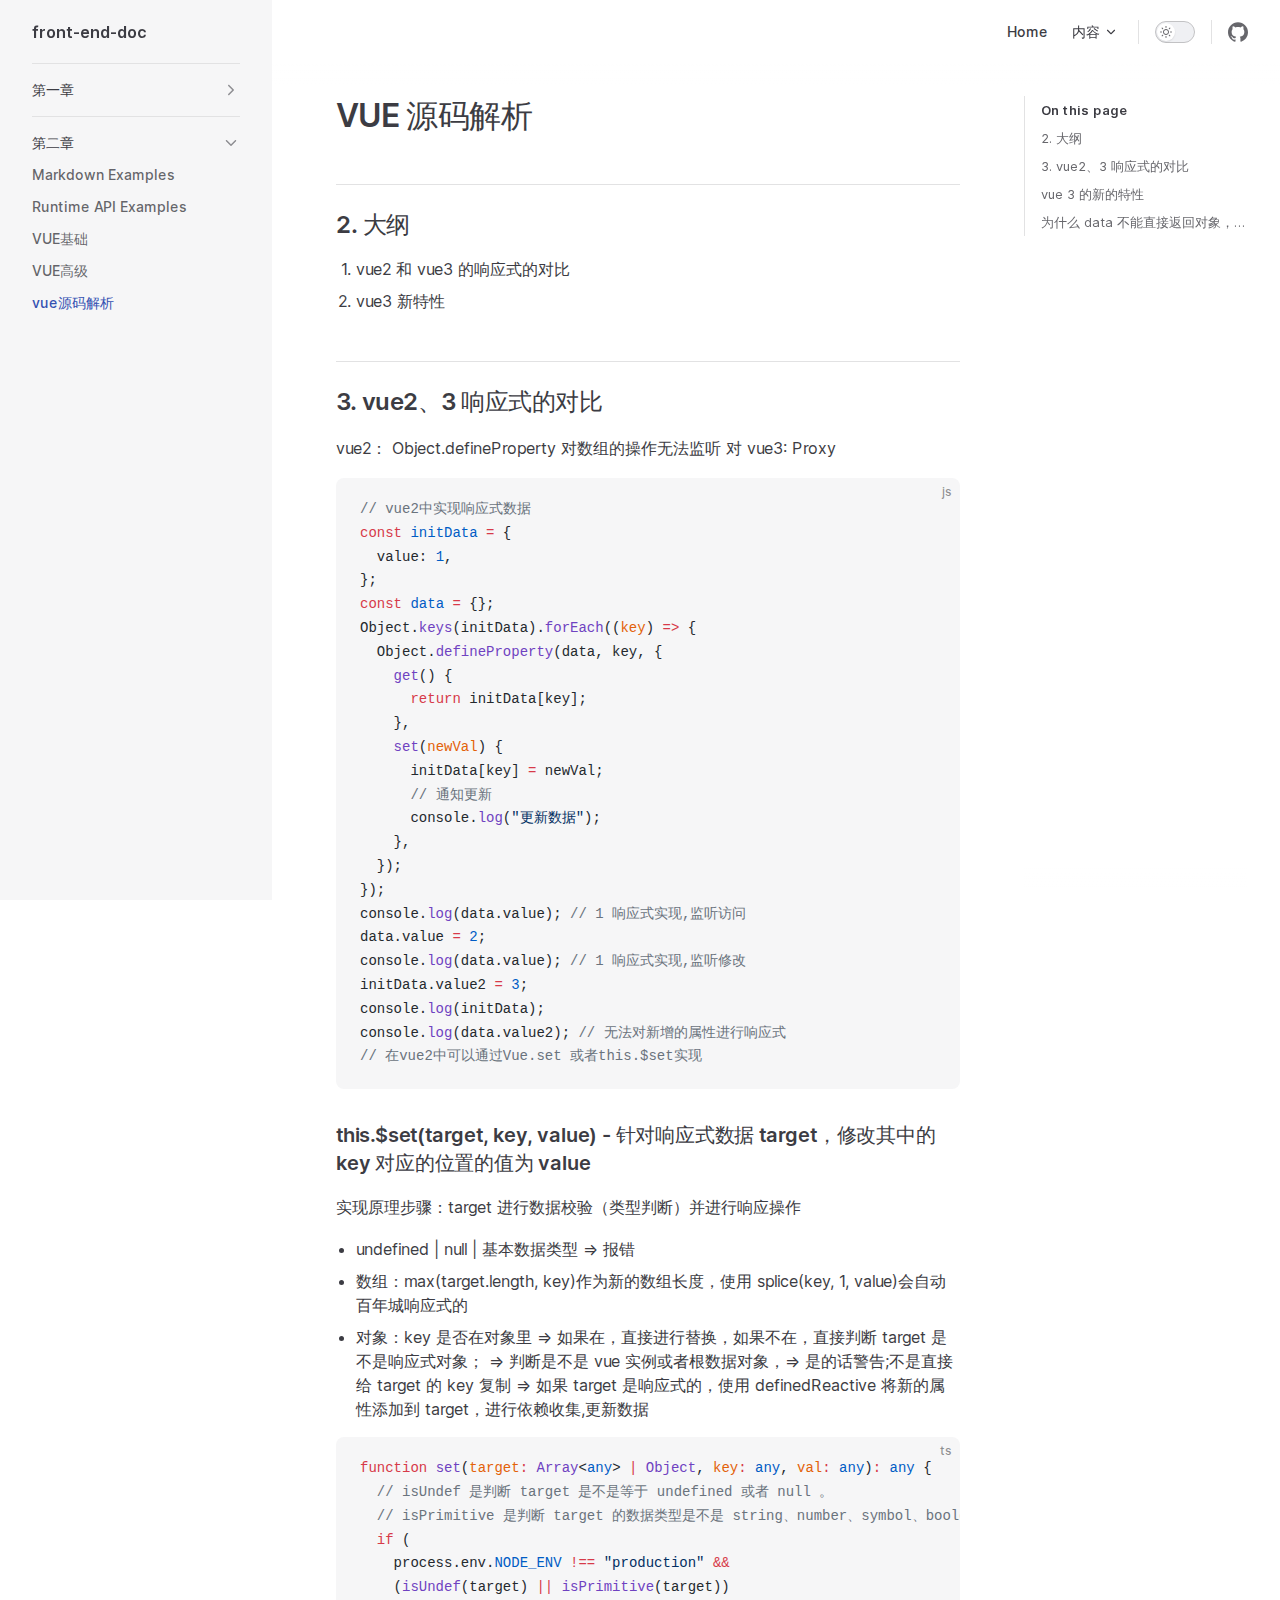
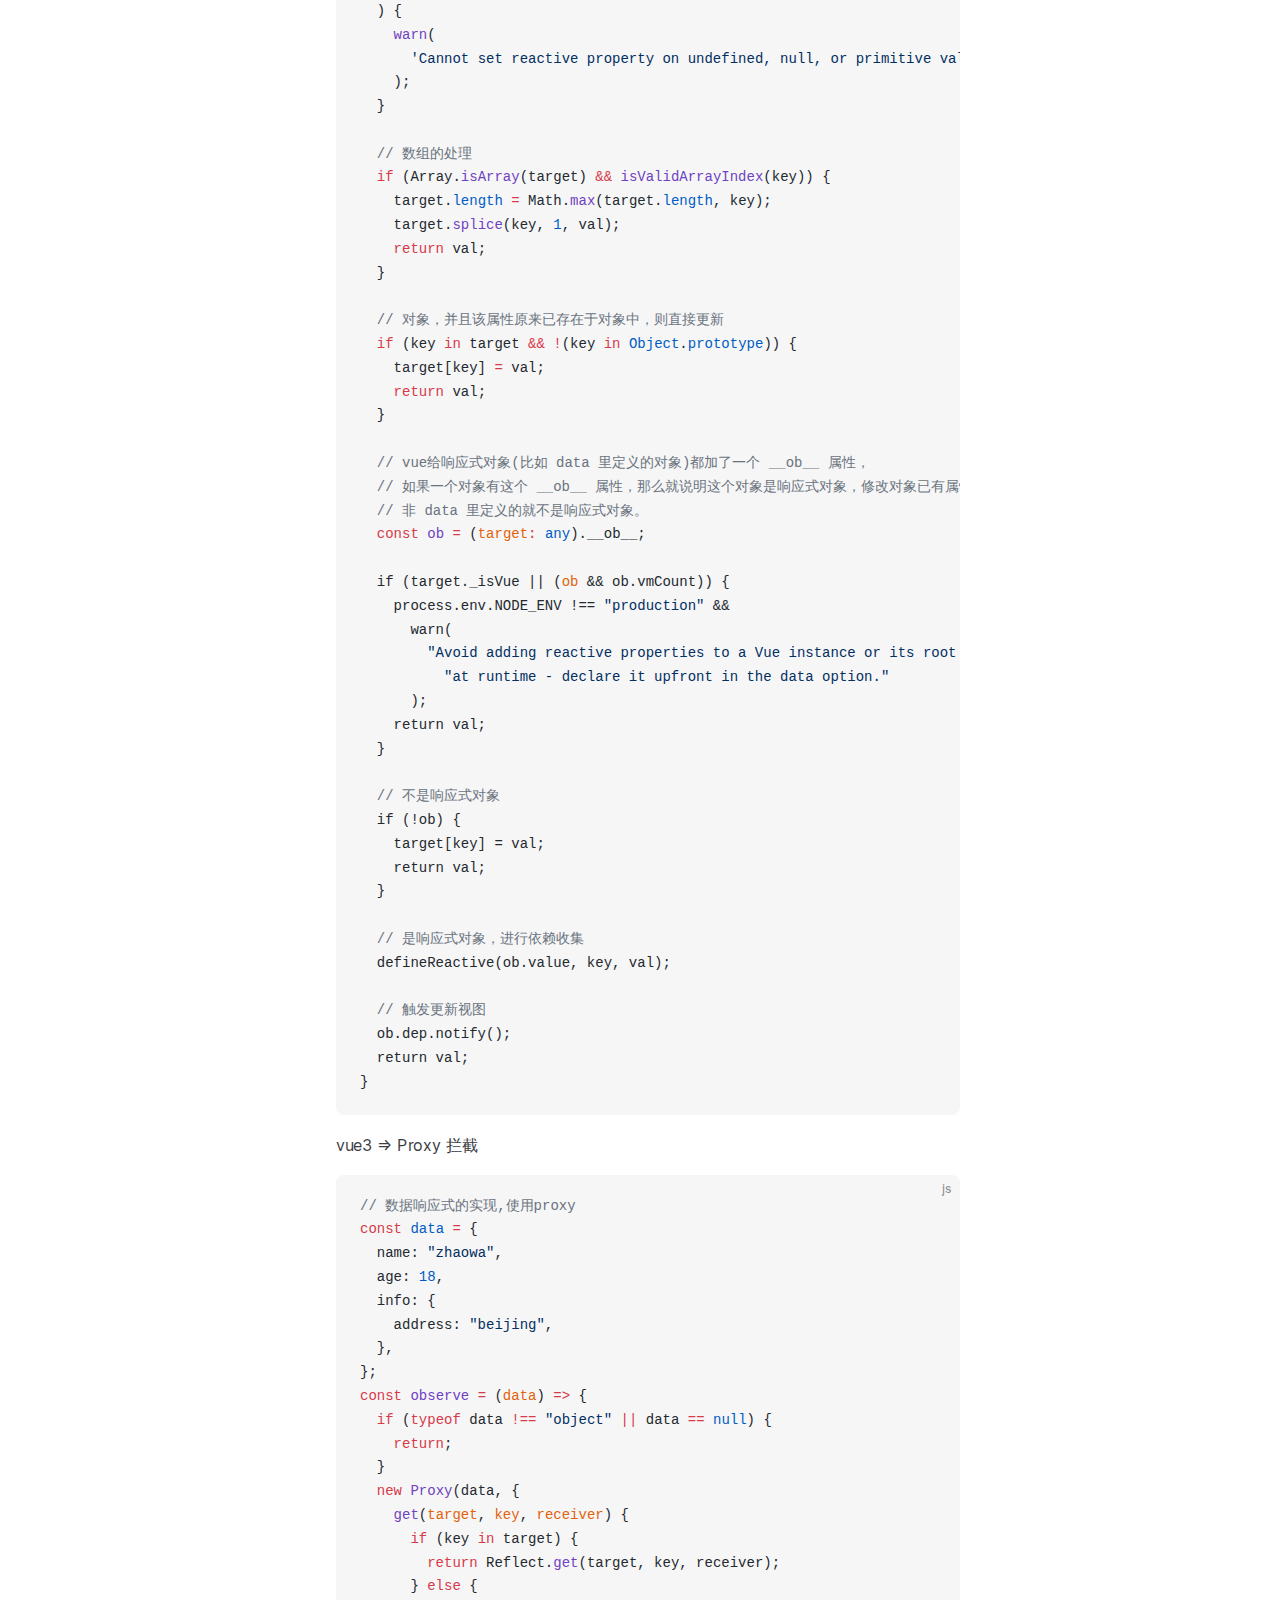
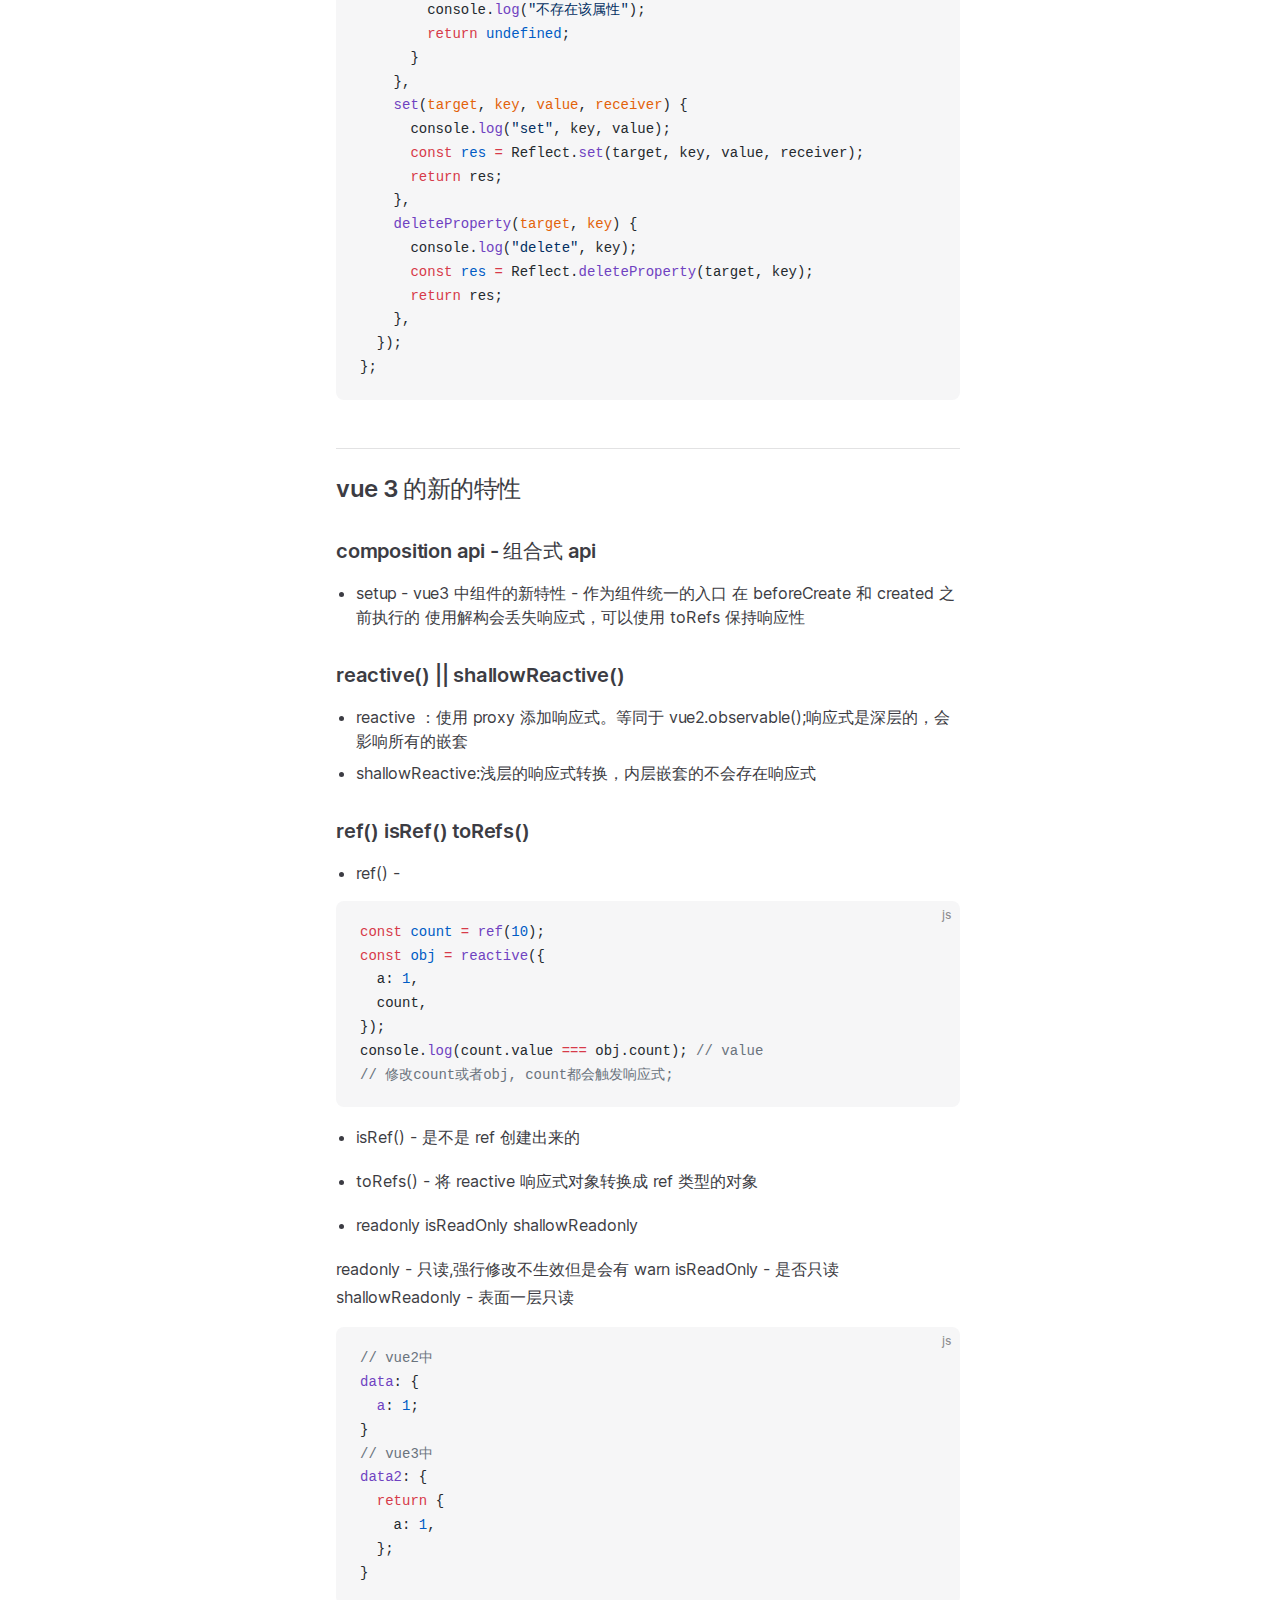
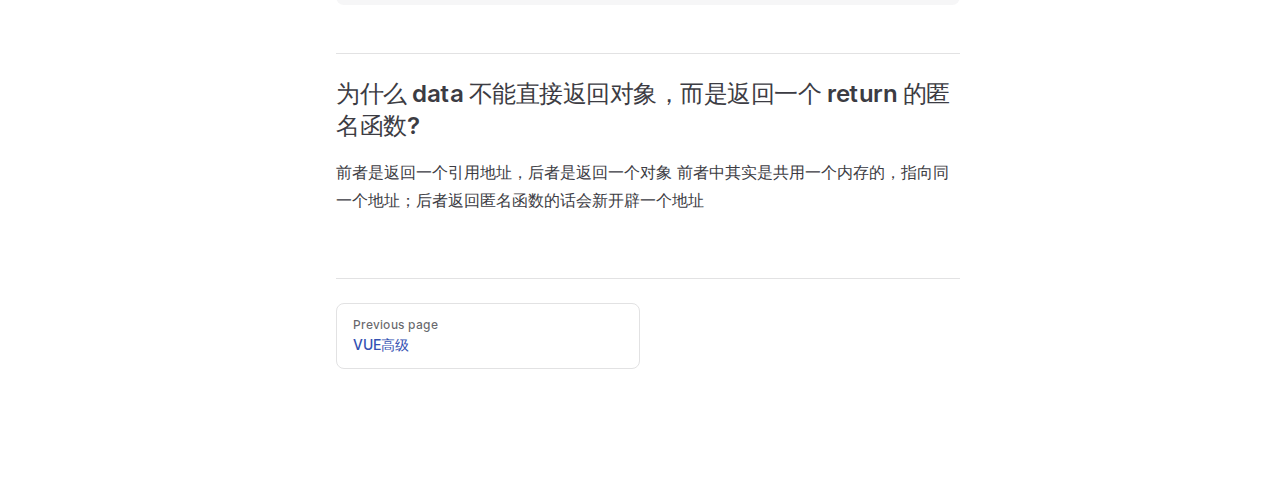
<file: zhaowa/vue源码解析.html>
<!DOCTYPE html>
<html lang="en-US" dir="ltr">
  <head>
    <meta charset="utf-8">
    <meta name="viewport" content="width=device-width,initial-scale=1">
    <title>VUE 源码解析 | front-end-doc</title>
    <meta name="description" content="前端相关知识点和爪哇课程相关笔记">
    <meta name="generator" content="VitePress v1.0.0-rc.29">
    <link rel="preload stylesheet" href="/assets/style.YaifAsS7.css" as="style">
    
    <script type="module" src="/assets/app.BZnDgqKj.js"></script>
    <link rel="preload" href="/assets/inter-roman-latin.bvIUbFQP.woff2" as="font" type="font/woff2" crossorigin="">
    <link rel="modulepreload" href="/assets/chunks/framework.LBXiIpgL.js">
    <link rel="modulepreload" href="/assets/chunks/theme.0xuRr5Ra.js">
    <link rel="modulepreload" href="/assets/zhaowa_vue源码解析.md.KOvBmRd-.lean.js">
    <link rel="icon" href="/logoIcon.png">
    <link rel="preconnect" href="https://fonts.googleapis.com">
    <link rel="preconnect" href="https://fonts.gstatic.com" crossorigin="">
    <link href="https://fonts.googleapis.com/css2?family=Roboto&amp;display=swap" rel="stylesheet">
    <link rel="stylesheet" href="https://cdn.jsdelivr.net/npm/@fancyapps/ui/dist/fancybox.css">
    <script src="https://cdn.jsdelivr.net/npm/@fancyapps/ui@4.0/dist/fancybox.umd.js"></script>
    <script id="check-dark-mode">(()=>{const e=localStorage.getItem("vitepress-theme-appearance")||"auto",a=window.matchMedia("(prefers-color-scheme: dark)").matches;(!e||e==="auto"?a:e==="dark")&&document.documentElement.classList.add("dark")})();</script>
    <script id="check-mac-os">document.documentElement.classList.toggle("mac",/Mac|iPhone|iPod|iPad/i.test(navigator.platform));</script>
  </head>
  <body>
    <div id="app"><div class="Layout" data-v-adec1f40><!--[--><!--]--><!--[--><span tabindex="-1" data-v-a87c9c2a></span><a href="#VPContent" class="VPSkipLink visually-hidden" data-v-a87c9c2a> Skip to content </a><!--]--><!----><header class="VPNav" data-v-adec1f40 data-v-9fe49155><div class="VPNavBar has-sidebar" data-v-9fe49155 data-v-32b77f8b><div class="container" data-v-32b77f8b><div class="title" data-v-32b77f8b><div class="VPNavBarTitle has-sidebar" data-v-32b77f8b data-v-42671280><a class="title" href="/" data-v-42671280><!--[--><!--]--><!----><!--[-->front-end-doc<!--]--><!--[--><!--]--></a></div></div><div class="content" data-v-32b77f8b><div class="curtain" data-v-32b77f8b></div><div class="content-body" data-v-32b77f8b><!--[--><!--]--><div class="VPNavBarSearch search" data-v-32b77f8b><!----></div><nav aria-labelledby="main-nav-aria-label" class="VPNavBarMenu menu" data-v-32b77f8b data-v-60064006><span id="main-nav-aria-label" class="visually-hidden" data-v-60064006>Main Navigation</span><!--[--><!--[--><a class="VPLink link VPNavBarMenuLink" href="/" tabindex="0" data-v-60064006 data-v-667d81be><!--[--><span data-v-667d81be>Home</span><!--]--></a><!--]--><!--[--><div class="VPFlyout VPNavBarMenuGroup" data-v-60064006 data-v-1582ad74><button type="button" class="button" aria-haspopup="true" aria-expanded="false" data-v-1582ad74><span class="text" data-v-1582ad74><!----><span data-v-1582ad74>内容</span><svg xmlns="http://www.w3.org/2000/svg" aria-hidden="true" focusable="false" viewbox="0 0 24 24" class="text-icon" data-v-1582ad74><path d="M12,16c-0.3,0-0.5-0.1-0.7-0.3l-6-6c-0.4-0.4-0.4-1,0-1.4s1-0.4,1.4,0l5.3,5.3l5.3-5.3c0.4-0.4,1-0.4,1.4,0s0.4,1,0,1.4l-6,6C12.5,15.9,12.3,16,12,16z"></path></svg></span></button><div class="menu" data-v-1582ad74><div class="VPMenu" data-v-1582ad74 data-v-504e7144><div class="items" data-v-504e7144><!--[--><!--[--><div class="VPMenuLink" data-v-504e7144 data-v-102e8ef3><a class="VPLink link" href="/zhaowa/this%E6%8C%87%E9%92%88-%E9%97%AD%E5%8C%85-%E4%BD%9C%E7%94%A8%E5%9F%9F.html" data-v-102e8ef3><!--[-->爪哇前端课程学习笔记<!--]--></a></div><!--]--><!--]--></div><!--[--><!--]--></div></div></div><!--]--><!--]--></nav><!----><div class="VPNavBarAppearance appearance" data-v-32b77f8b data-v-3d779dbb><button class="VPSwitch VPSwitchAppearance" type="button" role="switch" title="Switch to dark theme" aria-checked="false" data-v-3d779dbb data-v-ce6357a8 data-v-c84c1cab><span class="check" data-v-c84c1cab><span class="icon" data-v-c84c1cab><!--[--><svg xmlns="http://www.w3.org/2000/svg" aria-hidden="true" focusable="false" viewbox="0 0 24 24" class="sun" data-v-ce6357a8><path d="M12,18c-3.3,0-6-2.7-6-6s2.7-6,6-6s6,2.7,6,6S15.3,18,12,18zM12,8c-2.2,0-4,1.8-4,4c0,2.2,1.8,4,4,4c2.2,0,4-1.8,4-4C16,9.8,14.2,8,12,8z"></path><path d="M12,4c-0.6,0-1-0.4-1-1V1c0-0.6,0.4-1,1-1s1,0.4,1,1v2C13,3.6,12.6,4,12,4z"></path><path d="M12,24c-0.6,0-1-0.4-1-1v-2c0-0.6,0.4-1,1-1s1,0.4,1,1v2C13,23.6,12.6,24,12,24z"></path><path d="M5.6,6.6c-0.3,0-0.5-0.1-0.7-0.3L3.5,4.9c-0.4-0.4-0.4-1,0-1.4s1-0.4,1.4,0l1.4,1.4c0.4,0.4,0.4,1,0,1.4C6.2,6.5,5.9,6.6,5.6,6.6z"></path><path d="M19.8,20.8c-0.3,0-0.5-0.1-0.7-0.3l-1.4-1.4c-0.4-0.4-0.4-1,0-1.4s1-0.4,1.4,0l1.4,1.4c0.4,0.4,0.4,1,0,1.4C20.3,20.7,20,20.8,19.8,20.8z"></path><path d="M3,13H1c-0.6,0-1-0.4-1-1s0.4-1,1-1h2c0.6,0,1,0.4,1,1S3.6,13,3,13z"></path><path d="M23,13h-2c-0.6,0-1-0.4-1-1s0.4-1,1-1h2c0.6,0,1,0.4,1,1S23.6,13,23,13z"></path><path d="M4.2,20.8c-0.3,0-0.5-0.1-0.7-0.3c-0.4-0.4-0.4-1,0-1.4l1.4-1.4c0.4-0.4,1-0.4,1.4,0s0.4,1,0,1.4l-1.4,1.4C4.7,20.7,4.5,20.8,4.2,20.8z"></path><path d="M18.4,6.6c-0.3,0-0.5-0.1-0.7-0.3c-0.4-0.4-0.4-1,0-1.4l1.4-1.4c0.4-0.4,1-0.4,1.4,0s0.4,1,0,1.4l-1.4,1.4C18.9,6.5,18.6,6.6,18.4,6.6z"></path></svg><svg xmlns="http://www.w3.org/2000/svg" aria-hidden="true" focusable="false" viewbox="0 0 24 24" class="moon" data-v-ce6357a8><path d="M12.1,22c-0.3,0-0.6,0-0.9,0c-5.5-0.5-9.5-5.4-9-10.9c0.4-4.8,4.2-8.6,9-9c0.4,0,0.8,0.2,1,0.5c0.2,0.3,0.2,0.8-0.1,1.1c-2,2.7-1.4,6.4,1.3,8.4c2.1,1.6,5,1.6,7.1,0c0.3-0.2,0.7-0.3,1.1-0.1c0.3,0.2,0.5,0.6,0.5,1c-0.2,2.7-1.5,5.1-3.6,6.8C16.6,21.2,14.4,22,12.1,22zM9.3,4.4c-2.9,1-5,3.6-5.2,6.8c-0.4,4.4,2.8,8.3,7.2,8.7c2.1,0.2,4.2-0.4,5.8-1.8c1.1-0.9,1.9-2.1,2.4-3.4c-2.5,0.9-5.3,0.5-7.5-1.1C9.2,11.4,8.1,7.7,9.3,4.4z"></path></svg><!--]--></span></span></button></div><div class="VPSocialLinks VPNavBarSocialLinks social-links" data-v-32b77f8b data-v-3156eb2e data-v-07ab6f47><!--[--><a class="VPSocialLink no-icon" href="https://github.com/rainbowchenx/rainbowchenx.github.io" aria-label="github" target="_blank" rel="noopener" data-v-07ab6f47 data-v-e5b0eb89><svg role="img" viewBox="0 0 24 24" xmlns="http://www.w3.org/2000/svg"><title>GitHub</title><path d="M12 .297c-6.63 0-12 5.373-12 12 0 5.303 3.438 9.8 8.205 11.385.6.113.82-.258.82-.577 0-.285-.01-1.04-.015-2.04-3.338.724-4.042-1.61-4.042-1.61C4.422 18.07 3.633 17.7 3.633 17.7c-1.087-.744.084-.729.084-.729 1.205.084 1.838 1.236 1.838 1.236 1.07 1.835 2.809 1.305 3.495.998.108-.776.417-1.305.76-1.605-2.665-.3-5.466-1.332-5.466-5.93 0-1.31.465-2.38 1.235-3.22-.135-.303-.54-1.523.105-3.176 0 0 1.005-.322 3.3 1.23.96-.267 1.98-.399 3-.405 1.02.006 2.04.138 3 .405 2.28-1.552 3.285-1.23 3.285-1.23.645 1.653.24 2.873.12 3.176.765.84 1.23 1.91 1.23 3.22 0 4.61-2.805 5.625-5.475 5.92.42.36.81 1.096.81 2.22 0 1.606-.015 2.896-.015 3.286 0 .315.21.69.825.57C20.565 22.092 24 17.592 24 12.297c0-6.627-5.373-12-12-12"/></svg></a><!--]--></div><div class="VPFlyout VPNavBarExtra extra" data-v-32b77f8b data-v-05318c2f data-v-1582ad74><button type="button" class="button" aria-haspopup="true" aria-expanded="false" aria-label="extra navigation" data-v-1582ad74><svg xmlns="http://www.w3.org/2000/svg" aria-hidden="true" focusable="false" viewbox="0 0 24 24" class="icon" data-v-1582ad74><circle cx="12" cy="12" r="2"></circle><circle cx="19" cy="12" r="2"></circle><circle cx="5" cy="12" r="2"></circle></svg></button><div class="menu" data-v-1582ad74><div class="VPMenu" data-v-1582ad74 data-v-504e7144><!----><!--[--><!--[--><!----><div class="group" data-v-05318c2f><div class="item appearance" data-v-05318c2f><p class="label" data-v-05318c2f>Appearance</p><div class="appearance-action" data-v-05318c2f><button class="VPSwitch VPSwitchAppearance" type="button" role="switch" title="Switch to dark theme" aria-checked="false" data-v-05318c2f data-v-ce6357a8 data-v-c84c1cab><span class="check" data-v-c84c1cab><span class="icon" data-v-c84c1cab><!--[--><svg xmlns="http://www.w3.org/2000/svg" aria-hidden="true" focusable="false" viewbox="0 0 24 24" class="sun" data-v-ce6357a8><path d="M12,18c-3.3,0-6-2.7-6-6s2.7-6,6-6s6,2.7,6,6S15.3,18,12,18zM12,8c-2.2,0-4,1.8-4,4c0,2.2,1.8,4,4,4c2.2,0,4-1.8,4-4C16,9.8,14.2,8,12,8z"></path><path d="M12,4c-0.6,0-1-0.4-1-1V1c0-0.6,0.4-1,1-1s1,0.4,1,1v2C13,3.6,12.6,4,12,4z"></path><path d="M12,24c-0.6,0-1-0.4-1-1v-2c0-0.6,0.4-1,1-1s1,0.4,1,1v2C13,23.6,12.6,24,12,24z"></path><path d="M5.6,6.6c-0.3,0-0.5-0.1-0.7-0.3L3.5,4.9c-0.4-0.4-0.4-1,0-1.4s1-0.4,1.4,0l1.4,1.4c0.4,0.4,0.4,1,0,1.4C6.2,6.5,5.9,6.6,5.6,6.6z"></path><path d="M19.8,20.8c-0.3,0-0.5-0.1-0.7-0.3l-1.4-1.4c-0.4-0.4-0.4-1,0-1.4s1-0.4,1.4,0l1.4,1.4c0.4,0.4,0.4,1,0,1.4C20.3,20.7,20,20.8,19.8,20.8z"></path><path d="M3,13H1c-0.6,0-1-0.4-1-1s0.4-1,1-1h2c0.6,0,1,0.4,1,1S3.6,13,3,13z"></path><path d="M23,13h-2c-0.6,0-1-0.4-1-1s0.4-1,1-1h2c0.6,0,1,0.4,1,1S23.6,13,23,13z"></path><path d="M4.2,20.8c-0.3,0-0.5-0.1-0.7-0.3c-0.4-0.4-0.4-1,0-1.4l1.4-1.4c0.4-0.4,1-0.4,1.4,0s0.4,1,0,1.4l-1.4,1.4C4.7,20.7,4.5,20.8,4.2,20.8z"></path><path d="M18.4,6.6c-0.3,0-0.5-0.1-0.7-0.3c-0.4-0.4-0.4-1,0-1.4l1.4-1.4c0.4-0.4,1-0.4,1.4,0s0.4,1,0,1.4l-1.4,1.4C18.9,6.5,18.6,6.6,18.4,6.6z"></path></svg><svg xmlns="http://www.w3.org/2000/svg" aria-hidden="true" focusable="false" viewbox="0 0 24 24" class="moon" data-v-ce6357a8><path d="M12.1,22c-0.3,0-0.6,0-0.9,0c-5.5-0.5-9.5-5.4-9-10.9c0.4-4.8,4.2-8.6,9-9c0.4,0,0.8,0.2,1,0.5c0.2,0.3,0.2,0.8-0.1,1.1c-2,2.7-1.4,6.4,1.3,8.4c2.1,1.6,5,1.6,7.1,0c0.3-0.2,0.7-0.3,1.1-0.1c0.3,0.2,0.5,0.6,0.5,1c-0.2,2.7-1.5,5.1-3.6,6.8C16.6,21.2,14.4,22,12.1,22zM9.3,4.4c-2.9,1-5,3.6-5.2,6.8c-0.4,4.4,2.8,8.3,7.2,8.7c2.1,0.2,4.2-0.4,5.8-1.8c1.1-0.9,1.9-2.1,2.4-3.4c-2.5,0.9-5.3,0.5-7.5-1.1C9.2,11.4,8.1,7.7,9.3,4.4z"></path></svg><!--]--></span></span></button></div></div></div><div class="group" data-v-05318c2f><div class="item social-links" data-v-05318c2f><div class="VPSocialLinks social-links-list" data-v-05318c2f data-v-07ab6f47><!--[--><a class="VPSocialLink no-icon" href="https://github.com/rainbowchenx/rainbowchenx.github.io" aria-label="github" target="_blank" rel="noopener" data-v-07ab6f47 data-v-e5b0eb89><svg role="img" viewBox="0 0 24 24" xmlns="http://www.w3.org/2000/svg"><title>GitHub</title><path d="M12 .297c-6.63 0-12 5.373-12 12 0 5.303 3.438 9.8 8.205 11.385.6.113.82-.258.82-.577 0-.285-.01-1.04-.015-2.04-3.338.724-4.042-1.61-4.042-1.61C4.422 18.07 3.633 17.7 3.633 17.7c-1.087-.744.084-.729.084-.729 1.205.084 1.838 1.236 1.838 1.236 1.07 1.835 2.809 1.305 3.495.998.108-.776.417-1.305.76-1.605-2.665-.3-5.466-1.332-5.466-5.93 0-1.31.465-2.38 1.235-3.22-.135-.303-.54-1.523.105-3.176 0 0 1.005-.322 3.3 1.23.96-.267 1.98-.399 3-.405 1.02.006 2.04.138 3 .405 2.28-1.552 3.285-1.23 3.285-1.23.645 1.653.24 2.873.12 3.176.765.84 1.23 1.91 1.23 3.22 0 4.61-2.805 5.625-5.475 5.92.42.36.81 1.096.81 2.22 0 1.606-.015 2.896-.015 3.286 0 .315.21.69.825.57C20.565 22.092 24 17.592 24 12.297c0-6.627-5.373-12-12-12"/></svg></a><!--]--></div></div></div><!--]--><!--]--></div></div></div><!--[--><!--]--><button type="button" class="VPNavBarHamburger hamburger" aria-label="mobile navigation" aria-expanded="false" aria-controls="VPNavScreen" data-v-32b77f8b data-v-f3104a7f><span class="container" data-v-f3104a7f><span class="top" data-v-f3104a7f></span><span class="middle" data-v-f3104a7f></span><span class="bottom" data-v-f3104a7f></span></span></button></div></div></div></div><!----></header><div class="VPLocalNav reached-top" data-v-adec1f40 data-v-47295488><button class="menu" aria-expanded="false" aria-controls="VPSidebarNav" data-v-47295488><svg xmlns="http://www.w3.org/2000/svg" aria-hidden="true" focusable="false" viewbox="0 0 24 24" class="menu-icon" data-v-47295488><path d="M17,11H3c-0.6,0-1-0.4-1-1s0.4-1,1-1h14c0.6,0,1,0.4,1,1S17.6,11,17,11z"></path><path d="M21,7H3C2.4,7,2,6.6,2,6s0.4-1,1-1h18c0.6,0,1,0.4,1,1S21.6,7,21,7z"></path><path d="M21,15H3c-0.6,0-1-0.4-1-1s0.4-1,1-1h18c0.6,0,1,0.4,1,1S21.6,15,21,15z"></path><path d="M17,19H3c-0.6,0-1-0.4-1-1s0.4-1,1-1h14c0.6,0,1,0.4,1,1S17.6,19,17,19z"></path></svg><span class="menu-text" data-v-47295488>Menu</span></button><div class="VPLocalNavOutlineDropdown" style="--vp-vh:0px;" data-v-47295488 data-v-ee3ec388><button data-v-ee3ec388>Return to top</button><!----></div></div><aside class="VPSidebar" data-v-adec1f40 data-v-31416dd5><div class="curtain" data-v-31416dd5></div><nav class="nav" id="VPSidebarNav" aria-labelledby="sidebar-aria-label" tabindex="-1" data-v-31416dd5><span class="visually-hidden" id="sidebar-aria-label" data-v-31416dd5> Sidebar Navigation </span><!--[--><!--]--><!--[--><div class="group" data-v-31416dd5><section class="VPSidebarItem level-0 collapsible collapsed" data-v-31416dd5 data-v-2f3d2c1e><div class="item" role="button" tabindex="0" data-v-2f3d2c1e><div class="indicator" data-v-2f3d2c1e></div><h2 class="text" data-v-2f3d2c1e>第一章</h2><div class="caret" role="button" aria-label="toggle section" tabindex="0" data-v-2f3d2c1e><svg xmlns="http://www.w3.org/2000/svg" aria-hidden="true" focusable="false" viewbox="0 0 24 24" class="caret-icon" data-v-2f3d2c1e><path d="M9,19c-0.3,0-0.5-0.1-0.7-0.3c-0.4-0.4-0.4-1,0-1.4l5.3-5.3L8.3,6.7c-0.4-0.4-0.4-1,0-1.4s1-0.4,1.4,0l6,6c0.4,0.4,0.4,1,0,1.4l-6,6C9.5,18.9,9.3,19,9,19z"></path></svg></div></div><div class="items" data-v-2f3d2c1e><!--[--><div class="VPSidebarItem level-1 is-link" data-v-2f3d2c1e data-v-2f3d2c1e><div class="item" data-v-2f3d2c1e><div class="indicator" data-v-2f3d2c1e></div><a class="VPLink link link" href="/zhaowa/this%E6%8C%87%E9%92%88-%E9%97%AD%E5%8C%85-%E4%BD%9C%E7%94%A8%E5%9F%9F.html" data-v-2f3d2c1e><!--[--><p class="text" data-v-2f3d2c1e>this指针/闭包/作用域</p><!--]--></a><!----></div><!----></div><div class="VPSidebarItem level-1 is-link" data-v-2f3d2c1e data-v-2f3d2c1e><div class="item" data-v-2f3d2c1e><div class="indicator" data-v-2f3d2c1e></div><a class="VPLink link link" href="/zhaowa/%E9%9D%A2%E5%AF%B9%E5%AF%B9%E8%B1%A1%E7%BC%96%E7%A8%8B-%E5%8E%9F%E5%9E%8B%E4%BB%A5%E5%8F%8A%E5%8E%9F%E5%9E%8B%E9%93%BE.html" data-v-2f3d2c1e><!--[--><p class="text" data-v-2f3d2c1e>面对对象编程/原型以及原型链</p><!--]--></a><!----></div><!----></div><div class="VPSidebarItem level-1 is-link" data-v-2f3d2c1e data-v-2f3d2c1e><div class="item" data-v-2f3d2c1e><div class="indicator" data-v-2f3d2c1e></div><a class="VPLink link link" href="/zhaowa/promise%E8%A7%84%E8%8C%83%E6%9E%81%E5%85%B6%E5%BA%94%E7%94%A8.html" data-v-2f3d2c1e><!--[--><p class="text" data-v-2f3d2c1e>promise规范极其应用</p><!--]--></a><!----></div><!----></div><div class="VPSidebarItem level-1 is-link" data-v-2f3d2c1e data-v-2f3d2c1e><div class="item" data-v-2f3d2c1e><div class="indicator" data-v-2f3d2c1e></div><a class="VPLink link link" href="/zhaowa/JS%E6%A8%A1%E5%9D%97%E5%8C%96.html" data-v-2f3d2c1e><!--[--><p class="text" data-v-2f3d2c1e>JS模块化</p><!--]--></a><!----></div><!----></div><div class="VPSidebarItem level-1 is-link" data-v-2f3d2c1e data-v-2f3d2c1e><div class="item" data-v-2f3d2c1e><div class="indicator" data-v-2f3d2c1e></div><a class="VPLink link link" href="/zhaowa/js%E6%80%A7%E8%83%BD%E4%BC%98%E5%8C%96.html" data-v-2f3d2c1e><!--[--><p class="text" data-v-2f3d2c1e>js性能优化</p><!--]--></a><!----></div><!----></div><!--]--></div></section></div><div class="group" data-v-31416dd5><section class="VPSidebarItem level-0 collapsible has-active" data-v-31416dd5 data-v-2f3d2c1e><div class="item" role="button" tabindex="0" data-v-2f3d2c1e><div class="indicator" data-v-2f3d2c1e></div><h2 class="text" data-v-2f3d2c1e>第二章</h2><div class="caret" role="button" aria-label="toggle section" tabindex="0" data-v-2f3d2c1e><svg xmlns="http://www.w3.org/2000/svg" aria-hidden="true" focusable="false" viewbox="0 0 24 24" class="caret-icon" data-v-2f3d2c1e><path d="M9,19c-0.3,0-0.5-0.1-0.7-0.3c-0.4-0.4-0.4-1,0-1.4l5.3-5.3L8.3,6.7c-0.4-0.4-0.4-1,0-1.4s1-0.4,1.4,0l6,6c0.4,0.4,0.4,1,0,1.4l-6,6C9.5,18.9,9.3,19,9,19z"></path></svg></div></div><div class="items" data-v-2f3d2c1e><!--[--><div class="VPSidebarItem level-1 is-link" data-v-2f3d2c1e data-v-2f3d2c1e><div class="item" data-v-2f3d2c1e><div class="indicator" data-v-2f3d2c1e></div><a class="VPLink link link" href="/markdown-examples.html" data-v-2f3d2c1e><!--[--><p class="text" data-v-2f3d2c1e>Markdown Examples</p><!--]--></a><!----></div><!----></div><div class="VPSidebarItem level-1 is-link" data-v-2f3d2c1e data-v-2f3d2c1e><div class="item" data-v-2f3d2c1e><div class="indicator" data-v-2f3d2c1e></div><a class="VPLink link link" href="/api-examples.html" data-v-2f3d2c1e><!--[--><p class="text" data-v-2f3d2c1e>Runtime API Examples</p><!--]--></a><!----></div><!----></div><div class="VPSidebarItem level-1 is-link" data-v-2f3d2c1e data-v-2f3d2c1e><div class="item" data-v-2f3d2c1e><div class="indicator" data-v-2f3d2c1e></div><a class="VPLink link link" href="/zhaowa/VUE%E5%9F%BA%E7%A1%80.html" data-v-2f3d2c1e><!--[--><p class="text" data-v-2f3d2c1e>VUE基础</p><!--]--></a><!----></div><!----></div><div class="VPSidebarItem level-1 is-link" data-v-2f3d2c1e data-v-2f3d2c1e><div class="item" data-v-2f3d2c1e><div class="indicator" data-v-2f3d2c1e></div><a class="VPLink link link" href="/zhaowa/VUE%E9%AB%98%E7%BA%A7.html" data-v-2f3d2c1e><!--[--><p class="text" data-v-2f3d2c1e>VUE高级</p><!--]--></a><!----></div><!----></div><div class="VPSidebarItem level-1 is-link" data-v-2f3d2c1e data-v-2f3d2c1e><div class="item" data-v-2f3d2c1e><div class="indicator" data-v-2f3d2c1e></div><a class="VPLink link link" href="/zhaowa/vue%E6%BA%90%E7%A0%81%E8%A7%A3%E6%9E%90.html" data-v-2f3d2c1e><!--[--><p class="text" data-v-2f3d2c1e>vue源码解析</p><!--]--></a><!----></div><!----></div><!--]--></div></section></div><!--]--><!--[--><!--]--></nav></aside><div class="VPContent has-sidebar" id="VPContent" data-v-adec1f40 data-v-fb742535><div class="VPDoc has-sidebar has-aside" data-v-fb742535 data-v-07a3ab8d><!--[--><!--]--><div class="container" data-v-07a3ab8d><div class="aside" data-v-07a3ab8d><div class="aside-curtain" data-v-07a3ab8d></div><div class="aside-container" data-v-07a3ab8d><div class="aside-content" data-v-07a3ab8d><div class="VPDocAside" data-v-07a3ab8d data-v-bfbc4556><!--[--><!--]--><!--[--><!--]--><div class="VPDocAsideOutline" role="navigation" data-v-bfbc4556 data-v-d93ac759><div class="content" data-v-d93ac759><div class="outline-marker" data-v-d93ac759></div><div class="outline-title" role="heading" aria-level="2" data-v-d93ac759>On this page</div><nav aria-labelledby="doc-outline-aria-label" data-v-d93ac759><span class="visually-hidden" id="doc-outline-aria-label" data-v-d93ac759> Table of Contents for current page </span><ul class="root" data-v-d93ac759 data-v-0ba9a4cd><!--[--><!--]--></ul></nav></div></div><!--[--><!--]--><div class="spacer" data-v-bfbc4556></div><!--[--><!--]--><!----><!--[--><!--]--><!--[--><!--]--></div></div></div></div><div class="content" data-v-07a3ab8d><div class="content-container" data-v-07a3ab8d><!--[--><!--]--><!----><main class="main" data-v-07a3ab8d><div style="position:relative;" class="vp-doc _zhaowa_vue%E6%BA%90%E7%A0%81%E8%A7%A3%E6%9E%90" data-v-07a3ab8d><div><h1 id="vue-源码解析" tabindex="-1">VUE 源码解析 <a class="header-anchor" href="#vue-源码解析" aria-label="Permalink to &quot;VUE 源码解析&quot;">​</a></h1><h2 id="_2-大纲" tabindex="-1">2. 大纲 <a class="header-anchor" href="#_2-大纲" aria-label="Permalink to &quot;2. 大纲&quot;">​</a></h2><ol><li>vue2 和 vue3 的响应式的对比</li><li>vue3 新特性</li></ol><h2 id="_3-vue2、3-响应式的对比" tabindex="-1">3. vue2、3 响应式的对比 <a class="header-anchor" href="#_3-vue2、3-响应式的对比" aria-label="Permalink to &quot;3. vue2、3 响应式的对比&quot;">​</a></h2><p>vue2： Object.defineProperty 对数组的操作无法监听 对 vue3: Proxy</p><div class="language-js vp-adaptive-theme"><button title="Copy Code" class="copy"></button><span class="lang">js</span><pre class="shiki github-dark vp-code-dark"><code><span class="line"><span style="color:#6A737D;">// vue2中实现响应式数据</span></span>
<span class="line"><span style="color:#F97583;">const</span><span style="color:#E1E4E8;"> </span><span style="color:#79B8FF;">initData</span><span style="color:#E1E4E8;"> </span><span style="color:#F97583;">=</span><span style="color:#E1E4E8;"> {</span></span>
<span class="line"><span style="color:#E1E4E8;">  value: </span><span style="color:#79B8FF;">1</span><span style="color:#E1E4E8;">,</span></span>
<span class="line"><span style="color:#E1E4E8;">};</span></span>
<span class="line"><span style="color:#F97583;">const</span><span style="color:#E1E4E8;"> </span><span style="color:#79B8FF;">data</span><span style="color:#E1E4E8;"> </span><span style="color:#F97583;">=</span><span style="color:#E1E4E8;"> {};</span></span>
<span class="line"><span style="color:#E1E4E8;">Object.</span><span style="color:#B392F0;">keys</span><span style="color:#E1E4E8;">(initData).</span><span style="color:#B392F0;">forEach</span><span style="color:#E1E4E8;">((</span><span style="color:#FFAB70;">key</span><span style="color:#E1E4E8;">) </span><span style="color:#F97583;">=&gt;</span><span style="color:#E1E4E8;"> {</span></span>
<span class="line"><span style="color:#E1E4E8;">  Object.</span><span style="color:#B392F0;">defineProperty</span><span style="color:#E1E4E8;">(data, key, {</span></span>
<span class="line"><span style="color:#E1E4E8;">    </span><span style="color:#B392F0;">get</span><span style="color:#E1E4E8;">() {</span></span>
<span class="line"><span style="color:#E1E4E8;">      </span><span style="color:#F97583;">return</span><span style="color:#E1E4E8;"> initData[key];</span></span>
<span class="line"><span style="color:#E1E4E8;">    },</span></span>
<span class="line"><span style="color:#E1E4E8;">    </span><span style="color:#B392F0;">set</span><span style="color:#E1E4E8;">(</span><span style="color:#FFAB70;">newVal</span><span style="color:#E1E4E8;">) {</span></span>
<span class="line"><span style="color:#E1E4E8;">      initData[key] </span><span style="color:#F97583;">=</span><span style="color:#E1E4E8;"> newVal;</span></span>
<span class="line"><span style="color:#E1E4E8;">      </span><span style="color:#6A737D;">// 通知更新</span></span>
<span class="line"><span style="color:#E1E4E8;">      console.</span><span style="color:#B392F0;">log</span><span style="color:#E1E4E8;">(</span><span style="color:#9ECBFF;">&quot;更新数据&quot;</span><span style="color:#E1E4E8;">);</span></span>
<span class="line"><span style="color:#E1E4E8;">    },</span></span>
<span class="line"><span style="color:#E1E4E8;">  });</span></span>
<span class="line"><span style="color:#E1E4E8;">});</span></span>
<span class="line"><span style="color:#E1E4E8;">console.</span><span style="color:#B392F0;">log</span><span style="color:#E1E4E8;">(data.value); </span><span style="color:#6A737D;">// 1 响应式实现,监听访问</span></span>
<span class="line"><span style="color:#E1E4E8;">data.value </span><span style="color:#F97583;">=</span><span style="color:#E1E4E8;"> </span><span style="color:#79B8FF;">2</span><span style="color:#E1E4E8;">;</span></span>
<span class="line"><span style="color:#E1E4E8;">console.</span><span style="color:#B392F0;">log</span><span style="color:#E1E4E8;">(data.value); </span><span style="color:#6A737D;">// 1 响应式实现,监听修改</span></span>
<span class="line"><span style="color:#E1E4E8;">initData.value2 </span><span style="color:#F97583;">=</span><span style="color:#E1E4E8;"> </span><span style="color:#79B8FF;">3</span><span style="color:#E1E4E8;">;</span></span>
<span class="line"><span style="color:#E1E4E8;">console.</span><span style="color:#B392F0;">log</span><span style="color:#E1E4E8;">(initData);</span></span>
<span class="line"><span style="color:#E1E4E8;">console.</span><span style="color:#B392F0;">log</span><span style="color:#E1E4E8;">(data.value2); </span><span style="color:#6A737D;">// 无法对新增的属性进行响应式</span></span>
<span class="line"><span style="color:#6A737D;">// 在vue2中可以通过Vue.set 或者this.$set实现</span></span></code></pre><pre class="shiki github-light vp-code-light"><code><span class="line"><span style="color:#6A737D;">// vue2中实现响应式数据</span></span>
<span class="line"><span style="color:#D73A49;">const</span><span style="color:#24292E;"> </span><span style="color:#005CC5;">initData</span><span style="color:#24292E;"> </span><span style="color:#D73A49;">=</span><span style="color:#24292E;"> {</span></span>
<span class="line"><span style="color:#24292E;">  value: </span><span style="color:#005CC5;">1</span><span style="color:#24292E;">,</span></span>
<span class="line"><span style="color:#24292E;">};</span></span>
<span class="line"><span style="color:#D73A49;">const</span><span style="color:#24292E;"> </span><span style="color:#005CC5;">data</span><span style="color:#24292E;"> </span><span style="color:#D73A49;">=</span><span style="color:#24292E;"> {};</span></span>
<span class="line"><span style="color:#24292E;">Object.</span><span style="color:#6F42C1;">keys</span><span style="color:#24292E;">(initData).</span><span style="color:#6F42C1;">forEach</span><span style="color:#24292E;">((</span><span style="color:#E36209;">key</span><span style="color:#24292E;">) </span><span style="color:#D73A49;">=&gt;</span><span style="color:#24292E;"> {</span></span>
<span class="line"><span style="color:#24292E;">  Object.</span><span style="color:#6F42C1;">defineProperty</span><span style="color:#24292E;">(data, key, {</span></span>
<span class="line"><span style="color:#24292E;">    </span><span style="color:#6F42C1;">get</span><span style="color:#24292E;">() {</span></span>
<span class="line"><span style="color:#24292E;">      </span><span style="color:#D73A49;">return</span><span style="color:#24292E;"> initData[key];</span></span>
<span class="line"><span style="color:#24292E;">    },</span></span>
<span class="line"><span style="color:#24292E;">    </span><span style="color:#6F42C1;">set</span><span style="color:#24292E;">(</span><span style="color:#E36209;">newVal</span><span style="color:#24292E;">) {</span></span>
<span class="line"><span style="color:#24292E;">      initData[key] </span><span style="color:#D73A49;">=</span><span style="color:#24292E;"> newVal;</span></span>
<span class="line"><span style="color:#24292E;">      </span><span style="color:#6A737D;">// 通知更新</span></span>
<span class="line"><span style="color:#24292E;">      console.</span><span style="color:#6F42C1;">log</span><span style="color:#24292E;">(</span><span style="color:#032F62;">&quot;更新数据&quot;</span><span style="color:#24292E;">);</span></span>
<span class="line"><span style="color:#24292E;">    },</span></span>
<span class="line"><span style="color:#24292E;">  });</span></span>
<span class="line"><span style="color:#24292E;">});</span></span>
<span class="line"><span style="color:#24292E;">console.</span><span style="color:#6F42C1;">log</span><span style="color:#24292E;">(data.value); </span><span style="color:#6A737D;">// 1 响应式实现,监听访问</span></span>
<span class="line"><span style="color:#24292E;">data.value </span><span style="color:#D73A49;">=</span><span style="color:#24292E;"> </span><span style="color:#005CC5;">2</span><span style="color:#24292E;">;</span></span>
<span class="line"><span style="color:#24292E;">console.</span><span style="color:#6F42C1;">log</span><span style="color:#24292E;">(data.value); </span><span style="color:#6A737D;">// 1 响应式实现,监听修改</span></span>
<span class="line"><span style="color:#24292E;">initData.value2 </span><span style="color:#D73A49;">=</span><span style="color:#24292E;"> </span><span style="color:#005CC5;">3</span><span style="color:#24292E;">;</span></span>
<span class="line"><span style="color:#24292E;">console.</span><span style="color:#6F42C1;">log</span><span style="color:#24292E;">(initData);</span></span>
<span class="line"><span style="color:#24292E;">console.</span><span style="color:#6F42C1;">log</span><span style="color:#24292E;">(data.value2); </span><span style="color:#6A737D;">// 无法对新增的属性进行响应式</span></span>
<span class="line"><span style="color:#6A737D;">// 在vue2中可以通过Vue.set 或者this.$set实现</span></span></code></pre></div><h3 id="this-set-target-key-value-针对响应式数据-target-修改其中的-key-对应的位置的值为-value" tabindex="-1">this.$set(target, key, value) - 针对响应式数据 target，修改其中的 key 对应的位置的值为 value <a class="header-anchor" href="#this-set-target-key-value-针对响应式数据-target-修改其中的-key-对应的位置的值为-value" aria-label="Permalink to &quot;this.$set(target, key, value) - 针对响应式数据 target，修改其中的 key 对应的位置的值为 value&quot;">​</a></h3><p>实现原理步骤：target 进行数据校验（类型判断）并进行响应操作</p><ul><li>undefined | null | 基本数据类型 =&gt; 报错</li><li>数组：max(target.length, key)作为新的数组长度，使用 splice(key, 1, value)会自动百年城响应式的</li><li>对象：key 是否在对象里 =&gt; 如果在，直接进行替换，如果不在，直接判断 target 是不是响应式对象； =&gt; 判断是不是 vue 实例或者根数据对象，=&gt; 是的话警告;不是直接给 target 的 key 复制 =&gt; 如果 target 是响应式的，使用 definedReactive 将新的属性添加到 target，进行依赖收集,更新数据</li></ul><div class="language-ts vp-adaptive-theme"><button title="Copy Code" class="copy"></button><span class="lang">ts</span><pre class="shiki github-dark vp-code-dark"><code><span class="line"><span style="color:#F97583;">function</span><span style="color:#E1E4E8;"> </span><span style="color:#B392F0;">set</span><span style="color:#E1E4E8;">(</span><span style="color:#FFAB70;">target</span><span style="color:#F97583;">:</span><span style="color:#E1E4E8;"> </span><span style="color:#B392F0;">Array</span><span style="color:#E1E4E8;">&lt;</span><span style="color:#79B8FF;">any</span><span style="color:#E1E4E8;">&gt; </span><span style="color:#F97583;">|</span><span style="color:#E1E4E8;"> </span><span style="color:#B392F0;">Object</span><span style="color:#E1E4E8;">, </span><span style="color:#FFAB70;">key</span><span style="color:#F97583;">:</span><span style="color:#E1E4E8;"> </span><span style="color:#79B8FF;">any</span><span style="color:#E1E4E8;">, </span><span style="color:#FFAB70;">val</span><span style="color:#F97583;">:</span><span style="color:#E1E4E8;"> </span><span style="color:#79B8FF;">any</span><span style="color:#E1E4E8;">)</span><span style="color:#F97583;">:</span><span style="color:#E1E4E8;"> </span><span style="color:#79B8FF;">any</span><span style="color:#E1E4E8;"> {</span></span>
<span class="line"><span style="color:#E1E4E8;">  </span><span style="color:#6A737D;">// isUndef 是判断 target 是不是等于 undefined 或者 null 。</span></span>
<span class="line"><span style="color:#E1E4E8;">  </span><span style="color:#6A737D;">// isPrimitive 是判断 target 的数据类型是不是 string、number、symbol、boolean 中的一种</span></span>
<span class="line"><span style="color:#E1E4E8;">  </span><span style="color:#F97583;">if</span><span style="color:#E1E4E8;"> (</span></span>
<span class="line"><span style="color:#E1E4E8;">    process.env.</span><span style="color:#79B8FF;">NODE_ENV</span><span style="color:#E1E4E8;"> </span><span style="color:#F97583;">!==</span><span style="color:#E1E4E8;"> </span><span style="color:#9ECBFF;">&quot;production&quot;</span><span style="color:#E1E4E8;"> </span><span style="color:#F97583;">&amp;&amp;</span></span>
<span class="line"><span style="color:#E1E4E8;">    (</span><span style="color:#B392F0;">isUndef</span><span style="color:#E1E4E8;">(target) </span><span style="color:#F97583;">||</span><span style="color:#E1E4E8;"> </span><span style="color:#B392F0;">isPrimitive</span><span style="color:#E1E4E8;">(target))</span></span>
<span class="line"><span style="color:#E1E4E8;">  ) {</span></span>
<span class="line"><span style="color:#E1E4E8;">    </span><span style="color:#B392F0;">warn</span><span style="color:#E1E4E8;">(</span></span>
<span class="line"><span style="color:#E1E4E8;">      </span><span style="color:#9ECBFF;">&#39;Cannot set reactive property on undefined, null, or primitive value:&#39;</span></span>
<span class="line"><span style="color:#E1E4E8;">    );</span></span>
<span class="line"><span style="color:#E1E4E8;">  }</span></span>
<span class="line"></span>
<span class="line"><span style="color:#E1E4E8;">  </span><span style="color:#6A737D;">// 数组的处理</span></span>
<span class="line"><span style="color:#E1E4E8;">  </span><span style="color:#F97583;">if</span><span style="color:#E1E4E8;"> (Array.</span><span style="color:#B392F0;">isArray</span><span style="color:#E1E4E8;">(target) </span><span style="color:#F97583;">&amp;&amp;</span><span style="color:#E1E4E8;"> </span><span style="color:#B392F0;">isValidArrayIndex</span><span style="color:#E1E4E8;">(key)) {</span></span>
<span class="line"><span style="color:#E1E4E8;">    target.</span><span style="color:#79B8FF;">length</span><span style="color:#E1E4E8;"> </span><span style="color:#F97583;">=</span><span style="color:#E1E4E8;"> Math.</span><span style="color:#B392F0;">max</span><span style="color:#E1E4E8;">(target.</span><span style="color:#79B8FF;">length</span><span style="color:#E1E4E8;">, key);</span></span>
<span class="line"><span style="color:#E1E4E8;">    target.</span><span style="color:#B392F0;">splice</span><span style="color:#E1E4E8;">(key, </span><span style="color:#79B8FF;">1</span><span style="color:#E1E4E8;">, val);</span></span>
<span class="line"><span style="color:#E1E4E8;">    </span><span style="color:#F97583;">return</span><span style="color:#E1E4E8;"> val;</span></span>
<span class="line"><span style="color:#E1E4E8;">  }</span></span>
<span class="line"></span>
<span class="line"><span style="color:#E1E4E8;">  </span><span style="color:#6A737D;">// 对象，并且该属性原来已存在于对象中，则直接更新</span></span>
<span class="line"><span style="color:#E1E4E8;">  </span><span style="color:#F97583;">if</span><span style="color:#E1E4E8;"> (key </span><span style="color:#F97583;">in</span><span style="color:#E1E4E8;"> target </span><span style="color:#F97583;">&amp;&amp;</span><span style="color:#E1E4E8;"> </span><span style="color:#F97583;">!</span><span style="color:#E1E4E8;">(key </span><span style="color:#F97583;">in</span><span style="color:#E1E4E8;"> </span><span style="color:#79B8FF;">Object</span><span style="color:#E1E4E8;">.</span><span style="color:#79B8FF;">prototype</span><span style="color:#E1E4E8;">)) {</span></span>
<span class="line"><span style="color:#E1E4E8;">    target[key] </span><span style="color:#F97583;">=</span><span style="color:#E1E4E8;"> val;</span></span>
<span class="line"><span style="color:#E1E4E8;">    </span><span style="color:#F97583;">return</span><span style="color:#E1E4E8;"> val;</span></span>
<span class="line"><span style="color:#E1E4E8;">  }</span></span>
<span class="line"></span>
<span class="line"><span style="color:#E1E4E8;">  </span><span style="color:#6A737D;">// vue给响应式对象(比如 data 里定义的对象)都加了一个 __ob__ 属性，</span></span>
<span class="line"><span style="color:#E1E4E8;">  </span><span style="color:#6A737D;">// 如果一个对象有这个 __ob__ 属性，那么就说明这个对象是响应式对象，修改对象已有属性的时候就会触发页面渲染</span></span>
<span class="line"><span style="color:#E1E4E8;">  </span><span style="color:#6A737D;">// 非 data 里定义的就不是响应式对象。</span></span>
<span class="line"><span style="color:#E1E4E8;">  </span><span style="color:#F97583;">const</span><span style="color:#E1E4E8;"> </span><span style="color:#B392F0;">ob</span><span style="color:#E1E4E8;"> </span><span style="color:#F97583;">=</span><span style="color:#E1E4E8;"> (</span><span style="color:#FFAB70;">target</span><span style="color:#F97583;">:</span><span style="color:#E1E4E8;"> </span><span style="color:#79B8FF;">any</span><span style="color:#E1E4E8;">).__ob__;</span></span>
<span class="line"></span>
<span class="line"><span style="color:#E1E4E8;">  if (target._isVue || (</span><span style="color:#FFAB70;">ob</span><span style="color:#E1E4E8;"> &amp;&amp; ob.vmCount)) {</span></span>
<span class="line"><span style="color:#E1E4E8;">    process.env.NODE_ENV !== </span><span style="color:#9ECBFF;">&quot;production&quot;</span><span style="color:#E1E4E8;"> &amp;&amp;</span></span>
<span class="line"><span style="color:#E1E4E8;">      warn(</span></span>
<span class="line"><span style="color:#E1E4E8;">        </span><span style="color:#9ECBFF;">&quot;Avoid adding reactive properties to a Vue instance or its root $data &quot;</span><span style="color:#E1E4E8;"> +</span></span>
<span class="line"><span style="color:#E1E4E8;">          </span><span style="color:#9ECBFF;">&quot;at runtime - declare it upfront in the data option.&quot;</span></span>
<span class="line"><span style="color:#E1E4E8;">      );</span></span>
<span class="line"><span style="color:#E1E4E8;">    return val;</span></span>
<span class="line"><span style="color:#E1E4E8;">  }</span></span>
<span class="line"></span>
<span class="line"><span style="color:#E1E4E8;">  </span><span style="color:#6A737D;">// 不是响应式对象</span></span>
<span class="line"><span style="color:#E1E4E8;">  if (!ob) {</span></span>
<span class="line"><span style="color:#E1E4E8;">    target[key] = val;</span></span>
<span class="line"><span style="color:#E1E4E8;">    return val;</span></span>
<span class="line"><span style="color:#E1E4E8;">  }</span></span>
<span class="line"></span>
<span class="line"><span style="color:#E1E4E8;">  </span><span style="color:#6A737D;">// 是响应式对象，进行依赖收集</span></span>
<span class="line"><span style="color:#E1E4E8;">  defineReactive(ob.value, key, val);</span></span>
<span class="line"></span>
<span class="line"><span style="color:#E1E4E8;">  </span><span style="color:#6A737D;">// 触发更新视图</span></span>
<span class="line"><span style="color:#E1E4E8;">  ob.dep.notify();</span></span>
<span class="line"><span style="color:#E1E4E8;">  return val;</span></span>
<span class="line"><span style="color:#E1E4E8;">}</span></span></code></pre><pre class="shiki github-light vp-code-light"><code><span class="line"><span style="color:#D73A49;">function</span><span style="color:#24292E;"> </span><span style="color:#6F42C1;">set</span><span style="color:#24292E;">(</span><span style="color:#E36209;">target</span><span style="color:#D73A49;">:</span><span style="color:#24292E;"> </span><span style="color:#6F42C1;">Array</span><span style="color:#24292E;">&lt;</span><span style="color:#005CC5;">any</span><span style="color:#24292E;">&gt; </span><span style="color:#D73A49;">|</span><span style="color:#24292E;"> </span><span style="color:#6F42C1;">Object</span><span style="color:#24292E;">, </span><span style="color:#E36209;">key</span><span style="color:#D73A49;">:</span><span style="color:#24292E;"> </span><span style="color:#005CC5;">any</span><span style="color:#24292E;">, </span><span style="color:#E36209;">val</span><span style="color:#D73A49;">:</span><span style="color:#24292E;"> </span><span style="color:#005CC5;">any</span><span style="color:#24292E;">)</span><span style="color:#D73A49;">:</span><span style="color:#24292E;"> </span><span style="color:#005CC5;">any</span><span style="color:#24292E;"> {</span></span>
<span class="line"><span style="color:#24292E;">  </span><span style="color:#6A737D;">// isUndef 是判断 target 是不是等于 undefined 或者 null 。</span></span>
<span class="line"><span style="color:#24292E;">  </span><span style="color:#6A737D;">// isPrimitive 是判断 target 的数据类型是不是 string、number、symbol、boolean 中的一种</span></span>
<span class="line"><span style="color:#24292E;">  </span><span style="color:#D73A49;">if</span><span style="color:#24292E;"> (</span></span>
<span class="line"><span style="color:#24292E;">    process.env.</span><span style="color:#005CC5;">NODE_ENV</span><span style="color:#24292E;"> </span><span style="color:#D73A49;">!==</span><span style="color:#24292E;"> </span><span style="color:#032F62;">&quot;production&quot;</span><span style="color:#24292E;"> </span><span style="color:#D73A49;">&amp;&amp;</span></span>
<span class="line"><span style="color:#24292E;">    (</span><span style="color:#6F42C1;">isUndef</span><span style="color:#24292E;">(target) </span><span style="color:#D73A49;">||</span><span style="color:#24292E;"> </span><span style="color:#6F42C1;">isPrimitive</span><span style="color:#24292E;">(target))</span></span>
<span class="line"><span style="color:#24292E;">  ) {</span></span>
<span class="line"><span style="color:#24292E;">    </span><span style="color:#6F42C1;">warn</span><span style="color:#24292E;">(</span></span>
<span class="line"><span style="color:#24292E;">      </span><span style="color:#032F62;">&#39;Cannot set reactive property on undefined, null, or primitive value:&#39;</span></span>
<span class="line"><span style="color:#24292E;">    );</span></span>
<span class="line"><span style="color:#24292E;">  }</span></span>
<span class="line"></span>
<span class="line"><span style="color:#24292E;">  </span><span style="color:#6A737D;">// 数组的处理</span></span>
<span class="line"><span style="color:#24292E;">  </span><span style="color:#D73A49;">if</span><span style="color:#24292E;"> (Array.</span><span style="color:#6F42C1;">isArray</span><span style="color:#24292E;">(target) </span><span style="color:#D73A49;">&amp;&amp;</span><span style="color:#24292E;"> </span><span style="color:#6F42C1;">isValidArrayIndex</span><span style="color:#24292E;">(key)) {</span></span>
<span class="line"><span style="color:#24292E;">    target.</span><span style="color:#005CC5;">length</span><span style="color:#24292E;"> </span><span style="color:#D73A49;">=</span><span style="color:#24292E;"> Math.</span><span style="color:#6F42C1;">max</span><span style="color:#24292E;">(target.</span><span style="color:#005CC5;">length</span><span style="color:#24292E;">, key);</span></span>
<span class="line"><span style="color:#24292E;">    target.</span><span style="color:#6F42C1;">splice</span><span style="color:#24292E;">(key, </span><span style="color:#005CC5;">1</span><span style="color:#24292E;">, val);</span></span>
<span class="line"><span style="color:#24292E;">    </span><span style="color:#D73A49;">return</span><span style="color:#24292E;"> val;</span></span>
<span class="line"><span style="color:#24292E;">  }</span></span>
<span class="line"></span>
<span class="line"><span style="color:#24292E;">  </span><span style="color:#6A737D;">// 对象，并且该属性原来已存在于对象中，则直接更新</span></span>
<span class="line"><span style="color:#24292E;">  </span><span style="color:#D73A49;">if</span><span style="color:#24292E;"> (key </span><span style="color:#D73A49;">in</span><span style="color:#24292E;"> target </span><span style="color:#D73A49;">&amp;&amp;</span><span style="color:#24292E;"> </span><span style="color:#D73A49;">!</span><span style="color:#24292E;">(key </span><span style="color:#D73A49;">in</span><span style="color:#24292E;"> </span><span style="color:#005CC5;">Object</span><span style="color:#24292E;">.</span><span style="color:#005CC5;">prototype</span><span style="color:#24292E;">)) {</span></span>
<span class="line"><span style="color:#24292E;">    target[key] </span><span style="color:#D73A49;">=</span><span style="color:#24292E;"> val;</span></span>
<span class="line"><span style="color:#24292E;">    </span><span style="color:#D73A49;">return</span><span style="color:#24292E;"> val;</span></span>
<span class="line"><span style="color:#24292E;">  }</span></span>
<span class="line"></span>
<span class="line"><span style="color:#24292E;">  </span><span style="color:#6A737D;">// vue给响应式对象(比如 data 里定义的对象)都加了一个 __ob__ 属性，</span></span>
<span class="line"><span style="color:#24292E;">  </span><span style="color:#6A737D;">// 如果一个对象有这个 __ob__ 属性，那么就说明这个对象是响应式对象，修改对象已有属性的时候就会触发页面渲染</span></span>
<span class="line"><span style="color:#24292E;">  </span><span style="color:#6A737D;">// 非 data 里定义的就不是响应式对象。</span></span>
<span class="line"><span style="color:#24292E;">  </span><span style="color:#D73A49;">const</span><span style="color:#24292E;"> </span><span style="color:#6F42C1;">ob</span><span style="color:#24292E;"> </span><span style="color:#D73A49;">=</span><span style="color:#24292E;"> (</span><span style="color:#E36209;">target</span><span style="color:#D73A49;">:</span><span style="color:#24292E;"> </span><span style="color:#005CC5;">any</span><span style="color:#24292E;">).__ob__;</span></span>
<span class="line"></span>
<span class="line"><span style="color:#24292E;">  if (target._isVue || (</span><span style="color:#E36209;">ob</span><span style="color:#24292E;"> &amp;&amp; ob.vmCount)) {</span></span>
<span class="line"><span style="color:#24292E;">    process.env.NODE_ENV !== </span><span style="color:#032F62;">&quot;production&quot;</span><span style="color:#24292E;"> &amp;&amp;</span></span>
<span class="line"><span style="color:#24292E;">      warn(</span></span>
<span class="line"><span style="color:#24292E;">        </span><span style="color:#032F62;">&quot;Avoid adding reactive properties to a Vue instance or its root $data &quot;</span><span style="color:#24292E;"> +</span></span>
<span class="line"><span style="color:#24292E;">          </span><span style="color:#032F62;">&quot;at runtime - declare it upfront in the data option.&quot;</span></span>
<span class="line"><span style="color:#24292E;">      );</span></span>
<span class="line"><span style="color:#24292E;">    return val;</span></span>
<span class="line"><span style="color:#24292E;">  }</span></span>
<span class="line"></span>
<span class="line"><span style="color:#24292E;">  </span><span style="color:#6A737D;">// 不是响应式对象</span></span>
<span class="line"><span style="color:#24292E;">  if (!ob) {</span></span>
<span class="line"><span style="color:#24292E;">    target[key] = val;</span></span>
<span class="line"><span style="color:#24292E;">    return val;</span></span>
<span class="line"><span style="color:#24292E;">  }</span></span>
<span class="line"></span>
<span class="line"><span style="color:#24292E;">  </span><span style="color:#6A737D;">// 是响应式对象，进行依赖收集</span></span>
<span class="line"><span style="color:#24292E;">  defineReactive(ob.value, key, val);</span></span>
<span class="line"></span>
<span class="line"><span style="color:#24292E;">  </span><span style="color:#6A737D;">// 触发更新视图</span></span>
<span class="line"><span style="color:#24292E;">  ob.dep.notify();</span></span>
<span class="line"><span style="color:#24292E;">  return val;</span></span>
<span class="line"><span style="color:#24292E;">}</span></span></code></pre></div><p>vue3 =&gt; Proxy 拦截</p><div class="language-js vp-adaptive-theme"><button title="Copy Code" class="copy"></button><span class="lang">js</span><pre class="shiki github-dark vp-code-dark"><code><span class="line"><span style="color:#6A737D;">// 数据响应式的实现,使用proxy</span></span>
<span class="line"><span style="color:#F97583;">const</span><span style="color:#E1E4E8;"> </span><span style="color:#79B8FF;">data</span><span style="color:#E1E4E8;"> </span><span style="color:#F97583;">=</span><span style="color:#E1E4E8;"> {</span></span>
<span class="line"><span style="color:#E1E4E8;">  name: </span><span style="color:#9ECBFF;">&quot;zhaowa&quot;</span><span style="color:#E1E4E8;">,</span></span>
<span class="line"><span style="color:#E1E4E8;">  age: </span><span style="color:#79B8FF;">18</span><span style="color:#E1E4E8;">,</span></span>
<span class="line"><span style="color:#E1E4E8;">  info: {</span></span>
<span class="line"><span style="color:#E1E4E8;">    address: </span><span style="color:#9ECBFF;">&quot;beijing&quot;</span><span style="color:#E1E4E8;">,</span></span>
<span class="line"><span style="color:#E1E4E8;">  },</span></span>
<span class="line"><span style="color:#E1E4E8;">};</span></span>
<span class="line"><span style="color:#F97583;">const</span><span style="color:#E1E4E8;"> </span><span style="color:#B392F0;">observe</span><span style="color:#E1E4E8;"> </span><span style="color:#F97583;">=</span><span style="color:#E1E4E8;"> (</span><span style="color:#FFAB70;">data</span><span style="color:#E1E4E8;">) </span><span style="color:#F97583;">=&gt;</span><span style="color:#E1E4E8;"> {</span></span>
<span class="line"><span style="color:#E1E4E8;">  </span><span style="color:#F97583;">if</span><span style="color:#E1E4E8;"> (</span><span style="color:#F97583;">typeof</span><span style="color:#E1E4E8;"> data </span><span style="color:#F97583;">!==</span><span style="color:#E1E4E8;"> </span><span style="color:#9ECBFF;">&quot;object&quot;</span><span style="color:#E1E4E8;"> </span><span style="color:#F97583;">||</span><span style="color:#E1E4E8;"> data </span><span style="color:#F97583;">==</span><span style="color:#E1E4E8;"> </span><span style="color:#79B8FF;">null</span><span style="color:#E1E4E8;">) {</span></span>
<span class="line"><span style="color:#E1E4E8;">    </span><span style="color:#F97583;">return</span><span style="color:#E1E4E8;">;</span></span>
<span class="line"><span style="color:#E1E4E8;">  }</span></span>
<span class="line"><span style="color:#E1E4E8;">  </span><span style="color:#F97583;">new</span><span style="color:#E1E4E8;"> </span><span style="color:#B392F0;">Proxy</span><span style="color:#E1E4E8;">(data, {</span></span>
<span class="line"><span style="color:#E1E4E8;">    </span><span style="color:#B392F0;">get</span><span style="color:#E1E4E8;">(</span><span style="color:#FFAB70;">target</span><span style="color:#E1E4E8;">, </span><span style="color:#FFAB70;">key</span><span style="color:#E1E4E8;">, </span><span style="color:#FFAB70;">receiver</span><span style="color:#E1E4E8;">) {</span></span>
<span class="line"><span style="color:#E1E4E8;">      </span><span style="color:#F97583;">if</span><span style="color:#E1E4E8;"> (key </span><span style="color:#F97583;">in</span><span style="color:#E1E4E8;"> target) {</span></span>
<span class="line"><span style="color:#E1E4E8;">        </span><span style="color:#F97583;">return</span><span style="color:#E1E4E8;"> Reflect.</span><span style="color:#B392F0;">get</span><span style="color:#E1E4E8;">(target, key, receiver);</span></span>
<span class="line"><span style="color:#E1E4E8;">      } </span><span style="color:#F97583;">else</span><span style="color:#E1E4E8;"> {</span></span>
<span class="line"><span style="color:#E1E4E8;">        console.</span><span style="color:#B392F0;">log</span><span style="color:#E1E4E8;">(</span><span style="color:#9ECBFF;">&quot;不存在该属性&quot;</span><span style="color:#E1E4E8;">);</span></span>
<span class="line"><span style="color:#E1E4E8;">        </span><span style="color:#F97583;">return</span><span style="color:#E1E4E8;"> </span><span style="color:#79B8FF;">undefined</span><span style="color:#E1E4E8;">;</span></span>
<span class="line"><span style="color:#E1E4E8;">      }</span></span>
<span class="line"><span style="color:#E1E4E8;">    },</span></span>
<span class="line"><span style="color:#E1E4E8;">    </span><span style="color:#B392F0;">set</span><span style="color:#E1E4E8;">(</span><span style="color:#FFAB70;">target</span><span style="color:#E1E4E8;">, </span><span style="color:#FFAB70;">key</span><span style="color:#E1E4E8;">, </span><span style="color:#FFAB70;">value</span><span style="color:#E1E4E8;">, </span><span style="color:#FFAB70;">receiver</span><span style="color:#E1E4E8;">) {</span></span>
<span class="line"><span style="color:#E1E4E8;">      console.</span><span style="color:#B392F0;">log</span><span style="color:#E1E4E8;">(</span><span style="color:#9ECBFF;">&quot;set&quot;</span><span style="color:#E1E4E8;">, key, value);</span></span>
<span class="line"><span style="color:#E1E4E8;">      </span><span style="color:#F97583;">const</span><span style="color:#E1E4E8;"> </span><span style="color:#79B8FF;">res</span><span style="color:#E1E4E8;"> </span><span style="color:#F97583;">=</span><span style="color:#E1E4E8;"> Reflect.</span><span style="color:#B392F0;">set</span><span style="color:#E1E4E8;">(target, key, value, receiver);</span></span>
<span class="line"><span style="color:#E1E4E8;">      </span><span style="color:#F97583;">return</span><span style="color:#E1E4E8;"> res;</span></span>
<span class="line"><span style="color:#E1E4E8;">    },</span></span>
<span class="line"><span style="color:#E1E4E8;">    </span><span style="color:#B392F0;">deleteProperty</span><span style="color:#E1E4E8;">(</span><span style="color:#FFAB70;">target</span><span style="color:#E1E4E8;">, </span><span style="color:#FFAB70;">key</span><span style="color:#E1E4E8;">) {</span></span>
<span class="line"><span style="color:#E1E4E8;">      console.</span><span style="color:#B392F0;">log</span><span style="color:#E1E4E8;">(</span><span style="color:#9ECBFF;">&quot;delete&quot;</span><span style="color:#E1E4E8;">, key);</span></span>
<span class="line"><span style="color:#E1E4E8;">      </span><span style="color:#F97583;">const</span><span style="color:#E1E4E8;"> </span><span style="color:#79B8FF;">res</span><span style="color:#E1E4E8;"> </span><span style="color:#F97583;">=</span><span style="color:#E1E4E8;"> Reflect.</span><span style="color:#B392F0;">deleteProperty</span><span style="color:#E1E4E8;">(target, key);</span></span>
<span class="line"><span style="color:#E1E4E8;">      </span><span style="color:#F97583;">return</span><span style="color:#E1E4E8;"> res;</span></span>
<span class="line"><span style="color:#E1E4E8;">    },</span></span>
<span class="line"><span style="color:#E1E4E8;">  });</span></span>
<span class="line"><span style="color:#E1E4E8;">};</span></span></code></pre><pre class="shiki github-light vp-code-light"><code><span class="line"><span style="color:#6A737D;">// 数据响应式的实现,使用proxy</span></span>
<span class="line"><span style="color:#D73A49;">const</span><span style="color:#24292E;"> </span><span style="color:#005CC5;">data</span><span style="color:#24292E;"> </span><span style="color:#D73A49;">=</span><span style="color:#24292E;"> {</span></span>
<span class="line"><span style="color:#24292E;">  name: </span><span style="color:#032F62;">&quot;zhaowa&quot;</span><span style="color:#24292E;">,</span></span>
<span class="line"><span style="color:#24292E;">  age: </span><span style="color:#005CC5;">18</span><span style="color:#24292E;">,</span></span>
<span class="line"><span style="color:#24292E;">  info: {</span></span>
<span class="line"><span style="color:#24292E;">    address: </span><span style="color:#032F62;">&quot;beijing&quot;</span><span style="color:#24292E;">,</span></span>
<span class="line"><span style="color:#24292E;">  },</span></span>
<span class="line"><span style="color:#24292E;">};</span></span>
<span class="line"><span style="color:#D73A49;">const</span><span style="color:#24292E;"> </span><span style="color:#6F42C1;">observe</span><span style="color:#24292E;"> </span><span style="color:#D73A49;">=</span><span style="color:#24292E;"> (</span><span style="color:#E36209;">data</span><span style="color:#24292E;">) </span><span style="color:#D73A49;">=&gt;</span><span style="color:#24292E;"> {</span></span>
<span class="line"><span style="color:#24292E;">  </span><span style="color:#D73A49;">if</span><span style="color:#24292E;"> (</span><span style="color:#D73A49;">typeof</span><span style="color:#24292E;"> data </span><span style="color:#D73A49;">!==</span><span style="color:#24292E;"> </span><span style="color:#032F62;">&quot;object&quot;</span><span style="color:#24292E;"> </span><span style="color:#D73A49;">||</span><span style="color:#24292E;"> data </span><span style="color:#D73A49;">==</span><span style="color:#24292E;"> </span><span style="color:#005CC5;">null</span><span style="color:#24292E;">) {</span></span>
<span class="line"><span style="color:#24292E;">    </span><span style="color:#D73A49;">return</span><span style="color:#24292E;">;</span></span>
<span class="line"><span style="color:#24292E;">  }</span></span>
<span class="line"><span style="color:#24292E;">  </span><span style="color:#D73A49;">new</span><span style="color:#24292E;"> </span><span style="color:#6F42C1;">Proxy</span><span style="color:#24292E;">(data, {</span></span>
<span class="line"><span style="color:#24292E;">    </span><span style="color:#6F42C1;">get</span><span style="color:#24292E;">(</span><span style="color:#E36209;">target</span><span style="color:#24292E;">, </span><span style="color:#E36209;">key</span><span style="color:#24292E;">, </span><span style="color:#E36209;">receiver</span><span style="color:#24292E;">) {</span></span>
<span class="line"><span style="color:#24292E;">      </span><span style="color:#D73A49;">if</span><span style="color:#24292E;"> (key </span><span style="color:#D73A49;">in</span><span style="color:#24292E;"> target) {</span></span>
<span class="line"><span style="color:#24292E;">        </span><span style="color:#D73A49;">return</span><span style="color:#24292E;"> Reflect.</span><span style="color:#6F42C1;">get</span><span style="color:#24292E;">(target, key, receiver);</span></span>
<span class="line"><span style="color:#24292E;">      } </span><span style="color:#D73A49;">else</span><span style="color:#24292E;"> {</span></span>
<span class="line"><span style="color:#24292E;">        console.</span><span style="color:#6F42C1;">log</span><span style="color:#24292E;">(</span><span style="color:#032F62;">&quot;不存在该属性&quot;</span><span style="color:#24292E;">);</span></span>
<span class="line"><span style="color:#24292E;">        </span><span style="color:#D73A49;">return</span><span style="color:#24292E;"> </span><span style="color:#005CC5;">undefined</span><span style="color:#24292E;">;</span></span>
<span class="line"><span style="color:#24292E;">      }</span></span>
<span class="line"><span style="color:#24292E;">    },</span></span>
<span class="line"><span style="color:#24292E;">    </span><span style="color:#6F42C1;">set</span><span style="color:#24292E;">(</span><span style="color:#E36209;">target</span><span style="color:#24292E;">, </span><span style="color:#E36209;">key</span><span style="color:#24292E;">, </span><span style="color:#E36209;">value</span><span style="color:#24292E;">, </span><span style="color:#E36209;">receiver</span><span style="color:#24292E;">) {</span></span>
<span class="line"><span style="color:#24292E;">      console.</span><span style="color:#6F42C1;">log</span><span style="color:#24292E;">(</span><span style="color:#032F62;">&quot;set&quot;</span><span style="color:#24292E;">, key, value);</span></span>
<span class="line"><span style="color:#24292E;">      </span><span style="color:#D73A49;">const</span><span style="color:#24292E;"> </span><span style="color:#005CC5;">res</span><span style="color:#24292E;"> </span><span style="color:#D73A49;">=</span><span style="color:#24292E;"> Reflect.</span><span style="color:#6F42C1;">set</span><span style="color:#24292E;">(target, key, value, receiver);</span></span>
<span class="line"><span style="color:#24292E;">      </span><span style="color:#D73A49;">return</span><span style="color:#24292E;"> res;</span></span>
<span class="line"><span style="color:#24292E;">    },</span></span>
<span class="line"><span style="color:#24292E;">    </span><span style="color:#6F42C1;">deleteProperty</span><span style="color:#24292E;">(</span><span style="color:#E36209;">target</span><span style="color:#24292E;">, </span><span style="color:#E36209;">key</span><span style="color:#24292E;">) {</span></span>
<span class="line"><span style="color:#24292E;">      console.</span><span style="color:#6F42C1;">log</span><span style="color:#24292E;">(</span><span style="color:#032F62;">&quot;delete&quot;</span><span style="color:#24292E;">, key);</span></span>
<span class="line"><span style="color:#24292E;">      </span><span style="color:#D73A49;">const</span><span style="color:#24292E;"> </span><span style="color:#005CC5;">res</span><span style="color:#24292E;"> </span><span style="color:#D73A49;">=</span><span style="color:#24292E;"> Reflect.</span><span style="color:#6F42C1;">deleteProperty</span><span style="color:#24292E;">(target, key);</span></span>
<span class="line"><span style="color:#24292E;">      </span><span style="color:#D73A49;">return</span><span style="color:#24292E;"> res;</span></span>
<span class="line"><span style="color:#24292E;">    },</span></span>
<span class="line"><span style="color:#24292E;">  });</span></span>
<span class="line"><span style="color:#24292E;">};</span></span></code></pre></div><h2 id="vue-3-的新的特性" tabindex="-1">vue 3 的新的特性 <a class="header-anchor" href="#vue-3-的新的特性" aria-label="Permalink to &quot;vue 3 的新的特性&quot;">​</a></h2><h3 id="composition-api-组合式-api" tabindex="-1">composition api - 组合式 api <a class="header-anchor" href="#composition-api-组合式-api" aria-label="Permalink to &quot;composition api - 组合式 api&quot;">​</a></h3><ul><li>setup - vue3 中组件的新特性 - 作为组件统一的入口 在 beforeCreate 和 created 之前执行的 使用解构会丢失响应式，可以使用 toRefs 保持响应性</li></ul><h3 id="reactive-shallowreactive" tabindex="-1">reactive() || shallowReactive() <a class="header-anchor" href="#reactive-shallowreactive" aria-label="Permalink to &quot;reactive() || shallowReactive()&quot;">​</a></h3><ul><li>reactive ：使用 proxy 添加响应式。等同于 vue2.observable();响应式是深层的，会影响所有的嵌套</li><li>shallowReactive:浅层的响应式转换，内层嵌套的不会存在响应式</li></ul><h3 id="ref-isref-torefs" tabindex="-1">ref() isRef() toRefs() <a class="header-anchor" href="#ref-isref-torefs" aria-label="Permalink to &quot;ref() isRef() toRefs()&quot;">​</a></h3><ul><li>ref() -</li></ul><div class="language-js vp-adaptive-theme"><button title="Copy Code" class="copy"></button><span class="lang">js</span><pre class="shiki github-dark vp-code-dark"><code><span class="line"><span style="color:#F97583;">const</span><span style="color:#E1E4E8;"> </span><span style="color:#79B8FF;">count</span><span style="color:#E1E4E8;"> </span><span style="color:#F97583;">=</span><span style="color:#E1E4E8;"> </span><span style="color:#B392F0;">ref</span><span style="color:#E1E4E8;">(</span><span style="color:#79B8FF;">10</span><span style="color:#E1E4E8;">);</span></span>
<span class="line"><span style="color:#F97583;">const</span><span style="color:#E1E4E8;"> </span><span style="color:#79B8FF;">obj</span><span style="color:#E1E4E8;"> </span><span style="color:#F97583;">=</span><span style="color:#E1E4E8;"> </span><span style="color:#B392F0;">reactive</span><span style="color:#E1E4E8;">({</span></span>
<span class="line"><span style="color:#E1E4E8;">  a: </span><span style="color:#79B8FF;">1</span><span style="color:#E1E4E8;">,</span></span>
<span class="line"><span style="color:#E1E4E8;">  count,</span></span>
<span class="line"><span style="color:#E1E4E8;">});</span></span>
<span class="line"><span style="color:#E1E4E8;">console.</span><span style="color:#B392F0;">log</span><span style="color:#E1E4E8;">(count.value </span><span style="color:#F97583;">===</span><span style="color:#E1E4E8;"> obj.count); </span><span style="color:#6A737D;">// value</span></span>
<span class="line"><span style="color:#6A737D;">// 修改count或者obj, count都会触发响应式;</span></span></code></pre><pre class="shiki github-light vp-code-light"><code><span class="line"><span style="color:#D73A49;">const</span><span style="color:#24292E;"> </span><span style="color:#005CC5;">count</span><span style="color:#24292E;"> </span><span style="color:#D73A49;">=</span><span style="color:#24292E;"> </span><span style="color:#6F42C1;">ref</span><span style="color:#24292E;">(</span><span style="color:#005CC5;">10</span><span style="color:#24292E;">);</span></span>
<span class="line"><span style="color:#D73A49;">const</span><span style="color:#24292E;"> </span><span style="color:#005CC5;">obj</span><span style="color:#24292E;"> </span><span style="color:#D73A49;">=</span><span style="color:#24292E;"> </span><span style="color:#6F42C1;">reactive</span><span style="color:#24292E;">({</span></span>
<span class="line"><span style="color:#24292E;">  a: </span><span style="color:#005CC5;">1</span><span style="color:#24292E;">,</span></span>
<span class="line"><span style="color:#24292E;">  count,</span></span>
<span class="line"><span style="color:#24292E;">});</span></span>
<span class="line"><span style="color:#24292E;">console.</span><span style="color:#6F42C1;">log</span><span style="color:#24292E;">(count.value </span><span style="color:#D73A49;">===</span><span style="color:#24292E;"> obj.count); </span><span style="color:#6A737D;">// value</span></span>
<span class="line"><span style="color:#6A737D;">// 修改count或者obj, count都会触发响应式;</span></span></code></pre></div><ul><li><p>isRef() - 是不是 ref 创建出来的</p></li><li><p>toRefs() - 将 reactive 响应式对象转换成 ref 类型的对象</p></li><li><p>readonly isReadOnly shallowReadonly</p></li></ul><p>readonly - 只读,强行修改不生效但是会有 warn isReadOnly - 是否只读 shallowReadonly - 表面一层只读</p><div class="language-js vp-adaptive-theme"><button title="Copy Code" class="copy"></button><span class="lang">js</span><pre class="shiki github-dark vp-code-dark"><code><span class="line"><span style="color:#6A737D;">// vue2中</span></span>
<span class="line"><span style="color:#B392F0;">data</span><span style="color:#E1E4E8;">: {</span></span>
<span class="line"><span style="color:#E1E4E8;">  </span><span style="color:#B392F0;">a</span><span style="color:#E1E4E8;">: </span><span style="color:#79B8FF;">1</span><span style="color:#E1E4E8;">;</span></span>
<span class="line"><span style="color:#E1E4E8;">}</span></span>
<span class="line"><span style="color:#6A737D;">// vue3中</span></span>
<span class="line"><span style="color:#B392F0;">data2</span><span style="color:#E1E4E8;">: {</span></span>
<span class="line"><span style="color:#E1E4E8;">  </span><span style="color:#F97583;">return</span><span style="color:#E1E4E8;"> {</span></span>
<span class="line"><span style="color:#E1E4E8;">    a: </span><span style="color:#79B8FF;">1</span><span style="color:#E1E4E8;">,</span></span>
<span class="line"><span style="color:#E1E4E8;">  };</span></span>
<span class="line"><span style="color:#E1E4E8;">}</span></span></code></pre><pre class="shiki github-light vp-code-light"><code><span class="line"><span style="color:#6A737D;">// vue2中</span></span>
<span class="line"><span style="color:#6F42C1;">data</span><span style="color:#24292E;">: {</span></span>
<span class="line"><span style="color:#24292E;">  </span><span style="color:#6F42C1;">a</span><span style="color:#24292E;">: </span><span style="color:#005CC5;">1</span><span style="color:#24292E;">;</span></span>
<span class="line"><span style="color:#24292E;">}</span></span>
<span class="line"><span style="color:#6A737D;">// vue3中</span></span>
<span class="line"><span style="color:#6F42C1;">data2</span><span style="color:#24292E;">: {</span></span>
<span class="line"><span style="color:#24292E;">  </span><span style="color:#D73A49;">return</span><span style="color:#24292E;"> {</span></span>
<span class="line"><span style="color:#24292E;">    a: </span><span style="color:#005CC5;">1</span><span style="color:#24292E;">,</span></span>
<span class="line"><span style="color:#24292E;">  };</span></span>
<span class="line"><span style="color:#24292E;">}</span></span></code></pre></div><h2 id="为什么-data-不能直接返回对象-而是返回一个-return-的匿名函数" tabindex="-1">为什么 data 不能直接返回对象，而是返回一个 return 的匿名函数? <a class="header-anchor" href="#为什么-data-不能直接返回对象-而是返回一个-return-的匿名函数" aria-label="Permalink to &quot;为什么 data 不能直接返回对象，而是返回一个 return 的匿名函数?&quot;">​</a></h2><p>前者是返回一个引用地址，后者是返回一个对象 前者中其实是共用一个内存的，指向同一个地址；后者返回匿名函数的话会新开辟一个地址</p></div></div></main><footer class="VPDocFooter" data-v-07a3ab8d data-v-8ae8b1c0><!--[--><!--]--><!----><nav class="prev-next" data-v-8ae8b1c0><div class="pager" data-v-8ae8b1c0><a class="pager-link prev" href="/zhaowa/VUE%E9%AB%98%E7%BA%A7.html" data-v-8ae8b1c0><span class="desc" data-v-8ae8b1c0>Previous page</span><span class="title" data-v-8ae8b1c0>VUE高级</span></a></div><div class="pager" data-v-8ae8b1c0><!----></div></nav></footer><!--[--><!--]--></div></div></div><!--[--><!--]--></div></div><!----><!--[--><!--]--></div></div>
    <script>window.__VP_HASH_MAP__=JSON.parse("{\"mianshi_html.md\":\"6v5H-_Kp\",\"api-examples.md\":\"UsweLFBe\",\"markdown-examples.md\":\"tcoWGw6-\",\"index.md\":\"PQIAw-Cu\",\"zhaowa_js性能优化.md\":\"junqAnPn\",\"zhaowa_vue基础.md\":\"mDmK0QIP\",\"zhaowa_vue高级.md\":\"h1FJTi7O\",\"zhaowa_vue源码解析.md\":\"KOvBmRd-\",\"zhaowa_浏览器相关.md\":\"DPOp42fK\",\"zhaowa_this指针-闭包-作用域.md\":\"wF5iDFBh\",\"zhaowa_面对对象编程-原型以及原型链.md\":\"72qo2Y7C\",\"zhaowa_promise规范极其应用.md\":\"bp_h178x\",\"zhaowa_js模块化.md\":\"WwX1kSwH\"}");window.__VP_SITE_DATA__=JSON.parse("{\"lang\":\"en-US\",\"dir\":\"ltr\",\"title\":\"front-end-doc\",\"description\":\"前端相关知识点和爪哇课程相关笔记\",\"base\":\"/\",\"head\":[],\"router\":{\"prefetchLinks\":true},\"appearance\":true,\"themeConfig\":{\"nav\":[{\"text\":\"Home\",\"link\":\"/\"},{\"text\":\"内容\",\"items\":[{\"text\":\"爪哇前端课程学习笔记\",\"link\":\"/zhaowa/this指针-闭包-作用域\"}]}],\"sidebar\":[{\"text\":\"第一章\",\"items\":[{\"text\":\"this指针/闭包/作用域\",\"link\":\"/zhaowa/this指针-闭包-作用域\"},{\"text\":\"面对对象编程/原型以及原型链\",\"link\":\"/zhaowa/面对对象编程-原型以及原型链\"},{\"text\":\"promise规范极其应用\",\"link\":\"/zhaowa/promise规范极其应用\"},{\"text\":\"JS模块化\",\"link\":\"/zhaowa/JS模块化\"},{\"text\":\"js性能优化\",\"link\":\"/zhaowa/js性能优化\"}],\"collapsible\":true,\"collapsed\":true},{\"text\":\"第二章\",\"items\":[{\"text\":\"Markdown Examples\",\"link\":\"/markdown-examples\"},{\"text\":\"Runtime API Examples\",\"link\":\"/api-examples\"},{\"text\":\"VUE基础\",\"link\":\"/zhaowa/VUE基础\"},{\"text\":\"VUE高级\",\"link\":\"/zhaowa/VUE高级\"},{\"text\":\"vue源码解析\",\"link\":\"/zhaowa/vue源码解析\"}],\"collapsible\":true,\"collapsed\":true}],\"socialLinks\":[{\"icon\":\"github\",\"link\":\"https://github.com/rainbowchenx/rainbowchenx.github.io\"}]},\"locales\":{},\"scrollOffset\":90,\"cleanUrls\":false}");</script>
    
  </body>
</html>
</file>
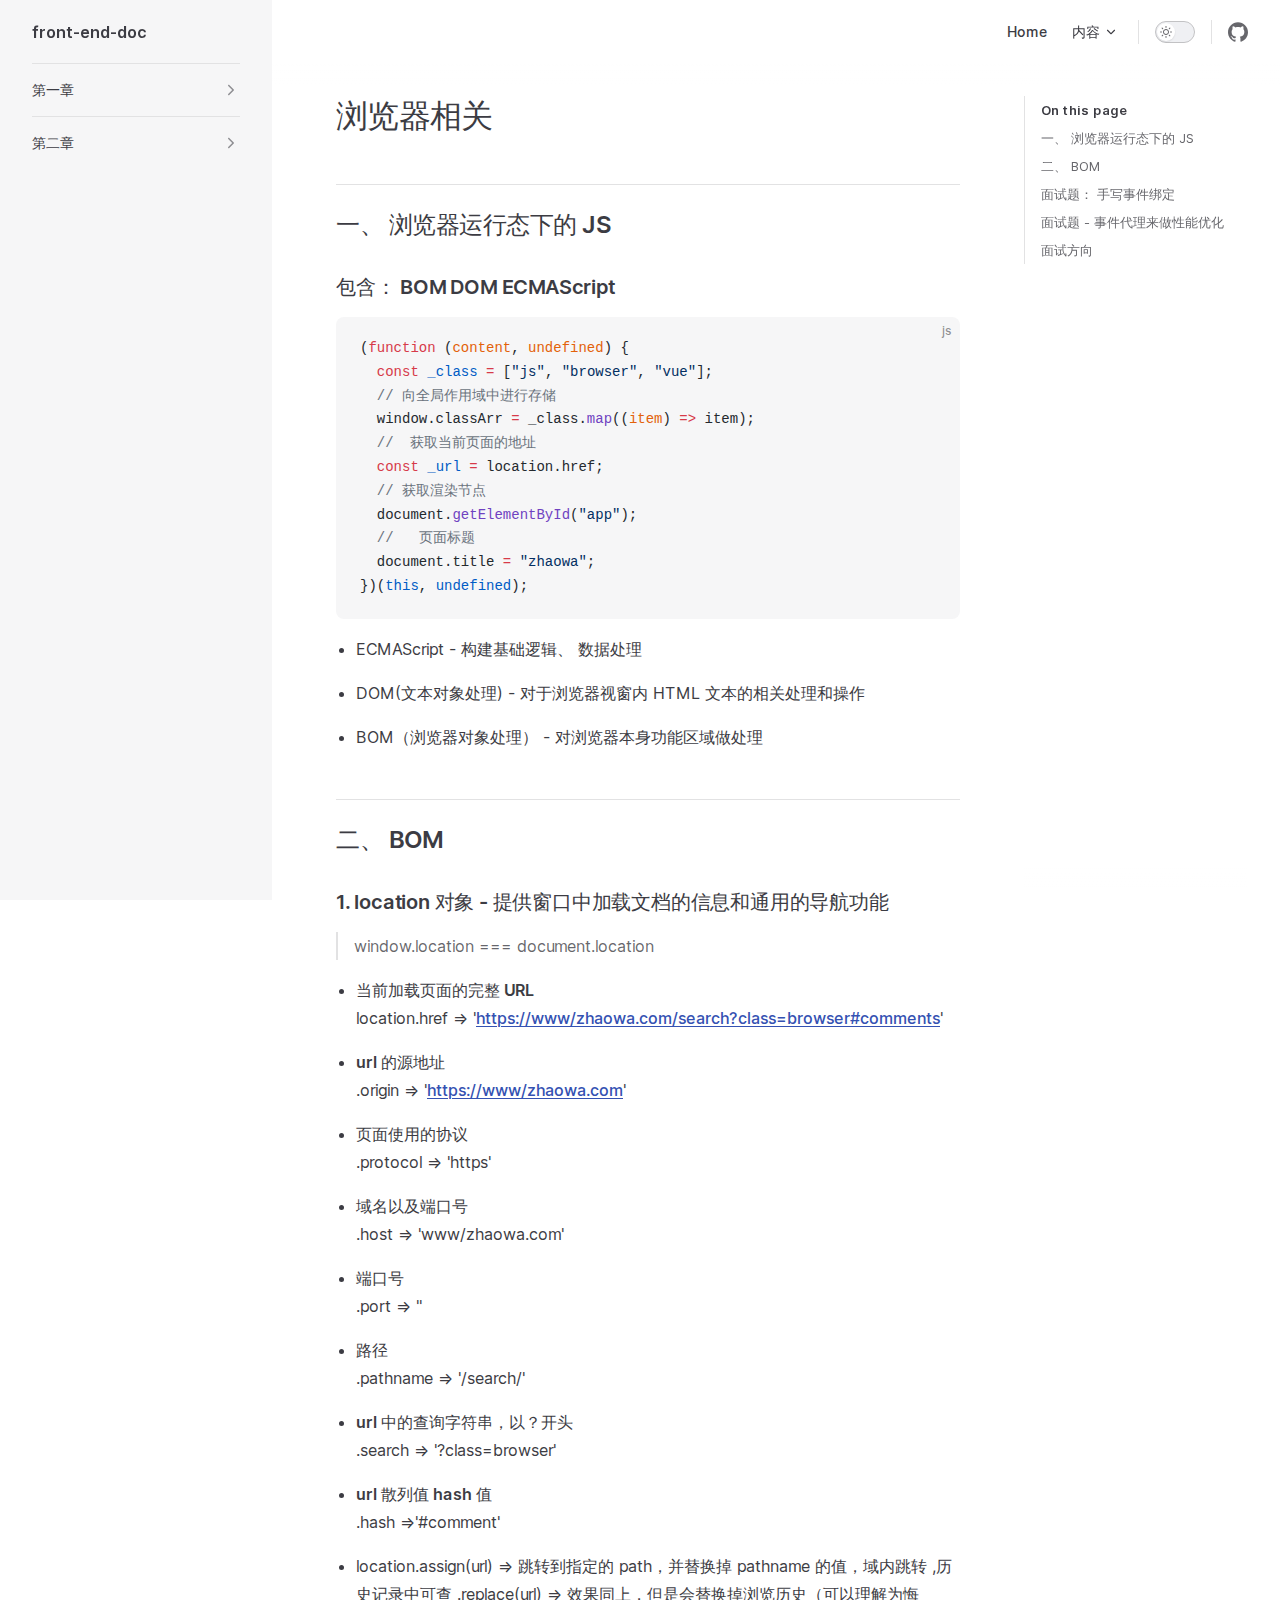
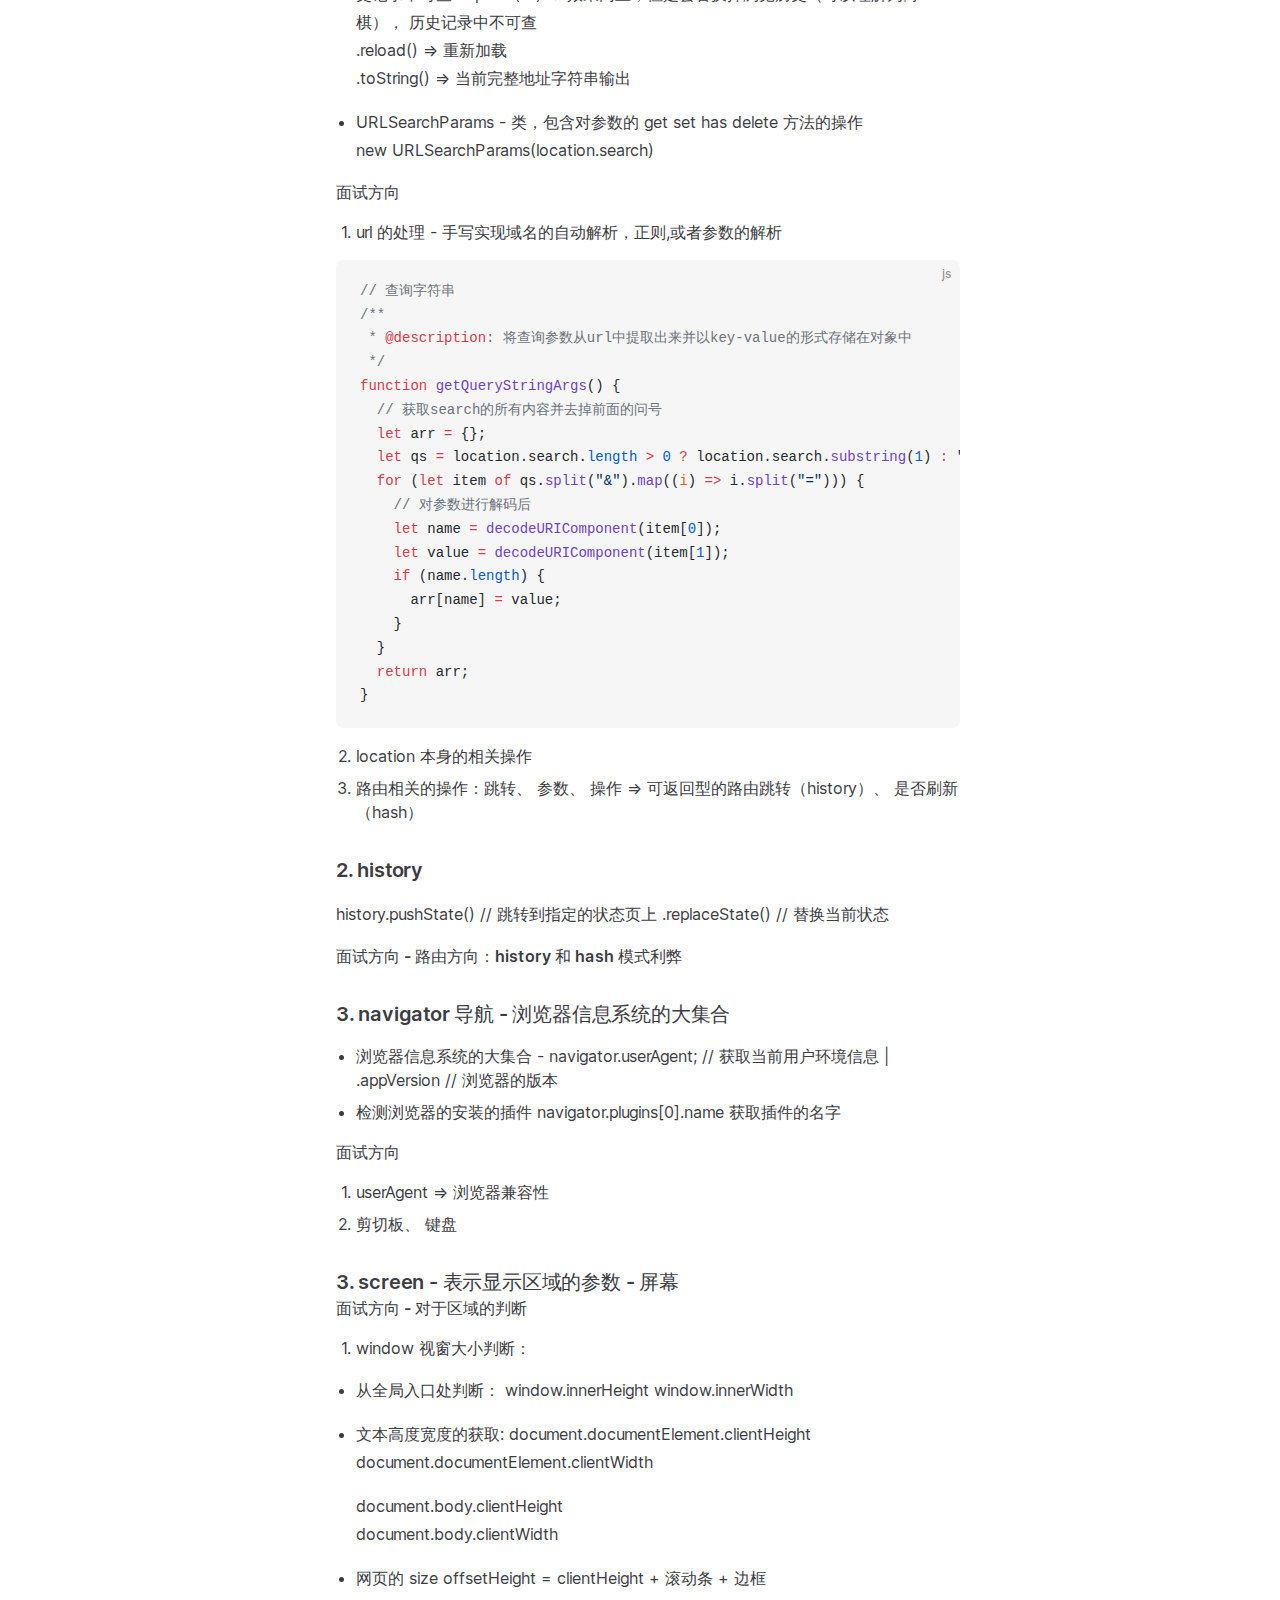
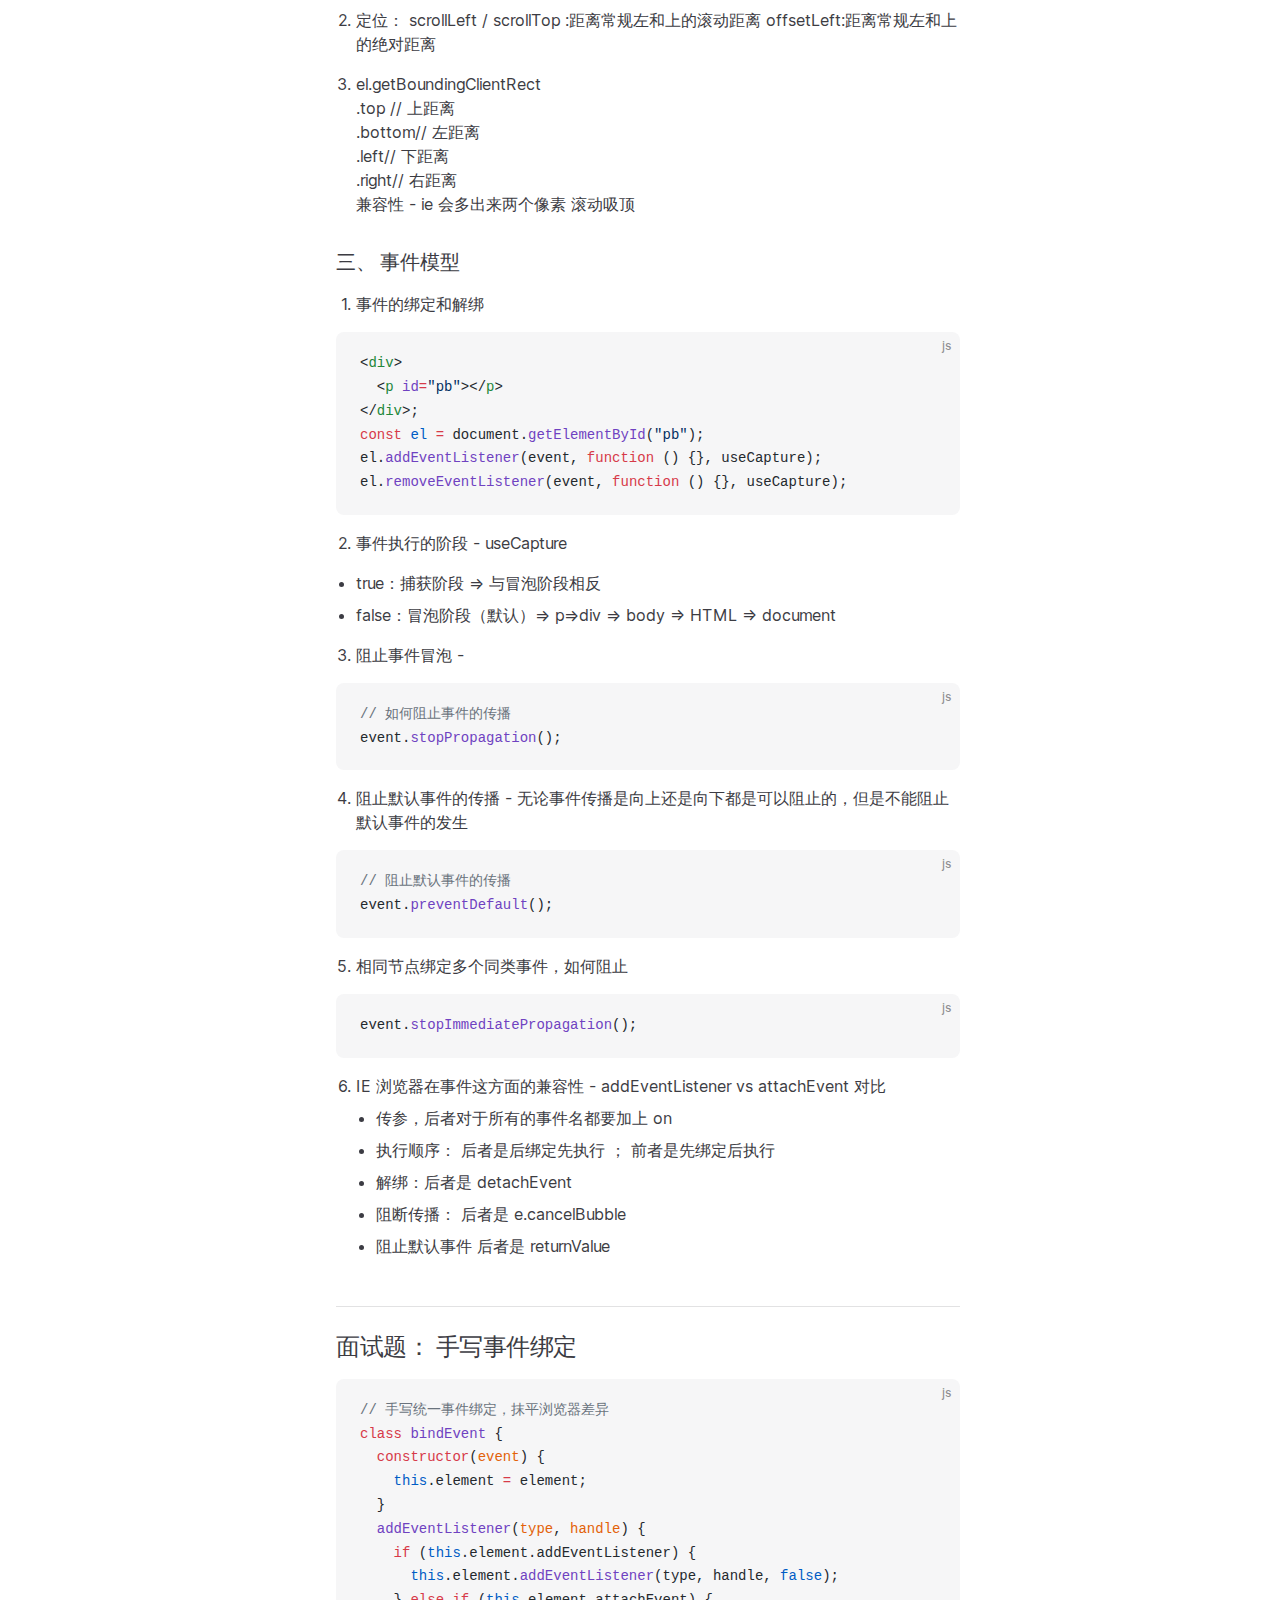
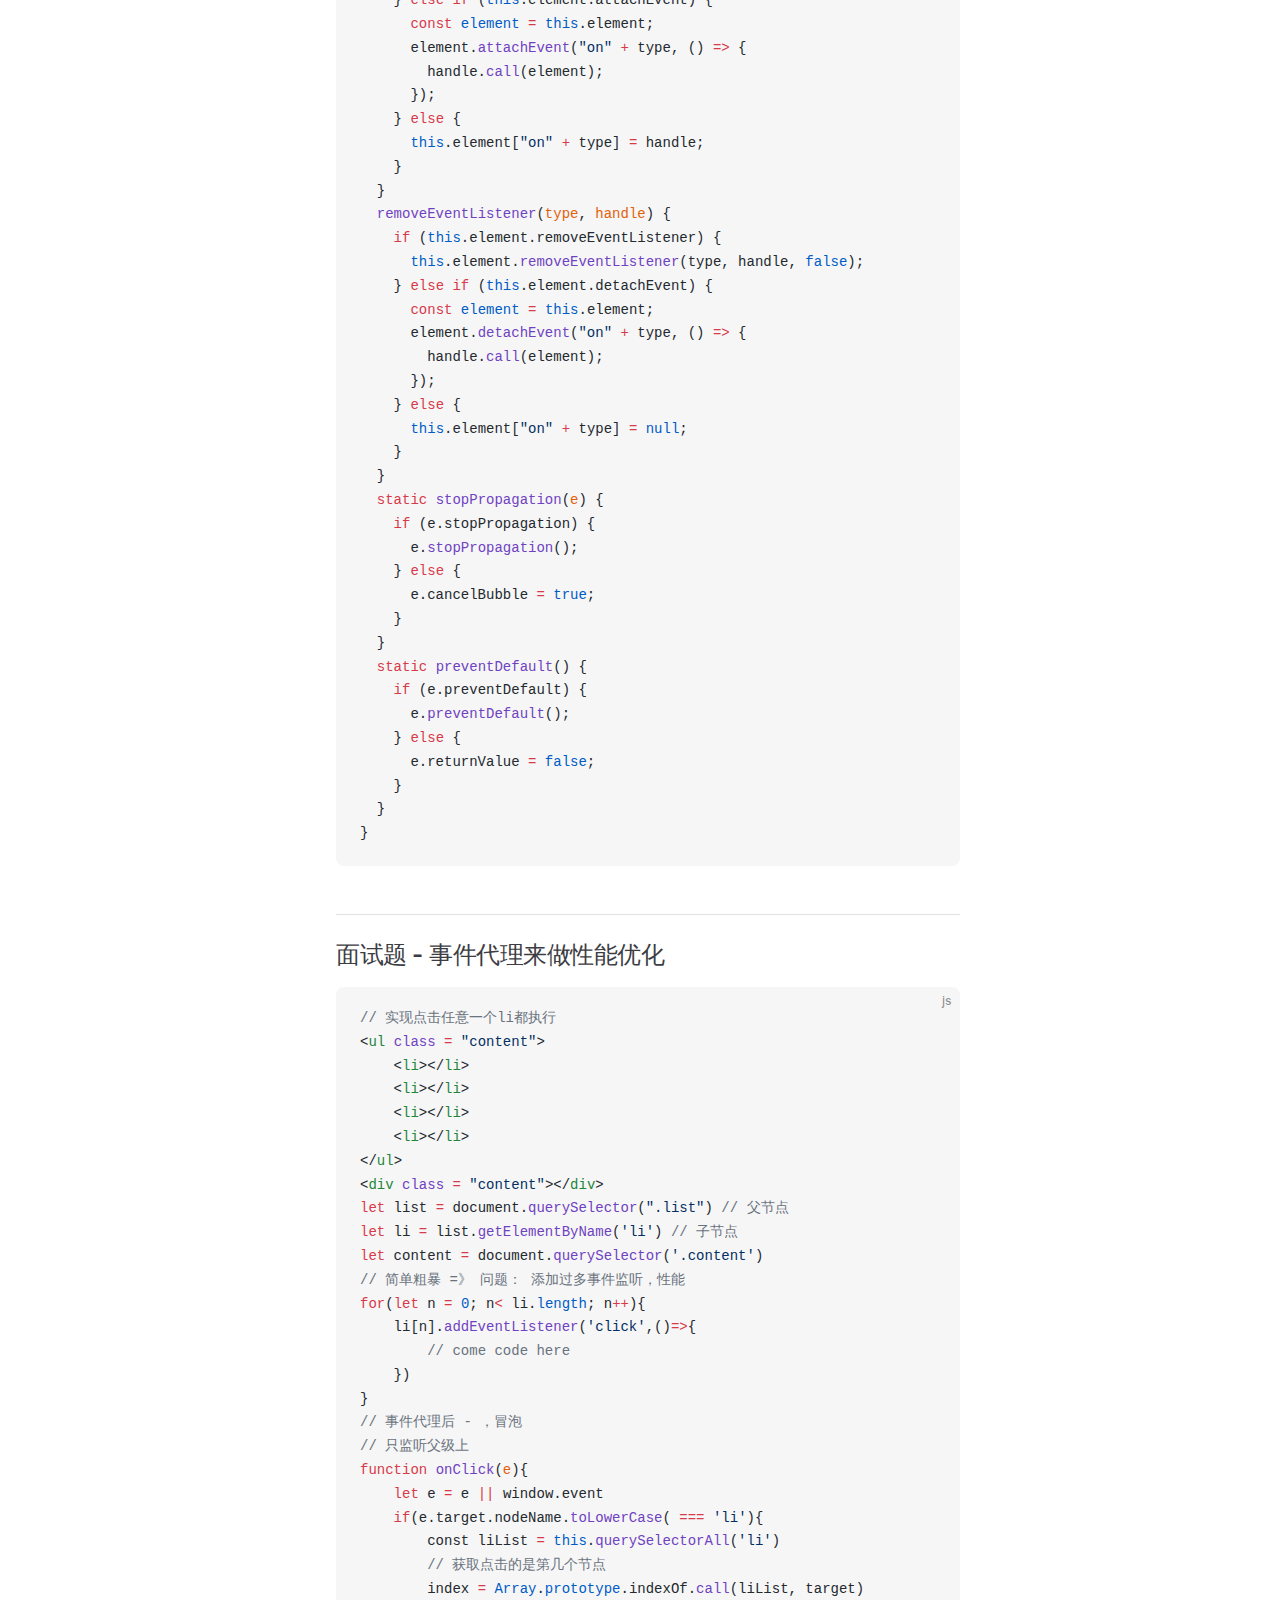
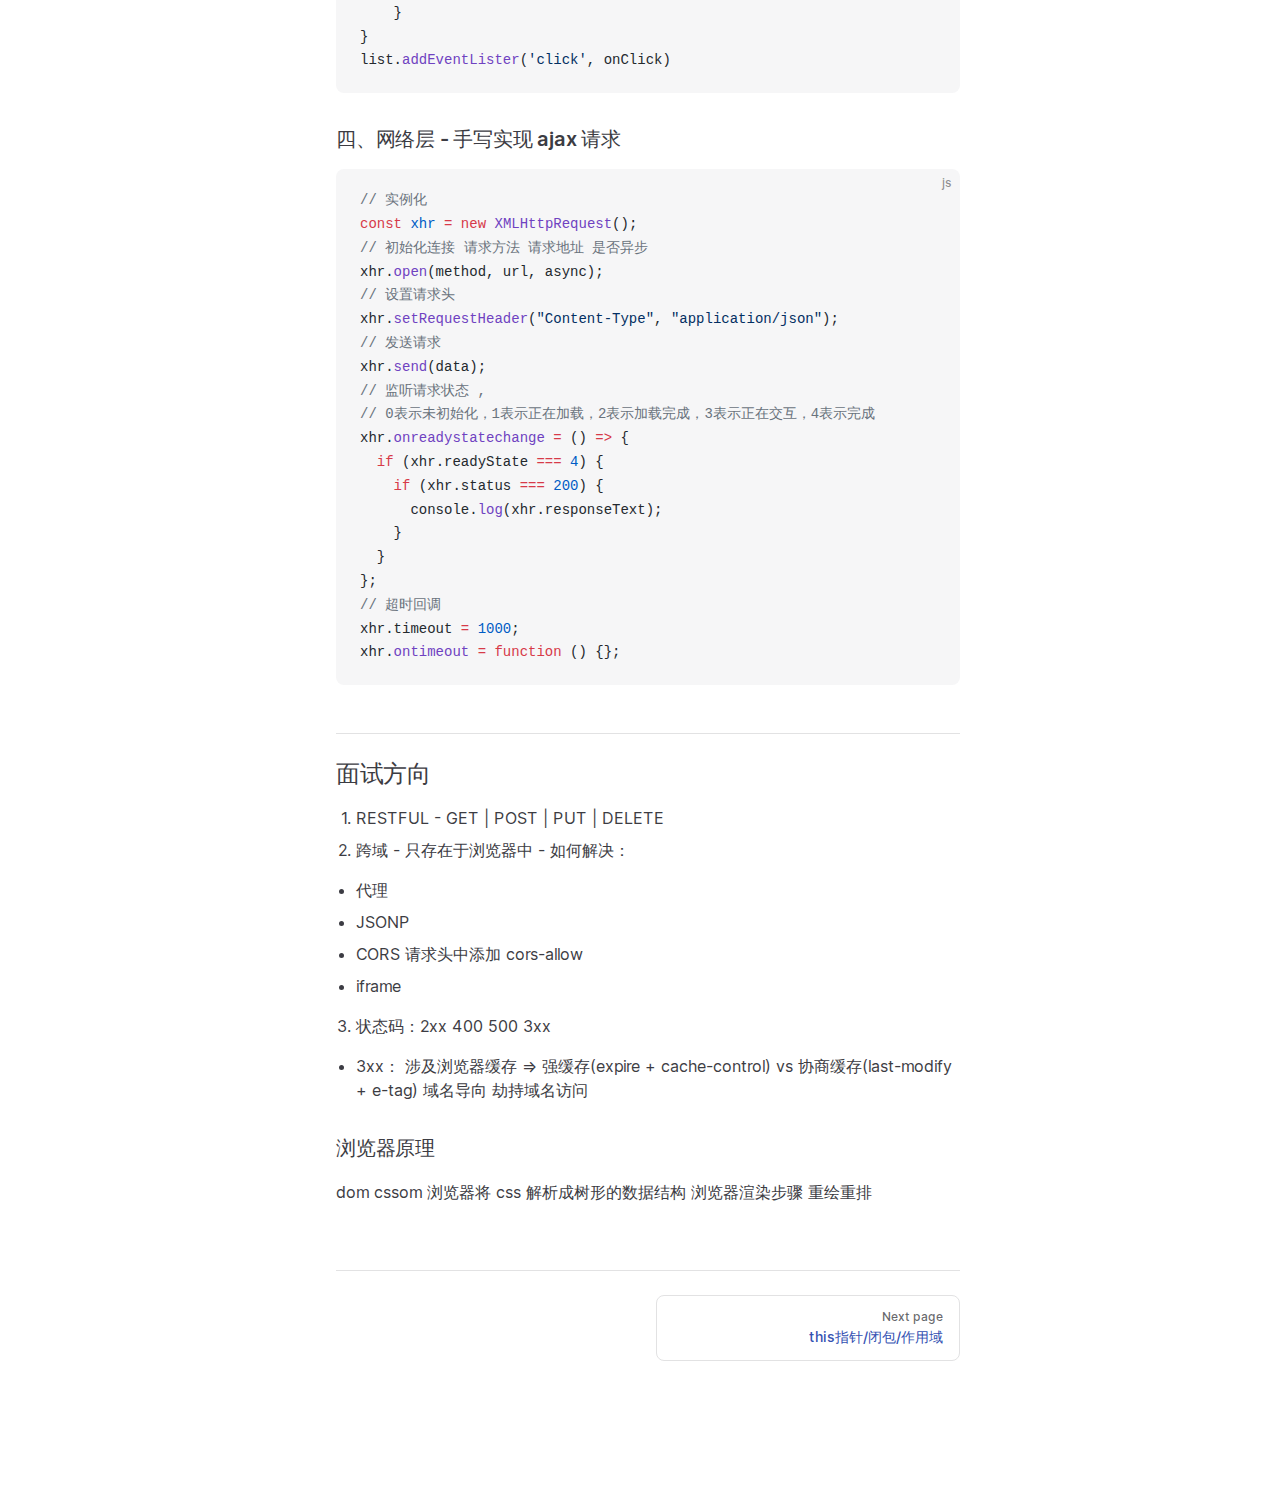
<file: zhaowa/浏览器相关.html>
<!DOCTYPE html>
<html lang="en-US" dir="ltr">
  <head>
    <meta charset="utf-8">
    <meta name="viewport" content="width=device-width,initial-scale=1">
    <title>浏览器相关 | front-end-doc</title>
    <meta name="description" content="前端相关知识点和爪哇课程相关笔记">
    <meta name="generator" content="VitePress v1.0.0-rc.29">
    <link rel="preload stylesheet" href="/assets/style.YaifAsS7.css" as="style">
    
    <script type="module" src="/assets/app.BZnDgqKj.js"></script>
    <link rel="preload" href="/assets/inter-roman-latin.bvIUbFQP.woff2" as="font" type="font/woff2" crossorigin="">
    <link rel="modulepreload" href="/assets/chunks/framework.LBXiIpgL.js">
    <link rel="modulepreload" href="/assets/chunks/theme.0xuRr5Ra.js">
    <link rel="modulepreload" href="/assets/zhaowa_浏览器相关.md.DPOp42fK.lean.js">
    <link rel="icon" href="/logoIcon.png">
    <link rel="preconnect" href="https://fonts.googleapis.com">
    <link rel="preconnect" href="https://fonts.gstatic.com" crossorigin="">
    <link href="https://fonts.googleapis.com/css2?family=Roboto&amp;display=swap" rel="stylesheet">
    <link rel="stylesheet" href="https://cdn.jsdelivr.net/npm/@fancyapps/ui/dist/fancybox.css">
    <script src="https://cdn.jsdelivr.net/npm/@fancyapps/ui@4.0/dist/fancybox.umd.js"></script>
    <script id="check-dark-mode">(()=>{const e=localStorage.getItem("vitepress-theme-appearance")||"auto",a=window.matchMedia("(prefers-color-scheme: dark)").matches;(!e||e==="auto"?a:e==="dark")&&document.documentElement.classList.add("dark")})();</script>
    <script id="check-mac-os">document.documentElement.classList.toggle("mac",/Mac|iPhone|iPod|iPad/i.test(navigator.platform));</script>
  </head>
  <body>
    <div id="app"><div class="Layout" data-v-adec1f40><!--[--><!--]--><!--[--><span tabindex="-1" data-v-a87c9c2a></span><a href="#VPContent" class="VPSkipLink visually-hidden" data-v-a87c9c2a> Skip to content </a><!--]--><!----><header class="VPNav" data-v-adec1f40 data-v-9fe49155><div class="VPNavBar has-sidebar" data-v-9fe49155 data-v-32b77f8b><div class="container" data-v-32b77f8b><div class="title" data-v-32b77f8b><div class="VPNavBarTitle has-sidebar" data-v-32b77f8b data-v-42671280><a class="title" href="/" data-v-42671280><!--[--><!--]--><!----><!--[-->front-end-doc<!--]--><!--[--><!--]--></a></div></div><div class="content" data-v-32b77f8b><div class="curtain" data-v-32b77f8b></div><div class="content-body" data-v-32b77f8b><!--[--><!--]--><div class="VPNavBarSearch search" data-v-32b77f8b><!----></div><nav aria-labelledby="main-nav-aria-label" class="VPNavBarMenu menu" data-v-32b77f8b data-v-60064006><span id="main-nav-aria-label" class="visually-hidden" data-v-60064006>Main Navigation</span><!--[--><!--[--><a class="VPLink link VPNavBarMenuLink" href="/" tabindex="0" data-v-60064006 data-v-667d81be><!--[--><span data-v-667d81be>Home</span><!--]--></a><!--]--><!--[--><div class="VPFlyout VPNavBarMenuGroup" data-v-60064006 data-v-1582ad74><button type="button" class="button" aria-haspopup="true" aria-expanded="false" data-v-1582ad74><span class="text" data-v-1582ad74><!----><span data-v-1582ad74>内容</span><svg xmlns="http://www.w3.org/2000/svg" aria-hidden="true" focusable="false" viewbox="0 0 24 24" class="text-icon" data-v-1582ad74><path d="M12,16c-0.3,0-0.5-0.1-0.7-0.3l-6-6c-0.4-0.4-0.4-1,0-1.4s1-0.4,1.4,0l5.3,5.3l5.3-5.3c0.4-0.4,1-0.4,1.4,0s0.4,1,0,1.4l-6,6C12.5,15.9,12.3,16,12,16z"></path></svg></span></button><div class="menu" data-v-1582ad74><div class="VPMenu" data-v-1582ad74 data-v-504e7144><div class="items" data-v-504e7144><!--[--><!--[--><div class="VPMenuLink" data-v-504e7144 data-v-102e8ef3><a class="VPLink link" href="/zhaowa/this%E6%8C%87%E9%92%88-%E9%97%AD%E5%8C%85-%E4%BD%9C%E7%94%A8%E5%9F%9F.html" data-v-102e8ef3><!--[-->爪哇前端课程学习笔记<!--]--></a></div><!--]--><!--]--></div><!--[--><!--]--></div></div></div><!--]--><!--]--></nav><!----><div class="VPNavBarAppearance appearance" data-v-32b77f8b data-v-3d779dbb><button class="VPSwitch VPSwitchAppearance" type="button" role="switch" title="Switch to dark theme" aria-checked="false" data-v-3d779dbb data-v-ce6357a8 data-v-c84c1cab><span class="check" data-v-c84c1cab><span class="icon" data-v-c84c1cab><!--[--><svg xmlns="http://www.w3.org/2000/svg" aria-hidden="true" focusable="false" viewbox="0 0 24 24" class="sun" data-v-ce6357a8><path d="M12,18c-3.3,0-6-2.7-6-6s2.7-6,6-6s6,2.7,6,6S15.3,18,12,18zM12,8c-2.2,0-4,1.8-4,4c0,2.2,1.8,4,4,4c2.2,0,4-1.8,4-4C16,9.8,14.2,8,12,8z"></path><path d="M12,4c-0.6,0-1-0.4-1-1V1c0-0.6,0.4-1,1-1s1,0.4,1,1v2C13,3.6,12.6,4,12,4z"></path><path d="M12,24c-0.6,0-1-0.4-1-1v-2c0-0.6,0.4-1,1-1s1,0.4,1,1v2C13,23.6,12.6,24,12,24z"></path><path d="M5.6,6.6c-0.3,0-0.5-0.1-0.7-0.3L3.5,4.9c-0.4-0.4-0.4-1,0-1.4s1-0.4,1.4,0l1.4,1.4c0.4,0.4,0.4,1,0,1.4C6.2,6.5,5.9,6.6,5.6,6.6z"></path><path d="M19.8,20.8c-0.3,0-0.5-0.1-0.7-0.3l-1.4-1.4c-0.4-0.4-0.4-1,0-1.4s1-0.4,1.4,0l1.4,1.4c0.4,0.4,0.4,1,0,1.4C20.3,20.7,20,20.8,19.8,20.8z"></path><path d="M3,13H1c-0.6,0-1-0.4-1-1s0.4-1,1-1h2c0.6,0,1,0.4,1,1S3.6,13,3,13z"></path><path d="M23,13h-2c-0.6,0-1-0.4-1-1s0.4-1,1-1h2c0.6,0,1,0.4,1,1S23.6,13,23,13z"></path><path d="M4.2,20.8c-0.3,0-0.5-0.1-0.7-0.3c-0.4-0.4-0.4-1,0-1.4l1.4-1.4c0.4-0.4,1-0.4,1.4,0s0.4,1,0,1.4l-1.4,1.4C4.7,20.7,4.5,20.8,4.2,20.8z"></path><path d="M18.4,6.6c-0.3,0-0.5-0.1-0.7-0.3c-0.4-0.4-0.4-1,0-1.4l1.4-1.4c0.4-0.4,1-0.4,1.4,0s0.4,1,0,1.4l-1.4,1.4C18.9,6.5,18.6,6.6,18.4,6.6z"></path></svg><svg xmlns="http://www.w3.org/2000/svg" aria-hidden="true" focusable="false" viewbox="0 0 24 24" class="moon" data-v-ce6357a8><path d="M12.1,22c-0.3,0-0.6,0-0.9,0c-5.5-0.5-9.5-5.4-9-10.9c0.4-4.8,4.2-8.6,9-9c0.4,0,0.8,0.2,1,0.5c0.2,0.3,0.2,0.8-0.1,1.1c-2,2.7-1.4,6.4,1.3,8.4c2.1,1.6,5,1.6,7.1,0c0.3-0.2,0.7-0.3,1.1-0.1c0.3,0.2,0.5,0.6,0.5,1c-0.2,2.7-1.5,5.1-3.6,6.8C16.6,21.2,14.4,22,12.1,22zM9.3,4.4c-2.9,1-5,3.6-5.2,6.8c-0.4,4.4,2.8,8.3,7.2,8.7c2.1,0.2,4.2-0.4,5.8-1.8c1.1-0.9,1.9-2.1,2.4-3.4c-2.5,0.9-5.3,0.5-7.5-1.1C9.2,11.4,8.1,7.7,9.3,4.4z"></path></svg><!--]--></span></span></button></div><div class="VPSocialLinks VPNavBarSocialLinks social-links" data-v-32b77f8b data-v-3156eb2e data-v-07ab6f47><!--[--><a class="VPSocialLink no-icon" href="https://github.com/rainbowchenx/rainbowchenx.github.io" aria-label="github" target="_blank" rel="noopener" data-v-07ab6f47 data-v-e5b0eb89><svg role="img" viewBox="0 0 24 24" xmlns="http://www.w3.org/2000/svg"><title>GitHub</title><path d="M12 .297c-6.63 0-12 5.373-12 12 0 5.303 3.438 9.8 8.205 11.385.6.113.82-.258.82-.577 0-.285-.01-1.04-.015-2.04-3.338.724-4.042-1.61-4.042-1.61C4.422 18.07 3.633 17.7 3.633 17.7c-1.087-.744.084-.729.084-.729 1.205.084 1.838 1.236 1.838 1.236 1.07 1.835 2.809 1.305 3.495.998.108-.776.417-1.305.76-1.605-2.665-.3-5.466-1.332-5.466-5.93 0-1.31.465-2.38 1.235-3.22-.135-.303-.54-1.523.105-3.176 0 0 1.005-.322 3.3 1.23.96-.267 1.98-.399 3-.405 1.02.006 2.04.138 3 .405 2.28-1.552 3.285-1.23 3.285-1.23.645 1.653.24 2.873.12 3.176.765.84 1.23 1.91 1.23 3.22 0 4.61-2.805 5.625-5.475 5.92.42.36.81 1.096.81 2.22 0 1.606-.015 2.896-.015 3.286 0 .315.21.69.825.57C20.565 22.092 24 17.592 24 12.297c0-6.627-5.373-12-12-12"/></svg></a><!--]--></div><div class="VPFlyout VPNavBarExtra extra" data-v-32b77f8b data-v-05318c2f data-v-1582ad74><button type="button" class="button" aria-haspopup="true" aria-expanded="false" aria-label="extra navigation" data-v-1582ad74><svg xmlns="http://www.w3.org/2000/svg" aria-hidden="true" focusable="false" viewbox="0 0 24 24" class="icon" data-v-1582ad74><circle cx="12" cy="12" r="2"></circle><circle cx="19" cy="12" r="2"></circle><circle cx="5" cy="12" r="2"></circle></svg></button><div class="menu" data-v-1582ad74><div class="VPMenu" data-v-1582ad74 data-v-504e7144><!----><!--[--><!--[--><!----><div class="group" data-v-05318c2f><div class="item appearance" data-v-05318c2f><p class="label" data-v-05318c2f>Appearance</p><div class="appearance-action" data-v-05318c2f><button class="VPSwitch VPSwitchAppearance" type="button" role="switch" title="Switch to dark theme" aria-checked="false" data-v-05318c2f data-v-ce6357a8 data-v-c84c1cab><span class="check" data-v-c84c1cab><span class="icon" data-v-c84c1cab><!--[--><svg xmlns="http://www.w3.org/2000/svg" aria-hidden="true" focusable="false" viewbox="0 0 24 24" class="sun" data-v-ce6357a8><path d="M12,18c-3.3,0-6-2.7-6-6s2.7-6,6-6s6,2.7,6,6S15.3,18,12,18zM12,8c-2.2,0-4,1.8-4,4c0,2.2,1.8,4,4,4c2.2,0,4-1.8,4-4C16,9.8,14.2,8,12,8z"></path><path d="M12,4c-0.6,0-1-0.4-1-1V1c0-0.6,0.4-1,1-1s1,0.4,1,1v2C13,3.6,12.6,4,12,4z"></path><path d="M12,24c-0.6,0-1-0.4-1-1v-2c0-0.6,0.4-1,1-1s1,0.4,1,1v2C13,23.6,12.6,24,12,24z"></path><path d="M5.6,6.6c-0.3,0-0.5-0.1-0.7-0.3L3.5,4.9c-0.4-0.4-0.4-1,0-1.4s1-0.4,1.4,0l1.4,1.4c0.4,0.4,0.4,1,0,1.4C6.2,6.5,5.9,6.6,5.6,6.6z"></path><path d="M19.8,20.8c-0.3,0-0.5-0.1-0.7-0.3l-1.4-1.4c-0.4-0.4-0.4-1,0-1.4s1-0.4,1.4,0l1.4,1.4c0.4,0.4,0.4,1,0,1.4C20.3,20.7,20,20.8,19.8,20.8z"></path><path d="M3,13H1c-0.6,0-1-0.4-1-1s0.4-1,1-1h2c0.6,0,1,0.4,1,1S3.6,13,3,13z"></path><path d="M23,13h-2c-0.6,0-1-0.4-1-1s0.4-1,1-1h2c0.6,0,1,0.4,1,1S23.6,13,23,13z"></path><path d="M4.2,20.8c-0.3,0-0.5-0.1-0.7-0.3c-0.4-0.4-0.4-1,0-1.4l1.4-1.4c0.4-0.4,1-0.4,1.4,0s0.4,1,0,1.4l-1.4,1.4C4.7,20.7,4.5,20.8,4.2,20.8z"></path><path d="M18.4,6.6c-0.3,0-0.5-0.1-0.7-0.3c-0.4-0.4-0.4-1,0-1.4l1.4-1.4c0.4-0.4,1-0.4,1.4,0s0.4,1,0,1.4l-1.4,1.4C18.9,6.5,18.6,6.6,18.4,6.6z"></path></svg><svg xmlns="http://www.w3.org/2000/svg" aria-hidden="true" focusable="false" viewbox="0 0 24 24" class="moon" data-v-ce6357a8><path d="M12.1,22c-0.3,0-0.6,0-0.9,0c-5.5-0.5-9.5-5.4-9-10.9c0.4-4.8,4.2-8.6,9-9c0.4,0,0.8,0.2,1,0.5c0.2,0.3,0.2,0.8-0.1,1.1c-2,2.7-1.4,6.4,1.3,8.4c2.1,1.6,5,1.6,7.1,0c0.3-0.2,0.7-0.3,1.1-0.1c0.3,0.2,0.5,0.6,0.5,1c-0.2,2.7-1.5,5.1-3.6,6.8C16.6,21.2,14.4,22,12.1,22zM9.3,4.4c-2.9,1-5,3.6-5.2,6.8c-0.4,4.4,2.8,8.3,7.2,8.7c2.1,0.2,4.2-0.4,5.8-1.8c1.1-0.9,1.9-2.1,2.4-3.4c-2.5,0.9-5.3,0.5-7.5-1.1C9.2,11.4,8.1,7.7,9.3,4.4z"></path></svg><!--]--></span></span></button></div></div></div><div class="group" data-v-05318c2f><div class="item social-links" data-v-05318c2f><div class="VPSocialLinks social-links-list" data-v-05318c2f data-v-07ab6f47><!--[--><a class="VPSocialLink no-icon" href="https://github.com/rainbowchenx/rainbowchenx.github.io" aria-label="github" target="_blank" rel="noopener" data-v-07ab6f47 data-v-e5b0eb89><svg role="img" viewBox="0 0 24 24" xmlns="http://www.w3.org/2000/svg"><title>GitHub</title><path d="M12 .297c-6.63 0-12 5.373-12 12 0 5.303 3.438 9.8 8.205 11.385.6.113.82-.258.82-.577 0-.285-.01-1.04-.015-2.04-3.338.724-4.042-1.61-4.042-1.61C4.422 18.07 3.633 17.7 3.633 17.7c-1.087-.744.084-.729.084-.729 1.205.084 1.838 1.236 1.838 1.236 1.07 1.835 2.809 1.305 3.495.998.108-.776.417-1.305.76-1.605-2.665-.3-5.466-1.332-5.466-5.93 0-1.31.465-2.38 1.235-3.22-.135-.303-.54-1.523.105-3.176 0 0 1.005-.322 3.3 1.23.96-.267 1.98-.399 3-.405 1.02.006 2.04.138 3 .405 2.28-1.552 3.285-1.23 3.285-1.23.645 1.653.24 2.873.12 3.176.765.84 1.23 1.91 1.23 3.22 0 4.61-2.805 5.625-5.475 5.92.42.36.81 1.096.81 2.22 0 1.606-.015 2.896-.015 3.286 0 .315.21.69.825.57C20.565 22.092 24 17.592 24 12.297c0-6.627-5.373-12-12-12"/></svg></a><!--]--></div></div></div><!--]--><!--]--></div></div></div><!--[--><!--]--><button type="button" class="VPNavBarHamburger hamburger" aria-label="mobile navigation" aria-expanded="false" aria-controls="VPNavScreen" data-v-32b77f8b data-v-f3104a7f><span class="container" data-v-f3104a7f><span class="top" data-v-f3104a7f></span><span class="middle" data-v-f3104a7f></span><span class="bottom" data-v-f3104a7f></span></span></button></div></div></div></div><!----></header><div class="VPLocalNav reached-top" data-v-adec1f40 data-v-47295488><button class="menu" aria-expanded="false" aria-controls="VPSidebarNav" data-v-47295488><svg xmlns="http://www.w3.org/2000/svg" aria-hidden="true" focusable="false" viewbox="0 0 24 24" class="menu-icon" data-v-47295488><path d="M17,11H3c-0.6,0-1-0.4-1-1s0.4-1,1-1h14c0.6,0,1,0.4,1,1S17.6,11,17,11z"></path><path d="M21,7H3C2.4,7,2,6.6,2,6s0.4-1,1-1h18c0.6,0,1,0.4,1,1S21.6,7,21,7z"></path><path d="M21,15H3c-0.6,0-1-0.4-1-1s0.4-1,1-1h18c0.6,0,1,0.4,1,1S21.6,15,21,15z"></path><path d="M17,19H3c-0.6,0-1-0.4-1-1s0.4-1,1-1h14c0.6,0,1,0.4,1,1S17.6,19,17,19z"></path></svg><span class="menu-text" data-v-47295488>Menu</span></button><div class="VPLocalNavOutlineDropdown" style="--vp-vh:0px;" data-v-47295488 data-v-ee3ec388><button data-v-ee3ec388>Return to top</button><!----></div></div><aside class="VPSidebar" data-v-adec1f40 data-v-31416dd5><div class="curtain" data-v-31416dd5></div><nav class="nav" id="VPSidebarNav" aria-labelledby="sidebar-aria-label" tabindex="-1" data-v-31416dd5><span class="visually-hidden" id="sidebar-aria-label" data-v-31416dd5> Sidebar Navigation </span><!--[--><!--]--><!--[--><div class="group" data-v-31416dd5><section class="VPSidebarItem level-0 collapsible collapsed" data-v-31416dd5 data-v-2f3d2c1e><div class="item" role="button" tabindex="0" data-v-2f3d2c1e><div class="indicator" data-v-2f3d2c1e></div><h2 class="text" data-v-2f3d2c1e>第一章</h2><div class="caret" role="button" aria-label="toggle section" tabindex="0" data-v-2f3d2c1e><svg xmlns="http://www.w3.org/2000/svg" aria-hidden="true" focusable="false" viewbox="0 0 24 24" class="caret-icon" data-v-2f3d2c1e><path d="M9,19c-0.3,0-0.5-0.1-0.7-0.3c-0.4-0.4-0.4-1,0-1.4l5.3-5.3L8.3,6.7c-0.4-0.4-0.4-1,0-1.4s1-0.4,1.4,0l6,6c0.4,0.4,0.4,1,0,1.4l-6,6C9.5,18.9,9.3,19,9,19z"></path></svg></div></div><div class="items" data-v-2f3d2c1e><!--[--><div class="VPSidebarItem level-1 is-link" data-v-2f3d2c1e data-v-2f3d2c1e><div class="item" data-v-2f3d2c1e><div class="indicator" data-v-2f3d2c1e></div><a class="VPLink link link" href="/zhaowa/this%E6%8C%87%E9%92%88-%E9%97%AD%E5%8C%85-%E4%BD%9C%E7%94%A8%E5%9F%9F.html" data-v-2f3d2c1e><!--[--><p class="text" data-v-2f3d2c1e>this指针/闭包/作用域</p><!--]--></a><!----></div><!----></div><div class="VPSidebarItem level-1 is-link" data-v-2f3d2c1e data-v-2f3d2c1e><div class="item" data-v-2f3d2c1e><div class="indicator" data-v-2f3d2c1e></div><a class="VPLink link link" href="/zhaowa/%E9%9D%A2%E5%AF%B9%E5%AF%B9%E8%B1%A1%E7%BC%96%E7%A8%8B-%E5%8E%9F%E5%9E%8B%E4%BB%A5%E5%8F%8A%E5%8E%9F%E5%9E%8B%E9%93%BE.html" data-v-2f3d2c1e><!--[--><p class="text" data-v-2f3d2c1e>面对对象编程/原型以及原型链</p><!--]--></a><!----></div><!----></div><div class="VPSidebarItem level-1 is-link" data-v-2f3d2c1e data-v-2f3d2c1e><div class="item" data-v-2f3d2c1e><div class="indicator" data-v-2f3d2c1e></div><a class="VPLink link link" href="/zhaowa/promise%E8%A7%84%E8%8C%83%E6%9E%81%E5%85%B6%E5%BA%94%E7%94%A8.html" data-v-2f3d2c1e><!--[--><p class="text" data-v-2f3d2c1e>promise规范极其应用</p><!--]--></a><!----></div><!----></div><div class="VPSidebarItem level-1 is-link" data-v-2f3d2c1e data-v-2f3d2c1e><div class="item" data-v-2f3d2c1e><div class="indicator" data-v-2f3d2c1e></div><a class="VPLink link link" href="/zhaowa/JS%E6%A8%A1%E5%9D%97%E5%8C%96.html" data-v-2f3d2c1e><!--[--><p class="text" data-v-2f3d2c1e>JS模块化</p><!--]--></a><!----></div><!----></div><div class="VPSidebarItem level-1 is-link" data-v-2f3d2c1e data-v-2f3d2c1e><div class="item" data-v-2f3d2c1e><div class="indicator" data-v-2f3d2c1e></div><a class="VPLink link link" href="/zhaowa/js%E6%80%A7%E8%83%BD%E4%BC%98%E5%8C%96.html" data-v-2f3d2c1e><!--[--><p class="text" data-v-2f3d2c1e>js性能优化</p><!--]--></a><!----></div><!----></div><!--]--></div></section></div><div class="group" data-v-31416dd5><section class="VPSidebarItem level-0 collapsible collapsed" data-v-31416dd5 data-v-2f3d2c1e><div class="item" role="button" tabindex="0" data-v-2f3d2c1e><div class="indicator" data-v-2f3d2c1e></div><h2 class="text" data-v-2f3d2c1e>第二章</h2><div class="caret" role="button" aria-label="toggle section" tabindex="0" data-v-2f3d2c1e><svg xmlns="http://www.w3.org/2000/svg" aria-hidden="true" focusable="false" viewbox="0 0 24 24" class="caret-icon" data-v-2f3d2c1e><path d="M9,19c-0.3,0-0.5-0.1-0.7-0.3c-0.4-0.4-0.4-1,0-1.4l5.3-5.3L8.3,6.7c-0.4-0.4-0.4-1,0-1.4s1-0.4,1.4,0l6,6c0.4,0.4,0.4,1,0,1.4l-6,6C9.5,18.9,9.3,19,9,19z"></path></svg></div></div><div class="items" data-v-2f3d2c1e><!--[--><div class="VPSidebarItem level-1 is-link" data-v-2f3d2c1e data-v-2f3d2c1e><div class="item" data-v-2f3d2c1e><div class="indicator" data-v-2f3d2c1e></div><a class="VPLink link link" href="/markdown-examples.html" data-v-2f3d2c1e><!--[--><p class="text" data-v-2f3d2c1e>Markdown Examples</p><!--]--></a><!----></div><!----></div><div class="VPSidebarItem level-1 is-link" data-v-2f3d2c1e data-v-2f3d2c1e><div class="item" data-v-2f3d2c1e><div class="indicator" data-v-2f3d2c1e></div><a class="VPLink link link" href="/api-examples.html" data-v-2f3d2c1e><!--[--><p class="text" data-v-2f3d2c1e>Runtime API Examples</p><!--]--></a><!----></div><!----></div><div class="VPSidebarItem level-1 is-link" data-v-2f3d2c1e data-v-2f3d2c1e><div class="item" data-v-2f3d2c1e><div class="indicator" data-v-2f3d2c1e></div><a class="VPLink link link" href="/zhaowa/VUE%E5%9F%BA%E7%A1%80.html" data-v-2f3d2c1e><!--[--><p class="text" data-v-2f3d2c1e>VUE基础</p><!--]--></a><!----></div><!----></div><div class="VPSidebarItem level-1 is-link" data-v-2f3d2c1e data-v-2f3d2c1e><div class="item" data-v-2f3d2c1e><div class="indicator" data-v-2f3d2c1e></div><a class="VPLink link link" href="/zhaowa/VUE%E9%AB%98%E7%BA%A7.html" data-v-2f3d2c1e><!--[--><p class="text" data-v-2f3d2c1e>VUE高级</p><!--]--></a><!----></div><!----></div><div class="VPSidebarItem level-1 is-link" data-v-2f3d2c1e data-v-2f3d2c1e><div class="item" data-v-2f3d2c1e><div class="indicator" data-v-2f3d2c1e></div><a class="VPLink link link" href="/zhaowa/vue%E6%BA%90%E7%A0%81%E8%A7%A3%E6%9E%90.html" data-v-2f3d2c1e><!--[--><p class="text" data-v-2f3d2c1e>vue源码解析</p><!--]--></a><!----></div><!----></div><!--]--></div></section></div><!--]--><!--[--><!--]--></nav></aside><div class="VPContent has-sidebar" id="VPContent" data-v-adec1f40 data-v-fb742535><div class="VPDoc has-sidebar has-aside" data-v-fb742535 data-v-07a3ab8d><!--[--><!--]--><div class="container" data-v-07a3ab8d><div class="aside" data-v-07a3ab8d><div class="aside-curtain" data-v-07a3ab8d></div><div class="aside-container" data-v-07a3ab8d><div class="aside-content" data-v-07a3ab8d><div class="VPDocAside" data-v-07a3ab8d data-v-bfbc4556><!--[--><!--]--><!--[--><!--]--><div class="VPDocAsideOutline" role="navigation" data-v-bfbc4556 data-v-d93ac759><div class="content" data-v-d93ac759><div class="outline-marker" data-v-d93ac759></div><div class="outline-title" role="heading" aria-level="2" data-v-d93ac759>On this page</div><nav aria-labelledby="doc-outline-aria-label" data-v-d93ac759><span class="visually-hidden" id="doc-outline-aria-label" data-v-d93ac759> Table of Contents for current page </span><ul class="root" data-v-d93ac759 data-v-0ba9a4cd><!--[--><!--]--></ul></nav></div></div><!--[--><!--]--><div class="spacer" data-v-bfbc4556></div><!--[--><!--]--><!----><!--[--><!--]--><!--[--><!--]--></div></div></div></div><div class="content" data-v-07a3ab8d><div class="content-container" data-v-07a3ab8d><!--[--><!--]--><!----><main class="main" data-v-07a3ab8d><div style="position:relative;" class="vp-doc _zhaowa_%E6%B5%8F%E8%A7%88%E5%99%A8%E7%9B%B8%E5%85%B3" data-v-07a3ab8d><div><h1 id="浏览器相关" tabindex="-1">浏览器相关 <a class="header-anchor" href="#浏览器相关" aria-label="Permalink to &quot;浏览器相关&quot;">​</a></h1><h2 id="一、-浏览器运行态下的-js" tabindex="-1">一、 浏览器运行态下的 JS <a class="header-anchor" href="#一、-浏览器运行态下的-js" aria-label="Permalink to &quot;一、 浏览器运行态下的 JS&quot;">​</a></h2><h3 id="包含-bom-dom-ecmascript" tabindex="-1">包含： BOM DOM ECMAScript <a class="header-anchor" href="#包含-bom-dom-ecmascript" aria-label="Permalink to &quot;包含： BOM DOM ECMAScript&quot;">​</a></h3><div class="language-js vp-adaptive-theme"><button title="Copy Code" class="copy"></button><span class="lang">js</span><pre class="shiki github-dark vp-code-dark"><code><span class="line"><span style="color:#E1E4E8;">(</span><span style="color:#F97583;">function</span><span style="color:#E1E4E8;"> (</span><span style="color:#FFAB70;">content</span><span style="color:#E1E4E8;">, </span><span style="color:#FFAB70;">undefined</span><span style="color:#E1E4E8;">) {</span></span>
<span class="line"><span style="color:#E1E4E8;">  </span><span style="color:#F97583;">const</span><span style="color:#E1E4E8;"> </span><span style="color:#79B8FF;">_class</span><span style="color:#E1E4E8;"> </span><span style="color:#F97583;">=</span><span style="color:#E1E4E8;"> [</span><span style="color:#9ECBFF;">&quot;js&quot;</span><span style="color:#E1E4E8;">, </span><span style="color:#9ECBFF;">&quot;browser&quot;</span><span style="color:#E1E4E8;">, </span><span style="color:#9ECBFF;">&quot;vue&quot;</span><span style="color:#E1E4E8;">];</span></span>
<span class="line"><span style="color:#E1E4E8;">  </span><span style="color:#6A737D;">// 向全局作用域中进行存储</span></span>
<span class="line"><span style="color:#E1E4E8;">  window.classArr </span><span style="color:#F97583;">=</span><span style="color:#E1E4E8;"> _class.</span><span style="color:#B392F0;">map</span><span style="color:#E1E4E8;">((</span><span style="color:#FFAB70;">item</span><span style="color:#E1E4E8;">) </span><span style="color:#F97583;">=&gt;</span><span style="color:#E1E4E8;"> item);</span></span>
<span class="line"><span style="color:#E1E4E8;">  </span><span style="color:#6A737D;">//  获取当前页面的地址</span></span>
<span class="line"><span style="color:#E1E4E8;">  </span><span style="color:#F97583;">const</span><span style="color:#E1E4E8;"> </span><span style="color:#79B8FF;">_url</span><span style="color:#E1E4E8;"> </span><span style="color:#F97583;">=</span><span style="color:#E1E4E8;"> location.href;</span></span>
<span class="line"><span style="color:#E1E4E8;">  </span><span style="color:#6A737D;">// 获取渲染节点</span></span>
<span class="line"><span style="color:#E1E4E8;">  document.</span><span style="color:#B392F0;">getElementById</span><span style="color:#E1E4E8;">(</span><span style="color:#9ECBFF;">&quot;app&quot;</span><span style="color:#E1E4E8;">);</span></span>
<span class="line"><span style="color:#E1E4E8;">  </span><span style="color:#6A737D;">//   页面标题</span></span>
<span class="line"><span style="color:#E1E4E8;">  document.title </span><span style="color:#F97583;">=</span><span style="color:#E1E4E8;"> </span><span style="color:#9ECBFF;">&quot;zhaowa&quot;</span><span style="color:#E1E4E8;">;</span></span>
<span class="line"><span style="color:#E1E4E8;">})(</span><span style="color:#79B8FF;">this</span><span style="color:#E1E4E8;">, </span><span style="color:#79B8FF;">undefined</span><span style="color:#E1E4E8;">);</span></span></code></pre><pre class="shiki github-light vp-code-light"><code><span class="line"><span style="color:#24292E;">(</span><span style="color:#D73A49;">function</span><span style="color:#24292E;"> (</span><span style="color:#E36209;">content</span><span style="color:#24292E;">, </span><span style="color:#E36209;">undefined</span><span style="color:#24292E;">) {</span></span>
<span class="line"><span style="color:#24292E;">  </span><span style="color:#D73A49;">const</span><span style="color:#24292E;"> </span><span style="color:#005CC5;">_class</span><span style="color:#24292E;"> </span><span style="color:#D73A49;">=</span><span style="color:#24292E;"> [</span><span style="color:#032F62;">&quot;js&quot;</span><span style="color:#24292E;">, </span><span style="color:#032F62;">&quot;browser&quot;</span><span style="color:#24292E;">, </span><span style="color:#032F62;">&quot;vue&quot;</span><span style="color:#24292E;">];</span></span>
<span class="line"><span style="color:#24292E;">  </span><span style="color:#6A737D;">// 向全局作用域中进行存储</span></span>
<span class="line"><span style="color:#24292E;">  window.classArr </span><span style="color:#D73A49;">=</span><span style="color:#24292E;"> _class.</span><span style="color:#6F42C1;">map</span><span style="color:#24292E;">((</span><span style="color:#E36209;">item</span><span style="color:#24292E;">) </span><span style="color:#D73A49;">=&gt;</span><span style="color:#24292E;"> item);</span></span>
<span class="line"><span style="color:#24292E;">  </span><span style="color:#6A737D;">//  获取当前页面的地址</span></span>
<span class="line"><span style="color:#24292E;">  </span><span style="color:#D73A49;">const</span><span style="color:#24292E;"> </span><span style="color:#005CC5;">_url</span><span style="color:#24292E;"> </span><span style="color:#D73A49;">=</span><span style="color:#24292E;"> location.href;</span></span>
<span class="line"><span style="color:#24292E;">  </span><span style="color:#6A737D;">// 获取渲染节点</span></span>
<span class="line"><span style="color:#24292E;">  document.</span><span style="color:#6F42C1;">getElementById</span><span style="color:#24292E;">(</span><span style="color:#032F62;">&quot;app&quot;</span><span style="color:#24292E;">);</span></span>
<span class="line"><span style="color:#24292E;">  </span><span style="color:#6A737D;">//   页面标题</span></span>
<span class="line"><span style="color:#24292E;">  document.title </span><span style="color:#D73A49;">=</span><span style="color:#24292E;"> </span><span style="color:#032F62;">&quot;zhaowa&quot;</span><span style="color:#24292E;">;</span></span>
<span class="line"><span style="color:#24292E;">})(</span><span style="color:#005CC5;">this</span><span style="color:#24292E;">, </span><span style="color:#005CC5;">undefined</span><span style="color:#24292E;">);</span></span></code></pre></div><ul><li><p>ECMAScript - 构建基础逻辑、 数据处理</p></li><li><p>DOM(文本对象处理) - 对于浏览器视窗内 HTML 文本的相关处理和操作</p></li><li><p>BOM（浏览器对象处理） - 对浏览器本身功能区域做处理</p></li></ul><h2 id="二、-bom" tabindex="-1">二、 BOM <a class="header-anchor" href="#二、-bom" aria-label="Permalink to &quot;二、 BOM&quot;">​</a></h2><h3 id="_1-location-对象-提供窗口中加载文档的信息和通用的导航功能" tabindex="-1">1. location 对象 - 提供窗口中加载文档的信息和通用的导航功能 <a class="header-anchor" href="#_1-location-对象-提供窗口中加载文档的信息和通用的导航功能" aria-label="Permalink to &quot;1. location 对象 - 提供窗口中加载文档的信息和通用的导航功能&quot;">​</a></h3><blockquote><p>window.location === document.location</p></blockquote><ul><li><p><strong>当前加载页面的完整 URL</strong><br> location.href =&gt; &#39;<a href="https://www/zhaowa.com/search?class=browser#comments" target="_blank" rel="noreferrer">https://www/zhaowa.com/search?class=browser#comments</a>&#39;</p></li><li><p><strong>url 的源地址</strong><br> .origin =&gt; &#39;<a href="https://www/zhaowa.com" target="_blank" rel="noreferrer">https://www/zhaowa.com</a>&#39;</p></li><li><p><strong>页面使用的协议</strong><br> .protocol =&gt; &#39;https&#39;</p></li><li><p><strong>域名以及端口号</strong><br> .host =&gt; &#39;www/zhaowa.com&#39;</p></li><li><p><strong>端口号</strong><br> .port =&gt; &#39;&#39;</p></li><li><p><strong>路径</strong><br> .pathname =&gt; &#39;/search/&#39;</p></li><li><p><strong>url 中的查询字符串，以？开头</strong><br> .search =&gt; &#39;?class=browser&#39;</p></li><li><p><strong>url 散列值 hash 值</strong><br> .hash =&gt;&#39;#comment&#39;</p></li><li><p>location.assign(url) =&gt; 跳转到指定的 path，并替换掉 pathname 的值，域内跳转 ,历史记录中可查 .replace(url) =&gt; 效果同上，但是会替换掉浏览历史（可以理解为悔棋）， 历史记录中不可查<br> .reload() =&gt; 重新加载<br> .toString() =&gt; 当前完整地址字符串输出</p></li><li><p>URLSearchParams - 类，包含对参数的 get set has delete 方法的操作<br> new URLSearchParams(location.search)</p></li></ul><h4 id="面试方向" tabindex="-1">面试方向 <a class="header-anchor" href="#面试方向" aria-label="Permalink to &quot;面试方向&quot;">​</a></h4><ol><li>url 的处理 - 手写实现域名的自动解析，正则,或者参数的解析</li></ol><div class="language-js vp-adaptive-theme"><button title="Copy Code" class="copy"></button><span class="lang">js</span><pre class="shiki github-dark vp-code-dark"><code><span class="line"><span style="color:#6A737D;">// 查询字符串</span></span>
<span class="line"><span style="color:#6A737D;">/**</span></span>
<span class="line"><span style="color:#6A737D;"> * </span><span style="color:#F97583;">@description</span><span style="color:#6A737D;">: 将查询参数从url中提取出来并以key-value的形式存储在对象中</span></span>
<span class="line"><span style="color:#6A737D;"> */</span></span>
<span class="line"><span style="color:#F97583;">function</span><span style="color:#E1E4E8;"> </span><span style="color:#B392F0;">getQueryStringArgs</span><span style="color:#E1E4E8;">() {</span></span>
<span class="line"><span style="color:#E1E4E8;">  </span><span style="color:#6A737D;">// 获取search的所有内容并去掉前面的问号</span></span>
<span class="line"><span style="color:#E1E4E8;">  </span><span style="color:#F97583;">let</span><span style="color:#E1E4E8;"> arr </span><span style="color:#F97583;">=</span><span style="color:#E1E4E8;"> {};</span></span>
<span class="line"><span style="color:#E1E4E8;">  </span><span style="color:#F97583;">let</span><span style="color:#E1E4E8;"> qs </span><span style="color:#F97583;">=</span><span style="color:#E1E4E8;"> location.search.</span><span style="color:#79B8FF;">length</span><span style="color:#E1E4E8;"> </span><span style="color:#F97583;">&gt;</span><span style="color:#E1E4E8;"> </span><span style="color:#79B8FF;">0</span><span style="color:#E1E4E8;"> </span><span style="color:#F97583;">?</span><span style="color:#E1E4E8;"> location.search.</span><span style="color:#B392F0;">substring</span><span style="color:#E1E4E8;">(</span><span style="color:#79B8FF;">1</span><span style="color:#E1E4E8;">) </span><span style="color:#F97583;">:</span><span style="color:#E1E4E8;"> </span><span style="color:#9ECBFF;">&quot;&quot;</span><span style="color:#E1E4E8;">;</span></span>
<span class="line"><span style="color:#E1E4E8;">  </span><span style="color:#F97583;">for</span><span style="color:#E1E4E8;"> (</span><span style="color:#F97583;">let</span><span style="color:#E1E4E8;"> item </span><span style="color:#F97583;">of</span><span style="color:#E1E4E8;"> qs.</span><span style="color:#B392F0;">split</span><span style="color:#E1E4E8;">(</span><span style="color:#9ECBFF;">&quot;&amp;&quot;</span><span style="color:#E1E4E8;">).</span><span style="color:#B392F0;">map</span><span style="color:#E1E4E8;">((</span><span style="color:#FFAB70;">i</span><span style="color:#E1E4E8;">) </span><span style="color:#F97583;">=&gt;</span><span style="color:#E1E4E8;"> i.</span><span style="color:#B392F0;">split</span><span style="color:#E1E4E8;">(</span><span style="color:#9ECBFF;">&quot;=&quot;</span><span style="color:#E1E4E8;">))) {</span></span>
<span class="line"><span style="color:#E1E4E8;">    </span><span style="color:#6A737D;">// 对参数进行解码后</span></span>
<span class="line"><span style="color:#E1E4E8;">    </span><span style="color:#F97583;">let</span><span style="color:#E1E4E8;"> name </span><span style="color:#F97583;">=</span><span style="color:#E1E4E8;"> </span><span style="color:#B392F0;">decodeURIComponent</span><span style="color:#E1E4E8;">(item[</span><span style="color:#79B8FF;">0</span><span style="color:#E1E4E8;">]);</span></span>
<span class="line"><span style="color:#E1E4E8;">    </span><span style="color:#F97583;">let</span><span style="color:#E1E4E8;"> value </span><span style="color:#F97583;">=</span><span style="color:#E1E4E8;"> </span><span style="color:#B392F0;">decodeURIComponent</span><span style="color:#E1E4E8;">(item[</span><span style="color:#79B8FF;">1</span><span style="color:#E1E4E8;">]);</span></span>
<span class="line"><span style="color:#E1E4E8;">    </span><span style="color:#F97583;">if</span><span style="color:#E1E4E8;"> (name.</span><span style="color:#79B8FF;">length</span><span style="color:#E1E4E8;">) {</span></span>
<span class="line"><span style="color:#E1E4E8;">      arr[name] </span><span style="color:#F97583;">=</span><span style="color:#E1E4E8;"> value;</span></span>
<span class="line"><span style="color:#E1E4E8;">    }</span></span>
<span class="line"><span style="color:#E1E4E8;">  }</span></span>
<span class="line"><span style="color:#E1E4E8;">  </span><span style="color:#F97583;">return</span><span style="color:#E1E4E8;"> arr;</span></span>
<span class="line"><span style="color:#E1E4E8;">}</span></span></code></pre><pre class="shiki github-light vp-code-light"><code><span class="line"><span style="color:#6A737D;">// 查询字符串</span></span>
<span class="line"><span style="color:#6A737D;">/**</span></span>
<span class="line"><span style="color:#6A737D;"> * </span><span style="color:#D73A49;">@description</span><span style="color:#6A737D;">: 将查询参数从url中提取出来并以key-value的形式存储在对象中</span></span>
<span class="line"><span style="color:#6A737D;"> */</span></span>
<span class="line"><span style="color:#D73A49;">function</span><span style="color:#24292E;"> </span><span style="color:#6F42C1;">getQueryStringArgs</span><span style="color:#24292E;">() {</span></span>
<span class="line"><span style="color:#24292E;">  </span><span style="color:#6A737D;">// 获取search的所有内容并去掉前面的问号</span></span>
<span class="line"><span style="color:#24292E;">  </span><span style="color:#D73A49;">let</span><span style="color:#24292E;"> arr </span><span style="color:#D73A49;">=</span><span style="color:#24292E;"> {};</span></span>
<span class="line"><span style="color:#24292E;">  </span><span style="color:#D73A49;">let</span><span style="color:#24292E;"> qs </span><span style="color:#D73A49;">=</span><span style="color:#24292E;"> location.search.</span><span style="color:#005CC5;">length</span><span style="color:#24292E;"> </span><span style="color:#D73A49;">&gt;</span><span style="color:#24292E;"> </span><span style="color:#005CC5;">0</span><span style="color:#24292E;"> </span><span style="color:#D73A49;">?</span><span style="color:#24292E;"> location.search.</span><span style="color:#6F42C1;">substring</span><span style="color:#24292E;">(</span><span style="color:#005CC5;">1</span><span style="color:#24292E;">) </span><span style="color:#D73A49;">:</span><span style="color:#24292E;"> </span><span style="color:#032F62;">&quot;&quot;</span><span style="color:#24292E;">;</span></span>
<span class="line"><span style="color:#24292E;">  </span><span style="color:#D73A49;">for</span><span style="color:#24292E;"> (</span><span style="color:#D73A49;">let</span><span style="color:#24292E;"> item </span><span style="color:#D73A49;">of</span><span style="color:#24292E;"> qs.</span><span style="color:#6F42C1;">split</span><span style="color:#24292E;">(</span><span style="color:#032F62;">&quot;&amp;&quot;</span><span style="color:#24292E;">).</span><span style="color:#6F42C1;">map</span><span style="color:#24292E;">((</span><span style="color:#E36209;">i</span><span style="color:#24292E;">) </span><span style="color:#D73A49;">=&gt;</span><span style="color:#24292E;"> i.</span><span style="color:#6F42C1;">split</span><span style="color:#24292E;">(</span><span style="color:#032F62;">&quot;=&quot;</span><span style="color:#24292E;">))) {</span></span>
<span class="line"><span style="color:#24292E;">    </span><span style="color:#6A737D;">// 对参数进行解码后</span></span>
<span class="line"><span style="color:#24292E;">    </span><span style="color:#D73A49;">let</span><span style="color:#24292E;"> name </span><span style="color:#D73A49;">=</span><span style="color:#24292E;"> </span><span style="color:#6F42C1;">decodeURIComponent</span><span style="color:#24292E;">(item[</span><span style="color:#005CC5;">0</span><span style="color:#24292E;">]);</span></span>
<span class="line"><span style="color:#24292E;">    </span><span style="color:#D73A49;">let</span><span style="color:#24292E;"> value </span><span style="color:#D73A49;">=</span><span style="color:#24292E;"> </span><span style="color:#6F42C1;">decodeURIComponent</span><span style="color:#24292E;">(item[</span><span style="color:#005CC5;">1</span><span style="color:#24292E;">]);</span></span>
<span class="line"><span style="color:#24292E;">    </span><span style="color:#D73A49;">if</span><span style="color:#24292E;"> (name.</span><span style="color:#005CC5;">length</span><span style="color:#24292E;">) {</span></span>
<span class="line"><span style="color:#24292E;">      arr[name] </span><span style="color:#D73A49;">=</span><span style="color:#24292E;"> value;</span></span>
<span class="line"><span style="color:#24292E;">    }</span></span>
<span class="line"><span style="color:#24292E;">  }</span></span>
<span class="line"><span style="color:#24292E;">  </span><span style="color:#D73A49;">return</span><span style="color:#24292E;"> arr;</span></span>
<span class="line"><span style="color:#24292E;">}</span></span></code></pre></div><ol start="2"><li>location 本身的相关操作</li><li>路由相关的操作：跳转、 参数、 操作 =&gt; 可返回型的路由跳转（history）、 是否刷新（hash）</li></ol><h3 id="_2-history" tabindex="-1">2. history <a class="header-anchor" href="#_2-history" aria-label="Permalink to &quot;2. history&quot;">​</a></h3><p>history.pushState() // 跳转到指定的状态页上 .replaceState() // 替换当前状态</p><h4 id="面试方向-路由方向-history-和-hash-模式利弊" tabindex="-1">面试方向 - 路由方向：history 和 hash 模式利弊 <a class="header-anchor" href="#面试方向-路由方向-history-和-hash-模式利弊" aria-label="Permalink to &quot;面试方向 - 路由方向：history 和 hash 模式利弊&quot;">​</a></h4><h3 id="_3-navigator-导航-浏览器信息系统的大集合" tabindex="-1">3. navigator 导航 - 浏览器信息系统的大集合 <a class="header-anchor" href="#_3-navigator-导航-浏览器信息系统的大集合" aria-label="Permalink to &quot;3. navigator 导航 - 浏览器信息系统的大集合&quot;">​</a></h3><ul><li>浏览器信息系统的大集合 - navigator.userAgent; // 获取当前用户环境信息 | .appVersion // 浏览器的版本</li><li>检测浏览器的安装的插件 navigator.plugins[0].name 获取插件的名字</li></ul><h4 id="面试方向-1" tabindex="-1">面试方向 <a class="header-anchor" href="#面试方向-1" aria-label="Permalink to &quot;面试方向&quot;">​</a></h4><ol><li>userAgent =&gt; 浏览器兼容性</li><li>剪切板、 键盘</li></ol><h3 id="_3-screen-表示显示区域的参数-屏幕" tabindex="-1">3. <strong>screen</strong> - 表示显示区域的参数 - 屏幕 <a class="header-anchor" href="#_3-screen-表示显示区域的参数-屏幕" aria-label="Permalink to &quot;3. **screen** - 表示显示区域的参数 - 屏幕&quot;">​</a></h3><h4 id="面试方向-对于区域的判断" tabindex="-1">面试方向 - 对于区域的判断 <a class="header-anchor" href="#面试方向-对于区域的判断" aria-label="Permalink to &quot;面试方向 - 对于区域的判断&quot;">​</a></h4><ol><li>window 视窗大小判断：</li></ol><ul><li><p>从全局入口处判断： window.innerHeight window.innerWidth</p></li><li><p>文本高度宽度的获取: document.documentElement.clientHeight document.documentElement.clientWidth</p><p>document.body.clientHeight<br> document.body.clientWidth</p></li><li><p>网页的 size offsetHeight = clientHeight + 滚动条 + 边框</p></li></ul><ol start="2"><li>定位： scrollLeft / scrollTop :距离常规左和上的滚动距离 offsetLeft:距离常规左和上的绝对距离</li></ol><ol start="3"><li>el.getBoundingClientRect<br> .top // 上距离<br> .bottom// 左距离<br> .left// 下距离<br> .right// 右距离<br> 兼容性 - ie 会多出来两个像素 滚动吸顶</li></ol><h3 id="三、-事件模型" tabindex="-1">三、 事件模型 <a class="header-anchor" href="#三、-事件模型" aria-label="Permalink to &quot;三、 事件模型&quot;">​</a></h3><ol><li>事件的绑定和解绑</li></ol><div class="language-js vp-adaptive-theme"><button title="Copy Code" class="copy"></button><span class="lang">js</span><pre class="shiki github-dark vp-code-dark"><code><span class="line"><span style="color:#E1E4E8;">&lt;</span><span style="color:#85E89D;">div</span><span style="color:#E1E4E8;">&gt;</span></span>
<span class="line"><span style="color:#E1E4E8;">  &lt;</span><span style="color:#85E89D;">p</span><span style="color:#E1E4E8;"> </span><span style="color:#B392F0;">id</span><span style="color:#F97583;">=</span><span style="color:#9ECBFF;">&quot;pb&quot;</span><span style="color:#E1E4E8;">&gt;&lt;/</span><span style="color:#85E89D;">p</span><span style="color:#E1E4E8;">&gt;</span></span>
<span class="line"><span style="color:#E1E4E8;">&lt;/</span><span style="color:#85E89D;">div</span><span style="color:#E1E4E8;">&gt;;</span></span>
<span class="line"><span style="color:#F97583;">const</span><span style="color:#E1E4E8;"> </span><span style="color:#79B8FF;">el</span><span style="color:#E1E4E8;"> </span><span style="color:#F97583;">=</span><span style="color:#E1E4E8;"> document.</span><span style="color:#B392F0;">getElementById</span><span style="color:#E1E4E8;">(</span><span style="color:#9ECBFF;">&quot;pb&quot;</span><span style="color:#E1E4E8;">);</span></span>
<span class="line"><span style="color:#E1E4E8;">el.</span><span style="color:#B392F0;">addEventListener</span><span style="color:#E1E4E8;">(event, </span><span style="color:#F97583;">function</span><span style="color:#E1E4E8;"> () {}, useCapture);</span></span>
<span class="line"><span style="color:#E1E4E8;">el.</span><span style="color:#B392F0;">removeEventListener</span><span style="color:#E1E4E8;">(event, </span><span style="color:#F97583;">function</span><span style="color:#E1E4E8;"> () {}, useCapture);</span></span></code></pre><pre class="shiki github-light vp-code-light"><code><span class="line"><span style="color:#24292E;">&lt;</span><span style="color:#22863A;">div</span><span style="color:#24292E;">&gt;</span></span>
<span class="line"><span style="color:#24292E;">  &lt;</span><span style="color:#22863A;">p</span><span style="color:#24292E;"> </span><span style="color:#6F42C1;">id</span><span style="color:#D73A49;">=</span><span style="color:#032F62;">&quot;pb&quot;</span><span style="color:#24292E;">&gt;&lt;/</span><span style="color:#22863A;">p</span><span style="color:#24292E;">&gt;</span></span>
<span class="line"><span style="color:#24292E;">&lt;/</span><span style="color:#22863A;">div</span><span style="color:#24292E;">&gt;;</span></span>
<span class="line"><span style="color:#D73A49;">const</span><span style="color:#24292E;"> </span><span style="color:#005CC5;">el</span><span style="color:#24292E;"> </span><span style="color:#D73A49;">=</span><span style="color:#24292E;"> document.</span><span style="color:#6F42C1;">getElementById</span><span style="color:#24292E;">(</span><span style="color:#032F62;">&quot;pb&quot;</span><span style="color:#24292E;">);</span></span>
<span class="line"><span style="color:#24292E;">el.</span><span style="color:#6F42C1;">addEventListener</span><span style="color:#24292E;">(event, </span><span style="color:#D73A49;">function</span><span style="color:#24292E;"> () {}, useCapture);</span></span>
<span class="line"><span style="color:#24292E;">el.</span><span style="color:#6F42C1;">removeEventListener</span><span style="color:#24292E;">(event, </span><span style="color:#D73A49;">function</span><span style="color:#24292E;"> () {}, useCapture);</span></span></code></pre></div><ol start="2"><li>事件执行的阶段 - useCapture</li></ol><ul><li>true：捕获阶段 =&gt; 与冒泡阶段相反</li><li>false：冒泡阶段（默认）=&gt; p=&gt;div =&gt; body =&gt; HTML =&gt; document</li></ul><ol start="3"><li>阻止事件冒泡 -</li></ol><div class="language-js vp-adaptive-theme"><button title="Copy Code" class="copy"></button><span class="lang">js</span><pre class="shiki github-dark vp-code-dark"><code><span class="line"><span style="color:#6A737D;">// 如何阻止事件的传播</span></span>
<span class="line"><span style="color:#E1E4E8;">event.</span><span style="color:#B392F0;">stopPropagation</span><span style="color:#E1E4E8;">();</span></span></code></pre><pre class="shiki github-light vp-code-light"><code><span class="line"><span style="color:#6A737D;">// 如何阻止事件的传播</span></span>
<span class="line"><span style="color:#24292E;">event.</span><span style="color:#6F42C1;">stopPropagation</span><span style="color:#24292E;">();</span></span></code></pre></div><ol start="4"><li>阻止默认事件的传播 - 无论事件传播是向上还是向下都是可以阻止的，但是不能阻止默认事件的发生</li></ol><div class="language-js vp-adaptive-theme"><button title="Copy Code" class="copy"></button><span class="lang">js</span><pre class="shiki github-dark vp-code-dark"><code><span class="line"><span style="color:#6A737D;">// 阻止默认事件的传播</span></span>
<span class="line"><span style="color:#E1E4E8;">event.</span><span style="color:#B392F0;">preventDefault</span><span style="color:#E1E4E8;">();</span></span></code></pre><pre class="shiki github-light vp-code-light"><code><span class="line"><span style="color:#6A737D;">// 阻止默认事件的传播</span></span>
<span class="line"><span style="color:#24292E;">event.</span><span style="color:#6F42C1;">preventDefault</span><span style="color:#24292E;">();</span></span></code></pre></div><ol start="5"><li>相同节点绑定多个同类事件，如何阻止</li></ol><div class="language-js vp-adaptive-theme"><button title="Copy Code" class="copy"></button><span class="lang">js</span><pre class="shiki github-dark vp-code-dark"><code><span class="line"><span style="color:#E1E4E8;">event.</span><span style="color:#B392F0;">stopImmediatePropagation</span><span style="color:#E1E4E8;">();</span></span></code></pre><pre class="shiki github-light vp-code-light"><code><span class="line"><span style="color:#24292E;">event.</span><span style="color:#6F42C1;">stopImmediatePropagation</span><span style="color:#24292E;">();</span></span></code></pre></div><ol start="6"><li>IE 浏览器在事件这方面的兼容性 - addEventListener vs attachEvent 对比 <ul><li><strong>传参</strong>，后者对于所有的事件名都要加上 on</li><li><strong>执行顺序</strong>： 后者是后绑定先执行 ； 前者是先绑定后执行</li><li><strong>解绑</strong>：后者是 detachEvent</li><li><strong>阻断传播</strong>： 后者是 e.cancelBubble</li><li><strong>阻止默认事件</strong> 后者是 returnValue</li></ul></li></ol><h2 id="面试题-手写事件绑定" tabindex="-1">面试题： 手写事件绑定 <a class="header-anchor" href="#面试题-手写事件绑定" aria-label="Permalink to &quot;面试题： 手写事件绑定&quot;">​</a></h2><div class="language-js vp-adaptive-theme"><button title="Copy Code" class="copy"></button><span class="lang">js</span><pre class="shiki github-dark vp-code-dark"><code><span class="line"><span style="color:#6A737D;">// 手写统一事件绑定，抹平浏览器差异</span></span>
<span class="line"><span style="color:#F97583;">class</span><span style="color:#E1E4E8;"> </span><span style="color:#B392F0;">bindEvent</span><span style="color:#E1E4E8;"> {</span></span>
<span class="line"><span style="color:#E1E4E8;">  </span><span style="color:#F97583;">constructor</span><span style="color:#E1E4E8;">(</span><span style="color:#FFAB70;">event</span><span style="color:#E1E4E8;">) {</span></span>
<span class="line"><span style="color:#E1E4E8;">    </span><span style="color:#79B8FF;">this</span><span style="color:#E1E4E8;">.element </span><span style="color:#F97583;">=</span><span style="color:#E1E4E8;"> element;</span></span>
<span class="line"><span style="color:#E1E4E8;">  }</span></span>
<span class="line"><span style="color:#E1E4E8;">  </span><span style="color:#B392F0;">addEventListener</span><span style="color:#E1E4E8;">(</span><span style="color:#FFAB70;">type</span><span style="color:#E1E4E8;">, </span><span style="color:#FFAB70;">handle</span><span style="color:#E1E4E8;">) {</span></span>
<span class="line"><span style="color:#E1E4E8;">    </span><span style="color:#F97583;">if</span><span style="color:#E1E4E8;"> (</span><span style="color:#79B8FF;">this</span><span style="color:#E1E4E8;">.element.addEventListener) {</span></span>
<span class="line"><span style="color:#E1E4E8;">      </span><span style="color:#79B8FF;">this</span><span style="color:#E1E4E8;">.element.</span><span style="color:#B392F0;">addEventListener</span><span style="color:#E1E4E8;">(type, handle, </span><span style="color:#79B8FF;">false</span><span style="color:#E1E4E8;">);</span></span>
<span class="line"><span style="color:#E1E4E8;">    } </span><span style="color:#F97583;">else</span><span style="color:#E1E4E8;"> </span><span style="color:#F97583;">if</span><span style="color:#E1E4E8;"> (</span><span style="color:#79B8FF;">this</span><span style="color:#E1E4E8;">.element.attachEvent) {</span></span>
<span class="line"><span style="color:#E1E4E8;">      </span><span style="color:#F97583;">const</span><span style="color:#E1E4E8;"> </span><span style="color:#79B8FF;">element</span><span style="color:#E1E4E8;"> </span><span style="color:#F97583;">=</span><span style="color:#E1E4E8;"> </span><span style="color:#79B8FF;">this</span><span style="color:#E1E4E8;">.element;</span></span>
<span class="line"><span style="color:#E1E4E8;">      element.</span><span style="color:#B392F0;">attachEvent</span><span style="color:#E1E4E8;">(</span><span style="color:#9ECBFF;">&quot;on&quot;</span><span style="color:#E1E4E8;"> </span><span style="color:#F97583;">+</span><span style="color:#E1E4E8;"> type, () </span><span style="color:#F97583;">=&gt;</span><span style="color:#E1E4E8;"> {</span></span>
<span class="line"><span style="color:#E1E4E8;">        handle.</span><span style="color:#B392F0;">call</span><span style="color:#E1E4E8;">(element);</span></span>
<span class="line"><span style="color:#E1E4E8;">      });</span></span>
<span class="line"><span style="color:#E1E4E8;">    } </span><span style="color:#F97583;">else</span><span style="color:#E1E4E8;"> {</span></span>
<span class="line"><span style="color:#E1E4E8;">      </span><span style="color:#79B8FF;">this</span><span style="color:#E1E4E8;">.element[</span><span style="color:#9ECBFF;">&quot;on&quot;</span><span style="color:#E1E4E8;"> </span><span style="color:#F97583;">+</span><span style="color:#E1E4E8;"> type] </span><span style="color:#F97583;">=</span><span style="color:#E1E4E8;"> handle;</span></span>
<span class="line"><span style="color:#E1E4E8;">    }</span></span>
<span class="line"><span style="color:#E1E4E8;">  }</span></span>
<span class="line"><span style="color:#E1E4E8;">  </span><span style="color:#B392F0;">removeEventListener</span><span style="color:#E1E4E8;">(</span><span style="color:#FFAB70;">type</span><span style="color:#E1E4E8;">, </span><span style="color:#FFAB70;">handle</span><span style="color:#E1E4E8;">) {</span></span>
<span class="line"><span style="color:#E1E4E8;">    </span><span style="color:#F97583;">if</span><span style="color:#E1E4E8;"> (</span><span style="color:#79B8FF;">this</span><span style="color:#E1E4E8;">.element.removeEventListener) {</span></span>
<span class="line"><span style="color:#E1E4E8;">      </span><span style="color:#79B8FF;">this</span><span style="color:#E1E4E8;">.element.</span><span style="color:#B392F0;">removeEventListener</span><span style="color:#E1E4E8;">(type, handle, </span><span style="color:#79B8FF;">false</span><span style="color:#E1E4E8;">);</span></span>
<span class="line"><span style="color:#E1E4E8;">    } </span><span style="color:#F97583;">else</span><span style="color:#E1E4E8;"> </span><span style="color:#F97583;">if</span><span style="color:#E1E4E8;"> (</span><span style="color:#79B8FF;">this</span><span style="color:#E1E4E8;">.element.detachEvent) {</span></span>
<span class="line"><span style="color:#E1E4E8;">      </span><span style="color:#F97583;">const</span><span style="color:#E1E4E8;"> </span><span style="color:#79B8FF;">element</span><span style="color:#E1E4E8;"> </span><span style="color:#F97583;">=</span><span style="color:#E1E4E8;"> </span><span style="color:#79B8FF;">this</span><span style="color:#E1E4E8;">.element;</span></span>
<span class="line"><span style="color:#E1E4E8;">      element.</span><span style="color:#B392F0;">detachEvent</span><span style="color:#E1E4E8;">(</span><span style="color:#9ECBFF;">&quot;on&quot;</span><span style="color:#E1E4E8;"> </span><span style="color:#F97583;">+</span><span style="color:#E1E4E8;"> type, () </span><span style="color:#F97583;">=&gt;</span><span style="color:#E1E4E8;"> {</span></span>
<span class="line"><span style="color:#E1E4E8;">        handle.</span><span style="color:#B392F0;">call</span><span style="color:#E1E4E8;">(element);</span></span>
<span class="line"><span style="color:#E1E4E8;">      });</span></span>
<span class="line"><span style="color:#E1E4E8;">    } </span><span style="color:#F97583;">else</span><span style="color:#E1E4E8;"> {</span></span>
<span class="line"><span style="color:#E1E4E8;">      </span><span style="color:#79B8FF;">this</span><span style="color:#E1E4E8;">.element[</span><span style="color:#9ECBFF;">&quot;on&quot;</span><span style="color:#E1E4E8;"> </span><span style="color:#F97583;">+</span><span style="color:#E1E4E8;"> type] </span><span style="color:#F97583;">=</span><span style="color:#E1E4E8;"> </span><span style="color:#79B8FF;">null</span><span style="color:#E1E4E8;">;</span></span>
<span class="line"><span style="color:#E1E4E8;">    }</span></span>
<span class="line"><span style="color:#E1E4E8;">  }</span></span>
<span class="line"><span style="color:#E1E4E8;">  </span><span style="color:#F97583;">static</span><span style="color:#E1E4E8;"> </span><span style="color:#B392F0;">stopPropagation</span><span style="color:#E1E4E8;">(</span><span style="color:#FFAB70;">e</span><span style="color:#E1E4E8;">) {</span></span>
<span class="line"><span style="color:#E1E4E8;">    </span><span style="color:#F97583;">if</span><span style="color:#E1E4E8;"> (e.stopPropagation) {</span></span>
<span class="line"><span style="color:#E1E4E8;">      e.</span><span style="color:#B392F0;">stopPropagation</span><span style="color:#E1E4E8;">();</span></span>
<span class="line"><span style="color:#E1E4E8;">    } </span><span style="color:#F97583;">else</span><span style="color:#E1E4E8;"> {</span></span>
<span class="line"><span style="color:#E1E4E8;">      e.cancelBubble </span><span style="color:#F97583;">=</span><span style="color:#E1E4E8;"> </span><span style="color:#79B8FF;">true</span><span style="color:#E1E4E8;">;</span></span>
<span class="line"><span style="color:#E1E4E8;">    }</span></span>
<span class="line"><span style="color:#E1E4E8;">  }</span></span>
<span class="line"><span style="color:#E1E4E8;">  </span><span style="color:#F97583;">static</span><span style="color:#E1E4E8;"> </span><span style="color:#B392F0;">preventDefault</span><span style="color:#E1E4E8;">() {</span></span>
<span class="line"><span style="color:#E1E4E8;">    </span><span style="color:#F97583;">if</span><span style="color:#E1E4E8;"> (e.preventDefault) {</span></span>
<span class="line"><span style="color:#E1E4E8;">      e.</span><span style="color:#B392F0;">preventDefault</span><span style="color:#E1E4E8;">();</span></span>
<span class="line"><span style="color:#E1E4E8;">    } </span><span style="color:#F97583;">else</span><span style="color:#E1E4E8;"> {</span></span>
<span class="line"><span style="color:#E1E4E8;">      e.returnValue </span><span style="color:#F97583;">=</span><span style="color:#E1E4E8;"> </span><span style="color:#79B8FF;">false</span><span style="color:#E1E4E8;">;</span></span>
<span class="line"><span style="color:#E1E4E8;">    }</span></span>
<span class="line"><span style="color:#E1E4E8;">  }</span></span>
<span class="line"><span style="color:#E1E4E8;">}</span></span></code></pre><pre class="shiki github-light vp-code-light"><code><span class="line"><span style="color:#6A737D;">// 手写统一事件绑定，抹平浏览器差异</span></span>
<span class="line"><span style="color:#D73A49;">class</span><span style="color:#24292E;"> </span><span style="color:#6F42C1;">bindEvent</span><span style="color:#24292E;"> {</span></span>
<span class="line"><span style="color:#24292E;">  </span><span style="color:#D73A49;">constructor</span><span style="color:#24292E;">(</span><span style="color:#E36209;">event</span><span style="color:#24292E;">) {</span></span>
<span class="line"><span style="color:#24292E;">    </span><span style="color:#005CC5;">this</span><span style="color:#24292E;">.element </span><span style="color:#D73A49;">=</span><span style="color:#24292E;"> element;</span></span>
<span class="line"><span style="color:#24292E;">  }</span></span>
<span class="line"><span style="color:#24292E;">  </span><span style="color:#6F42C1;">addEventListener</span><span style="color:#24292E;">(</span><span style="color:#E36209;">type</span><span style="color:#24292E;">, </span><span style="color:#E36209;">handle</span><span style="color:#24292E;">) {</span></span>
<span class="line"><span style="color:#24292E;">    </span><span style="color:#D73A49;">if</span><span style="color:#24292E;"> (</span><span style="color:#005CC5;">this</span><span style="color:#24292E;">.element.addEventListener) {</span></span>
<span class="line"><span style="color:#24292E;">      </span><span style="color:#005CC5;">this</span><span style="color:#24292E;">.element.</span><span style="color:#6F42C1;">addEventListener</span><span style="color:#24292E;">(type, handle, </span><span style="color:#005CC5;">false</span><span style="color:#24292E;">);</span></span>
<span class="line"><span style="color:#24292E;">    } </span><span style="color:#D73A49;">else</span><span style="color:#24292E;"> </span><span style="color:#D73A49;">if</span><span style="color:#24292E;"> (</span><span style="color:#005CC5;">this</span><span style="color:#24292E;">.element.attachEvent) {</span></span>
<span class="line"><span style="color:#24292E;">      </span><span style="color:#D73A49;">const</span><span style="color:#24292E;"> </span><span style="color:#005CC5;">element</span><span style="color:#24292E;"> </span><span style="color:#D73A49;">=</span><span style="color:#24292E;"> </span><span style="color:#005CC5;">this</span><span style="color:#24292E;">.element;</span></span>
<span class="line"><span style="color:#24292E;">      element.</span><span style="color:#6F42C1;">attachEvent</span><span style="color:#24292E;">(</span><span style="color:#032F62;">&quot;on&quot;</span><span style="color:#24292E;"> </span><span style="color:#D73A49;">+</span><span style="color:#24292E;"> type, () </span><span style="color:#D73A49;">=&gt;</span><span style="color:#24292E;"> {</span></span>
<span class="line"><span style="color:#24292E;">        handle.</span><span style="color:#6F42C1;">call</span><span style="color:#24292E;">(element);</span></span>
<span class="line"><span style="color:#24292E;">      });</span></span>
<span class="line"><span style="color:#24292E;">    } </span><span style="color:#D73A49;">else</span><span style="color:#24292E;"> {</span></span>
<span class="line"><span style="color:#24292E;">      </span><span style="color:#005CC5;">this</span><span style="color:#24292E;">.element[</span><span style="color:#032F62;">&quot;on&quot;</span><span style="color:#24292E;"> </span><span style="color:#D73A49;">+</span><span style="color:#24292E;"> type] </span><span style="color:#D73A49;">=</span><span style="color:#24292E;"> handle;</span></span>
<span class="line"><span style="color:#24292E;">    }</span></span>
<span class="line"><span style="color:#24292E;">  }</span></span>
<span class="line"><span style="color:#24292E;">  </span><span style="color:#6F42C1;">removeEventListener</span><span style="color:#24292E;">(</span><span style="color:#E36209;">type</span><span style="color:#24292E;">, </span><span style="color:#E36209;">handle</span><span style="color:#24292E;">) {</span></span>
<span class="line"><span style="color:#24292E;">    </span><span style="color:#D73A49;">if</span><span style="color:#24292E;"> (</span><span style="color:#005CC5;">this</span><span style="color:#24292E;">.element.removeEventListener) {</span></span>
<span class="line"><span style="color:#24292E;">      </span><span style="color:#005CC5;">this</span><span style="color:#24292E;">.element.</span><span style="color:#6F42C1;">removeEventListener</span><span style="color:#24292E;">(type, handle, </span><span style="color:#005CC5;">false</span><span style="color:#24292E;">);</span></span>
<span class="line"><span style="color:#24292E;">    } </span><span style="color:#D73A49;">else</span><span style="color:#24292E;"> </span><span style="color:#D73A49;">if</span><span style="color:#24292E;"> (</span><span style="color:#005CC5;">this</span><span style="color:#24292E;">.element.detachEvent) {</span></span>
<span class="line"><span style="color:#24292E;">      </span><span style="color:#D73A49;">const</span><span style="color:#24292E;"> </span><span style="color:#005CC5;">element</span><span style="color:#24292E;"> </span><span style="color:#D73A49;">=</span><span style="color:#24292E;"> </span><span style="color:#005CC5;">this</span><span style="color:#24292E;">.element;</span></span>
<span class="line"><span style="color:#24292E;">      element.</span><span style="color:#6F42C1;">detachEvent</span><span style="color:#24292E;">(</span><span style="color:#032F62;">&quot;on&quot;</span><span style="color:#24292E;"> </span><span style="color:#D73A49;">+</span><span style="color:#24292E;"> type, () </span><span style="color:#D73A49;">=&gt;</span><span style="color:#24292E;"> {</span></span>
<span class="line"><span style="color:#24292E;">        handle.</span><span style="color:#6F42C1;">call</span><span style="color:#24292E;">(element);</span></span>
<span class="line"><span style="color:#24292E;">      });</span></span>
<span class="line"><span style="color:#24292E;">    } </span><span style="color:#D73A49;">else</span><span style="color:#24292E;"> {</span></span>
<span class="line"><span style="color:#24292E;">      </span><span style="color:#005CC5;">this</span><span style="color:#24292E;">.element[</span><span style="color:#032F62;">&quot;on&quot;</span><span style="color:#24292E;"> </span><span style="color:#D73A49;">+</span><span style="color:#24292E;"> type] </span><span style="color:#D73A49;">=</span><span style="color:#24292E;"> </span><span style="color:#005CC5;">null</span><span style="color:#24292E;">;</span></span>
<span class="line"><span style="color:#24292E;">    }</span></span>
<span class="line"><span style="color:#24292E;">  }</span></span>
<span class="line"><span style="color:#24292E;">  </span><span style="color:#D73A49;">static</span><span style="color:#24292E;"> </span><span style="color:#6F42C1;">stopPropagation</span><span style="color:#24292E;">(</span><span style="color:#E36209;">e</span><span style="color:#24292E;">) {</span></span>
<span class="line"><span style="color:#24292E;">    </span><span style="color:#D73A49;">if</span><span style="color:#24292E;"> (e.stopPropagation) {</span></span>
<span class="line"><span style="color:#24292E;">      e.</span><span style="color:#6F42C1;">stopPropagation</span><span style="color:#24292E;">();</span></span>
<span class="line"><span style="color:#24292E;">    } </span><span style="color:#D73A49;">else</span><span style="color:#24292E;"> {</span></span>
<span class="line"><span style="color:#24292E;">      e.cancelBubble </span><span style="color:#D73A49;">=</span><span style="color:#24292E;"> </span><span style="color:#005CC5;">true</span><span style="color:#24292E;">;</span></span>
<span class="line"><span style="color:#24292E;">    }</span></span>
<span class="line"><span style="color:#24292E;">  }</span></span>
<span class="line"><span style="color:#24292E;">  </span><span style="color:#D73A49;">static</span><span style="color:#24292E;"> </span><span style="color:#6F42C1;">preventDefault</span><span style="color:#24292E;">() {</span></span>
<span class="line"><span style="color:#24292E;">    </span><span style="color:#D73A49;">if</span><span style="color:#24292E;"> (e.preventDefault) {</span></span>
<span class="line"><span style="color:#24292E;">      e.</span><span style="color:#6F42C1;">preventDefault</span><span style="color:#24292E;">();</span></span>
<span class="line"><span style="color:#24292E;">    } </span><span style="color:#D73A49;">else</span><span style="color:#24292E;"> {</span></span>
<span class="line"><span style="color:#24292E;">      e.returnValue </span><span style="color:#D73A49;">=</span><span style="color:#24292E;"> </span><span style="color:#005CC5;">false</span><span style="color:#24292E;">;</span></span>
<span class="line"><span style="color:#24292E;">    }</span></span>
<span class="line"><span style="color:#24292E;">  }</span></span>
<span class="line"><span style="color:#24292E;">}</span></span></code></pre></div><h2 id="面试题-事件代理来做性能优化" tabindex="-1">面试题 - 事件代理来做性能优化 <a class="header-anchor" href="#面试题-事件代理来做性能优化" aria-label="Permalink to &quot;面试题 - 事件代理来做性能优化&quot;">​</a></h2><div class="language-js vp-adaptive-theme"><button title="Copy Code" class="copy"></button><span class="lang">js</span><pre class="shiki github-dark vp-code-dark"><code><span class="line"><span style="color:#6A737D;">// 实现点击任意一个li都执行</span></span>
<span class="line"><span style="color:#E1E4E8;">&lt;</span><span style="color:#85E89D;">ul</span><span style="color:#E1E4E8;"> </span><span style="color:#B392F0;">class</span><span style="color:#E1E4E8;"> </span><span style="color:#F97583;">=</span><span style="color:#E1E4E8;"> </span><span style="color:#9ECBFF;">&quot;content&quot;</span><span style="color:#E1E4E8;">&gt;</span></span>
<span class="line"><span style="color:#E1E4E8;">    &lt;</span><span style="color:#85E89D;">li</span><span style="color:#E1E4E8;">&gt;&lt;/</span><span style="color:#85E89D;">li</span><span style="color:#E1E4E8;">&gt;</span></span>
<span class="line"><span style="color:#E1E4E8;">    &lt;</span><span style="color:#85E89D;">li</span><span style="color:#E1E4E8;">&gt;&lt;/</span><span style="color:#85E89D;">li</span><span style="color:#E1E4E8;">&gt;</span></span>
<span class="line"><span style="color:#E1E4E8;">    &lt;</span><span style="color:#85E89D;">li</span><span style="color:#E1E4E8;">&gt;&lt;/</span><span style="color:#85E89D;">li</span><span style="color:#E1E4E8;">&gt;</span></span>
<span class="line"><span style="color:#E1E4E8;">    &lt;</span><span style="color:#85E89D;">li</span><span style="color:#E1E4E8;">&gt;&lt;/</span><span style="color:#85E89D;">li</span><span style="color:#E1E4E8;">&gt;</span></span>
<span class="line"><span style="color:#E1E4E8;">&lt;/</span><span style="color:#85E89D;">ul</span><span style="color:#E1E4E8;">&gt;</span></span>
<span class="line"><span style="color:#E1E4E8;">&lt;</span><span style="color:#85E89D;">div</span><span style="color:#E1E4E8;"> </span><span style="color:#B392F0;">class</span><span style="color:#E1E4E8;"> </span><span style="color:#F97583;">=</span><span style="color:#E1E4E8;"> </span><span style="color:#9ECBFF;">&quot;content&quot;</span><span style="color:#E1E4E8;">&gt;&lt;/</span><span style="color:#85E89D;">div</span><span style="color:#E1E4E8;">&gt;</span></span>
<span class="line"><span style="color:#F97583;">let</span><span style="color:#E1E4E8;"> list </span><span style="color:#F97583;">=</span><span style="color:#E1E4E8;"> document.</span><span style="color:#B392F0;">querySelector</span><span style="color:#E1E4E8;">(</span><span style="color:#9ECBFF;">&quot;.list&quot;</span><span style="color:#E1E4E8;">) </span><span style="color:#6A737D;">// 父节点</span></span>
<span class="line"><span style="color:#F97583;">let</span><span style="color:#E1E4E8;"> li </span><span style="color:#F97583;">=</span><span style="color:#E1E4E8;"> list.</span><span style="color:#B392F0;">getElementByName</span><span style="color:#E1E4E8;">(</span><span style="color:#9ECBFF;">&#39;li&#39;</span><span style="color:#E1E4E8;">) </span><span style="color:#6A737D;">// 子节点</span></span>
<span class="line"><span style="color:#F97583;">let</span><span style="color:#E1E4E8;"> content </span><span style="color:#F97583;">=</span><span style="color:#E1E4E8;"> document.</span><span style="color:#B392F0;">querySelector</span><span style="color:#E1E4E8;">(</span><span style="color:#9ECBFF;">&#39;.content&#39;</span><span style="color:#E1E4E8;">)</span></span>
<span class="line"><span style="color:#6A737D;">// 简单粗暴 =》 问题： 添加过多事件监听，性能</span></span>
<span class="line"><span style="color:#F97583;">for</span><span style="color:#E1E4E8;">(</span><span style="color:#F97583;">let</span><span style="color:#E1E4E8;"> n </span><span style="color:#F97583;">=</span><span style="color:#E1E4E8;"> </span><span style="color:#79B8FF;">0</span><span style="color:#E1E4E8;">; n</span><span style="color:#F97583;">&lt;</span><span style="color:#E1E4E8;"> li.</span><span style="color:#79B8FF;">length</span><span style="color:#E1E4E8;">; n</span><span style="color:#F97583;">++</span><span style="color:#E1E4E8;">){</span></span>
<span class="line"><span style="color:#E1E4E8;">    li[n].</span><span style="color:#B392F0;">addEventListener</span><span style="color:#E1E4E8;">(</span><span style="color:#9ECBFF;">&#39;click&#39;</span><span style="color:#E1E4E8;">,()</span><span style="color:#F97583;">=&gt;</span><span style="color:#E1E4E8;">{</span></span>
<span class="line"><span style="color:#E1E4E8;">        </span><span style="color:#6A737D;">// come code here</span></span>
<span class="line"><span style="color:#E1E4E8;">    })</span></span>
<span class="line"><span style="color:#E1E4E8;">}</span></span>
<span class="line"><span style="color:#6A737D;">// 事件代理后 - ，冒泡</span></span>
<span class="line"><span style="color:#6A737D;">// 只监听父级上</span></span>
<span class="line"><span style="color:#F97583;">function</span><span style="color:#E1E4E8;"> </span><span style="color:#B392F0;">onClick</span><span style="color:#E1E4E8;">(</span><span style="color:#FFAB70;">e</span><span style="color:#E1E4E8;">){</span></span>
<span class="line"><span style="color:#E1E4E8;">    </span><span style="color:#F97583;">let</span><span style="color:#E1E4E8;"> e </span><span style="color:#F97583;">=</span><span style="color:#E1E4E8;"> e </span><span style="color:#F97583;">||</span><span style="color:#E1E4E8;"> window.event</span></span>
<span class="line"><span style="color:#E1E4E8;">    </span><span style="color:#F97583;">if</span><span style="color:#E1E4E8;">(e.target.nodeName.</span><span style="color:#B392F0;">toLowerCase</span><span style="color:#E1E4E8;">( </span><span style="color:#F97583;">===</span><span style="color:#E1E4E8;"> </span><span style="color:#9ECBFF;">&#39;li&#39;</span><span style="color:#E1E4E8;">){</span></span>
<span class="line"><span style="color:#E1E4E8;">        const liList </span><span style="color:#F97583;">=</span><span style="color:#E1E4E8;"> </span><span style="color:#79B8FF;">this</span><span style="color:#E1E4E8;">.</span><span style="color:#B392F0;">querySelectorAll</span><span style="color:#E1E4E8;">(</span><span style="color:#9ECBFF;">&#39;li&#39;</span><span style="color:#E1E4E8;">)</span></span>
<span class="line"><span style="color:#E1E4E8;">        </span><span style="color:#6A737D;">// 获取点击的是第几个节点</span></span>
<span class="line"><span style="color:#E1E4E8;">        index </span><span style="color:#F97583;">=</span><span style="color:#E1E4E8;"> </span><span style="color:#79B8FF;">Array</span><span style="color:#E1E4E8;">.</span><span style="color:#79B8FF;">prototype</span><span style="color:#E1E4E8;">.indexOf.</span><span style="color:#B392F0;">call</span><span style="color:#E1E4E8;">(liList, target)</span></span>
<span class="line"><span style="color:#E1E4E8;">    }</span></span>
<span class="line"><span style="color:#E1E4E8;">}</span></span>
<span class="line"><span style="color:#E1E4E8;">list.</span><span style="color:#B392F0;">addEventLister</span><span style="color:#E1E4E8;">(</span><span style="color:#9ECBFF;">&#39;click&#39;</span><span style="color:#E1E4E8;">, onClick)</span></span></code></pre><pre class="shiki github-light vp-code-light"><code><span class="line"><span style="color:#6A737D;">// 实现点击任意一个li都执行</span></span>
<span class="line"><span style="color:#24292E;">&lt;</span><span style="color:#22863A;">ul</span><span style="color:#24292E;"> </span><span style="color:#6F42C1;">class</span><span style="color:#24292E;"> </span><span style="color:#D73A49;">=</span><span style="color:#24292E;"> </span><span style="color:#032F62;">&quot;content&quot;</span><span style="color:#24292E;">&gt;</span></span>
<span class="line"><span style="color:#24292E;">    &lt;</span><span style="color:#22863A;">li</span><span style="color:#24292E;">&gt;&lt;/</span><span style="color:#22863A;">li</span><span style="color:#24292E;">&gt;</span></span>
<span class="line"><span style="color:#24292E;">    &lt;</span><span style="color:#22863A;">li</span><span style="color:#24292E;">&gt;&lt;/</span><span style="color:#22863A;">li</span><span style="color:#24292E;">&gt;</span></span>
<span class="line"><span style="color:#24292E;">    &lt;</span><span style="color:#22863A;">li</span><span style="color:#24292E;">&gt;&lt;/</span><span style="color:#22863A;">li</span><span style="color:#24292E;">&gt;</span></span>
<span class="line"><span style="color:#24292E;">    &lt;</span><span style="color:#22863A;">li</span><span style="color:#24292E;">&gt;&lt;/</span><span style="color:#22863A;">li</span><span style="color:#24292E;">&gt;</span></span>
<span class="line"><span style="color:#24292E;">&lt;/</span><span style="color:#22863A;">ul</span><span style="color:#24292E;">&gt;</span></span>
<span class="line"><span style="color:#24292E;">&lt;</span><span style="color:#22863A;">div</span><span style="color:#24292E;"> </span><span style="color:#6F42C1;">class</span><span style="color:#24292E;"> </span><span style="color:#D73A49;">=</span><span style="color:#24292E;"> </span><span style="color:#032F62;">&quot;content&quot;</span><span style="color:#24292E;">&gt;&lt;/</span><span style="color:#22863A;">div</span><span style="color:#24292E;">&gt;</span></span>
<span class="line"><span style="color:#D73A49;">let</span><span style="color:#24292E;"> list </span><span style="color:#D73A49;">=</span><span style="color:#24292E;"> document.</span><span style="color:#6F42C1;">querySelector</span><span style="color:#24292E;">(</span><span style="color:#032F62;">&quot;.list&quot;</span><span style="color:#24292E;">) </span><span style="color:#6A737D;">// 父节点</span></span>
<span class="line"><span style="color:#D73A49;">let</span><span style="color:#24292E;"> li </span><span style="color:#D73A49;">=</span><span style="color:#24292E;"> list.</span><span style="color:#6F42C1;">getElementByName</span><span style="color:#24292E;">(</span><span style="color:#032F62;">&#39;li&#39;</span><span style="color:#24292E;">) </span><span style="color:#6A737D;">// 子节点</span></span>
<span class="line"><span style="color:#D73A49;">let</span><span style="color:#24292E;"> content </span><span style="color:#D73A49;">=</span><span style="color:#24292E;"> document.</span><span style="color:#6F42C1;">querySelector</span><span style="color:#24292E;">(</span><span style="color:#032F62;">&#39;.content&#39;</span><span style="color:#24292E;">)</span></span>
<span class="line"><span style="color:#6A737D;">// 简单粗暴 =》 问题： 添加过多事件监听，性能</span></span>
<span class="line"><span style="color:#D73A49;">for</span><span style="color:#24292E;">(</span><span style="color:#D73A49;">let</span><span style="color:#24292E;"> n </span><span style="color:#D73A49;">=</span><span style="color:#24292E;"> </span><span style="color:#005CC5;">0</span><span style="color:#24292E;">; n</span><span style="color:#D73A49;">&lt;</span><span style="color:#24292E;"> li.</span><span style="color:#005CC5;">length</span><span style="color:#24292E;">; n</span><span style="color:#D73A49;">++</span><span style="color:#24292E;">){</span></span>
<span class="line"><span style="color:#24292E;">    li[n].</span><span style="color:#6F42C1;">addEventListener</span><span style="color:#24292E;">(</span><span style="color:#032F62;">&#39;click&#39;</span><span style="color:#24292E;">,()</span><span style="color:#D73A49;">=&gt;</span><span style="color:#24292E;">{</span></span>
<span class="line"><span style="color:#24292E;">        </span><span style="color:#6A737D;">// come code here</span></span>
<span class="line"><span style="color:#24292E;">    })</span></span>
<span class="line"><span style="color:#24292E;">}</span></span>
<span class="line"><span style="color:#6A737D;">// 事件代理后 - ，冒泡</span></span>
<span class="line"><span style="color:#6A737D;">// 只监听父级上</span></span>
<span class="line"><span style="color:#D73A49;">function</span><span style="color:#24292E;"> </span><span style="color:#6F42C1;">onClick</span><span style="color:#24292E;">(</span><span style="color:#E36209;">e</span><span style="color:#24292E;">){</span></span>
<span class="line"><span style="color:#24292E;">    </span><span style="color:#D73A49;">let</span><span style="color:#24292E;"> e </span><span style="color:#D73A49;">=</span><span style="color:#24292E;"> e </span><span style="color:#D73A49;">||</span><span style="color:#24292E;"> window.event</span></span>
<span class="line"><span style="color:#24292E;">    </span><span style="color:#D73A49;">if</span><span style="color:#24292E;">(e.target.nodeName.</span><span style="color:#6F42C1;">toLowerCase</span><span style="color:#24292E;">( </span><span style="color:#D73A49;">===</span><span style="color:#24292E;"> </span><span style="color:#032F62;">&#39;li&#39;</span><span style="color:#24292E;">){</span></span>
<span class="line"><span style="color:#24292E;">        const liList </span><span style="color:#D73A49;">=</span><span style="color:#24292E;"> </span><span style="color:#005CC5;">this</span><span style="color:#24292E;">.</span><span style="color:#6F42C1;">querySelectorAll</span><span style="color:#24292E;">(</span><span style="color:#032F62;">&#39;li&#39;</span><span style="color:#24292E;">)</span></span>
<span class="line"><span style="color:#24292E;">        </span><span style="color:#6A737D;">// 获取点击的是第几个节点</span></span>
<span class="line"><span style="color:#24292E;">        index </span><span style="color:#D73A49;">=</span><span style="color:#24292E;"> </span><span style="color:#005CC5;">Array</span><span style="color:#24292E;">.</span><span style="color:#005CC5;">prototype</span><span style="color:#24292E;">.indexOf.</span><span style="color:#6F42C1;">call</span><span style="color:#24292E;">(liList, target)</span></span>
<span class="line"><span style="color:#24292E;">    }</span></span>
<span class="line"><span style="color:#24292E;">}</span></span>
<span class="line"><span style="color:#24292E;">list.</span><span style="color:#6F42C1;">addEventLister</span><span style="color:#24292E;">(</span><span style="color:#032F62;">&#39;click&#39;</span><span style="color:#24292E;">, onClick)</span></span></code></pre></div><h3 id="四、网络层-手写实现-ajax-请求" tabindex="-1">四、网络层 - 手写实现 ajax 请求 <a class="header-anchor" href="#四、网络层-手写实现-ajax-请求" aria-label="Permalink to &quot;四、网络层 - 手写实现 ajax 请求&quot;">​</a></h3><div class="language-js vp-adaptive-theme"><button title="Copy Code" class="copy"></button><span class="lang">js</span><pre class="shiki github-dark vp-code-dark"><code><span class="line"><span style="color:#6A737D;">// 实例化</span></span>
<span class="line"><span style="color:#F97583;">const</span><span style="color:#E1E4E8;"> </span><span style="color:#79B8FF;">xhr</span><span style="color:#E1E4E8;"> </span><span style="color:#F97583;">=</span><span style="color:#E1E4E8;"> </span><span style="color:#F97583;">new</span><span style="color:#E1E4E8;"> </span><span style="color:#B392F0;">XMLHttpRequest</span><span style="color:#E1E4E8;">();</span></span>
<span class="line"><span style="color:#6A737D;">// 初始化连接 请求方法 请求地址 是否异步</span></span>
<span class="line"><span style="color:#E1E4E8;">xhr.</span><span style="color:#B392F0;">open</span><span style="color:#E1E4E8;">(method, url, async);</span></span>
<span class="line"><span style="color:#6A737D;">// 设置请求头</span></span>
<span class="line"><span style="color:#E1E4E8;">xhr.</span><span style="color:#B392F0;">setRequestHeader</span><span style="color:#E1E4E8;">(</span><span style="color:#9ECBFF;">&quot;Content-Type&quot;</span><span style="color:#E1E4E8;">, </span><span style="color:#9ECBFF;">&quot;application/json&quot;</span><span style="color:#E1E4E8;">);</span></span>
<span class="line"><span style="color:#6A737D;">// 发送请求</span></span>
<span class="line"><span style="color:#E1E4E8;">xhr.</span><span style="color:#B392F0;">send</span><span style="color:#E1E4E8;">(data);</span></span>
<span class="line"><span style="color:#6A737D;">// 监听请求状态 ,</span></span>
<span class="line"><span style="color:#6A737D;">// 0表示未初始化，1表示正在加载，2表示加载完成，3表示正在交互，4表示完成</span></span>
<span class="line"><span style="color:#E1E4E8;">xhr.</span><span style="color:#B392F0;">onreadystatechange</span><span style="color:#E1E4E8;"> </span><span style="color:#F97583;">=</span><span style="color:#E1E4E8;"> () </span><span style="color:#F97583;">=&gt;</span><span style="color:#E1E4E8;"> {</span></span>
<span class="line"><span style="color:#E1E4E8;">  </span><span style="color:#F97583;">if</span><span style="color:#E1E4E8;"> (xhr.readyState </span><span style="color:#F97583;">===</span><span style="color:#E1E4E8;"> </span><span style="color:#79B8FF;">4</span><span style="color:#E1E4E8;">) {</span></span>
<span class="line"><span style="color:#E1E4E8;">    </span><span style="color:#F97583;">if</span><span style="color:#E1E4E8;"> (xhr.status </span><span style="color:#F97583;">===</span><span style="color:#E1E4E8;"> </span><span style="color:#79B8FF;">200</span><span style="color:#E1E4E8;">) {</span></span>
<span class="line"><span style="color:#E1E4E8;">      console.</span><span style="color:#B392F0;">log</span><span style="color:#E1E4E8;">(xhr.responseText);</span></span>
<span class="line"><span style="color:#E1E4E8;">    }</span></span>
<span class="line"><span style="color:#E1E4E8;">  }</span></span>
<span class="line"><span style="color:#E1E4E8;">};</span></span>
<span class="line"><span style="color:#6A737D;">// 超时回调</span></span>
<span class="line"><span style="color:#E1E4E8;">xhr.timeout </span><span style="color:#F97583;">=</span><span style="color:#E1E4E8;"> </span><span style="color:#79B8FF;">1000</span><span style="color:#E1E4E8;">;</span></span>
<span class="line"><span style="color:#E1E4E8;">xhr.</span><span style="color:#B392F0;">ontimeout</span><span style="color:#E1E4E8;"> </span><span style="color:#F97583;">=</span><span style="color:#E1E4E8;"> </span><span style="color:#F97583;">function</span><span style="color:#E1E4E8;"> () {};</span></span></code></pre><pre class="shiki github-light vp-code-light"><code><span class="line"><span style="color:#6A737D;">// 实例化</span></span>
<span class="line"><span style="color:#D73A49;">const</span><span style="color:#24292E;"> </span><span style="color:#005CC5;">xhr</span><span style="color:#24292E;"> </span><span style="color:#D73A49;">=</span><span style="color:#24292E;"> </span><span style="color:#D73A49;">new</span><span style="color:#24292E;"> </span><span style="color:#6F42C1;">XMLHttpRequest</span><span style="color:#24292E;">();</span></span>
<span class="line"><span style="color:#6A737D;">// 初始化连接 请求方法 请求地址 是否异步</span></span>
<span class="line"><span style="color:#24292E;">xhr.</span><span style="color:#6F42C1;">open</span><span style="color:#24292E;">(method, url, async);</span></span>
<span class="line"><span style="color:#6A737D;">// 设置请求头</span></span>
<span class="line"><span style="color:#24292E;">xhr.</span><span style="color:#6F42C1;">setRequestHeader</span><span style="color:#24292E;">(</span><span style="color:#032F62;">&quot;Content-Type&quot;</span><span style="color:#24292E;">, </span><span style="color:#032F62;">&quot;application/json&quot;</span><span style="color:#24292E;">);</span></span>
<span class="line"><span style="color:#6A737D;">// 发送请求</span></span>
<span class="line"><span style="color:#24292E;">xhr.</span><span style="color:#6F42C1;">send</span><span style="color:#24292E;">(data);</span></span>
<span class="line"><span style="color:#6A737D;">// 监听请求状态 ,</span></span>
<span class="line"><span style="color:#6A737D;">// 0表示未初始化，1表示正在加载，2表示加载完成，3表示正在交互，4表示完成</span></span>
<span class="line"><span style="color:#24292E;">xhr.</span><span style="color:#6F42C1;">onreadystatechange</span><span style="color:#24292E;"> </span><span style="color:#D73A49;">=</span><span style="color:#24292E;"> () </span><span style="color:#D73A49;">=&gt;</span><span style="color:#24292E;"> {</span></span>
<span class="line"><span style="color:#24292E;">  </span><span style="color:#D73A49;">if</span><span style="color:#24292E;"> (xhr.readyState </span><span style="color:#D73A49;">===</span><span style="color:#24292E;"> </span><span style="color:#005CC5;">4</span><span style="color:#24292E;">) {</span></span>
<span class="line"><span style="color:#24292E;">    </span><span style="color:#D73A49;">if</span><span style="color:#24292E;"> (xhr.status </span><span style="color:#D73A49;">===</span><span style="color:#24292E;"> </span><span style="color:#005CC5;">200</span><span style="color:#24292E;">) {</span></span>
<span class="line"><span style="color:#24292E;">      console.</span><span style="color:#6F42C1;">log</span><span style="color:#24292E;">(xhr.responseText);</span></span>
<span class="line"><span style="color:#24292E;">    }</span></span>
<span class="line"><span style="color:#24292E;">  }</span></span>
<span class="line"><span style="color:#24292E;">};</span></span>
<span class="line"><span style="color:#6A737D;">// 超时回调</span></span>
<span class="line"><span style="color:#24292E;">xhr.timeout </span><span style="color:#D73A49;">=</span><span style="color:#24292E;"> </span><span style="color:#005CC5;">1000</span><span style="color:#24292E;">;</span></span>
<span class="line"><span style="color:#24292E;">xhr.</span><span style="color:#6F42C1;">ontimeout</span><span style="color:#24292E;"> </span><span style="color:#D73A49;">=</span><span style="color:#24292E;"> </span><span style="color:#D73A49;">function</span><span style="color:#24292E;"> () {};</span></span></code></pre></div><h2 id="面试方向-2" tabindex="-1">面试方向 <a class="header-anchor" href="#面试方向-2" aria-label="Permalink to &quot;面试方向&quot;">​</a></h2><ol><li>RESTFUL - GET | POST | PUT | DELETE</li><li>跨域 - 只存在于浏览器中 - 如何解决：</li></ol><ul><li>代理</li><li>JSONP</li><li>CORS 请求头中添加 cors-allow</li><li>iframe</li></ul><ol start="3"><li>状态码：2xx 400 500 3xx</li></ol><ul><li>3xx： 涉及浏览器缓存 =&gt; 强缓存(expire + cache-control) vs 协商缓存(last-modify + e-tag) 域名导向 劫持域名访问</li></ul><h3 id="浏览器原理" tabindex="-1">浏览器原理 <a class="header-anchor" href="#浏览器原理" aria-label="Permalink to &quot;浏览器原理&quot;">​</a></h3><p>dom cssom 浏览器将 css 解析成树形的数据结构 浏览器渲染步骤 重绘重排</p></div></div></main><footer class="VPDocFooter" data-v-07a3ab8d data-v-8ae8b1c0><!--[--><!--]--><!----><nav class="prev-next" data-v-8ae8b1c0><div class="pager" data-v-8ae8b1c0><!----></div><div class="pager" data-v-8ae8b1c0><a class="pager-link next" href="/zhaowa/this%E6%8C%87%E9%92%88-%E9%97%AD%E5%8C%85-%E4%BD%9C%E7%94%A8%E5%9F%9F.html" data-v-8ae8b1c0><span class="desc" data-v-8ae8b1c0>Next page</span><span class="title" data-v-8ae8b1c0>this指针/闭包/作用域</span></a></div></nav></footer><!--[--><!--]--></div></div></div><!--[--><!--]--></div></div><!----><!--[--><!--]--></div></div>
    <script>window.__VP_HASH_MAP__=JSON.parse("{\"mianshi_html.md\":\"6v5H-_Kp\",\"api-examples.md\":\"UsweLFBe\",\"markdown-examples.md\":\"tcoWGw6-\",\"index.md\":\"PQIAw-Cu\",\"zhaowa_js性能优化.md\":\"junqAnPn\",\"zhaowa_vue基础.md\":\"mDmK0QIP\",\"zhaowa_vue高级.md\":\"h1FJTi7O\",\"zhaowa_vue源码解析.md\":\"KOvBmRd-\",\"zhaowa_浏览器相关.md\":\"DPOp42fK\",\"zhaowa_this指针-闭包-作用域.md\":\"wF5iDFBh\",\"zhaowa_面对对象编程-原型以及原型链.md\":\"72qo2Y7C\",\"zhaowa_promise规范极其应用.md\":\"bp_h178x\",\"zhaowa_js模块化.md\":\"WwX1kSwH\"}");window.__VP_SITE_DATA__=JSON.parse("{\"lang\":\"en-US\",\"dir\":\"ltr\",\"title\":\"front-end-doc\",\"description\":\"前端相关知识点和爪哇课程相关笔记\",\"base\":\"/\",\"head\":[],\"router\":{\"prefetchLinks\":true},\"appearance\":true,\"themeConfig\":{\"nav\":[{\"text\":\"Home\",\"link\":\"/\"},{\"text\":\"内容\",\"items\":[{\"text\":\"爪哇前端课程学习笔记\",\"link\":\"/zhaowa/this指针-闭包-作用域\"}]}],\"sidebar\":[{\"text\":\"第一章\",\"items\":[{\"text\":\"this指针/闭包/作用域\",\"link\":\"/zhaowa/this指针-闭包-作用域\"},{\"text\":\"面对对象编程/原型以及原型链\",\"link\":\"/zhaowa/面对对象编程-原型以及原型链\"},{\"text\":\"promise规范极其应用\",\"link\":\"/zhaowa/promise规范极其应用\"},{\"text\":\"JS模块化\",\"link\":\"/zhaowa/JS模块化\"},{\"text\":\"js性能优化\",\"link\":\"/zhaowa/js性能优化\"}],\"collapsible\":true,\"collapsed\":true},{\"text\":\"第二章\",\"items\":[{\"text\":\"Markdown Examples\",\"link\":\"/markdown-examples\"},{\"text\":\"Runtime API Examples\",\"link\":\"/api-examples\"},{\"text\":\"VUE基础\",\"link\":\"/zhaowa/VUE基础\"},{\"text\":\"VUE高级\",\"link\":\"/zhaowa/VUE高级\"},{\"text\":\"vue源码解析\",\"link\":\"/zhaowa/vue源码解析\"}],\"collapsible\":true,\"collapsed\":true}],\"socialLinks\":[{\"icon\":\"github\",\"link\":\"https://github.com/rainbowchenx/rainbowchenx.github.io\"}]},\"locales\":{},\"scrollOffset\":90,\"cleanUrls\":false}");</script>
    
  </body>
</html>
</file>
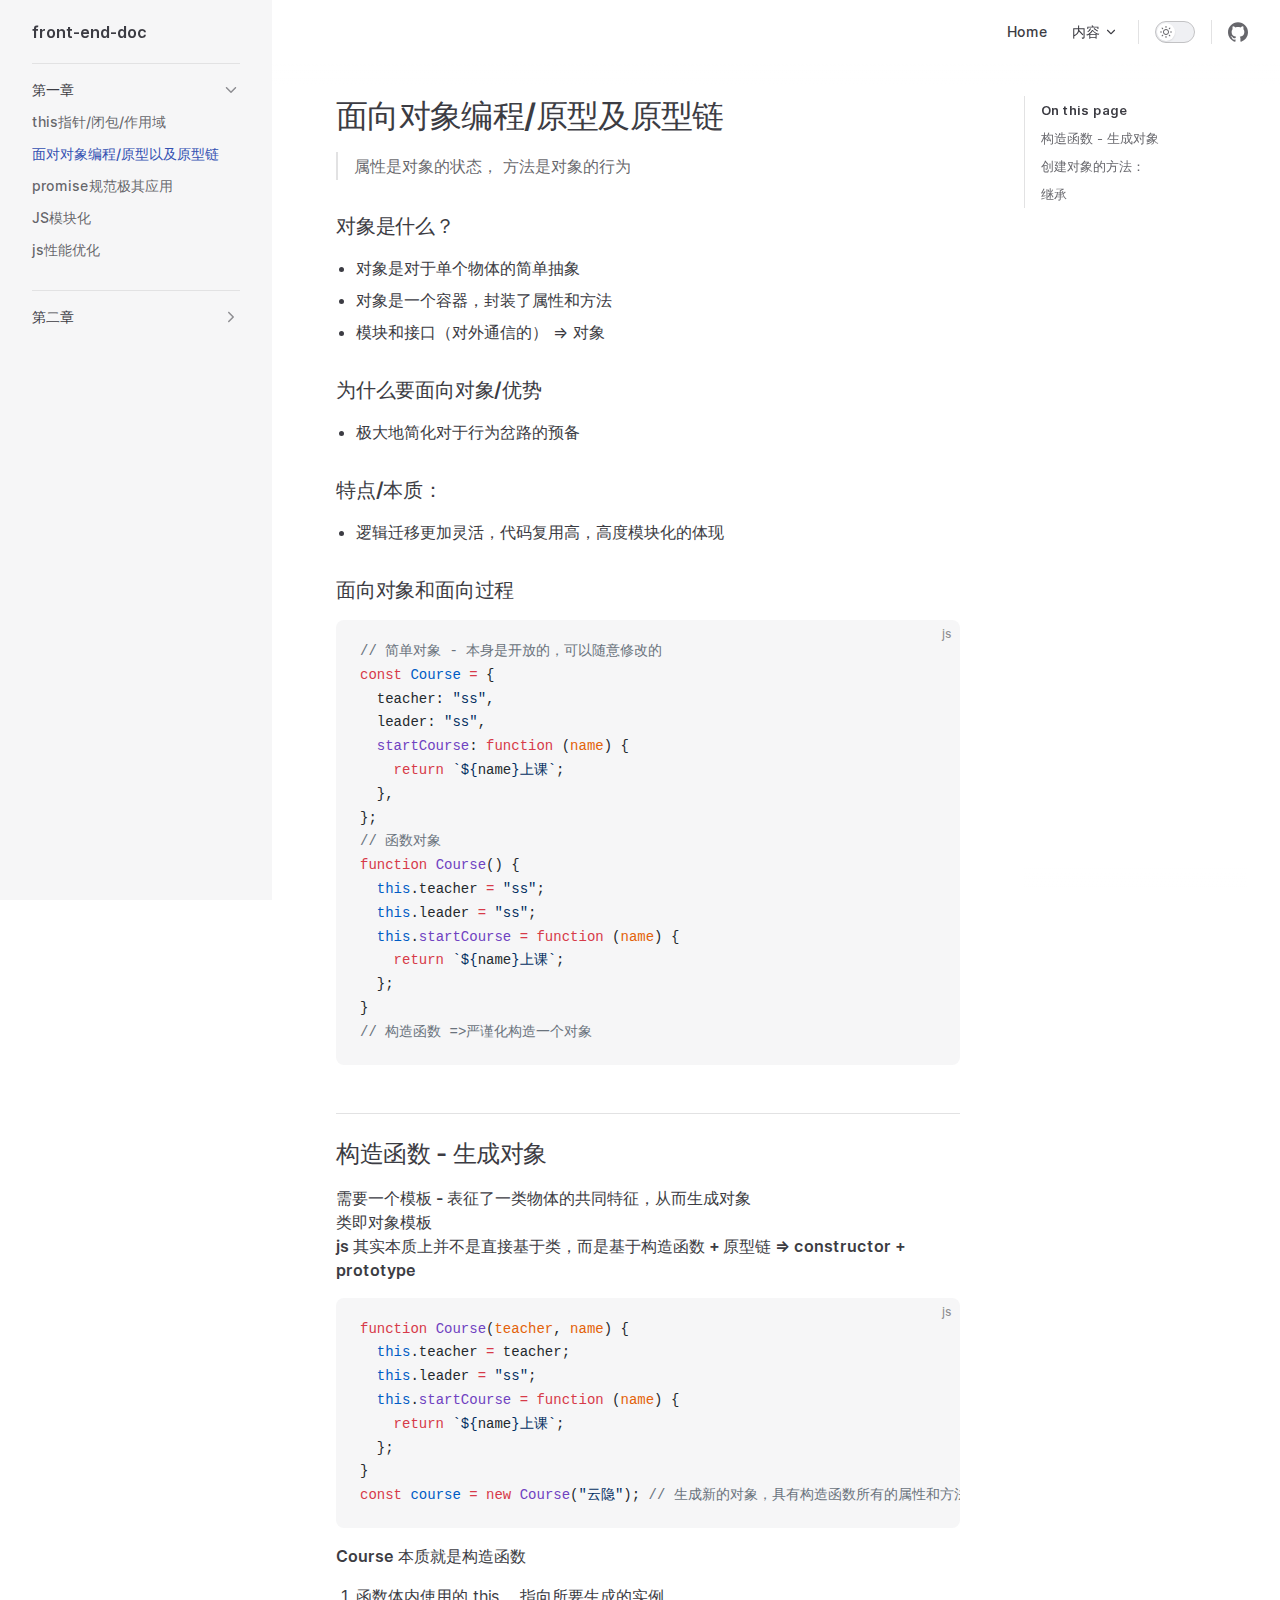
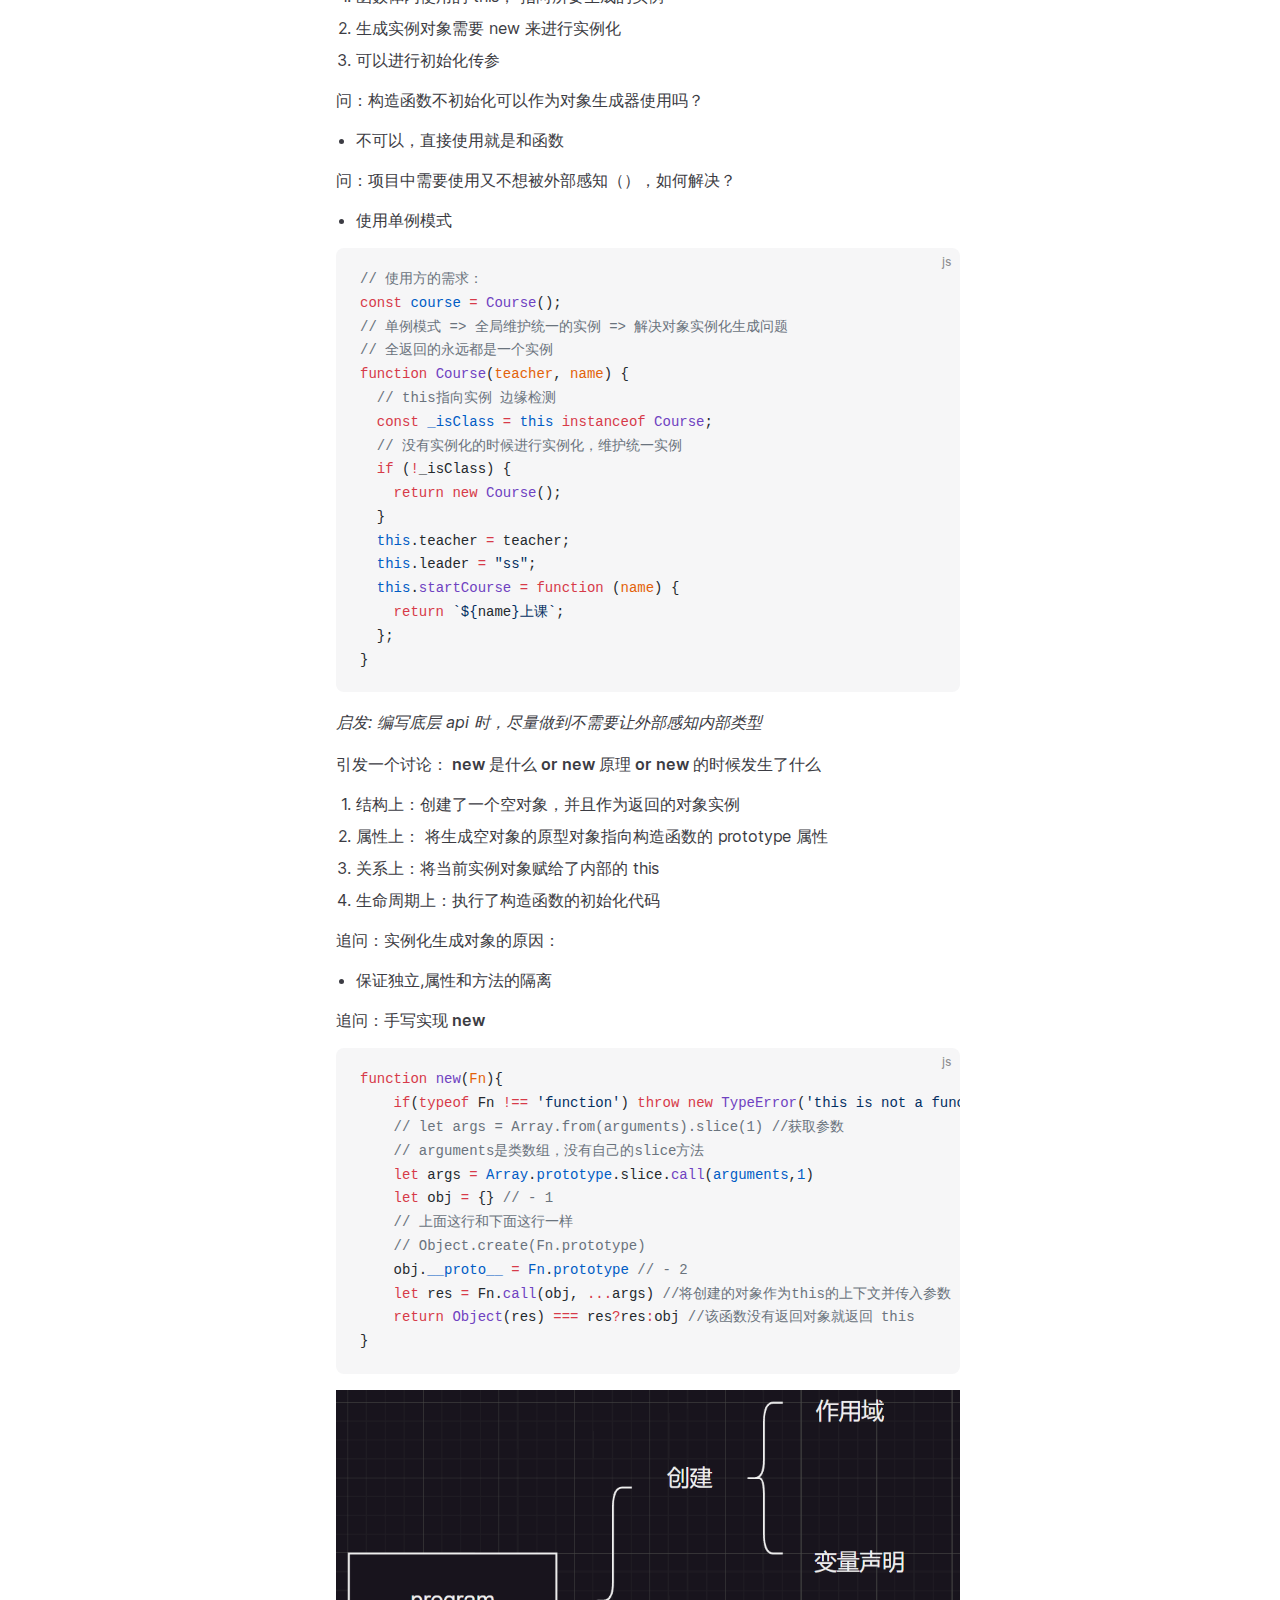
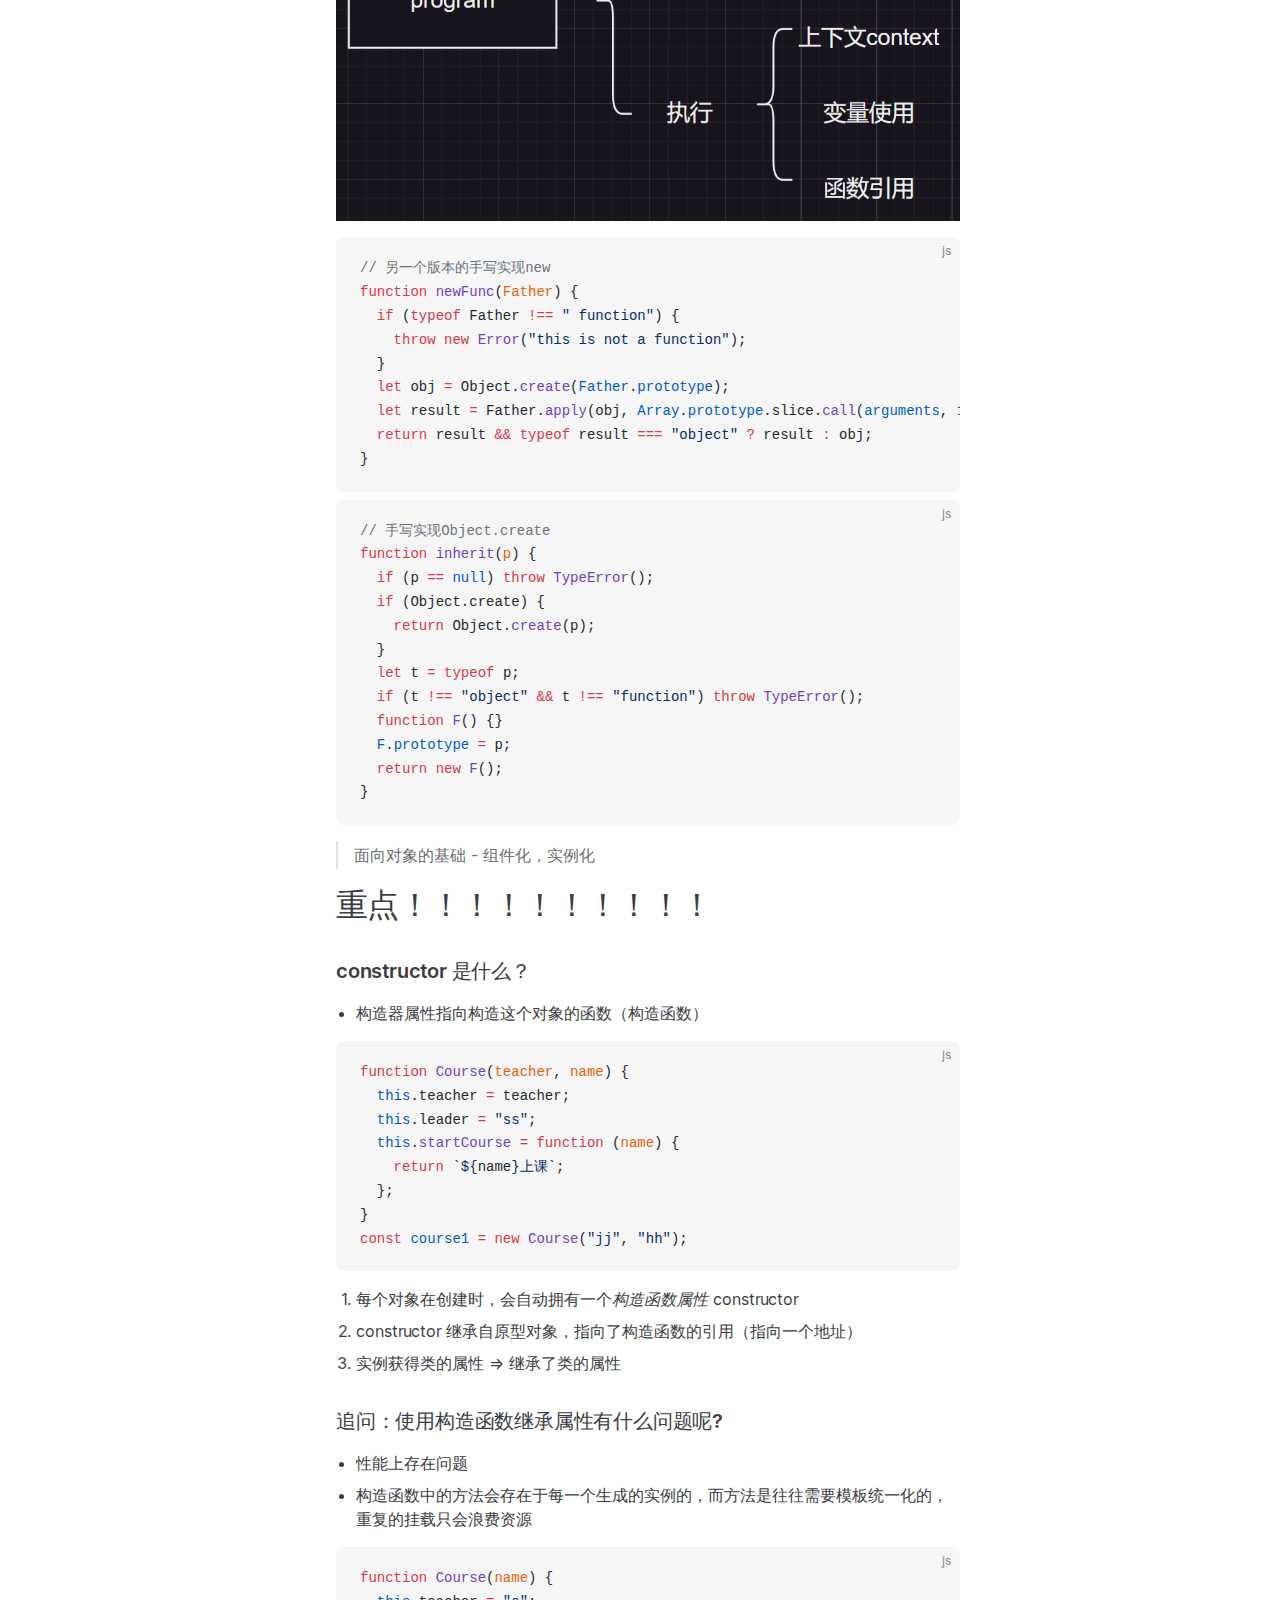
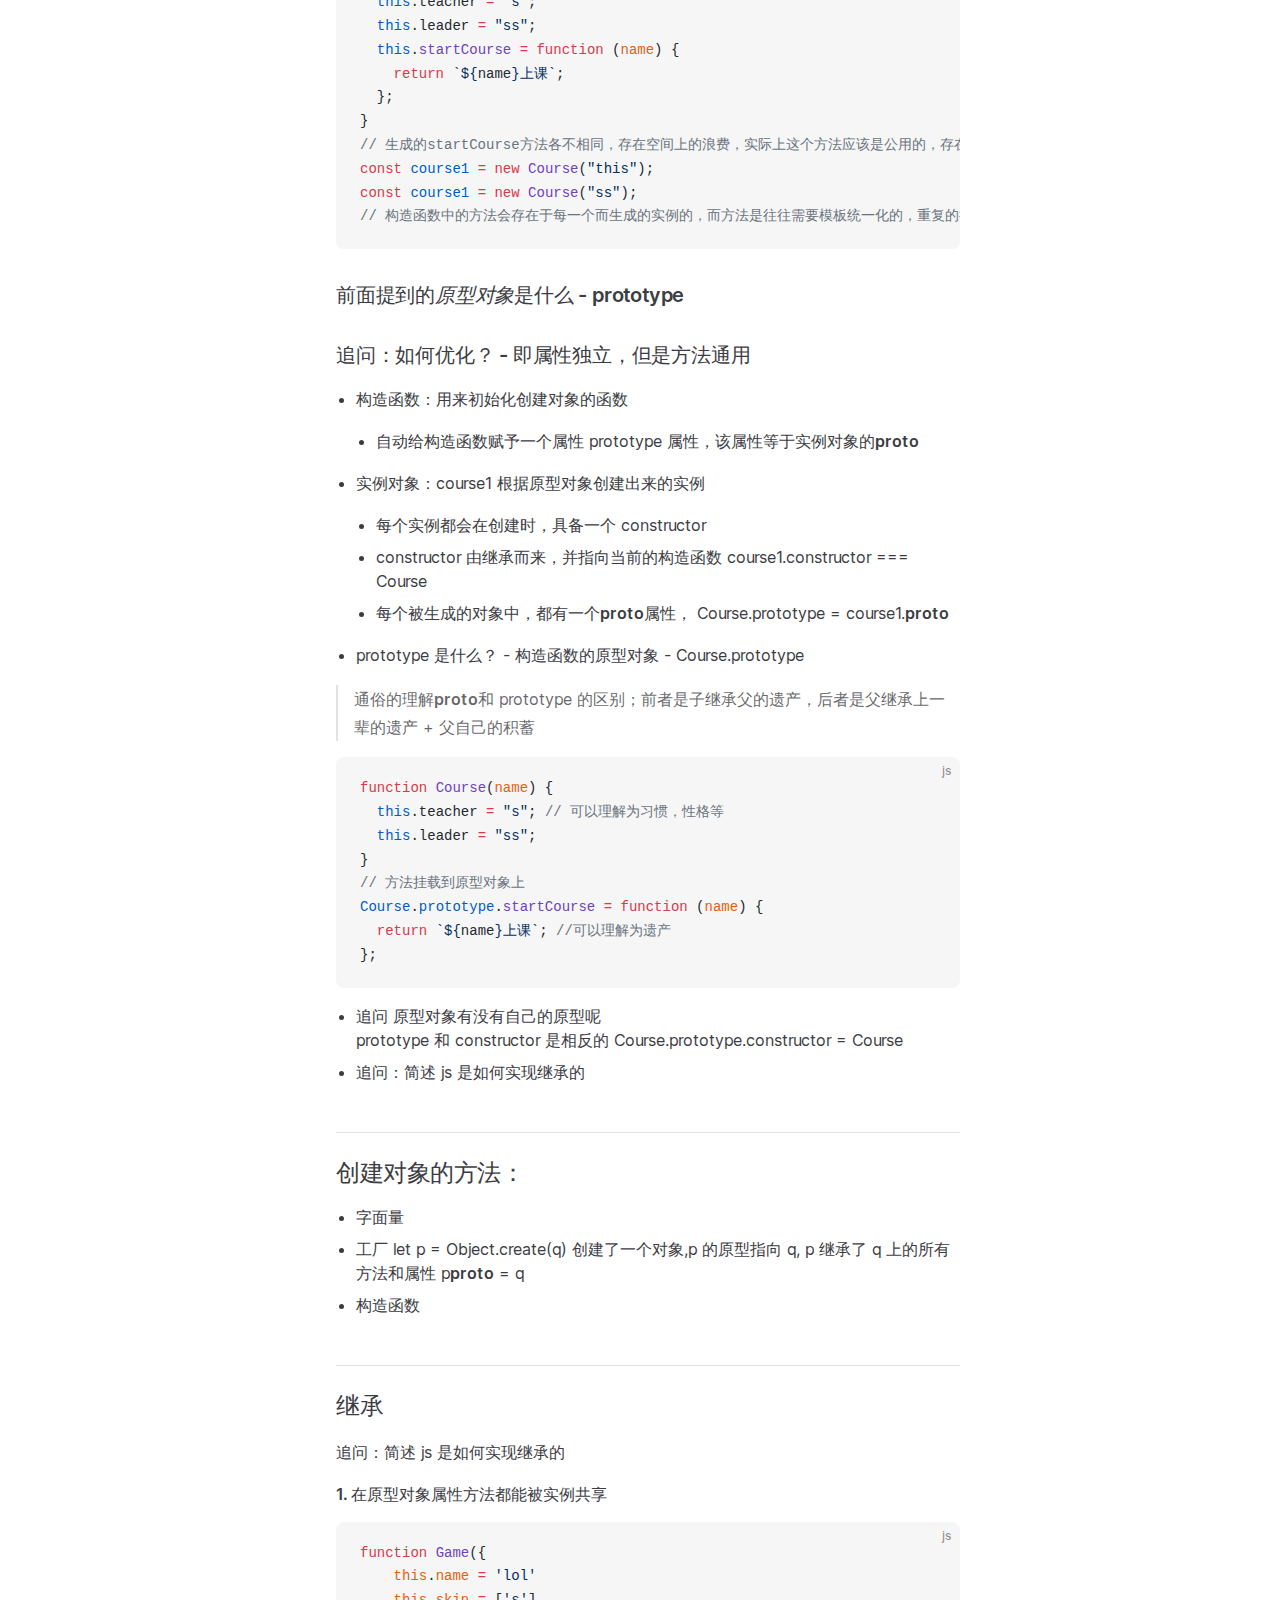
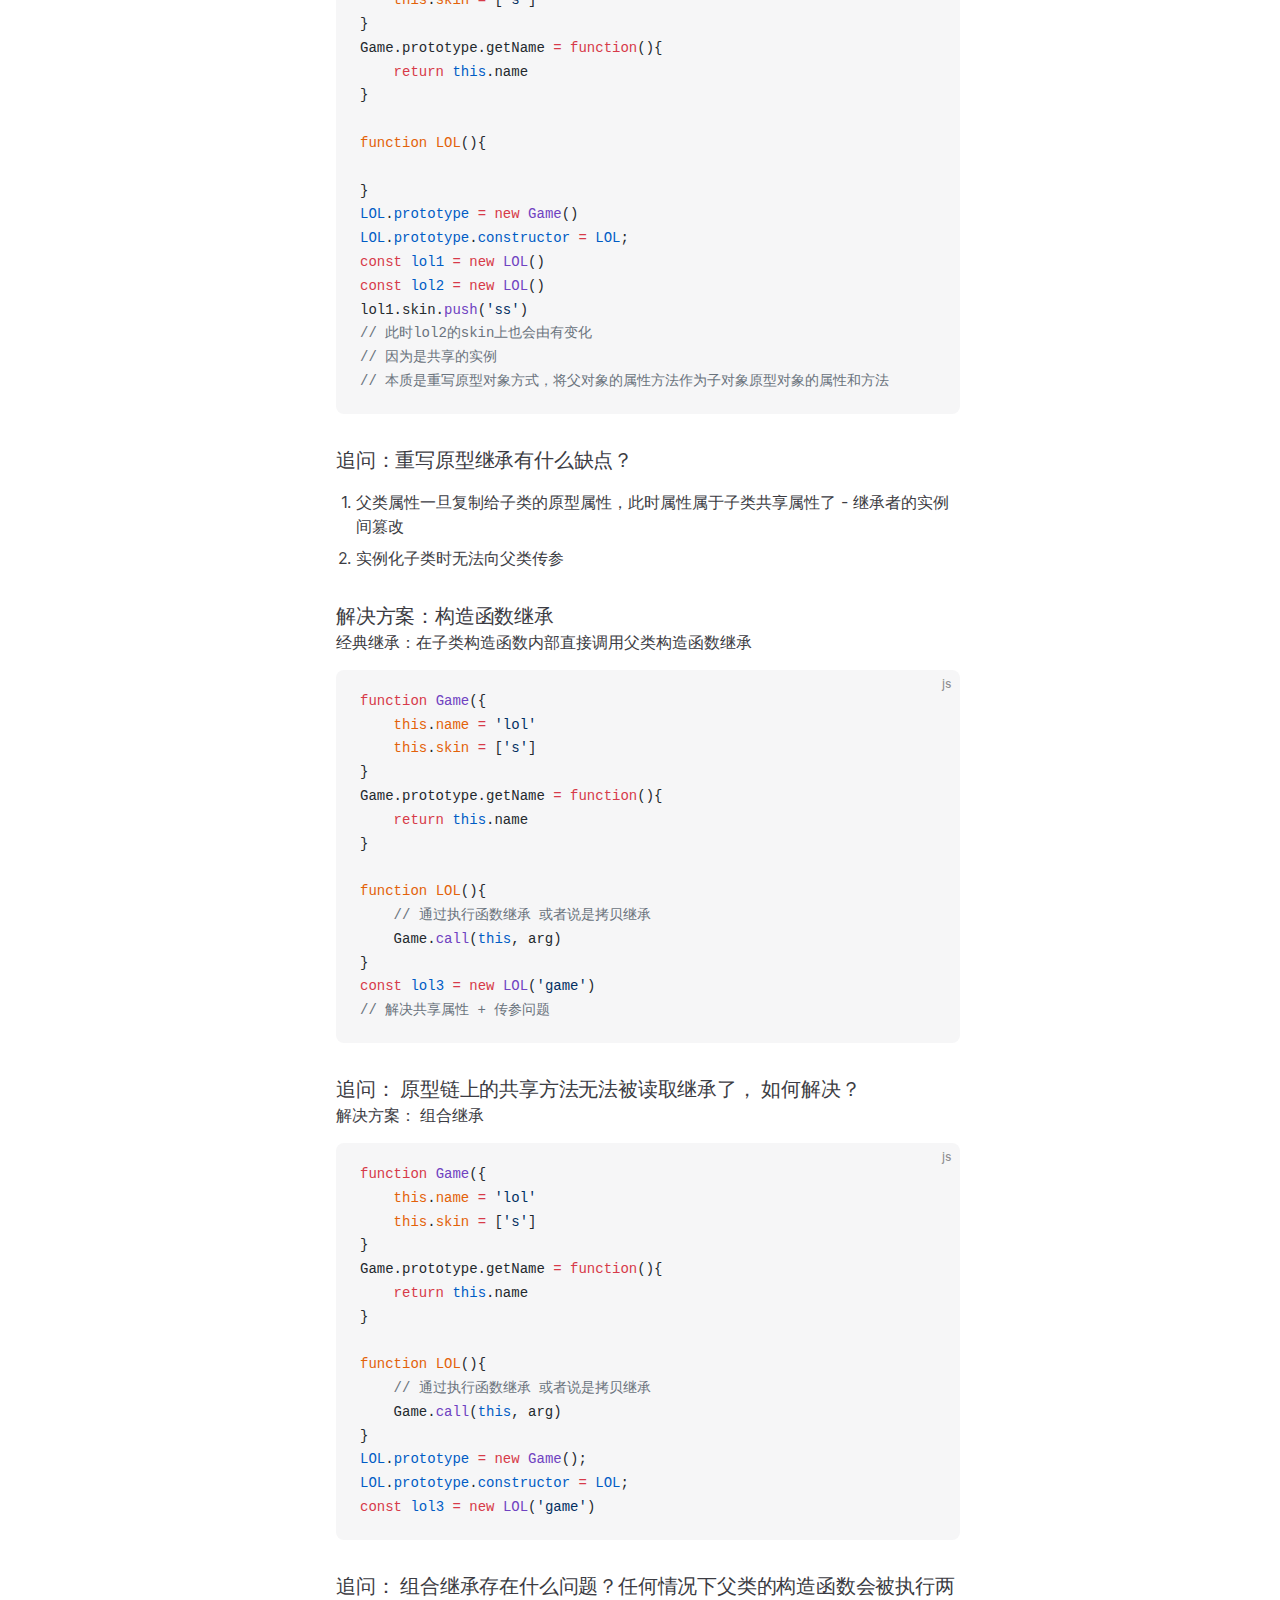
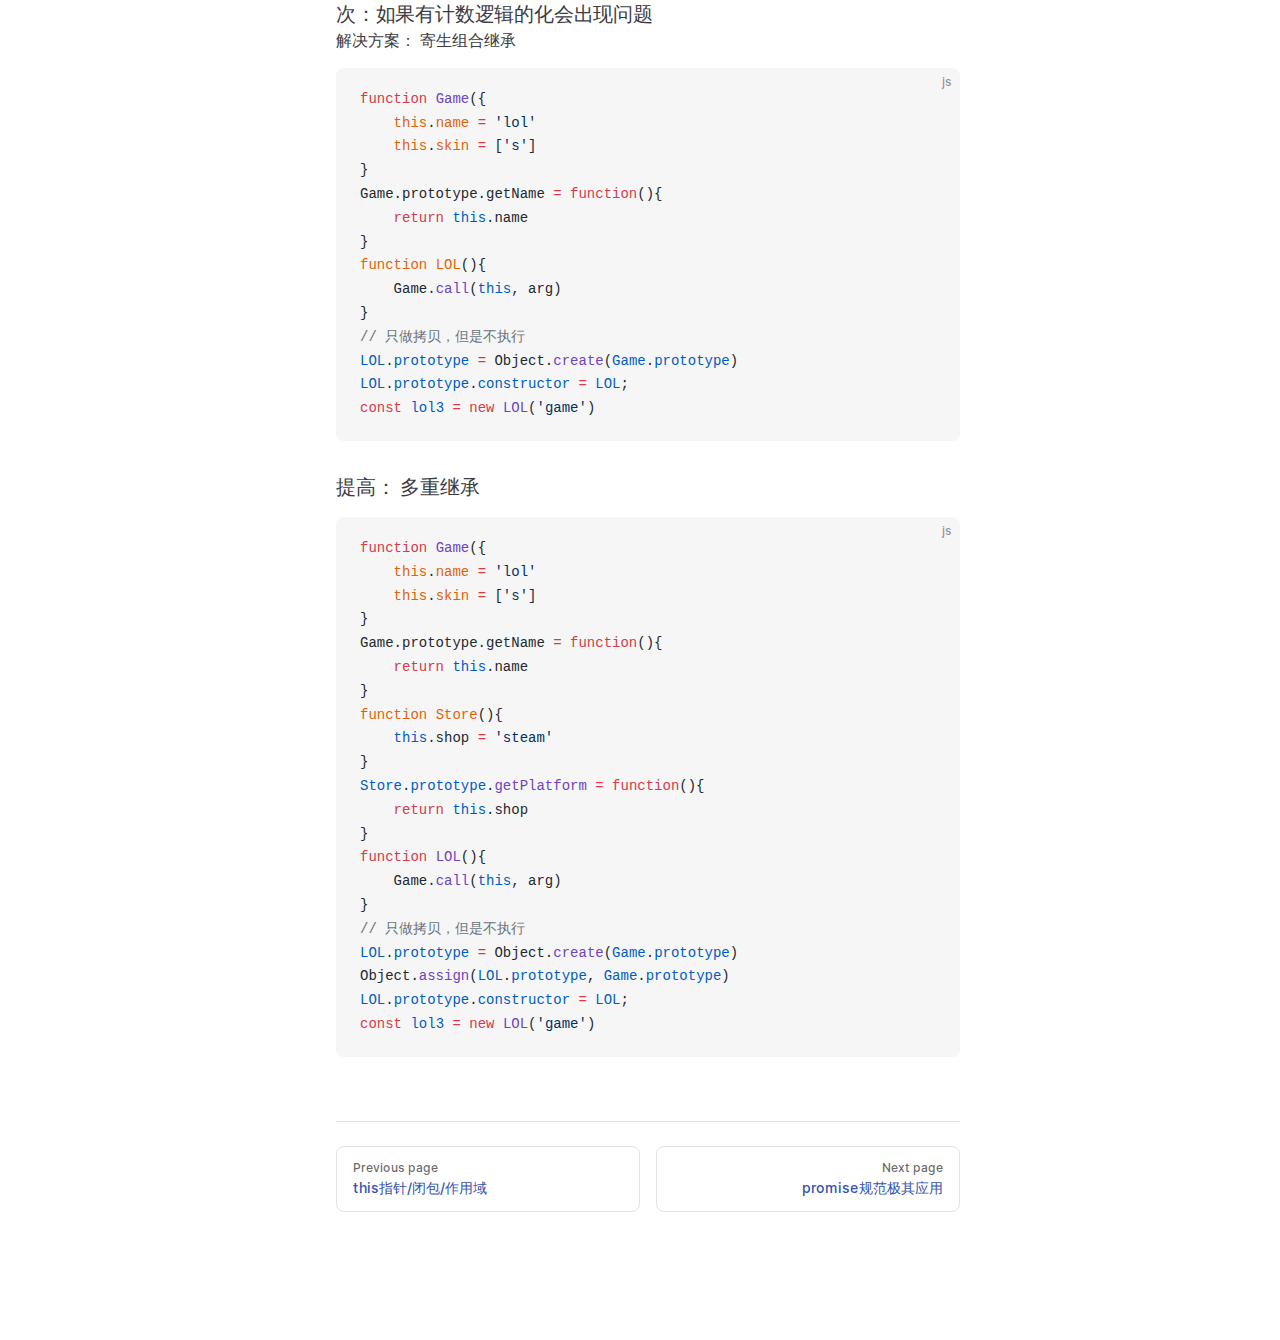
<file: zhaowa/面对对象编程-原型以及原型链.html>
<!DOCTYPE html>
<html lang="en-US" dir="ltr">
  <head>
    <meta charset="utf-8">
    <meta name="viewport" content="width=device-width,initial-scale=1">
    <title>面向对象编程/原型及原型链 | front-end-doc</title>
    <meta name="description" content="前端相关知识点和爪哇课程相关笔记">
    <meta name="generator" content="VitePress v1.0.0-rc.29">
    <link rel="preload stylesheet" href="/assets/style.YaifAsS7.css" as="style">
    
    <script type="module" src="/assets/app.BZnDgqKj.js"></script>
    <link rel="preload" href="/assets/inter-roman-latin.bvIUbFQP.woff2" as="font" type="font/woff2" crossorigin="">
    <link rel="modulepreload" href="/assets/chunks/framework.LBXiIpgL.js">
    <link rel="modulepreload" href="/assets/chunks/theme.0xuRr5Ra.js">
    <link rel="modulepreload" href="/assets/chunks/image.S6UUPbZs.js">
    <link rel="modulepreload" href="/assets/zhaowa_面对对象编程-原型以及原型链.md.72qo2Y7C.lean.js">
    <link rel="icon" href="/logoIcon.png">
    <link rel="preconnect" href="https://fonts.googleapis.com">
    <link rel="preconnect" href="https://fonts.gstatic.com" crossorigin="">
    <link href="https://fonts.googleapis.com/css2?family=Roboto&amp;display=swap" rel="stylesheet">
    <link rel="stylesheet" href="https://cdn.jsdelivr.net/npm/@fancyapps/ui/dist/fancybox.css">
    <script src="https://cdn.jsdelivr.net/npm/@fancyapps/ui@4.0/dist/fancybox.umd.js"></script>
    <script id="check-dark-mode">(()=>{const e=localStorage.getItem("vitepress-theme-appearance")||"auto",a=window.matchMedia("(prefers-color-scheme: dark)").matches;(!e||e==="auto"?a:e==="dark")&&document.documentElement.classList.add("dark")})();</script>
    <script id="check-mac-os">document.documentElement.classList.toggle("mac",/Mac|iPhone|iPod|iPad/i.test(navigator.platform));</script>
  </head>
  <body>
    <div id="app"><div class="Layout" data-v-adec1f40><!--[--><!--]--><!--[--><span tabindex="-1" data-v-a87c9c2a></span><a href="#VPContent" class="VPSkipLink visually-hidden" data-v-a87c9c2a> Skip to content </a><!--]--><!----><header class="VPNav" data-v-adec1f40 data-v-9fe49155><div class="VPNavBar has-sidebar" data-v-9fe49155 data-v-32b77f8b><div class="container" data-v-32b77f8b><div class="title" data-v-32b77f8b><div class="VPNavBarTitle has-sidebar" data-v-32b77f8b data-v-42671280><a class="title" href="/" data-v-42671280><!--[--><!--]--><!----><!--[-->front-end-doc<!--]--><!--[--><!--]--></a></div></div><div class="content" data-v-32b77f8b><div class="curtain" data-v-32b77f8b></div><div class="content-body" data-v-32b77f8b><!--[--><!--]--><div class="VPNavBarSearch search" data-v-32b77f8b><!----></div><nav aria-labelledby="main-nav-aria-label" class="VPNavBarMenu menu" data-v-32b77f8b data-v-60064006><span id="main-nav-aria-label" class="visually-hidden" data-v-60064006>Main Navigation</span><!--[--><!--[--><a class="VPLink link VPNavBarMenuLink" href="/" tabindex="0" data-v-60064006 data-v-667d81be><!--[--><span data-v-667d81be>Home</span><!--]--></a><!--]--><!--[--><div class="VPFlyout VPNavBarMenuGroup" data-v-60064006 data-v-1582ad74><button type="button" class="button" aria-haspopup="true" aria-expanded="false" data-v-1582ad74><span class="text" data-v-1582ad74><!----><span data-v-1582ad74>内容</span><svg xmlns="http://www.w3.org/2000/svg" aria-hidden="true" focusable="false" viewbox="0 0 24 24" class="text-icon" data-v-1582ad74><path d="M12,16c-0.3,0-0.5-0.1-0.7-0.3l-6-6c-0.4-0.4-0.4-1,0-1.4s1-0.4,1.4,0l5.3,5.3l5.3-5.3c0.4-0.4,1-0.4,1.4,0s0.4,1,0,1.4l-6,6C12.5,15.9,12.3,16,12,16z"></path></svg></span></button><div class="menu" data-v-1582ad74><div class="VPMenu" data-v-1582ad74 data-v-504e7144><div class="items" data-v-504e7144><!--[--><!--[--><div class="VPMenuLink" data-v-504e7144 data-v-102e8ef3><a class="VPLink link" href="/zhaowa/this%E6%8C%87%E9%92%88-%E9%97%AD%E5%8C%85-%E4%BD%9C%E7%94%A8%E5%9F%9F.html" data-v-102e8ef3><!--[-->爪哇前端课程学习笔记<!--]--></a></div><!--]--><!--]--></div><!--[--><!--]--></div></div></div><!--]--><!--]--></nav><!----><div class="VPNavBarAppearance appearance" data-v-32b77f8b data-v-3d779dbb><button class="VPSwitch VPSwitchAppearance" type="button" role="switch" title="Switch to dark theme" aria-checked="false" data-v-3d779dbb data-v-ce6357a8 data-v-c84c1cab><span class="check" data-v-c84c1cab><span class="icon" data-v-c84c1cab><!--[--><svg xmlns="http://www.w3.org/2000/svg" aria-hidden="true" focusable="false" viewbox="0 0 24 24" class="sun" data-v-ce6357a8><path d="M12,18c-3.3,0-6-2.7-6-6s2.7-6,6-6s6,2.7,6,6S15.3,18,12,18zM12,8c-2.2,0-4,1.8-4,4c0,2.2,1.8,4,4,4c2.2,0,4-1.8,4-4C16,9.8,14.2,8,12,8z"></path><path d="M12,4c-0.6,0-1-0.4-1-1V1c0-0.6,0.4-1,1-1s1,0.4,1,1v2C13,3.6,12.6,4,12,4z"></path><path d="M12,24c-0.6,0-1-0.4-1-1v-2c0-0.6,0.4-1,1-1s1,0.4,1,1v2C13,23.6,12.6,24,12,24z"></path><path d="M5.6,6.6c-0.3,0-0.5-0.1-0.7-0.3L3.5,4.9c-0.4-0.4-0.4-1,0-1.4s1-0.4,1.4,0l1.4,1.4c0.4,0.4,0.4,1,0,1.4C6.2,6.5,5.9,6.6,5.6,6.6z"></path><path d="M19.8,20.8c-0.3,0-0.5-0.1-0.7-0.3l-1.4-1.4c-0.4-0.4-0.4-1,0-1.4s1-0.4,1.4,0l1.4,1.4c0.4,0.4,0.4,1,0,1.4C20.3,20.7,20,20.8,19.8,20.8z"></path><path d="M3,13H1c-0.6,0-1-0.4-1-1s0.4-1,1-1h2c0.6,0,1,0.4,1,1S3.6,13,3,13z"></path><path d="M23,13h-2c-0.6,0-1-0.4-1-1s0.4-1,1-1h2c0.6,0,1,0.4,1,1S23.6,13,23,13z"></path><path d="M4.2,20.8c-0.3,0-0.5-0.1-0.7-0.3c-0.4-0.4-0.4-1,0-1.4l1.4-1.4c0.4-0.4,1-0.4,1.4,0s0.4,1,0,1.4l-1.4,1.4C4.7,20.7,4.5,20.8,4.2,20.8z"></path><path d="M18.4,6.6c-0.3,0-0.5-0.1-0.7-0.3c-0.4-0.4-0.4-1,0-1.4l1.4-1.4c0.4-0.4,1-0.4,1.4,0s0.4,1,0,1.4l-1.4,1.4C18.9,6.5,18.6,6.6,18.4,6.6z"></path></svg><svg xmlns="http://www.w3.org/2000/svg" aria-hidden="true" focusable="false" viewbox="0 0 24 24" class="moon" data-v-ce6357a8><path d="M12.1,22c-0.3,0-0.6,0-0.9,0c-5.5-0.5-9.5-5.4-9-10.9c0.4-4.8,4.2-8.6,9-9c0.4,0,0.8,0.2,1,0.5c0.2,0.3,0.2,0.8-0.1,1.1c-2,2.7-1.4,6.4,1.3,8.4c2.1,1.6,5,1.6,7.1,0c0.3-0.2,0.7-0.3,1.1-0.1c0.3,0.2,0.5,0.6,0.5,1c-0.2,2.7-1.5,5.1-3.6,6.8C16.6,21.2,14.4,22,12.1,22zM9.3,4.4c-2.9,1-5,3.6-5.2,6.8c-0.4,4.4,2.8,8.3,7.2,8.7c2.1,0.2,4.2-0.4,5.8-1.8c1.1-0.9,1.9-2.1,2.4-3.4c-2.5,0.9-5.3,0.5-7.5-1.1C9.2,11.4,8.1,7.7,9.3,4.4z"></path></svg><!--]--></span></span></button></div><div class="VPSocialLinks VPNavBarSocialLinks social-links" data-v-32b77f8b data-v-3156eb2e data-v-07ab6f47><!--[--><a class="VPSocialLink no-icon" href="https://github.com/rainbowchenx/rainbowchenx.github.io" aria-label="github" target="_blank" rel="noopener" data-v-07ab6f47 data-v-e5b0eb89><svg role="img" viewBox="0 0 24 24" xmlns="http://www.w3.org/2000/svg"><title>GitHub</title><path d="M12 .297c-6.63 0-12 5.373-12 12 0 5.303 3.438 9.8 8.205 11.385.6.113.82-.258.82-.577 0-.285-.01-1.04-.015-2.04-3.338.724-4.042-1.61-4.042-1.61C4.422 18.07 3.633 17.7 3.633 17.7c-1.087-.744.084-.729.084-.729 1.205.084 1.838 1.236 1.838 1.236 1.07 1.835 2.809 1.305 3.495.998.108-.776.417-1.305.76-1.605-2.665-.3-5.466-1.332-5.466-5.93 0-1.31.465-2.38 1.235-3.22-.135-.303-.54-1.523.105-3.176 0 0 1.005-.322 3.3 1.23.96-.267 1.98-.399 3-.405 1.02.006 2.04.138 3 .405 2.28-1.552 3.285-1.23 3.285-1.23.645 1.653.24 2.873.12 3.176.765.84 1.23 1.91 1.23 3.22 0 4.61-2.805 5.625-5.475 5.92.42.36.81 1.096.81 2.22 0 1.606-.015 2.896-.015 3.286 0 .315.21.69.825.57C20.565 22.092 24 17.592 24 12.297c0-6.627-5.373-12-12-12"/></svg></a><!--]--></div><div class="VPFlyout VPNavBarExtra extra" data-v-32b77f8b data-v-05318c2f data-v-1582ad74><button type="button" class="button" aria-haspopup="true" aria-expanded="false" aria-label="extra navigation" data-v-1582ad74><svg xmlns="http://www.w3.org/2000/svg" aria-hidden="true" focusable="false" viewbox="0 0 24 24" class="icon" data-v-1582ad74><circle cx="12" cy="12" r="2"></circle><circle cx="19" cy="12" r="2"></circle><circle cx="5" cy="12" r="2"></circle></svg></button><div class="menu" data-v-1582ad74><div class="VPMenu" data-v-1582ad74 data-v-504e7144><!----><!--[--><!--[--><!----><div class="group" data-v-05318c2f><div class="item appearance" data-v-05318c2f><p class="label" data-v-05318c2f>Appearance</p><div class="appearance-action" data-v-05318c2f><button class="VPSwitch VPSwitchAppearance" type="button" role="switch" title="Switch to dark theme" aria-checked="false" data-v-05318c2f data-v-ce6357a8 data-v-c84c1cab><span class="check" data-v-c84c1cab><span class="icon" data-v-c84c1cab><!--[--><svg xmlns="http://www.w3.org/2000/svg" aria-hidden="true" focusable="false" viewbox="0 0 24 24" class="sun" data-v-ce6357a8><path d="M12,18c-3.3,0-6-2.7-6-6s2.7-6,6-6s6,2.7,6,6S15.3,18,12,18zM12,8c-2.2,0-4,1.8-4,4c0,2.2,1.8,4,4,4c2.2,0,4-1.8,4-4C16,9.8,14.2,8,12,8z"></path><path d="M12,4c-0.6,0-1-0.4-1-1V1c0-0.6,0.4-1,1-1s1,0.4,1,1v2C13,3.6,12.6,4,12,4z"></path><path d="M12,24c-0.6,0-1-0.4-1-1v-2c0-0.6,0.4-1,1-1s1,0.4,1,1v2C13,23.6,12.6,24,12,24z"></path><path d="M5.6,6.6c-0.3,0-0.5-0.1-0.7-0.3L3.5,4.9c-0.4-0.4-0.4-1,0-1.4s1-0.4,1.4,0l1.4,1.4c0.4,0.4,0.4,1,0,1.4C6.2,6.5,5.9,6.6,5.6,6.6z"></path><path d="M19.8,20.8c-0.3,0-0.5-0.1-0.7-0.3l-1.4-1.4c-0.4-0.4-0.4-1,0-1.4s1-0.4,1.4,0l1.4,1.4c0.4,0.4,0.4,1,0,1.4C20.3,20.7,20,20.8,19.8,20.8z"></path><path d="M3,13H1c-0.6,0-1-0.4-1-1s0.4-1,1-1h2c0.6,0,1,0.4,1,1S3.6,13,3,13z"></path><path d="M23,13h-2c-0.6,0-1-0.4-1-1s0.4-1,1-1h2c0.6,0,1,0.4,1,1S23.6,13,23,13z"></path><path d="M4.2,20.8c-0.3,0-0.5-0.1-0.7-0.3c-0.4-0.4-0.4-1,0-1.4l1.4-1.4c0.4-0.4,1-0.4,1.4,0s0.4,1,0,1.4l-1.4,1.4C4.7,20.7,4.5,20.8,4.2,20.8z"></path><path d="M18.4,6.6c-0.3,0-0.5-0.1-0.7-0.3c-0.4-0.4-0.4-1,0-1.4l1.4-1.4c0.4-0.4,1-0.4,1.4,0s0.4,1,0,1.4l-1.4,1.4C18.9,6.5,18.6,6.6,18.4,6.6z"></path></svg><svg xmlns="http://www.w3.org/2000/svg" aria-hidden="true" focusable="false" viewbox="0 0 24 24" class="moon" data-v-ce6357a8><path d="M12.1,22c-0.3,0-0.6,0-0.9,0c-5.5-0.5-9.5-5.4-9-10.9c0.4-4.8,4.2-8.6,9-9c0.4,0,0.8,0.2,1,0.5c0.2,0.3,0.2,0.8-0.1,1.1c-2,2.7-1.4,6.4,1.3,8.4c2.1,1.6,5,1.6,7.1,0c0.3-0.2,0.7-0.3,1.1-0.1c0.3,0.2,0.5,0.6,0.5,1c-0.2,2.7-1.5,5.1-3.6,6.8C16.6,21.2,14.4,22,12.1,22zM9.3,4.4c-2.9,1-5,3.6-5.2,6.8c-0.4,4.4,2.8,8.3,7.2,8.7c2.1,0.2,4.2-0.4,5.8-1.8c1.1-0.9,1.9-2.1,2.4-3.4c-2.5,0.9-5.3,0.5-7.5-1.1C9.2,11.4,8.1,7.7,9.3,4.4z"></path></svg><!--]--></span></span></button></div></div></div><div class="group" data-v-05318c2f><div class="item social-links" data-v-05318c2f><div class="VPSocialLinks social-links-list" data-v-05318c2f data-v-07ab6f47><!--[--><a class="VPSocialLink no-icon" href="https://github.com/rainbowchenx/rainbowchenx.github.io" aria-label="github" target="_blank" rel="noopener" data-v-07ab6f47 data-v-e5b0eb89><svg role="img" viewBox="0 0 24 24" xmlns="http://www.w3.org/2000/svg"><title>GitHub</title><path d="M12 .297c-6.63 0-12 5.373-12 12 0 5.303 3.438 9.8 8.205 11.385.6.113.82-.258.82-.577 0-.285-.01-1.04-.015-2.04-3.338.724-4.042-1.61-4.042-1.61C4.422 18.07 3.633 17.7 3.633 17.7c-1.087-.744.084-.729.084-.729 1.205.084 1.838 1.236 1.838 1.236 1.07 1.835 2.809 1.305 3.495.998.108-.776.417-1.305.76-1.605-2.665-.3-5.466-1.332-5.466-5.93 0-1.31.465-2.38 1.235-3.22-.135-.303-.54-1.523.105-3.176 0 0 1.005-.322 3.3 1.23.96-.267 1.98-.399 3-.405 1.02.006 2.04.138 3 .405 2.28-1.552 3.285-1.23 3.285-1.23.645 1.653.24 2.873.12 3.176.765.84 1.23 1.91 1.23 3.22 0 4.61-2.805 5.625-5.475 5.92.42.36.81 1.096.81 2.22 0 1.606-.015 2.896-.015 3.286 0 .315.21.69.825.57C20.565 22.092 24 17.592 24 12.297c0-6.627-5.373-12-12-12"/></svg></a><!--]--></div></div></div><!--]--><!--]--></div></div></div><!--[--><!--]--><button type="button" class="VPNavBarHamburger hamburger" aria-label="mobile navigation" aria-expanded="false" aria-controls="VPNavScreen" data-v-32b77f8b data-v-f3104a7f><span class="container" data-v-f3104a7f><span class="top" data-v-f3104a7f></span><span class="middle" data-v-f3104a7f></span><span class="bottom" data-v-f3104a7f></span></span></button></div></div></div></div><!----></header><div class="VPLocalNav reached-top" data-v-adec1f40 data-v-47295488><button class="menu" aria-expanded="false" aria-controls="VPSidebarNav" data-v-47295488><svg xmlns="http://www.w3.org/2000/svg" aria-hidden="true" focusable="false" viewbox="0 0 24 24" class="menu-icon" data-v-47295488><path d="M17,11H3c-0.6,0-1-0.4-1-1s0.4-1,1-1h14c0.6,0,1,0.4,1,1S17.6,11,17,11z"></path><path d="M21,7H3C2.4,7,2,6.6,2,6s0.4-1,1-1h18c0.6,0,1,0.4,1,1S21.6,7,21,7z"></path><path d="M21,15H3c-0.6,0-1-0.4-1-1s0.4-1,1-1h18c0.6,0,1,0.4,1,1S21.6,15,21,15z"></path><path d="M17,19H3c-0.6,0-1-0.4-1-1s0.4-1,1-1h14c0.6,0,1,0.4,1,1S17.6,19,17,19z"></path></svg><span class="menu-text" data-v-47295488>Menu</span></button><div class="VPLocalNavOutlineDropdown" style="--vp-vh:0px;" data-v-47295488 data-v-ee3ec388><button data-v-ee3ec388>Return to top</button><!----></div></div><aside class="VPSidebar" data-v-adec1f40 data-v-31416dd5><div class="curtain" data-v-31416dd5></div><nav class="nav" id="VPSidebarNav" aria-labelledby="sidebar-aria-label" tabindex="-1" data-v-31416dd5><span class="visually-hidden" id="sidebar-aria-label" data-v-31416dd5> Sidebar Navigation </span><!--[--><!--]--><!--[--><div class="group" data-v-31416dd5><section class="VPSidebarItem level-0 collapsible has-active" data-v-31416dd5 data-v-2f3d2c1e><div class="item" role="button" tabindex="0" data-v-2f3d2c1e><div class="indicator" data-v-2f3d2c1e></div><h2 class="text" data-v-2f3d2c1e>第一章</h2><div class="caret" role="button" aria-label="toggle section" tabindex="0" data-v-2f3d2c1e><svg xmlns="http://www.w3.org/2000/svg" aria-hidden="true" focusable="false" viewbox="0 0 24 24" class="caret-icon" data-v-2f3d2c1e><path d="M9,19c-0.3,0-0.5-0.1-0.7-0.3c-0.4-0.4-0.4-1,0-1.4l5.3-5.3L8.3,6.7c-0.4-0.4-0.4-1,0-1.4s1-0.4,1.4,0l6,6c0.4,0.4,0.4,1,0,1.4l-6,6C9.5,18.9,9.3,19,9,19z"></path></svg></div></div><div class="items" data-v-2f3d2c1e><!--[--><div class="VPSidebarItem level-1 is-link" data-v-2f3d2c1e data-v-2f3d2c1e><div class="item" data-v-2f3d2c1e><div class="indicator" data-v-2f3d2c1e></div><a class="VPLink link link" href="/zhaowa/this%E6%8C%87%E9%92%88-%E9%97%AD%E5%8C%85-%E4%BD%9C%E7%94%A8%E5%9F%9F.html" data-v-2f3d2c1e><!--[--><p class="text" data-v-2f3d2c1e>this指针/闭包/作用域</p><!--]--></a><!----></div><!----></div><div class="VPSidebarItem level-1 is-link" data-v-2f3d2c1e data-v-2f3d2c1e><div class="item" data-v-2f3d2c1e><div class="indicator" data-v-2f3d2c1e></div><a class="VPLink link link" href="/zhaowa/%E9%9D%A2%E5%AF%B9%E5%AF%B9%E8%B1%A1%E7%BC%96%E7%A8%8B-%E5%8E%9F%E5%9E%8B%E4%BB%A5%E5%8F%8A%E5%8E%9F%E5%9E%8B%E9%93%BE.html" data-v-2f3d2c1e><!--[--><p class="text" data-v-2f3d2c1e>面对对象编程/原型以及原型链</p><!--]--></a><!----></div><!----></div><div class="VPSidebarItem level-1 is-link" data-v-2f3d2c1e data-v-2f3d2c1e><div class="item" data-v-2f3d2c1e><div class="indicator" data-v-2f3d2c1e></div><a class="VPLink link link" href="/zhaowa/promise%E8%A7%84%E8%8C%83%E6%9E%81%E5%85%B6%E5%BA%94%E7%94%A8.html" data-v-2f3d2c1e><!--[--><p class="text" data-v-2f3d2c1e>promise规范极其应用</p><!--]--></a><!----></div><!----></div><div class="VPSidebarItem level-1 is-link" data-v-2f3d2c1e data-v-2f3d2c1e><div class="item" data-v-2f3d2c1e><div class="indicator" data-v-2f3d2c1e></div><a class="VPLink link link" href="/zhaowa/JS%E6%A8%A1%E5%9D%97%E5%8C%96.html" data-v-2f3d2c1e><!--[--><p class="text" data-v-2f3d2c1e>JS模块化</p><!--]--></a><!----></div><!----></div><div class="VPSidebarItem level-1 is-link" data-v-2f3d2c1e data-v-2f3d2c1e><div class="item" data-v-2f3d2c1e><div class="indicator" data-v-2f3d2c1e></div><a class="VPLink link link" href="/zhaowa/js%E6%80%A7%E8%83%BD%E4%BC%98%E5%8C%96.html" data-v-2f3d2c1e><!--[--><p class="text" data-v-2f3d2c1e>js性能优化</p><!--]--></a><!----></div><!----></div><!--]--></div></section></div><div class="group" data-v-31416dd5><section class="VPSidebarItem level-0 collapsible collapsed" data-v-31416dd5 data-v-2f3d2c1e><div class="item" role="button" tabindex="0" data-v-2f3d2c1e><div class="indicator" data-v-2f3d2c1e></div><h2 class="text" data-v-2f3d2c1e>第二章</h2><div class="caret" role="button" aria-label="toggle section" tabindex="0" data-v-2f3d2c1e><svg xmlns="http://www.w3.org/2000/svg" aria-hidden="true" focusable="false" viewbox="0 0 24 24" class="caret-icon" data-v-2f3d2c1e><path d="M9,19c-0.3,0-0.5-0.1-0.7-0.3c-0.4-0.4-0.4-1,0-1.4l5.3-5.3L8.3,6.7c-0.4-0.4-0.4-1,0-1.4s1-0.4,1.4,0l6,6c0.4,0.4,0.4,1,0,1.4l-6,6C9.5,18.9,9.3,19,9,19z"></path></svg></div></div><div class="items" data-v-2f3d2c1e><!--[--><div class="VPSidebarItem level-1 is-link" data-v-2f3d2c1e data-v-2f3d2c1e><div class="item" data-v-2f3d2c1e><div class="indicator" data-v-2f3d2c1e></div><a class="VPLink link link" href="/markdown-examples.html" data-v-2f3d2c1e><!--[--><p class="text" data-v-2f3d2c1e>Markdown Examples</p><!--]--></a><!----></div><!----></div><div class="VPSidebarItem level-1 is-link" data-v-2f3d2c1e data-v-2f3d2c1e><div class="item" data-v-2f3d2c1e><div class="indicator" data-v-2f3d2c1e></div><a class="VPLink link link" href="/api-examples.html" data-v-2f3d2c1e><!--[--><p class="text" data-v-2f3d2c1e>Runtime API Examples</p><!--]--></a><!----></div><!----></div><div class="VPSidebarItem level-1 is-link" data-v-2f3d2c1e data-v-2f3d2c1e><div class="item" data-v-2f3d2c1e><div class="indicator" data-v-2f3d2c1e></div><a class="VPLink link link" href="/zhaowa/VUE%E5%9F%BA%E7%A1%80.html" data-v-2f3d2c1e><!--[--><p class="text" data-v-2f3d2c1e>VUE基础</p><!--]--></a><!----></div><!----></div><div class="VPSidebarItem level-1 is-link" data-v-2f3d2c1e data-v-2f3d2c1e><div class="item" data-v-2f3d2c1e><div class="indicator" data-v-2f3d2c1e></div><a class="VPLink link link" href="/zhaowa/VUE%E9%AB%98%E7%BA%A7.html" data-v-2f3d2c1e><!--[--><p class="text" data-v-2f3d2c1e>VUE高级</p><!--]--></a><!----></div><!----></div><div class="VPSidebarItem level-1 is-link" data-v-2f3d2c1e data-v-2f3d2c1e><div class="item" data-v-2f3d2c1e><div class="indicator" data-v-2f3d2c1e></div><a class="VPLink link link" href="/zhaowa/vue%E6%BA%90%E7%A0%81%E8%A7%A3%E6%9E%90.html" data-v-2f3d2c1e><!--[--><p class="text" data-v-2f3d2c1e>vue源码解析</p><!--]--></a><!----></div><!----></div><!--]--></div></section></div><!--]--><!--[--><!--]--></nav></aside><div class="VPContent has-sidebar" id="VPContent" data-v-adec1f40 data-v-fb742535><div class="VPDoc has-sidebar has-aside" data-v-fb742535 data-v-07a3ab8d><!--[--><!--]--><div class="container" data-v-07a3ab8d><div class="aside" data-v-07a3ab8d><div class="aside-curtain" data-v-07a3ab8d></div><div class="aside-container" data-v-07a3ab8d><div class="aside-content" data-v-07a3ab8d><div class="VPDocAside" data-v-07a3ab8d data-v-bfbc4556><!--[--><!--]--><!--[--><!--]--><div class="VPDocAsideOutline" role="navigation" data-v-bfbc4556 data-v-d93ac759><div class="content" data-v-d93ac759><div class="outline-marker" data-v-d93ac759></div><div class="outline-title" role="heading" aria-level="2" data-v-d93ac759>On this page</div><nav aria-labelledby="doc-outline-aria-label" data-v-d93ac759><span class="visually-hidden" id="doc-outline-aria-label" data-v-d93ac759> Table of Contents for current page </span><ul class="root" data-v-d93ac759 data-v-0ba9a4cd><!--[--><!--]--></ul></nav></div></div><!--[--><!--]--><div class="spacer" data-v-bfbc4556></div><!--[--><!--]--><!----><!--[--><!--]--><!--[--><!--]--></div></div></div></div><div class="content" data-v-07a3ab8d><div class="content-container" data-v-07a3ab8d><!--[--><!--]--><!----><main class="main" data-v-07a3ab8d><div style="position:relative;" class="vp-doc _zhaowa_%E9%9D%A2%E5%AF%B9%E5%AF%B9%E8%B1%A1%E7%BC%96%E7%A8%8B-%E5%8E%9F%E5%9E%8B%E4%BB%A5%E5%8F%8A%E5%8E%9F%E5%9E%8B%E9%93%BE" data-v-07a3ab8d><div><h1 id="面向对象编程-原型及原型链" tabindex="-1">面向对象编程/原型及原型链 <a class="header-anchor" href="#面向对象编程-原型及原型链" aria-label="Permalink to &quot;面向对象编程/原型及原型链&quot;">​</a></h1><blockquote><p>属性是对象的状态， 方法是对象的行为</p></blockquote><h3 id="对象是什么" tabindex="-1">对象是什么？ <a class="header-anchor" href="#对象是什么" aria-label="Permalink to &quot;对象是什么？&quot;">​</a></h3><ul><li>对象是对于单个物体的简单抽象</li><li>对象是一个容器，封装了属性和方法</li><li>模块和接口（对外通信的） =&gt; 对象</li></ul><h3 id="为什么要面向对象-优势" tabindex="-1">为什么要面向对象/优势 <a class="header-anchor" href="#为什么要面向对象-优势" aria-label="Permalink to &quot;为什么要面向对象/优势&quot;">​</a></h3><ul><li>极大地简化对于行为岔路的预备</li></ul><h3 id="特点-本质" tabindex="-1">特点/本质： <a class="header-anchor" href="#特点-本质" aria-label="Permalink to &quot;特点/本质：&quot;">​</a></h3><ul><li>逻辑迁移更加灵活，代码复用高，高度模块化的体现</li></ul><h3 id="面向对象和面向过程" tabindex="-1">面向对象和面向过程 <a class="header-anchor" href="#面向对象和面向过程" aria-label="Permalink to &quot;面向对象和面向过程&quot;">​</a></h3><div class="language-js vp-adaptive-theme"><button title="Copy Code" class="copy"></button><span class="lang">js</span><pre class="shiki github-dark vp-code-dark"><code><span class="line"><span style="color:#6A737D;">// 简单对象 - 本身是开放的，可以随意修改的</span></span>
<span class="line"><span style="color:#F97583;">const</span><span style="color:#E1E4E8;"> </span><span style="color:#79B8FF;">Course</span><span style="color:#E1E4E8;"> </span><span style="color:#F97583;">=</span><span style="color:#E1E4E8;"> {</span></span>
<span class="line"><span style="color:#E1E4E8;">  teacher: </span><span style="color:#9ECBFF;">&quot;ss&quot;</span><span style="color:#E1E4E8;">,</span></span>
<span class="line"><span style="color:#E1E4E8;">  leader: </span><span style="color:#9ECBFF;">&quot;ss&quot;</span><span style="color:#E1E4E8;">,</span></span>
<span class="line"><span style="color:#E1E4E8;">  </span><span style="color:#B392F0;">startCourse</span><span style="color:#E1E4E8;">: </span><span style="color:#F97583;">function</span><span style="color:#E1E4E8;"> (</span><span style="color:#FFAB70;">name</span><span style="color:#E1E4E8;">) {</span></span>
<span class="line"><span style="color:#E1E4E8;">    </span><span style="color:#F97583;">return</span><span style="color:#E1E4E8;"> </span><span style="color:#9ECBFF;">`${</span><span style="color:#E1E4E8;">name</span><span style="color:#9ECBFF;">}上课`</span><span style="color:#E1E4E8;">;</span></span>
<span class="line"><span style="color:#E1E4E8;">  },</span></span>
<span class="line"><span style="color:#E1E4E8;">};</span></span>
<span class="line"><span style="color:#6A737D;">// 函数对象</span></span>
<span class="line"><span style="color:#F97583;">function</span><span style="color:#E1E4E8;"> </span><span style="color:#B392F0;">Course</span><span style="color:#E1E4E8;">() {</span></span>
<span class="line"><span style="color:#E1E4E8;">  </span><span style="color:#79B8FF;">this</span><span style="color:#E1E4E8;">.teacher </span><span style="color:#F97583;">=</span><span style="color:#E1E4E8;"> </span><span style="color:#9ECBFF;">&quot;ss&quot;</span><span style="color:#E1E4E8;">;</span></span>
<span class="line"><span style="color:#E1E4E8;">  </span><span style="color:#79B8FF;">this</span><span style="color:#E1E4E8;">.leader </span><span style="color:#F97583;">=</span><span style="color:#E1E4E8;"> </span><span style="color:#9ECBFF;">&quot;ss&quot;</span><span style="color:#E1E4E8;">;</span></span>
<span class="line"><span style="color:#E1E4E8;">  </span><span style="color:#79B8FF;">this</span><span style="color:#E1E4E8;">.</span><span style="color:#B392F0;">startCourse</span><span style="color:#E1E4E8;"> </span><span style="color:#F97583;">=</span><span style="color:#E1E4E8;"> </span><span style="color:#F97583;">function</span><span style="color:#E1E4E8;"> (</span><span style="color:#FFAB70;">name</span><span style="color:#E1E4E8;">) {</span></span>
<span class="line"><span style="color:#E1E4E8;">    </span><span style="color:#F97583;">return</span><span style="color:#E1E4E8;"> </span><span style="color:#9ECBFF;">`${</span><span style="color:#E1E4E8;">name</span><span style="color:#9ECBFF;">}上课`</span><span style="color:#E1E4E8;">;</span></span>
<span class="line"><span style="color:#E1E4E8;">  };</span></span>
<span class="line"><span style="color:#E1E4E8;">}</span></span>
<span class="line"><span style="color:#6A737D;">// 构造函数 =&gt;严谨化构造一个对象</span></span></code></pre><pre class="shiki github-light vp-code-light"><code><span class="line"><span style="color:#6A737D;">// 简单对象 - 本身是开放的，可以随意修改的</span></span>
<span class="line"><span style="color:#D73A49;">const</span><span style="color:#24292E;"> </span><span style="color:#005CC5;">Course</span><span style="color:#24292E;"> </span><span style="color:#D73A49;">=</span><span style="color:#24292E;"> {</span></span>
<span class="line"><span style="color:#24292E;">  teacher: </span><span style="color:#032F62;">&quot;ss&quot;</span><span style="color:#24292E;">,</span></span>
<span class="line"><span style="color:#24292E;">  leader: </span><span style="color:#032F62;">&quot;ss&quot;</span><span style="color:#24292E;">,</span></span>
<span class="line"><span style="color:#24292E;">  </span><span style="color:#6F42C1;">startCourse</span><span style="color:#24292E;">: </span><span style="color:#D73A49;">function</span><span style="color:#24292E;"> (</span><span style="color:#E36209;">name</span><span style="color:#24292E;">) {</span></span>
<span class="line"><span style="color:#24292E;">    </span><span style="color:#D73A49;">return</span><span style="color:#24292E;"> </span><span style="color:#032F62;">`${</span><span style="color:#24292E;">name</span><span style="color:#032F62;">}上课`</span><span style="color:#24292E;">;</span></span>
<span class="line"><span style="color:#24292E;">  },</span></span>
<span class="line"><span style="color:#24292E;">};</span></span>
<span class="line"><span style="color:#6A737D;">// 函数对象</span></span>
<span class="line"><span style="color:#D73A49;">function</span><span style="color:#24292E;"> </span><span style="color:#6F42C1;">Course</span><span style="color:#24292E;">() {</span></span>
<span class="line"><span style="color:#24292E;">  </span><span style="color:#005CC5;">this</span><span style="color:#24292E;">.teacher </span><span style="color:#D73A49;">=</span><span style="color:#24292E;"> </span><span style="color:#032F62;">&quot;ss&quot;</span><span style="color:#24292E;">;</span></span>
<span class="line"><span style="color:#24292E;">  </span><span style="color:#005CC5;">this</span><span style="color:#24292E;">.leader </span><span style="color:#D73A49;">=</span><span style="color:#24292E;"> </span><span style="color:#032F62;">&quot;ss&quot;</span><span style="color:#24292E;">;</span></span>
<span class="line"><span style="color:#24292E;">  </span><span style="color:#005CC5;">this</span><span style="color:#24292E;">.</span><span style="color:#6F42C1;">startCourse</span><span style="color:#24292E;"> </span><span style="color:#D73A49;">=</span><span style="color:#24292E;"> </span><span style="color:#D73A49;">function</span><span style="color:#24292E;"> (</span><span style="color:#E36209;">name</span><span style="color:#24292E;">) {</span></span>
<span class="line"><span style="color:#24292E;">    </span><span style="color:#D73A49;">return</span><span style="color:#24292E;"> </span><span style="color:#032F62;">`${</span><span style="color:#24292E;">name</span><span style="color:#032F62;">}上课`</span><span style="color:#24292E;">;</span></span>
<span class="line"><span style="color:#24292E;">  };</span></span>
<span class="line"><span style="color:#24292E;">}</span></span>
<span class="line"><span style="color:#6A737D;">// 构造函数 =&gt;严谨化构造一个对象</span></span></code></pre></div><h2 id="构造函数-生成对象" tabindex="-1">构造函数 - 生成对象 <a class="header-anchor" href="#构造函数-生成对象" aria-label="Permalink to &quot;构造函数 - 生成对象&quot;">​</a></h2><h4 id="需要一个模板-表征了一类物体的共同特征-从而生成对象" tabindex="-1">需要一个模板 - 表征了一类物体的共同特征，从而生成对象 <a class="header-anchor" href="#需要一个模板-表征了一类物体的共同特征-从而生成对象" aria-label="Permalink to &quot;需要一个模板 - 表征了一类物体的共同特征，从而生成对象&quot;">​</a></h4><h4 id="类即对象模板" tabindex="-1">类即对象模板 <a class="header-anchor" href="#类即对象模板" aria-label="Permalink to &quot;类即对象模板&quot;">​</a></h4><h4 id="js-其实本质上并不是直接基于类-而是基于构造函数-原型链-constructor-prototype" tabindex="-1">js 其实本质上并不是直接基于类，而是基于构造函数 + 原型链 =&gt; constructor + prototype <a class="header-anchor" href="#js-其实本质上并不是直接基于类-而是基于构造函数-原型链-constructor-prototype" aria-label="Permalink to &quot;js 其实本质上并不是直接基于类，而是基于构造函数 + 原型链 =&gt; constructor + prototype&quot;">​</a></h4><div class="language-js vp-adaptive-theme"><button title="Copy Code" class="copy"></button><span class="lang">js</span><pre class="shiki github-dark vp-code-dark"><code><span class="line"><span style="color:#F97583;">function</span><span style="color:#E1E4E8;"> </span><span style="color:#B392F0;">Course</span><span style="color:#E1E4E8;">(</span><span style="color:#FFAB70;">teacher</span><span style="color:#E1E4E8;">, </span><span style="color:#FFAB70;">name</span><span style="color:#E1E4E8;">) {</span></span>
<span class="line"><span style="color:#E1E4E8;">  </span><span style="color:#79B8FF;">this</span><span style="color:#E1E4E8;">.teacher </span><span style="color:#F97583;">=</span><span style="color:#E1E4E8;"> teacher;</span></span>
<span class="line"><span style="color:#E1E4E8;">  </span><span style="color:#79B8FF;">this</span><span style="color:#E1E4E8;">.leader </span><span style="color:#F97583;">=</span><span style="color:#E1E4E8;"> </span><span style="color:#9ECBFF;">&quot;ss&quot;</span><span style="color:#E1E4E8;">;</span></span>
<span class="line"><span style="color:#E1E4E8;">  </span><span style="color:#79B8FF;">this</span><span style="color:#E1E4E8;">.</span><span style="color:#B392F0;">startCourse</span><span style="color:#E1E4E8;"> </span><span style="color:#F97583;">=</span><span style="color:#E1E4E8;"> </span><span style="color:#F97583;">function</span><span style="color:#E1E4E8;"> (</span><span style="color:#FFAB70;">name</span><span style="color:#E1E4E8;">) {</span></span>
<span class="line"><span style="color:#E1E4E8;">    </span><span style="color:#F97583;">return</span><span style="color:#E1E4E8;"> </span><span style="color:#9ECBFF;">`${</span><span style="color:#E1E4E8;">name</span><span style="color:#9ECBFF;">}上课`</span><span style="color:#E1E4E8;">;</span></span>
<span class="line"><span style="color:#E1E4E8;">  };</span></span>
<span class="line"><span style="color:#E1E4E8;">}</span></span>
<span class="line"><span style="color:#F97583;">const</span><span style="color:#E1E4E8;"> </span><span style="color:#79B8FF;">course</span><span style="color:#E1E4E8;"> </span><span style="color:#F97583;">=</span><span style="color:#E1E4E8;"> </span><span style="color:#F97583;">new</span><span style="color:#E1E4E8;"> </span><span style="color:#B392F0;">Course</span><span style="color:#E1E4E8;">(</span><span style="color:#9ECBFF;">&quot;云隐&quot;</span><span style="color:#E1E4E8;">); </span><span style="color:#6A737D;">// 生成新的对象，具有构造函数所有的属性和方法</span></span></code></pre><pre class="shiki github-light vp-code-light"><code><span class="line"><span style="color:#D73A49;">function</span><span style="color:#24292E;"> </span><span style="color:#6F42C1;">Course</span><span style="color:#24292E;">(</span><span style="color:#E36209;">teacher</span><span style="color:#24292E;">, </span><span style="color:#E36209;">name</span><span style="color:#24292E;">) {</span></span>
<span class="line"><span style="color:#24292E;">  </span><span style="color:#005CC5;">this</span><span style="color:#24292E;">.teacher </span><span style="color:#D73A49;">=</span><span style="color:#24292E;"> teacher;</span></span>
<span class="line"><span style="color:#24292E;">  </span><span style="color:#005CC5;">this</span><span style="color:#24292E;">.leader </span><span style="color:#D73A49;">=</span><span style="color:#24292E;"> </span><span style="color:#032F62;">&quot;ss&quot;</span><span style="color:#24292E;">;</span></span>
<span class="line"><span style="color:#24292E;">  </span><span style="color:#005CC5;">this</span><span style="color:#24292E;">.</span><span style="color:#6F42C1;">startCourse</span><span style="color:#24292E;"> </span><span style="color:#D73A49;">=</span><span style="color:#24292E;"> </span><span style="color:#D73A49;">function</span><span style="color:#24292E;"> (</span><span style="color:#E36209;">name</span><span style="color:#24292E;">) {</span></span>
<span class="line"><span style="color:#24292E;">    </span><span style="color:#D73A49;">return</span><span style="color:#24292E;"> </span><span style="color:#032F62;">`${</span><span style="color:#24292E;">name</span><span style="color:#032F62;">}上课`</span><span style="color:#24292E;">;</span></span>
<span class="line"><span style="color:#24292E;">  };</span></span>
<span class="line"><span style="color:#24292E;">}</span></span>
<span class="line"><span style="color:#D73A49;">const</span><span style="color:#24292E;"> </span><span style="color:#005CC5;">course</span><span style="color:#24292E;"> </span><span style="color:#D73A49;">=</span><span style="color:#24292E;"> </span><span style="color:#D73A49;">new</span><span style="color:#24292E;"> </span><span style="color:#6F42C1;">Course</span><span style="color:#24292E;">(</span><span style="color:#032F62;">&quot;云隐&quot;</span><span style="color:#24292E;">); </span><span style="color:#6A737D;">// 生成新的对象，具有构造函数所有的属性和方法</span></span></code></pre></div><h4 id="course-本质就是构造函数" tabindex="-1">Course 本质就是构造函数 <a class="header-anchor" href="#course-本质就是构造函数" aria-label="Permalink to &quot;Course 本质就是构造函数&quot;">​</a></h4><ol><li>函数体内使用的 this， 指向所要生成的实例</li><li>生成实例对象需要 new 来进行实例化</li><li>可以进行初始化传参</li></ol><h4 id="问-构造函数不初始化可以作为对象生成器使用吗" tabindex="-1">问：构造函数不初始化可以作为对象生成器使用吗？ <a class="header-anchor" href="#问-构造函数不初始化可以作为对象生成器使用吗" aria-label="Permalink to &quot;问：构造函数不初始化可以作为对象生成器使用吗？&quot;">​</a></h4><ul><li>不可以，直接使用就是和函数</li></ul><h4 id="问-项目中需要使用又不想被外部感知-如何解决" tabindex="-1">问：项目中需要使用又不想被外部感知（），如何解决？ <a class="header-anchor" href="#问-项目中需要使用又不想被外部感知-如何解决" aria-label="Permalink to &quot;问：项目中需要使用又不想被外部感知（），如何解决？&quot;">​</a></h4><ul><li>使用单例模式</li></ul><div class="language-js vp-adaptive-theme"><button title="Copy Code" class="copy"></button><span class="lang">js</span><pre class="shiki github-dark vp-code-dark"><code><span class="line"><span style="color:#6A737D;">// 使用方的需求：</span></span>
<span class="line"><span style="color:#F97583;">const</span><span style="color:#E1E4E8;"> </span><span style="color:#79B8FF;">course</span><span style="color:#E1E4E8;"> </span><span style="color:#F97583;">=</span><span style="color:#E1E4E8;"> </span><span style="color:#B392F0;">Course</span><span style="color:#E1E4E8;">();</span></span>
<span class="line"><span style="color:#6A737D;">// 单例模式 =&gt; 全局维护统一的实例 =&gt; 解决对象实例化生成问题</span></span>
<span class="line"><span style="color:#6A737D;">// 全返回的永远都是一个实例</span></span>
<span class="line"><span style="color:#F97583;">function</span><span style="color:#E1E4E8;"> </span><span style="color:#B392F0;">Course</span><span style="color:#E1E4E8;">(</span><span style="color:#FFAB70;">teacher</span><span style="color:#E1E4E8;">, </span><span style="color:#FFAB70;">name</span><span style="color:#E1E4E8;">) {</span></span>
<span class="line"><span style="color:#E1E4E8;">  </span><span style="color:#6A737D;">// this指向实例 边缘检测</span></span>
<span class="line"><span style="color:#E1E4E8;">  </span><span style="color:#F97583;">const</span><span style="color:#E1E4E8;"> </span><span style="color:#79B8FF;">_isClass</span><span style="color:#E1E4E8;"> </span><span style="color:#F97583;">=</span><span style="color:#E1E4E8;"> </span><span style="color:#79B8FF;">this</span><span style="color:#E1E4E8;"> </span><span style="color:#F97583;">instanceof</span><span style="color:#E1E4E8;"> </span><span style="color:#B392F0;">Course</span><span style="color:#E1E4E8;">;</span></span>
<span class="line"><span style="color:#E1E4E8;">  </span><span style="color:#6A737D;">// 没有实例化的时候进行实例化，维护统一实例</span></span>
<span class="line"><span style="color:#E1E4E8;">  </span><span style="color:#F97583;">if</span><span style="color:#E1E4E8;"> (</span><span style="color:#F97583;">!</span><span style="color:#E1E4E8;">_isClass) {</span></span>
<span class="line"><span style="color:#E1E4E8;">    </span><span style="color:#F97583;">return</span><span style="color:#E1E4E8;"> </span><span style="color:#F97583;">new</span><span style="color:#E1E4E8;"> </span><span style="color:#B392F0;">Course</span><span style="color:#E1E4E8;">();</span></span>
<span class="line"><span style="color:#E1E4E8;">  }</span></span>
<span class="line"><span style="color:#E1E4E8;">  </span><span style="color:#79B8FF;">this</span><span style="color:#E1E4E8;">.teacher </span><span style="color:#F97583;">=</span><span style="color:#E1E4E8;"> teacher;</span></span>
<span class="line"><span style="color:#E1E4E8;">  </span><span style="color:#79B8FF;">this</span><span style="color:#E1E4E8;">.leader </span><span style="color:#F97583;">=</span><span style="color:#E1E4E8;"> </span><span style="color:#9ECBFF;">&quot;ss&quot;</span><span style="color:#E1E4E8;">;</span></span>
<span class="line"><span style="color:#E1E4E8;">  </span><span style="color:#79B8FF;">this</span><span style="color:#E1E4E8;">.</span><span style="color:#B392F0;">startCourse</span><span style="color:#E1E4E8;"> </span><span style="color:#F97583;">=</span><span style="color:#E1E4E8;"> </span><span style="color:#F97583;">function</span><span style="color:#E1E4E8;"> (</span><span style="color:#FFAB70;">name</span><span style="color:#E1E4E8;">) {</span></span>
<span class="line"><span style="color:#E1E4E8;">    </span><span style="color:#F97583;">return</span><span style="color:#E1E4E8;"> </span><span style="color:#9ECBFF;">`${</span><span style="color:#E1E4E8;">name</span><span style="color:#9ECBFF;">}上课`</span><span style="color:#E1E4E8;">;</span></span>
<span class="line"><span style="color:#E1E4E8;">  };</span></span>
<span class="line"><span style="color:#E1E4E8;">}</span></span></code></pre><pre class="shiki github-light vp-code-light"><code><span class="line"><span style="color:#6A737D;">// 使用方的需求：</span></span>
<span class="line"><span style="color:#D73A49;">const</span><span style="color:#24292E;"> </span><span style="color:#005CC5;">course</span><span style="color:#24292E;"> </span><span style="color:#D73A49;">=</span><span style="color:#24292E;"> </span><span style="color:#6F42C1;">Course</span><span style="color:#24292E;">();</span></span>
<span class="line"><span style="color:#6A737D;">// 单例模式 =&gt; 全局维护统一的实例 =&gt; 解决对象实例化生成问题</span></span>
<span class="line"><span style="color:#6A737D;">// 全返回的永远都是一个实例</span></span>
<span class="line"><span style="color:#D73A49;">function</span><span style="color:#24292E;"> </span><span style="color:#6F42C1;">Course</span><span style="color:#24292E;">(</span><span style="color:#E36209;">teacher</span><span style="color:#24292E;">, </span><span style="color:#E36209;">name</span><span style="color:#24292E;">) {</span></span>
<span class="line"><span style="color:#24292E;">  </span><span style="color:#6A737D;">// this指向实例 边缘检测</span></span>
<span class="line"><span style="color:#24292E;">  </span><span style="color:#D73A49;">const</span><span style="color:#24292E;"> </span><span style="color:#005CC5;">_isClass</span><span style="color:#24292E;"> </span><span style="color:#D73A49;">=</span><span style="color:#24292E;"> </span><span style="color:#005CC5;">this</span><span style="color:#24292E;"> </span><span style="color:#D73A49;">instanceof</span><span style="color:#24292E;"> </span><span style="color:#6F42C1;">Course</span><span style="color:#24292E;">;</span></span>
<span class="line"><span style="color:#24292E;">  </span><span style="color:#6A737D;">// 没有实例化的时候进行实例化，维护统一实例</span></span>
<span class="line"><span style="color:#24292E;">  </span><span style="color:#D73A49;">if</span><span style="color:#24292E;"> (</span><span style="color:#D73A49;">!</span><span style="color:#24292E;">_isClass) {</span></span>
<span class="line"><span style="color:#24292E;">    </span><span style="color:#D73A49;">return</span><span style="color:#24292E;"> </span><span style="color:#D73A49;">new</span><span style="color:#24292E;"> </span><span style="color:#6F42C1;">Course</span><span style="color:#24292E;">();</span></span>
<span class="line"><span style="color:#24292E;">  }</span></span>
<span class="line"><span style="color:#24292E;">  </span><span style="color:#005CC5;">this</span><span style="color:#24292E;">.teacher </span><span style="color:#D73A49;">=</span><span style="color:#24292E;"> teacher;</span></span>
<span class="line"><span style="color:#24292E;">  </span><span style="color:#005CC5;">this</span><span style="color:#24292E;">.leader </span><span style="color:#D73A49;">=</span><span style="color:#24292E;"> </span><span style="color:#032F62;">&quot;ss&quot;</span><span style="color:#24292E;">;</span></span>
<span class="line"><span style="color:#24292E;">  </span><span style="color:#005CC5;">this</span><span style="color:#24292E;">.</span><span style="color:#6F42C1;">startCourse</span><span style="color:#24292E;"> </span><span style="color:#D73A49;">=</span><span style="color:#24292E;"> </span><span style="color:#D73A49;">function</span><span style="color:#24292E;"> (</span><span style="color:#E36209;">name</span><span style="color:#24292E;">) {</span></span>
<span class="line"><span style="color:#24292E;">    </span><span style="color:#D73A49;">return</span><span style="color:#24292E;"> </span><span style="color:#032F62;">`${</span><span style="color:#24292E;">name</span><span style="color:#032F62;">}上课`</span><span style="color:#24292E;">;</span></span>
<span class="line"><span style="color:#24292E;">  };</span></span>
<span class="line"><span style="color:#24292E;">}</span></span></code></pre></div><p><em>启发: 编写底层 api 时，尽量做到不需要让外部感知内部类型</em></p><h4 id="引发一个讨论-new-是什么-or-new-原理-or-new-的时候发生了什么" tabindex="-1">引发一个讨论： new 是什么 or new 原理 or new 的时候发生了什么 <a class="header-anchor" href="#引发一个讨论-new-是什么-or-new-原理-or-new-的时候发生了什么" aria-label="Permalink to &quot;引发一个讨论： new 是什么 or new 原理 or new 的时候发生了什么&quot;">​</a></h4><ol><li>结构上：创建了一个空对象，并且作为返回的对象实例</li><li>属性上： 将生成空对象的原型对象指向构造函数的 prototype 属性</li><li>关系上：将当前实例对象赋给了内部的 this</li><li>生命周期上：执行了构造函数的初始化代码</li></ol><h4 id="追问-实例化生成对象的原因" tabindex="-1">追问：实例化生成对象的原因： <a class="header-anchor" href="#追问-实例化生成对象的原因" aria-label="Permalink to &quot;追问：实例化生成对象的原因：&quot;">​</a></h4><ul><li>保证独立,属性和方法的隔离</li></ul><h4 id="追问-手写实现-new" tabindex="-1">追问：手写实现 new <a class="header-anchor" href="#追问-手写实现-new" aria-label="Permalink to &quot;追问：手写实现 new&quot;">​</a></h4><div class="language-js vp-adaptive-theme"><button title="Copy Code" class="copy"></button><span class="lang">js</span><pre class="shiki github-dark vp-code-dark"><code><span class="line"><span style="color:#F97583;">function</span><span style="color:#E1E4E8;"> </span><span style="color:#B392F0;">new</span><span style="color:#E1E4E8;">(</span><span style="color:#FFAB70;">Fn</span><span style="color:#E1E4E8;">){</span></span>
<span class="line"><span style="color:#E1E4E8;">    </span><span style="color:#F97583;">if</span><span style="color:#E1E4E8;">(</span><span style="color:#F97583;">typeof</span><span style="color:#E1E4E8;"> Fn </span><span style="color:#F97583;">!==</span><span style="color:#E1E4E8;"> </span><span style="color:#9ECBFF;">&#39;function&#39;</span><span style="color:#E1E4E8;">) </span><span style="color:#F97583;">throw</span><span style="color:#E1E4E8;"> </span><span style="color:#F97583;">new</span><span style="color:#E1E4E8;"> </span><span style="color:#B392F0;">TypeError</span><span style="color:#E1E4E8;">(</span><span style="color:#9ECBFF;">&#39;this is not a function&#39;</span><span style="color:#E1E4E8;">) </span><span style="color:#6A737D;">//fn校验</span></span>
<span class="line"><span style="color:#E1E4E8;">    </span><span style="color:#6A737D;">// let args = Array.from(arguments).slice(1) //获取参数</span></span>
<span class="line"><span style="color:#E1E4E8;">    </span><span style="color:#6A737D;">// arguments是类数组，没有自己的slice方法</span></span>
<span class="line"><span style="color:#E1E4E8;">    </span><span style="color:#F97583;">let</span><span style="color:#E1E4E8;"> args </span><span style="color:#F97583;">=</span><span style="color:#E1E4E8;"> </span><span style="color:#79B8FF;">Array</span><span style="color:#E1E4E8;">.</span><span style="color:#79B8FF;">prototype</span><span style="color:#E1E4E8;">.slice.</span><span style="color:#B392F0;">call</span><span style="color:#E1E4E8;">(</span><span style="color:#79B8FF;">arguments</span><span style="color:#E1E4E8;">,</span><span style="color:#79B8FF;">1</span><span style="color:#E1E4E8;">)</span></span>
<span class="line"><span style="color:#E1E4E8;">    </span><span style="color:#F97583;">let</span><span style="color:#E1E4E8;"> obj </span><span style="color:#F97583;">=</span><span style="color:#E1E4E8;"> {} </span><span style="color:#6A737D;">// - 1</span></span>
<span class="line"><span style="color:#E1E4E8;">    </span><span style="color:#6A737D;">// 上面这行和下面这行一样</span></span>
<span class="line"><span style="color:#E1E4E8;">    </span><span style="color:#6A737D;">// Object.create(Fn.prototype)</span></span>
<span class="line"><span style="color:#E1E4E8;">    obj.</span><span style="color:#79B8FF;">__proto__</span><span style="color:#E1E4E8;"> </span><span style="color:#F97583;">=</span><span style="color:#E1E4E8;"> </span><span style="color:#79B8FF;">Fn</span><span style="color:#E1E4E8;">.</span><span style="color:#79B8FF;">prototype</span><span style="color:#E1E4E8;"> </span><span style="color:#6A737D;">// - 2</span></span>
<span class="line"><span style="color:#E1E4E8;">    </span><span style="color:#F97583;">let</span><span style="color:#E1E4E8;"> res </span><span style="color:#F97583;">=</span><span style="color:#E1E4E8;"> Fn.</span><span style="color:#B392F0;">call</span><span style="color:#E1E4E8;">(obj, </span><span style="color:#F97583;">...</span><span style="color:#E1E4E8;">args) </span><span style="color:#6A737D;">//将创建的对象作为this的上下文并传入参数 - 3 4</span></span>
<span class="line"><span style="color:#E1E4E8;">    </span><span style="color:#F97583;">return</span><span style="color:#E1E4E8;"> </span><span style="color:#B392F0;">Object</span><span style="color:#E1E4E8;">(res) </span><span style="color:#F97583;">===</span><span style="color:#E1E4E8;"> res</span><span style="color:#F97583;">?</span><span style="color:#E1E4E8;">res</span><span style="color:#F97583;">:</span><span style="color:#E1E4E8;">obj </span><span style="color:#6A737D;">//该函数没有返回对象就返回 this</span></span>
<span class="line"><span style="color:#E1E4E8;">}</span></span></code></pre><pre class="shiki github-light vp-code-light"><code><span class="line"><span style="color:#D73A49;">function</span><span style="color:#24292E;"> </span><span style="color:#6F42C1;">new</span><span style="color:#24292E;">(</span><span style="color:#E36209;">Fn</span><span style="color:#24292E;">){</span></span>
<span class="line"><span style="color:#24292E;">    </span><span style="color:#D73A49;">if</span><span style="color:#24292E;">(</span><span style="color:#D73A49;">typeof</span><span style="color:#24292E;"> Fn </span><span style="color:#D73A49;">!==</span><span style="color:#24292E;"> </span><span style="color:#032F62;">&#39;function&#39;</span><span style="color:#24292E;">) </span><span style="color:#D73A49;">throw</span><span style="color:#24292E;"> </span><span style="color:#D73A49;">new</span><span style="color:#24292E;"> </span><span style="color:#6F42C1;">TypeError</span><span style="color:#24292E;">(</span><span style="color:#032F62;">&#39;this is not a function&#39;</span><span style="color:#24292E;">) </span><span style="color:#6A737D;">//fn校验</span></span>
<span class="line"><span style="color:#24292E;">    </span><span style="color:#6A737D;">// let args = Array.from(arguments).slice(1) //获取参数</span></span>
<span class="line"><span style="color:#24292E;">    </span><span style="color:#6A737D;">// arguments是类数组，没有自己的slice方法</span></span>
<span class="line"><span style="color:#24292E;">    </span><span style="color:#D73A49;">let</span><span style="color:#24292E;"> args </span><span style="color:#D73A49;">=</span><span style="color:#24292E;"> </span><span style="color:#005CC5;">Array</span><span style="color:#24292E;">.</span><span style="color:#005CC5;">prototype</span><span style="color:#24292E;">.slice.</span><span style="color:#6F42C1;">call</span><span style="color:#24292E;">(</span><span style="color:#005CC5;">arguments</span><span style="color:#24292E;">,</span><span style="color:#005CC5;">1</span><span style="color:#24292E;">)</span></span>
<span class="line"><span style="color:#24292E;">    </span><span style="color:#D73A49;">let</span><span style="color:#24292E;"> obj </span><span style="color:#D73A49;">=</span><span style="color:#24292E;"> {} </span><span style="color:#6A737D;">// - 1</span></span>
<span class="line"><span style="color:#24292E;">    </span><span style="color:#6A737D;">// 上面这行和下面这行一样</span></span>
<span class="line"><span style="color:#24292E;">    </span><span style="color:#6A737D;">// Object.create(Fn.prototype)</span></span>
<span class="line"><span style="color:#24292E;">    obj.</span><span style="color:#005CC5;">__proto__</span><span style="color:#24292E;"> </span><span style="color:#D73A49;">=</span><span style="color:#24292E;"> </span><span style="color:#005CC5;">Fn</span><span style="color:#24292E;">.</span><span style="color:#005CC5;">prototype</span><span style="color:#24292E;"> </span><span style="color:#6A737D;">// - 2</span></span>
<span class="line"><span style="color:#24292E;">    </span><span style="color:#D73A49;">let</span><span style="color:#24292E;"> res </span><span style="color:#D73A49;">=</span><span style="color:#24292E;"> Fn.</span><span style="color:#6F42C1;">call</span><span style="color:#24292E;">(obj, </span><span style="color:#D73A49;">...</span><span style="color:#24292E;">args) </span><span style="color:#6A737D;">//将创建的对象作为this的上下文并传入参数 - 3 4</span></span>
<span class="line"><span style="color:#24292E;">    </span><span style="color:#D73A49;">return</span><span style="color:#24292E;"> </span><span style="color:#6F42C1;">Object</span><span style="color:#24292E;">(res) </span><span style="color:#D73A49;">===</span><span style="color:#24292E;"> res</span><span style="color:#D73A49;">?</span><span style="color:#24292E;">res</span><span style="color:#D73A49;">:</span><span style="color:#24292E;">obj </span><span style="color:#6A737D;">//该函数没有返回对象就返回 this</span></span>
<span class="line"><span style="color:#24292E;">}</span></span></code></pre></div><p><img src="/assets/image.ItmQ4-ue.png" alt="Alt text" data-fancybox="gallery"></p><div class="language-js vp-adaptive-theme"><button title="Copy Code" class="copy"></button><span class="lang">js</span><pre class="shiki github-dark vp-code-dark"><code><span class="line"><span style="color:#6A737D;">// 另一个版本的手写实现new</span></span>
<span class="line"><span style="color:#F97583;">function</span><span style="color:#E1E4E8;"> </span><span style="color:#B392F0;">newFunc</span><span style="color:#E1E4E8;">(</span><span style="color:#FFAB70;">Father</span><span style="color:#E1E4E8;">) {</span></span>
<span class="line"><span style="color:#E1E4E8;">  </span><span style="color:#F97583;">if</span><span style="color:#E1E4E8;"> (</span><span style="color:#F97583;">typeof</span><span style="color:#E1E4E8;"> Father </span><span style="color:#F97583;">!==</span><span style="color:#E1E4E8;"> </span><span style="color:#9ECBFF;">&quot; function&quot;</span><span style="color:#E1E4E8;">) {</span></span>
<span class="line"><span style="color:#E1E4E8;">    </span><span style="color:#F97583;">throw</span><span style="color:#E1E4E8;"> </span><span style="color:#F97583;">new</span><span style="color:#E1E4E8;"> </span><span style="color:#B392F0;">Error</span><span style="color:#E1E4E8;">(</span><span style="color:#9ECBFF;">&quot;this is not a function&quot;</span><span style="color:#E1E4E8;">);</span></span>
<span class="line"><span style="color:#E1E4E8;">  }</span></span>
<span class="line"><span style="color:#E1E4E8;">  </span><span style="color:#F97583;">let</span><span style="color:#E1E4E8;"> obj </span><span style="color:#F97583;">=</span><span style="color:#E1E4E8;"> Object.</span><span style="color:#B392F0;">create</span><span style="color:#E1E4E8;">(</span><span style="color:#79B8FF;">Father</span><span style="color:#E1E4E8;">.</span><span style="color:#79B8FF;">prototype</span><span style="color:#E1E4E8;">);</span></span>
<span class="line"><span style="color:#E1E4E8;">  </span><span style="color:#F97583;">let</span><span style="color:#E1E4E8;"> result </span><span style="color:#F97583;">=</span><span style="color:#E1E4E8;"> Father.</span><span style="color:#B392F0;">apply</span><span style="color:#E1E4E8;">(obj, </span><span style="color:#79B8FF;">Array</span><span style="color:#E1E4E8;">.</span><span style="color:#79B8FF;">prototype</span><span style="color:#E1E4E8;">.slice.</span><span style="color:#B392F0;">call</span><span style="color:#E1E4E8;">(</span><span style="color:#79B8FF;">arguments</span><span style="color:#E1E4E8;">, </span><span style="color:#79B8FF;">1</span><span style="color:#E1E4E8;">));</span></span>
<span class="line"><span style="color:#E1E4E8;">  </span><span style="color:#F97583;">return</span><span style="color:#E1E4E8;"> result </span><span style="color:#F97583;">&amp;&amp;</span><span style="color:#E1E4E8;"> </span><span style="color:#F97583;">typeof</span><span style="color:#E1E4E8;"> result </span><span style="color:#F97583;">===</span><span style="color:#E1E4E8;"> </span><span style="color:#9ECBFF;">&quot;object&quot;</span><span style="color:#E1E4E8;"> </span><span style="color:#F97583;">?</span><span style="color:#E1E4E8;"> result </span><span style="color:#F97583;">:</span><span style="color:#E1E4E8;"> obj;</span></span>
<span class="line"><span style="color:#E1E4E8;">}</span></span></code></pre><pre class="shiki github-light vp-code-light"><code><span class="line"><span style="color:#6A737D;">// 另一个版本的手写实现new</span></span>
<span class="line"><span style="color:#D73A49;">function</span><span style="color:#24292E;"> </span><span style="color:#6F42C1;">newFunc</span><span style="color:#24292E;">(</span><span style="color:#E36209;">Father</span><span style="color:#24292E;">) {</span></span>
<span class="line"><span style="color:#24292E;">  </span><span style="color:#D73A49;">if</span><span style="color:#24292E;"> (</span><span style="color:#D73A49;">typeof</span><span style="color:#24292E;"> Father </span><span style="color:#D73A49;">!==</span><span style="color:#24292E;"> </span><span style="color:#032F62;">&quot; function&quot;</span><span style="color:#24292E;">) {</span></span>
<span class="line"><span style="color:#24292E;">    </span><span style="color:#D73A49;">throw</span><span style="color:#24292E;"> </span><span style="color:#D73A49;">new</span><span style="color:#24292E;"> </span><span style="color:#6F42C1;">Error</span><span style="color:#24292E;">(</span><span style="color:#032F62;">&quot;this is not a function&quot;</span><span style="color:#24292E;">);</span></span>
<span class="line"><span style="color:#24292E;">  }</span></span>
<span class="line"><span style="color:#24292E;">  </span><span style="color:#D73A49;">let</span><span style="color:#24292E;"> obj </span><span style="color:#D73A49;">=</span><span style="color:#24292E;"> Object.</span><span style="color:#6F42C1;">create</span><span style="color:#24292E;">(</span><span style="color:#005CC5;">Father</span><span style="color:#24292E;">.</span><span style="color:#005CC5;">prototype</span><span style="color:#24292E;">);</span></span>
<span class="line"><span style="color:#24292E;">  </span><span style="color:#D73A49;">let</span><span style="color:#24292E;"> result </span><span style="color:#D73A49;">=</span><span style="color:#24292E;"> Father.</span><span style="color:#6F42C1;">apply</span><span style="color:#24292E;">(obj, </span><span style="color:#005CC5;">Array</span><span style="color:#24292E;">.</span><span style="color:#005CC5;">prototype</span><span style="color:#24292E;">.slice.</span><span style="color:#6F42C1;">call</span><span style="color:#24292E;">(</span><span style="color:#005CC5;">arguments</span><span style="color:#24292E;">, </span><span style="color:#005CC5;">1</span><span style="color:#24292E;">));</span></span>
<span class="line"><span style="color:#24292E;">  </span><span style="color:#D73A49;">return</span><span style="color:#24292E;"> result </span><span style="color:#D73A49;">&amp;&amp;</span><span style="color:#24292E;"> </span><span style="color:#D73A49;">typeof</span><span style="color:#24292E;"> result </span><span style="color:#D73A49;">===</span><span style="color:#24292E;"> </span><span style="color:#032F62;">&quot;object&quot;</span><span style="color:#24292E;"> </span><span style="color:#D73A49;">?</span><span style="color:#24292E;"> result </span><span style="color:#D73A49;">:</span><span style="color:#24292E;"> obj;</span></span>
<span class="line"><span style="color:#24292E;">}</span></span></code></pre></div><div class="language-js vp-adaptive-theme"><button title="Copy Code" class="copy"></button><span class="lang">js</span><pre class="shiki github-dark vp-code-dark"><code><span class="line"><span style="color:#6A737D;">// 手写实现Object.create</span></span>
<span class="line"><span style="color:#F97583;">function</span><span style="color:#E1E4E8;"> </span><span style="color:#B392F0;">inherit</span><span style="color:#E1E4E8;">(</span><span style="color:#FFAB70;">p</span><span style="color:#E1E4E8;">) {</span></span>
<span class="line"><span style="color:#E1E4E8;">  </span><span style="color:#F97583;">if</span><span style="color:#E1E4E8;"> (p </span><span style="color:#F97583;">==</span><span style="color:#E1E4E8;"> </span><span style="color:#79B8FF;">null</span><span style="color:#E1E4E8;">) </span><span style="color:#F97583;">throw</span><span style="color:#E1E4E8;"> </span><span style="color:#B392F0;">TypeError</span><span style="color:#E1E4E8;">();</span></span>
<span class="line"><span style="color:#E1E4E8;">  </span><span style="color:#F97583;">if</span><span style="color:#E1E4E8;"> (Object.create) {</span></span>
<span class="line"><span style="color:#E1E4E8;">    </span><span style="color:#F97583;">return</span><span style="color:#E1E4E8;"> Object.</span><span style="color:#B392F0;">create</span><span style="color:#E1E4E8;">(p);</span></span>
<span class="line"><span style="color:#E1E4E8;">  }</span></span>
<span class="line"><span style="color:#E1E4E8;">  </span><span style="color:#F97583;">let</span><span style="color:#E1E4E8;"> t </span><span style="color:#F97583;">=</span><span style="color:#E1E4E8;"> </span><span style="color:#F97583;">typeof</span><span style="color:#E1E4E8;"> p;</span></span>
<span class="line"><span style="color:#E1E4E8;">  </span><span style="color:#F97583;">if</span><span style="color:#E1E4E8;"> (t </span><span style="color:#F97583;">!==</span><span style="color:#E1E4E8;"> </span><span style="color:#9ECBFF;">&quot;object&quot;</span><span style="color:#E1E4E8;"> </span><span style="color:#F97583;">&amp;&amp;</span><span style="color:#E1E4E8;"> t </span><span style="color:#F97583;">!==</span><span style="color:#E1E4E8;"> </span><span style="color:#9ECBFF;">&quot;function&quot;</span><span style="color:#E1E4E8;">) </span><span style="color:#F97583;">throw</span><span style="color:#E1E4E8;"> </span><span style="color:#B392F0;">TypeError</span><span style="color:#E1E4E8;">();</span></span>
<span class="line"><span style="color:#E1E4E8;">  </span><span style="color:#F97583;">function</span><span style="color:#E1E4E8;"> </span><span style="color:#B392F0;">F</span><span style="color:#E1E4E8;">() {}</span></span>
<span class="line"><span style="color:#E1E4E8;">  </span><span style="color:#79B8FF;">F</span><span style="color:#E1E4E8;">.</span><span style="color:#79B8FF;">prototype</span><span style="color:#E1E4E8;"> </span><span style="color:#F97583;">=</span><span style="color:#E1E4E8;"> p;</span></span>
<span class="line"><span style="color:#E1E4E8;">  </span><span style="color:#F97583;">return</span><span style="color:#E1E4E8;"> </span><span style="color:#F97583;">new</span><span style="color:#E1E4E8;"> </span><span style="color:#B392F0;">F</span><span style="color:#E1E4E8;">();</span></span>
<span class="line"><span style="color:#E1E4E8;">}</span></span></code></pre><pre class="shiki github-light vp-code-light"><code><span class="line"><span style="color:#6A737D;">// 手写实现Object.create</span></span>
<span class="line"><span style="color:#D73A49;">function</span><span style="color:#24292E;"> </span><span style="color:#6F42C1;">inherit</span><span style="color:#24292E;">(</span><span style="color:#E36209;">p</span><span style="color:#24292E;">) {</span></span>
<span class="line"><span style="color:#24292E;">  </span><span style="color:#D73A49;">if</span><span style="color:#24292E;"> (p </span><span style="color:#D73A49;">==</span><span style="color:#24292E;"> </span><span style="color:#005CC5;">null</span><span style="color:#24292E;">) </span><span style="color:#D73A49;">throw</span><span style="color:#24292E;"> </span><span style="color:#6F42C1;">TypeError</span><span style="color:#24292E;">();</span></span>
<span class="line"><span style="color:#24292E;">  </span><span style="color:#D73A49;">if</span><span style="color:#24292E;"> (Object.create) {</span></span>
<span class="line"><span style="color:#24292E;">    </span><span style="color:#D73A49;">return</span><span style="color:#24292E;"> Object.</span><span style="color:#6F42C1;">create</span><span style="color:#24292E;">(p);</span></span>
<span class="line"><span style="color:#24292E;">  }</span></span>
<span class="line"><span style="color:#24292E;">  </span><span style="color:#D73A49;">let</span><span style="color:#24292E;"> t </span><span style="color:#D73A49;">=</span><span style="color:#24292E;"> </span><span style="color:#D73A49;">typeof</span><span style="color:#24292E;"> p;</span></span>
<span class="line"><span style="color:#24292E;">  </span><span style="color:#D73A49;">if</span><span style="color:#24292E;"> (t </span><span style="color:#D73A49;">!==</span><span style="color:#24292E;"> </span><span style="color:#032F62;">&quot;object&quot;</span><span style="color:#24292E;"> </span><span style="color:#D73A49;">&amp;&amp;</span><span style="color:#24292E;"> t </span><span style="color:#D73A49;">!==</span><span style="color:#24292E;"> </span><span style="color:#032F62;">&quot;function&quot;</span><span style="color:#24292E;">) </span><span style="color:#D73A49;">throw</span><span style="color:#24292E;"> </span><span style="color:#6F42C1;">TypeError</span><span style="color:#24292E;">();</span></span>
<span class="line"><span style="color:#24292E;">  </span><span style="color:#D73A49;">function</span><span style="color:#24292E;"> </span><span style="color:#6F42C1;">F</span><span style="color:#24292E;">() {}</span></span>
<span class="line"><span style="color:#24292E;">  </span><span style="color:#005CC5;">F</span><span style="color:#24292E;">.</span><span style="color:#005CC5;">prototype</span><span style="color:#24292E;"> </span><span style="color:#D73A49;">=</span><span style="color:#24292E;"> p;</span></span>
<span class="line"><span style="color:#24292E;">  </span><span style="color:#D73A49;">return</span><span style="color:#24292E;"> </span><span style="color:#D73A49;">new</span><span style="color:#24292E;"> </span><span style="color:#6F42C1;">F</span><span style="color:#24292E;">();</span></span>
<span class="line"><span style="color:#24292E;">}</span></span></code></pre></div><blockquote><p>面向对象的基础 - 组件化，实例化</p></blockquote><h1 id="重点" tabindex="-1"><strong>重点！！！！！！！！！！</strong> <a class="header-anchor" href="#重点" aria-label="Permalink to &quot;**重点！！！！！！！！！！**&quot;">​</a></h1><h3 id="constructor-是什么" tabindex="-1">constructor 是什么？ <a class="header-anchor" href="#constructor-是什么" aria-label="Permalink to &quot;constructor 是什么？&quot;">​</a></h3><ul><li>构造器属性指向构造这个对象的函数（构造函数）</li></ul><div class="language-js vp-adaptive-theme"><button title="Copy Code" class="copy"></button><span class="lang">js</span><pre class="shiki github-dark vp-code-dark"><code><span class="line"><span style="color:#F97583;">function</span><span style="color:#E1E4E8;"> </span><span style="color:#B392F0;">Course</span><span style="color:#E1E4E8;">(</span><span style="color:#FFAB70;">teacher</span><span style="color:#E1E4E8;">, </span><span style="color:#FFAB70;">name</span><span style="color:#E1E4E8;">) {</span></span>
<span class="line"><span style="color:#E1E4E8;">  </span><span style="color:#79B8FF;">this</span><span style="color:#E1E4E8;">.teacher </span><span style="color:#F97583;">=</span><span style="color:#E1E4E8;"> teacher;</span></span>
<span class="line"><span style="color:#E1E4E8;">  </span><span style="color:#79B8FF;">this</span><span style="color:#E1E4E8;">.leader </span><span style="color:#F97583;">=</span><span style="color:#E1E4E8;"> </span><span style="color:#9ECBFF;">&quot;ss&quot;</span><span style="color:#E1E4E8;">;</span></span>
<span class="line"><span style="color:#E1E4E8;">  </span><span style="color:#79B8FF;">this</span><span style="color:#E1E4E8;">.</span><span style="color:#B392F0;">startCourse</span><span style="color:#E1E4E8;"> </span><span style="color:#F97583;">=</span><span style="color:#E1E4E8;"> </span><span style="color:#F97583;">function</span><span style="color:#E1E4E8;"> (</span><span style="color:#FFAB70;">name</span><span style="color:#E1E4E8;">) {</span></span>
<span class="line"><span style="color:#E1E4E8;">    </span><span style="color:#F97583;">return</span><span style="color:#E1E4E8;"> </span><span style="color:#9ECBFF;">`${</span><span style="color:#E1E4E8;">name</span><span style="color:#9ECBFF;">}上课`</span><span style="color:#E1E4E8;">;</span></span>
<span class="line"><span style="color:#E1E4E8;">  };</span></span>
<span class="line"><span style="color:#E1E4E8;">}</span></span>
<span class="line"><span style="color:#F97583;">const</span><span style="color:#E1E4E8;"> </span><span style="color:#79B8FF;">course1</span><span style="color:#E1E4E8;"> </span><span style="color:#F97583;">=</span><span style="color:#E1E4E8;"> </span><span style="color:#F97583;">new</span><span style="color:#E1E4E8;"> </span><span style="color:#B392F0;">Course</span><span style="color:#E1E4E8;">(</span><span style="color:#9ECBFF;">&quot;jj&quot;</span><span style="color:#E1E4E8;">, </span><span style="color:#9ECBFF;">&quot;hh&quot;</span><span style="color:#E1E4E8;">);</span></span></code></pre><pre class="shiki github-light vp-code-light"><code><span class="line"><span style="color:#D73A49;">function</span><span style="color:#24292E;"> </span><span style="color:#6F42C1;">Course</span><span style="color:#24292E;">(</span><span style="color:#E36209;">teacher</span><span style="color:#24292E;">, </span><span style="color:#E36209;">name</span><span style="color:#24292E;">) {</span></span>
<span class="line"><span style="color:#24292E;">  </span><span style="color:#005CC5;">this</span><span style="color:#24292E;">.teacher </span><span style="color:#D73A49;">=</span><span style="color:#24292E;"> teacher;</span></span>
<span class="line"><span style="color:#24292E;">  </span><span style="color:#005CC5;">this</span><span style="color:#24292E;">.leader </span><span style="color:#D73A49;">=</span><span style="color:#24292E;"> </span><span style="color:#032F62;">&quot;ss&quot;</span><span style="color:#24292E;">;</span></span>
<span class="line"><span style="color:#24292E;">  </span><span style="color:#005CC5;">this</span><span style="color:#24292E;">.</span><span style="color:#6F42C1;">startCourse</span><span style="color:#24292E;"> </span><span style="color:#D73A49;">=</span><span style="color:#24292E;"> </span><span style="color:#D73A49;">function</span><span style="color:#24292E;"> (</span><span style="color:#E36209;">name</span><span style="color:#24292E;">) {</span></span>
<span class="line"><span style="color:#24292E;">    </span><span style="color:#D73A49;">return</span><span style="color:#24292E;"> </span><span style="color:#032F62;">`${</span><span style="color:#24292E;">name</span><span style="color:#032F62;">}上课`</span><span style="color:#24292E;">;</span></span>
<span class="line"><span style="color:#24292E;">  };</span></span>
<span class="line"><span style="color:#24292E;">}</span></span>
<span class="line"><span style="color:#D73A49;">const</span><span style="color:#24292E;"> </span><span style="color:#005CC5;">course1</span><span style="color:#24292E;"> </span><span style="color:#D73A49;">=</span><span style="color:#24292E;"> </span><span style="color:#D73A49;">new</span><span style="color:#24292E;"> </span><span style="color:#6F42C1;">Course</span><span style="color:#24292E;">(</span><span style="color:#032F62;">&quot;jj&quot;</span><span style="color:#24292E;">, </span><span style="color:#032F62;">&quot;hh&quot;</span><span style="color:#24292E;">);</span></span></code></pre></div><ol><li>每个对象在创建时，会自动拥有一个<em>构造函数属性</em> constructor</li><li>constructor 继承自原型对象，指向了构造函数的引用（指向一个地址）</li><li>实例获得类的属性 =&gt; 继承了类的属性</li></ol><h3 id="追问-使用构造函数继承属性有什么问题呢" tabindex="-1">追问：使用构造函数继承属性有什么问题呢? <a class="header-anchor" href="#追问-使用构造函数继承属性有什么问题呢" aria-label="Permalink to &quot;追问：使用构造函数继承属性有什么问题呢?&quot;">​</a></h3><ul><li>性能上存在问题</li><li>构造函数中的方法会存在于每一个生成的实例的，而方法是往往需要模板统一化的，重复的挂载只会浪费资源</li></ul><div class="language-js vp-adaptive-theme"><button title="Copy Code" class="copy"></button><span class="lang">js</span><pre class="shiki github-dark vp-code-dark"><code><span class="line"><span style="color:#F97583;">function</span><span style="color:#E1E4E8;"> </span><span style="color:#B392F0;">Course</span><span style="color:#E1E4E8;">(</span><span style="color:#FFAB70;">name</span><span style="color:#E1E4E8;">) {</span></span>
<span class="line"><span style="color:#E1E4E8;">  </span><span style="color:#79B8FF;">this</span><span style="color:#E1E4E8;">.teacher </span><span style="color:#F97583;">=</span><span style="color:#E1E4E8;"> </span><span style="color:#9ECBFF;">&quot;s&quot;</span><span style="color:#E1E4E8;">;</span></span>
<span class="line"><span style="color:#E1E4E8;">  </span><span style="color:#79B8FF;">this</span><span style="color:#E1E4E8;">.leader </span><span style="color:#F97583;">=</span><span style="color:#E1E4E8;"> </span><span style="color:#9ECBFF;">&quot;ss&quot;</span><span style="color:#E1E4E8;">;</span></span>
<span class="line"><span style="color:#E1E4E8;">  </span><span style="color:#79B8FF;">this</span><span style="color:#E1E4E8;">.</span><span style="color:#B392F0;">startCourse</span><span style="color:#E1E4E8;"> </span><span style="color:#F97583;">=</span><span style="color:#E1E4E8;"> </span><span style="color:#F97583;">function</span><span style="color:#E1E4E8;"> (</span><span style="color:#FFAB70;">name</span><span style="color:#E1E4E8;">) {</span></span>
<span class="line"><span style="color:#E1E4E8;">    </span><span style="color:#F97583;">return</span><span style="color:#E1E4E8;"> </span><span style="color:#9ECBFF;">`${</span><span style="color:#E1E4E8;">name</span><span style="color:#9ECBFF;">}上课`</span><span style="color:#E1E4E8;">;</span></span>
<span class="line"><span style="color:#E1E4E8;">  };</span></span>
<span class="line"><span style="color:#E1E4E8;">}</span></span>
<span class="line"><span style="color:#6A737D;">// 生成的startCourse方法各不相同，存在空间上的浪费，实际上这个方法应该是公用的，存在于原型链上的</span></span>
<span class="line"><span style="color:#F97583;">const</span><span style="color:#E1E4E8;"> </span><span style="color:#79B8FF;">course1</span><span style="color:#E1E4E8;"> </span><span style="color:#F97583;">=</span><span style="color:#E1E4E8;"> </span><span style="color:#F97583;">new</span><span style="color:#E1E4E8;"> </span><span style="color:#B392F0;">Course</span><span style="color:#E1E4E8;">(</span><span style="color:#9ECBFF;">&quot;this&quot;</span><span style="color:#E1E4E8;">);</span></span>
<span class="line"><span style="color:#F97583;">const</span><span style="color:#E1E4E8;"> </span><span style="color:#79B8FF;">course1</span><span style="color:#E1E4E8;"> </span><span style="color:#F97583;">=</span><span style="color:#E1E4E8;"> </span><span style="color:#F97583;">new</span><span style="color:#E1E4E8;"> </span><span style="color:#B392F0;">Course</span><span style="color:#E1E4E8;">(</span><span style="color:#9ECBFF;">&quot;ss&quot;</span><span style="color:#E1E4E8;">);</span></span>
<span class="line"><span style="color:#6A737D;">// 构造函数中的方法会存在于每一个而生成的实例的，而方法是往往需要模板统一化的，重复的挂载只会浪费资源</span></span></code></pre><pre class="shiki github-light vp-code-light"><code><span class="line"><span style="color:#D73A49;">function</span><span style="color:#24292E;"> </span><span style="color:#6F42C1;">Course</span><span style="color:#24292E;">(</span><span style="color:#E36209;">name</span><span style="color:#24292E;">) {</span></span>
<span class="line"><span style="color:#24292E;">  </span><span style="color:#005CC5;">this</span><span style="color:#24292E;">.teacher </span><span style="color:#D73A49;">=</span><span style="color:#24292E;"> </span><span style="color:#032F62;">&quot;s&quot;</span><span style="color:#24292E;">;</span></span>
<span class="line"><span style="color:#24292E;">  </span><span style="color:#005CC5;">this</span><span style="color:#24292E;">.leader </span><span style="color:#D73A49;">=</span><span style="color:#24292E;"> </span><span style="color:#032F62;">&quot;ss&quot;</span><span style="color:#24292E;">;</span></span>
<span class="line"><span style="color:#24292E;">  </span><span style="color:#005CC5;">this</span><span style="color:#24292E;">.</span><span style="color:#6F42C1;">startCourse</span><span style="color:#24292E;"> </span><span style="color:#D73A49;">=</span><span style="color:#24292E;"> </span><span style="color:#D73A49;">function</span><span style="color:#24292E;"> (</span><span style="color:#E36209;">name</span><span style="color:#24292E;">) {</span></span>
<span class="line"><span style="color:#24292E;">    </span><span style="color:#D73A49;">return</span><span style="color:#24292E;"> </span><span style="color:#032F62;">`${</span><span style="color:#24292E;">name</span><span style="color:#032F62;">}上课`</span><span style="color:#24292E;">;</span></span>
<span class="line"><span style="color:#24292E;">  };</span></span>
<span class="line"><span style="color:#24292E;">}</span></span>
<span class="line"><span style="color:#6A737D;">// 生成的startCourse方法各不相同，存在空间上的浪费，实际上这个方法应该是公用的，存在于原型链上的</span></span>
<span class="line"><span style="color:#D73A49;">const</span><span style="color:#24292E;"> </span><span style="color:#005CC5;">course1</span><span style="color:#24292E;"> </span><span style="color:#D73A49;">=</span><span style="color:#24292E;"> </span><span style="color:#D73A49;">new</span><span style="color:#24292E;"> </span><span style="color:#6F42C1;">Course</span><span style="color:#24292E;">(</span><span style="color:#032F62;">&quot;this&quot;</span><span style="color:#24292E;">);</span></span>
<span class="line"><span style="color:#D73A49;">const</span><span style="color:#24292E;"> </span><span style="color:#005CC5;">course1</span><span style="color:#24292E;"> </span><span style="color:#D73A49;">=</span><span style="color:#24292E;"> </span><span style="color:#D73A49;">new</span><span style="color:#24292E;"> </span><span style="color:#6F42C1;">Course</span><span style="color:#24292E;">(</span><span style="color:#032F62;">&quot;ss&quot;</span><span style="color:#24292E;">);</span></span>
<span class="line"><span style="color:#6A737D;">// 构造函数中的方法会存在于每一个而生成的实例的，而方法是往往需要模板统一化的，重复的挂载只会浪费资源</span></span></code></pre></div><h3 id="前面提到的原型对象是什么-prototype" tabindex="-1">前面提到的<em>原型对象</em>是什么 - prototype <a class="header-anchor" href="#前面提到的原型对象是什么-prototype" aria-label="Permalink to &quot;前面提到的*原型对象*是什么 - prototype&quot;">​</a></h3><h3 id="追问-如何优化-即属性独立-但是方法通用" tabindex="-1">追问：如何优化？ - 即属性独立，但是方法通用 <a class="header-anchor" href="#追问-如何优化-即属性独立-但是方法通用" aria-label="Permalink to &quot;追问：如何优化？ - 即属性独立，但是方法通用&quot;">​</a></h3><ul><li><p>构造函数：用来初始化创建对象的函数</p><ul><li>自动给构造函数赋予一个属性 prototype 属性，该属性等于实例对象的<strong>proto</strong></li></ul></li><li><p>实例对象：course1 根据原型对象创建出来的实例</p><ul><li>每个实例都会在创建时，具备一个 constructor</li><li>constructor 由继承而来，并指向当前的构造函数 course1.constructor === Course</li><li>每个被生成的对象中，都有一个<strong>proto</strong>属性， Course.prototype = course1.<strong>proto</strong></li></ul></li><li><p>prototype 是什么？ - 构造函数的原型对象 - Course.prototype</p></li></ul><blockquote><p>通俗的理解<strong>proto</strong>和 prototype 的区别；前者是子继承父的遗产，后者是父继承上一辈的遗产 + 父自己的积蓄</p></blockquote><div class="language-js vp-adaptive-theme"><button title="Copy Code" class="copy"></button><span class="lang">js</span><pre class="shiki github-dark vp-code-dark"><code><span class="line"><span style="color:#F97583;">function</span><span style="color:#E1E4E8;"> </span><span style="color:#B392F0;">Course</span><span style="color:#E1E4E8;">(</span><span style="color:#FFAB70;">name</span><span style="color:#E1E4E8;">) {</span></span>
<span class="line"><span style="color:#E1E4E8;">  </span><span style="color:#79B8FF;">this</span><span style="color:#E1E4E8;">.teacher </span><span style="color:#F97583;">=</span><span style="color:#E1E4E8;"> </span><span style="color:#9ECBFF;">&quot;s&quot;</span><span style="color:#E1E4E8;">; </span><span style="color:#6A737D;">// 可以理解为习惯，性格等</span></span>
<span class="line"><span style="color:#E1E4E8;">  </span><span style="color:#79B8FF;">this</span><span style="color:#E1E4E8;">.leader </span><span style="color:#F97583;">=</span><span style="color:#E1E4E8;"> </span><span style="color:#9ECBFF;">&quot;ss&quot;</span><span style="color:#E1E4E8;">;</span></span>
<span class="line"><span style="color:#E1E4E8;">}</span></span>
<span class="line"><span style="color:#6A737D;">// 方法挂载到原型对象上</span></span>
<span class="line"><span style="color:#79B8FF;">Course</span><span style="color:#E1E4E8;">.</span><span style="color:#79B8FF;">prototype</span><span style="color:#E1E4E8;">.</span><span style="color:#B392F0;">startCourse</span><span style="color:#E1E4E8;"> </span><span style="color:#F97583;">=</span><span style="color:#E1E4E8;"> </span><span style="color:#F97583;">function</span><span style="color:#E1E4E8;"> (</span><span style="color:#FFAB70;">name</span><span style="color:#E1E4E8;">) {</span></span>
<span class="line"><span style="color:#E1E4E8;">  </span><span style="color:#F97583;">return</span><span style="color:#E1E4E8;"> </span><span style="color:#9ECBFF;">`${</span><span style="color:#E1E4E8;">name</span><span style="color:#9ECBFF;">}上课`</span><span style="color:#E1E4E8;">; </span><span style="color:#6A737D;">//可以理解为遗产</span></span>
<span class="line"><span style="color:#E1E4E8;">};</span></span></code></pre><pre class="shiki github-light vp-code-light"><code><span class="line"><span style="color:#D73A49;">function</span><span style="color:#24292E;"> </span><span style="color:#6F42C1;">Course</span><span style="color:#24292E;">(</span><span style="color:#E36209;">name</span><span style="color:#24292E;">) {</span></span>
<span class="line"><span style="color:#24292E;">  </span><span style="color:#005CC5;">this</span><span style="color:#24292E;">.teacher </span><span style="color:#D73A49;">=</span><span style="color:#24292E;"> </span><span style="color:#032F62;">&quot;s&quot;</span><span style="color:#24292E;">; </span><span style="color:#6A737D;">// 可以理解为习惯，性格等</span></span>
<span class="line"><span style="color:#24292E;">  </span><span style="color:#005CC5;">this</span><span style="color:#24292E;">.leader </span><span style="color:#D73A49;">=</span><span style="color:#24292E;"> </span><span style="color:#032F62;">&quot;ss&quot;</span><span style="color:#24292E;">;</span></span>
<span class="line"><span style="color:#24292E;">}</span></span>
<span class="line"><span style="color:#6A737D;">// 方法挂载到原型对象上</span></span>
<span class="line"><span style="color:#005CC5;">Course</span><span style="color:#24292E;">.</span><span style="color:#005CC5;">prototype</span><span style="color:#24292E;">.</span><span style="color:#6F42C1;">startCourse</span><span style="color:#24292E;"> </span><span style="color:#D73A49;">=</span><span style="color:#24292E;"> </span><span style="color:#D73A49;">function</span><span style="color:#24292E;"> (</span><span style="color:#E36209;">name</span><span style="color:#24292E;">) {</span></span>
<span class="line"><span style="color:#24292E;">  </span><span style="color:#D73A49;">return</span><span style="color:#24292E;"> </span><span style="color:#032F62;">`${</span><span style="color:#24292E;">name</span><span style="color:#032F62;">}上课`</span><span style="color:#24292E;">; </span><span style="color:#6A737D;">//可以理解为遗产</span></span>
<span class="line"><span style="color:#24292E;">};</span></span></code></pre></div><ul><li>追问 原型对象有没有自己的原型呢<br> prototype 和 constructor 是相反的 Course.prototype.constructor = Course</li><li>追问：简述 js 是如何实现继承的</li></ul><h2 id="创建对象的方法" tabindex="-1">创建对象的方法： <a class="header-anchor" href="#创建对象的方法" aria-label="Permalink to &quot;创建对象的方法：&quot;">​</a></h2><ul><li>字面量</li><li>工厂 let p = Object.create(q) 创建了一个对象,p 的原型指向 q, p 继承了 q 上的所有方法和属性 p<strong>proto</strong> = q</li><li>构造函数</li></ul><h2 id="继承" tabindex="-1">继承 <a class="header-anchor" href="#继承" aria-label="Permalink to &quot;继承&quot;">​</a></h2><p>追问：简述 js 是如何实现继承的</p><h4 id="_1-在原型对象属性方法都能被实例共享" tabindex="-1">1. 在原型对象属性方法都能被实例共享 <a class="header-anchor" href="#_1-在原型对象属性方法都能被实例共享" aria-label="Permalink to &quot;1. 在原型对象属性方法都能被实例共享&quot;">​</a></h4><div class="language-js vp-adaptive-theme"><button title="Copy Code" class="copy"></button><span class="lang">js</span><pre class="shiki github-dark vp-code-dark"><code><span class="line"><span style="color:#F97583;">function</span><span style="color:#E1E4E8;"> </span><span style="color:#B392F0;">Game</span><span style="color:#E1E4E8;">({</span></span>
<span class="line"><span style="color:#E1E4E8;">    </span><span style="color:#FFAB70;">this</span><span style="color:#E1E4E8;">.</span><span style="color:#FFAB70;">name</span><span style="color:#E1E4E8;"> </span><span style="color:#F97583;">=</span><span style="color:#E1E4E8;"> </span><span style="color:#9ECBFF;">&#39;lol&#39;</span></span>
<span class="line"><span style="color:#E1E4E8;">    </span><span style="color:#FFAB70;">this</span><span style="color:#E1E4E8;">.</span><span style="color:#FFAB70;">skin</span><span style="color:#E1E4E8;"> </span><span style="color:#F97583;">=</span><span style="color:#E1E4E8;"> [</span><span style="color:#9ECBFF;">&#39;s&#39;</span><span style="color:#E1E4E8;">]</span></span>
<span class="line"><span style="color:#E1E4E8;">}</span></span>
<span class="line"><span style="color:#E1E4E8;">Game.prototype.getName </span><span style="color:#F97583;">=</span><span style="color:#E1E4E8;"> </span><span style="color:#F97583;">function</span><span style="color:#E1E4E8;">(){</span></span>
<span class="line"><span style="color:#E1E4E8;">    </span><span style="color:#F97583;">return</span><span style="color:#E1E4E8;"> </span><span style="color:#79B8FF;">this</span><span style="color:#E1E4E8;">.name</span></span>
<span class="line"><span style="color:#E1E4E8;">}</span></span>
<span class="line"></span>
<span class="line"><span style="color:#FFAB70;">function</span><span style="color:#E1E4E8;"> </span><span style="color:#FFAB70;">LOL</span><span style="color:#E1E4E8;">(){</span></span>
<span class="line"></span>
<span class="line"><span style="color:#E1E4E8;">}</span></span>
<span class="line"><span style="color:#79B8FF;">LOL</span><span style="color:#E1E4E8;">.</span><span style="color:#79B8FF;">prototype</span><span style="color:#E1E4E8;"> </span><span style="color:#F97583;">=</span><span style="color:#E1E4E8;"> </span><span style="color:#F97583;">new</span><span style="color:#E1E4E8;"> </span><span style="color:#B392F0;">Game</span><span style="color:#E1E4E8;">()</span></span>
<span class="line"><span style="color:#79B8FF;">LOL</span><span style="color:#E1E4E8;">.</span><span style="color:#79B8FF;">prototype</span><span style="color:#E1E4E8;">.</span><span style="color:#79B8FF;">constructor</span><span style="color:#E1E4E8;"> </span><span style="color:#F97583;">=</span><span style="color:#E1E4E8;"> </span><span style="color:#79B8FF;">LOL</span><span style="color:#E1E4E8;">;</span></span>
<span class="line"><span style="color:#F97583;">const</span><span style="color:#E1E4E8;"> </span><span style="color:#79B8FF;">lol1</span><span style="color:#E1E4E8;"> </span><span style="color:#F97583;">=</span><span style="color:#E1E4E8;"> </span><span style="color:#F97583;">new</span><span style="color:#E1E4E8;"> </span><span style="color:#B392F0;">LOL</span><span style="color:#E1E4E8;">()</span></span>
<span class="line"><span style="color:#F97583;">const</span><span style="color:#E1E4E8;"> </span><span style="color:#79B8FF;">lol2</span><span style="color:#E1E4E8;"> </span><span style="color:#F97583;">=</span><span style="color:#E1E4E8;"> </span><span style="color:#F97583;">new</span><span style="color:#E1E4E8;"> </span><span style="color:#B392F0;">LOL</span><span style="color:#E1E4E8;">()</span></span>
<span class="line"><span style="color:#E1E4E8;">lol1.skin.</span><span style="color:#B392F0;">push</span><span style="color:#E1E4E8;">(</span><span style="color:#9ECBFF;">&#39;ss&#39;</span><span style="color:#E1E4E8;">)</span></span>
<span class="line"><span style="color:#6A737D;">// 此时lol2的skin上也会由有变化</span></span>
<span class="line"><span style="color:#6A737D;">// 因为是共享的实例</span></span>
<span class="line"><span style="color:#6A737D;">// 本质是重写原型对象方式，将父对象的属性方法作为子对象原型对象的属性和方法</span></span></code></pre><pre class="shiki github-light vp-code-light"><code><span class="line"><span style="color:#D73A49;">function</span><span style="color:#24292E;"> </span><span style="color:#6F42C1;">Game</span><span style="color:#24292E;">({</span></span>
<span class="line"><span style="color:#24292E;">    </span><span style="color:#E36209;">this</span><span style="color:#24292E;">.</span><span style="color:#E36209;">name</span><span style="color:#24292E;"> </span><span style="color:#D73A49;">=</span><span style="color:#24292E;"> </span><span style="color:#032F62;">&#39;lol&#39;</span></span>
<span class="line"><span style="color:#24292E;">    </span><span style="color:#E36209;">this</span><span style="color:#24292E;">.</span><span style="color:#E36209;">skin</span><span style="color:#24292E;"> </span><span style="color:#D73A49;">=</span><span style="color:#24292E;"> [</span><span style="color:#032F62;">&#39;s&#39;</span><span style="color:#24292E;">]</span></span>
<span class="line"><span style="color:#24292E;">}</span></span>
<span class="line"><span style="color:#24292E;">Game.prototype.getName </span><span style="color:#D73A49;">=</span><span style="color:#24292E;"> </span><span style="color:#D73A49;">function</span><span style="color:#24292E;">(){</span></span>
<span class="line"><span style="color:#24292E;">    </span><span style="color:#D73A49;">return</span><span style="color:#24292E;"> </span><span style="color:#005CC5;">this</span><span style="color:#24292E;">.name</span></span>
<span class="line"><span style="color:#24292E;">}</span></span>
<span class="line"></span>
<span class="line"><span style="color:#E36209;">function</span><span style="color:#24292E;"> </span><span style="color:#E36209;">LOL</span><span style="color:#24292E;">(){</span></span>
<span class="line"></span>
<span class="line"><span style="color:#24292E;">}</span></span>
<span class="line"><span style="color:#005CC5;">LOL</span><span style="color:#24292E;">.</span><span style="color:#005CC5;">prototype</span><span style="color:#24292E;"> </span><span style="color:#D73A49;">=</span><span style="color:#24292E;"> </span><span style="color:#D73A49;">new</span><span style="color:#24292E;"> </span><span style="color:#6F42C1;">Game</span><span style="color:#24292E;">()</span></span>
<span class="line"><span style="color:#005CC5;">LOL</span><span style="color:#24292E;">.</span><span style="color:#005CC5;">prototype</span><span style="color:#24292E;">.</span><span style="color:#005CC5;">constructor</span><span style="color:#24292E;"> </span><span style="color:#D73A49;">=</span><span style="color:#24292E;"> </span><span style="color:#005CC5;">LOL</span><span style="color:#24292E;">;</span></span>
<span class="line"><span style="color:#D73A49;">const</span><span style="color:#24292E;"> </span><span style="color:#005CC5;">lol1</span><span style="color:#24292E;"> </span><span style="color:#D73A49;">=</span><span style="color:#24292E;"> </span><span style="color:#D73A49;">new</span><span style="color:#24292E;"> </span><span style="color:#6F42C1;">LOL</span><span style="color:#24292E;">()</span></span>
<span class="line"><span style="color:#D73A49;">const</span><span style="color:#24292E;"> </span><span style="color:#005CC5;">lol2</span><span style="color:#24292E;"> </span><span style="color:#D73A49;">=</span><span style="color:#24292E;"> </span><span style="color:#D73A49;">new</span><span style="color:#24292E;"> </span><span style="color:#6F42C1;">LOL</span><span style="color:#24292E;">()</span></span>
<span class="line"><span style="color:#24292E;">lol1.skin.</span><span style="color:#6F42C1;">push</span><span style="color:#24292E;">(</span><span style="color:#032F62;">&#39;ss&#39;</span><span style="color:#24292E;">)</span></span>
<span class="line"><span style="color:#6A737D;">// 此时lol2的skin上也会由有变化</span></span>
<span class="line"><span style="color:#6A737D;">// 因为是共享的实例</span></span>
<span class="line"><span style="color:#6A737D;">// 本质是重写原型对象方式，将父对象的属性方法作为子对象原型对象的属性和方法</span></span></code></pre></div><h3 id="追问-重写原型继承有什么缺点" tabindex="-1">追问：重写原型继承有什么缺点？ <a class="header-anchor" href="#追问-重写原型继承有什么缺点" aria-label="Permalink to &quot;追问：重写原型继承有什么缺点？&quot;">​</a></h3><ol><li>父类属性一旦复制给子类的原型属性，此时属性属于子类共享属性了 - 继承者的实例间篡改</li><li>实例化子类时无法向父类传参</li></ol><h3 id="解决方案-构造函数继承" tabindex="-1">解决方案：构造函数继承 <a class="header-anchor" href="#解决方案-构造函数继承" aria-label="Permalink to &quot;解决方案：构造函数继承&quot;">​</a></h3><h4 id="经典继承-在子类构造函数内部直接调用父类构造函数继承" tabindex="-1">经典继承：在子类构造函数内部直接调用父类构造函数继承 <a class="header-anchor" href="#经典继承-在子类构造函数内部直接调用父类构造函数继承" aria-label="Permalink to &quot;经典继承：在子类构造函数内部直接调用父类构造函数继承&quot;">​</a></h4><div class="language-js vp-adaptive-theme"><button title="Copy Code" class="copy"></button><span class="lang">js</span><pre class="shiki github-dark vp-code-dark"><code><span class="line"><span style="color:#F97583;">function</span><span style="color:#E1E4E8;"> </span><span style="color:#B392F0;">Game</span><span style="color:#E1E4E8;">({</span></span>
<span class="line"><span style="color:#E1E4E8;">    </span><span style="color:#FFAB70;">this</span><span style="color:#E1E4E8;">.</span><span style="color:#FFAB70;">name</span><span style="color:#E1E4E8;"> </span><span style="color:#F97583;">=</span><span style="color:#E1E4E8;"> </span><span style="color:#9ECBFF;">&#39;lol&#39;</span></span>
<span class="line"><span style="color:#E1E4E8;">    </span><span style="color:#FFAB70;">this</span><span style="color:#E1E4E8;">.</span><span style="color:#FFAB70;">skin</span><span style="color:#E1E4E8;"> </span><span style="color:#F97583;">=</span><span style="color:#E1E4E8;"> [</span><span style="color:#9ECBFF;">&#39;s&#39;</span><span style="color:#E1E4E8;">]</span></span>
<span class="line"><span style="color:#E1E4E8;">}</span></span>
<span class="line"><span style="color:#E1E4E8;">Game.prototype.getName </span><span style="color:#F97583;">=</span><span style="color:#E1E4E8;"> </span><span style="color:#F97583;">function</span><span style="color:#E1E4E8;">(){</span></span>
<span class="line"><span style="color:#E1E4E8;">    </span><span style="color:#F97583;">return</span><span style="color:#E1E4E8;"> </span><span style="color:#79B8FF;">this</span><span style="color:#E1E4E8;">.name</span></span>
<span class="line"><span style="color:#E1E4E8;">}</span></span>
<span class="line"></span>
<span class="line"><span style="color:#FFAB70;">function</span><span style="color:#E1E4E8;"> </span><span style="color:#FFAB70;">LOL</span><span style="color:#E1E4E8;">(){</span></span>
<span class="line"><span style="color:#E1E4E8;">    </span><span style="color:#6A737D;">// 通过执行函数继承 或者说是拷贝继承</span></span>
<span class="line"><span style="color:#E1E4E8;">    Game.</span><span style="color:#B392F0;">call</span><span style="color:#E1E4E8;">(</span><span style="color:#79B8FF;">this</span><span style="color:#E1E4E8;">, arg)</span></span>
<span class="line"><span style="color:#E1E4E8;">}</span></span>
<span class="line"><span style="color:#F97583;">const</span><span style="color:#E1E4E8;"> </span><span style="color:#79B8FF;">lol3</span><span style="color:#E1E4E8;"> </span><span style="color:#F97583;">=</span><span style="color:#E1E4E8;"> </span><span style="color:#F97583;">new</span><span style="color:#E1E4E8;"> </span><span style="color:#B392F0;">LOL</span><span style="color:#E1E4E8;">(</span><span style="color:#9ECBFF;">&#39;game&#39;</span><span style="color:#E1E4E8;">)</span></span>
<span class="line"><span style="color:#6A737D;">// 解决共享属性 + 传参问题</span></span></code></pre><pre class="shiki github-light vp-code-light"><code><span class="line"><span style="color:#D73A49;">function</span><span style="color:#24292E;"> </span><span style="color:#6F42C1;">Game</span><span style="color:#24292E;">({</span></span>
<span class="line"><span style="color:#24292E;">    </span><span style="color:#E36209;">this</span><span style="color:#24292E;">.</span><span style="color:#E36209;">name</span><span style="color:#24292E;"> </span><span style="color:#D73A49;">=</span><span style="color:#24292E;"> </span><span style="color:#032F62;">&#39;lol&#39;</span></span>
<span class="line"><span style="color:#24292E;">    </span><span style="color:#E36209;">this</span><span style="color:#24292E;">.</span><span style="color:#E36209;">skin</span><span style="color:#24292E;"> </span><span style="color:#D73A49;">=</span><span style="color:#24292E;"> [</span><span style="color:#032F62;">&#39;s&#39;</span><span style="color:#24292E;">]</span></span>
<span class="line"><span style="color:#24292E;">}</span></span>
<span class="line"><span style="color:#24292E;">Game.prototype.getName </span><span style="color:#D73A49;">=</span><span style="color:#24292E;"> </span><span style="color:#D73A49;">function</span><span style="color:#24292E;">(){</span></span>
<span class="line"><span style="color:#24292E;">    </span><span style="color:#D73A49;">return</span><span style="color:#24292E;"> </span><span style="color:#005CC5;">this</span><span style="color:#24292E;">.name</span></span>
<span class="line"><span style="color:#24292E;">}</span></span>
<span class="line"></span>
<span class="line"><span style="color:#E36209;">function</span><span style="color:#24292E;"> </span><span style="color:#E36209;">LOL</span><span style="color:#24292E;">(){</span></span>
<span class="line"><span style="color:#24292E;">    </span><span style="color:#6A737D;">// 通过执行函数继承 或者说是拷贝继承</span></span>
<span class="line"><span style="color:#24292E;">    Game.</span><span style="color:#6F42C1;">call</span><span style="color:#24292E;">(</span><span style="color:#005CC5;">this</span><span style="color:#24292E;">, arg)</span></span>
<span class="line"><span style="color:#24292E;">}</span></span>
<span class="line"><span style="color:#D73A49;">const</span><span style="color:#24292E;"> </span><span style="color:#005CC5;">lol3</span><span style="color:#24292E;"> </span><span style="color:#D73A49;">=</span><span style="color:#24292E;"> </span><span style="color:#D73A49;">new</span><span style="color:#24292E;"> </span><span style="color:#6F42C1;">LOL</span><span style="color:#24292E;">(</span><span style="color:#032F62;">&#39;game&#39;</span><span style="color:#24292E;">)</span></span>
<span class="line"><span style="color:#6A737D;">// 解决共享属性 + 传参问题</span></span></code></pre></div><h3 id="追问-原型链上的共享方法无法被读取继承了-如何解决" tabindex="-1">追问： 原型链上的共享方法无法被读取继承了， 如何解决？ <a class="header-anchor" href="#追问-原型链上的共享方法无法被读取继承了-如何解决" aria-label="Permalink to &quot;追问： 原型链上的共享方法无法被读取继承了， 如何解决？&quot;">​</a></h3><h4 id="解决方案-组合继承" tabindex="-1">解决方案： 组合继承 <a class="header-anchor" href="#解决方案-组合继承" aria-label="Permalink to &quot;解决方案： 组合继承&quot;">​</a></h4><div class="language-js vp-adaptive-theme"><button title="Copy Code" class="copy"></button><span class="lang">js</span><pre class="shiki github-dark vp-code-dark"><code><span class="line"><span style="color:#F97583;">function</span><span style="color:#E1E4E8;"> </span><span style="color:#B392F0;">Game</span><span style="color:#E1E4E8;">({</span></span>
<span class="line"><span style="color:#E1E4E8;">    </span><span style="color:#FFAB70;">this</span><span style="color:#E1E4E8;">.</span><span style="color:#FFAB70;">name</span><span style="color:#E1E4E8;"> </span><span style="color:#F97583;">=</span><span style="color:#E1E4E8;"> </span><span style="color:#9ECBFF;">&#39;lol&#39;</span></span>
<span class="line"><span style="color:#E1E4E8;">    </span><span style="color:#FFAB70;">this</span><span style="color:#E1E4E8;">.</span><span style="color:#FFAB70;">skin</span><span style="color:#E1E4E8;"> </span><span style="color:#F97583;">=</span><span style="color:#E1E4E8;"> [</span><span style="color:#9ECBFF;">&#39;s&#39;</span><span style="color:#E1E4E8;">]</span></span>
<span class="line"><span style="color:#E1E4E8;">}</span></span>
<span class="line"><span style="color:#E1E4E8;">Game.prototype.getName </span><span style="color:#F97583;">=</span><span style="color:#E1E4E8;"> </span><span style="color:#F97583;">function</span><span style="color:#E1E4E8;">(){</span></span>
<span class="line"><span style="color:#E1E4E8;">    </span><span style="color:#F97583;">return</span><span style="color:#E1E4E8;"> </span><span style="color:#79B8FF;">this</span><span style="color:#E1E4E8;">.name</span></span>
<span class="line"><span style="color:#E1E4E8;">}</span></span>
<span class="line"></span>
<span class="line"><span style="color:#FFAB70;">function</span><span style="color:#E1E4E8;"> </span><span style="color:#FFAB70;">LOL</span><span style="color:#E1E4E8;">(){</span></span>
<span class="line"><span style="color:#E1E4E8;">    </span><span style="color:#6A737D;">// 通过执行函数继承 或者说是拷贝继承</span></span>
<span class="line"><span style="color:#E1E4E8;">    Game.</span><span style="color:#B392F0;">call</span><span style="color:#E1E4E8;">(</span><span style="color:#79B8FF;">this</span><span style="color:#E1E4E8;">, arg)</span></span>
<span class="line"><span style="color:#E1E4E8;">}</span></span>
<span class="line"><span style="color:#79B8FF;">LOL</span><span style="color:#E1E4E8;">.</span><span style="color:#79B8FF;">prototype</span><span style="color:#E1E4E8;"> </span><span style="color:#F97583;">=</span><span style="color:#E1E4E8;"> </span><span style="color:#F97583;">new</span><span style="color:#E1E4E8;"> </span><span style="color:#B392F0;">Game</span><span style="color:#E1E4E8;">();</span></span>
<span class="line"><span style="color:#79B8FF;">LOL</span><span style="color:#E1E4E8;">.</span><span style="color:#79B8FF;">prototype</span><span style="color:#E1E4E8;">.</span><span style="color:#79B8FF;">constructor</span><span style="color:#E1E4E8;"> </span><span style="color:#F97583;">=</span><span style="color:#E1E4E8;"> </span><span style="color:#79B8FF;">LOL</span><span style="color:#E1E4E8;">;</span></span>
<span class="line"><span style="color:#F97583;">const</span><span style="color:#E1E4E8;"> </span><span style="color:#79B8FF;">lol3</span><span style="color:#E1E4E8;"> </span><span style="color:#F97583;">=</span><span style="color:#E1E4E8;"> </span><span style="color:#F97583;">new</span><span style="color:#E1E4E8;"> </span><span style="color:#B392F0;">LOL</span><span style="color:#E1E4E8;">(</span><span style="color:#9ECBFF;">&#39;game&#39;</span><span style="color:#E1E4E8;">)</span></span></code></pre><pre class="shiki github-light vp-code-light"><code><span class="line"><span style="color:#D73A49;">function</span><span style="color:#24292E;"> </span><span style="color:#6F42C1;">Game</span><span style="color:#24292E;">({</span></span>
<span class="line"><span style="color:#24292E;">    </span><span style="color:#E36209;">this</span><span style="color:#24292E;">.</span><span style="color:#E36209;">name</span><span style="color:#24292E;"> </span><span style="color:#D73A49;">=</span><span style="color:#24292E;"> </span><span style="color:#032F62;">&#39;lol&#39;</span></span>
<span class="line"><span style="color:#24292E;">    </span><span style="color:#E36209;">this</span><span style="color:#24292E;">.</span><span style="color:#E36209;">skin</span><span style="color:#24292E;"> </span><span style="color:#D73A49;">=</span><span style="color:#24292E;"> [</span><span style="color:#032F62;">&#39;s&#39;</span><span style="color:#24292E;">]</span></span>
<span class="line"><span style="color:#24292E;">}</span></span>
<span class="line"><span style="color:#24292E;">Game.prototype.getName </span><span style="color:#D73A49;">=</span><span style="color:#24292E;"> </span><span style="color:#D73A49;">function</span><span style="color:#24292E;">(){</span></span>
<span class="line"><span style="color:#24292E;">    </span><span style="color:#D73A49;">return</span><span style="color:#24292E;"> </span><span style="color:#005CC5;">this</span><span style="color:#24292E;">.name</span></span>
<span class="line"><span style="color:#24292E;">}</span></span>
<span class="line"></span>
<span class="line"><span style="color:#E36209;">function</span><span style="color:#24292E;"> </span><span style="color:#E36209;">LOL</span><span style="color:#24292E;">(){</span></span>
<span class="line"><span style="color:#24292E;">    </span><span style="color:#6A737D;">// 通过执行函数继承 或者说是拷贝继承</span></span>
<span class="line"><span style="color:#24292E;">    Game.</span><span style="color:#6F42C1;">call</span><span style="color:#24292E;">(</span><span style="color:#005CC5;">this</span><span style="color:#24292E;">, arg)</span></span>
<span class="line"><span style="color:#24292E;">}</span></span>
<span class="line"><span style="color:#005CC5;">LOL</span><span style="color:#24292E;">.</span><span style="color:#005CC5;">prototype</span><span style="color:#24292E;"> </span><span style="color:#D73A49;">=</span><span style="color:#24292E;"> </span><span style="color:#D73A49;">new</span><span style="color:#24292E;"> </span><span style="color:#6F42C1;">Game</span><span style="color:#24292E;">();</span></span>
<span class="line"><span style="color:#005CC5;">LOL</span><span style="color:#24292E;">.</span><span style="color:#005CC5;">prototype</span><span style="color:#24292E;">.</span><span style="color:#005CC5;">constructor</span><span style="color:#24292E;"> </span><span style="color:#D73A49;">=</span><span style="color:#24292E;"> </span><span style="color:#005CC5;">LOL</span><span style="color:#24292E;">;</span></span>
<span class="line"><span style="color:#D73A49;">const</span><span style="color:#24292E;"> </span><span style="color:#005CC5;">lol3</span><span style="color:#24292E;"> </span><span style="color:#D73A49;">=</span><span style="color:#24292E;"> </span><span style="color:#D73A49;">new</span><span style="color:#24292E;"> </span><span style="color:#6F42C1;">LOL</span><span style="color:#24292E;">(</span><span style="color:#032F62;">&#39;game&#39;</span><span style="color:#24292E;">)</span></span></code></pre></div><h3 id="追问-组合继承存在什么问题-任何情况下父类的构造函数会被执行两次-如果有计数逻辑的化会出现问题" tabindex="-1">追问： 组合继承存在什么问题？任何情况下父类的构造函数会被执行两次：如果有计数逻辑的化会出现问题 <a class="header-anchor" href="#追问-组合继承存在什么问题-任何情况下父类的构造函数会被执行两次-如果有计数逻辑的化会出现问题" aria-label="Permalink to &quot;追问： 组合继承存在什么问题？任何情况下父类的构造函数会被执行两次：如果有计数逻辑的化会出现问题&quot;">​</a></h3><h4 id="解决方案-寄生组合继承" tabindex="-1">解决方案： 寄生组合继承 <a class="header-anchor" href="#解决方案-寄生组合继承" aria-label="Permalink to &quot;解决方案： 寄生组合继承&quot;">​</a></h4><div class="language-js vp-adaptive-theme"><button title="Copy Code" class="copy"></button><span class="lang">js</span><pre class="shiki github-dark vp-code-dark"><code><span class="line"><span style="color:#F97583;">function</span><span style="color:#E1E4E8;"> </span><span style="color:#B392F0;">Game</span><span style="color:#E1E4E8;">({</span></span>
<span class="line"><span style="color:#E1E4E8;">    </span><span style="color:#FFAB70;">this</span><span style="color:#E1E4E8;">.</span><span style="color:#FFAB70;">name</span><span style="color:#E1E4E8;"> </span><span style="color:#F97583;">=</span><span style="color:#E1E4E8;"> </span><span style="color:#9ECBFF;">&#39;lol&#39;</span></span>
<span class="line"><span style="color:#E1E4E8;">    </span><span style="color:#FFAB70;">this</span><span style="color:#E1E4E8;">.</span><span style="color:#FFAB70;">skin</span><span style="color:#E1E4E8;"> </span><span style="color:#F97583;">=</span><span style="color:#E1E4E8;"> [</span><span style="color:#9ECBFF;">&#39;s&#39;</span><span style="color:#E1E4E8;">]</span></span>
<span class="line"><span style="color:#E1E4E8;">}</span></span>
<span class="line"><span style="color:#E1E4E8;">Game.prototype.getName </span><span style="color:#F97583;">=</span><span style="color:#E1E4E8;"> </span><span style="color:#F97583;">function</span><span style="color:#E1E4E8;">(){</span></span>
<span class="line"><span style="color:#E1E4E8;">    </span><span style="color:#F97583;">return</span><span style="color:#E1E4E8;"> </span><span style="color:#79B8FF;">this</span><span style="color:#E1E4E8;">.name</span></span>
<span class="line"><span style="color:#E1E4E8;">}</span></span>
<span class="line"><span style="color:#FFAB70;">function</span><span style="color:#E1E4E8;"> </span><span style="color:#FFAB70;">LOL</span><span style="color:#E1E4E8;">(){</span></span>
<span class="line"><span style="color:#E1E4E8;">    Game.</span><span style="color:#B392F0;">call</span><span style="color:#E1E4E8;">(</span><span style="color:#79B8FF;">this</span><span style="color:#E1E4E8;">, arg)</span></span>
<span class="line"><span style="color:#E1E4E8;">}</span></span>
<span class="line"><span style="color:#6A737D;">// 只做拷贝，但是不执行</span></span>
<span class="line"><span style="color:#79B8FF;">LOL</span><span style="color:#E1E4E8;">.</span><span style="color:#79B8FF;">prototype</span><span style="color:#E1E4E8;"> </span><span style="color:#F97583;">=</span><span style="color:#E1E4E8;"> Object.</span><span style="color:#B392F0;">create</span><span style="color:#E1E4E8;">(</span><span style="color:#79B8FF;">Game</span><span style="color:#E1E4E8;">.</span><span style="color:#79B8FF;">prototype</span><span style="color:#E1E4E8;">)</span></span>
<span class="line"><span style="color:#79B8FF;">LOL</span><span style="color:#E1E4E8;">.</span><span style="color:#79B8FF;">prototype</span><span style="color:#E1E4E8;">.</span><span style="color:#79B8FF;">constructor</span><span style="color:#E1E4E8;"> </span><span style="color:#F97583;">=</span><span style="color:#E1E4E8;"> </span><span style="color:#79B8FF;">LOL</span><span style="color:#E1E4E8;">;</span></span>
<span class="line"><span style="color:#F97583;">const</span><span style="color:#E1E4E8;"> </span><span style="color:#79B8FF;">lol3</span><span style="color:#E1E4E8;"> </span><span style="color:#F97583;">=</span><span style="color:#E1E4E8;"> </span><span style="color:#F97583;">new</span><span style="color:#E1E4E8;"> </span><span style="color:#B392F0;">LOL</span><span style="color:#E1E4E8;">(</span><span style="color:#9ECBFF;">&#39;game&#39;</span><span style="color:#E1E4E8;">)</span></span></code></pre><pre class="shiki github-light vp-code-light"><code><span class="line"><span style="color:#D73A49;">function</span><span style="color:#24292E;"> </span><span style="color:#6F42C1;">Game</span><span style="color:#24292E;">({</span></span>
<span class="line"><span style="color:#24292E;">    </span><span style="color:#E36209;">this</span><span style="color:#24292E;">.</span><span style="color:#E36209;">name</span><span style="color:#24292E;"> </span><span style="color:#D73A49;">=</span><span style="color:#24292E;"> </span><span style="color:#032F62;">&#39;lol&#39;</span></span>
<span class="line"><span style="color:#24292E;">    </span><span style="color:#E36209;">this</span><span style="color:#24292E;">.</span><span style="color:#E36209;">skin</span><span style="color:#24292E;"> </span><span style="color:#D73A49;">=</span><span style="color:#24292E;"> [</span><span style="color:#032F62;">&#39;s&#39;</span><span style="color:#24292E;">]</span></span>
<span class="line"><span style="color:#24292E;">}</span></span>
<span class="line"><span style="color:#24292E;">Game.prototype.getName </span><span style="color:#D73A49;">=</span><span style="color:#24292E;"> </span><span style="color:#D73A49;">function</span><span style="color:#24292E;">(){</span></span>
<span class="line"><span style="color:#24292E;">    </span><span style="color:#D73A49;">return</span><span style="color:#24292E;"> </span><span style="color:#005CC5;">this</span><span style="color:#24292E;">.name</span></span>
<span class="line"><span style="color:#24292E;">}</span></span>
<span class="line"><span style="color:#E36209;">function</span><span style="color:#24292E;"> </span><span style="color:#E36209;">LOL</span><span style="color:#24292E;">(){</span></span>
<span class="line"><span style="color:#24292E;">    Game.</span><span style="color:#6F42C1;">call</span><span style="color:#24292E;">(</span><span style="color:#005CC5;">this</span><span style="color:#24292E;">, arg)</span></span>
<span class="line"><span style="color:#24292E;">}</span></span>
<span class="line"><span style="color:#6A737D;">// 只做拷贝，但是不执行</span></span>
<span class="line"><span style="color:#005CC5;">LOL</span><span style="color:#24292E;">.</span><span style="color:#005CC5;">prototype</span><span style="color:#24292E;"> </span><span style="color:#D73A49;">=</span><span style="color:#24292E;"> Object.</span><span style="color:#6F42C1;">create</span><span style="color:#24292E;">(</span><span style="color:#005CC5;">Game</span><span style="color:#24292E;">.</span><span style="color:#005CC5;">prototype</span><span style="color:#24292E;">)</span></span>
<span class="line"><span style="color:#005CC5;">LOL</span><span style="color:#24292E;">.</span><span style="color:#005CC5;">prototype</span><span style="color:#24292E;">.</span><span style="color:#005CC5;">constructor</span><span style="color:#24292E;"> </span><span style="color:#D73A49;">=</span><span style="color:#24292E;"> </span><span style="color:#005CC5;">LOL</span><span style="color:#24292E;">;</span></span>
<span class="line"><span style="color:#D73A49;">const</span><span style="color:#24292E;"> </span><span style="color:#005CC5;">lol3</span><span style="color:#24292E;"> </span><span style="color:#D73A49;">=</span><span style="color:#24292E;"> </span><span style="color:#D73A49;">new</span><span style="color:#24292E;"> </span><span style="color:#6F42C1;">LOL</span><span style="color:#24292E;">(</span><span style="color:#032F62;">&#39;game&#39;</span><span style="color:#24292E;">)</span></span></code></pre></div><h3 id="提高-多重继承" tabindex="-1">提高： 多重继承 <a class="header-anchor" href="#提高-多重继承" aria-label="Permalink to &quot;提高： 多重继承&quot;">​</a></h3><div class="language-js vp-adaptive-theme"><button title="Copy Code" class="copy"></button><span class="lang">js</span><pre class="shiki github-dark vp-code-dark"><code><span class="line"><span style="color:#F97583;">function</span><span style="color:#E1E4E8;"> </span><span style="color:#B392F0;">Game</span><span style="color:#E1E4E8;">({</span></span>
<span class="line"><span style="color:#E1E4E8;">    </span><span style="color:#FFAB70;">this</span><span style="color:#E1E4E8;">.</span><span style="color:#FFAB70;">name</span><span style="color:#E1E4E8;"> </span><span style="color:#F97583;">=</span><span style="color:#E1E4E8;"> </span><span style="color:#9ECBFF;">&#39;lol&#39;</span></span>
<span class="line"><span style="color:#E1E4E8;">    </span><span style="color:#FFAB70;">this</span><span style="color:#E1E4E8;">.</span><span style="color:#FFAB70;">skin</span><span style="color:#E1E4E8;"> </span><span style="color:#F97583;">=</span><span style="color:#E1E4E8;"> [</span><span style="color:#9ECBFF;">&#39;s&#39;</span><span style="color:#E1E4E8;">]</span></span>
<span class="line"><span style="color:#E1E4E8;">}</span></span>
<span class="line"><span style="color:#E1E4E8;">Game.prototype.getName </span><span style="color:#F97583;">=</span><span style="color:#E1E4E8;"> </span><span style="color:#F97583;">function</span><span style="color:#E1E4E8;">(){</span></span>
<span class="line"><span style="color:#E1E4E8;">    </span><span style="color:#F97583;">return</span><span style="color:#E1E4E8;"> </span><span style="color:#79B8FF;">this</span><span style="color:#E1E4E8;">.name</span></span>
<span class="line"><span style="color:#E1E4E8;">}</span></span>
<span class="line"><span style="color:#FFAB70;">function</span><span style="color:#E1E4E8;"> </span><span style="color:#FFAB70;">Store</span><span style="color:#E1E4E8;">(){</span></span>
<span class="line"><span style="color:#E1E4E8;">    </span><span style="color:#79B8FF;">this</span><span style="color:#E1E4E8;">.shop </span><span style="color:#F97583;">=</span><span style="color:#E1E4E8;"> </span><span style="color:#9ECBFF;">&#39;steam&#39;</span></span>
<span class="line"><span style="color:#E1E4E8;">}</span></span>
<span class="line"><span style="color:#79B8FF;">Store</span><span style="color:#E1E4E8;">.</span><span style="color:#79B8FF;">prototype</span><span style="color:#E1E4E8;">.</span><span style="color:#B392F0;">getPlatform</span><span style="color:#E1E4E8;"> </span><span style="color:#F97583;">=</span><span style="color:#E1E4E8;"> </span><span style="color:#F97583;">function</span><span style="color:#E1E4E8;">(){</span></span>
<span class="line"><span style="color:#E1E4E8;">    </span><span style="color:#F97583;">return</span><span style="color:#E1E4E8;"> </span><span style="color:#79B8FF;">this</span><span style="color:#E1E4E8;">.shop</span></span>
<span class="line"><span style="color:#E1E4E8;">}</span></span>
<span class="line"><span style="color:#F97583;">function</span><span style="color:#E1E4E8;"> </span><span style="color:#B392F0;">LOL</span><span style="color:#E1E4E8;">(){</span></span>
<span class="line"><span style="color:#E1E4E8;">    Game.</span><span style="color:#B392F0;">call</span><span style="color:#E1E4E8;">(</span><span style="color:#79B8FF;">this</span><span style="color:#E1E4E8;">, arg)</span></span>
<span class="line"><span style="color:#E1E4E8;">}</span></span>
<span class="line"><span style="color:#6A737D;">// 只做拷贝，但是不执行</span></span>
<span class="line"><span style="color:#79B8FF;">LOL</span><span style="color:#E1E4E8;">.</span><span style="color:#79B8FF;">prototype</span><span style="color:#E1E4E8;"> </span><span style="color:#F97583;">=</span><span style="color:#E1E4E8;"> Object.</span><span style="color:#B392F0;">create</span><span style="color:#E1E4E8;">(</span><span style="color:#79B8FF;">Game</span><span style="color:#E1E4E8;">.</span><span style="color:#79B8FF;">prototype</span><span style="color:#E1E4E8;">)</span></span>
<span class="line"><span style="color:#E1E4E8;">Object.</span><span style="color:#B392F0;">assign</span><span style="color:#E1E4E8;">(</span><span style="color:#79B8FF;">LOL</span><span style="color:#E1E4E8;">.</span><span style="color:#79B8FF;">prototype</span><span style="color:#E1E4E8;">, </span><span style="color:#79B8FF;">Game</span><span style="color:#E1E4E8;">.</span><span style="color:#79B8FF;">prototype</span><span style="color:#E1E4E8;">)</span></span>
<span class="line"><span style="color:#79B8FF;">LOL</span><span style="color:#E1E4E8;">.</span><span style="color:#79B8FF;">prototype</span><span style="color:#E1E4E8;">.</span><span style="color:#79B8FF;">constructor</span><span style="color:#E1E4E8;"> </span><span style="color:#F97583;">=</span><span style="color:#E1E4E8;"> </span><span style="color:#79B8FF;">LOL</span><span style="color:#E1E4E8;">;</span></span>
<span class="line"><span style="color:#F97583;">const</span><span style="color:#E1E4E8;"> </span><span style="color:#79B8FF;">lol3</span><span style="color:#E1E4E8;"> </span><span style="color:#F97583;">=</span><span style="color:#E1E4E8;"> </span><span style="color:#F97583;">new</span><span style="color:#E1E4E8;"> </span><span style="color:#B392F0;">LOL</span><span style="color:#E1E4E8;">(</span><span style="color:#9ECBFF;">&#39;game&#39;</span><span style="color:#E1E4E8;">)</span></span></code></pre><pre class="shiki github-light vp-code-light"><code><span class="line"><span style="color:#D73A49;">function</span><span style="color:#24292E;"> </span><span style="color:#6F42C1;">Game</span><span style="color:#24292E;">({</span></span>
<span class="line"><span style="color:#24292E;">    </span><span style="color:#E36209;">this</span><span style="color:#24292E;">.</span><span style="color:#E36209;">name</span><span style="color:#24292E;"> </span><span style="color:#D73A49;">=</span><span style="color:#24292E;"> </span><span style="color:#032F62;">&#39;lol&#39;</span></span>
<span class="line"><span style="color:#24292E;">    </span><span style="color:#E36209;">this</span><span style="color:#24292E;">.</span><span style="color:#E36209;">skin</span><span style="color:#24292E;"> </span><span style="color:#D73A49;">=</span><span style="color:#24292E;"> [</span><span style="color:#032F62;">&#39;s&#39;</span><span style="color:#24292E;">]</span></span>
<span class="line"><span style="color:#24292E;">}</span></span>
<span class="line"><span style="color:#24292E;">Game.prototype.getName </span><span style="color:#D73A49;">=</span><span style="color:#24292E;"> </span><span style="color:#D73A49;">function</span><span style="color:#24292E;">(){</span></span>
<span class="line"><span style="color:#24292E;">    </span><span style="color:#D73A49;">return</span><span style="color:#24292E;"> </span><span style="color:#005CC5;">this</span><span style="color:#24292E;">.name</span></span>
<span class="line"><span style="color:#24292E;">}</span></span>
<span class="line"><span style="color:#E36209;">function</span><span style="color:#24292E;"> </span><span style="color:#E36209;">Store</span><span style="color:#24292E;">(){</span></span>
<span class="line"><span style="color:#24292E;">    </span><span style="color:#005CC5;">this</span><span style="color:#24292E;">.shop </span><span style="color:#D73A49;">=</span><span style="color:#24292E;"> </span><span style="color:#032F62;">&#39;steam&#39;</span></span>
<span class="line"><span style="color:#24292E;">}</span></span>
<span class="line"><span style="color:#005CC5;">Store</span><span style="color:#24292E;">.</span><span style="color:#005CC5;">prototype</span><span style="color:#24292E;">.</span><span style="color:#6F42C1;">getPlatform</span><span style="color:#24292E;"> </span><span style="color:#D73A49;">=</span><span style="color:#24292E;"> </span><span style="color:#D73A49;">function</span><span style="color:#24292E;">(){</span></span>
<span class="line"><span style="color:#24292E;">    </span><span style="color:#D73A49;">return</span><span style="color:#24292E;"> </span><span style="color:#005CC5;">this</span><span style="color:#24292E;">.shop</span></span>
<span class="line"><span style="color:#24292E;">}</span></span>
<span class="line"><span style="color:#D73A49;">function</span><span style="color:#24292E;"> </span><span style="color:#6F42C1;">LOL</span><span style="color:#24292E;">(){</span></span>
<span class="line"><span style="color:#24292E;">    Game.</span><span style="color:#6F42C1;">call</span><span style="color:#24292E;">(</span><span style="color:#005CC5;">this</span><span style="color:#24292E;">, arg)</span></span>
<span class="line"><span style="color:#24292E;">}</span></span>
<span class="line"><span style="color:#6A737D;">// 只做拷贝，但是不执行</span></span>
<span class="line"><span style="color:#005CC5;">LOL</span><span style="color:#24292E;">.</span><span style="color:#005CC5;">prototype</span><span style="color:#24292E;"> </span><span style="color:#D73A49;">=</span><span style="color:#24292E;"> Object.</span><span style="color:#6F42C1;">create</span><span style="color:#24292E;">(</span><span style="color:#005CC5;">Game</span><span style="color:#24292E;">.</span><span style="color:#005CC5;">prototype</span><span style="color:#24292E;">)</span></span>
<span class="line"><span style="color:#24292E;">Object.</span><span style="color:#6F42C1;">assign</span><span style="color:#24292E;">(</span><span style="color:#005CC5;">LOL</span><span style="color:#24292E;">.</span><span style="color:#005CC5;">prototype</span><span style="color:#24292E;">, </span><span style="color:#005CC5;">Game</span><span style="color:#24292E;">.</span><span style="color:#005CC5;">prototype</span><span style="color:#24292E;">)</span></span>
<span class="line"><span style="color:#005CC5;">LOL</span><span style="color:#24292E;">.</span><span style="color:#005CC5;">prototype</span><span style="color:#24292E;">.</span><span style="color:#005CC5;">constructor</span><span style="color:#24292E;"> </span><span style="color:#D73A49;">=</span><span style="color:#24292E;"> </span><span style="color:#005CC5;">LOL</span><span style="color:#24292E;">;</span></span>
<span class="line"><span style="color:#D73A49;">const</span><span style="color:#24292E;"> </span><span style="color:#005CC5;">lol3</span><span style="color:#24292E;"> </span><span style="color:#D73A49;">=</span><span style="color:#24292E;"> </span><span style="color:#D73A49;">new</span><span style="color:#24292E;"> </span><span style="color:#6F42C1;">LOL</span><span style="color:#24292E;">(</span><span style="color:#032F62;">&#39;game&#39;</span><span style="color:#24292E;">)</span></span></code></pre></div></div></div></main><footer class="VPDocFooter" data-v-07a3ab8d data-v-8ae8b1c0><!--[--><!--]--><!----><nav class="prev-next" data-v-8ae8b1c0><div class="pager" data-v-8ae8b1c0><a class="pager-link prev" href="/zhaowa/this%E6%8C%87%E9%92%88-%E9%97%AD%E5%8C%85-%E4%BD%9C%E7%94%A8%E5%9F%9F.html" data-v-8ae8b1c0><span class="desc" data-v-8ae8b1c0>Previous page</span><span class="title" data-v-8ae8b1c0>this指针/闭包/作用域</span></a></div><div class="pager" data-v-8ae8b1c0><a class="pager-link next" href="/zhaowa/promise%E8%A7%84%E8%8C%83%E6%9E%81%E5%85%B6%E5%BA%94%E7%94%A8.html" data-v-8ae8b1c0><span class="desc" data-v-8ae8b1c0>Next page</span><span class="title" data-v-8ae8b1c0>promise规范极其应用</span></a></div></nav></footer><!--[--><!--]--></div></div></div><!--[--><!--]--></div></div><!----><!--[--><!--]--></div></div>
    <script>window.__VP_HASH_MAP__=JSON.parse("{\"mianshi_html.md\":\"6v5H-_Kp\",\"api-examples.md\":\"UsweLFBe\",\"markdown-examples.md\":\"tcoWGw6-\",\"index.md\":\"PQIAw-Cu\",\"zhaowa_js性能优化.md\":\"junqAnPn\",\"zhaowa_vue基础.md\":\"mDmK0QIP\",\"zhaowa_vue高级.md\":\"h1FJTi7O\",\"zhaowa_vue源码解析.md\":\"KOvBmRd-\",\"zhaowa_浏览器相关.md\":\"DPOp42fK\",\"zhaowa_this指针-闭包-作用域.md\":\"wF5iDFBh\",\"zhaowa_面对对象编程-原型以及原型链.md\":\"72qo2Y7C\",\"zhaowa_promise规范极其应用.md\":\"bp_h178x\",\"zhaowa_js模块化.md\":\"WwX1kSwH\"}");window.__VP_SITE_DATA__=JSON.parse("{\"lang\":\"en-US\",\"dir\":\"ltr\",\"title\":\"front-end-doc\",\"description\":\"前端相关知识点和爪哇课程相关笔记\",\"base\":\"/\",\"head\":[],\"router\":{\"prefetchLinks\":true},\"appearance\":true,\"themeConfig\":{\"nav\":[{\"text\":\"Home\",\"link\":\"/\"},{\"text\":\"内容\",\"items\":[{\"text\":\"爪哇前端课程学习笔记\",\"link\":\"/zhaowa/this指针-闭包-作用域\"}]}],\"sidebar\":[{\"text\":\"第一章\",\"items\":[{\"text\":\"this指针/闭包/作用域\",\"link\":\"/zhaowa/this指针-闭包-作用域\"},{\"text\":\"面对对象编程/原型以及原型链\",\"link\":\"/zhaowa/面对对象编程-原型以及原型链\"},{\"text\":\"promise规范极其应用\",\"link\":\"/zhaowa/promise规范极其应用\"},{\"text\":\"JS模块化\",\"link\":\"/zhaowa/JS模块化\"},{\"text\":\"js性能优化\",\"link\":\"/zhaowa/js性能优化\"}],\"collapsible\":true,\"collapsed\":true},{\"text\":\"第二章\",\"items\":[{\"text\":\"Markdown Examples\",\"link\":\"/markdown-examples\"},{\"text\":\"Runtime API Examples\",\"link\":\"/api-examples\"},{\"text\":\"VUE基础\",\"link\":\"/zhaowa/VUE基础\"},{\"text\":\"VUE高级\",\"link\":\"/zhaowa/VUE高级\"},{\"text\":\"vue源码解析\",\"link\":\"/zhaowa/vue源码解析\"}],\"collapsible\":true,\"collapsed\":true}],\"socialLinks\":[{\"icon\":\"github\",\"link\":\"https://github.com/rainbowchenx/rainbowchenx.github.io\"}]},\"locales\":{},\"scrollOffset\":90,\"cleanUrls\":false}");</script>
    
  </body>
</html>
</file>
<file: assets/style.YaifAsS7.css>
@font-face{font-family:Inter var;font-weight:100 900;font-display:swap;font-style:normal;font-named-instance:"Regular";src:url(/assets/inter-roman-cyrillic.jIZ9REo5.woff2) format("woff2");unicode-range:U+0301,U+0400-045F,U+0490-0491,U+04B0-04B1,U+2116}@font-face{font-family:Inter var;font-weight:100 900;font-display:swap;font-style:normal;font-named-instance:"Regular";src:url(/assets/inter-roman-cyrillic-ext.8T9wMG5w.woff2) format("woff2");unicode-range:U+0460-052F,U+1C80-1C88,U+20B4,U+2DE0-2DFF,U+A640-A69F,U+FE2E-FE2F}@font-face{font-family:Inter var;font-weight:100 900;font-display:swap;font-style:normal;font-named-instance:"Regular";src:url(/assets/inter-roman-greek.Cb5wWeGA.woff2) format("woff2");unicode-range:U+0370-03FF}@font-face{font-family:Inter var;font-weight:100 900;font-display:swap;font-style:normal;font-named-instance:"Regular";src:url(/assets/inter-roman-greek-ext.9JiNzaSO.woff2) format("woff2");unicode-range:U+1F00-1FFF}@font-face{font-family:Inter var;font-weight:100 900;font-display:swap;font-style:normal;font-named-instance:"Regular";src:url(/assets/inter-roman-latin.bvIUbFQP.woff2) format("woff2");unicode-range:U+0000-00FF,U+0131,U+0152-0153,U+02BB-02BC,U+02C6,U+02DA,U+02DC,U+2000-206F,U+2074,U+20AC,U+2122,U+2191,U+2193,U+2212,U+2215,U+FEFF,U+FFFD}@font-face{font-family:Inter var;font-weight:100 900;font-display:swap;font-style:normal;font-named-instance:"Regular";src:url(/assets/inter-roman-latin-ext.GZWE-KO4.woff2) format("woff2");unicode-range:U+0100-024F,U+0259,U+1E00-1EFF,U+2020,U+20A0-20AB,U+20AD-20CF,U+2113,U+2C60-2C7F,U+A720-A7FF}@font-face{font-family:Inter var;font-weight:100 900;font-display:swap;font-style:normal;font-named-instance:"Regular";src:url(/assets/inter-roman-vietnamese.paY3CzEB.woff2) format("woff2");unicode-range:U+0102-0103,U+0110-0111,U+0128-0129,U+0168-0169,U+01A0-01A1,U+01AF-01B0,U+1EA0-1EF9,U+20AB}@font-face{font-family:Inter var;font-weight:100 900;font-display:swap;font-style:italic;font-named-instance:"Italic";src:url(/assets/inter-italic-cyrillic.-nLMcIwj.woff2) format("woff2");unicode-range:U+0301,U+0400-045F,U+0490-0491,U+04B0-04B1,U+2116}@font-face{font-family:Inter var;font-weight:100 900;font-display:swap;font-style:italic;font-named-instance:"Italic";src:url(/assets/inter-italic-cyrillic-ext.OVycGSDq.woff2) format("woff2");unicode-range:U+0460-052F,U+1C80-1C88,U+20B4,U+2DE0-2DFF,U+A640-A69F,U+FE2E-FE2F}@font-face{font-family:Inter var;font-weight:100 900;font-display:swap;font-style:italic;font-named-instance:"Italic";src:url(/assets/inter-italic-greek.PSfer2Kc.woff2) format("woff2");unicode-range:U+0370-03FF}@font-face{font-family:Inter var;font-weight:100 900;font-display:swap;font-style:italic;font-named-instance:"Italic";src:url(/assets/inter-italic-greek-ext.hznxWNZO.woff2) format("woff2");unicode-range:U+1F00-1FFF}@font-face{font-family:Inter var;font-weight:100 900;font-display:swap;font-style:italic;font-named-instance:"Italic";src:url(/assets/inter-italic-latin.27E69YJn.woff2) format("woff2");unicode-range:U+0000-00FF,U+0131,U+0152-0153,U+02BB-02BC,U+02C6,U+02DA,U+02DC,U+2000-206F,U+2074,U+20AC,U+2122,U+2191,U+2193,U+2212,U+2215,U+FEFF,U+FFFD}@font-face{font-family:Inter var;font-weight:100 900;font-display:swap;font-style:italic;font-named-instance:"Italic";src:url(/assets/inter-italic-latin-ext.RnFly65-.woff2) format("woff2");unicode-range:U+0100-024F,U+0259,U+1E00-1EFF,U+2020,U+20A0-20AB,U+20AD-20CF,U+2113,U+2C60-2C7F,U+A720-A7FF}@font-face{font-family:Inter var;font-weight:100 900;font-display:swap;font-style:italic;font-named-instance:"Italic";src:url(/assets/inter-italic-vietnamese.xzQHe1q1.woff2) format("woff2");unicode-range:U+0102-0103,U+0110-0111,U+0128-0129,U+0168-0169,U+01A0-01A1,U+01AF-01B0,U+1EA0-1EF9,U+20AB}@font-face{font-family:Chinese Quotes;src:local("PingFang SC Regular"),local("PingFang SC"),local("SimHei"),local("Source Han Sans SC");unicode-range:U+2018,U+2019,U+201C,U+201D}:root{--vp-c-white: #ffffff;--vp-c-black: #000000;--vp-c-neutral: var(--vp-c-black);--vp-c-neutral-inverse: var(--vp-c-white)}.dark{--vp-c-neutral: var(--vp-c-white);--vp-c-neutral-inverse: var(--vp-c-black)}:root{--vp-c-gray-1: #dddde3;--vp-c-gray-2: #e4e4e9;--vp-c-gray-3: #ebebef;--vp-c-gray-soft: rgba(142, 150, 170, .14);--vp-c-indigo-1: #3451b2;--vp-c-indigo-2: #3a5ccc;--vp-c-indigo-3: #5672cd;--vp-c-indigo-soft: rgba(100, 108, 255, .14);--vp-c-green-1: #18794e;--vp-c-green-2: #299764;--vp-c-green-3: #30a46c;--vp-c-green-soft: rgba(16, 185, 129, .14);--vp-c-yellow-1: #915930;--vp-c-yellow-2: #946300;--vp-c-yellow-3: #9f6a00;--vp-c-yellow-soft: rgba(234, 179, 8, .14);--vp-c-red-1: #b8272c;--vp-c-red-2: #d5393e;--vp-c-red-3: #e0575b;--vp-c-red-soft: rgba(244, 63, 94, .14);--vp-c-sponsor: #db2777}.dark{--vp-c-gray-1: #515c67;--vp-c-gray-2: #414853;--vp-c-gray-3: #32363f;--vp-c-gray-soft: rgba(101, 117, 133, .16);--vp-c-indigo-1: #a8b1ff;--vp-c-indigo-2: #5c73e7;--vp-c-indigo-3: #3e63dd;--vp-c-indigo-soft: rgba(100, 108, 255, .16);--vp-c-green-1: #3dd68c;--vp-c-green-2: #30a46c;--vp-c-green-3: #298459;--vp-c-green-soft: rgba(16, 185, 129, .16);--vp-c-yellow-1: #f9b44e;--vp-c-yellow-2: #da8b17;--vp-c-yellow-3: #a46a0a;--vp-c-yellow-soft: rgba(234, 179, 8, .16);--vp-c-red-1: #f66f81;--vp-c-red-2: #f14158;--vp-c-red-3: #b62a3c;--vp-c-red-soft: rgba(244, 63, 94, .16)}:root{--vp-c-bg: #ffffff;--vp-c-bg-alt: #f6f6f7;--vp-c-bg-elv: #ffffff;--vp-c-bg-soft: #f6f6f7}.dark{--vp-c-bg: #1b1b1f;--vp-c-bg-alt: #161618;--vp-c-bg-elv: #202127;--vp-c-bg-soft: #202127}:root{--vp-c-border: #c2c2c4;--vp-c-divider: #e2e2e3;--vp-c-gutter: #e2e2e3}.dark{--vp-c-border: #3c3f44;--vp-c-divider: #2e2e32;--vp-c-gutter: #000000}:root{--vp-c-text-1: rgba(60, 60, 67);--vp-c-text-2: rgba(60, 60, 67, .78);--vp-c-text-3: rgba(60, 60, 67, .56)}.dark{--vp-c-text-1: rgba(255, 255, 245, .86);--vp-c-text-2: rgba(235, 235, 245, .6);--vp-c-text-3: rgba(235, 235, 245, .38)}:root{--vp-c-default-1: var(--vp-c-gray-1);--vp-c-default-2: var(--vp-c-gray-2);--vp-c-default-3: var(--vp-c-gray-3);--vp-c-default-soft: var(--vp-c-gray-soft);--vp-c-brand-1: var(--vp-c-indigo-1);--vp-c-brand-2: var(--vp-c-indigo-2);--vp-c-brand-3: var(--vp-c-indigo-3);--vp-c-brand-soft: var(--vp-c-indigo-soft);--vp-c-brand: var(--vp-c-brand-1);--vp-c-tip-1: var(--vp-c-brand-1);--vp-c-tip-2: var(--vp-c-brand-2);--vp-c-tip-3: var(--vp-c-brand-3);--vp-c-tip-soft: var(--vp-c-brand-soft);--vp-c-warning-1: var(--vp-c-yellow-1);--vp-c-warning-2: var(--vp-c-yellow-2);--vp-c-warning-3: var(--vp-c-yellow-3);--vp-c-warning-soft: var(--vp-c-yellow-soft);--vp-c-danger-1: var(--vp-c-red-1);--vp-c-danger-2: var(--vp-c-red-2);--vp-c-danger-3: var(--vp-c-red-3);--vp-c-danger-soft: var(--vp-c-red-soft)}:root{--vp-font-family-base: "Chinese Quotes", "Inter var", "Inter", ui-sans-serif, system-ui, -apple-system, BlinkMacSystemFont, "Segoe UI", Roboto, "Helvetica Neue", Helvetica, Arial, "Noto Sans", sans-serif, "Apple Color Emoji", "Segoe UI Emoji", "Segoe UI Symbol", "Noto Color Emoji";--vp-font-family-mono: ui-monospace, SFMono-Regular, "SF Mono", Menlo, Monaco, Consolas, "Liberation Mono", "Courier New", monospace}:root{--vp-shadow-1: 0 1px 2px rgba(0, 0, 0, .04), 0 1px 2px rgba(0, 0, 0, .06);--vp-shadow-2: 0 3px 12px rgba(0, 0, 0, .07), 0 1px 4px rgba(0, 0, 0, .07);--vp-shadow-3: 0 12px 32px rgba(0, 0, 0, .1), 0 2px 6px rgba(0, 0, 0, .08);--vp-shadow-4: 0 14px 44px rgba(0, 0, 0, .12), 0 3px 9px rgba(0, 0, 0, .12);--vp-shadow-5: 0 18px 56px rgba(0, 0, 0, .16), 0 4px 12px rgba(0, 0, 0, .16)}:root{--vp-z-index-footer: 10;--vp-z-index-local-nav: 20;--vp-z-index-nav: 30;--vp-z-index-layout-top: 40;--vp-z-index-backdrop: 50;--vp-z-index-sidebar: 60}:root{--vp-icon-copy: url("data:image/svg+xml,%3Csvg xmlns='http://www.w3.org/2000/svg' fill='none' height='20' width='20' stroke='rgba(128,128,128,1)' stroke-width='2' viewBox='0 0 24 24'%3E%3Cpath stroke-linecap='round' stroke-linejoin='round' d='M9 5H7a2 2 0 0 0-2 2v12a2 2 0 0 0 2 2h10a2 2 0 0 0 2-2V7a2 2 0 0 0-2-2h-2M9 5a2 2 0 0 0 2 2h2a2 2 0 0 0 2-2M9 5a2 2 0 0 1 2-2h2a2 2 0 0 1 2 2'/%3E%3C/svg%3E");--vp-icon-copied: url("data:image/svg+xml,%3Csvg xmlns='http://www.w3.org/2000/svg' fill='none' height='20' width='20' stroke='rgba(128,128,128,1)' stroke-width='2' viewBox='0 0 24 24'%3E%3Cpath stroke-linecap='round' stroke-linejoin='round' d='M9 5H7a2 2 0 0 0-2 2v12a2 2 0 0 0 2 2h10a2 2 0 0 0 2-2V7a2 2 0 0 0-2-2h-2M9 5a2 2 0 0 0 2 2h2a2 2 0 0 0 2-2M9 5a2 2 0 0 1 2-2h2a2 2 0 0 1 2 2m-6 9 2 2 4-4'/%3E%3C/svg%3E")}:root{--vp-layout-max-width: 1440px}:root{--vp-header-anchor-symbol: "#"}:root{--vp-code-line-height: 1.7;--vp-code-font-size: .875em;--vp-code-color: var(--vp-c-brand-1);--vp-code-link-color: var(--vp-c-brand-1);--vp-code-link-hover-color: var(--vp-c-brand-2);--vp-code-bg: var(--vp-c-default-soft);--vp-code-block-color: var(--vp-c-text-2);--vp-code-block-bg: var(--vp-c-bg-alt);--vp-code-block-divider-color: var(--vp-c-gutter);--vp-code-lang-color: var(--vp-c-text-3);--vp-code-line-highlight-color: var(--vp-c-default-soft);--vp-code-line-number-color: var(--vp-c-text-3);--vp-code-line-diff-add-color: var(--vp-c-green-soft);--vp-code-line-diff-add-symbol-color: var(--vp-c-green-1);--vp-code-line-diff-remove-color: var(--vp-c-red-soft);--vp-code-line-diff-remove-symbol-color: var(--vp-c-red-1);--vp-code-line-warning-color: var(--vp-c-yellow-soft);--vp-code-line-error-color: var(--vp-c-red-soft);--vp-code-copy-code-border-color: var(--vp-c-divider);--vp-code-copy-code-bg: var(--vp-c-bg-soft);--vp-code-copy-code-hover-border-color: var(--vp-c-divider);--vp-code-copy-code-hover-bg: var(--vp-c-bg);--vp-code-copy-code-active-text: var(--vp-c-text-2);--vp-code-copy-copied-text-content: "Copied";--vp-code-tab-divider: var(--vp-code-block-divider-color);--vp-code-tab-text-color: var(--vp-c-text-2);--vp-code-tab-bg: var(--vp-code-block-bg);--vp-code-tab-hover-text-color: var(--vp-c-text-1);--vp-code-tab-active-text-color: var(--vp-c-text-1);--vp-code-tab-active-bar-color: var(--vp-c-brand-1)}:root{--vp-button-brand-border: transparent;--vp-button-brand-text: var(--vp-c-white);--vp-button-brand-bg: var(--vp-c-brand-3);--vp-button-brand-hover-border: transparent;--vp-button-brand-hover-text: var(--vp-c-white);--vp-button-brand-hover-bg: var(--vp-c-brand-2);--vp-button-brand-active-border: transparent;--vp-button-brand-active-text: var(--vp-c-white);--vp-button-brand-active-bg: var(--vp-c-brand-1);--vp-button-alt-border: transparent;--vp-button-alt-text: var(--vp-c-text-1);--vp-button-alt-bg: var(--vp-c-default-3);--vp-button-alt-hover-border: transparent;--vp-button-alt-hover-text: var(--vp-c-text-1);--vp-button-alt-hover-bg: var(--vp-c-default-2);--vp-button-alt-active-border: transparent;--vp-button-alt-active-text: var(--vp-c-text-1);--vp-button-alt-active-bg: var(--vp-c-default-1);--vp-button-sponsor-border: var(--vp-c-text-2);--vp-button-sponsor-text: var(--vp-c-text-2);--vp-button-sponsor-bg: transparent;--vp-button-sponsor-hover-border: var(--vp-c-sponsor);--vp-button-sponsor-hover-text: var(--vp-c-sponsor);--vp-button-sponsor-hover-bg: transparent;--vp-button-sponsor-active-border: var(--vp-c-sponsor);--vp-button-sponsor-active-text: var(--vp-c-sponsor);--vp-button-sponsor-active-bg: transparent}:root{--vp-custom-block-font-size: 14px;--vp-custom-block-code-font-size: 13px;--vp-custom-block-info-border: transparent;--vp-custom-block-info-text: var(--vp-c-text-1);--vp-custom-block-info-bg: var(--vp-c-default-soft);--vp-custom-block-info-code-bg: var(--vp-c-default-soft);--vp-custom-block-tip-border: transparent;--vp-custom-block-tip-text: var(--vp-c-text-1);--vp-custom-block-tip-bg: var(--vp-c-brand-soft);--vp-custom-block-tip-code-bg: var(--vp-c-brand-soft);--vp-custom-block-warning-border: transparent;--vp-custom-block-warning-text: var(--vp-c-text-1);--vp-custom-block-warning-bg: var(--vp-c-warning-soft);--vp-custom-block-warning-code-bg: var(--vp-c-warning-soft);--vp-custom-block-danger-border: transparent;--vp-custom-block-danger-text: var(--vp-c-text-1);--vp-custom-block-danger-bg: var(--vp-c-danger-soft);--vp-custom-block-danger-code-bg: var(--vp-c-danger-soft);--vp-custom-block-details-border: var(--vp-custom-block-info-border);--vp-custom-block-details-text: var(--vp-custom-block-info-text);--vp-custom-block-details-bg: var(--vp-custom-block-info-bg);--vp-custom-block-details-code-bg: var(--vp-custom-block-info-code-bg)}:root{--vp-input-border-color: var(--vp-c-border);--vp-input-bg-color: var(--vp-c-bg-alt);--vp-input-switch-bg-color: var(--vp-c-gray-soft)}:root{--vp-nav-height: 64px;--vp-nav-bg-color: var(--vp-c-bg);--vp-nav-screen-bg-color: var(--vp-c-bg);--vp-nav-logo-height: 24px}.hide-nav{--vp-nav-height: 0px}.hide-nav .VPSidebar{--vp-nav-height: 22px}:root{--vp-local-nav-bg-color: var(--vp-c-bg)}:root{--vp-sidebar-width: 272px;--vp-sidebar-bg-color: var(--vp-c-bg-alt)}:root{--vp-backdrop-bg-color: rgba(0, 0, 0, .6)}:root{--vp-home-hero-name-color: var(--vp-c-brand-1);--vp-home-hero-name-background: transparent;--vp-home-hero-image-background-image: none;--vp-home-hero-image-filter: none}:root{--vp-badge-info-border: transparent;--vp-badge-info-text: var(--vp-c-text-2);--vp-badge-info-bg: var(--vp-c-default-soft);--vp-badge-tip-border: transparent;--vp-badge-tip-text: var(--vp-c-brand-1);--vp-badge-tip-bg: var(--vp-c-brand-soft);--vp-badge-warning-border: transparent;--vp-badge-warning-text: var(--vp-c-warning-1);--vp-badge-warning-bg: var(--vp-c-warning-soft);--vp-badge-danger-border: transparent;--vp-badge-danger-text: var(--vp-c-danger-1);--vp-badge-danger-bg: var(--vp-c-danger-soft)}:root{--vp-carbon-ads-text-color: var(--vp-c-text-1);--vp-carbon-ads-poweredby-color: var(--vp-c-text-2);--vp-carbon-ads-bg-color: var(--vp-c-bg-soft);--vp-carbon-ads-hover-text-color: var(--vp-c-brand-1);--vp-carbon-ads-hover-poweredby-color: var(--vp-c-text-1)}:root{--vp-local-search-bg: var(--vp-c-bg);--vp-local-search-result-bg: var(--vp-c-bg);--vp-local-search-result-border: var(--vp-c-divider);--vp-local-search-result-selected-bg: var(--vp-c-bg);--vp-local-search-result-selected-border: var(--vp-c-brand-1);--vp-local-search-highlight-bg: var(--vp-c-brand-1);--vp-local-search-highlight-text: var(--vp-c-neutral-inverse)}@media (prefers-reduced-motion: reduce){*,:before,:after{animation-delay:-1ms!important;animation-duration:1ms!important;animation-iteration-count:1!important;background-attachment:initial!important;scroll-behavior:auto!important;transition-duration:0s!important;transition-delay:0s!important}}*,:before,:after{box-sizing:border-box}html{line-height:1.4;font-size:16px;-webkit-text-size-adjust:100%}html.dark{color-scheme:dark}body{margin:0;width:100%;min-width:320px;min-height:100vh;line-height:24px;font-family:var(--vp-font-family-base);font-size:16px;font-weight:400;color:var(--vp-c-text-1);background-color:var(--vp-c-bg);direction:ltr;font-synthesis:style;text-rendering:optimizeLegibility;-webkit-font-smoothing:antialiased;-moz-osx-font-smoothing:grayscale}main{display:block}h1,h2,h3,h4,h5,h6{margin:0;line-height:24px;font-size:16px;font-weight:400}p{margin:0}strong,b{font-weight:600}a,area,button,[role=button],input,label,select,summary,textarea{touch-action:manipulation}a{color:inherit;text-decoration:inherit}ol,ul{list-style:none;margin:0;padding:0}blockquote{margin:0}pre,code,kbd,samp{font-family:var(--vp-font-family-mono)}img,svg,video,canvas,audio,iframe,embed,object{display:block}figure{margin:0}img,video{max-width:100%;height:auto}button,input,optgroup,select,textarea{border:0;padding:0;line-height:inherit;color:inherit}button{padding:0;font-family:inherit;background-color:transparent;background-image:none}button:enabled,[role=button]:enabled{cursor:pointer}button:focus,button:focus-visible{outline:1px dotted;outline:4px auto -webkit-focus-ring-color}button:focus:not(:focus-visible){outline:none!important}input:focus,textarea:focus,select:focus{outline:none}table{border-collapse:collapse}input{background-color:transparent}input:-ms-input-placeholder,textarea:-ms-input-placeholder{color:var(--vp-c-text-3)}input::-ms-input-placeholder,textarea::-ms-input-placeholder{color:var(--vp-c-text-3)}input::placeholder,textarea::placeholder{color:var(--vp-c-text-3)}input::-webkit-outer-spin-button,input::-webkit-inner-spin-button{-webkit-appearance:none;margin:0}input[type=number]{-moz-appearance:textfield}textarea{resize:vertical}select{-webkit-appearance:none}fieldset{margin:0;padding:0}h1,h2,h3,h4,h5,h6,li,p{overflow-wrap:break-word}vite-error-overlay{z-index:9999}mjx-container{display:inline-block;margin:auto 2px -2px}mjx-container>svg{margin:auto}.visually-hidden{position:absolute;width:1px;height:1px;white-space:nowrap;clip:rect(0 0 0 0);clip-path:inset(50%);overflow:hidden}.custom-block{border:1px solid transparent;border-radius:8px;padding:16px 16px 8px;line-height:24px;font-size:var(--vp-custom-block-font-size);color:var(--vp-c-text-2)}.custom-block.info{border-color:var(--vp-custom-block-info-border);color:var(--vp-custom-block-info-text);background-color:var(--vp-custom-block-info-bg)}.custom-block.info a,.custom-block.info code{color:var(--vp-c-brand-1)}.custom-block.info a:hover{color:var(--vp-c-brand-2)}.custom-block.info code{background-color:var(--vp-custom-block-info-code-bg)}.custom-block.tip{border-color:var(--vp-custom-block-tip-border);color:var(--vp-custom-block-tip-text);background-color:var(--vp-custom-block-tip-bg)}.custom-block.tip a,.custom-block.tip code{color:var(--vp-c-brand-1)}.custom-block.tip a:hover{color:var(--vp-c-brand-2)}.custom-block.tip code{background-color:var(--vp-custom-block-tip-code-bg)}.custom-block.warning{border-color:var(--vp-custom-block-warning-border);color:var(--vp-custom-block-warning-text);background-color:var(--vp-custom-block-warning-bg)}.custom-block.warning a,.custom-block.warning code{color:var(--vp-c-warning-1)}.custom-block.warning a:hover{color:var(--vp-c-warning-2)}.custom-block.warning code{background-color:var(--vp-custom-block-warning-code-bg)}.custom-block.danger{border-color:var(--vp-custom-block-danger-border);color:var(--vp-custom-block-danger-text);background-color:var(--vp-custom-block-danger-bg)}.custom-block.danger a,.custom-block.danger code{color:var(--vp-c-danger-1)}.custom-block.danger a:hover{color:var(--vp-c-danger-2)}.custom-block.danger code{background-color:var(--vp-custom-block-danger-code-bg)}.custom-block.details{border-color:var(--vp-custom-block-details-border);color:var(--vp-custom-block-details-text);background-color:var(--vp-custom-block-details-bg)}.custom-block.details a{color:var(--vp-c-brand-1)}.custom-block.details a:hover{color:var(--vp-c-brand-2)}.custom-block.details code{background-color:var(--vp-custom-block-details-code-bg)}.custom-block-title{font-weight:600}.custom-block p+p{margin:8px 0}.custom-block.details summary{margin:0 0 8px;font-weight:700;cursor:pointer}.custom-block.details summary+p{margin:8px 0}.custom-block a{color:inherit;font-weight:600;text-decoration:underline;text-underline-offset:2px;transition:opacity .25s}.custom-block a:hover{opacity:.75}.custom-block code{font-size:var(--vp-custom-block-code-font-size)}.custom-block.custom-block th,.custom-block.custom-block blockquote>p{font-size:var(--vp-custom-block-font-size);color:inherit}.dark .vp-code-light{display:none}html:not(.dark) .vp-code-dark{display:none}.vp-code-group{margin-top:16px}.vp-code-group .tabs{position:relative;display:flex;margin-right:-24px;margin-left:-24px;padding:0 12px;background-color:var(--vp-code-tab-bg);overflow-x:auto;overflow-y:hidden;box-shadow:inset 0 -1px var(--vp-code-tab-divider)}@media (min-width: 640px){.vp-code-group .tabs{margin-right:0;margin-left:0;border-radius:8px 8px 0 0}}.vp-code-group .tabs input{position:fixed;opacity:0;pointer-events:none}.vp-code-group .tabs label{position:relative;display:inline-block;border-bottom:1px solid transparent;padding:0 12px;line-height:48px;font-size:14px;font-weight:500;color:var(--vp-code-tab-text-color);white-space:nowrap;cursor:pointer;transition:color .25s}.vp-code-group .tabs label:after{position:absolute;right:8px;bottom:-1px;left:8px;z-index:1;height:2px;border-radius:2px;content:"";background-color:transparent;transition:background-color .25s}.vp-code-group label:hover{color:var(--vp-code-tab-hover-text-color)}.vp-code-group input:checked+label{color:var(--vp-code-tab-active-text-color)}.vp-code-group input:checked+label:after{background-color:var(--vp-code-tab-active-bar-color)}.vp-code-group div[class*=language-],.vp-block{display:none;margin-top:0!important;border-top-left-radius:0!important;border-top-right-radius:0!important}.vp-code-group div[class*=language-].active,.vp-block.active{display:block}.vp-block{padding:20px 24px}.vp-doc h1,.vp-doc h2,.vp-doc h3,.vp-doc h4,.vp-doc h5,.vp-doc h6{position:relative;font-weight:600;outline:none}.vp-doc h1{letter-spacing:-.02em;line-height:40px;font-size:28px}.vp-doc h2{margin:48px 0 16px;border-top:1px solid var(--vp-c-divider);padding-top:24px;letter-spacing:-.02em;line-height:32px;font-size:24px}.vp-doc h3{margin:32px 0 0;letter-spacing:-.01em;line-height:28px;font-size:20px}.vp-doc .header-anchor{position:absolute;top:0;left:0;margin-left:-.87em;font-weight:500;-webkit-user-select:none;user-select:none;opacity:0;text-decoration:none;transition:color .25s,opacity .25s}.vp-doc .header-anchor:before{content:var(--vp-header-anchor-symbol)}.vp-doc h1:hover .header-anchor,.vp-doc h1 .header-anchor:focus,.vp-doc h2:hover .header-anchor,.vp-doc h2 .header-anchor:focus,.vp-doc h3:hover .header-anchor,.vp-doc h3 .header-anchor:focus,.vp-doc h4:hover .header-anchor,.vp-doc h4 .header-anchor:focus,.vp-doc h5:hover .header-anchor,.vp-doc h5 .header-anchor:focus,.vp-doc h6:hover .header-anchor,.vp-doc h6 .header-anchor:focus{opacity:1}@media (min-width: 768px){.vp-doc h1{letter-spacing:-.02em;line-height:40px;font-size:32px}}.vp-doc h2 .header-anchor{top:24px}.vp-doc p,.vp-doc summary{margin:16px 0}.vp-doc p{line-height:28px}.vp-doc blockquote{margin:16px 0;border-left:2px solid var(--vp-c-divider);padding-left:16px;transition:border-color .5s}.vp-doc blockquote>p{margin:0;font-size:16px;color:var(--vp-c-text-2);transition:color .5s}.vp-doc a{font-weight:500;color:var(--vp-c-brand-1);text-decoration:underline;text-underline-offset:2px;transition:color .25s,opacity .25s}.vp-doc a:hover{color:var(--vp-c-brand-2)}.vp-doc strong{font-weight:600}.vp-doc ul,.vp-doc ol{padding-left:1.25rem;margin:16px 0}.vp-doc ul{list-style:disc}.vp-doc ol{list-style:decimal}.vp-doc li+li{margin-top:8px}.vp-doc li>ol,.vp-doc li>ul{margin:8px 0 0}.vp-doc table{display:block;border-collapse:collapse;margin:20px 0;overflow-x:auto}.vp-doc tr{background-color:var(--vp-c-bg);border-top:1px solid var(--vp-c-divider);transition:background-color .5s}.vp-doc tr:nth-child(2n){background-color:var(--vp-c-bg-soft)}.vp-doc th,.vp-doc td{border:1px solid var(--vp-c-divider);padding:8px 16px}.vp-doc th{text-align:left;font-size:14px;font-weight:600;color:var(--vp-c-text-2);background-color:var(--vp-c-bg-soft)}.vp-doc td{font-size:14px}.vp-doc hr{margin:16px 0;border:none;border-top:1px solid var(--vp-c-divider)}.vp-doc .custom-block{margin:16px 0}.vp-doc .custom-block p{margin:8px 0;line-height:24px}.vp-doc .custom-block p:first-child{margin:0}.vp-doc .custom-block div[class*=language-]{margin:8px 0;border-radius:8px}.vp-doc .custom-block div[class*=language-] code{font-weight:400;background-color:transparent}.vp-doc .custom-block .vp-code-group .tabs{margin:0;border-radius:8px 8px 0 0}.vp-doc :not(pre,h1,h2,h3,h4,h5,h6)>code{font-size:var(--vp-code-font-size);color:var(--vp-code-color)}.vp-doc :not(pre)>code{border-radius:4px;padding:3px 6px;background-color:var(--vp-code-bg);transition:color .25s,background-color .5s}.vp-doc a>code{color:var(--vp-code-link-color)}.vp-doc a:hover>code{color:var(--vp-code-link-hover-color)}.vp-doc h1>code,.vp-doc h2>code,.vp-doc h3>code{font-size:.9em}.vp-doc div[class*=language-],.vp-block{position:relative;margin:16px -24px;background-color:var(--vp-code-block-bg);overflow-x:auto;transition:background-color .5s}@media (min-width: 640px){.vp-doc div[class*=language-],.vp-block{border-radius:8px;margin:16px 0}}@media (max-width: 639px){.vp-doc li div[class*=language-]{border-radius:8px 0 0 8px}}.vp-doc div[class*=language-]+div[class*=language-],.vp-doc div[class$=-api]+div[class*=language-],.vp-doc div[class*=language-]+div[class$=-api]>div[class*=language-]{margin-top:-8px}.vp-doc [class*=language-] pre,.vp-doc [class*=language-] code{direction:ltr;text-align:left;white-space:pre;word-spacing:normal;word-break:normal;word-wrap:normal;-moz-tab-size:4;-o-tab-size:4;tab-size:4;-webkit-hyphens:none;-moz-hyphens:none;-ms-hyphens:none;hyphens:none}.vp-doc [class*=language-] pre{position:relative;z-index:1;margin:0;padding:20px 0;background:transparent;overflow-x:auto}.vp-doc [class*=language-] code{display:block;padding:0 24px;width:fit-content;min-width:100%;line-height:var(--vp-code-line-height);font-size:var(--vp-code-font-size);color:var(--vp-code-block-color);transition:color .5s}.vp-doc [class*=language-] code .highlighted{background-color:var(--vp-code-line-highlight-color);transition:background-color .5s;margin:0 -24px;padding:0 24px;width:calc(100% + 48px);display:inline-block}.vp-doc [class*=language-] code .highlighted.error{background-color:var(--vp-code-line-error-color)}.vp-doc [class*=language-] code .highlighted.warning{background-color:var(--vp-code-line-warning-color)}.vp-doc [class*=language-] code .diff{transition:background-color .5s;margin:0 -24px;padding:0 24px;width:calc(100% + 48px);display:inline-block}.vp-doc [class*=language-] code .diff:before{position:absolute;left:10px}.vp-doc [class*=language-] .has-focused-lines .line:not(.has-focus){filter:blur(.095rem);opacity:.4;transition:filter .35s,opacity .35s}.vp-doc [class*=language-] .has-focused-lines .line:not(.has-focus){opacity:.7;transition:filter .35s,opacity .35s}.vp-doc [class*=language-]:hover .has-focused-lines .line:not(.has-focus){filter:blur(0);opacity:1}.vp-doc [class*=language-] code .diff.remove{background-color:var(--vp-code-line-diff-remove-color);opacity:.7}.vp-doc [class*=language-] code .diff.remove:before{content:"-";color:var(--vp-code-line-diff-remove-symbol-color)}.vp-doc [class*=language-] code .diff.add{background-color:var(--vp-code-line-diff-add-color)}.vp-doc [class*=language-] code .diff.add:before{content:"+";color:var(--vp-code-line-diff-add-symbol-color)}.vp-doc div[class*=language-].line-numbers-mode{padding-left:32px}.vp-doc .line-numbers-wrapper{position:absolute;top:0;bottom:0;left:0;z-index:3;border-right:1px solid var(--vp-code-block-divider-color);padding-top:20px;width:32px;text-align:center;font-family:var(--vp-font-family-mono);line-height:var(--vp-code-line-height);font-size:var(--vp-code-font-size);color:var(--vp-code-line-number-color);transition:border-color .5s,color .5s}.vp-doc [class*=language-]>button.copy{direction:ltr;position:absolute;top:12px;right:12px;z-index:3;border:1px solid var(--vp-code-copy-code-border-color);border-radius:4px;width:40px;height:40px;background-color:var(--vp-code-copy-code-bg);opacity:0;cursor:pointer;background-image:var(--vp-icon-copy);background-position:50%;background-size:20px;background-repeat:no-repeat;transition:border-color .25s,background-color .25s,opacity .25s}.vp-doc [class*=language-]:hover>button.copy,.vp-doc [class*=language-]>button.copy:focus{opacity:1}.vp-doc [class*=language-]>button.copy:hover,.vp-doc [class*=language-]>button.copy.copied{border-color:var(--vp-code-copy-code-hover-border-color);background-color:var(--vp-code-copy-code-hover-bg)}.vp-doc [class*=language-]>button.copy.copied,.vp-doc [class*=language-]>button.copy:hover.copied{border-radius:0 4px 4px 0;background-color:var(--vp-code-copy-code-hover-bg);background-image:var(--vp-icon-copied)}.vp-doc [class*=language-]>button.copy.copied:before,.vp-doc [class*=language-]>button.copy:hover.copied:before{position:relative;top:-1px;transform:translate(calc(-100% - 1px));display:flex;justify-content:center;align-items:center;border:1px solid var(--vp-code-copy-code-hover-border-color);border-right:0;border-radius:4px 0 0 4px;padding:0 10px;width:fit-content;height:40px;text-align:center;font-size:12px;font-weight:500;color:var(--vp-code-copy-code-active-text);background-color:var(--vp-code-copy-code-hover-bg);white-space:nowrap;content:var(--vp-code-copy-copied-text-content)}.vp-doc [class*=language-]>span.lang{position:absolute;top:2px;right:8px;z-index:2;font-size:12px;font-weight:500;color:var(--vp-code-lang-color);transition:color .4s,opacity .4s}.vp-doc [class*=language-]:hover>button.copy+span.lang,.vp-doc [class*=language-]>button.copy:focus+span.lang{opacity:0}.vp-doc .VPTeamMembers{margin-top:24px}.vp-doc .VPTeamMembers.small.count-1 .container{margin:0!important;max-width:calc((100% - 24px)/2)!important}.vp-doc .VPTeamMembers.small.count-2 .container,.vp-doc .VPTeamMembers.small.count-3 .container{max-width:100%!important}.vp-doc .VPTeamMembers.medium.count-1 .container{margin:0!important;max-width:calc((100% - 24px)/2)!important}:is(.vp-external-link-icon,.vp-doc a[href*="://"],.vp-doc a[target=_blank]):not(.no-icon):after{display:inline-block;margin-top:-1px;margin-left:4px;width:11px;height:11px;background:currentColor;color:var(--vp-c-text-3);flex-shrink:0;--icon: url("data:image/svg+xml, %3Csvg xmlns='http://www.w3.org/2000/svg' viewBox='0 0 24 24' %3E%3Cpath d='M0 0h24v24H0V0z' fill='none' /%3E%3Cpath d='M9 5v2h6.59L4 18.59 5.41 20 17 8.41V15h2V5H9z' /%3E%3C/svg%3E");-webkit-mask-image:var(--icon);mask-image:var(--icon)}.vp-external-link-icon:after{content:""}.vp-sponsor{border-radius:16px;overflow:hidden}.vp-sponsor.aside{border-radius:12px}.vp-sponsor-section+.vp-sponsor-section{margin-top:4px}.vp-sponsor-tier{margin-bottom:4px;text-align:center;letter-spacing:1px;line-height:24px;width:100%;font-weight:600;color:var(--vp-c-text-2);background-color:var(--vp-c-bg-soft)}.vp-sponsor.normal .vp-sponsor-tier{padding:13px 0 11px;font-size:14px}.vp-sponsor.aside .vp-sponsor-tier{padding:9px 0 7px;font-size:12px}.vp-sponsor-grid+.vp-sponsor-tier{margin-top:4px}.vp-sponsor-grid{display:flex;flex-wrap:wrap;gap:4px}.vp-sponsor-grid.xmini .vp-sponsor-grid-link{height:64px}.vp-sponsor-grid.xmini .vp-sponsor-grid-image{max-width:64px;max-height:22px}.vp-sponsor-grid.mini .vp-sponsor-grid-link{height:72px}.vp-sponsor-grid.mini .vp-sponsor-grid-image{max-width:96px;max-height:24px}.vp-sponsor-grid.small .vp-sponsor-grid-link{height:96px}.vp-sponsor-grid.small .vp-sponsor-grid-image{max-width:96px;max-height:24px}.vp-sponsor-grid.medium .vp-sponsor-grid-link{height:112px}.vp-sponsor-grid.medium .vp-sponsor-grid-image{max-width:120px;max-height:36px}.vp-sponsor-grid.big .vp-sponsor-grid-link{height:184px}.vp-sponsor-grid.big .vp-sponsor-grid-image{max-width:192px;max-height:56px}.vp-sponsor-grid[data-vp-grid="2"] .vp-sponsor-grid-item{width:calc((100% - 4px)/2)}.vp-sponsor-grid[data-vp-grid="3"] .vp-sponsor-grid-item{width:calc((100% - 4px * 2) / 3)}.vp-sponsor-grid[data-vp-grid="4"] .vp-sponsor-grid-item{width:calc((100% - 12px)/4)}.vp-sponsor-grid[data-vp-grid="5"] .vp-sponsor-grid-item{width:calc((100% - 16px)/5)}.vp-sponsor-grid[data-vp-grid="6"] .vp-sponsor-grid-item{width:calc((100% - 4px * 5) / 6)}.vp-sponsor-grid-item{flex-shrink:0;width:100%;background-color:var(--vp-c-bg-soft);transition:background-color .25s}.vp-sponsor-grid-item:hover{background-color:var(--vp-c-default-soft)}.vp-sponsor-grid-item:hover .vp-sponsor-grid-image{filter:grayscale(0) invert(0)}.vp-sponsor-grid-item.empty:hover{background-color:var(--vp-c-bg-soft)}.dark .vp-sponsor-grid-item:hover{background-color:var(--vp-c-white)}.dark .vp-sponsor-grid-item.empty:hover{background-color:var(--vp-c-bg-soft)}.vp-sponsor-grid-link{display:flex}.vp-sponsor-grid-box{display:flex;justify-content:center;align-items:center;width:100%}.vp-sponsor-grid-image{max-width:100%;filter:grayscale(1);transition:filter .25s}.dark .vp-sponsor-grid-image{filter:grayscale(1) invert(1)}.VPBadge[data-v-8d828695]{display:inline-block;margin-left:2px;border:1px solid transparent;border-radius:12px;padding:0 10px;line-height:22px;font-size:12px;font-weight:500;transform:translateY(-2px)}.vp-doc h1>.VPBadge[data-v-8d828695]{margin-top:4px;vertical-align:top}.vp-doc h2>.VPBadge[data-v-8d828695]{margin-top:3px;padding:0 8px;vertical-align:top}.vp-doc h3>.VPBadge[data-v-8d828695]{vertical-align:middle}.vp-doc h4>.VPBadge[data-v-8d828695],.vp-doc h5>.VPBadge[data-v-8d828695],.vp-doc h6>.VPBadge[data-v-8d828695]{vertical-align:middle;line-height:18px}.VPBadge.info[data-v-8d828695]{border-color:var(--vp-badge-info-border);color:var(--vp-badge-info-text);background-color:var(--vp-badge-info-bg)}.VPBadge.tip[data-v-8d828695]{border-color:var(--vp-badge-tip-border);color:var(--vp-badge-tip-text);background-color:var(--vp-badge-tip-bg)}.VPBadge.warning[data-v-8d828695]{border-color:var(--vp-badge-warning-border);color:var(--vp-badge-warning-text);background-color:var(--vp-badge-warning-bg)}.VPBadge.danger[data-v-8d828695]{border-color:var(--vp-badge-danger-border);color:var(--vp-badge-danger-text);background-color:var(--vp-badge-danger-bg)}.VPBackdrop[data-v-812aa56e]{position:fixed;top:0;right:0;bottom:0;left:0;z-index:var(--vp-z-index-backdrop);background:var(--vp-backdrop-bg-color);transition:opacity .5s}.VPBackdrop.fade-enter-from[data-v-812aa56e],.VPBackdrop.fade-leave-to[data-v-812aa56e]{opacity:0}.VPBackdrop.fade-leave-active[data-v-812aa56e]{transition-duration:.25s}@media (min-width: 1280px){.VPBackdrop[data-v-812aa56e]{display:none}}.NotFound[data-v-012adfe2]{padding:64px 24px 96px;text-align:center}@media (min-width: 768px){.NotFound[data-v-012adfe2]{padding:96px 32px 168px}}.code[data-v-012adfe2]{line-height:64px;font-size:64px;font-weight:600}.title[data-v-012adfe2]{padding-top:12px;letter-spacing:2px;line-height:20px;font-size:20px;font-weight:700}.divider[data-v-012adfe2]{margin:24px auto 18px;width:64px;height:1px;background-color:var(--vp-c-divider)}.quote[data-v-012adfe2]{margin:0 auto;max-width:256px;font-size:14px;font-weight:500;color:var(--vp-c-text-2)}.action[data-v-012adfe2]{padding-top:20px}.link[data-v-012adfe2]{display:inline-block;border:1px solid var(--vp-c-brand-1);border-radius:16px;padding:3px 16px;font-size:14px;font-weight:500;color:var(--vp-c-brand-1);transition:border-color .25s,color .25s}.link[data-v-012adfe2]:hover{border-color:var(--vp-c-brand-2);color:var(--vp-c-brand-2)}.root[data-v-0ba9a4cd]{position:relative;z-index:1}.nested[data-v-0ba9a4cd]{padding-left:16px}.outline-link[data-v-0ba9a4cd]{display:block;line-height:28px;color:var(--vp-c-text-2);white-space:nowrap;overflow:hidden;text-overflow:ellipsis;transition:color .5s;font-weight:400}.outline-link[data-v-0ba9a4cd]:hover,.outline-link.active[data-v-0ba9a4cd]{color:var(--vp-c-text-1);transition:color .25s}.outline-link.nested[data-v-0ba9a4cd]{padding-left:13px}.VPDocAsideOutline[data-v-d93ac759]{display:none}.VPDocAsideOutline.has-outline[data-v-d93ac759]{display:block}.content[data-v-d93ac759]{position:relative;border-left:1px solid var(--vp-c-divider);padding-left:16px;font-size:13px;font-weight:500}.outline-marker[data-v-d93ac759]{position:absolute;top:32px;left:-1px;z-index:0;opacity:0;width:2px;border-radius:2px;height:18px;background-color:var(--vp-c-brand-1);transition:top .25s cubic-bezier(0,1,.5,1),background-color .5s,opacity .25s}.outline-title[data-v-d93ac759]{letter-spacing:.4px;line-height:28px;font-size:13px;font-weight:600}.VPDocAside[data-v-bfbc4556]{display:flex;flex-direction:column;flex-grow:1}.spacer[data-v-bfbc4556]{flex-grow:1}.VPDocAside[data-v-bfbc4556] .spacer+.VPDocAsideSponsors,.VPDocAside[data-v-bfbc4556] .spacer+.VPDocAsideCarbonAds{margin-top:24px}.VPDocAside[data-v-bfbc4556] .VPDocAsideSponsors+.VPDocAsideCarbonAds{margin-top:16px}.VPLastUpdated[data-v-a755d048]{line-height:24px;font-size:14px;font-weight:500;color:var(--vp-c-text-2)}@media (min-width: 640px){.VPLastUpdated[data-v-a755d048]{line-height:32px;font-size:14px;font-weight:500}}.VPDocFooter[data-v-8ae8b1c0]{margin-top:64px}.edit-info[data-v-8ae8b1c0]{padding-bottom:18px}@media (min-width: 640px){.edit-info[data-v-8ae8b1c0]{display:flex;justify-content:space-between;align-items:center;padding-bottom:14px}}.edit-link-button[data-v-8ae8b1c0]{display:flex;align-items:center;border:0;line-height:32px;font-size:14px;font-weight:500;color:var(--vp-c-brand-1);transition:color .25s}.edit-link-button[data-v-8ae8b1c0]:hover{color:var(--vp-c-brand-2)}.edit-link-icon[data-v-8ae8b1c0]{margin-right:8px;width:14px;height:14px;fill:currentColor}.prev-next[data-v-8ae8b1c0]{border-top:1px solid var(--vp-c-divider);padding-top:24px;display:grid;grid-row-gap:8px}@media (min-width: 640px){.prev-next[data-v-8ae8b1c0]{grid-template-columns:repeat(2,1fr);grid-column-gap:16px}}.pager-link[data-v-8ae8b1c0]{display:block;border:1px solid var(--vp-c-divider);border-radius:8px;padding:11px 16px 13px;width:100%;height:100%;transition:border-color .25s}.pager-link[data-v-8ae8b1c0]:hover{border-color:var(--vp-c-brand-1)}.pager-link.next[data-v-8ae8b1c0]{margin-left:auto;text-align:right}.desc[data-v-8ae8b1c0]{display:block;line-height:20px;font-size:12px;font-weight:500;color:var(--vp-c-text-2)}.title[data-v-8ae8b1c0]{display:block;line-height:20px;font-size:14px;font-weight:500;color:var(--vp-c-brand-1);transition:color .25s}.VPDocOutlineDropdown[data-v-8ab7ee40]{margin-bottom:48px}.VPDocOutlineDropdown button[data-v-8ab7ee40]{display:block;font-size:14px;font-weight:500;line-height:24px;border:1px solid var(--vp-c-border);padding:4px 12px;color:var(--vp-c-text-2);background-color:var(--vp-c-default-soft);border-radius:8px;transition:color .5s}.VPDocOutlineDropdown button[data-v-8ab7ee40]:hover{color:var(--vp-c-text-1);transition:color .25s}.VPDocOutlineDropdown button.open[data-v-8ab7ee40]{color:var(--vp-c-text-1)}.icon[data-v-8ab7ee40]{display:inline-block;vertical-align:middle;width:16px;height:16px;fill:currentColor}[data-v-8ab7ee40] .outline-link{font-size:14px;font-weight:400}.open>.icon[data-v-8ab7ee40]{transform:rotate(90deg)}.items[data-v-8ab7ee40]{margin-top:12px;border-left:1px solid var(--vp-c-divider)}.VPDoc[data-v-07a3ab8d]{padding:32px 24px 96px;width:100%}.VPDoc .VPDocOutlineDropdown[data-v-07a3ab8d]{display:none}@media (min-width: 960px) and (max-width: 1279px){.VPDoc .VPDocOutlineDropdown[data-v-07a3ab8d]{display:block}}@media (min-width: 768px){.VPDoc[data-v-07a3ab8d]{padding:48px 32px 128px}}@media (min-width: 960px){.VPDoc[data-v-07a3ab8d]{padding:32px 32px 0}.VPDoc:not(.has-sidebar) .container[data-v-07a3ab8d]{display:flex;justify-content:center;max-width:992px}.VPDoc:not(.has-sidebar) .content[data-v-07a3ab8d]{max-width:752px}}@media (min-width: 1280px){.VPDoc .container[data-v-07a3ab8d]{display:flex;justify-content:center}.VPDoc .aside[data-v-07a3ab8d]{display:block}}@media (min-width: 1440px){.VPDoc:not(.has-sidebar) .content[data-v-07a3ab8d]{max-width:784px}.VPDoc:not(.has-sidebar) .container[data-v-07a3ab8d]{max-width:1104px}}.container[data-v-07a3ab8d]{margin:0 auto;width:100%}.aside[data-v-07a3ab8d]{position:relative;display:none;order:2;flex-grow:1;padding-left:32px;width:100%;max-width:256px}.left-aside[data-v-07a3ab8d]{order:1;padding-left:unset;padding-right:32px}.aside-container[data-v-07a3ab8d]{position:fixed;top:0;padding-top:calc(var(--vp-nav-height) + var(--vp-layout-top-height, 0px) + var(--vp-doc-top-height, 0px) + 32px);width:224px;height:100vh;overflow-x:hidden;overflow-y:auto;scrollbar-width:none}.aside-container[data-v-07a3ab8d]::-webkit-scrollbar{display:none}.aside-curtain[data-v-07a3ab8d]{position:fixed;bottom:0;z-index:10;width:224px;height:32px;background:linear-gradient(transparent,var(--vp-c-bg) 70%)}.aside-content[data-v-07a3ab8d]{display:flex;flex-direction:column;min-height:calc(100vh - (var(--vp-nav-height) + var(--vp-layout-top-height, 0px) + 32px));padding-bottom:32px}.content[data-v-07a3ab8d]{position:relative;margin:0 auto;width:100%}@media (min-width: 960px){.content[data-v-07a3ab8d]{padding:0 32px 128px}}@media (min-width: 1280px){.content[data-v-07a3ab8d]{order:1;margin:0;min-width:640px}}.content-container[data-v-07a3ab8d]{margin:0 auto}.VPDoc.has-aside .content-container[data-v-07a3ab8d]{max-width:688px}.external-link-icon-enabled[data-v-07a3ab8d] :is(.vp-doc a[href*="://"],.vp-doc a[target=_blank]):after{content:"";color:currentColor}.VPButton[data-v-34995d7c]{display:inline-block;border:1px solid transparent;text-align:center;font-weight:600;white-space:nowrap;transition:color .25s,border-color .25s,background-color .25s}.VPButton[data-v-34995d7c]:active{transition:color .1s,border-color .1s,background-color .1s}.VPButton.medium[data-v-34995d7c]{border-radius:20px;padding:0 20px;line-height:38px;font-size:14px}.VPButton.big[data-v-34995d7c]{border-radius:24px;padding:0 24px;line-height:46px;font-size:16px}.VPButton.brand[data-v-34995d7c]{border-color:var(--vp-button-brand-border);color:var(--vp-button-brand-text);background-color:var(--vp-button-brand-bg)}.VPButton.brand[data-v-34995d7c]:hover{border-color:var(--vp-button-brand-hover-border);color:var(--vp-button-brand-hover-text);background-color:var(--vp-button-brand-hover-bg)}.VPButton.brand[data-v-34995d7c]:active{border-color:var(--vp-button-brand-active-border);color:var(--vp-button-brand-active-text);background-color:var(--vp-button-brand-active-bg)}.VPButton.alt[data-v-34995d7c]{border-color:var(--vp-button-alt-border);color:var(--vp-button-alt-text);background-color:var(--vp-button-alt-bg)}.VPButton.alt[data-v-34995d7c]:hover{border-color:var(--vp-button-alt-hover-border);color:var(--vp-button-alt-hover-text);background-color:var(--vp-button-alt-hover-bg)}.VPButton.alt[data-v-34995d7c]:active{border-color:var(--vp-button-alt-active-border);color:var(--vp-button-alt-active-text);background-color:var(--vp-button-alt-active-bg)}.VPButton.sponsor[data-v-34995d7c]{border-color:var(--vp-button-sponsor-border);color:var(--vp-button-sponsor-text);background-color:var(--vp-button-sponsor-bg)}.VPButton.sponsor[data-v-34995d7c]:hover{border-color:var(--vp-button-sponsor-hover-border);color:var(--vp-button-sponsor-hover-text);background-color:var(--vp-button-sponsor-hover-bg)}.VPButton.sponsor[data-v-34995d7c]:active{border-color:var(--vp-button-sponsor-active-border);color:var(--vp-button-sponsor-active-text);background-color:var(--vp-button-sponsor-active-bg)}html:not(.dark) .VPImage.dark[data-v-4f41b082]{display:none}.dark .VPImage.light[data-v-4f41b082]{display:none}.VPHero[data-v-9d990d0f]{margin-top:calc((var(--vp-nav-height) + var(--vp-layout-top-height, 0px)) * -1);padding:calc(var(--vp-nav-height) + var(--vp-layout-top-height, 0px) + 48px) 24px 48px}@media (min-width: 640px){.VPHero[data-v-9d990d0f]{padding:calc(var(--vp-nav-height) + var(--vp-layout-top-height, 0px) + 80px) 48px 64px}}@media (min-width: 960px){.VPHero[data-v-9d990d0f]{padding:calc(var(--vp-nav-height) + var(--vp-layout-top-height, 0px) + 80px) 64px 64px}}.container[data-v-9d990d0f]{display:flex;flex-direction:column;margin:0 auto;max-width:1152px}@media (min-width: 960px){.container[data-v-9d990d0f]{flex-direction:row}}.main[data-v-9d990d0f]{position:relative;z-index:10;order:2;flex-grow:1;flex-shrink:0}.VPHero.has-image .container[data-v-9d990d0f]{text-align:center}@media (min-width: 960px){.VPHero.has-image .container[data-v-9d990d0f]{text-align:left}}@media (min-width: 960px){.main[data-v-9d990d0f]{order:1;width:calc((100% / 3) * 2)}.VPHero.has-image .main[data-v-9d990d0f]{max-width:592px}}.name[data-v-9d990d0f],.text[data-v-9d990d0f]{max-width:392px;letter-spacing:-.4px;line-height:40px;font-size:32px;font-weight:700;white-space:pre-wrap}.VPHero.has-image .name[data-v-9d990d0f],.VPHero.has-image .text[data-v-9d990d0f]{margin:0 auto}.name[data-v-9d990d0f]{color:var(--vp-home-hero-name-color)}.clip[data-v-9d990d0f]{background:var(--vp-home-hero-name-background);-webkit-background-clip:text;background-clip:text;-webkit-text-fill-color:var(--vp-home-hero-name-color)}@media (min-width: 640px){.name[data-v-9d990d0f],.text[data-v-9d990d0f]{max-width:576px;line-height:56px;font-size:48px}}@media (min-width: 960px){.name[data-v-9d990d0f],.text[data-v-9d990d0f]{line-height:64px;font-size:56px}.VPHero.has-image .name[data-v-9d990d0f],.VPHero.has-image .text[data-v-9d990d0f]{margin:0}}.tagline[data-v-9d990d0f]{padding-top:8px;max-width:392px;line-height:28px;font-size:18px;font-weight:500;white-space:pre-wrap;color:var(--vp-c-text-2)}.VPHero.has-image .tagline[data-v-9d990d0f]{margin:0 auto}@media (min-width: 640px){.tagline[data-v-9d990d0f]{padding-top:12px;max-width:576px;line-height:32px;font-size:20px}}@media (min-width: 960px){.tagline[data-v-9d990d0f]{line-height:36px;font-size:24px}.VPHero.has-image .tagline[data-v-9d990d0f]{margin:0}}.actions[data-v-9d990d0f]{display:flex;flex-wrap:wrap;margin:-6px;padding-top:24px}.VPHero.has-image .actions[data-v-9d990d0f]{justify-content:center}@media (min-width: 640px){.actions[data-v-9d990d0f]{padding-top:32px}}@media (min-width: 960px){.VPHero.has-image .actions[data-v-9d990d0f]{justify-content:flex-start}}.action[data-v-9d990d0f]{flex-shrink:0;padding:6px}.image[data-v-9d990d0f]{order:1;margin:-76px -24px -48px}@media (min-width: 640px){.image[data-v-9d990d0f]{margin:-108px -24px -48px}}@media (min-width: 960px){.image[data-v-9d990d0f]{flex-grow:1;order:2;margin:0;min-height:100%}}.image-container[data-v-9d990d0f]{position:relative;margin:0 auto;width:320px;height:320px}@media (min-width: 640px){.image-container[data-v-9d990d0f]{width:392px;height:392px}}@media (min-width: 960px){.image-container[data-v-9d990d0f]{display:flex;justify-content:center;align-items:center;width:100%;height:100%;transform:translate(-32px,-32px)}}.image-bg[data-v-9d990d0f]{position:absolute;top:50%;left:50%;border-radius:50%;width:192px;height:192px;background-image:var(--vp-home-hero-image-background-image);filter:var(--vp-home-hero-image-filter);transform:translate(-50%,-50%)}@media (min-width: 640px){.image-bg[data-v-9d990d0f]{width:256px;height:256px}}@media (min-width: 960px){.image-bg[data-v-9d990d0f]{width:320px;height:320px}}[data-v-9d990d0f] .image-src{position:absolute;top:50%;left:50%;max-width:192px;max-height:192px;transform:translate(-50%,-50%)}@media (min-width: 640px){[data-v-9d990d0f] .image-src{max-width:256px;max-height:256px}}@media (min-width: 960px){[data-v-9d990d0f] .image-src{max-width:320px;max-height:320px}}.VPFeature[data-v-982d69a7]{display:block;border:1px solid var(--vp-c-bg-soft);border-radius:12px;height:100%;background-color:var(--vp-c-bg-soft);transition:border-color .25s,background-color .25s}.VPFeature.link[data-v-982d69a7]:hover{border-color:var(--vp-c-brand-1)}.box[data-v-982d69a7]{display:flex;flex-direction:column;padding:24px;height:100%}.box[data-v-982d69a7]>.VPImage{margin-bottom:20px}.icon[data-v-982d69a7]{display:flex;justify-content:center;align-items:center;margin-bottom:20px;border-radius:6px;background-color:var(--vp-c-default-soft);width:48px;height:48px;font-size:24px;transition:background-color .25s}.title[data-v-982d69a7]{line-height:24px;font-size:16px;font-weight:600}.details[data-v-982d69a7]{flex-grow:1;padding-top:8px;line-height:24px;font-size:14px;font-weight:500;color:var(--vp-c-text-2)}.link-text[data-v-982d69a7]{padding-top:8px}.link-text-value[data-v-982d69a7]{display:flex;align-items:center;font-size:14px;font-weight:500;color:var(--vp-c-brand-1)}.link-text-icon[data-v-982d69a7]{display:inline-block;margin-left:6px;width:14px;height:14px;fill:currentColor}.VPFeatures[data-v-cb2f265f]{position:relative;padding:0 24px}@media (min-width: 640px){.VPFeatures[data-v-cb2f265f]{padding:0 48px}}@media (min-width: 960px){.VPFeatures[data-v-cb2f265f]{padding:0 64px}}.container[data-v-cb2f265f]{margin:0 auto;max-width:1152px}.items[data-v-cb2f265f]{display:flex;flex-wrap:wrap;margin:-8px}.item[data-v-cb2f265f]{padding:8px;width:100%}@media (min-width: 640px){.item.grid-2[data-v-cb2f265f],.item.grid-4[data-v-cb2f265f],.item.grid-6[data-v-cb2f265f]{width:50%}}@media (min-width: 768px){.item.grid-2[data-v-cb2f265f],.item.grid-4[data-v-cb2f265f]{width:50%}.item.grid-3[data-v-cb2f265f],.item.grid-6[data-v-cb2f265f]{width:calc(100% / 3)}}@media (min-width: 960px){.item.grid-4[data-v-cb2f265f]{width:25%}}.VPHome[data-v-1a48d21b]{padding-bottom:96px}.VPHome[data-v-1a48d21b] .VPHomeSponsors{margin-top:112px;margin-bottom:-128px}@media (min-width: 768px){.VPHome[data-v-1a48d21b]{padding-bottom:128px}}.VPContent[data-v-fb742535]{flex-grow:1;flex-shrink:0;margin:var(--vp-layout-top-height, 0px) auto 0;width:100%}.VPContent.is-home[data-v-fb742535]{width:100%;max-width:100%}.VPContent.has-sidebar[data-v-fb742535]{margin:0}@media (min-width: 960px){.VPContent[data-v-fb742535]{padding-top:var(--vp-nav-height)}.VPContent.has-sidebar[data-v-fb742535]{margin:var(--vp-layout-top-height, 0px) 0 0;padding-left:var(--vp-sidebar-width)}}@media (min-width: 1440px){.VPContent.has-sidebar[data-v-fb742535]{padding-right:calc((100vw - var(--vp-layout-max-width)) / 2);padding-left:calc((100vw - var(--vp-layout-max-width)) / 2 + var(--vp-sidebar-width))}}.VPFooter[data-v-b619eccd]{position:relative;z-index:var(--vp-z-index-footer);border-top:1px solid var(--vp-c-gutter);padding:32px 24px;background-color:var(--vp-c-bg)}.VPFooter.has-sidebar[data-v-b619eccd]{display:none}.VPFooter[data-v-b619eccd] a{text-decoration-line:underline;text-underline-offset:2px;transition:color .25s}.VPFooter[data-v-b619eccd] a:hover{color:var(--vp-c-text-1)}@media (min-width: 768px){.VPFooter[data-v-b619eccd]{padding:32px}}.container[data-v-b619eccd]{margin:0 auto;max-width:var(--vp-layout-max-width);text-align:center}.message[data-v-b619eccd],.copyright[data-v-b619eccd]{line-height:24px;font-size:14px;font-weight:500;color:var(--vp-c-text-2)}.VPLocalNavOutlineDropdown[data-v-ee3ec388]{padding:12px 20px 11px}.VPLocalNavOutlineDropdown button[data-v-ee3ec388]{display:block;font-size:12px;font-weight:500;line-height:24px;color:var(--vp-c-text-2);transition:color .5s;position:relative}.VPLocalNavOutlineDropdown button[data-v-ee3ec388]:hover{color:var(--vp-c-text-1);transition:color .25s}.VPLocalNavOutlineDropdown button.open[data-v-ee3ec388]{color:var(--vp-c-text-1)}.icon[data-v-ee3ec388]{display:inline-block;vertical-align:middle;margin-left:2px;width:14px;height:14px;fill:currentColor}[data-v-ee3ec388] .outline-link{font-size:14px;padding:2px 0}.open>.icon[data-v-ee3ec388]{transform:rotate(90deg)}.items[data-v-ee3ec388]{position:absolute;top:64px;right:16px;left:16px;display:grid;gap:1px;border:1px solid var(--vp-c-border);border-radius:8px;background-color:var(--vp-c-gutter);max-height:calc(var(--vp-vh, 100vh) - 86px);overflow:hidden auto;box-shadow:var(--vp-shadow-3)}.header[data-v-ee3ec388]{background-color:var(--vp-c-bg-soft)}.top-link[data-v-ee3ec388]{display:block;padding:0 16px;line-height:48px;font-size:14px;font-weight:500;color:var(--vp-c-brand-1)}.outline[data-v-ee3ec388]{padding:8px 0;background-color:var(--vp-c-bg-soft)}.flyout-enter-active[data-v-ee3ec388]{transition:all .2s ease-out}.flyout-leave-active[data-v-ee3ec388]{transition:all .15s ease-in}.flyout-enter-from[data-v-ee3ec388],.flyout-leave-to[data-v-ee3ec388]{opacity:0;transform:translateY(-16px)}.VPLocalNav[data-v-47295488]{position:sticky;top:0;left:0;z-index:var(--vp-z-index-local-nav);display:flex;justify-content:space-between;align-items:center;border-top:1px solid var(--vp-c-gutter);border-bottom:1px solid var(--vp-c-gutter);padding-top:var(--vp-layout-top-height, 0px);width:100%;background-color:var(--vp-local-nav-bg-color)}.VPLocalNav.fixed[data-v-47295488]{position:fixed}.VPLocalNav.reached-top[data-v-47295488]{border-top-color:transparent}@media (min-width: 960px){.VPLocalNav[data-v-47295488]{display:none}}.menu[data-v-47295488]{display:flex;align-items:center;padding:12px 24px 11px;line-height:24px;font-size:12px;font-weight:500;color:var(--vp-c-text-2);transition:color .5s}.menu[data-v-47295488]:hover{color:var(--vp-c-text-1);transition:color .25s}@media (min-width: 768px){.menu[data-v-47295488]{padding:0 32px}}.menu-icon[data-v-47295488]{margin-right:8px;width:16px;height:16px;fill:currentColor}.VPOutlineDropdown[data-v-47295488]{padding:12px 24px 11px}@media (min-width: 768px){.VPOutlineDropdown[data-v-47295488]{padding:12px 32px 11px}}.VPSwitch[data-v-c84c1cab]{position:relative;border-radius:11px;display:block;width:40px;height:22px;flex-shrink:0;border:1px solid var(--vp-input-border-color);background-color:var(--vp-input-switch-bg-color);transition:border-color .25s!important}.VPSwitch[data-v-c84c1cab]:hover{border-color:var(--vp-c-brand-1)}.check[data-v-c84c1cab]{position:absolute;top:1px;left:1px;width:18px;height:18px;border-radius:50%;background-color:var(--vp-c-neutral-inverse);box-shadow:var(--vp-shadow-1);transition:transform .25s!important}.icon[data-v-c84c1cab]{position:relative;display:block;width:18px;height:18px;border-radius:50%;overflow:hidden}.icon[data-v-c84c1cab] svg{position:absolute;top:3px;left:3px;width:12px;height:12px;fill:var(--vp-c-text-2)}.dark .icon[data-v-c84c1cab] svg{fill:var(--vp-c-text-1);transition:opacity .25s!important}.sun[data-v-ce6357a8]{opacity:1}.moon[data-v-ce6357a8],.dark .sun[data-v-ce6357a8]{opacity:0}.dark .moon[data-v-ce6357a8]{opacity:1}.dark .VPSwitchAppearance[data-v-ce6357a8] .check{transform:translate(18px)}.VPNavBarAppearance[data-v-3d779dbb]{display:none}@media (min-width: 1280px){.VPNavBarAppearance[data-v-3d779dbb]{display:flex;align-items:center}}.VPMenuGroup+.VPMenuLink[data-v-102e8ef3]{margin:12px -12px 0;border-top:1px solid var(--vp-c-divider);padding:12px 12px 0}.link[data-v-102e8ef3]{display:block;border-radius:6px;padding:0 12px;line-height:32px;font-size:14px;font-weight:500;color:var(--vp-c-text-1);white-space:nowrap;transition:background-color .25s,color .25s}.link[data-v-102e8ef3]:hover{color:var(--vp-c-brand-1);background-color:var(--vp-c-default-soft)}.link.active[data-v-102e8ef3]{color:var(--vp-c-brand-1)}.VPMenuGroup[data-v-7ebef556]{margin:12px -12px 0;border-top:1px solid var(--vp-c-divider);padding:12px 12px 0}.VPMenuGroup[data-v-7ebef556]:first-child{margin-top:0;border-top:0;padding-top:0}.VPMenuGroup+.VPMenuGroup[data-v-7ebef556]{margin-top:12px;border-top:1px solid var(--vp-c-divider)}.title[data-v-7ebef556]{padding:0 12px;line-height:32px;font-size:14px;font-weight:600;color:var(--vp-c-text-2);white-space:nowrap;transition:color .25s}.VPMenu[data-v-504e7144]{border-radius:12px;padding:12px;min-width:128px;border:1px solid var(--vp-c-divider);background-color:var(--vp-c-bg-elv);box-shadow:var(--vp-shadow-3);transition:background-color .5s;max-height:calc(100vh - var(--vp-nav-height));overflow-y:auto}.VPMenu[data-v-504e7144] .group{margin:0 -12px;padding:0 12px 12px}.VPMenu[data-v-504e7144] .group+.group{border-top:1px solid var(--vp-c-divider);padding:11px 12px 12px}.VPMenu[data-v-504e7144] .group:last-child{padding-bottom:0}.VPMenu[data-v-504e7144] .group+.item{border-top:1px solid var(--vp-c-divider);padding:11px 16px 0}.VPMenu[data-v-504e7144] .item{padding:0 16px;white-space:nowrap}.VPMenu[data-v-504e7144] .label{flex-grow:1;line-height:28px;font-size:12px;font-weight:500;color:var(--vp-c-text-2);transition:color .5s}.VPMenu[data-v-504e7144] .action{padding-left:24px}.VPFlyout[data-v-1582ad74]{position:relative}.VPFlyout[data-v-1582ad74]:hover{color:var(--vp-c-brand-1);transition:color .25s}.VPFlyout:hover .text[data-v-1582ad74]{color:var(--vp-c-text-2)}.VPFlyout:hover .icon[data-v-1582ad74]{fill:var(--vp-c-text-2)}.VPFlyout.active .text[data-v-1582ad74]{color:var(--vp-c-brand-1)}.VPFlyout.active:hover .text[data-v-1582ad74]{color:var(--vp-c-brand-2)}.VPFlyout:hover .menu[data-v-1582ad74],.button[aria-expanded=true]+.menu[data-v-1582ad74]{opacity:1;visibility:visible;transform:translateY(0)}.button[aria-expanded=false]+.menu[data-v-1582ad74]{opacity:0;visibility:hidden;transform:translateY(0)}.button[data-v-1582ad74]{display:flex;align-items:center;padding:0 12px;height:var(--vp-nav-height);color:var(--vp-c-text-1);transition:color .5s}.text[data-v-1582ad74]{display:flex;align-items:center;line-height:var(--vp-nav-height);font-size:14px;font-weight:500;color:var(--vp-c-text-1);transition:color .25s}.option-icon[data-v-1582ad74]{margin-right:0;width:16px;height:16px;fill:currentColor}.text-icon[data-v-1582ad74]{margin-left:4px;width:14px;height:14px;fill:currentColor}.icon[data-v-1582ad74]{width:20px;height:20px;fill:currentColor;transition:fill .25s}.menu[data-v-1582ad74]{position:absolute;top:calc(var(--vp-nav-height) / 2 + 20px);right:0;opacity:0;visibility:hidden;transition:opacity .25s,visibility .25s,transform .25s}.VPSocialLink[data-v-e5b0eb89]{display:flex;justify-content:center;align-items:center;width:36px;height:36px;color:var(--vp-c-text-2);transition:color .5s}.VPSocialLink[data-v-e5b0eb89]:hover{color:var(--vp-c-text-1);transition:color .25s}.VPSocialLink[data-v-e5b0eb89]>svg{width:20px;height:20px;fill:currentColor}.VPSocialLinks[data-v-07ab6f47]{display:flex;justify-content:center}.VPNavBarExtra[data-v-05318c2f]{display:none;margin-right:-12px}@media (min-width: 768px){.VPNavBarExtra[data-v-05318c2f]{display:block}}@media (min-width: 1280px){.VPNavBarExtra[data-v-05318c2f]{display:none}}.trans-title[data-v-05318c2f]{padding:0 24px 0 12px;line-height:32px;font-size:14px;font-weight:700;color:var(--vp-c-text-1)}.item.appearance[data-v-05318c2f],.item.social-links[data-v-05318c2f]{display:flex;align-items:center;padding:0 12px}.item.appearance[data-v-05318c2f]{min-width:176px}.appearance-action[data-v-05318c2f]{margin-right:-2px}.social-links-list[data-v-05318c2f]{margin:-4px -8px}.VPNavBarHamburger[data-v-f3104a7f]{display:flex;justify-content:center;align-items:center;width:48px;height:var(--vp-nav-height)}@media (min-width: 768px){.VPNavBarHamburger[data-v-f3104a7f]{display:none}}.container[data-v-f3104a7f]{position:relative;width:16px;height:14px;overflow:hidden}.VPNavBarHamburger:hover .top[data-v-f3104a7f]{top:0;left:0;transform:translate(4px)}.VPNavBarHamburger:hover .middle[data-v-f3104a7f]{top:6px;left:0;transform:translate(0)}.VPNavBarHamburger:hover .bottom[data-v-f3104a7f]{top:12px;left:0;transform:translate(8px)}.VPNavBarHamburger.active .top[data-v-f3104a7f]{top:6px;transform:translate(0) rotate(225deg)}.VPNavBarHamburger.active .middle[data-v-f3104a7f]{top:6px;transform:translate(16px)}.VPNavBarHamburger.active .bottom[data-v-f3104a7f]{top:6px;transform:translate(0) rotate(135deg)}.VPNavBarHamburger.active:hover .top[data-v-f3104a7f],.VPNavBarHamburger.active:hover .middle[data-v-f3104a7f],.VPNavBarHamburger.active:hover .bottom[data-v-f3104a7f]{background-color:var(--vp-c-text-2);transition:top .25s,background-color .25s,transform .25s}.top[data-v-f3104a7f],.middle[data-v-f3104a7f],.bottom[data-v-f3104a7f]{position:absolute;width:16px;height:2px;background-color:var(--vp-c-text-1);transition:top .25s,background-color .5s,transform .25s}.top[data-v-f3104a7f]{top:0;left:0;transform:translate(0)}.middle[data-v-f3104a7f]{top:6px;left:0;transform:translate(8px)}.bottom[data-v-f3104a7f]{top:12px;left:0;transform:translate(4px)}.VPNavBarMenuLink[data-v-667d81be]{display:flex;align-items:center;padding:0 12px;line-height:var(--vp-nav-height);font-size:14px;font-weight:500;color:var(--vp-c-text-1);transition:color .25s}.VPNavBarMenuLink.active[data-v-667d81be],.VPNavBarMenuLink[data-v-667d81be]:hover{color:var(--vp-c-brand-1)}.VPNavBarMenu[data-v-60064006]{display:none}@media (min-width: 768px){.VPNavBarMenu[data-v-60064006]{display:flex}}/*! @docsearch/css 3.5.2 | MIT License | © Algolia, Inc. and contributors | https://docsearch.algolia.com */:root{--docsearch-primary-color:#5468ff;--docsearch-text-color:#1c1e21;--docsearch-spacing:12px;--docsearch-icon-stroke-width:1.4;--docsearch-highlight-color:var(--docsearch-primary-color);--docsearch-muted-color:#969faf;--docsearch-container-background:rgba(101,108,133,.8);--docsearch-logo-color:#5468ff;--docsearch-modal-width:560px;--docsearch-modal-height:600px;--docsearch-modal-background:#f5f6f7;--docsearch-modal-shadow:inset 1px 1px 0 0 hsla(0,0%,100%,.5),0 3px 8px 0 #555a64;--docsearch-searchbox-height:56px;--docsearch-searchbox-background:#ebedf0;--docsearch-searchbox-focus-background:#fff;--docsearch-searchbox-shadow:inset 0 0 0 2px var(--docsearch-primary-color);--docsearch-hit-height:56px;--docsearch-hit-color:#444950;--docsearch-hit-active-color:#fff;--docsearch-hit-background:#fff;--docsearch-hit-shadow:0 1px 3px 0 #d4d9e1;--docsearch-key-gradient:linear-gradient(-225deg,#d5dbe4,#f8f8f8);--docsearch-key-shadow:inset 0 -2px 0 0 #cdcde6,inset 0 0 1px 1px #fff,0 1px 2px 1px rgba(30,35,90,.4);--docsearch-footer-height:44px;--docsearch-footer-background:#fff;--docsearch-footer-shadow:0 -1px 0 0 #e0e3e8,0 -3px 6px 0 rgba(69,98,155,.12)}html[data-theme=dark]{--docsearch-text-color:#f5f6f7;--docsearch-container-background:rgba(9,10,17,.8);--docsearch-modal-background:#15172a;--docsearch-modal-shadow:inset 1px 1px 0 0 #2c2e40,0 3px 8px 0 #000309;--docsearch-searchbox-background:#090a11;--docsearch-searchbox-focus-background:#000;--docsearch-hit-color:#bec3c9;--docsearch-hit-shadow:none;--docsearch-hit-background:#090a11;--docsearch-key-gradient:linear-gradient(-26.5deg,#565872,#31355b);--docsearch-key-shadow:inset 0 -2px 0 0 #282d55,inset 0 0 1px 1px #51577d,0 2px 2px 0 rgba(3,4,9,.3);--docsearch-footer-background:#1e2136;--docsearch-footer-shadow:inset 0 1px 0 0 rgba(73,76,106,.5),0 -4px 8px 0 rgba(0,0,0,.2);--docsearch-logo-color:#fff;--docsearch-muted-color:#7f8497}.DocSearch-Button{align-items:center;background:var(--docsearch-searchbox-background);border:0;border-radius:40px;color:var(--docsearch-muted-color);cursor:pointer;display:flex;font-weight:500;height:36px;justify-content:space-between;margin:0 0 0 16px;padding:0 8px;-webkit-user-select:none;user-select:none}.DocSearch-Button:active,.DocSearch-Button:focus,.DocSearch-Button:hover{background:var(--docsearch-searchbox-focus-background);box-shadow:var(--docsearch-searchbox-shadow);color:var(--docsearch-text-color);outline:none}.DocSearch-Button-Container{align-items:center;display:flex}.DocSearch-Search-Icon{stroke-width:1.6}.DocSearch-Button .DocSearch-Search-Icon{color:var(--docsearch-text-color)}.DocSearch-Button-Placeholder{font-size:1rem;padding:0 12px 0 6px}.DocSearch-Button-Keys{display:flex;min-width:calc(40px + .8em)}.DocSearch-Button-Key{align-items:center;background:var(--docsearch-key-gradient);border-radius:3px;box-shadow:var(--docsearch-key-shadow);color:var(--docsearch-muted-color);display:flex;height:18px;justify-content:center;margin-right:.4em;position:relative;padding:0 0 2px;border:0;top:-1px;width:20px}@media (max-width:768px){.DocSearch-Button-Keys,.DocSearch-Button-Placeholder{display:none}}.DocSearch--active{overflow:hidden!important}.DocSearch-Container,.DocSearch-Container *{box-sizing:border-box}.DocSearch-Container{background-color:var(--docsearch-container-background);height:100vh;left:0;position:fixed;top:0;width:100vw;z-index:200}.DocSearch-Container a{text-decoration:none}.DocSearch-Link{-webkit-appearance:none;-moz-appearance:none;appearance:none;background:none;border:0;color:var(--docsearch-highlight-color);cursor:pointer;font:inherit;margin:0;padding:0}.DocSearch-Modal{background:var(--docsearch-modal-background);border-radius:6px;box-shadow:var(--docsearch-modal-shadow);flex-direction:column;margin:60px auto auto;max-width:var(--docsearch-modal-width);position:relative}.DocSearch-SearchBar{display:flex;padding:var(--docsearch-spacing) var(--docsearch-spacing) 0}.DocSearch-Form{align-items:center;background:var(--docsearch-searchbox-focus-background);border-radius:4px;box-shadow:var(--docsearch-searchbox-shadow);display:flex;height:var(--docsearch-searchbox-height);margin:0;padding:0 var(--docsearch-spacing);position:relative;width:100%}.DocSearch-Input{-webkit-appearance:none;-moz-appearance:none;appearance:none;background:transparent;border:0;color:var(--docsearch-text-color);flex:1;font:inherit;font-size:1.2em;height:100%;outline:none;padding:0 0 0 8px;width:80%}.DocSearch-Input::placeholder{color:var(--docsearch-muted-color);opacity:1}.DocSearch-Input::-webkit-search-cancel-button,.DocSearch-Input::-webkit-search-decoration,.DocSearch-Input::-webkit-search-results-button,.DocSearch-Input::-webkit-search-results-decoration{display:none}.DocSearch-LoadingIndicator,.DocSearch-MagnifierLabel,.DocSearch-Reset{margin:0;padding:0}.DocSearch-MagnifierLabel,.DocSearch-Reset{align-items:center;color:var(--docsearch-highlight-color);display:flex;justify-content:center}.DocSearch-Container--Stalled .DocSearch-MagnifierLabel,.DocSearch-LoadingIndicator{display:none}.DocSearch-Container--Stalled .DocSearch-LoadingIndicator{align-items:center;color:var(--docsearch-highlight-color);display:flex;justify-content:center}@media screen and (prefers-reduced-motion:reduce){.DocSearch-Reset{animation:none;-webkit-appearance:none;-moz-appearance:none;appearance:none;background:none;border:0;border-radius:50%;color:var(--docsearch-icon-color);cursor:pointer;right:0;stroke-width:var(--docsearch-icon-stroke-width)}}.DocSearch-Reset{animation:fade-in .1s ease-in forwards;-webkit-appearance:none;-moz-appearance:none;appearance:none;background:none;border:0;border-radius:50%;color:var(--docsearch-icon-color);cursor:pointer;padding:2px;right:0;stroke-width:var(--docsearch-icon-stroke-width)}.DocSearch-Reset[hidden]{display:none}.DocSearch-Reset:hover{color:var(--docsearch-highlight-color)}.DocSearch-LoadingIndicator svg,.DocSearch-MagnifierLabel svg{height:24px;width:24px}.DocSearch-Cancel{display:none}.DocSearch-Dropdown{max-height:calc(var(--docsearch-modal-height) - var(--docsearch-searchbox-height) - var(--docsearch-spacing) - var(--docsearch-footer-height));min-height:var(--docsearch-spacing);overflow-y:auto;overflow-y:overlay;padding:0 var(--docsearch-spacing);scrollbar-color:var(--docsearch-muted-color) var(--docsearch-modal-background);scrollbar-width:thin}.DocSearch-Dropdown::-webkit-scrollbar{width:12px}.DocSearch-Dropdown::-webkit-scrollbar-track{background:transparent}.DocSearch-Dropdown::-webkit-scrollbar-thumb{background-color:var(--docsearch-muted-color);border:3px solid var(--docsearch-modal-background);border-radius:20px}.DocSearch-Dropdown ul{list-style:none;margin:0;padding:0}.DocSearch-Label{font-size:.75em;line-height:1.6em}.DocSearch-Help,.DocSearch-Label{color:var(--docsearch-muted-color)}.DocSearch-Help{font-size:.9em;margin:0;-webkit-user-select:none;user-select:none}.DocSearch-Title{font-size:1.2em}.DocSearch-Logo a{display:flex}.DocSearch-Logo svg{color:var(--docsearch-logo-color);margin-left:8px}.DocSearch-Hits:last-of-type{margin-bottom:24px}.DocSearch-Hits mark{background:none;color:var(--docsearch-highlight-color)}.DocSearch-HitsFooter{color:var(--docsearch-muted-color);display:flex;font-size:.85em;justify-content:center;margin-bottom:var(--docsearch-spacing);padding:var(--docsearch-spacing)}.DocSearch-HitsFooter a{border-bottom:1px solid;color:inherit}.DocSearch-Hit{border-radius:4px;display:flex;padding-bottom:4px;position:relative}@media screen and (prefers-reduced-motion:reduce){.DocSearch-Hit--deleting{transition:none}}.DocSearch-Hit--deleting{opacity:0;transition:all .25s linear}@media screen and (prefers-reduced-motion:reduce){.DocSearch-Hit--favoriting{transition:none}}.DocSearch-Hit--favoriting{transform:scale(0);transform-origin:top center;transition:all .25s linear;transition-delay:.25s}.DocSearch-Hit a{background:var(--docsearch-hit-background);border-radius:4px;box-shadow:var(--docsearch-hit-shadow);display:block;padding-left:var(--docsearch-spacing);width:100%}.DocSearch-Hit-source{background:var(--docsearch-modal-background);color:var(--docsearch-highlight-color);font-size:.85em;font-weight:600;line-height:32px;margin:0 -4px;padding:8px 4px 0;position:sticky;top:0;z-index:10}.DocSearch-Hit-Tree{color:var(--docsearch-muted-color);height:var(--docsearch-hit-height);opacity:.5;stroke-width:var(--docsearch-icon-stroke-width);width:24px}.DocSearch-Hit[aria-selected=true] a{background-color:var(--docsearch-highlight-color)}.DocSearch-Hit[aria-selected=true] mark{text-decoration:underline}.DocSearch-Hit-Container{align-items:center;color:var(--docsearch-hit-color);display:flex;flex-direction:row;height:var(--docsearch-hit-height);padding:0 var(--docsearch-spacing) 0 0}.DocSearch-Hit-icon{height:20px;width:20px}.DocSearch-Hit-action,.DocSearch-Hit-icon{color:var(--docsearch-muted-color);stroke-width:var(--docsearch-icon-stroke-width)}.DocSearch-Hit-action{align-items:center;display:flex;height:22px;width:22px}.DocSearch-Hit-action svg{display:block;height:18px;width:18px}.DocSearch-Hit-action+.DocSearch-Hit-action{margin-left:6px}.DocSearch-Hit-action-button{-webkit-appearance:none;-moz-appearance:none;appearance:none;background:none;border:0;border-radius:50%;color:inherit;cursor:pointer;padding:2px}svg.DocSearch-Hit-Select-Icon{display:none}.DocSearch-Hit[aria-selected=true] .DocSearch-Hit-Select-Icon{display:block}.DocSearch-Hit-action-button:focus,.DocSearch-Hit-action-button:hover{background:rgba(0,0,0,.2);transition:background-color .1s ease-in}@media screen and (prefers-reduced-motion:reduce){.DocSearch-Hit-action-button:focus,.DocSearch-Hit-action-button:hover{transition:none}}.DocSearch-Hit-action-button:focus path,.DocSearch-Hit-action-button:hover path{fill:#fff}.DocSearch-Hit-content-wrapper{display:flex;flex:1 1 auto;flex-direction:column;font-weight:500;justify-content:center;line-height:1.2em;margin:0 8px;overflow-x:hidden;position:relative;text-overflow:ellipsis;white-space:nowrap;width:80%}.DocSearch-Hit-title{font-size:.9em}.DocSearch-Hit-path{color:var(--docsearch-muted-color);font-size:.75em}.DocSearch-Hit[aria-selected=true] .DocSearch-Hit-action,.DocSearch-Hit[aria-selected=true] .DocSearch-Hit-icon,.DocSearch-Hit[aria-selected=true] .DocSearch-Hit-path,.DocSearch-Hit[aria-selected=true] .DocSearch-Hit-text,.DocSearch-Hit[aria-selected=true] .DocSearch-Hit-title,.DocSearch-Hit[aria-selected=true] .DocSearch-Hit-Tree,.DocSearch-Hit[aria-selected=true] mark{color:var(--docsearch-hit-active-color)!important}@media screen and (prefers-reduced-motion:reduce){.DocSearch-Hit-action-button:focus,.DocSearch-Hit-action-button:hover{background:rgba(0,0,0,.2);transition:none}}.DocSearch-ErrorScreen,.DocSearch-NoResults,.DocSearch-StartScreen{font-size:.9em;margin:0 auto;padding:36px 0;text-align:center;width:80%}.DocSearch-Screen-Icon{color:var(--docsearch-muted-color);padding-bottom:12px}.DocSearch-NoResults-Prefill-List{display:inline-block;padding-bottom:24px;text-align:left}.DocSearch-NoResults-Prefill-List ul{display:inline-block;padding:8px 0 0}.DocSearch-NoResults-Prefill-List li{list-style-position:inside;list-style-type:"» "}.DocSearch-Prefill{-webkit-appearance:none;-moz-appearance:none;appearance:none;background:none;border:0;border-radius:1em;color:var(--docsearch-highlight-color);cursor:pointer;display:inline-block;font-size:1em;font-weight:700;padding:0}.DocSearch-Prefill:focus,.DocSearch-Prefill:hover{outline:none;text-decoration:underline}.DocSearch-Footer{align-items:center;background:var(--docsearch-footer-background);border-radius:0 0 8px 8px;box-shadow:var(--docsearch-footer-shadow);display:flex;flex-direction:row-reverse;flex-shrink:0;height:var(--docsearch-footer-height);justify-content:space-between;padding:0 var(--docsearch-spacing);position:relative;-webkit-user-select:none;user-select:none;width:100%;z-index:300}.DocSearch-Commands{color:var(--docsearch-muted-color);display:flex;list-style:none;margin:0;padding:0}.DocSearch-Commands li{align-items:center;display:flex}.DocSearch-Commands li:not(:last-of-type){margin-right:.8em}.DocSearch-Commands-Key{align-items:center;background:var(--docsearch-key-gradient);border-radius:2px;box-shadow:var(--docsearch-key-shadow);display:flex;height:18px;justify-content:center;margin-right:.4em;padding:0 0 1px;color:var(--docsearch-muted-color);border:0;width:20px}@media (max-width:768px){:root{--docsearch-spacing:10px;--docsearch-footer-height:40px}.DocSearch-Dropdown{height:100%}.DocSearch-Container{height:100vh;height:-webkit-fill-available;height:calc(var(--docsearch-vh, 1vh)*100);position:absolute}.DocSearch-Footer{border-radius:0;bottom:0;position:absolute}.DocSearch-Hit-content-wrapper{display:flex;position:relative;width:80%}.DocSearch-Modal{border-radius:0;box-shadow:none;height:100vh;height:-webkit-fill-available;height:calc(var(--docsearch-vh, 1vh)*100);margin:0;max-width:100%;width:100%}.DocSearch-Dropdown{max-height:calc(var(--docsearch-vh, 1vh)*100 - var(--docsearch-searchbox-height) - var(--docsearch-spacing) - var(--docsearch-footer-height))}.DocSearch-Cancel{-webkit-appearance:none;-moz-appearance:none;appearance:none;background:none;border:0;color:var(--docsearch-highlight-color);cursor:pointer;display:inline-block;flex:none;font:inherit;font-size:1em;font-weight:500;margin-left:var(--docsearch-spacing);outline:none;overflow:hidden;padding:0;-webkit-user-select:none;user-select:none;white-space:nowrap}.DocSearch-Commands,.DocSearch-Hit-Tree{display:none}}@keyframes fade-in{0%{opacity:0}to{opacity:1}}[class*=DocSearch]{--docsearch-primary-color: var(--vp-c-brand-1);--docsearch-highlight-color: var(--docsearch-primary-color);--docsearch-text-color: var(--vp-c-text-1);--docsearch-muted-color: var(--vp-c-text-2);--docsearch-searchbox-shadow: none;--docsearch-searchbox-background: transparent;--docsearch-searchbox-focus-background: transparent;--docsearch-key-gradient: transparent;--docsearch-key-shadow: none;--docsearch-modal-background: var(--vp-c-bg-soft);--docsearch-footer-background: var(--vp-c-bg)}.dark [class*=DocSearch]{--docsearch-modal-shadow: none;--docsearch-footer-shadow: none;--docsearch-logo-color: var(--vp-c-text-2);--docsearch-hit-background: var(--vp-c-default-soft);--docsearch-hit-color: var(--vp-c-text-2);--docsearch-hit-shadow: none}.DocSearch-Button{display:flex;justify-content:center;align-items:center;margin:0;padding:0;width:48px;height:55px;background:transparent;transition:border-color .25s}.DocSearch-Button:hover{background:transparent}.DocSearch-Button:focus{outline:1px dotted;outline:5px auto -webkit-focus-ring-color}.DocSearch-Button:focus:not(:focus-visible){outline:none!important}@media (min-width: 768px){.DocSearch-Button{justify-content:flex-start;border:1px solid transparent;border-radius:8px;padding:0 10px 0 12px;width:100%;height:40px;background-color:var(--vp-c-bg-alt)}.DocSearch-Button:hover{border-color:var(--vp-c-brand-1);background:var(--vp-c-bg-alt)}}.DocSearch-Button .DocSearch-Button-Container{display:flex;align-items:center}.DocSearch-Button .DocSearch-Search-Icon{position:relative;width:16px;height:16px;color:var(--vp-c-text-1);fill:currentColor;transition:color .5s}.DocSearch-Button:hover .DocSearch-Search-Icon{color:var(--vp-c-text-1)}@media (min-width: 768px){.DocSearch-Button .DocSearch-Search-Icon{top:1px;margin-right:8px;width:14px;height:14px;color:var(--vp-c-text-2)}}.DocSearch-Button .DocSearch-Button-Placeholder{display:none;margin-top:2px;padding:0 16px 0 0;font-size:13px;font-weight:500;color:var(--vp-c-text-2);transition:color .5s}.DocSearch-Button:hover .DocSearch-Button-Placeholder{color:var(--vp-c-text-1)}@media (min-width: 768px){.DocSearch-Button .DocSearch-Button-Placeholder{display:inline-block}}.DocSearch-Button .DocSearch-Button-Keys{direction:ltr;display:none;min-width:auto}@media (min-width: 768px){.DocSearch-Button .DocSearch-Button-Keys{display:flex;align-items:center}}.DocSearch-Button .DocSearch-Button-Key{display:block;margin:2px 0 0;border:1px solid var(--vp-c-divider);border-right:none;border-radius:4px 0 0 4px;padding-left:6px;min-width:0;width:auto;height:22px;line-height:22px;font-family:var(--vp-font-family-base);font-size:12px;font-weight:500;transition:color .5s,border-color .5s}.DocSearch-Button .DocSearch-Button-Key+.DocSearch-Button-Key{border-right:1px solid var(--vp-c-divider);border-left:none;border-radius:0 4px 4px 0;padding-left:2px;padding-right:6px}.DocSearch-Button .DocSearch-Button-Key:first-child{font-size:0!important}.DocSearch-Button .DocSearch-Button-Key:first-child:after{content:"Ctrl";font-size:12px;letter-spacing:normal;color:var(--docsearch-muted-color)}.mac .DocSearch-Button .DocSearch-Button-Key:first-child:after{content:"⌘"}.DocSearch-Button .DocSearch-Button-Key:first-child>*{display:none}.VPNavBarSearch{display:flex;align-items:center}@media (min-width: 768px){.VPNavBarSearch{flex-grow:1;padding-left:24px}}@media (min-width: 960px){.VPNavBarSearch{padding-left:32px}}.dark .DocSearch-Footer{border-top:1px solid var(--vp-c-divider)}.DocSearch-Form{border:1px solid var(--vp-c-brand-1);background-color:var(--vp-c-white)}.dark .DocSearch-Form{background-color:var(--vp-c-default-soft)}.DocSearch-Screen-Icon>svg{margin:auto}.VPNavBarSocialLinks[data-v-3156eb2e]{display:none}@media (min-width: 1280px){.VPNavBarSocialLinks[data-v-3156eb2e]{display:flex;align-items:center}}.title[data-v-42671280]{display:flex;align-items:center;border-bottom:1px solid transparent;width:100%;height:var(--vp-nav-height);font-size:16px;font-weight:600;color:var(--vp-c-text-1);transition:opacity .25s}@media (min-width: 960px){.title[data-v-42671280]{flex-shrink:0}.VPNavBarTitle.has-sidebar .title[data-v-42671280]{border-bottom-color:var(--vp-c-divider)}}[data-v-42671280] .logo{margin-right:8px;height:var(--vp-nav-logo-height)}.VPNavBarTranslations[data-v-eafab811]{display:none}@media (min-width: 1280px){.VPNavBarTranslations[data-v-eafab811]{display:flex;align-items:center}}.title[data-v-eafab811]{padding:0 24px 0 12px;line-height:32px;font-size:14px;font-weight:700;color:var(--vp-c-text-1)}.VPNavBar[data-v-32b77f8b]{position:relative;border-bottom:1px solid transparent;padding:0 8px 0 24px;height:var(--vp-nav-height);pointer-events:none;white-space:nowrap}@media (min-width: 768px){.VPNavBar[data-v-32b77f8b]{padding:0 32px}}@media (min-width: 960px){.VPNavBar.has-sidebar[data-v-32b77f8b]{padding:0}.VPNavBar[data-v-32b77f8b]:not(.has-sidebar):not(.top){border-bottom-color:var(--vp-c-gutter);background-color:var(--vp-nav-bg-color)}}.container[data-v-32b77f8b]{display:flex;justify-content:space-between;margin:0 auto;max-width:calc(var(--vp-layout-max-width) - 64px);height:var(--vp-nav-height);pointer-events:none}.container>.title[data-v-32b77f8b],.container>.content[data-v-32b77f8b]{pointer-events:none}.container[data-v-32b77f8b] *{pointer-events:auto}@media (min-width: 960px){.VPNavBar.has-sidebar .container[data-v-32b77f8b]{max-width:100%}}.title[data-v-32b77f8b]{flex-shrink:0;height:calc(var(--vp-nav-height) - 1px);transition:background-color .5s}@media (min-width: 960px){.VPNavBar.has-sidebar .title[data-v-32b77f8b]{position:absolute;top:0;left:0;z-index:2;padding:0 32px;width:var(--vp-sidebar-width);height:var(--vp-nav-height);background-color:transparent}}@media (min-width: 1440px){.VPNavBar.has-sidebar .title[data-v-32b77f8b]{padding-left:max(32px,calc((100% - (var(--vp-layout-max-width) - 64px)) / 2));width:calc((100% - (var(--vp-layout-max-width) - 64px)) / 2 + var(--vp-sidebar-width) - 32px)}}.content[data-v-32b77f8b]{flex-grow:1}@media (min-width: 960px){.VPNavBar.has-sidebar .content[data-v-32b77f8b]{position:relative;z-index:1;padding-right:32px;padding-left:var(--vp-sidebar-width)}}@media (min-width: 1440px){.VPNavBar.has-sidebar .content[data-v-32b77f8b]{padding-right:calc((100vw - var(--vp-layout-max-width)) / 2 + 32px);padding-left:calc((100vw - var(--vp-layout-max-width)) / 2 + var(--vp-sidebar-width))}}.content-body[data-v-32b77f8b]{display:flex;justify-content:flex-end;align-items:center;height:calc(var(--vp-nav-height) - 1px);transition:background-color .5s}@media (min-width: 960px){.VPNavBar:not(.top) .content-body[data-v-32b77f8b]{position:relative;background-color:var(--vp-nav-bg-color)}}@media (max-width: 767px){.content-body[data-v-32b77f8b]{column-gap:.5rem}}.menu+.translations[data-v-32b77f8b]:before,.menu+.appearance[data-v-32b77f8b]:before,.menu+.social-links[data-v-32b77f8b]:before,.translations+.appearance[data-v-32b77f8b]:before,.appearance+.social-links[data-v-32b77f8b]:before{margin-right:8px;margin-left:8px;width:1px;height:24px;background-color:var(--vp-c-divider);content:""}.menu+.appearance[data-v-32b77f8b]:before,.translations+.appearance[data-v-32b77f8b]:before{margin-right:16px}.appearance+.social-links[data-v-32b77f8b]:before{margin-left:16px}.social-links[data-v-32b77f8b]{margin-right:-8px}@media (min-width: 960px){.VPNavBar.has-sidebar .curtain[data-v-32b77f8b]{position:absolute;right:0;bottom:-31px;width:calc(100% - var(--vp-sidebar-width));height:32px}.VPNavBar.has-sidebar .curtain[data-v-32b77f8b]:before{display:block;width:100%;height:32px;background:linear-gradient(var(--vp-c-bg),transparent 70%);content:""}}@media (min-width: 1440px){.VPNavBar.has-sidebar .curtain[data-v-32b77f8b]{width:calc(100% - ((100vw - var(--vp-layout-max-width)) / 2 + var(--vp-sidebar-width)))}}.VPNavScreenAppearance[data-v-d031609a]{display:flex;justify-content:space-between;align-items:center;border-radius:8px;padding:12px 14px 12px 16px;background-color:var(--vp-c-bg-soft)}.text[data-v-d031609a]{line-height:24px;font-size:12px;font-weight:500;color:var(--vp-c-text-2)}.VPNavScreenMenuLink[data-v-6849ebc9]{display:block;border-bottom:1px solid var(--vp-c-divider);padding:12px 0 11px;line-height:24px;font-size:14px;font-weight:500;color:var(--vp-c-text-1);transition:border-color .25s,color .25s}.VPNavScreenMenuLink[data-v-6849ebc9]:hover{color:var(--vp-c-brand-1)}.VPNavScreenMenuGroupLink[data-v-18e68b6d]{display:block;margin-left:12px;line-height:32px;font-size:14px;font-weight:400;color:var(--vp-c-text-1);transition:color .25s}.VPNavScreenMenuGroupLink[data-v-18e68b6d]:hover{color:var(--vp-c-brand-1)}.VPNavScreenMenuGroupSection[data-v-70b118e2]{display:block}.title[data-v-70b118e2]{line-height:32px;font-size:13px;font-weight:700;color:var(--vp-c-text-2);transition:color .25s}.VPNavScreenMenuGroup[data-v-6b3e1079]{border-bottom:1px solid var(--vp-c-divider);height:48px;overflow:hidden;transition:border-color .5s}.VPNavScreenMenuGroup .items[data-v-6b3e1079]{visibility:hidden}.VPNavScreenMenuGroup.open .items[data-v-6b3e1079]{visibility:visible}.VPNavScreenMenuGroup.open[data-v-6b3e1079]{padding-bottom:10px;height:auto}.VPNavScreenMenuGroup.open .button[data-v-6b3e1079]{padding-bottom:6px;color:var(--vp-c-brand-1)}.VPNavScreenMenuGroup.open .button-icon[data-v-6b3e1079]{transform:rotate(45deg)}.button[data-v-6b3e1079]{display:flex;justify-content:space-between;align-items:center;padding:12px 4px 11px 0;width:100%;line-height:24px;font-size:14px;font-weight:500;color:var(--vp-c-text-1);transition:color .25s}.button[data-v-6b3e1079]:hover{color:var(--vp-c-brand-1)}.button-icon[data-v-6b3e1079]{width:14px;height:14px;fill:var(--vp-c-text-2);transition:fill .5s,transform .25s}.group[data-v-6b3e1079]:first-child{padding-top:0}.group+.group[data-v-6b3e1079],.group+.item[data-v-6b3e1079]{padding-top:4px}.VPNavScreenTranslations[data-v-c519f70d]{height:24px;overflow:hidden}.VPNavScreenTranslations.open[data-v-c519f70d]{height:auto}.title[data-v-c519f70d]{display:flex;align-items:center;font-size:14px;font-weight:500;color:var(--vp-c-text-1)}.icon[data-v-c519f70d]{width:16px;height:16px;fill:currentColor}.icon.lang[data-v-c519f70d]{margin-right:8px}.icon.chevron[data-v-c519f70d]{margin-left:4px}.list[data-v-c519f70d]{padding:4px 0 0 24px}.link[data-v-c519f70d]{line-height:32px;font-size:13px;color:var(--vp-c-text-1)}.VPNavScreen[data-v-1f6e1d3b]{position:fixed;top:calc(var(--vp-nav-height) + var(--vp-layout-top-height, 0px) + 1px);right:0;bottom:0;left:0;padding:0 32px;width:100%;background-color:var(--vp-nav-screen-bg-color);overflow-y:auto;transition:background-color .5s;pointer-events:auto}.VPNavScreen.fade-enter-active[data-v-1f6e1d3b],.VPNavScreen.fade-leave-active[data-v-1f6e1d3b]{transition:opacity .25s}.VPNavScreen.fade-enter-active .container[data-v-1f6e1d3b],.VPNavScreen.fade-leave-active .container[data-v-1f6e1d3b]{transition:transform .25s ease}.VPNavScreen.fade-enter-from[data-v-1f6e1d3b],.VPNavScreen.fade-leave-to[data-v-1f6e1d3b]{opacity:0}.VPNavScreen.fade-enter-from .container[data-v-1f6e1d3b],.VPNavScreen.fade-leave-to .container[data-v-1f6e1d3b]{transform:translateY(-8px)}@media (min-width: 768px){.VPNavScreen[data-v-1f6e1d3b]{display:none}}.container[data-v-1f6e1d3b]{margin:0 auto;padding:24px 0 96px;max-width:288px}.menu+.translations[data-v-1f6e1d3b],.menu+.appearance[data-v-1f6e1d3b],.translations+.appearance[data-v-1f6e1d3b]{margin-top:24px}.menu+.social-links[data-v-1f6e1d3b]{margin-top:16px}.appearance+.social-links[data-v-1f6e1d3b]{margin-top:16px}.VPNav[data-v-9fe49155]{position:relative;top:var(--vp-layout-top-height, 0px);left:0;z-index:var(--vp-z-index-nav);width:100%;pointer-events:none;transition:background-color .5s}@media (min-width: 960px){.VPNav[data-v-9fe49155]{position:fixed}}.VPSidebarItem.level-0[data-v-2f3d2c1e]{padding-bottom:24px}.VPSidebarItem.collapsed.level-0[data-v-2f3d2c1e]{padding-bottom:10px}.item[data-v-2f3d2c1e]{position:relative;display:flex;width:100%}.VPSidebarItem.collapsible>.item[data-v-2f3d2c1e]{cursor:pointer}.indicator[data-v-2f3d2c1e]{position:absolute;top:6px;bottom:6px;left:-17px;width:2px;border-radius:2px;transition:background-color .25s}.VPSidebarItem.level-2.is-active>.item>.indicator[data-v-2f3d2c1e],.VPSidebarItem.level-3.is-active>.item>.indicator[data-v-2f3d2c1e],.VPSidebarItem.level-4.is-active>.item>.indicator[data-v-2f3d2c1e],.VPSidebarItem.level-5.is-active>.item>.indicator[data-v-2f3d2c1e]{background-color:var(--vp-c-brand-1)}.link[data-v-2f3d2c1e]{display:flex;align-items:center;flex-grow:1}.text[data-v-2f3d2c1e]{flex-grow:1;padding:4px 0;line-height:24px;font-size:14px;transition:color .25s}.VPSidebarItem.level-0 .text[data-v-2f3d2c1e]{font-weight:700;color:var(--vp-c-text-1)}.VPSidebarItem.level-1 .text[data-v-2f3d2c1e],.VPSidebarItem.level-2 .text[data-v-2f3d2c1e],.VPSidebarItem.level-3 .text[data-v-2f3d2c1e],.VPSidebarItem.level-4 .text[data-v-2f3d2c1e],.VPSidebarItem.level-5 .text[data-v-2f3d2c1e]{font-weight:500;color:var(--vp-c-text-2)}.VPSidebarItem.level-0.is-link>.item>.link:hover .text[data-v-2f3d2c1e],.VPSidebarItem.level-1.is-link>.item>.link:hover .text[data-v-2f3d2c1e],.VPSidebarItem.level-2.is-link>.item>.link:hover .text[data-v-2f3d2c1e],.VPSidebarItem.level-3.is-link>.item>.link:hover .text[data-v-2f3d2c1e],.VPSidebarItem.level-4.is-link>.item>.link:hover .text[data-v-2f3d2c1e],.VPSidebarItem.level-5.is-link>.item>.link:hover .text[data-v-2f3d2c1e]{color:var(--vp-c-brand-1)}.VPSidebarItem.level-0.has-active>.item>.text[data-v-2f3d2c1e],.VPSidebarItem.level-1.has-active>.item>.text[data-v-2f3d2c1e],.VPSidebarItem.level-2.has-active>.item>.text[data-v-2f3d2c1e],.VPSidebarItem.level-3.has-active>.item>.text[data-v-2f3d2c1e],.VPSidebarItem.level-4.has-active>.item>.text[data-v-2f3d2c1e],.VPSidebarItem.level-5.has-active>.item>.text[data-v-2f3d2c1e],.VPSidebarItem.level-0.has-active>.item>.link>.text[data-v-2f3d2c1e],.VPSidebarItem.level-1.has-active>.item>.link>.text[data-v-2f3d2c1e],.VPSidebarItem.level-2.has-active>.item>.link>.text[data-v-2f3d2c1e],.VPSidebarItem.level-3.has-active>.item>.link>.text[data-v-2f3d2c1e],.VPSidebarItem.level-4.has-active>.item>.link>.text[data-v-2f3d2c1e],.VPSidebarItem.level-5.has-active>.item>.link>.text[data-v-2f3d2c1e]{color:var(--vp-c-text-1)}.VPSidebarItem.level-0.is-active>.item .link>.text[data-v-2f3d2c1e],.VPSidebarItem.level-1.is-active>.item .link>.text[data-v-2f3d2c1e],.VPSidebarItem.level-2.is-active>.item .link>.text[data-v-2f3d2c1e],.VPSidebarItem.level-3.is-active>.item .link>.text[data-v-2f3d2c1e],.VPSidebarItem.level-4.is-active>.item .link>.text[data-v-2f3d2c1e],.VPSidebarItem.level-5.is-active>.item .link>.text[data-v-2f3d2c1e]{color:var(--vp-c-brand-1)}.caret[data-v-2f3d2c1e]{display:flex;justify-content:center;align-items:center;margin-right:-7px;width:32px;height:32px;color:var(--vp-c-text-3);cursor:pointer;transition:color .25s;flex-shrink:0}.item:hover .caret[data-v-2f3d2c1e]{color:var(--vp-c-text-2)}.item:hover .caret[data-v-2f3d2c1e]:hover{color:var(--vp-c-text-1)}.caret-icon[data-v-2f3d2c1e]{width:18px;height:18px;fill:currentColor;transform:rotate(90deg);transition:transform .25s}.VPSidebarItem.collapsed .caret-icon[data-v-2f3d2c1e]{transform:rotate(0)}.VPSidebarItem.level-1 .items[data-v-2f3d2c1e],.VPSidebarItem.level-2 .items[data-v-2f3d2c1e],.VPSidebarItem.level-3 .items[data-v-2f3d2c1e],.VPSidebarItem.level-4 .items[data-v-2f3d2c1e],.VPSidebarItem.level-5 .items[data-v-2f3d2c1e]{border-left:1px solid var(--vp-c-divider);padding-left:16px}.VPSidebarItem.collapsed .items[data-v-2f3d2c1e]{display:none}.VPSidebar[data-v-31416dd5]{position:fixed;top:var(--vp-layout-top-height, 0px);bottom:0;left:0;z-index:var(--vp-z-index-sidebar);padding:32px 32px 96px;width:calc(100vw - 64px);max-width:320px;background-color:var(--vp-sidebar-bg-color);opacity:0;box-shadow:var(--vp-c-shadow-3);overflow-x:hidden;overflow-y:auto;transform:translate(-100%);transition:opacity .5s,transform .25s ease;overscroll-behavior:contain}.VPSidebar.open[data-v-31416dd5]{opacity:1;visibility:visible;transform:translate(0);transition:opacity .25s,transform .5s cubic-bezier(.19,1,.22,1)}.dark .VPSidebar[data-v-31416dd5]{box-shadow:var(--vp-shadow-1)}@media (min-width: 960px){.VPSidebar[data-v-31416dd5]{z-index:1;padding-top:var(--vp-nav-height);padding-bottom:128px;width:var(--vp-sidebar-width);max-width:100%;background-color:var(--vp-sidebar-bg-color);opacity:1;visibility:visible;box-shadow:none;transform:translate(0)}}@media (min-width: 1440px){.VPSidebar[data-v-31416dd5]{padding-left:max(32px,calc((100% - (var(--vp-layout-max-width) - 64px)) / 2));width:calc((100% - (var(--vp-layout-max-width) - 64px)) / 2 + var(--vp-sidebar-width) - 32px)}}@media (min-width: 960px){.curtain[data-v-31416dd5]{position:sticky;top:-64px;left:0;z-index:1;margin-top:calc(var(--vp-nav-height) * -1);margin-right:-32px;margin-left:-32px;height:var(--vp-nav-height);background-color:var(--vp-sidebar-bg-color)}}.nav[data-v-31416dd5]{outline:0}.group+.group[data-v-31416dd5]{border-top:1px solid var(--vp-c-divider);padding-top:10px}@media (min-width: 960px){.group[data-v-31416dd5]{padding-top:10px;width:calc(var(--vp-sidebar-width) - 64px)}}.VPSkipLink[data-v-a87c9c2a]{top:8px;left:8px;padding:8px 16px;z-index:999;border-radius:8px;font-size:12px;font-weight:700;text-decoration:none;color:var(--vp-c-brand-1);box-shadow:var(--vp-shadow-3);background-color:var(--vp-c-bg)}.VPSkipLink[data-v-a87c9c2a]:focus{height:auto;width:auto;clip:auto;clip-path:none}@media (min-width: 1280px){.VPSkipLink[data-v-a87c9c2a]{top:14px;left:16px}}.Layout[data-v-adec1f40]{display:flex;flex-direction:column;min-height:100vh}.VPHomeSponsors[data-v-f4d50aaa]{border-top:1px solid var(--vp-c-gutter);padding:88px 24px 96px;background-color:var(--vp-c-bg)}.container[data-v-f4d50aaa]{margin:0 auto;max-width:1152px}.love[data-v-f4d50aaa]{margin:0 auto;width:28px;height:28px;color:var(--vp-c-text-3)}.icon[data-v-f4d50aaa]{width:28px;height:28px;fill:currentColor}.message[data-v-f4d50aaa]{margin:0 auto;padding-top:10px;max-width:320px;text-align:center;line-height:24px;font-size:16px;font-weight:500;color:var(--vp-c-text-2)}.sponsors[data-v-f4d50aaa]{padding-top:32px}.action[data-v-f4d50aaa]{padding-top:40px;text-align:center}.VPTeamPage[data-v-1462e259]{padding-bottom:96px}@media (min-width: 768px){.VPTeamPage[data-v-1462e259]{padding-bottom:128px}}.VPTeamPageSection+.VPTeamPageSection[data-v-1462e259-s],.VPTeamMembers+.VPTeamPageSection[data-v-1462e259-s]{margin-top:64px}.VPTeamMembers+.VPTeamMembers[data-v-1462e259-s]{margin-top:24px}@media (min-width: 768px){.VPTeamPageTitle+.VPTeamPageSection[data-v-1462e259-s]{margin-top:16px}.VPTeamPageSection+.VPTeamPageSection[data-v-1462e259-s],.VPTeamMembers+.VPTeamPageSection[data-v-1462e259-s]{margin-top:96px}}.VPTeamMembers[data-v-1462e259-s]{padding:0 24px}@media (min-width: 768px){.VPTeamMembers[data-v-1462e259-s]{padding:0 48px}}@media (min-width: 960px){.VPTeamMembers[data-v-1462e259-s]{padding:0 64px}}.VPTeamPageTitle[data-v-a2dc664d]{padding:48px 32px;text-align:center}@media (min-width: 768px){.VPTeamPageTitle[data-v-a2dc664d]{padding:64px 48px 48px}}@media (min-width: 960px){.VPTeamPageTitle[data-v-a2dc664d]{padding:80px 64px 48px}}.title[data-v-a2dc664d]{letter-spacing:0;line-height:44px;font-size:36px;font-weight:500}@media (min-width: 768px){.title[data-v-a2dc664d]{letter-spacing:-.5px;line-height:56px;font-size:48px}}.lead[data-v-a2dc664d]{margin:0 auto;max-width:512px;padding-top:12px;line-height:24px;font-size:16px;font-weight:500;color:var(--vp-c-text-2)}@media (min-width: 768px){.lead[data-v-a2dc664d]{max-width:592px;letter-spacing:.15px;line-height:28px;font-size:20px}}.VPTeamPageSection[data-v-7009d350]{padding:0 32px}@media (min-width: 768px){.VPTeamPageSection[data-v-7009d350]{padding:0 48px}}@media (min-width: 960px){.VPTeamPageSection[data-v-7009d350]{padding:0 64px}}.title[data-v-7009d350]{position:relative;margin:0 auto;max-width:1152px;text-align:center;color:var(--vp-c-text-2)}.title-line[data-v-7009d350]{position:absolute;top:16px;left:0;width:100%;height:1px;background-color:var(--vp-c-divider)}.title-text[data-v-7009d350]{position:relative;display:inline-block;padding:0 24px;letter-spacing:0;line-height:32px;font-size:20px;font-weight:500;background-color:var(--vp-c-bg)}.lead[data-v-7009d350]{margin:0 auto;max-width:480px;padding-top:12px;text-align:center;line-height:24px;font-size:16px;font-weight:500;color:var(--vp-c-text-2)}.members[data-v-7009d350]{padding-top:40px}.VPTeamMembersItem[data-v-2585958a]{display:flex;flex-direction:column;gap:2px;border-radius:12px;width:100%;height:100%;overflow:hidden}.VPTeamMembersItem.small .profile[data-v-2585958a]{padding:32px}.VPTeamMembersItem.small .data[data-v-2585958a]{padding-top:20px}.VPTeamMembersItem.small .avatar[data-v-2585958a]{width:64px;height:64px}.VPTeamMembersItem.small .name[data-v-2585958a]{line-height:24px;font-size:16px}.VPTeamMembersItem.small .affiliation[data-v-2585958a]{padding-top:4px;line-height:20px;font-size:14px}.VPTeamMembersItem.small .desc[data-v-2585958a]{padding-top:12px;line-height:20px;font-size:14px}.VPTeamMembersItem.small .links[data-v-2585958a]{margin:0 -16px -20px;padding:10px 0 0}.VPTeamMembersItem.medium .profile[data-v-2585958a]{padding:48px 32px}.VPTeamMembersItem.medium .data[data-v-2585958a]{padding-top:24px;text-align:center}.VPTeamMembersItem.medium .avatar[data-v-2585958a]{width:96px;height:96px}.VPTeamMembersItem.medium .name[data-v-2585958a]{letter-spacing:.15px;line-height:28px;font-size:20px}.VPTeamMembersItem.medium .affiliation[data-v-2585958a]{padding-top:4px;font-size:16px}.VPTeamMembersItem.medium .desc[data-v-2585958a]{padding-top:16px;max-width:288px;font-size:16px}.VPTeamMembersItem.medium .links[data-v-2585958a]{margin:0 -16px -12px;padding:16px 12px 0}.profile[data-v-2585958a]{flex-grow:1;background-color:var(--vp-c-bg-soft)}.data[data-v-2585958a]{text-align:center}.avatar[data-v-2585958a]{position:relative;flex-shrink:0;margin:0 auto;border-radius:50%;box-shadow:var(--vp-shadow-3)}.avatar-img[data-v-2585958a]{position:absolute;top:0;right:0;bottom:0;left:0;border-radius:50%;object-fit:cover}.name[data-v-2585958a]{margin:0;font-weight:600}.affiliation[data-v-2585958a]{margin:0;font-weight:500;color:var(--vp-c-text-2)}.org.link[data-v-2585958a]{color:var(--vp-c-text-2);transition:color .25s}.org.link[data-v-2585958a]:hover{color:var(--vp-c-brand-1)}.desc[data-v-2585958a]{margin:0 auto}.desc[data-v-2585958a] a{font-weight:500;color:var(--vp-c-brand-1);text-decoration-style:dotted;transition:color .25s}.links[data-v-2585958a]{display:flex;justify-content:center;height:56px}.sp-link[data-v-2585958a]{display:flex;justify-content:center;align-items:center;text-align:center;padding:16px;font-size:14px;font-weight:500;color:var(--vp-c-sponsor);background-color:var(--vp-c-bg-soft);transition:color .25s,background-color .25s}.sp .sp-link.link[data-v-2585958a]:hover,.sp .sp-link.link[data-v-2585958a]:focus{outline:none;color:var(--vp-c-white);background-color:var(--vp-c-sponsor)}.sp-icon[data-v-2585958a]{margin-right:8px;width:16px;height:16px;fill:currentColor}.VPTeamMembers.small .container[data-v-1ce7973c]{grid-template-columns:repeat(auto-fit,minmax(224px,1fr))}.VPTeamMembers.small.count-1 .container[data-v-1ce7973c]{max-width:276px}.VPTeamMembers.small.count-2 .container[data-v-1ce7973c]{max-width:576px}.VPTeamMembers.small.count-3 .container[data-v-1ce7973c]{max-width:876px}.VPTeamMembers.medium .container[data-v-1ce7973c]{grid-template-columns:repeat(auto-fit,minmax(256px,1fr))}@media (min-width: 375px){.VPTeamMembers.medium .container[data-v-1ce7973c]{grid-template-columns:repeat(auto-fit,minmax(288px,1fr))}}.VPTeamMembers.medium.count-1 .container[data-v-1ce7973c]{max-width:368px}.VPTeamMembers.medium.count-2 .container[data-v-1ce7973c]{max-width:760px}.container[data-v-1ce7973c]{display:grid;gap:24px;margin:0 auto;max-width:1152px}
</file>
